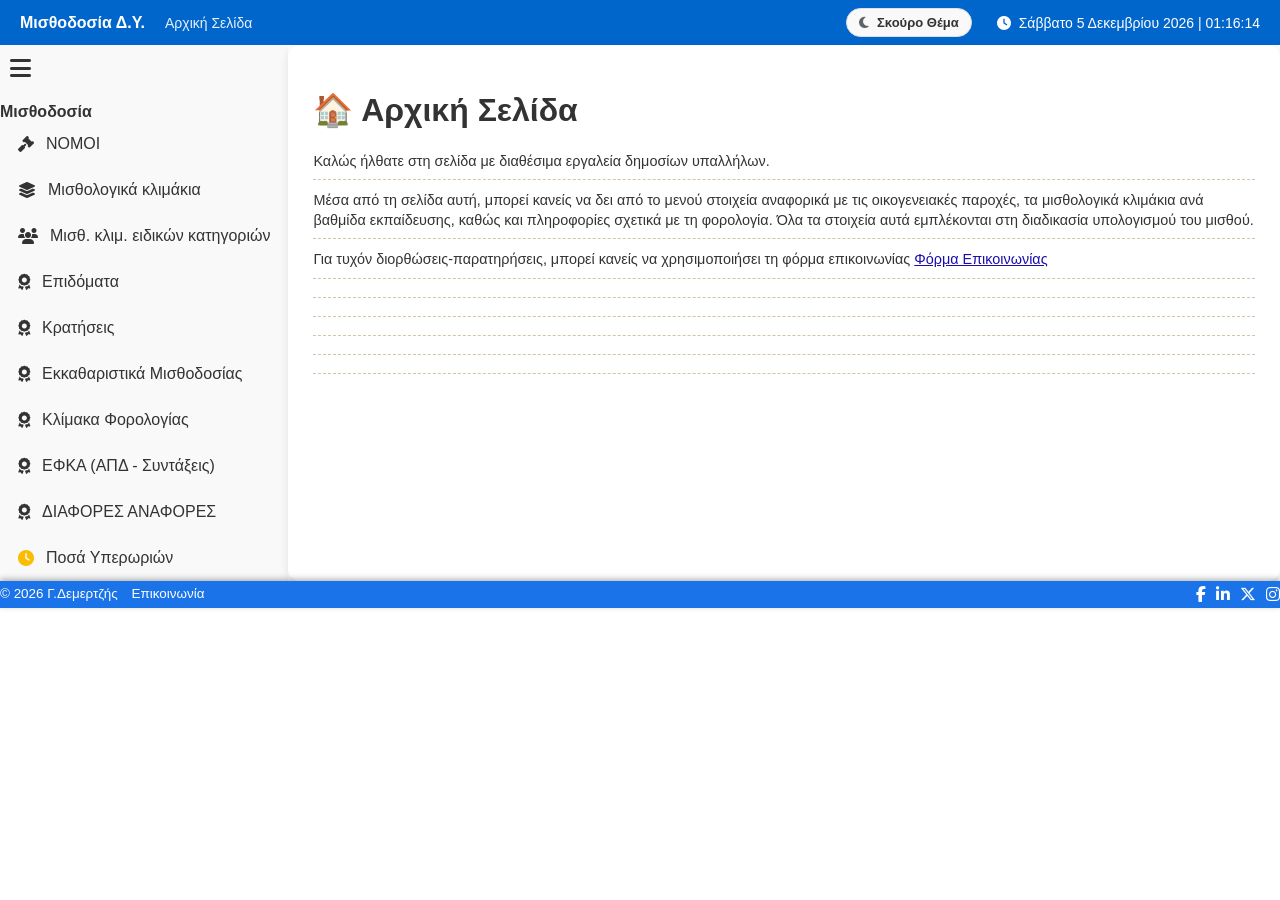
<file: Index.html>
<!DOCTYPE html>
<html lang="el">
<head>
    <meta charset="UTF-8">
    <meta name="viewport" content="width=device-width, initial-scale=1.0">
    <title>Μισθοδοσία Δημοσίων Υπαλλληλων</title>
    <link rel="stylesheet" href="https://cdnjs.cloudflare.com/ajax/libs/font-awesome/6.5.0/css/all.min.css">
    <style>
        :root { --blue-main: #1a73e8; }
        body { font-family: 'Segoe UI', sans-serif; margin: 0; background: #f8f9fa; }
        .top-bar { display: flex;  align-items: center; background: var(--blue-main); height: 45px; color: #f8f9fa; }
    /*    .container { display: flex; max-width: 1300px; margin: 20px auto; gap: 20px; padding: 0 15px; } */
        .container {
				display: grid;
				/* Η πρώτη στήλη (sidebar) προσαρμόζεται στο περιεχόμενό της, η δεύτερη παίρνει όλο τον υπόλοιπο χώρο */
				grid-template-columns: auto 1fr; 
				width: 100%;
}
		.sidebar { flex: 1 1 280px; }
        .main-content { flex: 3 1 800px; background: white; border-radius: 12px; padding: 25px; box-shadow: 0 2px 10px rgba(0,0,0,0.1); }
		.menu-title { font-weight: bold;}
        .menu-item { padding: 14px 18px; cursor: pointer; display: flex; align-items: center; gap: 12px; border-radius: 8px;  white-space: nowrap; /* Εμποδίζει το κείμενο από το να αλλάζει γραμμή */}
        .menu-item:hover { background: #f1f3f4; }
        .nav-btn { padding: 12px 16px; background: white; border: 1px solid #ddd; border-radius: 8px; cursor: pointer; margin: 5px; }
        .nav-btn.active { background: var(--blue-main); color: white; }
        .table-container { overflow-x: auto; }
        table { width: 100%; border-collapse: collapse; }
        th, td { border: 1px solid #ddd; padding: 10px; text-align: center; }
        .category-cell { text-align: left; background: #f8f9fa; font-weight: 500; }

	/* Το δεξί panel (Στυλ Παλιάς Εφημερίδας) */
.newspaper-panel {
  /*  width: 300px; */
    Height: 900px; 	
    background-color: #fbf6ec; /* Κιτρινισμένο λευκό */
    border: 1px solid #d3c4a8; /* Διακριτικό καφέ/χρυσό περίγραμμα */
    box-shadow: 3px 3px 10px rgba(0, 0, 0, 0.08), inset 0 0 40px rgba(0,0,0,0.02);
    padding: 15px;
    font-family: "Georgia", "Times New Roman", serif; /* Στυλ τύπου */
    color: #2b2b2b;
    border-radius: 2px;
}

/* Ο τίτλος του Panel (Αρχική Σελίδα + Icon) */
.panel-header {
    display: flex;
    align-items: center;
    justify-content: flex-end; /* Στην άκρη δεξιά μέσα στο panel */
    gap: 8px;
    font-size: 1.15rem;
    font-weight: bold;
    border-bottom: 2px double #d3c4a8; /* Διπλή γραμμή εφημερίδας */
    padding-bottom: 5px;
    margin-bottom: 12px;
}

/* Στοιχεία από το JSON */
.news-item {
    font-size: 0.9rem;
    line-height: 1.4;
    margin-bottom: 10px;
    border-bottom: 1px dashed #d3c4a8;
    padding-bottom: 8px;
    font-weight: normal;

}
.news-item:last-child {
    border-bottom: none;
}

/* ====================== MAX COMPACT FOOTER ====================== */
.footer {
    background-color: #1a73e8;
    color: white;
    padding: 5px 0;
    width: 100%;
    position: sticky;
    bottom: 0;
    z-index: 100;
    box-shadow: 0 -2px 6px rgba(0,0,0,0.3);
    font-size: 0.84em;
    line-height: 1.1;
}

.fφooter-content {
    max-width: 1450px;
    margin: 0 auto;
    padding: 0 15px;
    display: flex;
    align-items: center;
    justify-content: space-between;
    gap: 10px;
}



.footer-content {
    display: flex !important;
    flex-direction: row !important;
    justify-content: space-between !important;
    align-items: center !important;
    flex-wrap: nowrap !important; /* Απαγορεύει αυστηρά την αλλαγή γραμμής */
    width: 100% !important;
}

/* Σιγουρεύεται ότι το κείμενο, ο σύνδεσμος και τα social δεν πιάνουν όλο το πλάτος */
.footer-text, 
.footer-link, 
.footer-social {
    display: inline-block !important;
    width: auto !important;
    margin: 0 !important;
}

.footer-social {
    display: flex !important;
    gap: 10px !important;
}


.footer-text {
    margin: 0;
    white-space: nowrap;
    overflow: hidden;
    text-overflow: ellipsis;
    flex: 1 1 auto;
}

.footer-link {
    color: white;
    text-decoration: none;
    font-weight: 500;
    white-space: nowrap;
    padding: 0 10px;
    flex-shrink: 0;
}

.footer-link:hover {
    color: #fbbc04;
}

.footer-social {
    display: flex;
    gap: 10px;
    flex-shrink: 0;
}

.footer-social a {
    color: white;
    font-size: 1.18em;
    transition: all 0.2s;
}

.footer-social a:hover {
    color: #fbbc04;
    transform: translateY(-2px);
}

/* Responsive */
@media (max-width: 900px) {
    .footer {
        font-size: 0.82em;
        padding: 4px 0;
    }
}

@media (max-width: 700px) {
    .footer-content {
        flex-wrap: wrap;
        justify-content: center;
        gap: 8px;
    }
    .footer-text {
        width: 100%;
        text-align: center;
    }
}
/* ====================== SPECIAL LARGE TABLE ====================== */
.special-table {
    width: 100%;
    border-collapse: collapse;
    font-size: 0.89em;
    margin-top: 10px;
}

.special-table th {
    background: #1a73e8;
    color: white;
    padding: 12px 8px;
    text-align: center;
    border: 1px solid #bbb;
    font-weight: 600;
}

.special-table .section-header {
    background: #e8f0fe;
    color: #1a73e8;
    font-weight: bold;
    text-align: left;
    padding: 14px 12px;
    font-size: 1.05em;
    border: 1px solid #bbb;
}

.special-table .category-cell {
    text-align: left;
    padding: 11px 12px;
    background: #f8f9fa;
    border: 1px solid #ddd;
    font-weight: 500;
}

.special-table .amount-cell {
    text-align: right;
    padding: 11px 12px;
    border: 1px solid #ddd;
    font-weight: 500;
    color: #1a73e8;
}

/* Hover effect */
.special-table tr:hover td {
    background: #f0f7ff;
}

/* Responsive */
@media (max-width: 768px) {
    .special-table {
        font-size: 0.82em;
    }
    .special-table th, 
    .special-table td {
        padding: 8px 6px;
    }
}

/* Style for the active sidebar item */
.sidebar .menu-item.active {
    background-color: #e8f0fe; /* Light blue tint background */
    color: #1a73e8;            /* Solid brand blue text */
    font-weight: bold;         /* Accentuate text emphasis */
    border-left: 4px solid #1a73e8; /* Visual left border accent */
}


/* --- Στυλ για τα Links μέσα στα κείμενα --- */
.custom-app-link {
    color: #1a0dab;             /* Κλασικό μπλε χρώμα συνδέσμου */
    text-decoration: underline; /* Υπογράμμιση για να ξεχωρίζει */
    font-weight: 500;
    transition: color 0.2s;
}

.custom-app-link:hover {
    color: #0b51c5;             /* Ελαφρώς πιο ανοιχτό μπλε στο hover */
}

/* --- Στυλ για τη Φόρμα Επικοινωνίας (Αντίγραφο εικόνας) --- */
.contact-page {
    font-family: sans-serif;
    color: #333;
    padding: 10px;
}

.contact-breadcrumb {
    font-size: 14px;
    color: #666;
    margin-bottom: 10px;
}

.contact-breadcrumb a {
    color: #0066cc;
    text-decoration: underline;
}

.contact-divider {
    border: 0;
    border-top: 1px solid #e0e0e0;
    margin-bottom: 20px;
}

.contact-header {
    display: flex;
    align-items: center;
    justify-content: flex-end; /* Στοίχιση δεξιά όπως στην εικόνα */
    gap: 8px;
    margin-bottom: 25px;
}

.contact-header h2 {
    margin: 0;
    font-size: 22px;
    font-weight: bold;
}

.contact-icon {
    font-size: 24px;
}

/* Στυλ Πεδίων */
.contact-form {
    max-width: 500px; /* Περιορισμός πλάτους όπως στην εικόνα */
    margin: 0 left;
}

.form-group {
    margin-bottom: 20px;
}

.form-group label {
    display: block;
    font-size: 15px;
    margin-bottom: 6px;
}

.form-control {
    width: 100%;
    padding: 8px 12px;
    font-size: 14px;
    border: 1px solid #ccc;
    border-radius: 4px;
    box-sizing: border-box;
}

/* Εφέ focus στο Email (γαλάζιο περίγραμμα) */
.form-control:focus {
    border-color: #66afe9;
    outline: 0;
    box-shadow: inset 0 1px 1px rgba(0,0,0,.075), 0 0 8px rgba(102,175,233,.6);
}

.form-help {
    display: block;
    margin-top: 6px;
    font-size: 12px;
    color: #737373;
    line-height: 1.4;
}

.data-privacy-link {
    color: #23527c;
    text-decoration: underline;
}

/* Container για τη στοίχιση του κουμπιού */
.form-actions {
    margin-top: 25px;
    display: flex;
    justify-content: flex-start; /* Στοίχιση αριστερά, κάτω από τα πεδία */
}

/* Το στυλ του κουμπιού Υποβολή */
.btn-submit {
    background-color: #2b6cb0;     /* Ίδιο μπλε με το top bar/highlight των νόμων σας */
    color: #ffffff;                /* Λευκά γράμματα */
    border: none;
    padding: 10px 24px;            /* Άνετο μέγεθος για κλικ */
    font-size: 15px;
    font-weight: bold;
    border-radius: 4px;            /* Ελαφρώς στρογγυλεμένες γωνίες */
    cursor: pointer;               /* Δείκτης ποντικιού (χεράκι) */
    transition: background-color 0.2s, box-shadow 0.2s;
    box-shadow: 0 2px 4px rgba(0, 0, 0, 0.1);
}

/* Εφέ όταν ο χρήστης περνάει το ποντίκι πάνω από το κουμπί (Hover) */
.btn-submit:hover {
    background-color: #1e4e80;     /* Πιο σκούρο μπλε */
}

/* Εφέ όταν το κουμπί πατηθεί (Active) */
.btn-submit:active {
    background-color: #1a4066;
    box-shadow: inset 0 2px 4px rgba(0, 0, 0, 0.2);
}

/* Στυλ για τα κόκκινα μηνύματα με ενσωματωμένο animation */
.error-message {
    color: #d9534f;
    font-size: 13px;
    margin-top: 5px;
    font-weight: 500;
    min-height: 18px;
    
    /* Ενεργοποίηση του animation όταν εμφανίζεται περιεχόμενο */
    display: block;
}

/* 🌟 Όταν το container έχει κείμενο (δεν είναι άδειο), εκτελείται το animation */
.error-message:not(:empty) {
    animation: bounceIn 0.4s ease-out forwards;
}

/* Κόκκινο περίγραμμα στο input με ομαλή μετάβαση */
.form-control--invalid {
    border-color: #d9534f !important;
    background-color: #fff8f8;
    transition: border-color 0.2s ease, background-color 0.2s ease;
}

/* 🎬 ΟΡΙΣΜΟΣ ΤΟΥ ANIMATION (Bounce In Effect) */
@keyframes bounceIn {
    0% {
        opacity: 0;
        transform: translateY(-5px) scale(0.95);
    }
    50% {
        opacity: 0.8;
        transform: translateY(2px) scale(1.02); /* Μικρή αναπήδηση προς τα κάτω */
    }
    80% {
        transform: translateY(-1px) scale(0.99); /* Ελαφριά διόρθωση */
    }
    100% {
        opacity: 1;
        transform: translateY(0) scale(1);       /* Τελική θέση */
    }
}

/* 🌟 Κρύβει το Honeypot πεδίο με ασφάλεια από τους ανθρώπους */
.form-group-hp {
    opacity: 0;
    position: absolute;
    top: 0;
    left: 0;
    height: 0;
    width: 0;
    z-index: -1;
    overflow: hidden;
    pointer-events: none;
}

/* 🌟 */
/* --- Καθολικό Στυλ για όλους τους Πίνακες --- */
table {
    width: 100%;
    border-collapse: collapse; /* Ενοποιεί τα διπλά περιγράμματα σε ένα */
    margin: 20px 0;
    font-family: sans-serif;
    background-color: #ffffff;
    box-shadow: 0 1px 3px rgba(0, 0, 0, 0.05); /* Απαλή σκιά */
}

/* Στυλ για την επικεφαλίδα του πίνακα (Θύρες / Κολώνες) */
th {
    background-color: #ffffff;    /* Λευκό φόντο όπως στην εικόνα */
    color: #000000;               /* Μαύρα έντονα γράμματα */
    font-weight: bold;
    text-align: center;           /* Στοίχιση στο κέντρο */
    padding: 12px 15px;
    border-bottom: 2px solid #e0e0e0; /* Πιο έντονη γραμμή κάτω από την κεφαλίδα */
    font-size: 15px;
}

/* Στυλ για τα κελιά των δεδομένων */
td {
    padding: 10px 15px;
    text-align: center;           /* Κεντραρισμένα νούμερα */
    color: #333333;
    font-size: 14px;
    border-bottom: 1px solid #ededed; /* Απαλή ενδιάμεση γραμμή */
}

/* Εναλλαγή χρώματος στις γραμμές (Zebra striping) για ευκολότερη ανάγνωση */
tr:nth-child(even) {
    background-color: #f9f9f9;     /* Πολύ απαλό γκρι στις ζυγές γραμμές */
}

/* Hover εφέ: Φωτίζεται η γραμμή πάνω από την οποία βρίσκεται το ποντίκι */
tr:hover {
    background-color: #f1f5f9;     /* Γαλαζωπό-γκρι highlighting */
    transition: background-color 0.15s ease;
}

/* Στυλ για την πρώτη κολώνα (π.χ. ο αριθμός κλιμακίου 1, 2, 3...) */
td:first-child {
    font-weight: bold;            /* Έντονα γράμματα για τα κλιμάκια */
    color: #000000;
}


/* 1. Ο container των κουμπιών (το div με id="allowance-nav") */
#allowance-nav {
    display: flex;
    flex-wrap: wrap;       /* Αν δεν χωράνε σε μία γραμμή, αλλάζουν σειρά */
    gap: 8px;              /* Σταθερή απόσταση μεταξύ των κουμπιών */
    margin-bottom: 20px;
}

/* 2. Τα κουμπιά γίνονται inline-block και μικραίνουν σε padding */
.nav-btn {
    display: inline-flex;  /* Ευθυγραμμίζει τέλεια το εικονίδιο με το κείμενο */
    align-items: center;
    padding: 8px 14px;     /* Μειώθηκε το padding (από 12px 16px) */
    background: white;
    border: 1px solid #ddd;
    border-radius: 6px;    /* Ελαφρώς πιο κομψές γωνίες */
    cursor: pointer;
    font-size: 14px;       /* Ιδανικό μέγεθος για εξοικονόμηση χώρου */
    transition: all 0.2s ease;
}

.nav-btn i {
    margin-right: 8px;     /* Απόσταση του εικονιδίου από το κείμενο */
}

.nav-btn.active {
    background: var(--blue-main);
    color: white;
    border-color: var(--blue-main);
}

/* Hover εφέ για καλύτερη εμπειρία χρήσης */
.nav-btn:hover:not(.active) {
    background: #f5f5f5;
    border-color: #ccc;
}

/* Βασικό στυλ του κουμπιού */
.nav-btn {
    padding: 6px 12px;
    cursor: pointer;
    background-color: #0066cc;
    color: white;
    border: 1px solid #0066cc;
    border-radius: 4px;
    transition: all 0.2s ease;
}

/* 🌟 Hover εφέ: Ενεργοποιείται ΜΟΝΟ αν το κουμπί ΔΕΝ έχει την κλάση .active */
.nav-btn:hover:not(.active) {
    background: #f5f5f5;
    border-color: #ccc;
    color: #333;
}

/* 🌟 Στυλ για το Ενεργό (Active) κουμπί */
.nav-btn.active {
    background-color: #004c99 !important; /* Σκούρο μπλε */
    border-color: #004c99 !important;
    color: white !important;
    cursor: default; /* Αλλάζει τον κέρσορα αφού είναι ήδη επιλεγμένο */
}


/* 🌟 Το responsive δοχείο του πίνακα */
.table-responsive {
    width: 100%;
    overflow-x: auto;          /* 🌟 Ενεργοποιεί το οριζόντιο scroll μόνο αν χρειάζεται */
    -webkit-overflow-scrolling: touch; /* Ομαλό scroll σε iPhones/iPads */
    margin: 20px 0;
    border-radius: 4px;
    box-shadow: 0 1px 3px rgba(0, 0, 0, 0.05);
}
0
/* Κλειδώνουμε το ελάχιστο πλάτος του πίνακα για να μην συμπιέζεται σε μικρές οθόνες */
.table-responsive table {
    margin: 0;                 /* Αφαιρούμε το margin του table αφού το έχει το wrapper */
    min-width: 600px;          /* 🌟 Αναγκάζει τον πίνακα να διατηρεί τη δομή του στα κινητά */
}


/* --- Το Ειδικό Μπλε Στυλ Πίνακα (Όπως στην Εικόνα) --- */
.custom-blue-table {
    width: 100%;
    border-collapse: collapse;
    margin: 15px 0;
    font-family: sans-serif;
    border: 1px solid #b3d1ff; /* Απαλό μπλε εξωτερικό περίγραμμα */
}

/* 🌟 Η Μπλε Κεφαλίδα του Πίνακα */
.custom-blue-table th {
    background-color: #1a73e8 !important; /* Έντονο μπλε backend χρώμα */
    color: #ffffff !important;            /* Λευκά γράμματα */
    font-weight: normal;                  /* Κανονική γραμματοσειρά όπως στην εικόνα */
    font-size: 14px;
    padding: 12px 10px;
    text-align: center;
    border: 1px solid #4d94ff;            /* Εσωτερικά κάθετα διαχωριστικά περιγράμματα */
}

/* 🌟 Τα Κελιά των Δεδομένων */
.custom-blue-table td {
    padding: 14px 10px;
    font-size: 14px;
    color: #1a73e8;                       /* Μπλε/Γαλάζια γράμματα για τα ποσά */
    text-align: center;                   /* Κεντραρισμένα νούμερα */
    border: 1px solid #e0e0e0;            /* Λεπτό γκρίζο περίγραμμα γύρω από κάθε κελί */
    background-color: #ffffff;
}

/* Η πρώτη στήλη (Κατηγορία) στοιχίζεται αριστερά και έχει σκούρα γράμματα */
.custom-blue-table td.table-cat-cell {
    text-align: left !important;
    font-weight: normal;
    color: #333333 !important;            /* Σκούρο γκρι/μαύρο για τις κατηγορίες */
    padding-left: 15px;
}

/* Εναλλαγή χρωμάτων στις γραμμές (Zebra) */
.custom-blue-table tr:nth-child(even) td {
    background-color: #fcfdfe;            /* Πολύ-πολύ απαλό μπλε/λευκό φόντο */
}

/* Hover εφέ γραμμής */
.custom-blue-table tr:hover td {
    background-color: #f1f7ff;            /* Διακριτικό highlight στο hover */
}

/* --- Toggle Button Ιστορικού --- */
.btn-history-toggle {
    background-color: #ffffff;
    color: #1a73e8;
    border: 1px solid #1a73e8;
    padding: 8px 16px;
    font-size: 14px;
    font-weight: bold;
    border-radius: 6px;
    cursor: pointer;
    transition: all 0.2s ease;
    display: inline-flex;
    align-items: center;
    gap: 8px;
}

.btn-history-toggle:hover {
    background-color: #f1f7ff;
}

.btn-history-toggle--active {
    background-color: #f3f4f6;
    color: #4b5563;
    border-color: #d1d5db;
}

/* --- Κάρτες Περιόδων (Επάνω Μέρος Εικόνας) --- */
.period-info-cards {
    display: flex;
    gap: 20px;
    margin-bottom: 25px;
}

.period-card {
    flex: 1;
    padding: 15px;
    border-radius: 8px;
    font-size: 13px;
    line-height: 1.5;
}

.period-card p {
    margin: 5px 0 0 0;
    color: #555;
}

.period-card__badge {
    font-weight: bold;
    font-size: 11px;
    letter-spacing: 0.5px;
}

/* Πράσινη Κάρτα Περιόδου Α */
.period-card--a {
    background-color: #e8f5e9;
    border: 1px solid #c8e6c9;
}
.period-card--a .period-card__badge {
    color: #2e7d32;
}

/* Μπλε Κάρτα Περιόδου Β */
.period-card--b {
    background-color: #e8f0fe;
    border: 1px solid #d2e3fc;
}
.period-card--b .period-card__badge {
    color: #1a73e8;
}

/* --- Συγκριτικός Πίνακας Ιστορικού --- */
.history-comparison-table {
    width: 100%;
    border-collapse: collapse;
    margin-top: 15px;
}

.history-comparison-table th {
    background-color: #ffffff !important;
    color: #666666 !important;
    font-weight: normal !important;
    font-size: 13px;
    padding: 12px 10px;
    border-bottom: 1px solid #e0e0e0;
}

.history-comparison-table td {
    padding: 14px 10px;
    border-bottom: 1px solid #f0f0f0;
    font-size: 14px;
    text-align: center;
    vertical-align: middle;
}

/* Badges Ποσών (Όπως στην εικόνα) */
.price-badge {
    display: inline-block;
    padding: 6px 16px;
    border-radius: 4px;
    font-weight: bold;
    min-width: 50px;
}

.price-badge--a {
    background-color: #e8f5e9;
    color: #2e7d32;
}

.price-badge--b {
    background-color: #e8f0fe;
    color: #1a73e8;
}

/* Badge Αύξησης (Πράσινο κείμενο) */
.diff-badge {
    color: #2e7d32;
    font-weight: bold;
}

/* Καθαρισμός και ομοιομορφία κειμένου από μετατροπή Word */
#word-document-content {
    font-family: sans-serif;
    color: #333333;
    line-height: 1.6;
    font-size: 15px;
}

#word-document-content h1, 
#word-document-content h2, 
#word-document-content h3 {
    color: #000000;
    margin-top: 25px;
    margin-bottom: 12px;
    font-weight: bold;
}

#word-document-content p {
    margin-bottom: 14px;
    text-align: justify; /* Στοίχιση πλήρους πλάτους για επαγγελματική αναφορά */
}

/* --- Βασικές μεταβλητές για το Light (Άσπρο) Θέμα --- */
:root {
    --bg-color: #ffffff;
    --text-color: #333333;
    --sidebar-bg: #f9f9f9;
}
/* --- 1. ΟΡΙΣΜΟΣ ΜΕΤΑΒΛΗΤΩΝ ΓΙΑ LIGHT (ΑΣΠΡΟ) ΘΕΜΑ --- */
:root {
    --bg-main: #ffffff;
    --text-main: #333333;
    --text-titles: #000000;
    --sidebar-bg: #f9f9f9;
    --table-header-bg: #1a73e8; /* Το κλασικό μπλε */
    --table-header-text: #ffffff;
    --table-cell-bg: #ffffff;
    --table-cell-bg-even: #fcfdfe;
    --table-cell-text: #1a73e8;
    --border-color: #e0e0e0;
}

/* --- 2. 🌟 ΟΡΙΣΜΟΣ ΜΕΤΑΒΛΗΤΩΝ ΓΙΑ DARK (ΣΚΟΥΡΟ) ΘΕΜΑ --- */
body.dark-theme {
    --bg-main: #1a1a1a;          /* Σκούρο φόντο εφαρμογής */
    --text-main: #b3b3b3;        /* Απαλό γκρι κείμενο για να μην κουράζει */
    --text-titles: #ffffff;      /* Καθαρά λευκοί τίτλοι */
    --sidebar-bg: #262626;       /* Σκούρη sidebar */
    --table-header-bg: #0d47a1;   /* Πιο βαθύ/σκούρο μπλε για την κεφαλίδα */
    --table-header-text: #ffffff;
    --table-cell-bg: #2d2d2d;    /* Σκούρα γκρι κελιά πίνακα */
    --table-cell-bg-even: #222222;/* Εναλλαγή zebra σε ακόμα πιο σκούρο */
    --table-cell-text: #64b5f6;  /* Φωτεινό γαλάζιο στα νούμερα για να διαβάζονται */
    --border-color: #444444;     /* Σκούρα περιγράμματα */
}

/* --- 3. ΕΦΑΡΜΟΓΗ ΤΩΝ ΜΕΤΑΒΛΗΤΩΝ ΣΤΑ ΣΤΟΙΧΕΙΑ ΣΑΣ --- */
body {
    background-color: var(--bg-main);
    color: var(--text-main);
    transition: background-color 0.3s ease, color 0.3s ease;
}

#main-content {
    background-color: var(--bg-main);
    color: var(--text-main);
}

/* Η Sidebar των Άρθρων (Διορθώνεται για το Dark Mode) */
.sidebar, #articleMenu, .menu {
    background-color: var(--sidebar-bg) !important;
    border-color: var(--border-color) !important;
}

/* Τα κείμενα του Word/Mammoth (Διορθώνονται για το Dark Mode) */
#word-document-content {
    color: var(--text-main) !important;
}
#word-document-content h1, 
#word-document-content h2, 
#word-document-content h3 {
    color: var(--text-titles) !important;
}

/* --- 4. 🌟 ΔΙΟΡΘΩΣΗ ΤΟΥ ΜΠΛΕ ΠΙΝΑΚΑ (Αλλάζει δυναμικά) --- */
.custom-blue-table {
    border: 1px solid var(--border-color) !important;
}

.custom-blue-table th {
    background-color: var(--table-header-bg) !important;
    color: var(--table-header-text) !important;
    border: 1px solid var(--border-color) !important;
}

.custom-blue-table td {
    background-color: var(--table-cell-bg) !important;
    color: var(--table-cell-text) !important; /* Τα ποσά γίνονται φωτεινά γαλάζια στο dark mode */
    border: 1px solid var(--border-color) !important;
}

/* Zebra striping στο Dark Mode */
.custom-blue-table tr:nth-child(even) td {
    background-color: var(--table-cell-bg-even) !important;
}

/* Hover εφέ στο Dark Mode */
.custom-blue-table tr:hover td {
    background-color: var(--sidebar-bg) !important;
}

/* Διόρθωση πρώτης στήλης κατηγοριών */
.custom-blue-table td.table-cat-cell {
    color: var(--text-titles) !important; /* Λευκά γράμματα για τις κατηγορίες στο dark */
}


/* --- 5. ΣΤΥΛ ΓΙΑ ΤΟ TOGGLE BUTTON --- */
.theme-toggle-btn {
    background: var(--sidebar-bg);
    border: 1px solid var(--border-color);
    color: var(--text-main);
    padding: 6px 12px;
    border-radius: 20px;
    cursor: pointer;
    display: inline-flex;
    align-items: center;
    gap: 8px;
    font-size: 13px;
    font-weight: bold;
    transition: all 0.2s ease;
}

/* Διαχείριση των εικονιδίων Ήλιου/Φεγγαριού */
.icon-light { display: none; color: #fbbc04; }
.icon-dark { display: inline-block; color: #5f6368; }

body.dark-theme .icon-light { display: inline-block; }
body.dark-theme .icon-dark { display: none; }
body.dark-theme .theme-toggle-btn { background: #333; }


/* --- 🌟 Όταν το body έχει την κλάση .dark-theme, αλλάζουν οι τιμές --- */
body.dark-theme {
    --bg-color: #1a1a1a;       /* Σκούρο γκρι/μαύρο φόντο */
    --text-color: #f5f5f5;     /* Λευκά/ανοιχτά γράμματα */
    --sidebar-bg: #2d2d2d;     /* Πιο σκούρα sidebar */
    background-color: var(--bg-color);
    color: var(--text-color);
}
/* =================================================================
   1. ΔΙΟΡΘΩΣΗ ΓΙΑ ΤΑ ΟΡΙΖΟΝΤΙΑ ΚΟΥΜΠΙΑ (NAV-BTN) ΣΤΟ DARK MODE
==================================================================== */

/* Τα ανενεργά οριζόντια κουμπιά στο Dark Mode */
body.dark-theme .nav-btn {
    background-color: #2d2d2d !important; /* Σκούρο γκρι φόντο αντί για λευκό */
    color: #ffffff !important;            /* Καθαρά λευκά γράμματα */
    border-color: #444444 !important;     /* Σκούρο περίγραμμα */
}

/* Hover εφέ στα ανενεργά κουμπιά στο Dark Mode */
body.dark-theme .nav-btn:hover:not(.active) {
    background-color: #3d3d3d !important; /* Ελαφρώς πιο ανοιχτό γκρι */
    color: #ffffff !important;
}

/* Το ΕΝΕΡΓΟ (Active) οριζόντιο κουμπί στο Dark Mode */
body.dark-theme .nav-btn.active {
    background-color: #1a73e8 !important; /* Κρατάει το έντονο μπλε */
    color: #ffffff !important;            /* Λευκά γράμματα */
    border-color: #1a73e8 !important;
}


/* =================================================================
   2. ΔΙΟΡΘΩΣΗ ΓΙΑ ΤΟΥΣ ΤΙΤΛΟΥΣ ΚΑΙ ΤΙΣ ΠΕΡΙΓΡΑΦΕΣ (RIGHT PANEL)
==================================================================== */

/* 🌟 Ο μεγάλος τίτλος του επιδόματος πάνω από τον πίνακα στο Dark Mode */
body.dark-theme .allowance-main-title {
    color: #ffffff !important;            /* Αναγκάζει τον τίτλο να γίνει λευκός */
}

/* Η πλάγια περιγραφή του επιδόματος (αν υπάρχει) στο Dark Mode */
body.dark-theme #allowance-details p,
body.dark-theme #main-content p {
    color: #b3b3b3 !important;            /* Απαλό φωτεινό γκρι για να διαβάζεται */
}


/* =================================================================
   3. ΔΙΟΡΘΩΣΗ ΓΙΑ ΤΟ HOVER ΣΤΗ SIDEBAR (LEFT NAV BAR)
==================================================================== */

/* Όταν ο χρήστης περνάει το ποντίκι πάνω από επιλογή του μενού στο Dark Mode */
body.dark-theme .menu-item:hover,
body.dark-theme .menu__link:hover {
    background-color: #3d3d3d !important; /* Σκούρο γκρι highlight */
    color: #ffffff !important;            /* 🌟 Εξασφαλίζει ότι τα γράμματα θα παραμείνουν λευκά */
}

/* Η επιλεγμένη (Active) κλάση στο αριστερό μενού στο Dark Mode */
body.dark-theme .menu-item.active,
body.dark-theme .menu__link--active {
    background-color: #1a73e8 !important; /* Μπλε φόντο */
    color: #ffffff !important;            /* Λευκά γράμματα */
}

/* Εφαρμογή των μεταβλητών στα βασικά στοιχεία της σελίδας σας */
body {
    background-color: var(--bg-color);
    color: var(--text-color);
    transition: background-color 0.3s ease, color 0.3s ease; /* Ομαλό εφέ μετάβασης */
}

#main-content {
    background-color: var(--bg-color);
    color: var(--text-color);
}

/* Ειδικές ρυθμίσεις για τον πίνακα εξέλιξης λόγω του μεγάλου πλήθους στηλών */
.evolution-table {
    min-width: 900px !important; /* Αναγκάζει τον πίνακα να διατηρεί σωστό πλάτος στο scroll */
}

.evolution-table th {
    padding: 8px 4px !important;
    font-size: 13px !important;
}

.evolution-table td {
    padding: 10px 4px !important;
    font-size: 13px !important;
}

/* Light Mode: Σκούρο γκρι/μαύρο χρώμα στα ποσά για να ξεχωρίζουν από τα επιδόματα */
.evolution-table td:not(.table-cat-cell) {
    color: #333333;
}

/* Dark Mode: Φωτεινό λευκό/γκρι χρώμα στα ποσά για την εξέλιξη κλιμακίων */
body.dark-theme .evolution-table td:not(.table-cat-cell) {
    color: var(--text-titles) !important;
}

/* Ρυθμίσεις πλάτους για τον πίνακα εξέλιξης κλιμακίων */
.evolution-table {
    min-width: 1000px !important; /* Εξασφαλίζει ότι ο πίνακας δεν θα συμπιεστεί */
}

.evolution-table th {
    padding: 10px 2px !important;
    font-size: 13px !important;
}

.evolution-table td {
    padding: 12px 2px !important;
    font-size: 13px !important;
}

/* Light Mode: Χρώμα αριθμών */
.evolution-table td:not(.table-cat-cell) {
    color: #444444;
}

/* Dark Mode: Χρώμα αριθμών */
body.dark-theme .evolution-table td:not(.table-cat-cell) {
    color: var(--table-cell-text) !important; /* Φωτεινό γαλάζιο στο Dark Mode */
}

/* --- Στυλ για τα Links στα Breadcrumbs --- */
.breadcrumb-link {
    color: #0066cc;             /* Κλασικό μπλε χρώμα πλοήγησης */
    text-decoration: underline; /* Υπογράμμιση για να φαίνεται ότι πατιέται */
    font-weight: 500;
    transition: color 0.2s ease;
}

.breadcrumb-link:hover {
    color: #004499;             /* Πιο σκούρο μπλε στο hover */
}

/* 🌟 Διόρθωση για το Dark Mode: Γίνεται φωτεινό γαλάζιο για να διαβάζεται στο μαύρο φόντο */
body.dark-theme .breadcrumb-link {
    color: #64b5f6;
}

body.dark-theme .breadcrumb-link:hover {
    color: #90caf9;
}

.my-custom-btn {
    background-color: #0066cc; /* Μπλε χρώμα σαν την κεφαλίδα σας */
    color: white;
    border: none;
    padding: 6px 12px;
    font-size: 14px;
    border-radius: 4px;
    cursor: pointer;
    transition: background 0.2s;
}

.my-custom-btn:hover {
    background-color: #004c99; /* Σκούρο μπλε στο hover */
}

/* Το container των κουμπιών */
#special-tabs {
    display: flex;
    flex-wrap: wrap;      /* Επιτρέπει στα κουμπιά να αλλάζουν γραμμή σε μικρές οθόνες */
    gap: 10px;            /* Απόσταση μεταξύ των κουμπιών */
    margin-bottom: 20px;
    width: 100%;
}

/* Το στυλ του κάθε κουμπιού */
#special-tabs .tab-btn {
  /*  flex: 1 1 auto;  */     /* Τα κουμπιά μεγαλώνουν ισόποσα για να γεμίσουν τον χώρο */
    flex: 1 ;         /* Αναγκάζει όλα τα buttons να έχουν ακριβώς το ίδιο πλάτος */
  
    display: inline-flex;
	 align-items: center;
	  justify-content: center; 
	 
   min-width: 160px;     /* Ελάχιστο πλάτος για να μην μικραίνουν υπερβολικά */
    padding: 12px 20px;
    font-size: 14px;
    font-weight: 500;
    color: #333;
    background-color: #f1f3f5;
    border: 1px solid #ced4da;
    border-radius: 6px;
    cursor: pointer;
    transition: all 0.2s ease;
    text-align: center;
}

/* Στυλ όταν το κουμπί είναι επιλεγμένο (Active) */
#special-tabs .tab-btn.active {
    background-color: #0066cc; /* Μπλε χρώμα */
    color: white;
    border-color: #0066cc;
    box-shadow: 0 2px 4px rgba(0,0,0,0.1);
}

/* Εφέ όταν ο χρήστης περνάει το ποντίκι (Hover) */
#special-tabs .tab-btn:hover:not(.active) {
    background-color: #e2e6ea;
    border-color: #adb5bd;
}

/* Mobile responsive προσαρμογή για πολύ μικρές οθόνες (κινητά) */
@media (max-width: 600px) {
    #special-tabs .tab-btn {
        flex: 1 1 100%;   /* Σε πολύ μικρές οθόνες, κάθε κουμπί πιάνει όλη τη γραμμή (100%) */
        padding: 14px;    /* Μεγαλύτερο padding για πιο εύκολο πάτημα με το δάχτυλο */
    }
}




/* Η κεντρική μπάρα */
.top-bar {
    display: flex;
    justify-content: space-between; /* Σπρώχνει την αριστερή και τη δεξιά ομάδα στα άκρα */
    align-items: center;            /* Στοιχίζει τα πάντα κατακόρυφα στο κέντρο */
    background-color: #0066cc;      /* Το έντονο μπλε φόντο σας */
    padding: 10px 20px;
    font-family: sans-serif;
    box-sizing: border-box;
}

/* Αριστερή ομάδα στοιχείων */
.top-bar-left {
    display: flex;
    align-items: center;
    gap: 20px;                      /* Καθαρή απόσταση μεταξύ Τίτλου και Αρχικής Σελίδας */
}

.top-bar-left .brand {
    color: white;
    font-weight: bold;
    font-size: 16px;
}

.top-bar-left .nav-link {
    color: rgba(255, 255, 255, 0.9);
    text-decoration: none;
    font-size: 14px;
}

/* Δεξιά ομάδα στοιχείων (Dark mode & Ρολόι) */
.top-bar-right {
    display: flex;
    align-items: center;
    gap: 25px;                      /* 🌟 Μεγάλη και καθαρή απόσταση μεταξύ Dark Mode και Ρολογιού */
}

/* Το κουμπί του Σκούρου Θέματος */
.theme-btn {
    display: inline-flex;
    align-items: center;
    gap: 8px;
    background-color: white;
    color: #333;
    border: none;
    padding: 6px 14px;
    border-radius: 20px;            /* Σχήμα κάψουλας όπως στην εικόνα σας */
    font-size: 14px;
    font-weight: bold;
    cursor: pointer;
    box-shadow: 0 2px 4px rgba(0,0,0,0.1);
}

/* Το Ρολόι */
#live-clock {
    display: inline-flex;
    align-items: center;
    gap: 8px;                       /* Απόσταση ανάμεσα στο εικονίδιο ρολογιού και το κείμενο */
    color: white;                   /* 🌟 Διορθώθηκε σε λευκό για να διαβάζεται τέλεια πάνω στο μπλε */
    font-size: 14px;
    font-weight: 500;
    white-space: nowrap;            /* Αποτρέπει το σπάσιμο σε 2 γραμμές */
}

/* Responsive σχεδίαση για κινητά */
@media (max-width: 768px) {
    .top-bar {
        flex-direction: column;
        gap: 12px;
        text-align: center;
    }
    .top-bar-left, .top-bar-right {
        flex-direction: column;
        gap: 10px;
    }
}


    .player-container { display: inline-flex; flex-direction: column; gap: 8px; width: 250px; font-family: sans-serif; }
    .audio-button { display: inline-flex; align-items: center; justify-content: center; gap: 8px; padding: 12px 20px; font-size: 16px; font-weight: bold; cursor: pointer; border: none; border-radius: 6px; color: white; background-color: #dc3545; transition: background-color 0.3s ease; }
    .audio-button.playing { background-color: #28a745; }
    .audio-button svg { width: 18px; height: 18px; }
    .progress-container { width: 100%; height: 6px; background-color: #e0e0e0; border-radius: 3px; overflow: hidden; }
    .progress-bar { width: 0%; height: 100%; background-color: #007bff; transition: width 0.1s linear; }
    .time-display { font-size: 12px; color: #666; text-align: right; }



	/* Στυλ για το Hamburger Button */
.hamburger-btn {
    background: none;
    border: none;
    color: inherit;
    font-size: 1.5rem;
    cursor: pointer;
    padding: 10px;
    display: block;
    margin-bottom: 10px;
}

/* Κλάση για όταν η sidebar είναι μαζεμένη (Collapsed) */
/* Διορθωμένο στυλ για τη συρρικνωμένη sidebar */
.sidebar.collapsed {
    width: 60px !important; /* Αναγκαστικό μικρό πλάτος */
    min-width: 60px !important;
    max-width: 60px !important;
    padding-left: 0 !important;
    padding-right: 0 !important;
    overflow: hidden; /* Κρύβει οτιδήποτε προεξέχει */
}

/* Απόκρυψη όλων των κειμένων, τίτλων και υπομενού */
.sidebar.collapsed .menu-text,
.sidebar.collapsed .menu-title,
.sidebar.collapsed .arrow,
.sidebar.collapsed .submenu {
    display: none !important; 
}

/* Κεντράρισμα των εικονιδίων στο ελάχιστο πλάτος */
.sidebar.collapsed .menu-item {
 margin: 0 !important;
    width: 100% !important;
    padding-left: 0 !important;
    padding-right: 0 !important;
	padding: 15px 0 !important;
    justify-content: center !important;
    text-align: center;
}

/* Διασφάλιση ότι τα εικονίδια έχουν σωστό μέγεθος και δεν έχουν περιθώρια */
.sidebar.collapsed .menu-item i {
    margin-right: 0 !important;
    font-size: 1.25rem; /* Ρυθμίστε το μέγεθος ανάλογα με την προτίμησή σας */
}


/* Στυλ για Δομή Submenu */
.menu-item.has-submenu {
    display: flex;
    justify-content: space-between;
    align-items: center;
}
.arrow {
    transition: transform 0.3s;
}
.menu-item.has-submenu.open .arrow {
    transform: rotate(180deg); /* Περιστροφή βέλους όταν ανοίγει */
}
.submenu {
    display: none; /* Κρυφό από προεπιλογή */
    background-color: rgba(0, 0, 0, 0.05);
    padding-left: 20px;
}
.submenu.open {
    display: block; /* Εμφάνιση όταν ενεργοποιείται */
}
.submenu-item {
    padding: 8px 10px;
    cursor: pointer;
    font-size: 0.9em;
}
.submenu-item:hover {
    background-color: rgba(0, 0, 0, 0.1);
}

	
    </style>
</head>
<body>
    

    <!-- TOP BAR -->
	
<!--	
    <div class="top-bar">
        Μισθοδοσία Δ.Υ. 
        <a href="#" onclick="showInitialPage(); return false;" style="color: white; text-decoration: none; margin-left: 10px;">Αρχική Σελίδα</a>
	-->	
		<!-- Τοποθετήστε το κουμπί στο Header του index.html σας -->
	<!--	 
		<button class="theme-toggle-btn" onclick="toggleTheme()" aria-label="Εναλλαγή Θέματος">
			<i class="fas fa-moon icon-dark"></i>
			<i class="fas fa-sun icon-light"></i>
			<span class="theme-text">Σκούρο Θέμα</span>
		</button>
 <div class = "top-bar"  id="live-clock" style="font-size: 14px; font-weight: 500; color: #333;"></div>

    </div>
	-->
	<div class="top-bar">
    <!-- Αριστερή πλευρά: Τίτλος και Πλοήγηση -->
    <div class="top-bar-left">
        <span class="brand">Μισθοδοσία Δ.Υ.</span>
        <a href="#"   onclick="showInitialPage(); return false;"  class="nav-link">Αρχική Σελίδα</a>
    </div>
    
    <!-- Δεξιά πλευρά: Σκούρο Θέμα και Ρολόι -->
    <div class="top-bar-right">
        <!-- Κουμπί Dark Mode -->
		<button class="theme-toggle-btn" onclick="toggleTheme()" aria-label="Εναλλαγή Θέματος">
			<i class="fas fa-moon icon-dark"></i>
			<i class="fas fa-sun icon-light"></i>
			<span class="theme-text">Σκούρο Θέμα</span>
		</button>
<!--      
	  <button id="dark-mode-toggle"  class="theme-toggle-btn"  onclick="toggleTheme()" >
            <i class="fas fa-moon"></i> 
			<i class="fas fa-sun icon-light"></i>
			<span class="theme-text">Σκούρο Θέμα</span>
        </button>
		-->
        
        <!-- Ζωντανό Ρολόι με εικονίδιο -->
        <div id="live-clock">
            <i class="fas fa-clock"></i> 
            <span id="clock-text">Τετάρτη 15 Ιουλίου 2026 | 11:02:02</span>
        </div>
    </div>
</div>


    <!-- MAIN BODY CONTAINER  
    <div class="container">
        <!-- SIDEBAR NAVIGATION  
        <aside class="sidebar">
            <div class="menu-section">
                <div class="menu-title">Μισθοδοσία</div>
              <!--   <div class="menu-item" onclick="showInitialPage(this)"><i class="fas fa-home"></i> Αρχική Σελίδα </div> -->
              <!--  <div class="menu-item" onclick="showLaws()"><i class="fas fa-gavel"></i> ΝΟΜΟΙ </div>  
				
			
				   <div class="menu-item" id="menu-item-nomoi" onclick="loadPage('Laws.html', this)"><i class="fas fa-gavel"></i> ΝΟΜΟΙ  </div>
                <div class="menu-item" onclick="showSalaryScales(this)"><i class="fas fa-layer-group"></i> Μισθολογικά κλιμάκια</div>
                <div class="menu-item" onclick="showSpecialCategoriesScales(this)"><i class="fas fa-users"></i> Μισθολογικά κλιμάκια ειδικών κατηγοριών</div>
                <div class="menu-item" onclick="showAllowancesSection(this)"><i class="fas fa-award"></i> Επιδόματα</div>
				<div class="menu-item" onclick="showKrathseisSection(this)"><i class="fas fa-award"></i> Κρατήσεις</div>
				<div class="menu-item" onclick="showEkkatharistikaSection(this)"><i class="fas fa-award"></i> Εκκαθαριστικά Μισθοδοσίας</div>
				<div class="menu-item" onclick="showEFKASection(this)"><i class="fas fa-award"></i> ΕΦΚΑ (ΑΠΔ - Συντάξεις</div>
				<div class="menu-item" onclick="showContentSection(this)"><i class="fas fa-award"></i> ΔΙΑΦΟΡΕΣ ΑΝΑΦΟΡΕΣ</div>
				
                <div class="menu-item" onclick="showOvertimeCalculator(this)"><i class="fas fa-clock" style="color: #fbbc04;"></i> Ποσά Υπερωριών</div>
            </div>
        </aside>

        <!-- MAIN CONTENT AREA  
        <main class="main-content" id="main-content">
            <h2>Φόρτωση...</h2>
        </main>
    </div>
	
	<!-- MAIN BODY CONTAINER -->
<div class="container">
    <!-- SIDEBAR NAVIGATION -->
    <aside class="sidebar" id="sidebar">
        <!-- Hamburger Button για σύμπτυξη -->
        <button class="hamburger-btn" onclick="toggleSidebar()">
            <i class="fas fa-bars"></i>
        </button>

        <div class="menu-section">
            <div class="menu-title">Μισθοδοσία</div>
            
            <div class="menu-item" id="menu-item-nomoi" onclick="loadPage('Laws.html', this)">
                <i class="fas fa-gavel"></i> <span class="menu-text">ΝΟΜΟΙ</span>
            </div>

            <div class="menu-item" onclick="showSalaryScales(this)">
				<i class="fas fa-layer-group"></i> <span class="menu-text">Μισθολογικά κλιμάκια </span>
			</div>

            <div class="menu-item" onclick="showSpecialCategoriesScales(this)">
                <i class="fas fa-users"></i> <span 		 class="menu-text">Μισθ. κλιμ. ειδικών κατηγοριών</span>
            </div>
            
            <div class="menu-item" onclick="showAllowancesSection(this)">
                <i class="fas fa-award"></i> <span class="menu-text">Επιδόματα</span>
            </div>
            
            <div class="menu-item" onclick="showKrathseisSection(this)">
                <i class="fas fa-award"></i> <span class="menu-text">Κρατήσεις</span>
            </div>
            
            <div class="menu-item" onclick="showEkkatharistikaSection(this)">
			<!-- https://www.taxheaven.gr/news/71602/oi-nees-analytikes-klimakes-forologias-2026-sygkrish-2025-2026?nomobile=1
			-->
                <i class="fas fa-award"></i> <span class="menu-text">Εκκαθαριστικά Μισθοδοσίας</span>
            </div>
            <div class="menu-item" onclick="showTaxSection(this)">
                <i class="fas fa-award"></i> <span class="menu-text">Κλίμακα Φορολογίας</span>
            </div>
            <div class="menu-item" onclick="showEFKASection(this)">
                <i class="fas fa-award"></i> <span class="menu-text">ΕΦΚΑ (ΑΠΔ - Συντάξεις)</span>
            </div>
           
            <div class="menu-item" onclick="ShowPage('odigos_misthodosias_asfalisis.html', this) ">
                <i class="fas fa-award"></i> <span class="menu-text">ΔΙΑΦΟΡΕΣ ΑΝΑΦΟΡΕΣ</span>
            </div>
			
			   <!-- Παράδειγμα Menu με Submenu -->
			   <!--
            <div class="menu-item has-submenu" onclick="toggleSubmenu(this)">
                <div>
                    <i class="fas fa-layer-group"></i> 
                    <span class="menu-text">ΔΙΑΦΟΡΕΣ ΑΝΑΦΟΡΕΣ</span>
                </div>
                <i class="fas fa-chevron-down arrow"></i>
            </div>
            <div class="submenu">
			   <div class="submenu-item" onclick="showKrathseisSection(this)">Κρατήσεις</div>
                <div class="submenu-item" onclick="ShowPage (
							 'Anaf_Kratiseon.html', this)">Μισθολόγιο Δημοσίου</div>
							 
                <div class="submenu-item" onclick="ShowPage('Arthro20_N4354_2015_Yperories_2025_2026_1.html', this)">Υπερωρίες </div>
				 <div class="submenu-item" onclick="ShowPage('Διοικητική_Ταξινόμηση_Δημοσίου_Τομέα_1.html', this)">Διοικητικά Ταξινόμηση Δημοσίου</div>
                <div class="submenu-item" onclick="ShowPage('Οικονομική_Ταξινόμηση_Δημοσίου_Τομέα_1.html', this)" >Οικονομική Ταξινόμηση Δημοσίου </div>
				 <div class="submenu-item" onclick="ShowPage('ΑΠΔ_Δημοσίου_ΤΕΚΑ_ΕΔΟΕΑΠ_Μαθητεία_Ωφελούμενοι_Πλήρης.html', this)">ΑΠΔ Δημοσίου</div>
                <div class="submenu-item" onclick="ShowPage('ΟΣΥΚ_Δημόσιο_ΙΔΑΧ_ΤΕΚΑ_Μαθητεία_Ωφελούμενοι.html', this)">ΟΣΥΚ Δημοσίου </div>
				 <div class="submenu-item" onclick="ShowPage('test.html', this)">Θεμελίωση Σύνταξης</div>
                
				 <div class="submenu-item" onclick="ShowPage('Επικουρική Σύνταξη - Θεμελίωση και Υπολογισμός - ΙΔΑΧ, Μόνιμοι, ΝΠΔΔ, ΤΣΜΕΔΕ_1.html', this)">Επικουρική Σύνταξη</div>
                <div class="submenu-item" onclick="ShowPage('Εφάπαξ - Θεμελίωση και Υπολογισμός - ΙΔΑΧ, Μόνιμοι, ΝΠΔΔ, ΤΣΜΕΔΕ_1.html', this)">ΕΦΑΠΑΞ </div>
				
				 <div class="submenu-item" onclick="ShowPage('Υπολογισμός Κύριας Σύνταξης - ΙΔΑΧ, Μόνιμοι, ΤΣΜΕΔΕ.html', this)">Υπολογισμός Κύριας Σύνταξης </div>
				
				  <div class="submenu-item" onclick="ShowPage('odigos_misthodosias_asfalisis.html', this)">ΥΟδηγός Μισθοδοσίας & Ασφάλισης Δημοσίου Τομέα </div>
       
			</div>
            -->
            <div class="menu-item" onclick="showOvertimeCalculator(this)">
                <i class="fas fa-clock" style="color: #fbbc04;"></i> <span class="menu-text">Ποσά Υπερωριών</span>
            </div>
        </div>
    </aside>

    <!-- MAIN CONTENT AREA -->
    <main class="main-content" id="main-content">
        <h2>Φόρτωση...</h2>
    </main>
</div>

	
    <!-- FINAL COMPACT FOOTER -->
    <footer class="footer">
        <div class="footer-content">
            <p class="footer-text">
			 <!-- 🌟 Προσθήκη του span για τη JavaScript -->
        <span id="copyright-text"></span>
             <!--   © 2026  Γ.Δεμxxxερτζής -->
                <a href= "javascript:void(0);" onclick="loadContactForm()"   class="footer-link" style="margin-left: 10px;">Επικοινωνία</a>
            </p>
            <div class="footer-social">
                <a href="#" aria-label="Facebook"><i class="fab fa-facebook-f"></i></a>
                <a href="#" aria-label="LinkedIn"><i class="fab fa-linkedin-in"></i></a>
                <a href="#" aria-label="X"><i class="fab fa-x-twitter"></i></a>
                <a href="#" aria-label="Instagram"><i class="fab fa-instagram"></i></a>
            </div>
        </div>
    </footer>
	
	



	 <!-- FINAL COMPACT FOOTER -->

    <script>
	// Λειτουργία Sandwich Button (Συρρίκνωση/Επέκταση Sidebar)
function toggleSidebar() {
    const sidebar = document.getElementById('sidebar');
    sidebar.classList.toggle('collapsed');
}

// Λειτουργία για Άνοιγμα/Κλείσιμο των Submenus
function toggleSubmenu(element) {
    // Αν η sidebar είναι συρρικνωμένη, την ανοίγουμε πρώτα
    const sidebar = document.getElementById('sidebar');
    if (sidebar.classList.contains('collapsed')) {
        sidebar.classList.remove('collapsed');
    }
    
    element.classList.toggle('open');
    const submenu = element.nextElementSibling;
    if (submenu && submenu.classList.contains('submenu')) {
        submenu.classList.toggle('open');
    }
}

	
		// 🌟 Η ΣΥΝΑΡΤΗΣΗ ΓΙΑ ΤΟ TOGGLE THEME (DARK MODE)
function toggleTheme() {
    // 1. Εναλλαγή της κλάσης "dark-theme" στο body της σελίδας
    document.body.classList.toggle('dark-theme');

    // 2. Αποθήκευση της επιλογής του χρήστη (Cache) ώστε να διατηρείται στο Refresh
    if (document.body.classList.contains('dark-theme')) {
        localStorage.setItem('theme', 'dark');
    } else {
        localStorage.setItem('theme', 'light');
    }
}

// 🌟 ΑΥΤΟΜΑΤΗ ΕΠΑΝΑΦΟΡΑ: Έλεγχος αν ο χρήστης είχε επιλέξει Dark Mode στο παρελθόν
document.addEventListener('DOMContentLoaded', () => {
    const savedTheme = localStorage.getItem('theme');
    if (savedTheme === 'dark') {
        document.body.classList.add('dark-theme');
    }
});

	
        let allData = {};
		        async function loadData() {
            try {
                const response = await fetch('data.json');
                if (!response.ok) throw new Error(`HTTP error! status: ${response.status}`);
                allData = await response.json();
                console.log('✅ Δεδομένα φορτώθηκαν');
                showInitialPage();
            } catch (e) {
                console.error("Fetch error details:", e.message);
                document.getElementById('main-content').innerHTML = `<h2 style="color:red">Σφάλμα φόρτωσης: ${e.message}</h2>`;
            }
        }
        async function loadDataA	() {
            try {
                const response = await fetch('data.json');
                allData = await response.json();
                console.log('✅ Δεδομένα φορτώθηκαν');
                showInitialPage();
            } catch (e) {
                console.error(e);
                document.getElementById('main-content').innerHTML = `<h2 style="color:red">Σφάλμα φόρτωσης data.json</h2>`;
            }
        }
		
		// 1. Ορίζουμε το audio ΕΞΩ από τις συναρτήσεις (Global) για να έχουμε έλεγχο παντού
		//let audio = null; 
		// Ένα και μοναδικό αντικείμενο για όλη την εφαρμογή
		//let audio = new Audio(); 
		let audio = window.audio || new Audio(); 
 
		
async function ΑshowKrathseisSection(element) {
    if (audio && !audio.paused) {
        console.log("Σταματάμε τον ήχο");
        audio.pause();
        audio.currentTime = 0;
    }
    
    console.log("Show Krathseis 1528");
     
    if (element && typeof setActiveMenuItem === 'function') {
        setActiveMenuItem(element);
    }
    
    console.log("1343");
    const main = document.getElementById('main-content');
    if (!main) return;
    
    console.log("1350 before fetch page");
    
    // 🌟 Προσθήκη AbortController για να μην "κρεμάει" ποτέ η fetch
    const controller = new AbortController();
    const timeoutId = setTimeout(() => controller.abort(), 5000); // Timeout 5 δευτερόλεπτα

    try {
        const response = await fetch('Anaf_Kratiseon.html?v=' + new Date().getTime(), {
            signal: controller.signal // Σύνδεση του signal με τη fetch
        });
        
        clearTimeout(timeoutId); // Καθαρισμός του timeout αφού η fetch απάντησε

        if (!response.ok) {
            throw new Error(`HTTP error! status: ${response.status}`);
        }

        let htmlText = await response.text();
        console.log("1355 HTML text read successfully");
        
        main.innerHTML = `
            <div class="breadcrumb" style="margin-bottom: 20px;">
                <a href="javascript:void(0);" onclick="showInitialPage();" class="breadcrumb-link">Αρχική σελίδα</a> / Κρατήσεις
            </div>
            <div id="word-document-content">
                ${htmlText}
            </div>
        `;
      
        const contentContainer = document.getElementById('word-document-content');
        if (contentContainer) {
            contentContainer.querySelectorAll('style').forEach(styleTag => styleTag.remove());
            contentContainer.querySelectorAll('div, section, article, p, span').forEach(el => {
                if (el.id !== 'word-document-content') {
                    el.removeAttribute('class');
                    el.removeAttribute('style');
                }
            });
            contentContainer.querySelectorAll('table, tbody, tr, td, th').forEach(el => el.removeAttribute('style'));
            contentContainer.querySelectorAll('table').forEach(table => {
                table.className = 'custom-blue-table';
                const firstRow = table.querySelector('tr');
                if (firstRow) {
                    firstRow.querySelectorAll('td').forEach(td => {
                        td.style.backgroundColor = '#1a73e8';
                        td.style.color = '#ffffff';
                        td.style.fontWeight = 'bold';
                    });
                }
            });
        }

        // Ενεργοποίηση του Audio
        if (typeof initAudioPlayer === 'function') {
            	initAudioPlayer("Krathseis.mp3");
        }

    } catch (error) {
        clearTimeout(timeoutId); // Καθαρισμός σε περίπτωση σφάλματος
        console.error("🎯 ΠΙΑΣΤΗΚΕ ΣΦΑΛΜΑ ΣΤΟ CATCH:", error);
        
        if (error.name === 'AbortError') {
            main.innerHTML = `<div style="color:red; padding:20px;">Το αίτημα ακυρώθηκε (Timeout). Ο server ή ο browser έχει μπλοκάρει τις συνδέσεις ήχου/δικτύου.</div>`;
        } else {
            main.innerHTML = `<div style="color:red; padding:20px;">Αποτυχία φόρτωσης: ${error.message}</div>`;
        }
    }
}


 // Παγκόσμια μεταβλητή ελέγχου για να μην επιτρέπονται ταυτόχρονα clicks
 

let isKrathseisFetching = false;

// Παγκόσμια μεταβλητή για να κρατήσουμε το HTML κείμενο στη μνήμη (In-memory cache)
let cachedKrathseisHtml = null;

async function showKrathseisSection(element) {
    console.log("Show Krathseis 1528 - Έναρξη εκτέλεσης");
     
    try {
        if (element && typeof setActiveMenuItem === 'function') {
            setActiveMenuItem(element);
        }
    } catch (menuError) {
        console.error("Σφάλμα στο setActiveMenuItem:", menuError);
    }
    
    const main = document.getElementById('main-content');
    if (!main) return;
    
    try {
        // 1. 🌟 ΠΡΩΤΗ ΔΙΚΛΕΙΔΑ: Αν το HTML έχει ήδη φορτωθεί επιτυχώς μία φορά, 
        // το δείχνουμε αμέσως χωρίς να ξανακάνουμε fetch και να μπλοκάρουμε τον server!
        if (cachedKrathseisHtml) {
            console.log("Εμφάνιση της σελίδας από το τοπικό cache (Zero Server Request)");
            main.innerHTML = cachedKrathseisHtml;
            μορφοποίησηΠίνακαΚρατήσεων();
            αρχίinitialiseAudio();
            return; // Διακοπή εδώ, η σελίδα φορτώνει ακαριαία
        }

        console.log("Ξεκινάει η fetch για το Anaf_Kratiseon.html");
        
        // 2. 🌟 ΔΕΥΤΕΡΗ ΔΙΚΛΕΙΔΑ: Προσθήκη cache: 'no-store' και keepalive: false 
        // για να αναγκάσουμε τον τοπικό server να μην κρατάει ανοιχτά sockets.
        const response = await fetch('Anaf_Kratiseon.html?v=' + new Date().getTime(), {
            cache: 'no-store',
            headers: {
                'Accept': 'text/html'
            }
        });
        
        if (!response.ok) {
            throw new Error(`HTTP error! status: ${response.status}`);
        }

        let htmlText = await response.text();
        console.log("1355 HTML text read successfully");
        
        // Δομή της σελίδας
        const templateHtml = `
            <div class="breadcrumb" style="margin-bottom: 20px;">
                <a href="javascript:void(0);" onclick="showInitialPage();" class="breadcrumb-link">Αρχική σελίδα</a> / Κρατήσεις
            </div>
            <div id="word-document-content">
                ${htmlText}
            </div>
        `;
        
        // Αποθήκευση στο cache για τη δεύτερη φορά
        cachedKrathseisHtml = templateHtml;
        main.innerHTML = templateHtml;
        
        // Εκτέλεση μορφοποίησης και ήχου
        μορφοποίησηΠίνακαΚρατήσεων();
        αρχίinitialiseAudio();

    } catch (error) {
        console.error("🎯 Κρίσιμο σφάλμα κατά τη φόρτωση της σελίδας:", error);
        main.innerHTML = `<div style="color:red; padding:20px;">Αποτυχία φόρτωσης: ${error.message}</div>`;
    }
}

// 🌟 Βοηθητικές συναρτήσεις για καθαρότερο κώδικα και αποφυγή μπλοκαρίσματος
function μορφοποίησηΠίνακαΚρατήσεων() {
    const contentContainer = document.getElementById('word-document-content');
    if (!contentContainer) return;
    
    contentContainer.querySelectorAll('style').forEach(styleTag => styleTag.remove());
    contentContainer.querySelectorAll('div, section, article, p, span').forEach(el => {
        if (el.id !== 'word-document-content') {
            el.removeAttribute('class');
            el.removeAttribute('style');
        }
    });
    contentContainer.querySelectorAll('table, tbody, tr, td, th').forEach(el => el.removeAttribute('style'));
    contentContainer.querySelectorAll('table').forEach(table => {
        table.className = 'custom-blue-table';
        const firstRow = table.querySelector('tr');
        if (firstRow) {
            firstRow.querySelectorAll('td').forEach(td => {
                td.style.backgroundColor = '#1a73e8';
                td.style.color = '#ffffff';
                td.style.fontWeight = 'bold';
            });
        }
    });
}

function αρχίinitialiseAudio() {
    // Σταμάτημα παλιού ήχου
    if (window.audio) {
        try {
            window.audio.pause();
            window.audio.src = "";
        } catch (audioSrcError) {}
        window.audio = null;
    }

    // Κλήση του Player
    if (typeof initAudioPlayer === 'function') {
        initAudioPlayer('Krathseis.mp3');
    }
}

async function ΒshowKrathseisSection(element) {
    // Αν εκτελείται ήδη, μην επιτρέψεις δεύτερη ταυτόχρονη εκτέλεση
    if (isSectionLoading) {
        console.warn("Η φόρτωση των κρατήσεων είναι ήδη σε εξέλιξη. Αγνόηση διπλής κλήσης.");
        return;
    }

    if (audio && !audio.paused) {
        console.log("Σταματάμε τον ήχο");
        audio.pause();
        audio.currentTime = 0;
    }
    
    console.log("Show Krathseis 1528");
     
    if (element && typeof setActiveMenuItem === 'function') {
        setActiveMenuItem(element);
    }
    
    console.log("1343");
    const main = document.getElementById('main-content');
    if (!main) return;
    
    console.log("1350 before fetch page");
    
    // Ενεργοποίηση του loading flag
    isSectionLoading = true;

    const controller = new AbortController();
    const timeoutId = setTimeout(() => controller.abort(), 5000); 

    try {
        const response = await fetch('Anaf_Kratiseon.html?v=' + new Date().getTime(), {
            signal: controller.signal 
        });
        
        clearTimeout(timeoutId); // Καθαρισμός του timeout εφόσον απάντησε

        if (!response.ok) {
            throw new Error(`HTTP error! status: ${response.status}`);
        }

        let htmlText = await response.text();
        console.log("1355 HTML text read successfully");
        
        main.innerHTML = `
            <div class="breadcrumb" style="margin-bottom: 20px;">
                <a href="javascript:void(0);" onclick="showInitialPage();" class="breadcrumb-link">Αρχική σελίδα</a> / Κρατήσεις
            </div>
            <div id="word-document-content">
                ${htmlText}
            </div>
        `;
      
        // (Ο κώδικας μορφοποίησης του πίνακα και των styles παραμένει ο ίδιος...)
        const contentContainer = document.getElementById('word-document-content');
        if (contentContainer) {
            contentContainer.querySelectorAll('style').forEach(styleTag => styleTag.remove());
            contentContainer.querySelectorAll('div, section, article, p, span').forEach(el => {
                if (el.id !== 'word-document-content') {
                    el.removeAttribute('class');
                    el.removeAttribute('style');
                }
            });
            contentContainer.querySelectorAll('table, tbody, tr, td, th').forEach(el => el.removeAttribute('style'));
            contentContainer.querySelectorAll('table').forEach(table => {
                table.className = 'custom-blue-table';
                const firstRow = table.querySelector('tr');
                if (firstRow) {
                    firstRow.querySelectorAll('td').forEach(td => {
                        td.style.backgroundColor = '#1a73e8';
                        td.style.color = '#ffffff';
                        td.style.fontWeight = 'bold';
                    });
                }
            });
        }

        // Ενεργοποίηση του Audio με ασφάλεια
        if (typeof initAudioPlayer === 'function') {
            initAudioPlayer('Krathseis.mp3'); 
        }

    } catch (error) {
        clearTimeout(timeoutId); // 🌟 Πρώτη κίνηση στο catch ο καθαρισμός του timeout
        console.error("🎯 ΠΙΑΣΤΗΚΕ ΣΦΑΛΜΑ ΣΤΟ CATCH:", error);
        
        // Απόκρυψη του σφάλματος αν ο χρήστης απλά έφυγε γρήγορα από τη σελίδα
        if (error.name === 'AbortError') {
            console.warn("Το αίτημα ακυρώθηκε προκείμενου να αποφευχθεί το block.");
        } else {
            main.innerHTML = `<div style="color:red; padding:20px;">Αποτυχία φόρτωσης: ${error.message}</div>`;
        }
    } finally {
        // 🌟 Απενεργοποίηση του loading flag σε κάθε περίπτωση (επιτυχία ή αποτυχία)
        isSectionLoading = false;
    }
}
function initAudioPlayer(audioFile) {
    const btn = document.getElementById('audioBtn');
    if (!btn) return;
     
    console.log(`In initAudioPlayer: ${audioFile}`);
    
    // 1. Καθαρίζουμε τον παλιό ήχο αν υπήρχε από την προηγούμενη σελίδα
    if (window.audio) {
        try {
            window.audio.pause();
            window.audio.src = "";
        } catch (e) {}
        window.audio = null;
    }

    const btnIcon = document.getElementById('btnIcon');
    const btnText = document.getElementById('btnText');
    const playIcon = `<svg viewBox="0 0 24 24" fill="currentColor"><path d="M8 5v14l11-7z"/></svg>`;
    const pauseIcon = `<svg viewBox="0 0 24 24" fill="currentColor"><path d="M6 19h4V5H6v14zm8-14v14h4V5h-4z"/></svg>`;

    // Αρχικό reset της εμφάνισης του κουμπιού
    if (btnText) btnText.textContent = 'Ακρόαση';
    if (btnIcon) btnIcon.innerHTML = playIcon;
    btn.classList.remove('playing');

    // 2. 🌟 Η ΜΕΓΑΛΗ ΔΙΟΡΘΩΣΗ: Ο Event Listener αναλαμβάνει τη δημιουργία του ήχου
    btn.onclick = function(e) {
        e.preventDefault();
        
        // Αν ΔΕΝ υπάρχει αντικείμενο ήχου, το δημιουργούμε ΤΩΡΑ (on-demand)
        // Έτσι ο browser βλέπει ρητή αλληλεπίδραση χρήστη και δεν ενεργοποιεί Autoplay Blocks
        if (!window.audio) {
            console.log("Δημιουργία νέου ηχητικού αντικειμένου κατά το click.");
            const cleanUrl = audioFile + '?StreamId=' + new Date().getTime();
            window.audio = new Audio(cleanUrl);
            window.audio.preload = 'auto';
            
            // Σύνδεση των απαραίτητων Events στο νέο αντικείμενο
            σύνδεσηEventsΉχου();
        }

        const currentAudio = window.audio;

        if (currentAudio.paused) {
            currentAudio.play()
                .then(() => {
                    if (btnText) btnText.textContent = 'Παύση';
                    if (btnIcon) btnIcon.innerHTML = pauseIcon;
                    btn.classList.add('playing');
                })
                .catch(error => {
                    console.error("Αποτυχία έναρξης ήχου μετά το κλικ:", error);
                });
        } else {
            currentAudio.pause();
            if (btnText) btnText.textContent = 'Ακρόαση';
            if (btnIcon) btnIcon.innerHTML = playIcon;
            btn.classList.remove('playing');
        }
    };

    // 3. Εσωτερική συνάρτηση για τη σύνδεση των events πρόοδου
    function σύνδεσηEventsΉχου() {
        if (!window.audio) return;
        
        window.audio.ontimeupdate = function() {
            const currentAudio = window.audio;
            const currentProgressBar = document.getElementById('progressBar');
            const currentTimeDisplay = document.getElementById('timeDisplay');

            if (!currentAudio || !currentAudio.duration) return;
            const percentage = (currentAudio.currentTime / currentAudio.duration) * 100;
            if (currentProgressBar) currentProgressBar.style.width = percentage + '%';
            
            const timeLeft = currentAudio.duration - currentAudio.currentTime;
            const mins = Math.floor(timeLeft / 60);
            const secs = Math.floor(timeLeft % 60);
            if (currentTimeDisplay) {
                currentTimeDisplay.textContent = `-${mins < 10 ? '0' : ''}${mins}:${secs < 10 ? '0' : ''}${secs}`;
            }
        };

        window.audio.onended = function() {
            if (btnText) btnText.textContent = 'Ακρόαση';
            if (btnIcon) btnIcon.innerHTML = playIcon;
            btn.classList.remove('playing');
            
            const currentProgressBar = document.getElementById('progressBar');
            const currentTimeDisplay = document.getElementById('timeDisplay');
            if (currentProgressBar) currentProgressBar.style.width = '0%';
            if (currentTimeDisplay) currentTimeDisplay.textContent = '00:00';
            
            // Μηδενισμός για να μπορέσει να ξαναδημιουργηθεί σωστά στο επόμενο κλικ
            if (window.audio) window.audio.src = "";
            window.audio = null;
        };
    }
}

function ΣinitAudioPlayer(audioFile) {
    let btn = document.getElementById('audioBtn');
    if (!btn) return;
     
    console.log(`In initAudioPlayer: ${audioFile}`);
    
    // 1. Εξασφάλιση και αρχικοποίηση της καθολικής μεταβλητής audio
    if (!audio) {
        audio = new Audio();
    }

    // 2. Καθαρισμός παλιών event listeners του κουμπιού με κλωνοποίηση
    const newBtn = btn.cloneNode(true);
    btn.parentNode.replaceChild(newBtn, btn);
    btn = newBtn;

    const btnIcon = document.getElementById('btnIcon');
    const btnText = document.getElementById('btnText');
    const progressBar = document.getElementById('progressBar');
    const timeDisplay = document.getElementById('timeDisplay');

    const playIcon = `<svg viewBox="0 0 24 24" fill="currentColor"><path d="M8 5v14l11-7z"/></svg>`;
    const pauseIcon = `<svg viewBox="0 0 24 24" fill="currentColor"><path d="M6 19h4V5H6v14zm8-14v14h4V5h-4z"/></svg>`;

        // 3. 🌟 Διορθωμένη διαχείριση πηγής ήχου και UI
    if (audio.src && audio.src.includes(encodeURI(audioFile))) {
        if (!audio.paused) {
            // Ο ήχος παίζει ήδη από πριν, απλά ενημερώνουμε το νέο κουμπί
            btnText.textContent = 'Παύση';
            btnIcon.innerHTML = pauseIcon;
            btn.classList.add('playing');
        } else {
            // 💡 Η κρίσιμη προσθήκη: Ο ήχος είναι ο ίδιος αλλά σταματημένος.
            // Κάνουμε reset και εξαναγκασμό φόρτωσης για να "ξυπνήσει" ο browser.
            audio.currentTime = 0; 
            audio.load(); 
            
            btnText.textContent = 'Ακρόαση';
            btnIcon.innerHTML = playIcon;
            btn.classList.remove('playing');
        }
    } else {
        // Το αρχείο άλλαξε! Σταματάμε το παλιό και φορτώουμε το καινούργιο
        audio.pause();
        audio.src = audioFile; 
        audio.preload = 'auto';
        audio.load(); 
        
        btnText.textContent = 'Ακρόαση';
        btnIcon.innerHTML = playIcon;
        btn.classList.remove('playing');
        if (progressBar) progressBar.style.width = '0%';
        if (timeDisplay) timeDisplay.textContent = '00:00';
    }


    // 4. Ανάθεση του Click Listener στο ΝΕΟ κουμπί του DOM
    btn.addEventListener('click', function(e) {
        e.preventDefault(); // Αποφυγή τυχόν side-effects
        
        if (audio.paused) {
            let playPromise = audio.play();
            if (playPromise !== undefined) {
                playPromise.then(() => {
                    btnText.textContent = 'Παύση';
                    btnIcon.innerHTML = pauseIcon;
                    btn.classList.add('playing');
                }).catch(error => {
                    if (error.name !== 'AbortError') console.error("Σφάλμα στο Play:", error);
                });
            }
        } else {
            audio.pause();
            btnText.textContent = 'Ακρόαση';
            btnIcon.innerHTML = playIcon;
            btn.classList.remove('playing');
        }
    });

    // 5. 🌟 Ανανέωση των Events του Audio με αναφορά στα ΝΕΑ DOM στοιχεία της σελίδας
    audio.ontimeupdate = function() {
        // Αναζήτηση των στοιχείων απεκλείς μέσα στο event για να παίρνει πάντα τα τρέχοντα
        const currentProgressBar = document.getElementById('progressBar');
        const currentTimeDisplay = document.getElementById('timeDisplay');

        if (!audio || !audio.duration) return;
        const percentage = (audio.currentTime / audio.duration) * 100;
        if (currentProgressBar) currentProgressBar.style.width = percentage + '%';
        
        const timeLeft = audio.duration - audio.currentTime;
        const mins = Math.floor(timeLeft / 60);
        const secs = Math.floor(timeLeft % 60);
        if (currentTimeDisplay) {
            currentTimeDisplay.textContent = `-${mins < 10 ? '0' : ''}${mins}:${secs < 10 ? '0' : ''}${secs}`;
        }
    };

    audio.onended = function() {
        const currentBtn = document.getElementById('audioBtn');
        const currentBtnIcon = document.getElementById('btnIcon');
        const currentBtnText = document.getElementById('btnText');
        const currentProgressBar = document.getElementById('progressBar');
        const currentTimeDisplay = document.getElementById('timeDisplay');

        audio.pause();
        audio.currentTime = 0;
        
        if (currentBtnText) currentBtnText.textContent = 'Ακρόαση';
        if (currentBtnIcon) currentBtnIcon.innerHTML = playIcon;
        if (currentBtn) currentBtn.classList.remove('playing');
        if (currentProgressBar) currentProgressBar.style.width = '0%';
        if (currentTimeDisplay) currentTimeDisplay.textContent = '00:00';
    };
}

function ΑinitAudioPlayer(audioFile) {
    let btn = document.getElementById('audioBtn');
    if (!btn) return;
	 
	 console.log(`In initAudioPlayer: ${audioFile}`);
    // 1. Καθαρισμός παλιών event listeners με κλωνοποίηση του κουμπιού
    const newBtn = btn.cloneNode(true);
    btn.parentNode.replaceChild(newBtn, btn);
    btn = newBtn;

    const btnIcon = document.getElementById('btnIcon');
    const btnText = document.getElementById('btnText');
    const progressBar = document.getElementById('progressBar');
    const timeDisplay = document.getElementById('timeDisplay');

    const playIcon = `<svg viewBox="0 0 24 24" fill="currentColor"><path d="M8 5v14l11-7z"/></svg>`;
    const pauseIcon = `<svg viewBox="0 0 24 24" fill="currentColor"><path d="M6 19h4V5H6v14zm8-14v14h4V5h-4z"/></svg>`;

    // 2. 🌟 Δυναμική αλλαγή αρχείου ήχου χωρίς διαρροή συνδέσεων
    // Ελέγχουμε αν το τρέχον src περιλαμβάνει ήδη το όνομα του νέου αρχείου
    
	 // Αν η καθολική μεταβλητή audio είναι null ή undefined, την αρχικοποιούμε
    if (!audio) {
        audio = new Audio();
    }
	
	if (audio.src && audio.src.includes(encodeURI(audioFile))) {
        // Το αρχείο είναι το ίδιο. Αν παίζει, κρατάμε την εμφάνιση ως έχει
        if (!audio.paused) {
            btnText.textContent = 'Παύση';
            btnIcon.innerHTML = pauseIcon;
            btn.classList.add('playing');
        }
    } else {
        // Το αρχείο άλλαξε! Σταματάμε το παλιό και φορτώνουμε το καινούργιο
        audio.pause();
        audio.src = audioFile; // Αλλαγή του αρχείου πάνω στο ΙΔΙΟ αντικείμενο
        audio.preload = 'auto';
        audio.load(); // Φόρτωση του νέου stream
        
        // Reset της εμφάνισης αφού ξεκινάει νέος ήχος
        btnText.textContent = 'Ακρόαση';
        btnIcon.innerHTML = playIcon;
        btn.classList.remove('playing');
        if (progressBar) progressBar.style.width = '0%';
        if (timeDisplay) timeDisplay.textContent = '00:00';
    }

    // 3. Event Listener για το κουμπί
    btn.addEventListener('click', function() {
        if (audio.paused) {
            let playPromise = audio.play();
            if (playPromise !== undefined) {
                playPromise.then(() => {
                    btnText.textContent = 'Παύση';
                    btnIcon.innerHTML = pauseIcon;
                    btn.classList.add('playing');
                }).catch(error => {
                    if (error.name !== 'AbortError') console.error(error);
                });
            }
        } else {
            audio.pause();
            btnText.textContent = 'Ακρόαση';
            btnIcon.innerHTML = playIcon;
            btn.classList.remove('playing');
        }
    });

    // 4. Σύνδεση Events (Ανανεώνονται αυτόματα για το νέο src)
    audio.ontimeupdate = function() {
        if (!audio || !audio.duration) return;
        const percentage = (audio.currentTime / audio.duration) * 100;
        if (progressBar) progressBar.style.width = percentage + '%';
        
        const timeLeft = audio.duration - audio.currentTime;
        const mins = Math.floor(timeLeft / 60);
        const secs = Math.floor(timeLeft % 60);
        if (timeDisplay) timeDisplay.textContent = `-${mins < 10 ? '0' : ''}${mins}:${secs < 10 ? '0' : ''}${secs}`;
    };

    audio.onended = function() {
        audio.pause();
        audio.currentTime = 0;
        if (btnText) btnText.textContent = 'Ακρόαση';
        if (btnIcon) btnIcon.innerHTML = playIcon;
        if (btn) btn.classList.remove('playing');
        if (progressBar) progressBar.style.width = '0%';
        if (timeDisplay) timeDisplay.textContent = '00:00';
    };
}

// Εκτέλεση της fetch μόλις ανοίξει η κύρια σελίδα
//document.addEventListener("DOMContentLoaded", loadReport);

		async function showKrathseisSectionΑ(element) {
    if (typeof setActiveMenuItem === 'function') {
        setActiveMenuItem(element);
    }

    const main = document.getElementById('main-content');
    if (!main) return;

    try {
        // 1. Φόρτωση του καθαρού HTML από το αρχείο του Mammoth
        const response = await fetch('Αναφορά_Κρατήσεων.html');
        let htmlText = await response.text();

        // Εισαγωγή του breadcrumb και του περιεχομένου
        main.innerHTML = `
            <div class="breadcrumb" style="margin-bottom: 20px;">
                Αρχική σελίδα / Κρατήσεις
            </div>
            <div id="word-document-content">
                ${htmlText}
            </div>
        `;

        // 2. 🌟 ΑΥΤΟΜΑΤΟΣ ΚΑΘΑΡΙΣΜΟΣ WORD STYLES
        const contentContainer = document.getElementById('word-document-content');
        if (contentContainer) {
            // Αφαιρούμε τυχόν στατικά <style> tags που έβαλε το Word/Mammoth στην κορυφή
            contentContainer.querySelectorAll('style').forEach(styleTag => styleTag.remove());

            // Αφαιρούμε όλα τα inline styles από ΟΛΑ τα στοιχεία για να μην κλειδώνουν το πλάτος
            contentContainer.querySelectorAll('*').forEach(el => el.removeAttribute('style'));

            // 3. 🌟 ΕΦΑΡΜΟΓΗ ΤΟΥ ΣΤΥΛ ΤΗΣ ΕΦΑΡΜΟΓΗΣ ΣΑΣ
            // Βρίσκουμε τους πίνακες του Word και τους δίνουμε την κλάση του δικού σας μπλε πίνακα
            contentContainer.querySelectorAll('table').forEach(table => {
                table.className = 'custom-blue-table'; // Παίρνει αυτόματα το μπλε στυλ με τη λευκή/μπλε κεφαλίδα
                
                // Αν το Word δεν έβαλε σωστά <thead>, κάνουμε την πρώτη γραμμή text-align center
                const firstRow = table.querySelector('tr');
                if (firstRow) {
                    firstRow.querySelectorAll('td').forEach(td => {
                        // Μετατρέπουμε οπτικά τα πρώτα κελιά σε headers
                        td.style.backgroundColor = '#1a73e8';
                        td.style.color = '#ffffff';
                        td.style.fontWeight = 'bold';
                    });
                }
            });
        }
		// Μέσα στην showKrathseisSection
		initAudioPlayer("Krathseis.mp3");
    } catch (error) {
        console.error("Σφάλμα κατά τη φόρτωση των κρατήσεων:", error);
        main.innerHTML = `<div class="error-message">Αποτυχία φόρτωσης της σελίδας κρατήσεων.</div>`;
    }
}

			function showKrathseisSectionA(element) {
    // 1. Ενημέρωση της οπτικής κατάστασης του μενού
    if (typeof setActiveMenuItem === 'function') {
        setActiveMenuItem(element);
    } else if (element) {
        document.querySelectorAll('.menu-item, .nav-btn').forEach(b => b.classList.remove('active'));
        element.classList.add('active');
    }

    const main = document.getElementById('main-content');
    if (!main) return;

    // 2. 🌟 ΑΥΤΟΜΑΤΗ ΕΝΣΩΜΑΤΩΣΗ ΜΕ IFRAME (Αντί για loadPage)
    // Αυτό απομονώνει πλήρως το CSS της εξωτερικής σελίδας και τη δείχνει σωστά
    main.innerHTML = `
        <div class="breadcrumb" style="margin-bottom: 15px;">
            Αρχική σελίδα / Κρατήσεις
        </div>
        <div class="iframe-wrapper" style="width: 100%; height: calc(100vh - 160px); overflow: hidden; border-radius: 8px; box-shadow: 0 1px 3px rgba(0,0,0,0.05);">
            <iframe 
                src="Αναφορά_Κρατήσεων.html" 
                style="width: 100%; height: 100%; border: none; background: #ffffff;"
                title="Αναφορά Κρατήσεων">
            </iframe>
        </div>
    `;
}

<!--
async  function fetchHtmlFile( Htmlfile) {
 const main = document.getElementById('main-content');
    if (!main) return;
	    try {
        const response = await fetch(Htmlfile);
        let htmlText = await response.text();

        main.innerHTML = `
            <div class="breadcrumb" style="margin-bottom: 20px;">
                Αρχική σελίδα / Κρατήσεις
            </div>
            <div id="word-document-content">
                ${htmlText}
            </div>
        `;

        const contentContainer = document.getElementById('word-document-content');
        if (contentContainer) {
            // 1. Αφαιρούμε όλα τα <style> tags που παρήγαγε το Word/Mammoth
            contentContainer.querySelectorAll('style').forEach(styleTag => styleTag.remove());

            // 2. 🌟 ΚΡΙΣΙΜΟ: Αφαιρούμε ΟΛΕΣ τις κλάσεις και τα inline styles από τα εσωτερικά divs/ψευδοστήλες
            // για να καταστρέψουμε τη διάταξη σε στήλες του Word
            contentContainer.querySelectorAll('div, section, article, p, span').forEach(el => {
                el.removeAttribute('class');
                el.removeAttribute('style');
            });

            // 3. Αφαιρούμε inline styles από τους πίνακες
            contentContainer.querySelectorAll('table, tbody, tr, td, th').forEach(el => {
                el.removeAttribute('style');
            });

            // 4. Εφαρμόζουμε το δικό μας ομοιόμορφο μπλε στυλ στους πραγματικούς πίνακες
            contentContainer.querySelectorAll('table').forEach(table => {
                table.className = 'custom-blue-table';
                
                const firstRow = table.querySelector('tr');
                if (firstRow) {
                    firstRow.querySelectorAll('td').forEach(td => {
                        td.style.backgroundColor = '#1a73e8';
                        td.style.color = '#ffffff';
                        td.style.fontWeight = 'bold';
                    });
                }
            });
        }

    } catch (error) {
        console.error("Σφάλμα κατά τη φόρτωση των κρατήσεων:", error);
        main.innerHTML = `<div class="error-message">Αποτυχία φόρτωσης της σελίδας κρατήσεων.</div>`;
    }

}

-->
        function showKrathseisSectionA(element) {
		 if (audio) {
        audio.pause();
        audio = null;
    }
            document.getElementById('main-content').innerHTML = `<h2>✅ Κρατήσεις</h2><p>Λειτουργεί κανονικά.</p>`;
		<!--	loadPage('Αναφορά_Κρατήσεων.html', initialHomeButton); -->
			 const main = document.getElementById('main-content');
			if (!main) return;
			loadPage('Αναφορά_Κρατήσεων.html',element);
        }
		
		async function LoadPageContent(html) {
			  document.getElementById('main-content').innerHTML = `<h2>✅ ΕΦΚΑ</h2><p>Φόρτωση Σελίδας</p>`;
			  const main = document.getElementById('main-content');
			  if (!main) return;
			   try {
        const response = await fetch(html);
        let htmlText = await response.text();

        main.innerHTML = `
            
			 <div class="breadcrumb" style="margin-bottom: 20px;">
        <!-- 🌟 Σύνδεσμος επιστροφής στις Κρατήσεις -->
        <a href="javascript:void(0);" onclick="showInitialPage();" class="breadcrumb-link">Αρχική σελίδα</a> / Κρατήσεις
    </div>
	 <!-- 🔘 Εδώ θα μπουν τα κουμπιά από την initializeButtons() -->
        <div id="buttons-container" style="margin-bottom: 20px;"></div>

            <div id="word-document-content">
                ${htmlText}
            </div>
        `;
		//initializeButtons();
		} catch (error) {
        console.error("Σφάλμα κατά τη φόρτωση των κρατήσεων:", error);
        main.innerHTML = `<div class="error-message">Αποτυχία φόρτωσης της σελίδας κρατήσεων.</div>`;
    }
		}
		async function showEFKASection(element) {
            document.getElementById('main-content').innerHTML = `<h2>✅ ΕΦΚΑ</h2><p>Φόρτωση Σελίδας</p>`;
			 if (typeof setActiveMenuItem === 'function') {
        setActiveMenuItem(element);
    }

    const main = document.getElementById('main-content');
    if (!main) return;

    try {
        const response = await fetch('ΟΣΥΚ_Δημόσιο_ΙΔΑΧ_ΤΕΚΑ_Μαθητεία_Ωφελούμενοι.html');
        let htmlText = await response.text();

        main.innerHTML = `
            
			 <div class="breadcrumb" style="margin-bottom: 20px;">
        <!-- 🌟 Σύνδεσμος επιστροφής στις Κρατήσεις -->
        <a href="javascript:void(0);" onclick="showInitialPage();" class="breadcrumb-link">Αρχική σελίδα</a> / Κρατήσεις
    </div>
	 <!-- 🔘 Εδώ θα μπουν τα κουμπιά από την initializeButtons() -->
        <div id="buttons-container" style="margin-bottom: 20px;"></div>

            <div id="word-document-content">
                ${htmlText}
            </div>
        `;
		initializeButtons();
        const contentContainer = document.getElementById('word-document-content');
        if (contentContainer) {
            // 1. Αφαιρούμε όλα τα <style> tags που παρήγαγε το Word/Mammoth
            contentContainer.querySelectorAll('style').forEach(styleTag => styleTag.remove());

            // 2. 🌟 ΚΡΙΣΙΜΟ: Αφαιρούμε ΟΛΕΣ τις κλάσεις και τα inline styles από τα εσωτερικά divs/ψευδοστήλες
            // για να καταστρέψουμε τη διάταξη σε στήλες του Word
            contentContainer.querySelectorAll('div, section, article, p, span').forEach(el => {
                el.removeAttribute('class');
                el.removeAttribute('style');
            });

            // 3. Αφαιρούμε inline styles από τους πίνακες
            contentContainer.querySelectorAll('table, tbody, tr, td, th').forEach(el => {
                el.removeAttribute('style');
            });

            // 4. Εφαρμόζουμε το δικό μας ομοιόμορφο μπλε στυλ στους πραγματικούς πίνακες
            contentContainer.querySelectorAll('table').forEach(table => {
                table.className = 'custom-blue-table';
                
                const firstRow = table.querySelector('tr');
                if (firstRow) {
                    firstRow.querySelectorAll('td').forEach(td => {
                        td.style.backgroundColor = '#1a73e8';
                        td.style.color = '#ffffff';
                        td.style.fontWeight = 'bold';
                    });
                }
            });
        }
		// Μέσα στην showEfkaSection (ή όπως ονομάζεται η άλλη function)
		initAudioPlayer('ΑΝΑΦΟΡΑ_ΕΦΚΑ_ΣΥΝΤΑΞΕΙΣ.mp3');

    } catch (error) {
        console.error("Σφάλμα κατά τη φόρτωση των κρατήσεων:", error);
        main.innerHTML = `<div class="error-message">Αποτυχία φόρτωσης της σελίδας κρατήσεων.</div>`;
    }
			
        }
		
		
			async function showContentSection(element) {
            document.getElementById('main-content').innerHTML = `<h2>✅ ΕΦΚΑ</h2><p>Λειτουργεί κανονικά.</p>`;
			 if (typeof setActiveMenuItem === 'function') {
        setActiveMenuItem(element);
    }

    const main = document.getElementById('main-content');
    if (!main) return;

    try {
        const response = await fetch('Periex;omena.html');
        let htmlText = await response.text();

        main.innerHTML = `
            
			 <div class="breadcrumb" style="margin-bottom: 20px;">
        <!-- 🌟 Σύνδεσμος επιστροφής στις Κρατήσεις -->
        <a href="javascript:void(0);" onclick="showInitialPage();" class="breadcrumb-link">Αρχική σελίδα</a> / Κρατήσεις
    </div>
	 <!-- 🔘 Εδώ θα μπουν τα κουμπιά από την initializeButtons() -->
        <div id="buttons-container" style="margin-bottom: 20px;"></div>

            <div id="word-document-content">
                ${htmlText}
            </div>
        `;
		initializeButtons();
		 
		
		} catch (error) {
        console.error("Σφάλμα κατά τη φόρτωση των CONTENTs:", error);
        main.innerHTML = `<div class="error-message">Αποτυχία φόρτωσης της σελίδας κρατήσεων.</div>`;
    }
		}
		
		function showEkkatharistikaSection(element) {
		
		// Reset του flag των κρατήσεων κατά την αλλαγή ενότητας
    isKrathseisFetching = false;

		// 🌟 Στοχεύουμε το σωστό, ενεργό αντικείμενο ήχου μέσω του window.audio
    if (window.audio) {
        try {
            window.audio.pause();
            window.audio.ontimeupdate = null; // Ακύρωση του event
            window.audio.src = "";            // Απελευθέρωση του buffer
        } catch (e) {
            console.warn("Παράκαμψη σφάλματος κατά το σταμάτημα του ήχου:", e);
        }
        window.audio = null; // Πλήρης διαγραφή
        
        // Αν χρησιμοποιείς παράλληλα και την σκέτη καθολική μεταβλητή audio, την μηδενίζουμε κι αυτή
        if (typeof audio !== 'undefined') {
            audio = null;
        }
    }
    const jsonData = {
        "title": "Εκκαθαριστικά Μισθοδοσίας",
        "icon": "🏠",
        "elements": [
            { "label": "Για να δείτε τα εκκαθαριστικά μισθοδοσίας σας, επισκεφθείτε τους παρακάτω συνδέσμους.", "value": "" },
            { "label": "Αν είστε υπάλληλος Υπ. Οικονομικών, ΑΑΔΕ, ΕΛΣΥΝ, ΝΣΚ, ΜΤΠΥ, Τ.Π.Δ. κλπ, επισκεφθείτε την εφαρμογή:", "value": "{URL}" },
            { "label": "Για όλους τους υπόλοιπους υπαλλήλους (ΕΑΠ), επισκεφθείτε την εφαρμογή:", "value": "{URL1}" }
        ],
        "links":[
           {"URL": "https://www1.gsis.gr/webtax/misthreport"},	
            {"URL": "https://www1.gsis.gr/webtax/misthreporteap"}
        ]
    };
	 if (typeof setActiveMenuItem === 'function') {
        setActiveMenuItem(element);
    }

    // 1. Δημιουργία στυλιζαρισμένου συνδέσμου για το URL 0
    const rawUrl0 = jsonData.links[0].URL;
    const fullUrl0 = rawUrl0.startsWith('http') ? rawUrl0 : `https://${rawUrl0}`;
    const linkHTML0 = `
        <a href="${fullUrl0}" target="_blank" class="custom-app-link" 
           style="display: inline-block; background-color: #0056b3; color: white; padding: 10px 20px; margin-top: 8px; text-decoration: none; border-radius: 5px; font-weight: bold; box-shadow: 0 2px 4px rgba(0,0,0,0.1); transition: background-color 0.2s;">
            🔗 Είσοδος στο Misthreport
        </a>`;

    // 2. Δημιουργία στυλιζαρισμένου συνδέσμου για το URL 1
    const rawUrl1 = jsonData.links[1].URL;
    const fullUrl1 = rawUrl1.startsWith('http') ? rawUrl1 : `https://${rawUrl1}`;
    const linkHTML1 = `
        <a href="${fullUrl1}" target="_blank" class="custom-app-link" 
           style="display: inline-block; background-color: #28a745; color: white; padding: 10px 20px; margin-top: 8px; text-decoration: none; border-radius: 5px; font-weight: bold; box-shadow: 0 2px 4px rgba(0,0,0,0.1); transition: background-color 0.2s;">
            🔗 Είσοδος στο Misthreport (ΕΑΠ)
        </a>`;

    // Δημιουργία των στοιχείων λίστας
    let panelItemsHTML = "";
    jsonData.elements.forEach(item => {
        let finalLabel = item.label;
        let finalValue = item.value;
        
        // Αντικατάσταση placeholders είτε βρίσκονται στο label είτε στο value
        if (finalLabel.includes("{URL}")) finalLabel = finalLabel.replace("{URL}", linkHTML0);
        if (finalLabel.includes("{URL1}")) finalLabel = finalLabel.replace("{URL1}", linkHTML1);
        if (finalValue.includes("{URL}")) finalValue = finalValue.replace("{URL}", linkHTML0);
        if (finalValue.includes("{URL1}")) finalValue = finalValue.replace("{URL1}", linkHTML1);

        // Προσθήκη στυλ για κάθε κάρτα ενημέρωσης
        panelItemsHTML += `
            <div class="news-item" style="background: white; border: 1px solid #e0e0e0; border-radius: 8px; padding: 15px; margin-bottom: 15px; box-shadow: 0 2px 5px rgba(0,0,0,0.05);">
                 <p style="margin: 0; font-size: 1.05em; color: #333; line-height: 1.5;">${finalLabel}</p>
                 ${finalValue ? `<div style="margin-top: 5px;">${finalValue}</div>` : ''}
            </div>
        `;
    });

    // Εισαγωγή στο DOM με κουμπί επιστροφής
    const mainContent = document.getElementById('main-content');
    if (mainContent) {
	
	  // 🌟 ΜΙΑ ΚΑΘΑΡΗ ΑΝΑΘΕΣΗ: Όλο το HTML περιεχόμενο ενωμένο χωρίς διακοπές
        mainContent.innerHTML = `
            <div class="breadcrumb" style="margin-bottom: 20px;">
                <a href="javascript:void(0);" onclick="showInitialPage();" class="breadcrumb-link">Αρχική σελίδα</a> / Εκκαθαριστικά
            </div>
            
            <div style="font-family: -apple-system, BlinkMacSystemFont, 'Segoe UI', Roboto, sans-serif; padding: 20px; max-width: 800px; margin: 0 auto;">
                
                <!-- Κουμπί Επιστροφής -->
				<!--
                <button onclick="goBackToMainMenu()" 
                        style="background: #6c757d; color: white; border: none; padding: 8px 16px; border-radius: 4px; cursor: pointer; font-weight: 500; margin-bottom: 20px; display: inline-flex; align-items: center; gap: 8px;">
                    ⬅️ Επιστροφή στο Μενού
                </button>
				-->	
                <h1 style="color: #212529; border-bottom: 2px solid #dee2e6; padding-bottom: 10px; margin-top: 0;">
                    ${jsonData.icon} ${jsonData.title}
                </h1>
                
                <div class="news-container" style="margin-top: 20px;">
                    ${panelItemsHTML}
                </div>
            </div>
        `;
    }
}

		function showEkkatharistikaSectionΑ(element) {
		 const jsonData = {
        "title": "Εκκαθαριστικά Μισθοδοσίας",
        "icon": "🏠",
        "elements": [
            { "label": "Για να δείτε τα εκκαθαριστικά μισθοδοσίας σας  επισκεθείτε τους παρακάτω συμδέσμους." , "value": "" },
            { "label": "     " , "value": ""},
            { "label": "Αν είστε υπάλληλος Υπ. Οικονομικών ΑΑΔΕ ΕΛΣΥΝ ΝΣΚ ΜΤΠΥ Τ.Π.Δ. κλπ επισκεφθείτε την σελίδα {URL}", "value": "" },
            { "label": "Διαφορετικά επισκεφθείτε την σελίδα {URL1}", "value": "" }
        ],
        "links":[
            {"URL": "https://www1.gsis.gr/webtax/misthreport"},	
            {"URL": "https://www1.gsis.gr/webtax/misthreporteap"} // Άλλαξα το κείμενο για να φαίνεται όμορφο ως σύνδεσμος
        ]
    };
            document.getElementById('main-content').innerHTML = `<h2>✅ Εκκαθαριστικά</h2><p>Λειτουργεί κανονικά.</p>`;
			
			// 1. Δημιουργία του πρώτου εξωτερικού συνδέσμου ({URL})
    const rawUrl0 = jsonData.links[0].URL;
    const fullUrl0 = rawUrl0.startsWith('http') ? rawUrl0 : `https://${rawUrl0}`;
    const linkHTML0 = `<a href="${fullUrl0}" target="_blank" class="custom-app-link">${rawUrl0}</a>`;
	
	

    // 2. Δημιουργία του δεύτερου συνδέσμου ({URL1}) που οδηγεί εσωτερικά στη φόρμα
    const labelUrl1 = jsonData.links[1].URL;
	
    // Χρησιμοποιούμε javascript:void(0) και onclick για να μην κάνει reload η σελίδα
     
	const rawUrl1 = jsonData.links[1].URL;
    const fullUrl1 = rawUrl0.startsWith('http') ? rawUrl1 : `https://${rawUrl1}`;
    const linkHTML1 = `<a href="${fullUrl1}" target="_blank" class="custom-app-link">${rawUrl1}</a>`;
    // Δημιουργία των στοιχείων λίστας από το JSON
    let panelItemsHTML = "";
    jsonData.elements.forEach(item => {
        let finalLabel = item.label;
        
        // Αντικατάσταση όλων των placeholders δυναμικά
        if (finalLabel.includes("{URL}")) {
            finalLabel = finalLabel.replace("{URL}", linkHTML0);
        }
        if (finalLabel.includes("{URL1}")) {
            finalLabel = finalLabel.replace("{URL1}", linkHTML1);
        }

        panelItemsHTML += `
            <div class="news-item">
                 ${finalLabel} ${item.value}
            </div>
        `;
    });
			 // Εισαγωγή του panelItemsHTML στο DOM σας (προσαρμόστε το selector αν χρειάζεται)
    const mainContent = document.getElementById('main-content');
    if (mainContent) {
        mainContent.innerHTML = `
            <h1>${jsonData.icon} ${jsonData.title}</h1>
            <div class="news-container">${panelItemsHTML}</div>
        `;
    }
			

			

        }
		
		function renderEkkathUI() {
    if (!allData.Ekkatharistika) return;
		document.getElementById('main-content').innerHTML = `<h2>✅ Εκκαθαριστικά</h2><p>Λειτουργεί ssκανονικά.</p>`;
     

    // 5. Ενημέρωση του τίτλου δίπλα στο κίτρινο αστέρι
    // Παίρνουμε τον τίτλο από την τελευταία (πιο πρόσφατη) ενεργή περίοδο
    const latestScale = pastAndCurrentScales[pastAndCurrentScales.length - 1];
    const periodTitleSpan = document.getElementById('allowancePeriodTitle');
    if (periodTitleSpan && latestScale) {
        periodTitleSpan.textContent = latestScale.title || `Επιδόματα απο ${currentAllowanceDate}`;
    }

    // 6. Σχεδιασμός των οριζόντιων κουμπιών πλοήγησης (Tabs)
    const nav = document.getElementById('allowance-nav');
    if (nav) {
        nav.innerHTML = '';

        // Αμυντικός έλεγχος: Αν το τρέχον επίδομα χάθηκε ή δεν υπάρχει, επιστρέφουμε στο πρώτο διαθέσιμο
        if (!effectiveAllowances[currentAllowanceKey]) {
            currentAllowanceKey = Object.keys(effectiveAllowances)[0] || "";
        }

        Object.keys(effectiveAllowances).forEach(key => {
            const item = effectiveAllowances[key];
            const btn = document.createElement('div');
            btn.className = `nav-btn ${key === currentAllowanceKey ? 'active' : ''}`;
            btn.innerHTML = `<i class="${item.icon}" style="color:${item.color}"></i> ${item.title}`;
            
            btn.onclick = () => {
                currentAllowanceKey = key;
                nav.querySelectorAll('.nav-btn').forEach(b => b.classList.remove('active'));
                btn.classList.add('active');
                renderAllowanceTable(item);
            };
            
            nav.appendChild(btn);
        });
    }

    // 7. Εμφάνιση του πίνακα για το τρέχον επιλεγμένο επίδομα
    if (currentAllowanceKey && effectiveAllowances[currentAllowanceKey]) {
        renderAllowanceTable(effectiveAllowances[currentAllowanceKey]);
    }
}
		
		function showKrathseisSectionΑ() {
            document.getElementById('main-content').innerHTML = `<h2>✅ Κρατήσεις</h2><p>Λειτουργεί κανονικά.</p>`;
        }
		
        function showSalaryScalesA() {
            document.getElementById('main-content').innerHTML = `<h2>✅ Μισθολογικά Κλιμάκια</h2><p>Λειτουργεί κανονικά.</p>`;
        }
		 function showInitialPageΑ() {
            document.getElementById('main-content').innerHTML = `<h2>✅ Αρχική Σελίδα </h2><p>Λειτουργεί κανονικά.</p>`;
        }
		
		 function showLawsA() {
            document.getElementById('main-content').innerHTML = `<h2>✅ Αρχική Σελίδα </h2><p>Λειτουργεί κανονικά.</p>`;
        }
		
		/**
 * Utility function to manage active styling state across the sidebar menu.
 * @param {HTMLElement} element - The menu item element that was clicked.
 */
function setActiveMenuItem(element) {
    if (!element) return;
    
    // 1. Remove the active class from all sidebar elements
    document.querySelectorAll('.sidebar .menu-item').forEach(item => {
        item.classList.remove('active');
    });
    
    // 2. Add the active class to the current element
    element.classList.add('active');
}

async function ShowPage (pageUrl,element)
{
if (audio && !audio.paused) {
        console.log("Σταματάμε τον ήχο");
        audio.pause();
        audio.currentTime = 0;
    }
    
    console.log("Show Krathseis 1528");
     
    if (element && typeof setActiveMenuItem === 'function') {
        setActiveMenuItem(element);
    }
    
    console.log("1343");
    const main = document.getElementById('main-content');
    if (!main) return;
    
    console.log("1350 before fetch page");
    
    // 🌟 Προσθήκη AbortController για να μην "κρεμάει" ποτέ η fetch
    const controller = new AbortController();
    const timeoutId = setTimeout(() => controller.abort(), 5000); // Timeout 5 δευτερόλεπτα

    try {
        const response = await fetch(pageUrl, {
            signal: controller.signal // Σύνδεση του signal με τη fetch
        });
        
        clearTimeout(timeoutId); // Καθαρισμός του timeout αφού η fetch απάντησε

        if (!response.ok) {
            throw new Error(`HTTP error! status: ${response.status}`);
        }

        let htmlText = await response.text();
        console.log("1355 HTML text read successfully");
        
        main.innerHTML = `
            <div class="breadcrumb" style="margin-bottom: 20px;">
                <a href="javascript:void(0);" onclick="showInitialPage();" class="breadcrumb-link">Αρχική σελίδα</a> / Κρατήσεις
            </div>
            <div id="word-document-content">
                ${htmlText}
            </div>
        `;
      // 🌟 ΕΛΕΓΧΟΣ: Εκτελούμε καθαρισμό ΜΟΝΟ αν ΔΕΝ είναι η συγκεκριμένη σελίδα οδηγού
		if (!pageUrl.includes('odigos_misthodosias_asfalisis.html')) {
        const contentContainer = document.getElementById('word-document-content');
        if (contentContainer) {
            contentContainer.querySelectorAll('style').forEach(styleTag => styleTag.remove());
            contentContainer.querySelectorAll('div, section, article, p, span').forEach(el => {
                if (el.id !== 'word-document-content') {
                    el.removeAttribute('class');
                    el.removeAttribute('style');
                }
            });
            contentContainer.querySelectorAll('table, tbody, tr, td, th').forEach(el => el.removeAttribute('style'));
            contentContainer.querySelectorAll('table').forEach(table => {
                table.className = 'custom-blue-table';
                const firstRow = table.querySelector('tr');
                if (firstRow) {
                    firstRow.querySelectorAll('td').forEach(td => {
                        td.style.backgroundColor = '#1a73e8';
                        td.style.color = '#ffffff';
                        td.style.fontWeight = 'bold';
                    });
                }
            });
        }
		} else {
    // 🌟 Αν ΕΙΝΑΙ ο οδηγός, ενεργοποιούμε τα JavaScript tags που εμπεριέχονται
    const contentContainer = document.getElementById('word-document-content');
    contentContainer.querySelectorAll('script').forEach(oldScript => {
        const newScript = document.createElement('script');
        if (oldScript.src) {
            newScript.src = oldScript.src;
        } else {
            newScript.textContent = oldScript.textContent;
        }
        document.body.appendChild(newScript);
    });
}

        // Ενεργοποίηση του Audio
        if (typeof initAudioPlayer === 'function') {
            	initAudioPlayer("Krathseis.mp3");
        }

    } catch (error) {
        clearTimeout(timeoutId); // Καθαρισμός σε περίπτωση σφάλματος
        console.error("🎯 ΠΙΑΣΤΗΚΕ ΣΦΑΛΜΑ ΣΤΟ CATCH:", error);
        
        if (error.name === 'AbortError') {
            main.innerHTML = `<div style="color:red; padding:20px;">Το αίτημα ακυρώθηκε (Timeout). Ο server ή ο browser έχει μπλοκάρει τις συνδέσεις ήχου/δικτύου.</div>`;
        } else {
            main.innerHTML = `<div style="color:red; padding:20px;">Αποτυχία φόρτωσης: ${error.message}</div>`;
        }
    }
}

		/**
 * Dynamically loads an external HTML file and manages active sidebar styling.
 * @param {string} pageUrl - The path to the HTML template file.
 * @param {HTMLElement} element - The specific menu item element that was clicked.
 */
 async function loadPage(pageUrl, element = null) {
    if (audio) {
        audio.pause();
        audio.ontimeupdate = null;
        audio = null;
    }

    const contentArea = document.getElementById('main-content');
    contentArea.innerHTML = '<h2>Φόρτωση περιεχομένου...</h2>';
    console.log(pageUrl);

    try {
        const response = await fetch(pageUrl);

        if (!response.ok) {
            throw new Error(`Failed to load "${pageUrl}": ${response.status} ${response.statusText}`);
        }

        // Διαβάζουμε το stream ΜΙΑ φορά και το αποθηκεύουμε σε μεταβλητή
        const htmlContent = await response.text();

       // console.log("--- ΤΟ HTML ΠΟΥ ΦΟΡΤΩΣΕ Η FETCH at loadPage ---");
      //  console.log(htmlContent); // Τώρα θα εκτυπωθεί σωστά το HTML κείμενο

        // Ενσωμάτωση του περιεχομένου
        contentArea.innerHTML = htmlContent;

        // Διαχείριση active state στο μενού
        if (element) {
            document.querySelectorAll('.sidebar .menu-item').forEach(item => {
                item.classList.remove('active');
            });
            element.classList.add('active');
        }

    } catch (error) {
        console.error(`Error loading page (${pageUrl}):`, error);

        const errorMsg = document.createElement('div');
        errorMsg.style.cssText = 'color: red; padding: 1rem; font-family: sans-serif;';
        errorMsg.textContent = `Could not load "${pageUrl}": ${error.message}`;

        contentArea.innerHTML = `<div style="color: #d93025; padding: 20px;">Σφάλμα κατά τη φόρτωση.</div>`;
        contentArea.appendChild(errorMsg);
    }
}


function initializeButtons(){
	// Ορισμός των 3 κουμπιών με προσθήκη tooltip
function renderSalaryTable() { console.log("Εκτέλεση: Αρχικό"); }
function renderSalaryEvolutionTable() { console.log("Εκτέλεση: Ανά Κλάδο και Έτος"); }
function renderSalaryEvolutionTable2() { console.log("Εκτέλεση: Ανά Έτος και Κλάδο"); }

const buttonsConfig = [
   // { 
  //      text: "Αρχικό", 
  //      action: renderSalaryTable, 
  //      tooltip: "Εμφάνιση του αρχικού πίνακα αποδοχών" 
  //  },
 //   { 
  //      text: "Ανά Κλάδο και Ετος", 
  //      action: renderSalaryEvolutionTable, 
  //      tooltip: "Προβολή της εξέλιξης των μισθών ταξινομημένα ανά κλάδο" 
  //  },
    { 
        text: "Ατομικός Λογαριασμός Ασφάλισης",  //https://services.e-efka.gov.gr/eEfkaExtAuth/realms/EFKA/broker/taxisnet/login?client_id=services-wildfly-openid&tab_id=iCNG8cpVbMc&client_data=[base64]&session_code=avEUgJ2JCZsueNyKsE2kYV6JnVDd4S_6k_x_s1UD9wo
        action:() => { window.open('https://services.e-efka.gov.gr/eEfkaExtAuth/realms/EFKA/broker/taxisnet/login?client_id=services-wildfly-openid&tab_id=iCNG8cpVbMc&client_data=[base64]&session_code=avEUgJ2JCZsueNyKsE2kYV6JnVDd4S_6k_x_s1UD9wo' , '_blank'); },
        tooltip: "Εδώ βλέπετε τα ένσημά σας (Είσοδος ασφαλισμένου)" 
    },
	{ 
        text: "ΑΤΛΑΣ Ιστορικό", 
        action: () => { window.open('https://www.e-efka.gov.gr/el/elektronikes-yperesies/synoptiko-kai-analytiko-istoriko-asphalises', '_blank'); }, 
        tooltip: "Μετάβαση στον ιστότοπο του e-EFKA" 
    }
];

// 1. Δυναμική δημιουργία του btncontainer
const container = document.createElement("div");
container.id = "btncontainer";

// Responsive Inline στυλ για το container
container.style.display = "flex";
container.style.flexWrap = "wrap"; 
container.style.gap = "10px";
container.style.marginBottom = "20px";
container.style.padding = "10px 0";
container.style.width = "100%";

// Τοποθέτηση του container στην απόλυτη αρχή του <body>
document.body.insertBefore(container, document.body.firstChild);

// Πίνακας για να κρατάμε αναφορές σε όλα τα κουμπιά
const allButtons = [];

// 2. Δημιουργία και στυλ των κουμπιών
buttonsConfig.forEach((config, index) => {
    const btn = document.createElement("button");
    btn.innerText = config.text;
    
    // Προσθήκη του Tooltip μέσω του HTML attribute 'title'
    if (config.tooltip) {
        btn.title = config.tooltip;
    }
    
    // Responsive και βασικό inline στυλ
    btn.style.flex = "1 1 auto"; 
    btn.style.minWidth = "150px"; 
    btn.style.padding = "12px 20px"; 
    btn.style.fontSize = "14px";
    btn.style.fontWeight = "bold";
    btn.style.cursor = "pointer";
    btn.style.border = "2px solid";
    btn.style.borderRadius = "5px";
    btn.style.transition = "all 0.2s ease";
    btn.style.textAlign = "center";

    // Συνάρτηση εφαρμογής χρωμάτων (Active vs Normal)
    const applyStyles = () => {
        if (btn.classList.contains("active")) {
            btn.style.backgroundColor = "#002060"; 
            btn.style.borderColor = "#002060";
            btn.style.color = "#ffffff";
        } else {
            btn.style.backgroundColor = "#0070c0"; 
            btn.style.borderColor = "#0070c0";
            btn.style.color = "#ffffff";
        }
    };

    // Ορισμός του πρώτου κουμπιού ως εξ ορισμού ενεργό (Active)
    if (index === 0) {
        btn.classList.add("active");
    }
    
    // Εφαρμογή του σωστού αρχικού στυλ
    applyStyles();

    // 3. Hover Εφέ
    btn.addEventListener("mouseenter", () => {
        if (!btn.classList.contains("active")) {
            btn.style.backgroundColor = "#f5f5f5";
            btn.style.borderColor = "#ccc";
            btn.style.color = "#333";
        }
    });

    // Επαναφορά όταν βγαίνει το ποντίκι
    btn.addEventListener("mouseleave", () => {
        applyStyles(); 
    });

    // 4. Διαχείριση Click Event
    btn.addEventListener("click", () => {
        allButtons.forEach(b => {
            b.classList.remove("active");
            b.dispatchEvent(new Event('mouseleave')); 
        });

        btn.classList.add("active");
        applyStyles();

        config.action();
    });
	// Στοχεύουμε το container που βάλαμε κάτω από το breadcrumb
    const container = document.getElementById('buttons-container');
    if (!container) return;

    // Καθαρίζουμε τυχόν παλιά κουμπιά (χρήσιμο αν ξαναφορτώνει η σελίδα)
   // container.innerHTML = ''; 

    container.appendChild(btn);
    allButtons.push(btn);
});

}


// Automatically load the home page template on initial startup
document.addEventListener("DOMContentLoaded", () => {
    // Target the first menu item to apply initial visual state highlight
    const initialHomeButton = document.querySelector('.sidebar .menu-item');
	// 1. Παίρνουμε αυτόματα το τρέχον έτος από το σύστημα
    const currentYear = new Date().getFullYear();
	
	// 2. Εντοπίζουμε το στοιχείο στο footer
    const copyrightElement = document.getElementById('copyright-text');
    
    // 3. Εισάγουμε το δυναμικό κείμενο
    if (copyrightElement) {
        copyrightElement.textContent = `© ${currentYear} Γ.Δεμερτζής`;
    }
  <!--  loadPage('InitialPage.html', initialHomeButton); -->
});

		
		/**
 * Dynamically loads an external HTML file into the main content area.
 * @param {string} pageUrl - The path to the HTML file (e.g., 'Laws.html').
 */
function loadPageA(pageUrl) {
    const contentArea = document.getElementById('main-content');
    
    // 1. Show a loading placeholder while fetching the file
    contentArea.innerHTML = '<h2>Φόρτωση περιεχομένου...</h2>';

    // 2. Fetch the requested template file
    fetch(pageUrl)
        .then(response => {
            if (!response.ok) {
                throw new Error(`Η σελίδα δεν βρέθηκε: ${response.statusText}`);
            }
            return response.text();
        })
        .then(htmlContent => {
            // 3. Render the dynamic view inside the main content area
            contentArea.innerHTML = htmlContent;
        })
        .catch(error => {
            console.error(`Error loading page (${pageUrl}):`, error);
            contentArea.innerHTML = `
                <div style="color: #d93025; padding: 20px; border: 1px solid #d93025; border-radius: 8px; background-color: #fce8e6;">
                    <h3>Προέκυψε σφάλμα!</h3>
                    <p>Δεν ήταν δυνατή η φόρτωση της σελίδας. Παρακαλώ δοκιμάστε ξανά.</p>
                </div>
            `;
        });
}

		function showLaws() {
    // 1. Target the main container element
    const contentArea = document.getElementById('main-content');
    
    // 2. Display a brief loading message or spinner
    contentArea.innerHTML = '<h2>Φόρτωση νόμων...</h2>';

    // 3. Fetch the external HTML file
    fetch('Laws.html')
        .then(response => {
            // Check if the file exists and is accessible
            if (!response.ok) {
                throw new Error(`Η φόρτωση απέτυχε: ${response.statusText}`);
            }
            return response.text();
        })
        .then(htmlContent => {
            // 4. Inject the fetched HTML into your main section
            contentArea.innerHTML = htmlContent;
        })
        .catch(error => {
            // 5. Handle errors (e.g., file not found or network issue)
            console.error('Error fetching Laws.html:', error);
            contentArea.innerHTML = `
                <div style="color: red; padding: 20px;">
                    <h3>Σφάλμα κατά τη φόρτωση!</h3>
                    <p>Δεν ήταν δυνατή η ανάκτηση των νόμων. Παρακαλώ δοκιμάστε ξανά αργότερα.</p>
                </div>
            `;
        });
}

		
		function showInitialPageA(element) {
		
     setActiveMenuItem(element); // Updates the layout visual state instantly
    // Προσομοίωση δεδομένων που αντλούνται από JSON
    const jsonData = {
        "title": "Αρχική Σελίδα",
        "icon": "🏠",
        "elements": [
            { "label": "  Καλώς ήλθατε στη σελίδα με διαθέσιμα εργαλεία δημοσίων υπαλλήλων." , "value": "" },
            { "label": "  Μέσα από τη σελίδα αυτή, μπορεί κανείς να δει από το μενού στοιχεία αναφορικά με τις οικογενειακές παροχές, τα μισθολογικά κλιμάκια ανά βαθμίδα εκπαίδευσης, καθώς και πληροφορίες σχετικά με τη φορολογία. Όλα τα στοιχεία αυτά εμπλέκονται στη διαδικασία υπολογισμού του μισθού. " , "value": ""},
           // { "label": "  Επισκευθείτε την σελίδα {URL}", "value": "" },
			{ "label": "  Για τυχόν διορθώσεις-παρατηρήσεις, μπορεί κανείς να χρησιμοποιήσει τη φόρμα επικοινωνίας {URL1}", "value": "" },
			{ "label": "   ", "value": "" },
			{ "label": "  " , "value": "" },
			{ "label": "  ", "value": "" },
			{ "label": "  ", "value": "" },
			{ "label": "  ", "value": "" },
			{ "label": "  ", "value": "" },
        ],
		"links":[
		//{"URL":"edyp.gr"},	
		{"URL":"Forma Epikoin"}
		]
    };
	 // 1. Παίρνουμε την καθαρή διεύθυνση URL από το JSON array
    const rawUrl = jsonData.links[0].URL; 

    // 2. Δημιουργούμε το ολοκληρωμένο HTML link tag (προσθέτουμε http:// ή https:// για να μην ανοίξει ως τοπικό αρχείο)
    const fullUrl = rawUrl.startsWith('http') ? rawUrl : `https://${rawUrl}`;
    const linkHTML = `<a href="${fullUrl}" target="_blank" class="news-link">${rawUrl}</a>`;

    // Δημιουργία των στοιχείων λίστας από το JSON
    let panelItemsHTML = "";
    jsonData.elements.forEach(item => {
	    // 3. Αντικατάσταση του κειμένου {URL} με το έτοιμο linkHTML
        let finalLabel = item.label;
		 console.log('✅ ${tem.label}');
        if (finalLabel.includes("{URL}")) {
            finalLabel = finalLabel.replace("{URL}", linkHTML);
        }
		 console.log('✅ ${finalLabel}');
        panelItemsHTML += `
            <div class="news-item">
                 ${finalLabel}  ${item.value}
            </div>
        `;
    });

    // Δημιουργία του τελικού HTML Layout
    document.getElementById('main-content').innerHTML = `
        <div class="home-container">
            <!-- Αριστερό Μέρος (Το κύριο περιεχόμενο) 
            <div class="left-content">
                <h2>✅ Αρχική Σελίδα </h2>
                <p>Λειτουργεί κανονικά.</p>
                <p>Καλώς ήλθατε στη σελίδα με διαθέσιμα εργαλεία δημοσίων υπαλλήλων.</p>
            </div>
            -->
            <!-- Δεξί Μέρος (Το vintage panel εφημερίδας) -->
            <div class="newspaper-panel">
                <div class="panel-header">
		    <span>${jsonData.icon}</span>
                    <span>${jsonData.title}</span>
                    
                </div>
                <div class="panel-body">
                    ${panelItemsHTML}
                </div>
            </div>
        </div>
    `;
}

function showInitialPage(element) {
    const jsonData = {
        "title": "Αρχική Σελίδα",
        "icon": "🏠",
        "elements": [
            { "label": "Καλώς ήλθατε στη σελίδα με διαθέσιμα εργαλεία δημοσίων υπαλλήλων." , "value": "" },
            { "label": "Μέσα από τη σελίδα αυτή, μπορεί κανείς να δει από το μενού στοιχεία αναφορικά με τις οικογενειακές παροχές, τα μισθολογικά κλιμάκια ανά βαθμίδα εκπαίδευσης, καθώς και πληροφορίες σχετικά με τη φορολογία. Όλα τα στοιχεία αυτά εμπλέκονται στη διαδικασία υπολογισμού του μισθού. " , "value": ""},
           // { "label": "Επισκευθείτε την σελίδα {URL}", "value": "" },
            { "label": "Για τυχόν διορθώσεις-παρατηρήσεις, μπορεί κανείς να χρησιμοποιήσει τη φόρμα επικοινωνίας {URL1}", "value": "" },
			{ "label": "  ", "value": "" },
			{ "label": "  " , "value": "" },
			{ "label": "  ", "value": "" },
			{ "label": "  ", "value": "" },
			{ "label": "  ", "value": "" },
			{ "label": "  ", "value": "" },
        ],
        "links":[
            {"URL": "edyp.gr"},	
            {"URL": "Φόρμα Επικοινωνίας"} // Άλλαξα το κείμενο για να φαίνεται όμορφο ως σύνδεσμος
        ]
    };

    // 1. Δημιουργία του πρώτου εξωτερικού συνδέσμου ({URL})
    const rawUrl0 = jsonData.links[0].URL;
    const fullUrl0 = rawUrl0.startsWith('http') ? rawUrl0 : `https://${rawUrl0}`;
    const linkHTML0 = `<a href="${fullUrl0}" target="_blank" class="custom-app-link">${rawUrl0}</a>`;

    // 2. Δημιουργία του δεύτερου συνδέσμου ({URL1}) που οδηγεί εσωτερικά στη φόρμα
    const labelUrl1 = jsonData.links[1].URL;
    // Χρησιμοποιούμε javascript:void(0) και onclick για να μην κάνει reload η σελίδα
    const linkHTML1 = `<a href="javascript:void(0);" onclick="loadContactForm()" class="custom-app-link">${labelUrl1}</a>`;

    // Δημιουργία των στοιχείων λίστας από το JSON
    let panelItemsHTML = "";
    jsonData.elements.forEach(item => {
        let finalLabel = item.label;
         
		//console.log(`✅ ${item.label}`);
		//console.log('✅ ' + item.label);


        // Αντικατάσταση όλων των placeholders δυναμικά
        if (finalLabel.includes("{URL}")) {
            finalLabel = finalLabel.replace("{URL}", linkHTML0);
        }
        if (finalLabel.includes("{URL1}")) {
            finalLabel = finalLabel.replace("{URL1}", linkHTML1);
        }

        panelItemsHTML += `
            <div class="news-item">
                 ${finalLabel} ${item.value}
            </div>
        `;
    });

    // Εισαγωγή του panelItemsHTML στο DOM σας (προσαρμόστε το selector αν χρειάζεται)
    const mainContent = document.getElementById('main-content');
    if (mainContent) {
        mainContent.innerHTML = `
            <h1>${jsonData.icon} ${jsonData.title}</h1>
            <div class="news-container">${panelItemsHTML}</div>
        `;
    }
}

// 3. ΣΥΝΑΡΤΗΣΗ ΔΗΜΙΟΥΡΓΙΑΣ ΤΗΣ ΦΟΡΜΑΣ ΕΠΙΚΟΙΝΩΝΙΑΣ (Όπως στην εικόνα)

function loadContactForm() {
    const mainContent = document.getElementById('main-content');
    if (!mainContent) return;

    window.location.hash = "contact"; 
    isHtmlLoaded = false; 

    mainContent.innerHTML = `
        <div class="contact-page">
        <div class="contact-breadcrumb" style="margin-bottom: 15px;">
            <!-- 🌟 Σύνδεσμος επιστροφής στην Επικοινωνία -->
            <a href="javascript:void(0);" onclick="window.location.hash=''; showInitialPage();" class="breadcrumb-link">Αρχική σελίδα</a> / Επικοινωνία
        </div>
            
            <hr class="contact-divider">

            <div class="contact-header">
                <span class="contact-icon">📩</span>
                <h2>Επικοινωνία</h2>
            </div>

            <!-- 🌟 ΠΡΟΣΘΗΚΗ: name="contact" και data-netlify="true" για το Netlify -->
            <form class="contact-form" id="contactForm" name="contact" data-netlify="true" novalidate>
                
                <!-- Το Honeypot πεδίο που φτιάξαμε πριν -->
                <div class="form-group-hp" aria-hidden="true">
                    <label for="contact-website">Website</label>
                    <input type="text" id="contact-website" name="website" tabindex="-1" autocomplete="off">
                </div>

                <!-- 🌟 ΠΡΟΣΘΗΚΗ: Προσθέτουμε name attributes σε όλα τα πεδία εισαγωγής. 
                     Το Netlify τα χρειάζεται υποχρεωτικά για να ξέρει πώς να ονομάσει τις στήλες στο panel! -->
                <div class="form-group">
                    <label for="contact-name">Όνομα</label>
                    <input type="text" id="contact-name" name="name" class="form-control">
                </div>

                <div class="form-group">
                    <label for="contact-email">Email</label>
                    <input type="email" id="contact-email" name="email" class="form-control" placeholder="name@example.com">
                    <div id="email-error" class="error-message"></div>
                    <small class="form-help">
                        Η συμπλήρωση του email ΔΕΝ είναι υποχρεωτική (<a href="javascript:void(0);" class="data-privacy-link">προσωπικά δεδομένα</a>). 
                        Ωστόσο, στην περίπτωση που επιθυμείτε να λάβετε απάντηση από το διαχειριστή της ιστοσελίδας, καλό είναι να συμπληρωθεί.
                    </small>
                </div>

                <div class="form-group">
                    <label for="contact-subject">Θέμα <span class="required-star">*</span></label>
                    <input type="text" id="contact-subject" name="subject" class="form-control">
                    <div id="subject-error" class="error-message"></div>
                </div>

                <div class="form-group">
                    <label for="contact-message">Κείμενο <span class="required-star">*</span></label>
                    <textarea id="contact-message" name="message" class="form-control" rows="6"></textarea>
                    <div id="message-error" class="error-message"></div>
                </div>
                
                <div class="form-actions">
                    <button type="submit" class="btn-submit">Υποβολή Μηνύματος</button>
                </div>
            </form>
        </div>
    `;

    // Ενεργοποίηση της ζωντανής παρακολούθησης σφαλμάτων που φτιάξαμε πριν
    setupLiveValidation();

    // 🌟 ΠΡΟΣΘΗΚΗ: Σύνδεση του event listener χειροκίνητα (αντί για το inline onsubmit)
    // για να διασφαλίσουμε ότι το Netlify Forms δεν θα κάνει hijack το submit του browser
    const formElement = document.getElementById('contactForm');
    if (formElement) {
        formElement.addEventListener('submit', handleFormSubmit);
    }
}

async function handleFormSubmit(event) {
    event.preventDefault(); 

    // Έλεγχος Honeypot για Spam
    const honeypotInput = document.getElementById('contact-website');
    if (honeypotInput && honeypotInput.value.trim() !== "") {
        alert('Το μήνυμα στάλθηκε επιτυχώς!');
        event.target.reset();
        return; 
    }

    const emailInput = document.getElementById('contact-email');
    const subjectInput = document.getElementById('contact-subject');
    const messageInput = document.getElementById('contact-message');
    const nameInput = document.getElementById('contact-name');

    const emailError = document.getElementById('email-error');
    const subjectError = document.getElementById('subject-error');
    const messageError = document.getElementById('message-error');
    const submitButton = event.target.querySelector('.btn-submit');

    // Καθαρισμός προηγούμενων σφαλμάτων
    emailError.textContent = "";
    subjectError.textContent = "";
    messageError.textContent = "";
    emailInput.classList.remove('form-control--invalid');
    subjectInput.classList.remove('form-control--invalid');
    messageInput.classList.remove('form-control--invalid');

    let isFormValid = true;
    let firstInvalidInput = null;

    // Validation
    const emailValue = emailInput.value.trim();
    if (emailValue !== "") {
        const emailPattern = /^[^\s@]+@[^\s@]+\.[^\s@]+$/;
        if (!emailPattern.test(emailValue)) {
            emailError.textContent = "Η μορφή του email δεν είναι έγκυρη (π.χ. name@example.com).";
            emailInput.classList.add('form-control--invalid');
            isFormValid = false;
            if (!firstInvalidInput) firstInvalidInput = emailInput;
        }
    }

    if (subjectInput.value.trim() === "") {
        subjectError.textContent = "Το πεδίο «Θέμα» είναι υποχρεωτικό.";
        subjectInput.classList.add('form-control--invalid');
        isFormValid = false;
        if (!firstInvalidInput) firstInvalidInput = subjectInput;
    }

    if (messageInput.value.trim() === "") {
        messageError.textContent = "Το πεδίο «Κείμενο» είναι υποχρεωτικό.";
        messageInput.classList.add('form-control--invalid');
        isFormValid = false;
        if (!firstInvalidInput) firstInvalidInput = messageInput;
    }

    if (!isFormValid) {
        if (firstInvalidInput) firstInvalidInput.focus();
        return;
    }

    // 🚀 ΑΠΟΣΤΟΛΗ ΣΤΟ NETLIFY (Αντί για Python API) 🚀
    
    // Ενεργοποίηση Spinner στο κουμπί
    const originalButtonText = submitButton.textContent;
    submitButton.disabled = true;
    submitButton.innerHTML = `<span class="spinner"></span> Αποστολή...`;

    try {
        // Το Netlify περιμένει τα δεδομένα σε μορφή URL-encoded, όχι ως JSON String!
        const response = await fetch("/", {
            method: "POST",
            headers: { "Content-Type": "application/x-www-form-urlencoded" },
            body: new URLSearchParams({
                "form-name": "contact", // Δηλώνει στο Netlify ποια φόρμα επεξεργάζεται
                "name": nameInput ? nameInput.value.trim() : "",
                "email": emailValue,
                "subject": subjectInput.value.trim(),
                "message": messageInput.value.trim()
            }).toString()
        });

        if (response.ok) {
            alert('Το μήνυμα στάλθηκε επιτυχώς!');
            event.target.reset(); // Καθαρισμός φόρμας
        } else {
            throw new Error('Αποτυχία δικτύου Netlify');
        }
    } catch (error) {
        console.error("Netlify Form Error:", error);
        alert('Προέκυψε πρόβλημα κατά την αποστολή. Παρακαλούμε δοκιμάστε αργότερα.');
    } finally {
        // Επαναφορά κουμπιού
        submitButton.disabled = false;
        submitButton.textContent = originalButtonText;
    }
}
	

function loadContactFormA() {
    const mainContent = document.getElementById('main-content');
    if (!mainContent) return;

    window.location.hash = "contact"; 
    isHtmlLoaded = false; 

    mainContent.innerHTML = `
        <div class="contact-page">
            <div class="contact-breadcrumb">
                <a href="#" onclick="window.location.hash=''; location.reload();">Αρχική σελίδα</a> / Επικοινωνία
            </div>
            
            <hr class="contact-divider">

            <div class="contact-header">
                <span class="contact-icon">📩</span>
                <h2>Επικοινωνία</h2>
            </div>

            <form class="contact-form" id="contactForm" onsubmit="handleFormSubmit(event)" novalidate>
                
                <!-- 🌟 ΤΟ HONEYPOT ΠΕΔΙΟ (Κρυφό από τους ανθρώπους, ορατό στα Bots) -->
                <div class="form-group-hp" aria-hidden="true">
                    <label for="contact-website">Website</label>
                    <input type="text" id="contact-website" name="website" tabindex="-1" autocomplete="off">
                </div>

                <div class="form-group">
                    <label for="contact-name">Όνομα</label>
                    <input type="text" id="contact-name" class="form-control">
                </div>

                <div class="form-group">
                    <label for="contact-email">Email</label>
                    <input type="email" id="contact-email" class="form-control" placeholder="name@example.com">
                    <div id="email-error" class="error-message"></div>
                    <small class="form-help">
                        Η συμπλήρωση του email ΔΕΝ είναι υποχρεωτική (<a href="javascript:void(0);" class="data-privacy-link">προσωπικά δεδομένα</a>). 
                        Ωστόσο, στην περίπτωση που επιθυμείτε να λάβετε απάντηση από το διαχειριστή της ιστοσελίδας, καλό είναι να συμπληρωθεί.
                    </small>
                </div>

                <div class="form-group">
                    <label for="contact-subject">Θέμα <span class="required-star">*</span></label>
                    <input type="text" id="contact-subject" class="form-control">
                    <div id="subject-error" class="error-message"></div>
                </div>

                <div class="form-group">
                    <label for="contact-message">Κείμενο <span class="required-star">*</span></label>
                    <textarea id="contact-message" class="form-control" rows="6"></textarea>
                    <div id="message-error" class="error-message"></div>
                </div>
                
                <div class="form-actions">
                    <button type="submit" class="btn-submit">Υποβολή Μηνύματος</button>
                </div>
            </form>
        </div>
    `;

    setupLiveValidation();
}

async function handleFormSubmitA(event) {
    event.preventDefault(); 

    // 🌟 1. ΕΛΕΓΧΟΣ HONEYPOT (Πριν από οποιοδήποτε validation)
    const honeypotInput = document.getElementById('contact-website');
    if (honeypotInput && honeypotInput.value.trim() !== "") {
        console.warn("Spam Bot ανιχνεύθηκε! Η υποβολή απορρίφθηκε.");
        // Προσποιούμαστε επιτυχία για να μην καταλάβει το bot ότι μπλοκαρίστηκε
        alert('Το μήνυμα στάλθηκε επιτυχώς στο σύστημα!');
        event.target.reset();
        return; 
    }

    const emailInput = document.getElementById('contact-email');
    const subjectInput = document.getElementById('contact-subject');
    const messageInput = document.getElementById('contact-message');
    const nameInput = document.getElementById('contact-name');

    const emailError = document.getElementById('email-error');
    const subjectError = document.getElementById('subject-error');
    const messageError = document.getElementById('message-error');
    const submitButton = event.target.querySelector('.btn-submit');

    // Καθαρισμός σφαλμάτων
    emailError.textContent = "";
    subjectError.textContent = "";
    messageError.textContent = "";
    emailInput.classList.remove('form-control--invalid');
    subjectInput.classList.remove('form-control--invalid');
    messageInput.classList.remove('form-control--invalid');

    let isFormValid = true;
    let firstInvalidInput = null;

    // Έλεγχος Email
    const emailValue = emailInput.value.trim();
    if (emailValue !== "") {
        const emailPattern = /^[^\s@]+@[^\s@]+\.[^\s@]+$/;
        if (!emailPattern.test(emailValue)) {
            emailError.textContent = "Η μορφή του email δεν είναι έγκυρη (π.χ. name@example.com).";
            emailInput.classList.add('form-control--invalid');
            isFormValid = false;
            if (!firstInvalidInput) firstInvalidInput = emailInput;
        }
    }

    // Έλεγχος Θέματος
    if (subjectInput.value.trim() === "") {
        subjectError.textContent = "Το πεδίο «Θέμα» είναι υποχρεωτικό.";
        subjectInput.classList.add('form-control--invalid');
        isFormValid = false;
        if (!firstInvalidInput) firstInvalidInput = subjectInput;
    }

    // Έλεγχος Κειμένου
    if (messageInput.value.trim() === "") {
        messageError.textContent = "Το πεδίο «Κείμενο» είναι υποχρεωτικό.";
        messageInput.classList.add('form-control--invalid');
        isFormValid = false;
        if (!firstInvalidInput) firstInvalidInput = messageInput;
    }

    if (!isFormValid) {
        if (firstInvalidInput) firstInvalidInput.focus();
        return;
    }

    // Προετοιμασία Payload για Backend
    const formData = {
        name: nameInput ? nameInput.value.trim() : "",
        email: emailValue,
        subject: subjectInput.value.trim(),
        message: messageInput.value.trim()
    };

    const originalButtonText = submitButton.textContent;
    submitButton.disabled = true;
    submitButton.innerHTML = `<span class="spinner"></span> Αποστολή...`;

    try {
        const response = await fetch('https://yourdomain.gr', {
            method: 'POST',
            headers: { 'Content-Type': 'application/json' },
            body: JSON.stringify(formData)
        });

        if (response.ok) {
            alert('Το μήνυμα στάλθηκε επιτυχώς στο σύστημα!');
            event.target.reset();
        } else {
            throw new Error('Αποτυχία απόκρισης του διακομιστή.');
        }
    } catch (error) {
        console.error("Σφάλμα Backend Fetch:", error);
        alert('Προέκυψε πρόβλημα κατά την αποστολή. Παρακαλούμε δοκιμάστε αργότερα.');
    } finally {
        submitButton.disabled = false;
        submitButton.textContent = originalButtonText;
    }
}


function loadContactFormA() {
    const mainContent = document.getElementById('main-content');
    if (!mainContent) return;

    // Ενημερώνουμε και το hash στο URL για σωστό routing αν ο χρήστης κάνει refresh
    window.location.hash = "contact"; 
    isHtmlLoaded = false; // Ακυρώνουμε το HTML των νόμων

    mainContent.innerHTML = `
        <div class="contact-page">
            <!-- Breadcrumb πλοήγησης -->
            <div class="contact-breadcrumb">
                <a href="#" onclick="window.location.hash=''; location.reload();">Αρχική σελίδα</a> / Επικοινωνία
            </div>
            
            <hr class="contact-divider">

            <!-- Επικεφαλίδα Φόρμας -->
            <div class="contact-header">
                <span class="contact-icon">📩</span>
                <h2>Επικοινωνία</h2>
            </div>

            <!-- Τα πεδία της φόρμας -->
            <form class="contact-form" onsubmit="event.preventDefault(); alert('Το μήνυμα στάλθηκε επιτυχώς!');">
                <div class="form-group">
                    <label for="contact-name">Όνομα</label>
                    <input type="text" id="contact-name" class="form-control">
                </div>

                <div class="form-group">
                    <label for="contact-email">Email</label>
                    <input type="email" id="contact-email" class="form-control" placeholder="name@example.com">
                    <small class="form-help">
                        Η συμπλήρωση του email ΔΕΝ είναι υποχρεωτική (<a href="javascript:void(0);" class="data-privacy-link">προσωπικά δεδομένα</a>). 
                        Ωστόσο, στην περίπτωση που επιθυμείτε να λάβετε απάντηση από το διαχειριστή της ιστοσελίδας, καλό είναι να συμπληρωθεί.
                    </small>
                </div>

                <div class="form-group">
                    <label for="contact-subject">Θέμα</label>
                    <input type="text" id="contact-subject" class="form-control">
                </div>

                <div class="form-group">
                    <label for="contact-message">Κείμενο</label>
                    <textarea id="contact-message" class="form-control" rows="6"></textarea>
                </div>
                
                <!-- Προαιρετικό κουμπί υποβολής -->
                <button type="submit" class="btn-submit" style="display:none;"></button>
            </form>
        </div>
    `;
}

function loadContactFormA() {
    const mainContent = document.getElementById('main-content');
    if (!mainContent) return;

    window.location.hash = "contact"; 
    isHtmlLoaded = false; 

    mainContent.innerHTML = `
        <div class="contact-page">
            <div class="contact-breadcrumb">
                <a href="#" onclick="window.location.hash=''; location.reload();">Αρχική σελίδα</a> / Επικοινωνία
            </div>
            
            <hr class="contact-divider">

            <div class="contact-header">
                <span class="contact-icon">📩</span>
                <h2>Επικοινωνία</h2>
            </div>

            <form class="contact-form" onsubmit="event.preventDefault(); alert('Το μήνυμα στάλθηκε επιτυχώς!');">
                <div class="form-group">
                    <label for="contact-name">Όνομα</label>
                    <input type="text" id="contact-name" class="form-control">
                </div>

                <div class="form-group">
                    <label for="contact-email">Email</label>
                    <input type="email" id="contact-email" class="form-control" placeholder="name@example.com">
                    <small class="form-help">
                        Η συμπλήρωση του email ΔΕΝ είναι υποχρεωτική (<a href="javascript:void(0);" class="data-privacy-link">προσωπικά δεδομένα</a>). 
                        Ωστόσο, στην περίπτωση που επιθυμείτε να λάβετε απάντηση από το διαχειριστή της ιστοσελίδας, καλό είναι να συμπληρωθεί.
                    </small>
                </div>

                <div class="form-group">
                    <label for="contact-subject">Θέμα</label>
                    <input type="text" id="contact-subject" class="form-control">
                </div>

                <div class="form-group">
                    <label for="contact-message">Κείμενο</label>
                    <textarea id="contact-message" class="form-control" rows="6"></textarea>
                </div>
                
                <!-- 🌟 ΤΟ ΝΕΟ ΕΜΦΑΝΕΣ ΚΟΥΜΠΙ ΥΠΟΒΟΛΗΣ -->
                <div class="form-actions">
                    <button type="submit" class="btn-submit">Υποβολή Μηνύματος</button>
                </div>
            </form>
        </div>
    `;
}
function loadContactFormB() {
    const mainContent = document.getElementById('main-content');
    if (!mainContent) return;

    window.location.hash = "contact"; 
    isHtmlLoaded = false; 

    mainContent.innerHTML = `
        <div class="contact-page">
            <div class="contact-breadcrumb">
                <a href="#" onclick="window.location.hash=''; location.reload();">Αρχική σελίδα</a> / Επικοινωνία
            </div>
            
            <hr class="contact-divider">

            <div class="contact-header">
                <span class="contact-icon">📩</span>
                <h2>Επικοινωνία</h2>
            </div>

            <form class="contact-form" id="contactForm" onsubmit="handleFormSubmit(event)" novalidate>
                <div class="form-group">
                    <label for="contact-name">Όνομα</label>
                    <input type="text" id="contact-name" class="form-control">
                </div>

                <div class="form-group">
                    <label for="contact-email">Email</label>
                    <input type="email" id="contact-email" class="form-control" placeholder="name@example.com">
                    <!-- 🌟 Δοχείο για το κόκκινο μήνυμα σφάλματος του Email -->
                    <div id="email-error" class="error-message"></div>
                    <small class="form-help">
                        Η συμπλήρωση του email ΔΕΝ είναι υποχρεωτική (<a href="javascript:void(0);" class="data-privacy-link">προσωπικά δεδομένα</a>). 
                        Ωστόσο, στην περίπτωση που επιθυμείτε να λάβετε απάντηση από το διαχειριστή της ιστοσελίδας, καλό είναι να συμπληρωθεί.
                    </small>
                </div>

                <div class="form-group">
                    <label for="contact-subject">Θέμα <span class="required-star">*</span></label>
                    <input type="text" id="contact-subject" class="form-control">
                    <div id="subject-error" class="error-message"></div>
                </div>

                <div class="form-group">
                    <label for="contact-message">Κείμενο <span class="required-star">*</span></label>
                    <textarea id="contact-message" class="form-control" rows="6"></textarea>
                    <div id="message-error" class="error-message"></div>
                </div>
                
                <div class="form-actions">
                    <button type="submit" class="btn-submit">Υποβολή Μηνύματος</button>
                </div>
            </form>
        </div>
    `;

    // 🌟 Ενεργοποίηση της ζωντανής παρακολούθησης πληκτρολόγησης
    setupLiveValidation();
}

// 🌟 ΝΕΑ ΣΥΝΑΡΤΗΣΗ: Αφαίρεση σφαλμάτων σε πραγματικό χρόνο (on input)
function setupLiveValidation() {
    const subjectInput = document.getElementById('contact-subject');
    const messageInput = document.getElementById('contact-message');
    const emailInput = document.getElementById('contact-email');

    const subjectError = document.getElementById('subject-error');
    const messageError = document.getElementById('message-error');
    const emailError = document.getElementById('email-error');

    // Καθαρισμός σφάλματος Θέματος κατά την πληκτρολόγηση
    subjectInput.addEventListener('input', () => {
        if (subjectInput.value.trim() !== "") {
            subjectError.textContent = "";
            subjectInput.classList.remove('form-control--invalid');
        }
    });

    // Καθαρισμός σφάλματος Κειμένου κατά την πληκτρολόγηση
    messageInput.addEventListener('input', () => {
        if (messageInput.value.trim() !== "") {
            messageError.textContent = "";
            messageInput.classList.remove('form-control--invalid');
        }
    });

    // Καθαρισμός σφάλματος Email κατά την πληκτρολόγηση (αν γίνει έγκυρο ή αν αδειάσει)
    emailInput.addEventListener('input', () => {
        const emailValue = emailInput.value.trim();
        const emailPattern = /^[^\s@]+@[^\s@]+\.[^\s@]+$/;

        if (emailValue === "" || emailPattern.test(emailValue)) {
            emailError.textContent = "";
            emailInput.classList.remove('form-control--invalid');
        }
    });
}

function handleFormSubmitA(event) {
    event.preventDefault(); 

    const emailInput = document.getElementById('contact-email');
    const subjectInput = document.getElementById('contact-subject');
    const messageInput = document.getElementById('contact-message');

    const emailError = document.getElementById('email-error');
    const subjectError = document.getElementById('subject-error');
    const messageError = document.getElementById('message-error');

    // Αρχικός καθαρισμός
    emailError.textContent = "";
    subjectError.textContent = "";
    messageError.textContent = "";
    emailInput.classList.remove('form-control--invalid');
    subjectInput.classList.remove('form-control--invalid');
    messageInput.classList.remove('form-control--invalid');

    let isFormValid = true;
    let firstInvalidInput = null;

    // 1. ΕΛΕΓΧΟΣ EMAIL: Μόνο αν ο χρήστης έχει γράψει κάτι (αφού είναι προαιρετικό)
    const emailValue = emailInput.value.trim();
    if (emailValue !== "") {
        // Τυπικό pattern που ελέγχει την ύπαρξη χαρακτήρων, του @, του . και της κατάληξης
        const emailPattern = /^[^\s@]+@[^\s@]+\.[^\s@]+$/;
        
        if (!emailPattern.test(emailValue)) {
            emailError.textContent = "Η μορφή του email δεν είναι έγκυρη (π.χ. name@example.com).";
            emailInput.classList.add('form-control--invalid');
            isFormValid = false;
            if (!firstInvalidInput) firstInvalidInput = emailInput;
        }
    }

    // 2. ΕΛΕΓΧΟΣ ΘΕΜΑΤΟΣ
    if (subjectInput.value.trim() === "") {
        subjectError.textContent = "Το πεδίο «Θέμα» είναι υποχρεωτικό.";
        subjectInput.classList.add('form-control--invalid');
        isFormValid = false;
        if (!firstInvalidInput) firstInvalidInput = subjectInput;
    }

    // 3. ΕΛΕΓΧΟΣ ΚΕΙΜΕΝΟΥ
    if (messageInput.value.trim() === "") {
        messageError.textContent = "Το πεδίο «Κείμενο» είναι υποχρεωτικό.";
        messageInput.classList.add('form-control--invalid');
        isFormValid = false;
        if (!firstInvalidInput) firstInvalidInput = messageInput;
    }

    // Εστίαση στο πρώτο πεδίο που εμφάνισε σφάλμα
    if (!isFormValid) {
        if (firstInvalidInput) firstInvalidInput.focus();
        return;
    }

    // Επιτυχής υποβολή
    alert('Το μήνυμα στάλθηκε επιτυχώς!');
    event.target.reset(); 
}
// 🌟 ΑΝΑΒΑΘΜΙΣΜΕΝΗ ΣΥΝΑΡΤΗΣΗ: Υποβολή δεδομένων στο Backend
async function handleFormSubmitA(event) {
    event.preventDefault(); 

    const emailInput = document.getElementById('contact-email');
    const subjectInput = document.getElementById('contact-subject');
    const messageInput = document.getElementById('contact-message');
    const nameInput = document.getElementById('contact-name');

    const emailError = document.getElementById('email-error');
    const subjectError = document.getElementById('subject-error');
    const messageError = document.getElementById('message-error');
    const submitButton = event.target.querySelector('.btn-submit');

    // Αρχικός καθαρισμός σφαλμάτων
    emailError.textContent = "";
    subjectError.textContent = "";
    messageError.textContent = "";
    emailInput.classList.remove('form-control--invalid');
    subjectInput.classList.remove('form-control--invalid');
    messageInput.classList.remove('form-control--invalid');

    let isFormValid = true;
    let firstInvalidInput = null;

    // Έλεγχος Email (αν συμπληρώθηκε)
    const emailValue = emailInput.value.trim();
    if (emailValue !== "") {
        const emailPattern = /^[^\s@]+@[^\s@]+\.[^\s@]+$/;
        if (!emailPattern.test(emailValue)) {
            emailError.textContent = "Η μορφή του email δεν είναι έγκυρη (π.χ. name@example.com).";
            emailInput.classList.add('form-control--invalid');
            isFormValid = false;
            if (!firstInvalidInput) firstInvalidInput = emailInput;
        }
    }

    // Έλεγχος Θέματος
    if (subjectInput.value.trim() === "") {
        subjectError.textContent = "Το πεδίο «Θέμα» είναι υποχρεωτικό.";
        subjectInput.classList.add('form-control--invalid');
        isFormValid = false;
        if (!firstInvalidInput) firstInvalidInput = subjectInput;
    }

    // Έλεγχος Κειμένου
    if (messageInput.value.trim() === "") {
        messageError.textContent = "Το πεδίο «Κείμενο» είναι υποχρεωτικό.";
        messageInput.classList.add('form-control--invalid');
        isFormValid = false;
        if (!firstInvalidInput) firstInvalidInput = messageInput;
    }

    if (!isFormValid) {
        if (firstInvalidInput) firstInvalidInput.focus();
        return;
    }

    // 🚀 ΔΙΑΣΥΝΔΕΣΗ ΜΕ BACKEND 🚀
    
    // 1. Συγκέντρωση των δεδομένων σε ένα αντικείμενο (Payload)
    const formData = {
        name: nameInput ? nameInput.value.trim() : "",
        email: emailValue,
        subject: subjectInput.value.trim(),
        message: messageInput.value.trim()
    };

    // 2. Οπτική αλλαγή του κουμπιού (Loading state)
    const originalButtonText = submitButton.textContent;
    submitButton.disabled = true; // Απενεργοποίηση για αποφυγή διπλοπατήματος
    submitButton.innerHTML = `<span class="spinner"></span> Αποστολή...`;

    try {
        // 3. Εκτέλεση της κλήσης Fetch προς το API endpoint του backend σας
        const response = await fetch('https://yourdomain.gr', {
            method: 'POST',
            headers: {
                'Content-Type': 'application/json',
                // Εδώ μπορείτε να βάλετε JWT Token ή API Key αν απαιτείται προστασία
                // 'Authorization': 'Bearer YOUR_TOKEN' 
            },
            body: JSON.stringify(formData) // Μετατροπή του Object σε string JSON
        });

        // 4. Επεξεργασία της απάντησης από τον Server
        if (response.ok) {
            // Αν ο server απαντήσει με status code 200-299 (Success)
            const result = await response.json(); 
            alert('Το μήνυμα στάλθηκε επιτυχώς στο σύστημα!');
            event.target.reset(); // Καθαρισμός όλων των πεδίων της φόρμας
        } else {
            // Αν ο server απαντήσει με σφάλμα (π.χ. 400, 500)
            throw new Error('Αποτυχία απόκρισης του διακομιστή.');
        }

    } catch (error) {
        // 5. Διαχείριση σφαλμάτων δικτύου ή server crash
        console.error("Σφάλμα Backend Fetch:", error);
        alert('Προέκυψε πρόβλημα κατά την αποστολή. Παρακαλούμε δοκιμάστε αργότερα.');
    } finally {
        // 6. Επαναφορά του κουμπιού στην αρχική του κατάσταση
        submitButton.disabled = false;
        submitButton.textContent = originalButtonText;
    }
}

//=======================================ΝΟΜΟΙ============================================

// Παγκόσμιες μεταβλητές (Cache)
let globalLawsData = null;
let isHtmlLoaded = false;

// 1. Κεντρικός Διαχειριστής Routing
async function handleRoutingA() {
    const hash = window.location.hash.substring(1);
    const params = new URLSearchParams(hash);
    
    const lawId = params.get('law');
    const articleId = params.get('article');

    // Αν το URL δεν έχει παραμέτρους για νόμους, μην εκτελείς τίποτα (ίσως είμαστε σε άλλη σελίδα)
    if (!lawId) return;

    try {
        // Φόρτωση της HTML δομής αν δεν έχει ήδη γίνει
        if (!isHtmlLoaded) {
            const contentArea = document.getElementById('main-content'); // Το κεντρικό div του index.html
            const htmlResponse = await fetch('laws.html');
            contentArea.innerHTML = await htmlResponse.text();
            isHtmlLoaded = true;
            
            // Σύνδεση του event listener για την αλλαγή νόμου από το dropdown
            setupDropdownListener();
        }

        // Φόρτωση του JSON αν δεν υπάρχει στη μνήμη
        if (!globalLawsData) {
            updateStatus("Φόρτωση δεδομένων...");
            const jsonResponse = await fetch('law-library.json');
            const data = await jsonResponse.json();
            globalLawsData = data.laws;
            
            // Γέμισμα του Dropdown με τους νόμους
           
        }
		 // 🌟 ΜΕΤΑΚΙΝΗΣΗ ΕΔΩ: Γεμίζουμε το dropdown ΚΑΘΕ ΦΟΡΑ που φορτώνει η σελίδα,
        // χρησιμοποιώντας τα δεδομένα που υπάρχουν σίγουρα στη μεταβλητή globalLawsData
        if (globalLawsData) {
            populateLawSelector(globalLawsData);
        }
		
        // Εύρεση του επιλεγμένου νόμου
        const currentLaw = globalLawsData.find(l => l.id === lawId);
        if (!currentLaw) {
            updateStatus("Ο νόμος δεν βρέθηκε.");
            return;
        }

        // Ενημέρωση των στοιχείων του UI για τον τρέχοντα νόμο
        document.getElementById('lawSelector').value = lawId;
        document.getElementById('sidebarTitle').textContent = currentLaw.shortTitle;
        document.getElementById('sidebarSubtitle').textContent = currentLaw.title || "Άρθρα και υποσημειώσεις";

        // Σχεδιασμός του μενού των άρθρων στην αριστερή μπάρα
        renderArticleMenu(currentLaw, articleId);

        // Εμφάνιση του συγκεκριμένου άρθρου
        if (articleId) {
            const currentArticle = currentLaw.articles.find(a => a.id === articleId);
            if (currentArticle) {
                renderArticleContent(currentArticle);
                updateStatus(""); // Κρύβει το Loading
            } else {
                updateStatus("Το άρθρο δεν βρέθηκε.");
            }
        } else {
            // Αν επιλέχθηκε νόμος αλλά όχι άρθρο, εμφάνισε το πρώτο διαθέσιμο άρθρο
            if (currentLaw.articles.length > 0) {
                window.location.hash = `law=${lawId}&article=${currentLaw.articles[0].id}`;
            } else {
                updateStatus("Αυτός ο νόμος δεν έχει άρθρα.");
            }
        }

    } catch (error) {
        console.error("Σφάλμα εφαρμογής:", error);
        updateStatus("Προέκυψε σφάλμα κατά τη φόρτωση.");
    }
}

async function handleRoutingΒ() {
    const hash = window.location.hash.substring(1);
    const params = new URLSearchParams(hash);
    
    const lawId = params.get('law');
    const articleId = params.get('article');

    if (!lawId) return;

    try {
        // 1. Φόρτωση του HTML αν δεν έχει γίνει ήδη
        if (!isHtmlLoaded) {
            const contentArea = document.getElementById('main-content');
            if (!contentArea) return;
            
            const htmlResponse = await fetch('laws.html');
            contentArea.innerHTML = await htmlResponse.text();
            isHtmlLoaded = true;
            
            // Δίνουμε χρόνο στον browser να κάνει render το DOM 
            // πριν συνδέσουμε τον listener του dropdown
            setTimeout(setupDropdownListener, 50);
        }

        // 2. Φόρτωση του JSON αν δεν υπάρχει στη μνήμη
        if (!globalLawsData) {
            updateStatus("Φόρτωση δεδομένων...");
            const jsonResponse = await fetch('laws.json');
            const data = await jsonResponse.json();
            globalLawsData = data.laws;
            
            // Δίνουμε χρόνο στον browser να κάνει render το DOM 
            // πριν γεμίσουμε το dropdown με τις επιλογές
            setTimeout(() => populateLawSelector(globalLawsData), 50);
        }

        const currentLaw = globalLawsData?.find(l => l.id === lawId);
        if (!currentLaw) {
            updateStatus("Ο νόμος δεν βρέθηκε.");
            return;
        }

        // 3. Αμυντική ενημέρωση των στοιχείων του UI (με έλεγχο αν υπάρχουν)
        const selector = document.getElementById('lawSelector');
        if (selector) {
            selector.value = lawId;
        }

        const sidebarTitle = document.getElementById('sidebarTitle');
        if (sidebarTitle) {
            sidebarTitle.textContent = currentLaw.shortTitle;
        }

        const sidebarSubtitle = document.getElementById('sidebarSubtitle');
        if (sidebarSubtitle) {
            sidebarSubtitle.textContent = currentLaw.title || "Άρθρα και υποσημειώσεις";
        }

        // 4. Σχεδιασμός του μενού των άρθρων
        renderArticleMenu(currentLaw, articleId);

        // 5. Εμφάνιση του συγκεκριμένου άρθρου
        if (articleId) {
            const currentArticle = currentLaw.articles.find(a => a.id === articleId);
            if (currentArticle) {
                renderArticleContent(currentArticle);
                updateStatus(""); // Κλείνει το Loading
            } else {
                updateStatus("Το άρθρο δεν βρέθηκε.");
            }
        } else {
            if (currentLaw.articles.length > 0) {
                window.location.hash = `law=${lawId}&article=${currentLaw.articles[0].id}`;
            }
        }

    } catch (error) {
        console.error("Σφάλμα εφαρμογής:", error);
        updateStatus("Προέκυψε σφάλμα κατά τη φόρτωση.");
    }
}
async function handleRoutingC() {
    const hash = window.location.hash.substring(1);
    const params = new URLSearchParams(hash);
    
    const lawId = params.get('law');
    const articleId = params.get('article');

    if (!lawId) return;

    try {
        // 1. Φόρτωση του HTML Layout και αναμονή μέχρι να μπει στο DOM
        if (!isHtmlLoaded) {
            const contentArea = document.getElementById('content-area');
            const htmlResponse = await fetch('laws.html');
            const htmlText = await htmlResponse.text();
            
            // Εισαγωγή του κειμένου HTML
            contentArea.innerHTML = htmlText;
            isHtmlLoaded = true;
            
            // Αναγκάζουμε τη JavaScript να περιμένει τη σχεδίαση του DOM από τον browser
            await new Promise(resolve => requestAnimationFrame(() => setTimeout(resolve, 0)));
            
            // Σύνδεση του event listener στο dropdown που μόλις εμφανίστηκε
            setupDropdownListener();
        }

        // 2. Φόρτωση του JSON αν δεν υπάρχει ήδη στη μνήμη
        if (!globalLawsData) {
            updateStatus("Φόρτωση δεδομένων...");
            const jsonResponse = await fetch('law-library.json');
            const data = await jsonResponse.json();
            globalLawsData = data.laws;
            
            // Μόλις φορτωθεί το JSON, γεμίζουμε το dropdown
            populateLawSelector(globalLawsData);
        }

        // 3. Εύρεση του επιλεγμένου νόμου από τα δεδομένα μας
        const currentLaw = globalLawsData.find(l => l.id === lawId);
        if (!currentLaw) {
            updateStatus("Ο νόμος δεν βρέθηκε.");
            return;
        }

        // 4. Ενημέρωση των στοιχείων του UI (Τώρα τα στοιχεία υπάρχουν σίγουρα)
        const lawSelector = document.getElementById('lawSelector');
        if (lawSelector) {
            lawSelector.value = lawId;
        }

        const sidebarTitle = document.getElementById('sidebarTitle');
        if (sidebarTitle) sidebarTitle.textContent = currentLaw.shortTitle;

        const sidebarSubtitle = document.getElementById('sidebarSubtitle');
        if (sidebarSubtitle) sidebarSubtitle.textContent = currentLaw.title || "Άρθρα και υποσημειώσεις";

        // Σχεδιασμός του μενού των άρθρων στην αριστερή μπάρα
        renderArticleMenu(currentLaw, articleId);

        // 5. Εμφάνιση του συγκεκριμένου άρθρου στο κεντρικό πλαίσιο
        if (articleId) {
            const currentArticle = currentLaw.articles.find(a => a.id === articleId);
            if (currentArticle) {
                renderArticleContent(currentArticle);
                updateStatus(""); // Κλείσιμο του Loading...
            } else {
                updateStatus("Το άρθρο δεν βρέθηκε.");
            }
        }

    } catch (error) {
        console.error("Σφάλμα εφαρμογής:", error);
        updateStatus("Προέκυψε σφάλμα κατά τη φόρτωση.");
    }
}


// Παγκόσμιες μεταβλητές ελέγχου (Cache)
//let globalLawsData = null;
//let isHtmlLoaded = false;

async function handleRouting() {
    const hash = window.location.hash.substring(1);
    const params = new URLSearchParams(hash);
    
    const lawId = params.get('law');
    const articleId = params.get('article');

    // 1. ΕΛΕΓΧΟΣ: Αν το URL ΔΕΝ έχει παραμέτρους νόμου (π.χ. είμαστε στην Αρχική Σελίδα)
    if (!lawId) {
        isHtmlLoaded = false; // Μηδενίζουμε τον έλεγχο του HTML ώστε να ξαναφορτώσει σωστά όταν ξαναπατηθεί
        return; 
    }

    try {
        // 2. Στόχευση του σωστού ID "main-content" αντί για content-area
        const mainContent = document.getElementById('main-content');
        if (!mainContent) {
            console.error("Το στοιχείο #main-content δεν βρέθηκε στο index.html!");
            return;
        }

        // 3. Φόρτωση του HTML Layout των νόμων
        if (!isHtmlLoaded) {
            const htmlResponse = await fetch('laws.html');
            const htmlText = await htmlResponse.text();
            
            // Εισαγωγή του layout στο σωστό div
            mainContent.innerHTML = htmlText;
            isHtmlLoaded = true;
            
            // Αναμονή για να επεξεργαστεί ο browser το νέο HTML
            await new Promise(resolve => requestAnimationFrame(() => setTimeout(resolve, 0)));
            
            setupDropdownListener();
        }

        // 4. Φόρτωση του JSON αρχείου (law-library.json)
        if (!globalLawsData) {
            updateStatus("Φόρτωση δεδομένων...");
            const jsonResponse = await fetch('law-library.json');
            const data = await jsonResponse.json();
            globalLawsData = data.laws;
            
           
        }
		// 🌟 ΜΕΤΑΚΙΝΗΣΗ ΕΔΩ: Γεμίζουμε το dropdown ΚΑΘΕ ΦΟΡΑ που φορτώνει η σελίδα,
        // χρησιμοποιώντας τα δεδομένα που υπάρχουν σίγουρα στη μεταβλητή globalLawsData
        if (globalLawsData) {
            populateLawSelector(globalLawsData);
        }

        // 5. Εύρεση και εμφάνιση του επιλεγμένου νόμου
        const currentLaw = globalLawsData.find(l => l.id === lawId);
        if (!currentLaw) {
            updateStatus("Ο νόμος δεν βρέθηκε.");
            return;
        }

        // Ενημέρωση των στοιχείων UI της sidebar
        const lawSelector = document.getElementById('lawSelector');
        if (lawSelector) lawSelector.value = lawId;

        const sidebarTitle = document.getElementById('sidebarTitle');
        if (sidebarTitle) sidebarTitle.textContent = currentLaw.shortTitle;

        const sidebarSubtitle = document.getElementById('sidebarSubtitle');
        if (sidebarSubtitle) sidebarSubtitle.textContent = currentLaw.title || "Άρθρα και υποσημειώσεις";

        // Σχεδιασμός της λίστας των άρθρων
        renderArticleMenu(currentLaw, articleId);

        // 6. Εμφάνιση του περιεχομένου του άρθρου
        if (articleId) {
            const currentArticle = currentLaw.articles.find(a => a.id === articleId);
            if (currentArticle) {
                renderArticleContent(currentArticle);
                updateStatus(""); // Κρύβει το Loading...
            } else {
                updateStatus("Το άρθρο δεν βρέθηκε.");
            }
        }

    } catch (error) {
        console.error("Σφάλμα εφαρμογής:", error);
        updateStatus("Προέκυψε σφάλμα κατά τη φόρτωση.");
    }
}


// 2. Γέμισμα του Select Dropdown με τους Νόμους
function populateLawSelector(laws) {
    const selector = document.getElementById('lawSelector');
    selector.innerHTML = ''; // Καθαρισμός
    
    laws.forEach(law => {
        const option = document.createElement('option');
        option.value = law.id;
        option.textContent = law.shortTitle;
        selector.appendChild(option);
    });
}

// 3. Listener για όταν ο χρήστης αλλάζει νόμο από το dropdown
function setupDropdownListener() {
    const selector = document.getElementById('lawSelector');
    selector.addEventListener('change', (e) => {
        const selectedLawId = e.target.value;
        // Βρίσκουμε τον νόμο για να πάρουμε το πρώτο του άρθρο
        const law = globalLawsData.find(l => l.id === selectedLawId);
        const firstArticleId = law && law.articles.length > 0 ? law.articles[0].id : '';
        
        // Αλλάζουμε το hash, το οποίο θα πυροδοτήσει αυτόματα το handleRouting
        window.location.hash = `law=${selectedLawId}&article=${firstArticleId}`;
    });
}

// 4. Σχεδιασμός της λίστας των άρθρων (Sidebar Menu)
function renderArticleMenuΑ(law, activeArticleId) {
    const menuNav = document.getElementById('articleMenu');
    menuNav.innerHTML = ''; // Καθαρισμός

    const ul = document.createElement('ul');
    ul.className = 'menu__list';

    law.articles.forEach(article => {
        const li = document.createElement('li');
        li.className = 'menu__item';
        
        const a = document.createElement('a');
        a.href = `#law=${law.id}&article=${article.id}`;
        a.className = `menu__link ${article.id === activeArticleId ? 'menu__link--active' : ''}`;
        a.textContent = article.number; // Εμφανίζει π.χ. "Άρθρο 1"
        
        li.appendChild(a);
        ul.appendChild(li);
    });

    menuNav.appendChild(ul);
}

// ΔΙΟΡΘΩΜΕΝΗ ΣΥΝΑΡΤΗΣΗ: Σχεδιασμός της λίστας των άρθρων (Sidebar Menu)
function renderArticleMenu(law, activeArticleId) {
    const menuNav = document.getElementById('articleMenu');
    
    // 🛡️ ΕΛΕΓΧΟΣ: Αν το μενού δεν έχει προλάβει να εμφανιστεί στο DOM, σταματάμε χωρίς σφάλμα
    if (!menuNav) {
        console.warn("Το στοιχείο #articleMenu δεν βρέθηκε ακόμα στο DOM. Αναμονή...");
        return;
    }

    menuNav.innerHTML = ''; // Καθαρισμός παλιού περιεχομένου

    const ul = document.createElement('ul');
    ul.className = 'menu__list';

    law.articles.forEach(article => {
        const li = document.createElement('li');
        li.className = 'menu__item';
        
        const a = document.createElement('a');
        a.href = `#law=${law.id}&article=${article.id}`;
        a.className = `menu__link ${article.id === activeArticleId ? 'menu__link--active' : ''}`;
        a.textContent = article.number; // Εμφανίζει π.χ. "Άρθρο 1"
        
        li.appendChild(a);
        ul.appendChild(li);
    });

    menuNav.appendChild(ul);
}

// ΔΙΟΡΘΩΜΕΝΗ ΣΥΝΑΡΤΗΣΗ: Εμφάνιση του Περιεχομένου του Άρθρου
function renderArticleContent(article) {
    const host = document.getElementById('articleHost');
    
    // 🛡️ ΕΛΕΓΧΟΣ: Αν το κεντρικό πλαίσιο δεν έχει προλάβει να εμφανιστεί στο DOM, σταματάμε
    if (!host) {
        console.warn("Το στοιχείο #articleHost δεν βρέθηκε ακόμα στο DOM.");
        return;
    }

    // Κατασκευή Παραγράφων
    let paragraphsHtml = '';
    if (article.paragraphs && article.paragraphs.length > 0) {
        article.paragraphs.forEach(p => {
            paragraphsHtml += `<p class="content__paragraph">${p}</p>`;
        });
    } else {
        paragraphsHtml = `<p class="content__paragraph *italic*">Δεν υπάρχουν παράγραφοι για αυτό το άρθρο.</p>`;
    }

    // Κατασκευή Υποσημειώσεων (Footnotes)
    let footnotesHtml = '';
    if (article.footnotes && article.footnotes.length > 0) {
        footnotesHtml += '<div class="content__footnotes"><hr class="footnotes__divider">';
        article.footnotes.forEach(f => {
            footnotesHtml += `<div class="footnote-row">${f}</div>`;
        });
        footnotesHtml += '</div>';
    }

    // Εισαγωγή στο DOM
    host.innerHTML = `
        <article class="article-view">
            <h2 class="content__title">${article.number}: ${article.title}</h2>
            <div class="content__body">
                ${paragraphsHtml}
            </div>
            ${footnotesHtml}
        </article>
    `;
}


// 5. Εμφάνιση του Περιεχομένου του Άρθρου στο Κεντρικό Πλαίσιο
function renderArticleContent(article) {
    const host = document.getElementById('articleHost');
    
    // Κατασκευή Παραγράφων
    let paragraphsHtml = '';
    if (article.paragraphs && article.paragraphs.length > 0) {
        article.paragraphs.forEach(p => {
            paragraphsHtml += `<p class="content__paragraph">${p}</p>`;
        });
    } else {
        paragraphsHtml = `<p class="content__paragraph *italic*">Δεν υπάρχουν παράγραφοι για αυτό το άρθρο.</p>`;
    }

    // Κατασκευή Υποσημειώσεων (Footnotes)
    let footnotesHtml = '';
    if (article.footnotes && article.footnotes.length > 0) {
        footnotesHtml += '<div class="content__footnotes"><hr class="footnotes__divider">';
        article.footnotes.forEach(f => {
            footnotesHtml += `<div class="footnote-row">${f}</div>`;
        });
        footnotesHtml += '</div>';
    }

    // Εισαγωγή στο DOM
    host.innerHTML = `
        <article class="article-view">
            <h2 class="content__title">${article.number}: ${article.title}</h2>
            <div class="content__body">
                ${paragraphsHtml}
            </div>
            ${footnotesHtml}
        </article>
    `;
}

// 6. Βοηθητική συνάρτηση για το Status (Loading...)
function updateStatus(message) {
    const statusDiv = document.getElementById('status');
    if (!statusDiv) return;
    
    if (message) {
        statusDiv.textContent = message;
        statusDiv.style.display = 'block';
    } else {
        statusDiv.style.display = 'none';
    }
}

// =================================================================
// EVENT LISTENERS ΕΚΚΙΝΗΣΗΣ
// =================================================================
window.addEventListener('hashchange', handleRouting);
window.addEventListener('DOMContentLoaded', handleRouting);
// 🌟 ΑΥΤΟΜΑΤΟ RESPONSIVE WRAPPER ΓΙΑ ΟΛΟΥΣ ΤΟΥΣ ΠΙΝΑΚΕΣ
const tableObserver = new MutationObserver((mutations) => {
    mutations.forEach((mutation) => {
        // Ελέγχουμε αν προστέθηκαν νέα στοιχεία στο DOM
        mutation.addedNodes.forEach((node) => {
            // Αν το στοιχείο είναι στοιχείο DOM (Element)
            if (node.nodeType === Node.ELEMENT_NODE) {
                // Ψάχνουμε για πίνακες tables που ΔΕΝ έχουν ήδη το wrapper
                const tables = node.tagName === 'TABLE' ? [node] : node.querySelectorAll('table');
                
                tables.forEach((table) => {
                    // Αν ο πίνακας είναι ήδη τυλιγμένος, τον προσπερνάμε
                    if (table.parentElement && table.parentElement.classList.contains('table-responsive')) {
                        return;
                    }

                    // Δημιουργούμε το responsive div wrapper
                    const wrapper = document.createElement('div');
                    wrapper.className = 'table-responsive';

                    // Τοποθετούμε το wrapper ακριβώς πριν τον πίνακα στο DOM
                    table.parentNode.insertBefore(wrapper, table);

                    // Μετακινούμε τον πίνακα ΜΕΣΑ στο wrapper
                    wrapper.appendChild(table);
                });
            }
        });
    });
});

// Ενεργοποίηση του Observer στο #main-content
document.addEventListener('DOMContentLoaded', () => {
    const mainContent = document.getElementById('main-content');
    if (mainContent) {
        tableObserver.observe(mainContent, {
            childList: true,  // Ακούει για προσθήκη/αφαίρεση στοιχείων
            subtree: true     // Ακούει και σε όλα τα εσωτερικά/βαθύτερα divs
        });
    }
});


// Σύνδεση με το κεντρικό κουμπί του μενού σας "ΝΟΜΟΙ"
const menuNomoi = document.getElementById('menu-item-nomoi');

if (menuNomoi) {
    menuNomoi.addEventListener('click', (e) => {
        e.preventDefault();
        
        // 1. Εξαναγκάζουμε την εφαρμογή να καταλάβει ότι το HTML πρέπει να ξαναφορτωθεί
        isHtmlLoaded = false; 

        // 2. Αν το URL δεν έχει παραμέτρους νόμου, βάζουμε έναν default
        if (!window.location.hash.includes('law=')) {
            window.location.hash = 'law=n-4957-2022&article=art1'; 
        } else {
            // 3. ΑΝ ΤΟ HASH ΕΙΝΑΙ ΗΔΗ ΤΟ ΙΔΙΟ: Καλούμε τη handleRouting χειροκίνητα 
            // γιατί το 'hashchange' event δεν θα πυροδοτηθεί αυτόματα!
            handleRouting();
        }
    });
} else {
    console.warn("Το κουμπί μενού #menu-item-nomoi δεν βρέθηκε στο DOM.");
}



// Σύνδεση με το κεντρικό κουμπί του μενού σας "ΝΟΜΟΙ"
document.getElementById('menu-item-nomoi').addEventListener('click', (e) => {
    e.preventDefault();
    // Αν υπάρχει ήδη επιλεγμένος νόμος στο hash πηγαίνει εκεί, αλλιώς default στον πρώτο
    if (!window.location.hash.includes('law=')) {
        window.location.hash = 'law=n-4957-2022'; // Ή όποιο ID θέλετε για αρχικό
    } else {
        handleRouting();
    }
});


		
// ==================== ΜΙΣΘΟΛΟΓΙΚΑ ΚΛΙΜΑΚΙΑ ====================
	function showSalaryScales(element) {
		 if (audio) {
        audio.pause();
		 audio.ontimeupdate = null; // 👈 Ακυρώνει το event πριν σβήσει το αντικείμενο

        audio = null;
    }
	 setActiveMenuItem(element); // Updates the layout visual state instantly
    
		const main = document.getElementById('main-content');
		
		let html = `
			<div class="breadcrumb" style="margin-bottom: 20px;">
        <!-- 🌟 Σύνδεσμος επιστροφής στα Επιδόματα -->
        <a href="javascript:void(0);" onclick="showInitialPage();" class="breadcrumb-link">Αρχική σελίδα</a> / Επιδόματα
    </div>
			<h2>Μισθολογικά Κλιμάκια</h2>
			
			<div style="margin: 20px 0;">
				<label>Ημερομηνία ΑΠΟ: </label>
				<select id="date-select" onchange="renderSalaryTable()" style="padding:8px; font-size:1em;">
		`;

		allData.salaryScales.scales.forEach(scale => {
			html += `<option value="${scale.dateFrom}">${scale.dateFrom}</option>`;
		});

	// 1. Κλείνουμε το select και δημιουργούμε ΜΟΝΟ το container του πίνακα
html += `</select></div>
         <div id="salary-table-container"></div>`;

// 2. Περνάμε την HTML στο main
main.innerHTML = html;

// 3. Δημιουργούμε το btncontainer δυναμικά μέσω JavaScript (πιο ασφαλές)
const container = document.createElement("div");
container.id = "btncontainer";

// Inline στυλ για να κάθονται τα κουμπιά δίπλα-δίπλα και να ξεχωρίζουν
container.style.display = "inline-flex";
container.style.gap = "10px";
container.style.marginLeft = "15px";
container.style.verticalAlign = "middle";

// 4. Ορισμός των 3 κουμπιών
const buttonsConfig = [
    { text: "Αρχικό", action: renderSalaryTable },
    { text: "Ανά Κλάδο και Ετος", action: renderSalaryEvolutionTable },
    { text: "Ανά Ετος και Κλάδο", action: renderSalaryEvolutionTable2 }
];

// 5. Δημιουργία και προσθήκη των κουμπιών μέσα στο container
buttonsConfig.forEach((config, index) => {
    const btn = document.createElement("button");
    btn.textContent = config.text;
    btn.type = "button"; 
    
    // Αν θέλουμε το πρώτο κουμπί να είναι εξ ορισμού ενεργό στην αρχή
    if (index === 0) {
        btn.classList.add("active");
    }

    // Συνάρτηση που εφαρμόζει το στυλ ανάλογα με το αν είναι Active ή Normal
    const applyStyles = () => {
        if (btn.classList.contains("active")) {
            btn.style.backgroundColor = "#004c99"; // Σκούρο μπλε για το ενεργό κουμπί
            btn.style.borderColor = "#004c99";
            btn.style.color = "white";
        } else {
            btn.style.backgroundColor = "#0066cc"; // Αρχικό μπλε
            btn.style.borderColor = "#0066cc";
            btn.style.color = "white";
        }
    };

    // Αρχική εφαρμογή στυλ
    btn.style.padding = "6px 12px";
    btn.style.cursor = "pointer";
    btn.style.borderRadius = "4px";
    btn.style.border = "1px solid transparent";
    btn.style.transition = "all 0.2s ease";
    applyStyles();
    
    // 🌟 Hover Εφέ: Λειτουργεί ΜΟΝΟ αν το κουμπί ΔΕΝ είναι active
    btn.addEventListener("mouseenter", () => {
        if (!btn.classList.contains("active")) {
            btn.style.backgroundColor = "#f5f5f5";
            btn.style.borderColor = "#ccc";
            btn.style.color = "#333";
        }
    });

    // 🌟 Hover Εφέ: Επαναφορά όταν βγαίνει το ποντίκι
    btn.addEventListener("mouseleave", () => {
        applyStyles(); // Επαναφέρει το σωστό στυλ (είτε active είτε normal)
    });
    
    // 🌟 Διαχείριση Click Event
    btn.onclick = (e) => {
        // 1. Αφαίρεση της κλάσης active και επαναφορά στυλ σε ΟΛΑ τα κουμπιά του container
        const allButtons = container.querySelectorAll("button");
        allButtons.forEach(b => {
            b.classList.remove("active");
            // Αν χρησιμοποιούμε JS στυλ, πρέπει να ενημερώσουμε την εμφάνιση των άλλων κουμπιών
            b.style.backgroundColor = "#0066cc";
            b.style.borderColor = "#0066cc";
            b.style.color = "white";
        });

        // 2. Προσθήκη active στο κουμπί που μόλις πατήθηκε
        btn.classList.add("active");
        applyStyles();

        // 3. Εκτέλεση της αρχικής function (π.χ. renderSalaryTable)
        config.action(e);
    };

    container.appendChild(btn);
});


// 6. Τοποθετούμε το container με τα κουμπιά ακριβώς ΔΙΠΛΑ από το select
// Βρίσκουμε το select που υπάρχει ήδη μέσα στο main
const selectElement = main.querySelector("select");

if (selectElement) {
    // Τοποθέτηση του container αμέσως μετά το select
    selectElement.insertAdjacentElement("afterend", container);
} else {
    // Αν για κάποιο λόγο δεν βρει το select, το βάζει στην αρχή του main
    main.prepend(container);
}


		
		

	 
		//renderSalaryEvolutionTable(); // εμφάνιση πρώτης ημερομηνίας
		renderSalaryTable();
	}

	function renderSalaryTable() {
		const selectedDate = document.getElementById('date-select').value;
		const scale = allData.salaryScales.scales.find(s => s.dateFrom === selectedDate);
		if (!scale) return;

		let tableHTML = `
			<h3>${scale.title}</h3>
			<table class="special-table";  style="width:100%; border-collapse:collapse;">
				<thead>
					<tr>
						<th>Κλιμάκιο</th>
						<th>ΠΕ</th>
						<th>ΤΕ</th>
						<th>ΔΕ</th>
						<th>ΥΕ</th>
					</tr>
				</thead>
				<tbody>
		`;

		// Βρίσκουμε το μέγιστο αριθμό κλιμακίων
		const maxRows = Math.max(
			scale.data.ΠΕ?.length || 0,
			scale.data.ΤΕ?.length || 0,
			scale.data.ΔΕ?.length || 0,
			scale.data.ΥΕ?.length || 0
		);

		for (let i = 0; i < maxRows; i++) {
			tableHTML += `<tr>`;
			tableHTML += `<td class="category-cell">${scale.data.ΠΕ?.[i]?.klimakio || '-'}</td>`;
			tableHTML += `<td>${scale.data.ΠΕ?.[i]?.poso || '-'}</td>`;
			tableHTML += `<td>${scale.data.ΤΕ?.[i]?.poso || '-'}</td>`;
			tableHTML += `<td>${scale.data.ΔΕ?.[i]?.poso || '-'}</td>`;
			tableHTML += `<td>${scale.data.ΥΕ?.[i]?.poso || '-'}</td>`;
			tableHTML += `</tr>`;
		}

		tableHTML += `</tbody></table>`;
		document.getElementById('salary-table-container').innerHTML = tableHTML;
	}

function renderSalaryEvolutionTable() {
    const container = document.getElementById('main-content');
    if (!container) return;

    // Ορισμός των ετών και των κατηγοριών με τη σειρά της εικόνας
    const categories = ['ΠΕ', 'ΤΕ', 'ΔΕ', 'ΥΕ'];
    const years = ['2023', '2024', '2025', '2026'];
    
     
    
		   let html = `
        <div class="breadcrumb" style="margin-bottom: 20px;">
            <!-- 🌟 ΜΕΤΑΤΡΟΠΗ ΣΕ LINK -->
         <!--  <a href="javascript:void(0);" onclick="showInitialPage();" class="breadcrumb-link">Αρχική σελίδα</a> / Εξέλιξη Μισθολογικών Κλιμακίων  -->
        </div>
        <h2 class="allowance-main-title" style="margin-bottom: 15px; font-size: 12px; font-weight: bold;">ΕΞΕΛΙΞΗ ΜΙΣΘΟΛΟΓΙΚΩΝ ΚΛΙΜΑΚΙΩΝ ΜΕΣΑ ΣΤΑ ΕΤΗ</h2>
        
        <table class="custom-blue-table evolution-table">
            <thead>
                <!-- 1η Γραμμή Κεφαλίδας: Κλάδος & Κατηγορίες Εκπαίδευσης -->
                <tr>
                    <th style="font-weight: bold;">ΚΛΑΔΟΣ</th>
                    ${categories.map(cat => `<th colspan="4" style="font-weight: bold;">${cat}</th>`).join('')}
                </tr>
                <!-- 2η Γραμμή Κεφαλίδας: Κλιμάκιο & Έτη ανά Κατηγορία -->
                <tr>
                    <th style="font-weight: bold; font-size: 13px;">ΚΛΙΜΑΚΙΟ</th>
                    ${categories.map(() => years.map(year => `<th style="font-size: 12px; padding: 6px 2px; font-weight: bold;">${year}</th>`).join('')).join('')}
                </tr>
            </thead>
            <tbody>
    `;

    // Δημιουργία των 19 οριζόντιων γραμμών για τα Μισθολογικά Κλιμάκια
    for (let mk = 1; mk <= 19; mk++) {
        html += `<tr>`;
        // Η πρώτη στήλη με τον αριθμό του κλιμακίου
        html += `<td class="table-cat-cell" style="text-align: center !important; font-weight: bold; color: var(--text-titles);">${mk}</td>`;

        // 🌟 ΔΙΠΛΗ ΛΟΥΠΑ: Πρώτα μπαίνουμε στην Κατηγορία και μετά διαβάζουμε τα Έτη
        categories.forEach(cat => {
            years.forEach(year => {
                let amount = '-'; // Αν δεν βρεθεί ποσό, εμφανίζει παύλα

                // Αναζήτηση της κλίμακας στο JSON που η ημερομηνία της περιέχει το τρέχον έτος
                const scaleForYear = allData.salaryScales?.scales.find(s => s.dateFrom.includes(year));

                if (scaleForYear && scaleForYear.data && scaleForYear.data[cat]) {
                    // Εύρεση του συγκεκριμένου κλιμακίου (1-19)
                    const mkData = scaleForYear.data[cat].find(item => parseInt(item.klimakio) === mk);
                    if (mkData && mkData.poso) {
                        amount = mkData.poso + ' €';
                    }
                }

                html += `<td>${amount}</td>`;
            });
        });

        html += `</tr>`;
    }

    html += `
            </tbody>
        </table>
    `;

    // Εμφάνιση του responsive πίνακα (Ο Observer θα τον «ντύσει» αυτόματα για τα κινητά)
  //  container.innerHTML = html;
	document.getElementById('salary-table-container').innerHTML = html;
}


function renderSalaryEvolutionTable2() {
    const container = document.getElementById('main-content'); // Ή το 'allowance-details' ανάλογα πού θέλετε να βγει
    if (!container) return;

    // 1. Ορισμός των ετών και των κατηγοριών εκπαίδευσης που θέλουμε να εμφανίσουμε
    const years = ['2023', '2024', '2025', '2026'];
    const categories = ['ΠΕ', 'ΤΕ', 'ΔΕ', 'ΥΕ'];
    
    // 2. Δημιουργία της Κεφαλίδας του Πίνακα με τα Colspan
    let html = `
         
        <h2 class="allowance-main-title" style="margin-bottom: 15px; font-size: 12px; font-weight: bold;">ΕΞΕΛΙΞΗ ΜΙΣΘΟΛΟΓΙΚΩΝ ΚΛΙΜΑΚΙΩΝ ΜΕΣΑ ΣΤΑ ΕΤΗ</h2>
        
        <table class="custom-blue-table evolution-table">
            <thead>
                <!-- 1η Γραμμή Κεφαλίδας: Έτη -->
                <tr>
                    <th rowspan="2" style="vertical-align: middle; font-weight: bold;">ΚΛΙΜΑΚΙΟ</th>
                    ${years.map(year => `<th colspan="4" style="font-weight: bold;">${year}</th>`).join('')}
                </tr>
                <!-- 2η Γραμμή Κεφαλίδας: Κατηγορίες ανά Έτος -->
                <tr>
                    ${years.map(() => categories.map(cat => `<th style="font-size: 12px; padding: 6px 2px;">${cat}</th>`).join('')).join('')}
                </tr>
            </thead>
            <tbody>
    `;

    // 3. Δημιουργία των Γραμμών για κάθε Κλιμάκιο (1 έως 19)
    for (let mk = 1; mk <= 19; mk++) {
        html += `<tr>`;
        html += `<td class="table-cat-cell" style="text-align: center !important; font-weight: bold;">${mk}</td>`;

        // 4. Γέμισμα των κελιών με τα ποσά κάνοντας fallback αν δεν υπάρχουν δεδομένα για κάποιο έτος
        years.forEach(year => {
            // Ψάχνουμε στο JSON για τη σωστή κλίμακα με βάση το έτος (π.χ. περιέχει το "2024")
            const scaleForYear = allData.salaryScales?.scales.find(s => s.dateFrom.includes(year));

            categories.forEach(cat => {
                let amount = '-'; // Default τιμή αν δεν βρεθεί τίποτα

                if (scaleForYear && scaleForYear.data && scaleForYear.data[cat]) {
                    // Βρίσκουμε το συγκεκριμένο κλιμάκιο μέσα στο array της κατηγορίας
                    const mkData = scaleForYear.data[cat].find(item => parseInt(item.klimakio) === mk);
                    if (mkData && mkData.poso) {
                        amount = mkData.poso + ' €';
                    }
                }

                html += `<td>${amount}</td>`;
            });
        });

        html += `</tr>`;
    }

    html += `
            </tbody>
        </table>
    `;

    // 5. Εισαγωγή του πίνακα στην οθόνη (Ο MutationObserver θα βάλει αυτόματα το table-responsive wrapper)
    //container.innerHTML = html;
	document.getElementById('salary-table-container').innerHTML = html;
}


function renderSalaryEvolutionTable1() {
    const container = document.getElementById('main-content'); // Ή το 'allowance-details' ανάλογα πού θέλετε να βγει
    if (!container) return;

    // 1. Ορισμός των ετών και των κατηγοριών εκπαίδευσης που θέλουμε να εμφανίσουμε
    const years = ['2023', '2024', '2025', '2026'];
    const categories = ['ΠΕ', 'ΤΕ', 'ΔΕ', 'ΥΕ'];
    
    // 2. Δημιουργία της Κεφαλίδας του Πίνακα με τα Colspan
    let html = `
        
        <h2 class="allowance-main-title" style="margin-bottom: 15px; font-size: 22px; font-weight: bold;">ΕΞΕΛΙΞΗ ΜΙΣΘΟΛΟΓΙΚΩΝ ΚΛΙΜΑΚΙΩΝ ΜΕΣΑ ΣΤΑ ΕΤΗ</h2>
        
        <table class="custom-blue-table evolution-table">
            <thead>
                
                <!-- 1η Γραμμή Κεφαλίδας: Κατηγορίες ανά Έτος -->
                <tr>
				<th rowspan="2" style="vertical-align: middle; font-weight: bold;">ΚΛΙΜΑΚΙΟ</th>
                    ${years.map(() => categories.map(cat => `<th style="font-size: 12px; padding: 6px 2px;">${cat}</th>`).join('')).join('')}
                </tr>
				<!-- 2η Γραμμή Κεφαλίδας: Έτη -->
                <tr>
                    
                    ${years.map(year => `<th colspan="4" style="font-weight: bold;">${year}</th>`).join('')}
                </tr>
            </thead>
            <tbody>
    `;

    // 3. Δημιουργία των Γραμμών για κάθε Κλιμάκιο (1 έως 19)
    for (let mk = 1; mk <= 19; mk++) {
        html += `<tr>`;
        html += `<td class="table-cat-cell" style="text-align: center !important; font-weight: bold;">${mk}</td>`;

        // 4. Γέμισμα των κελιών με τα ποσά κάνοντας fallback αν δεν υπάρχουν δεδομένα για κάποιο έτος
        years.forEach(year => {
            // Ψάχνουμε στο JSON για τη σωστή κλίμακα με βάση το έτος (π.χ. περιέχει το "2024")
            const scaleForYear = allData.salaryScales?.scales.find(s => s.dateFrom.includes(year));

            categories.forEach(cat => {
                let amount = '-'; // Default τιμή αν δεν βρεθεί τίποτα

                if (scaleForYear && scaleForYear.data && scaleForYear.data[cat]) {
                    // Βρίσκουμε το συγκεκριμένο κλιμάκιο μέσα στο array της κατηγορίας
                    const mkData = scaleForYear.data[cat].find(item => parseInt(item.klimakio) === mk);
                    if (mkData && mkData.poso) {
                        amount = mkData.poso + ' €';
                    }
                }

                html += `<td>${amount}</td>`;
            });
        });

        html += `</tr>`;
    }

    html += `
            </tbody>
        </table>
    `;

    // 5. Εισαγωγή του πίνακα στην οθόνη (Ο MutationObserver θα βάλει αυτόματα το table-responsive wrapper)
    container.innerHTML = html;
}

// Εμφάνιση κεντρικής σελίδας Επιδομάτων
function showAllowancesSection(element) {
 if (audio) {
        audio.pause();
		 audio.ontimeupdate = null; // 👈 Ακυρώνει το event πριν σβήσει το αντικείμενο

        audio = null;
    }
    setActiveMenuItem(element); 
    const main = document.getElementById('main-content');
    
   // main.innerHTML = `
   //     <div class="breadcrumb">
    //        Αρχική σελίδα / Επιδόματα
   //     </div>
        // Μέσα στη showAllowancesSection(element)
		main.innerHTML = `
    <div class="breadcrumb" style="margin-bottom: 20px;">
        <!-- 🌟 Σύνδεσμος επιστροφής στα Επιδόματα -->
        <a href="javascript:void(0);" onclick="showInitialPage();" class="breadcrumb-link">Αρχική σελίδα</a> / Επιδόματα
    </div>
        <div class="allowance-header-controls" style="margin-bottom: 20px;">
            <label for="allowanceDateSelect" style="font-weight: bold; margin-right: 10px;">Ημερομηνία ΑΠΟ:</label>
            <select id="allowanceDateSelect" class="form-control" style="width: auto; display: inline-block; margin-bottom: 15px;"></select>
            
            <div class="header-section" style="display: flex; align-items: center; gap: 8px; margin-top: 10px; margin-bottom: 15px;">
                <i class="fas fa-certificate" style="color: #fbbc04;"></i>
                <span id="allowancePeriodTitle" style="font-weight: bold; color: #333; font-size: 18px;"></span>
            </div>
        </div>
        
        <nav id="allowance-nav"></nav>

        <!-- 🌟 Κρατάμε μόνο αυτό το container για τον πίνακα -->
        <div id="allowance-details"></div>
    `;

    initAllowancePage();
}

// Εμφάνιση κεντρικής σελίδας Επιδομάτων
function showAllowancesSectionB(element) {
    setActiveMenuItem(element); 
    const main = document.getElementById('main-content');
    
    main.innerHTML = `
        <div class="breadcrumb">
            Αρχική σελίδα / Επιδόματα
        </div>
        
        <div class="allowance-header-controls" style="margin-bottom: 20px;">
            <label for="allowanceDateSelect" style="font-weight: bold; margin-right: 10px;">Ημερομηνία ΑΠΟ:</label>
            <select id="allowanceDateSelect" class="form-control" style="width: auto; display: inline-block; margin-bottom: 15px;"></select>
            
            <!-- 🌟 ΜΟΝΑΔΙΚΟ ΣΗΜΕΙΟ: Ο τίτλος θα μπαίνει πλέον μόνο εδώ μέσα -->
            <div class="header-section" style="display: flex; align-items: center; gap: 8px; margin-top: 10px; margin-bottom: 15px;">
                <i class="fas fa-certificate" style="color: #fbbc04;"></i>
                <span id="allowancePeriodTitle" style="font-weight: bold; color: #333; font-size: 18px;"></span>
            </div>
        </div>
        
        <!-- Τα οριζόντια κουμπιά πλοήγησης (Κρατάμε μόνο ένα καθαρό container) -->
        <nav id="allowance-nav"></nav>

        <!-- Ο πίνακας των επιδομάτων -->
        <div id="allowance-details"></div>
    `;

    // Αρχικοποίηση των δεδομένων
    initAllowancePage();
}

	function showAllowancesSectionA (element) {
	 setActiveMenuItem(element); // Updates the layout visual state instantly
		const main = document.getElementById('main-content');
		
		main.innerHTML = `
			<div class="breadcrumb">
				Αρχική σελίδα / Επιδόματα
			</div>
			
			<div class="allowance-header-controls" style="margin-bottom: 20px;">
				<label for="allowanceDateSelect" style="font-weight: bold; margin-right: 10px;">Ημερομηνία ΑΠΟ:</label>
				<!-- 🌟 Εδώ θα μπει δυναμικά το dropdown -->
				<select id="allowanceDateSelect" class="form-control" style="width: auto; display: inline-block; margin-bottom: 15px;"></select>
    
				<!-- 🌟 Δυναμικός τίτλος περιόδου -->
				<h3 id="allowancePeriodTitle" style="margin-top: 10px; color: #555;"></h3>
				<i class="fas fa-certificate" style="color: #fbbc04;"></i>
				<span id="allowancePeriodTitle" > <strong></strong> </span>
			</div>

			<div class="header-section"  >
				<i class="fas fa-certificate" style="color: #fbbc04;"></i>
				<div id="allowancePeriodTitle" > <strong></strong> </div>
			</div>
			
			
			
			<!-- Τα οριζόντια κουμπιά πλοήγησης -->
			<nav id="allowance-nav"></nav>

			<div class="allowance-nav" id="allowance-nav">
				<!-- Τα κουμπιά θα δημιουργηθούν δυναμικά -->
			</div>

			<!-- Ο πίνακας των επιδομάτων -->
			<div id="allowance-table-container"></div>
			
			
			<div id="allowance-details"></div>
		`;

		<!-- Αντι   renderAllowanceButtons();  -->
		initAllowancePage();
		loadAllowance('family'); // Προεπιλεγμένο το πρώτο
	}

	// Παγκόσμιες μεταβλητές ελέγχου των επιδομάτων
let currentAllowanceDate = "";
let currentAllowanceKey = "family"; // Default καρτέλα

// 1. Αρχική συνάρτηση που δημιουργεί το Dropdown Ημερομηνιών
function initAllowancePage() {
    const selector = document.getElementById('allowanceDateSelect');
    if (!selector || !allData.allowanceScales || allData.allowanceScales.length === 0) return;

    selector.innerHTML = '';
    
    // 1. Δημιουργούμε ένα αντίγραφο του πίνακα για να μην αλλάξουμε το αρχικό JSON
    const sortedScales = [...allData.allowanceScales];

    // 2. 🌟 ΤΑΞΙΝΟΜΗΣΗ: Μετατρέπουμε το "DD/MM/YYYY" σε Date και ταξινομούμε από τη νεότερη στην παλαιότερη
    sortedScales.sort((a, b) => {
        const partsA = a.dateFrom.split('/');
        const partsB = b.dateFrom.split('/');
        
        // Δημιουργία Date(year, monthIndex, day)
        const dateA = new Date(partsA[2], partsA[1] - 1, partsA[0]);
        const dateB = new Date(partsB[2], partsB[1] - 1, partsB[0]);
        
        return dateB - dateA; // Αντίστροφη σειρά (Φθίνουσα)
    });

    // 3. Γεμίζουμε το dropdown με τις ταξινομημένες ημερομηνίες
    sortedScales.forEach(scale => {
        const option = document.createElement('option');
        option.value = scale.dateFrom;
        option.textContent = scale.dateFrom;
        selector.appendChild(option);
    });

    // 4. Θέτουμε ως τρέχουσα ημερομηνία την ΠΡΩΤΗ (δηλαδή την πιο πρόσφατη πλέον)
    currentAllowanceDate = sortedScales[0].dateFrom;

    // Σύνδεση του Event Listener για την αλλαγή
    selector.addEventListener('change', (e) => {
        currentAllowanceDate = e.target.value;
        renderAllowanceUI(); 
    });

    // Πρώτος σχεδιασμός της σελίδας με την τελευταία ημερομηνία
    renderAllowanceUI();
}

function initAllowancePageΑ() {
    const selector = document.getElementById('allowanceDateSelect');
    if (!selector || !allData.allowanceScales || allData.allowanceScales.length === 0) return;

    selector.innerHTML = '';
    
    // Γεμίζουμε το dropdown με τις διαθέσιμες ημερομηνίες από το JSON
    allData.allowanceScales.forEach(scale => {
        const option = document.createElement('option');
        option.value = scale.dateFrom;
        option.textContent = scale.dateFrom;
        selector.appendChild(option);
    });

    // Θέτουμε ως τρέχουσα ημερομηνία την πρώτη διαθέσιμη
    currentAllowanceDate = allData.allowanceScales[0].dateFrom;

    // Σύνδεση του Event Listener για όταν αλλάζει η ημερομηνία
    selector.addEventListener('change', (e) => {
        currentAllowanceDate = e.target.value;
        renderAllowanceUI(); // Επανασχεδιασμός κουμπιών και πίνακα
    });

    // Πρώτος σχεδιασμός της σελίδας
    renderAllowanceUI();
}

// 2. Κεντρικός Διαχειριστής Εμφάνισης (Κουμπιά & Τίτλοι)
function renderAllowanceUI() {
    if (!allData.allowanceScales) return;

    // 1. Μετατροπή της επιλεγμένης ημερομηνίας (κείμενο) σε αντικείμενο Date για σύγκριση
    const selectedParts = currentAllowanceDate.split('/');
    const selectedDateObj = new Date(selectedParts[2], selectedParts[1] - 1, selectedParts[0]);

    // 2. Φιλτράρουμε και κρατάμε ΜΟΝΟ τις περιόδους που έχουν ξεκινήσει πριν ή την ίδια μέρα
    const pastAndCurrentScales = allData.allowanceScales.filter(scale => {
        const parts = scale.dateFrom.split('/');
        const scaleDateObj = new Date(parts[2], parts[1] - 1, parts[0]);
        return scaleDateObj <= selectedDateObj;
    });

    // 3. Ταξινομούμε τις περιόδους χρονολογικά (από την πιο παλιά στην πιο νέα)
    pastAndCurrentScales.sort((a, b) => {
        const partsA = a.dateFrom.split('/');
        const partsB = b.dateFrom.split('/');
        return new Date(partsA[2], partsA[1] - 1, partsA[0]) - new Date(partsB[2], partsB[1] - 1, partsB[0]);
    });

    // 4. 🌟 Η ΣΥΓΧΩΝΕΥΣΗ (Merge): Μαζεύουμε τα επιδόματα ξεκινώντας από τα παλιά και 
    // αντικαθιστώντας τα ΜΟΝΟ αν βρεθεί νεότερη έκδοση στη λίστα.
    let effectiveAllowances = {};
    pastAndCurrentScales.forEach(scale => {
        if (scale.allowances) {
            effectiveAllowances = { ...effectiveAllowances, ...scale.allowances };
        }
    });

    // 5. Ενημέρωση του τίτλου δίπλα στο κίτρινο αστέρι
    // Παίρνουμε τον τίτλο από την τελευταία (πιο πρόσφατη) ενεργή περίοδο
    const latestScale = pastAndCurrentScales[pastAndCurrentScales.length - 1];
    const periodTitleSpan = document.getElementById('allowancePeriodTitle');
    if (periodTitleSpan && latestScale) {
        periodTitleSpan.textContent = latestScale.title || `Επιδόματα απο ${currentAllowanceDate}`;
    }

    // 6. Σχεδιασμός των οριζόντιων κουμπιών πλοήγησης (Tabs)
    const nav = document.getElementById('allowance-nav');
    if (nav) {
        nav.innerHTML = '';

        // Αμυντικός έλεγχος: Αν το τρέχον επίδομα χάθηκε ή δεν υπάρχει, επιστρέφουμε στο πρώτο διαθέσιμο
        if (!effectiveAllowances[currentAllowanceKey]) {
            currentAllowanceKey = Object.keys(effectiveAllowances)[0] || "";
        }

        Object.keys(effectiveAllowances).forEach(key => {
            const item = effectiveAllowances[key];
            const btn = document.createElement('div');
            btn.className = `nav-btn ${key === currentAllowanceKey ? 'active' : ''}`;
            btn.innerHTML = `<i class="${item.icon}" style="color:${item.color}"></i> ${item.title}`;
            
            btn.onclick = () => {
                currentAllowanceKey = key;
                nav.querySelectorAll('.nav-btn').forEach(b => b.classList.remove('active'));
                btn.classList.add('active');
                renderAllowanceTable(item);
            };
            
            nav.appendChild(btn);
        });
    }

    // 7. Εμφάνιση του πίνακα για το τρέχον επιλεγμένο επίδομα
    if (currentAllowanceKey && effectiveAllowances[currentAllowanceKey]) {
        renderAllowanceTable(effectiveAllowances[currentAllowanceKey]);
    }
}

function renderAllowanceUIA() {
    // Εύρεση των δεδομένων της συγκεκριμένης ημερομηνίας
    const currentScale = allData.allowanceScales.find(s => s.dateFrom === currentAllowanceDate);
    if (!currentScale) return;

    // Ενημέρωση του τίτλου περιόδου (π.χ. Επιδόματα από 01/04/2026)
    const periodTitle = document.getElementById('allowancePeriodTitle');
    if (periodTitle) periodTitle.textContent = currentScale.title;

    // Δημιουργία των οριζόντιων κουμπιών (Λύση Α) με βάση τα επιδόματα της επιλεγμένης ημερομηνίας
    const nav = document.getElementById('allowance-nav');
    if (nav) {
        nav.innerHTML = '';
        const allowancesList = currentScale.allowances || {};

        // Αν το προηγούμενο ενεργό επίδομα δεν υπάρχει στη νέα ημερομηνία, επιλέγουμε το πρώτο διαθέσιμο
        if (!allowancesList[currentAllowanceKey]) {
            currentAllowanceKey = Object.keys(allowancesList)[0] || "";
        }

        Object.keys(allowancesList).forEach(key => {
            const item = allowancesList[key];
            const btn = document.createElement('div');
            btn.className = `nav-btn ${key === currentAllowanceKey ? 'active' : ''}`;
            btn.innerHTML = `<i class="${item.icon}" style="color:${item.color}"></i> ${item.title}`;
            
            btn.onclick = () => {
                currentAllowanceKey = key;
                // Αλλαγή active κλάσης στα κουμπιά χωρίς full re-render
                nav.querySelectorAll('.nav-btn').forEach(b => b.classList.remove('active'));
                btn.classList.add('active');
                // Εμφάνιση του πίνακα για το συγκεκριμένο επίδομα
                renderAllowanceTable(item);
            };
            
            nav.appendChild(btn);
        });
    }

    // Εμφάνιση του πίνακα για το τρέχον επιλεγμένο επίδομα
    if (currentAllowanceKey && currentScale.allowances[currentAllowanceKey]) {
        renderAllowanceTable(currentScale.allowances[currentAllowanceKey]);
    }
}

// 3. Σχεδιασμός του Responsive Πίνακα Δεδομένων
function renderAllowanceTable(allowanceData) {
    const container = document.getElementById('allowance-details');
    if (!container) return;

    let html = '';
    
    // 1. Τίτλος Επιδόματος με ενσωματωμένο Toggle Button (μόνο για την Οικογενειακή Παροχή)
    if (allowanceData.title) {
        html += `
            <div class="allowance-title-wrapper" style="display: flex; align-items: center; justify-content: space-between; margin-top: 20px; margin-bottom: 15px;">
                <h2 class="allowance-main-title" style="margin: 0; font-size: 22px; font-weight: bold; color: #000;">${allowanceData.title}</h2>
                ${currentAllowanceKey === 'family' ? `
                    <button id="toggleHistoryBtn" class="btn-history-toggle" onclick="toggleFamilyHistory()">
                        <i class="fas fa-history"></i> Προβολή Ιστορικού 2016–2026
                    </button>
                ` : ''}
            </div>
        `;
    }
    
    // 2. Εμφάνιση περιγραφής αν υπάρχει
    if (allowanceData.description && allowanceData.description.trim() !== "") {
        html += `<p style="margin-bottom:20px; font-style:italic; color:#666; font-size: 15px;">${allowanceData.description}</p>`;
    }

    // 3. Δημιουργία κρυφού Container για τον πίνακα ιστορικού της εικόνας
    if (currentAllowanceKey === 'family') {
        html += `<div id="familyHistoryContainer" class="history-panel" style="display: none;"></div>`;
    }

    // 4. Κατασκευή του βασικού πίνακα που είχαμε φτιάξει
    html += `
        <div id="baseAllowanceTableContainer">
            <table class="custom-blue-table">
                <thead>
                    <tr>
                        <th>Κατηγορία</th>
                        <th>Μόνιμος</th>
                         
                    </tr>
                </thead>
                <tbody>
        `;

        allowanceData.rows.forEach(row => {
            const cat = row.cat || '';
            const monimos = row.monimos || '';
            

            html += `
                <tr>
                    <td class="table-cat-cell">${cat}</td>
                    <td>${monimos}</td>
                  
                </tr>
            `;
        });

        html += `
                </tbody>
            </table>
        </div>
    `;

    container.innerHTML = html;
}


// Εμφάνιση κεντρικής σελίδας Φορολογίας
function showTaxSection(element) {
    if (audio) {
        audio.pause();
        audio.ontimeupdate = null; 
        audio = null;
    }
    setActiveMenuItem(element); 
    const main = document.getElementById('main-content');
    
    main.innerHTML = `
    <div class="breadcrumb" style="margin-bottom: 20px;">
        <!-- 🌟 Σύνδεσμος επιστροφής στα Επιδόματα -->
        <a href="javascript:void(0);" onclick="showInitialPage();" class="breadcrumb-link">Αρχική σελίδα</a> / Φορολογία Εισοδήματος
    </div>
    <!-- Αυτό το div θα κρατάει ΜΟΝΟ τα σταθερά bullets στην κορυφή -->
	<div id="Tax-bullets"></div>
    <nav id="Tax-nav" class="tax-navigation-tabs" style="margin-bottom: 20px; display: flex; gap: 10px; flex-wrap: wrap;"></nav>

    <!-- 🌟 Κρατάμε μόνο αυτό το container για τον πίνακα -->
    <div id="Tax-details" class="tax-table-container"></div>
    `;
	console.log('πριν initTaxPage');
    initTaxPage();
}


function initTaxPage() {
    const navContainer = document.getElementById('Tax-nav');
    const detailsContainer = document.getElementById('Tax-details');
    const bulletsContainer = document.getElementById('Tax-bullets'); // 🌟 Νέο container
    
    if (!navContainer || !detailsContainer) return;

    if (!allData || !allData.Tax || !allData.Tax[0] || !allData.Tax[0].Taxes) {
        console.error("Τα δεδομένα Tax δεν βρέθηκαν στη σωστή δομή");
        return;
    }
    
    const taxesObj = allData.Tax[0].Taxes;
    const keys = Object.keys(taxesObj);

    // 1. Εμφάνιση των bullets στο δικό τους, ξεχωριστό container στην κορυφή
        // 1. Εμφάνιση των bullets στο δικό τους, ξεχωριστό container στην κορυφή σαν Alert Box
    if (bulletsContainer) {
        bulletsContainer.innerHTML = `
            <div class="tax-info-alert" style="
                display: flex; 
                align-items: flex-start; 
                gap: 15px; 
                margin-bottom: 25px; 
                padding: 16px 20px; 
                background-color: #eff6ff; 
                border-radius: 8px; 
                border-left: 5px solid #2563eb; 
                box-shadow: 0 1px 3px rgba(0,0,0,0.05);
                text-align: left;
                animation: fadeIn 0.3s ease;
            ">
                <!-- SVG Icon Πληροφορίας (Info) -->
                <svg style="width: 24px; height: 24px; color: #2563eb; flex-shrink: 0; margin-top: 2px;" fill="none" stroke="currentColor" viewBox="0 0 24 24" xmlns="http://w3.org">
                    <path stroke-linecap="round" stroke-linejoin="round" stroke-width="2" d="M13 16h-1v-4h-1m1-4h.01M21 12a9 9 0 11-18 0 9 9 0 0118 0z"></path>
                </svg>
                
                <!-- Το κείμενο με τα Bullets -->
                <div style="flex-grow: 1;">
                    <h4 style="margin: 0 0 8px 0; color: #1e3a8a; font-size: 15px; font-weight: 600;">Σημαντική Σημείωση:</h4>
                    <ul style="margin: 0; padding-left: 20px; color: #1e40af; font-weight: 500; line-height: 1.6; font-size: 14px;">
                        <li>Ο φόρος δεν είναι κράτηση αλλά παρακράτηση.</li>
                        <li>Ο Φόρος είναι εισόδημα.</li>
                    </ul>
                </div>
            </div>
        `;
    }


    // 2. Καθαρισμός των menu buttons
    navContainer.innerHTML = '';

    // Φιλτράρισμα για να μην δημιουργηθεί button για το new_Tax
    const filteredKeys = keys.filter(key => key !== 'new_Tax');

    // 3. Δημιουργία των buttons
    filteredKeys.forEach((key, index) => {
        const button = document.createElement('button');
        button.className = `tax-tab-btn ${index === 0 ? 'active' : ''}`;
        button.innerText = taxesObj[key].title;
        button.style.padding = "10px 15px";
        button.style.cursor = "pointer";
        button.style.marginRight = "5px";
        
        button.addEventListener('click', () => {
            document.querySelectorAll('.tax-tab-btn').forEach(btn => btn.classList.remove('active'));
            button.classList.add('active');
            renderTaxDetails(taxesObj[key], key);
        });
        
        navContainer.appendChild(button);
    });

    // 4. Αρχικό φόρτωμα του πρώτου πίνακα
    if (filteredKeys.length > 0) {
        renderTaxDetails(taxesObj[filteredKeys[0]], filteredKeys[0]);
    }
}

function renderTaxDetails(taxItem, key) {
    const detailsContainer = document.getElementById('Tax-details');
    if (!detailsContainer) return;

    // Εδώ σχεδιάζεται ΜΟΝΟ ο πίνακας, χωρίς να επηρεάζει τα bullets που είναι πιο πάνω
    let htmlContent = `
        <div class="tax-info-block" style="animation: fadeIn 0.3s ease; margin-top: 15px;">
            <h2 style="margin-top: 0; color: #333; text-align: left;">${taxItem.title}</h2>
            <div class="tax-description" style="margin-bottom: 20px; line-height: 1.6; color: #555; text-align: left;">
                ${taxItem.description || ''}
            </div>
            
            <table class="tax-table" border="1" style="width: 100%; border-collapse: collapse; text-align: center; margin-top: 15px;">
                <thead>
                    <tr style="background-color: #e6f2ff; color: #1e3a8a;">
                        <th colspan="2" style="padding: 12px; border: 1px solid #ddd; font-size: 16px;">Εισόδημα (€)</th>
                        <th colspan="7" style="padding: 12px; border: 1px solid #ddd; font-size: 16px;">Συντελεστές Φορολόγησης ανά Αριθμό Τέκνων</th>
                    </tr>
                    <tr style="background-color: #f8fafc; color: #475569;">
                        <th style="padding: 10px; border: 1px solid #ddd; min-width: 90px;">Από</th>
                        <th style="padding: 10px; border: 1px solid #ddd; min-width: 90px;">Έως</th>
                        <th style="padding: 10px; border: 1px solid #ddd;">0 Τέκνα</th>
                        <th style="padding: 10px; border: 1px solid #ddd;">1 Τέκνο</th>
                        <th style="padding: 10px; border: 1px solid #ddd;">2 Τέκνα</th>
                        <th style="padding: 10px; border: 1px solid #ddd;">3 Τέκνα</th>
                        <th style="padding: 10px; border: 1px solid #ddd;">4 Τέκνα</th>
                        <th style="padding: 10px; border: 1px solid #ddd;">5 Τέκνα</th>
                        <th style="padding: 10px; border: 1px solid #ddd;">6 Τέκνα</th>
                    </tr>
                </thead>
                <tbody>
                    ${taxItem.rows.map(row => {
                        let tdFrom = row.from;
                        if (row.from && !isNaN(row.from)) {
                            tdFrom = Number(row.from).toLocaleString('el-GR') + ' €';
                        } else if (row.from === '>60000') {
                            tdFrom = '> 60.000 €';
                        }

                        let tdTo = '—';
                        if (row.to && !isNaN(row.to)) {
                            tdTo = Number(row.to).toLocaleString('el-GR') + ' €';
                        } else if (row.to && row.to !== null) {
                            tdTo = row.to;
                        }

                        const k0 = row['0_children'] || '—';
                        const k1 = row['1_child'] || '—';
                        const k2 = row['2_children'] || '—';
                        const k3 = row['3_children'] || '—';
                        const k4 = row['4_children'] || '—';
                        const k5 = row['5_children'] || '—';
                        const k6 = row['6_children'] || '—';

                        return `
                            <tr style="transition: background-color 0.2s;" onmouseover="this.style.backgroundColor='#f8fafc'" onmouseout="this.style.backgroundColor='transparent'">
                                <td style="padding: 10px; border: 1px solid #ddd; text-align: right; font-weight: 500;">${tdFrom}</td>
                                <td style="padding: 10px; border: 1px solid #ddd; text-align: right; font-weight: 500;">${tdTo}</td>
                                <td style="padding: 10px; border: 1px solid #ddd; font-weight: bold; color: ${k0 === '0%' ? '#94a3b8' : '#e11d48'};">${k0}</td>
                                <td style="padding: 10px; border: 1px solid #ddd; font-weight: 500;">${k1}</td>
                                <td style="padding: 10px; border: 1px solid #ddd; font-weight: 500;">${k2}</td>
                                <td style="padding: 10px; border: 1px solid #ddd; font-weight: 500;">${k3}</td>
                                <td style="padding: 10px; border: 1px solid #ddd; font-weight: 500;">${k4}</td>
                                <td style="padding: 10px; border: 1px solid #ddd; font-weight: 500;">${k5}</td>
                                <td style="padding: 10px; border: 1px solid #ddd; font-weight: 500;">${k6}</td>
                            </tr>
                        `;
                    }).join('')}
                </tbody>
            </table>
        </div>
    `;

    detailsContainer.innerHTML = htmlContent;
}


function ArenderTaxDetails(taxItem, key) {
    const detailsContainer = document.getElementById('Tax-details');
    if (!detailsContainer) return;

    // Ψάχνουμε αν υπάρχουν ήδη τα bullets στην κορυφή για να μην τα σβήσουμε
    const bulletsHtml = detailsContainer.querySelector('.tax-intro-bullets')?.outerHTML || '';

    // Κατασκευάζουμε το HTML του πίνακα
    let tableHtml = `
        <div class="tax-info-block" style="animation: fadeIn 0.3s ease; margin-top: 15px;">
            <h2 style="margin-top: 0; color: #333; text-align: left;">${taxItem.title}</h2>
            <div class="tax-description" style="margin-bottom: 20px; line-height: 1.6; color: #555; text-align: left;">
                ${taxItem.description || ''}
            </div>
            
            <table class="tax-table" border="1" style="width: 100%; border-collapse: collapse; text-align: center; margin-top: 15px;">
                <thead>
                    <tr style="background-color: #e6f2ff; color: #1e3a8a;">
                        <th colspan="2" style="padding: 12px; border: 1px solid #ddd; font-size: 16px;">Εισόδημα (€)</th>
                        <th colspan="7" style="padding: 12px; border: 1px solid #ddd; font-size: 16px;">Συντελεστές Φορολόγησης ανά Αριθμό Τέκνων</th>
                    </tr>
                    <tr style="background-color: #f8fafc; color: #475569;">
                        <th style="padding: 10px; border: 1px solid #ddd; min-width: 90px;">Από</th>
                        <th style="padding: 10px; border: 1px solid #ddd; min-width: 90px;">Έως</th>
                        <th style="padding: 10px; border: 1px solid #ddd;">0 Τέκνα</th>
                        <th style="padding: 10px; border: 1px solid #ddd;">1 Τέκνο</th>
                        <th style="padding: 10px; border: 1px solid #ddd;">2 Τέκνα</th>
                        <th style="padding: 10px; border: 1px solid #ddd;">3 Τέκνα</th>
                        <th style="padding: 10px; border: 1px solid #ddd;">4 Τέκνα</th>
                        <th style="padding: 10px; border: 1px solid #ddd;">5 Τέκνα</th>
                        <th style="padding: 10px; border: 1px solid #ddd;">6 Τέκνα</th>
                    </tr>
                </thead>
                <tbody>
                    ${taxItem.rows.map(row => {
                        let tdFrom = row.from;
                        if (row.from && !isNaN(row.from)) {
                            tdFrom = Number(row.from).toLocaleString('el-GR') + ' €';
                        } else if (row.from === '>60000') {
                            tdFrom = '> 60.000 €';
                        }

                        let tdTo = '—';
                        if (row.to && !isNaN(row.to)) {
                            tdTo = Number(row.to).toLocaleString('el-GR') + ' €';
                        } else if (row.to && row.to !== null) {
                            tdTo = row.to;
                        }

                        const k0 = row['0_children'] || '—';
                        const k1 = row['1_child'] || '—';
                        const k2 = row['2_children'] || '—';
                        const k3 = row['3_children'] || '—';
                        const k4 = row['4_children'] || '—';
                        const k5 = row['5_children'] || '—';
                        const k6 = row['6_children'] || '—';

                        return `
                            <tr style="transition: background-color 0.2s;" onmouseover="this.style.backgroundColor='#f8fafc'" onmouseout="this.style.backgroundColor='transparent'">
                                <td style="padding: 10px; border: 1px solid #ddd; text-align: right; font-weight: 500;">${tdFrom}</td>
                                <td style="padding: 10px; border: 1px solid #ddd; text-align: right; font-weight: 500;">${tdTo}</td>
                                <td style="padding: 10px; border: 1px solid #ddd; font-weight: bold; color: ${k0 === '0%' ? '#94a3b8' : '#e11d48'};">${k0}</td>
                                <td style="padding: 10px; border: 1px solid #ddd; font-weight: 500;">${k1}</td>
                                <td style="padding: 10px; border: 1px solid #ddd; font-weight: 500;">${k2}</td>
                                <td style="padding: 10px; border: 1px solid #ddd; font-weight: 500;">${k3}</td>
                                <td style="padding: 10px; border: 1px solid #ddd; font-weight: 500;">${k4}</td>
                                <td style="padding: 10px; border: 1px solid #ddd; font-weight: 500;">${k5}</td>
                                <td style="padding: 10px; border: 1px solid #ddd; font-weight: 500;">${k6}</td>
                            </tr>
                        `;
                    }).join('')}
                </tbody>
            </table>
        </div>
    `;

    // Ενώνουμε τα bullets (αν υπάρχουν) μαζί με τον νέο πίνακα
    detailsContainer.innerHTML = bulletsHtml + tableHtml;
}


 // Βοηθητική συνάρτηση για τη δημιουργία και εμφάνιση του πίνακα/περιγραφής
function BrenderTaxDetails(taxItem, key) {
    const detailsContainer = document.getElementById('Tax-details');
    if (!detailsContainer) return;

    let htmlContent = `
        <div class="tax-info-block" style="animation: fadeIn 0.3s ease;">
            <h2 style="margin-top: 0; color: #333;">${taxItem.title}</h2>
            <div class="tax-description" style="margin-bottom: 20px; line-height: 1.6; color: #555;">
                ${taxItem.description || ''}
            </div>
    `;

    // Κατασκευή του πίνακα αποκλειστικά για τις φορολογικές κλίμακες εισοδήματος
    htmlContent += `
        <table class="tax-table" border="1" style="width: 100%; border-collapse: collapse; text-align: center; margin-top: 15px;">
            <thead>
                <tr style="background-color: #e6f2ff; color: #1e3a8a;">
                    <th colspan="2" style="padding: 12px; border: 1px solid #ddd; font-size: 16px;">Εισόδημα (€)</th>
                    <th colspan="7" style="padding: 12px; border: 1px solid #ddd; font-size: 16px;">Συντελεστές Φορολόγησης ανά Αριθμό Τέκνων</th>
                </tr>
                <tr style="background-color: #f8fafc; color: #475569;">
                    <th style="padding: 10px; border: 1px solid #ddd; min-width: 90px;">Από</th>
                    <th style="padding: 10px; border: 1px solid #ddd; min-width: 90px;">Έως</th>
                    <th style="padding: 10px; border: 1px solid #ddd;">0 Τέκνα</th>
                    <th style="padding: 10px; border: 1px solid #ddd;">1 Τέκνο</th>
                    <th style="padding: 10px; border: 1px solid #ddd;">2 Τέκνα</th>
                    <th style="padding: 10px; border: 1px solid #ddd;">3 Τέκνα</th>
                    <th style="padding: 10px; border: 1px solid #ddd;">4 Τέκνα</th>
                    <th style="padding: 10px; border: 1px solid #ddd;">5 Τέκνα</th>
                    <th style="padding: 10px; border: 1px solid #ddd;">6 Τέκνα</th>
                </tr>
            </thead>
            <tbody>
                ${taxItem.rows.map(row => {
                    let tdFrom = row.from;
                    if (row.from && !isNaN(row.from)) {
                        tdFrom = Number(row.from).toLocaleString('el-GR') + ' €';
                    } else if (row.from === '>60000') {
                        tdFrom = '> 60.000 €';
                    }

                    let tdTo = '—';
                    if (row.to && !isNaN(row.to)) {
                        tdTo = Number(row.to).toLocaleString('el-GR') + ' €';
                    } else if (row.to && row.to !== null) {
                        tdTo = row.to;
                    }

                    const k0 = row['0_children'] || '—';
                    const k1 = row['1_child'] || '—';
                    const k2 = row['2_children'] || '—';
                    const k3 = row['3_children'] || '—';
                    const k4 = row['4_children'] || '—';
                    const k5 = row['5_children'] || '—';
                    const k6 = row['6_children'] || '—';

                    return `
                        <tr style="transition: background-color 0.2s;" onmouseover="this.style.backgroundColor='#f8fafc'" onmouseout="this.style.backgroundColor='transparent'">
                            <td style="padding: 10px; border: 1px solid #ddd; text-align: right; font-weight: 500;">${tdFrom}</td>
                            <td style="padding: 10px; border: 1px solid #ddd; text-align: right; font-weight: 500;">${tdTo}</td>
                            <td style="padding: 10px; border: 1px solid #ddd; font-weight: bold; color: ${k0 === '0%' ? '#94a3b8' : '#e11d48'};">${k0}</td>
                            <td style="padding: 10px; border: 1px solid #ddd; font-weight: 500;">${k1}</td>
                            <td style="padding: 10px; border: 1px solid #ddd; font-weight: 500;">${k2}</td>
                            <td style="padding: 10px; border: 1px solid #ddd; font-weight: 500;">${k3}</td>
                            <td style="padding: 10px; border: 1px solid #ddd; font-weight: 500;">${k4}</td>
                            <td style="padding: 10px; border: 1px solid #ddd; font-weight: 500;">${k5}</td>
                            <td style="padding: 10px; border: 1px solid #ddd; font-weight: 500;">${k6}</td>
                        </tr>
                    `;
                }).join('')}
            </tbody>
        </table>
    `;

    htmlContent += `</div>`;
    detailsContainer.innerHTML = htmlContent;
}



 



// 🌟 5. ΝΕΑ ΣΥΝΑΡΤΗΣΗ: Η λογική εναλλαγής (Toggle) και αυτόματης δημιουργίας του πίνακα της εικόνας
function toggleFamilyHistory() {
    const historyContainer = document.getElementById('familyHistoryContainer');
    const baseTableContainer = document.getElementById('baseAllowanceTableContainer');
    const toggleBtn = document.getElementById('toggleHistoryBtn');
    
    if (!historyContainer || !baseTableContainer || !toggleBtn) return;

    // Αν ο πίνακας ιστορικού είναι ήδη ανοιχτός, τον κλείνουμε και δείχνουμε τον βασικό
    if (historyContainer.style.display === 'block') {
        historyContainer.style.display = 'none';
        baseTableContainer.style.display = 'block';
        toggleBtn.innerHTML = `<i class="fas fa-history"></i> Προβολή Ιστορικού 2016–2026`;
        toggleBtn.classList.remove('btn-history-toggle--active');
        return;
    }

    // Αν είναι κλειστός, αντλούμε τα δεδομένα από το JSON και χτίζουμε τον πίνακα της εικόνας
    const scale2016 = allData.allowanceScales.find(s => s.dateFrom === "01/01/2016");
    const scale2024 = allData.allowanceScales.find(s => s.dateFrom === "01/01/2024");

    if (!scale2016 || !scale2024) {
        alert("Τα δεδομένα ιστορικού δεν βρέθηκαν στο JSON.");
        return;
    }

    const rows2016 = scale2016.allowances.family.rows;
    const rows2024 = scale2024.allowances.family.rows;

    let historyHtml = `
        <!-- Τα δύο ενημερωτικά κουτιά περιόδων της εικόνας -->
        <div class="period-info-cards">
            <div class="period-card period-card--a">
                <span class="period-card__badge">ΠΕΡΙΟΔΟΣ Α</span>
                <p><strong>1/1/2016 – 31/12/2023</strong> · Ν. 4354/2015 (αρχικά ποσά, αμετάβλητα για 8 έτη)</p>
            </div>
            <div class="period-card period-card--b">
                <span class="period-card__badge">ΠΕΡΙΟΔΟΣ Β</span>
                <p><strong>1/1/2024 – σήμερα</strong> · Ν. 5006/2023, άρθρο 21 (νέα αυξημένα ποσά)</p>
            </div>
        </div>

        <!-- Ο συγκριτικός πίνακας -->
        <table class="history-comparison-table">
            <thead>
                <tr>
                    <th style="text-align: left;">Αριθμός τέκνων</th>
                    <th>Περίοδος Α<br><small>1/1/2016 – 31/12/2023</small></th>
                    <th>Περίοδος Β<br><small>1/1/2024 – σήμερα</small></th>
                    <th>Αύξηση</th>
                </tr>
            </thead>
            <tbody>
    `;

    // Διατρέχουμε τις γραμμές (μέχρι 7 τέκνα για να μην βάλουμε το "Κάθε επιπλέον")
    for (let i = 0; i < 7; i++) {
        const val2016 = parseInt(rows2016[i].monimos);
        const val2024 = parseInt(rows2024[i].monimos);
        const diff = val2024 - val2016;

        historyHtml += `
            <tr>
                <td style="text-align: left; font-weight: bold; color: #333;">${rows2016[i].cat}</td>
                <td><span class="price-badge price-badge--a">${val2016} €</span></td>
                <td><span class="price-badge price-badge--b">${val2024} €</span></td>
                <td><span class="diff-badge">+${diff} €</span></td>
            </tr>
        `;
    }

    historyHtml += `
            </tbody>
        </table>
    `;

    // Εμφάνιση του panel ιστορικού και απόκρυψη του βασικού πίνακα
    historyContainer.innerHTML = historyHtml;
    historyContainer.style.display = 'block';
    baseTableContainer.style.display = 'none';
    
    toggleBtn.innerHTML = `<i class="fas fa-arrow-left"></i> Επιστροφή στον Πίνακα`;
    toggleBtn.classList.add('btn-history-toggle--active');
}

function renderAllowanceTableA(allowanceData) {
    const container = document.getElementById('allowance-details');
    if (!container) return;

    let html = '';
    
    // 1. 🌟 ΕΜΦΑΝΙΣΗ ΤΟΥ ΤΙΤΛΟΥ ΤΟΥ ΕΠΙΛΕΓΜΕΝΟΥ ΕΠΙΔΟΜΑΤΟΣ
    if (allowanceData.title) {
        html += `<h2 class="allowance-main-title" style="margin-top: 20px; margin-bottom: 10px; font-size: 22px; font-weight: bold; color: #000;">${allowanceData.title}</h2>`;
    }
    
    // 2. Εμφάνιση περιγραφής μόνο αν υπάρχει στο JSON
    if (allowanceData.description && allowanceData.description.trim() !== "") {
        html += `<p style="margin-bottom:20px; font-style:italic; color:#666; font-size: 15px;">${allowanceData.description}</p>`;
    }

    // 3. Κατασκευή του πίνακα με την ειδική κλάση στυλ
    html += `
        <table class="custom-blue-table">
            <thead>
                <tr>
                    <th>Κατηγορία</th>
                    <th>Μόνιμος</th>
            
                </tr>
            </thead>
            <tbody>
    `;

    allowanceData.rows.forEach(row => {
        const cat = row.cat || '';
        const monimos = row.monimos || '';
        const d1_p = row.d1_p || '';
        const d1_v = row.d1_v || '';
        const d2_p = row.d2_p || '';
        const d2_v = row.d2_v || '';

        html += `
            <tr>
                <td class="table-cat-cell">${cat}</td>
                <td>${monimos}</td>
              
            </tr>
        `;
    });

    html += `
            </tbody>
        </table>
    `;

    container.innerHTML = html;
}

function renderAllowanceTableΑ(allowanceData) {
    // 🌟 Αλλαγή στόχου στο σωστό container
    const container = document.getElementById('allowance-details');
    if (!container) return;

    let html = '';
    
    // 🛡️ Έλεγχος: Εμφάνιση περιγραφής ΜΟΝΟ αν υπάρχει στο JSON. Αν λείπει, μένει κενό.
    if (allowanceData.description && allowanceData.description.trim() !== "") {
        html += `<p style="margin-bottom:15px; font-style:italic; color:#666;">${allowanceData.description}</p>`;
    }

    html += `
        <table>
            <thead>
                <tr>
                    <th>Κατηγορία</th>
                    <th>Μόνιμος</th>
                    <th colspan="2">Δόκιμος 1 (Ποσοστό / Ποσό)</th>
                    <th colspan="2">Δόκιμος 2 (Ποσοστό / Ποσό)</th>
                </tr>
            </thead>
            <tbody>
    `;

    allowanceData.rows.forEach(row => {
        const cat = row.cat || '';
        const monimos = row.monimos || '';
        const d1_p = row.d1_p || '';
        const d1_v = row.d1_v || '';
        const d2_p = row.d2_p || '';
        const d2_v = row.d2_v || '';

        html += `
            <tr>
                <td style="text-align: left; font-weight: bold;">${cat}</td>
                <td>${monimos}</td>
                <td>${d1_p}</td>
                <td>${d1_v}</td>
                <td>${d2_p}</td>
                <td>${d2_v}</td>
            </tr>
        `;
    });

    html += `
            </tbody>
        </table>
    `;

    container.innerHTML = html;
}

function renderAllowanceTableA(allowanceData) {
  //  const container = document.getElementById('allowance-table-container');
	const container = document.getElementById('allowance-details');
	
	
    if (!container) return;

    // Περιγραφή επιδόματος
    let html = `<p style="margin-bottom:15px; font-style:italic; color:#666;">${allowanceData.description}</p>`;

    // Κατασκευή του πίνακα (ο MutationObserver που φτιάξαμε θα βάλει αυτόματα το table-responsive div)
    html += `
        <table>
            <thead>
                <tr>
                    <th>Κατηγορία</th>
                    <th>Μόνιμος</th>
                    <th colspan="2">Δόκιμος 1 (Ποσοστό / Ποσό)</th>
                    <th colspan="2">Δόκιμος 2 (Ποσοστό / Ποσό)</th>
                </tr>
            </thead>
            <tbody>
    `;

    allowanceData.rows.forEach(row => {
        html += `
            <tr>
                <td style="text-align: left; font-weight: bold;">${row.cat}</td>
                <td>${row.monimos}</td>
                <td>${row.d1_p}</td>
                <td>${row.d1_v}</td>
                <td>${row.d2_p}</td>
                <td>${row.d2_v}</td>
            </tr>
        `;
    });

    html += `
            </tbody>
        </table>
    `;

    container.innerHTML = html;
}


	// Δημιουργία κουμπιών από το JSON
	function renderAllowanceButtonsA() {
		const nav = document.getElementById('allowance-nav');
		nav.innerHTML = '';

		Object.keys(allData.allowances || {}).forEach(key => {
			const item = allData.allowances[key];
			const btn = document.createElement('div');
			btn.className = `nav-btn ${key === 'family' ? 'active' : ''}`;
			btn.innerHTML = `<i class="${item.icon}" style="color:${item.color}"></i> ${item.title}`;
			btn.onclick = () => loadAllowance(key);
			nav.appendChild(btn);
		});
	}

	function renderAllowanceButtons() {
		const nav = document.getElementById('allowance-nav');
		nav.innerHTML = '';

		Object.keys(allData.allowances || {}).forEach(key => {
			const item = allData.allowances[key];
			const btn = document.createElement('div');
			btn.className = `nav-btn ${key === 'family' ? 'active' : ''}`;
			btn.dataset.type = key;                    // <-- Προσθήκη για χρώματα
			btn.innerHTML = `
				<i class="${item.icon}"></i> 
				<span>${item.title}</span>
			`;
			btn.onclick = () => loadAllowance(key);
			nav.appendChild(btn);
		});
	}
	// Φόρτωση συγκεκριμένου επιδόματος
	function loadAllowance(type) {
		 
		const data = allData.allowances?.[type];
		if (!data) return;

		// Ενημέρωση active κουμπιού
		document.querySelectorAll('.nav-btn').forEach(btn => {
			btn.classList.toggle('active', btn.textContent.includes(data.title));
		});

		const detailsDiv = document.getElementById('allowance-details');
		
		detailsDiv.innerHTML = `
			<div class="blue-banner">
				<i class="${data.icon}" style="color:${data.color}"></i> ${data.title}
			</div>
			
			<p class="info-text">${data.description || 'Το ποσό του επιδόματος προστίθεται στο βασικό μισθό του υπαλλήλου.'}</p>
			
			<div class="special-table">  <!--   table-container special-table   -->
				<table>
					<thead>
						<tr>
							<th rowspan="2">Κατηγορία</th>
							<th>Μόνιμος</th>
							<th colspan="2">Δόκιμος (1ο έτος)</th>
							<th colspan="2">Δόκιμος (2ο έτος)</th>
						</tr>
						<tr>
							<th>Ποσό</th>
							<th>Ποσοστό</th>
							<th>Ποσό</th>
							<th>Ποσοστό</th>
							<th>Ποσό</th>
						</tr>
					</thead>
					<tbody>
						${data.rows.map(row => `
							<tr>
								<td class="category-cell">${row.cat}</td>
								<td class="blue-val">${row.monimos}</td>
								<td>${row.d1_p}</td>
								<td>${row.d1_v}</td>
								<td>${row.d2_p}</td>
								<td>${row.d2_v}</td>
							</tr>
						`).join('')}
					</tbody>
				</table>
			</div>
		`;
	}


        function showSpecialCategoriesScalesΑ() {
            document.getElementById('main-content').innerHTML = `<h2>✅ Μισθολογικά Κλιμάκια Ειδικών Κατηγοριών</h2><p>Λειτουργεί κανονικά.</p>`;
        }
		
	function showSpecialCategoriesScalesΑ(element) {
     setActiveMenuItem(element); // Updates the layout visual state instantly
	const main = document.getElementById('main-content');
    const data = allData.specialSalaryScales;
	
    if (!data) {
        main.innerHTML = `<div style="padding:60px;color:red;text-align:center;"><h2>Δεν βρέθηκαν δεδομένα</h2></div>`;
        return;
    }

    let html = `
        <div class="breadcrumb" style="margin-bottom: 20px;">
        <!-- 🌟 Σύνδεσμος επιστροφής στα Επιδόματα -->
        <a href="javascript:void(0);" onclick="showInitialPage();" class="breadcrumb-link">Αρχική σελίδα</a> / Επιδόματα
    </div>
        <h2>${data.title}</h2>
        <div class="tabs" id="special-tabs"></div>
        
		<div id="special-content" class="special-table"></div>

    `;

    main.innerHTML = html;
    renderSpecialTabs(data);
    showSpecialTab(0, data);
}

function showSpecialCategoriesScales(element) {
 if (audio) {
        audio.pause();
		 audio.ontimeupdate = null; // 👈 Ακυρώνει το event πριν σβήσει το αντικείμενο

        audio = null;
    }
    setActiveMenuItem(element); 
    const main = document.getElementById('main-content');
    const data = allData.specialSalaryScales;
	
    if (!data) {
        main.innerHTML = `<div style="padding:60px;color:red;text-align:center;"><h2>Δεν βρέθηκαν δεδομένα</h2></div>`;
        return;
    }

    let html = `
        <div class="breadcrumb" style="margin-bottom: 20px;">
            <a href="javascript:void(0);" onclick="showInitialPage();" class="breadcrumb-link">Αρχική σελίδα</a> / Επιδόματα
        </div>
        <h2>${data.title}</h2>
        <div class="tabs" id="special-tabs"></div>
        <!-- 🌟 Εδώ θα μπαίνει ο τίτλος <h1> δυναμικά -->
        <h3 id="special-section-title" style="margin-top: 25px; margin-bottom: 15px; color: #333;"></h3>
        <div id="special-content" class="special-table"></div>
    `;

    main.innerHTML = html;
    renderSpecialTabs(data);
    showSpecialTab(0, data); // Αρχική φόρτωση του πρώτου tab
}
function renderSpecialTabsA(data) {
    const container = document.getElementById('special-tabs');
    container.innerHTML = data.sections.map((section, index) => `
        <div class="tab-btn ${index === 0 ? 'active' : ''}" onclick="showSpecialTab(${index}, allData.specialSalaryScales)">
            ${section.sectionTitle}
        </div>
    `).join('');
}
function renderSpecialTabs(data) {
    const container = document.getElementById('special-tabs');
    
    // Χρήση Font Awesome icons (π.χ. fas fa-user-tie, fas fa-file-contract κλπ)
    // Ανάλογα με το index βάζουμε διαφορετικό εικονίδιο, αλλιώς ένα default
    const icons = [
         "fas fa-user-tie",       // 1ο Tab: Γενικοί Γραμματείς
		"fas fa-user-cog",       // 2ο Tab: Μετακλητοί
		"fas fa-file-contract",  // 3ο Tab: Ειδικοί Συνεργάτες
		"fas fa-landmark", 		 // 4ο Tab: Ειδικοί Συνεργάτες
		"fas fa-landmark", 		 // 5ο Tab: Ειδικοί Συνεργάτες
		"fas fa-landmark", 		 // 6ο Tab: Ειδικοί Συνεργάτες
		"fas fa-landmark", 		 // 7ο Tab: Ειδικοί Συνεργάτες
		"fas fa-landmark", 		 // 8ο Tab: Ειδικοί Συνεργάτες
		"fas fa-gavel"           // 9ο Tab: Δικηγόροι
    ];

    container.innerHTML = data.sections.map((section, index) => {
        const iconClass = icons[index] || "fas fa-chevron-right"; // default icon αν υπάρχουν περισσότερα tabs
        
        return `
            <button 
                type="button"
                class="tab-btn ${index === 0 ? 'active' : ''}" 
                onclick="showSpecialTab(${index}, allData.specialSalaryScales)">
                <i class="${iconClass}" style="margin-right: 8px;"></i>
                ${section.sectionTitle}
            </button>
        `;
    }).join('');
}

// 🌟 Ενημερωμένη showSpecialTab για να δείχνει το <h1>
function showSpecialTab(index, data) {
    const section = data.sections[index];
    if (!section) return;

    // 1. Ενημέρωση του τίτλου H1 με το sectionTitle
    const titleElement = document.getElementById('special-section-title');
    if (titleElement) {
        titleElement.textContent = section.sectionTitle;
    }

    // 2. Διαχείριση των Active κλάσεων στα κουμπιά για να αλλάζει το χρώμα τους
    const tabs = document.querySelectorAll('#special-tabs .tab-btn');
    tabs.forEach((tab, i) => {
        if (i === index) {
            tab.classList.add('active');
        } else {
            tab.classList.remove('active');
        }
    });

    // 3. Εμφάνιση των περιεχομένων (εδώ βάζετε τον δικό σας κώδικα render του πίνακα)
    const contentContainer = document.getElementById('special-content');
    if (contentContainer) {
        // Παράδειγμα εμφάνισης (αντικαταστήστε με τη δική σας λογική πίνακα)
        contentContainer.innerHTML = `<p>Εδώ θα εμφανίζεται ο πίνακας για: ${section.sectionTitle}</p>`;
		 showSpecialTabA(index, data);
    }
}
function renderSpecialTabsAA(data) {
    const container = document.getElementById('special-tabs');
    
    container.innerHTML = data.sections.map((section, index) => `
        <button 
            type="button"
            class="tab-btn ${index === 0 ? 'active' : ''}" 
            onclick="showSpecialTab(${index}, allData.specialSalaryScales)">
            ${section.sectionTitle}
        </button>
    `).join('');
}

function showSpecialTabA(index, data) {
    const section = data.sections[index];
    const container = document.getElementById('special-content');

    let html = `
        <table class="special-table">
            <thead>
                <tr>
                    <th style="text-align:left; width:45%;">Θέση / Κατηγορία</th>
    `;

    data.columns.forEach(col => {
        html += `<th>${col}</th>`;
    });

    html += `</tr></thead><tbody>`;

    section.rows.forEach(row => {
        html += `<tr><td class="category-cell">${row.position}</td>`;
        row.values.forEach(value => {
            html += `<td class="amount-cell">${value}</td>`;
        });
        html += `</tr>`;
    });

    html += `</tbody></table>`;
    container.innerHTML = html;

    document.querySelectorAll('.tab-btn').forEach((tab, i) => {
        tab.classList.toggle('active', i === index);
    });
}
// ==================== ΥΠΟΛΟΓΙΣΜΟΣ ΥΠΕΡΩΡΙΩΝ ====================
function showOvertimeCalculator(element) {
 if (audio) {
        audio.pause();
		 audio.ontimeupdate = null; // 👈 Ακυρώνει το event πριν σβήσει το αντικείμενο

        audio = null;
    }
 setActiveMenuItem(element); // Updates the layout visual state instantly
    const main = document.getElementById('main-content');
    
    let html = `
        <div class="breadcrumb">Αρχική σελίδα / Υπερωρίες</div>
        <h2>Υπολογισμός Υπερωριών</h2>
        
        <div style="margin: 25px 0 15px;">
            <label><strong>Ημερομηνία ΑΠΟ:</strong> </label>
            <select id="overtime-date" onchange="calculateOvertime()" style="padding:10px; font-size:1.05em;">
            </select>
        </div>
        
        <div style="margin-bottom:20px;">
            <button class="nav-btn active" onclick="switchOvertimeTab('ΠΕ')">ΠΕ</button>
            <button class="nav-btn" onclick="switchOvertimeTab('ΤΕ')">ΤΕ</button>
            <button class="nav-btn" onclick="switchOvertimeTab('ΔΕ')">ΔΕ</button>
            <button class="nav-btn" onclick="switchOvertimeTab('ΥΕ')">ΥΕ</button>
        </div>
        
        <div id="overtime-result" class="special-table">  <"></div>
    `;

    main.innerHTML = html;

    populateOvertimeDates();
    calculateOvertime();
}

function populateOvertimeDates() {
    const select = document.getElementById('overtime-date');
    const dates = allData.salaryScales?.scales.map(s => s.dateFrom) || ["01/04/2026"];
    select.innerHTML = dates.map(d => `<option value="${d}">${d}</option>`).join('');
}

let currentOvertimeCategory = "ΠΕ";

function switchOvertimeTab(cat) {
// 1. Εντοπίζουμε όλα τα κουμπιά με την κλάση "nav-btn"
    const buttons = document.querySelectorAll('.nav-btn');

    buttons.forEach(btn => {
        // 2. Αν το κείμενο του κουμπιού ταιριάζει με την κατηγορία που πατήθηκε (π.χ. 'ΥΕ')
        if (btn.textContent.trim() === cat) {
            btn.classList.add('active'); // Γίνεται μπλε με λευκά γράμματα
        } else {
            btn.classList.remove('active'); // Επιστρέφει στο κανονικό (άσπρο)
        }
    });

    // 3. Εδώ συνεχίζει ο δικός σας παλιός κώδικας που αλλάζει τα δεδομένα στον πίνακα...
    console.log("Αλλαγή πίνακα για την κατηγορία: " + cat);
    currentOvertimeCategory = cat;
    document.querySelectorAll('button.tab-btn').forEach(btn => {
        btn.classList.toggle('active', btn.textContent === cat);
    });
    calculateOvertime();
}

function calculateOvertime() {
    const selectedDate = document.getElementById('overtime-date').value;
    const category = currentOvertimeCategory;
    
    const scale = allData.salaryScales.scales.find(s => s.dateFrom === selectedDate);
    if (!scale) return;

    const klimakia = scale.data[category] || [];
    
    let html = `
        <h3>${category} — ${selectedDate}</h3>
        <table class="overtime-table">
            <thead>
                <tr>
                    <th>Κλιμάκιο</th>
                    <th>Βασικός Μισθός</th>
                    <th>Ωρομίσθιο</th>
    `;

    allData.overtimeRates.overtimeTypes.forEach(type => {
        html += `<th>${type.name}</th>`;
    });

    html += `</tr></thead><tbody>`;

    klimakia.forEach(k => {
        // Ισχυρός καθαρισμός
        let basicStr = String(k.poso).replace('€', '').replace(/\./g, '').replace(',', '.').trim();
        const basic = parseFloat(basicStr) || 0;
        const hourly = (basic / 280).toFixed(2);
		const formatter = new Intl.NumberFormat('el-GR', {
					style: 'currency',
					currency: 'EUR',
					maximumFractionDigits: 0
					});

		//	console.log(formatter.format(1232)); // "1.232 €"

       // console.log(`Klimakio: ${k.klimakio} | poso: ${formatter.format(k.poso)} | basic: ${basic} | hourly: ${hourly}`);

        html += `<tr>
            <td class="category-cell">${  k.klimakio}</td>
            <td>${formatter.format(k.poso)}</td>
            <td>${hourly} €</td>`;

        allData.overtimeRates.overtimeTypes.forEach(type => {
            const pay = (hourly * type.multiplier).toFixed(2);
            html += `<td style="font-weight:bold; color:#1a73e8;">${pay} €</td>`;
        });

        html += `</tr>`;
    });

    html += `</tbody></table>`;
    document.getElementById('overtime-result').innerHTML = html;
}

        window.onload = loadData;
		
		//date time
		function startLiveClock() {
    const clockElement = document.getElementById('live-clock');
    
    // Αν δεν υπάρχει το στοιχείο στη σελίδα, σταμάτα για να μην βγάλει σφάλμα
    if (!clockElement) return;

    function updateClock() {
        const now = new Date();

        // 1. Μορφοποίηση Ημερομηνίας (π.χ. 14/07/2026)
      //  const dateOptions = { day: '2-digit', month: '2-digit', year: 'numeric' };
		const dateOptions = { weekday: 'long', day: 'numeric', month: 'long', year: 'numeric' };
        const formattedDate = now.toLocaleDateString('el-GR', dateOptions);

        // 2. Μορφοποίηση Ώρας (π.χ. 13:05:45)
        const timeOptions = { hour: '2-digit', minute: '2-digit', second: '2-digit', hour12: false };
        const formattedTime = now.toLocaleTimeString('el-GR', timeOptions);

        // 3. Εμφάνιση στο HTML
       // clockElement.textContent = `${formattedDate} | ${formattedTime}`;
		// Αντί για: clockElement.textContent = ...
		// Χρησιμοποιήστε αυτό, ώστε να αλλάζει μόνο το κείμενο δίπλα από το εικονίδιο:
		document.getElementById('clock-text').textContent = `${formattedDate} | ${formattedTime}`;

    }

    // Εκτέλεση αμέσως μόλις φορτώσει η σελίδα
    updateClock(); 
    
    // Ανανέωση κάθε 1 δευτερόλεπτο (1000ms)
    setInterval(updateClock, 1000);
}

// 🌟 Κλήση της συνάρτησης για να ξεκινήσει το ρολόι
// Αν η σελίδα σας φορτώνει δυναμικά, καλέστε την αφού δημιουργηθεί το header σας.
document.addEventListener("DOMContentLoaded", startLiveClock);

window.addEventListener('beforeunload', function() {
    if (audio) {
        audio.pause();
		 audio.ontimeupdate = null; // 👈 Ακυρώνει το event πριν σβήσει το αντικείμενο

    }
});
		
    </script>
	 <!-- External JavaScript -->
     
<!-- Αυτό το βλέπει μόνο το Netlify κατά το deploy. Δεν επηρεάζει καθόλου την οθόνη σας -->
<form name="contact" data-netlify="true" hidden>
  <input type="text" name="name" />
  <input type="email" name="email" />
  <input type="text" name="subject" />
  <textarea name="message"></textarea>
</form>

</body>
</html>
</file>
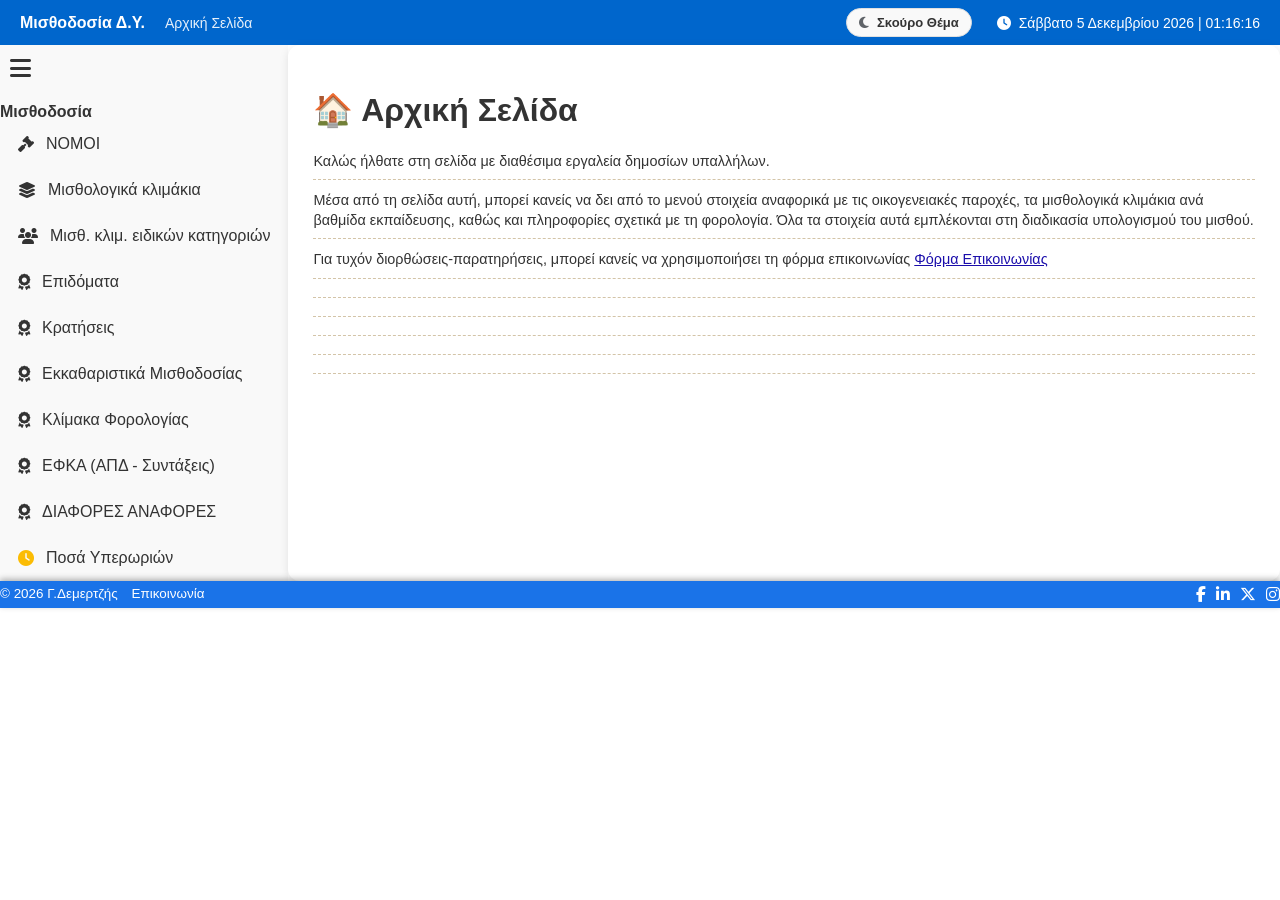
<file: index.html>
<!DOCTYPE html>
<html lang="el">
<head>
    <meta charset="UTF-8">
    <meta name="viewport" content="width=device-width, initial-scale=1.0">
    <title>Μισθοδοσία Δημοσίων Υπαλλληλων</title>
    <link rel="stylesheet" href="https://cdnjs.cloudflare.com/ajax/libs/font-awesome/6.5.0/css/all.min.css">
    <style>
        :root { --blue-main: #1a73e8; }
        body { font-family: 'Segoe UI', sans-serif; margin: 0; background: #f8f9fa; }
        .top-bar { display: flex;  align-items: center; background: var(--blue-main); height: 45px; color: #f8f9fa; }
    /*    .container { display: flex; max-width: 1300px; margin: 20px auto; gap: 20px; padding: 0 15px; } */
        .container {
				display: grid;
				/* Η πρώτη στήλη (sidebar) προσαρμόζεται στο περιεχόμενό της, η δεύτερη παίρνει όλο τον υπόλοιπο χώρο */
				grid-template-columns: auto 1fr; 
				width: 100%;
}
		.sidebar { flex: 1 1 280px; }
        .main-content { flex: 3 1 800px; background: white; border-radius: 12px; padding: 25px; box-shadow: 0 2px 10px rgba(0,0,0,0.1); }
		.menu-title { font-weight: bold;}
        .menu-item { padding: 14px 18px; cursor: pointer; display: flex; align-items: center; gap: 12px; border-radius: 8px;  white-space: nowrap; /* Εμποδίζει το κείμενο από το να αλλάζει γραμμή */}
        .menu-item:hover { background: #f1f3f4; }
        .nav-btn { padding: 12px 16px; background: white; border: 1px solid #ddd; border-radius: 8px; cursor: pointer; margin: 5px; }
        .nav-btn.active { background: var(--blue-main); color: white; }
        .table-container { overflow-x: auto; }
        table { width: 100%; border-collapse: collapse; }
        th, td { border: 1px solid #ddd; padding: 10px; text-align: center; }
        .category-cell { text-align: left; background: #f8f9fa; font-weight: 500; }

	/* Το δεξί panel (Στυλ Παλιάς Εφημερίδας) */
.newspaper-panel {
  /*  width: 300px; */
    Height: 900px; 	
    background-color: #fbf6ec; /* Κιτρινισμένο λευκό */
    border: 1px solid #d3c4a8; /* Διακριτικό καφέ/χρυσό περίγραμμα */
    box-shadow: 3px 3px 10px rgba(0, 0, 0, 0.08), inset 0 0 40px rgba(0,0,0,0.02);
    padding: 15px;
    font-family: "Georgia", "Times New Roman", serif; /* Στυλ τύπου */
    color: #2b2b2b;
    border-radius: 2px;
}

/* Ο τίτλος του Panel (Αρχική Σελίδα + Icon) */
.panel-header {
    display: flex;
    align-items: center;
    justify-content: flex-end; /* Στην άκρη δεξιά μέσα στο panel */
    gap: 8px;
    font-size: 1.15rem;
    font-weight: bold;
    border-bottom: 2px double #d3c4a8; /* Διπλή γραμμή εφημερίδας */
    padding-bottom: 5px;
    margin-bottom: 12px;
}

/* Στοιχεία από το JSON */
.news-item {
    font-size: 0.9rem;
    line-height: 1.4;
    margin-bottom: 10px;
    border-bottom: 1px dashed #d3c4a8;
    padding-bottom: 8px;
    font-weight: normal;

}
.news-item:last-child {
    border-bottom: none;
}

/* ====================== MAX COMPACT FOOTER ====================== */
.footer {
    background-color: #1a73e8;
    color: white;
    padding: 5px 0;
    width: 100%;
    position: sticky;
    bottom: 0;
    z-index: 100;
    box-shadow: 0 -2px 6px rgba(0,0,0,0.3);
    font-size: 0.84em;
    line-height: 1.1;
}

.fφooter-content {
    max-width: 1450px;
    margin: 0 auto;
    padding: 0 15px;
    display: flex;
    align-items: center;
    justify-content: space-between;
    gap: 10px;
}



.footer-content {
    display: flex !important;
    flex-direction: row !important;
    justify-content: space-between !important;
    align-items: center !important;
    flex-wrap: nowrap !important; /* Απαγορεύει αυστηρά την αλλαγή γραμμής */
    width: 100% !important;
}

/* Σιγουρεύεται ότι το κείμενο, ο σύνδεσμος και τα social δεν πιάνουν όλο το πλάτος */
.footer-text, 
.footer-link, 
.footer-social {
    display: inline-block !important;
    width: auto !important;
    margin: 0 !important;
}

.footer-social {
    display: flex !important;
    gap: 10px !important;
}


.footer-text {
    margin: 0;
    white-space: nowrap;
    overflow: hidden;
    text-overflow: ellipsis;
    flex: 1 1 auto;
}

.footer-link {
    color: white;
    text-decoration: none;
    font-weight: 500;
    white-space: nowrap;
    padding: 0 10px;
    flex-shrink: 0;
}

.footer-link:hover {
    color: #fbbc04;
}

.footer-social {
    display: flex;
    gap: 10px;
    flex-shrink: 0;
}

.footer-social a {
    color: white;
    font-size: 1.18em;
    transition: all 0.2s;
}

.footer-social a:hover {
    color: #fbbc04;
    transform: translateY(-2px);
}

/* Responsive */
@media (max-width: 900px) {
    .footer {
        font-size: 0.82em;
        padding: 4px 0;
    }
}

@media (max-width: 700px) {
    .footer-content {
        flex-wrap: wrap;
        justify-content: center;
        gap: 8px;
    }
    .footer-text {
        width: 100%;
        text-align: center;
    }
}
/* ====================== SPECIAL LARGE TABLE ====================== */
.special-table {
    width: 100%;
    border-collapse: collapse;
    font-size: 0.89em;
    margin-top: 10px;
}

.special-table th {
    background: #1a73e8;
    color: white;
    padding: 12px 8px;
    text-align: center;
    border: 1px solid #bbb;
    font-weight: 600;
}

.special-table .section-header {
    background: #e8f0fe;
    color: #1a73e8;
    font-weight: bold;
    text-align: left;
    padding: 14px 12px;
    font-size: 1.05em;
    border: 1px solid #bbb;
}

.special-table .category-cell {
    text-align: left;
    padding: 11px 12px;
    background: #f8f9fa;
    border: 1px solid #ddd;
    font-weight: 500;
}

.special-table .amount-cell {
    text-align: right;
    padding: 11px 12px;
    border: 1px solid #ddd;
    font-weight: 500;
    color: #1a73e8;
}

/* Hover effect */
.special-table tr:hover td {
    background: #f0f7ff;
}

/* Responsive */
@media (max-width: 768px) {
    .special-table {
        font-size: 0.82em;
    }
    .special-table th, 
    .special-table td {
        padding: 8px 6px;
    }
}

/* Style for the active sidebar item */
.sidebar .menu-item.active {
    background-color: #e8f0fe; /* Light blue tint background */
    color: #1a73e8;            /* Solid brand blue text */
    font-weight: bold;         /* Accentuate text emphasis */
    border-left: 4px solid #1a73e8; /* Visual left border accent */
}


/* --- Στυλ για τα Links μέσα στα κείμενα --- */
.custom-app-link {
    color: #1a0dab;             /* Κλασικό μπλε χρώμα συνδέσμου */
    text-decoration: underline; /* Υπογράμμιση για να ξεχωρίζει */
    font-weight: 500;
    transition: color 0.2s;
}

.custom-app-link:hover {
    color: #0b51c5;             /* Ελαφρώς πιο ανοιχτό μπλε στο hover */
}

/* --- Στυλ για τη Φόρμα Επικοινωνίας (Αντίγραφο εικόνας) --- */
.contact-page {
    font-family: sans-serif;
    color: #333;
    padding: 10px;
}

.contact-breadcrumb {
    font-size: 14px;
    color: #666;
    margin-bottom: 10px;
}

.contact-breadcrumb a {
    color: #0066cc;
    text-decoration: underline;
}

.contact-divider {
    border: 0;
    border-top: 1px solid #e0e0e0;
    margin-bottom: 20px;
}

.contact-header {
    display: flex;
    align-items: center;
    justify-content: flex-end; /* Στοίχιση δεξιά όπως στην εικόνα */
    gap: 8px;
    margin-bottom: 25px;
}

.contact-header h2 {
    margin: 0;
    font-size: 22px;
    font-weight: bold;
}

.contact-icon {
    font-size: 24px;
}

/* Στυλ Πεδίων */
.contact-form {
    max-width: 500px; /* Περιορισμός πλάτους όπως στην εικόνα */
    margin: 0 left;
}

.form-group {
    margin-bottom: 20px;
}

.form-group label {
    display: block;
    font-size: 15px;
    margin-bottom: 6px;
}

.form-control {
    width: 100%;
    padding: 8px 12px;
    font-size: 14px;
    border: 1px solid #ccc;
    border-radius: 4px;
    box-sizing: border-box;
}

/* Εφέ focus στο Email (γαλάζιο περίγραμμα) */
.form-control:focus {
    border-color: #66afe9;
    outline: 0;
    box-shadow: inset 0 1px 1px rgba(0,0,0,.075), 0 0 8px rgba(102,175,233,.6);
}

.form-help {
    display: block;
    margin-top: 6px;
    font-size: 12px;
    color: #737373;
    line-height: 1.4;
}

.data-privacy-link {
    color: #23527c;
    text-decoration: underline;
}

/* Container για τη στοίχιση του κουμπιού */
.form-actions {
    margin-top: 25px;
    display: flex;
    justify-content: flex-start; /* Στοίχιση αριστερά, κάτω από τα πεδία */
}

/* Το στυλ του κουμπιού Υποβολή */
.btn-submit {
    background-color: #2b6cb0;     /* Ίδιο μπλε με το top bar/highlight των νόμων σας */
    color: #ffffff;                /* Λευκά γράμματα */
    border: none;
    padding: 10px 24px;            /* Άνετο μέγεθος για κλικ */
    font-size: 15px;
    font-weight: bold;
    border-radius: 4px;            /* Ελαφρώς στρογγυλεμένες γωνίες */
    cursor: pointer;               /* Δείκτης ποντικιού (χεράκι) */
    transition: background-color 0.2s, box-shadow 0.2s;
    box-shadow: 0 2px 4px rgba(0, 0, 0, 0.1);
}

/* Εφέ όταν ο χρήστης περνάει το ποντίκι πάνω από το κουμπί (Hover) */
.btn-submit:hover {
    background-color: #1e4e80;     /* Πιο σκούρο μπλε */
}

/* Εφέ όταν το κουμπί πατηθεί (Active) */
.btn-submit:active {
    background-color: #1a4066;
    box-shadow: inset 0 2px 4px rgba(0, 0, 0, 0.2);
}

/* Στυλ για τα κόκκινα μηνύματα με ενσωματωμένο animation */
.error-message {
    color: #d9534f;
    font-size: 13px;
    margin-top: 5px;
    font-weight: 500;
    min-height: 18px;
    
    /* Ενεργοποίηση του animation όταν εμφανίζεται περιεχόμενο */
    display: block;
}

/* 🌟 Όταν το container έχει κείμενο (δεν είναι άδειο), εκτελείται το animation */
.error-message:not(:empty) {
    animation: bounceIn 0.4s ease-out forwards;
}

/* Κόκκινο περίγραμμα στο input με ομαλή μετάβαση */
.form-control--invalid {
    border-color: #d9534f !important;
    background-color: #fff8f8;
    transition: border-color 0.2s ease, background-color 0.2s ease;
}

/* 🎬 ΟΡΙΣΜΟΣ ΤΟΥ ANIMATION (Bounce In Effect) */
@keyframes bounceIn {
    0% {
        opacity: 0;
        transform: translateY(-5px) scale(0.95);
    }
    50% {
        opacity: 0.8;
        transform: translateY(2px) scale(1.02); /* Μικρή αναπήδηση προς τα κάτω */
    }
    80% {
        transform: translateY(-1px) scale(0.99); /* Ελαφριά διόρθωση */
    }
    100% {
        opacity: 1;
        transform: translateY(0) scale(1);       /* Τελική θέση */
    }
}

/* 🌟 Κρύβει το Honeypot πεδίο με ασφάλεια από τους ανθρώπους */
.form-group-hp {
    opacity: 0;
    position: absolute;
    top: 0;
    left: 0;
    height: 0;
    width: 0;
    z-index: -1;
    overflow: hidden;
    pointer-events: none;
}

/* 🌟 */
/* --- Καθολικό Στυλ για όλους τους Πίνακες --- */
table {
    width: 100%;
    border-collapse: collapse; /* Ενοποιεί τα διπλά περιγράμματα σε ένα */
    margin: 20px 0;
    font-family: sans-serif;
    background-color: #ffffff;
    box-shadow: 0 1px 3px rgba(0, 0, 0, 0.05); /* Απαλή σκιά */
}

/* Στυλ για την επικεφαλίδα του πίνακα (Θύρες / Κολώνες) */
th {
    background-color: #ffffff;    /* Λευκό φόντο όπως στην εικόνα */
    color: #000000;               /* Μαύρα έντονα γράμματα */
    font-weight: bold;
    text-align: center;           /* Στοίχιση στο κέντρο */
    padding: 12px 15px;
    border-bottom: 2px solid #e0e0e0; /* Πιο έντονη γραμμή κάτω από την κεφαλίδα */
    font-size: 15px;
}

/* Στυλ για τα κελιά των δεδομένων */
td {
    padding: 10px 15px;
    text-align: center;           /* Κεντραρισμένα νούμερα */
    color: #333333;
    font-size: 14px;
    border-bottom: 1px solid #ededed; /* Απαλή ενδιάμεση γραμμή */
}

/* Εναλλαγή χρώματος στις γραμμές (Zebra striping) για ευκολότερη ανάγνωση */
tr:nth-child(even) {
    background-color: #f9f9f9;     /* Πολύ απαλό γκρι στις ζυγές γραμμές */
}

/* Hover εφέ: Φωτίζεται η γραμμή πάνω από την οποία βρίσκεται το ποντίκι */
tr:hover {
    background-color: #f1f5f9;     /* Γαλαζωπό-γκρι highlighting */
    transition: background-color 0.15s ease;
}

/* Στυλ για την πρώτη κολώνα (π.χ. ο αριθμός κλιμακίου 1, 2, 3...) */
td:first-child {
    font-weight: bold;            /* Έντονα γράμματα για τα κλιμάκια */
    color: #000000;
}


/* 1. Ο container των κουμπιών (το div με id="allowance-nav") */
#allowance-nav {
    display: flex;
    flex-wrap: wrap;       /* Αν δεν χωράνε σε μία γραμμή, αλλάζουν σειρά */
    gap: 8px;              /* Σταθερή απόσταση μεταξύ των κουμπιών */
    margin-bottom: 20px;
}

/* 2. Τα κουμπιά γίνονται inline-block και μικραίνουν σε padding */
.nav-btn {
    display: inline-flex;  /* Ευθυγραμμίζει τέλεια το εικονίδιο με το κείμενο */
    align-items: center;
    padding: 8px 14px;     /* Μειώθηκε το padding (από 12px 16px) */
    background: white;
    border: 1px solid #ddd;
    border-radius: 6px;    /* Ελαφρώς πιο κομψές γωνίες */
    cursor: pointer;
    font-size: 14px;       /* Ιδανικό μέγεθος για εξοικονόμηση χώρου */
    transition: all 0.2s ease;
}

.nav-btn i {
    margin-right: 8px;     /* Απόσταση του εικονιδίου από το κείμενο */
}

.nav-btn.active {
    background: var(--blue-main);
    color: white;
    border-color: var(--blue-main);
}

/* Hover εφέ για καλύτερη εμπειρία χρήσης */
.nav-btn:hover:not(.active) {
    background: #f5f5f5;
    border-color: #ccc;
}

/* Βασικό στυλ του κουμπιού */
.nav-btn {
    padding: 6px 12px;
    cursor: pointer;
    background-color: #0066cc;
    color: white;
    border: 1px solid #0066cc;
    border-radius: 4px;
    transition: all 0.2s ease;
}

/* 🌟 Hover εφέ: Ενεργοποιείται ΜΟΝΟ αν το κουμπί ΔΕΝ έχει την κλάση .active */
.nav-btn:hover:not(.active) {
    background: #f5f5f5;
    border-color: #ccc;
    color: #333;
}

/* 🌟 Στυλ για το Ενεργό (Active) κουμπί */
.nav-btn.active {
    background-color: #004c99 !important; /* Σκούρο μπλε */
    border-color: #004c99 !important;
    color: white !important;
    cursor: default; /* Αλλάζει τον κέρσορα αφού είναι ήδη επιλεγμένο */
}


/* 🌟 Το responsive δοχείο του πίνακα */
.table-responsive {
    width: 100%;
    overflow-x: auto;          /* 🌟 Ενεργοποιεί το οριζόντιο scroll μόνο αν χρειάζεται */
    -webkit-overflow-scrolling: touch; /* Ομαλό scroll σε iPhones/iPads */
    margin: 20px 0;
    border-radius: 4px;
    box-shadow: 0 1px 3px rgba(0, 0, 0, 0.05);
}
0
/* Κλειδώνουμε το ελάχιστο πλάτος του πίνακα για να μην συμπιέζεται σε μικρές οθόνες */
.table-responsive table {
    margin: 0;                 /* Αφαιρούμε το margin του table αφού το έχει το wrapper */
    min-width: 600px;          /* 🌟 Αναγκάζει τον πίνακα να διατηρεί τη δομή του στα κινητά */
}


/* --- Το Ειδικό Μπλε Στυλ Πίνακα (Όπως στην Εικόνα) --- */
.custom-blue-table {
    width: 100%;
    border-collapse: collapse;
    margin: 15px 0;
    font-family: sans-serif;
    border: 1px solid #b3d1ff; /* Απαλό μπλε εξωτερικό περίγραμμα */
}

/* 🌟 Η Μπλε Κεφαλίδα του Πίνακα */
.custom-blue-table th {
    background-color: #1a73e8 !important; /* Έντονο μπλε backend χρώμα */
    color: #ffffff !important;            /* Λευκά γράμματα */
    font-weight: normal;                  /* Κανονική γραμματοσειρά όπως στην εικόνα */
    font-size: 14px;
    padding: 12px 10px;
    text-align: center;
    border: 1px solid #4d94ff;            /* Εσωτερικά κάθετα διαχωριστικά περιγράμματα */
}

/* 🌟 Τα Κελιά των Δεδομένων */
.custom-blue-table td {
    padding: 14px 10px;
    font-size: 14px;
    color: #1a73e8;                       /* Μπλε/Γαλάζια γράμματα για τα ποσά */
    text-align: center;                   /* Κεντραρισμένα νούμερα */
    border: 1px solid #e0e0e0;            /* Λεπτό γκρίζο περίγραμμα γύρω από κάθε κελί */
    background-color: #ffffff;
}

/* Η πρώτη στήλη (Κατηγορία) στοιχίζεται αριστερά και έχει σκούρα γράμματα */
.custom-blue-table td.table-cat-cell {
    text-align: left !important;
    font-weight: normal;
    color: #333333 !important;            /* Σκούρο γκρι/μαύρο για τις κατηγορίες */
    padding-left: 15px;
}

/* Εναλλαγή χρωμάτων στις γραμμές (Zebra) */
.custom-blue-table tr:nth-child(even) td {
    background-color: #fcfdfe;            /* Πολύ-πολύ απαλό μπλε/λευκό φόντο */
}

/* Hover εφέ γραμμής */
.custom-blue-table tr:hover td {
    background-color: #f1f7ff;            /* Διακριτικό highlight στο hover */
}

/* --- Toggle Button Ιστορικού --- */
.btn-history-toggle {
    background-color: #ffffff;
    color: #1a73e8;
    border: 1px solid #1a73e8;
    padding: 8px 16px;
    font-size: 14px;
    font-weight: bold;
    border-radius: 6px;
    cursor: pointer;
    transition: all 0.2s ease;
    display: inline-flex;
    align-items: center;
    gap: 8px;
}

.btn-history-toggle:hover {
    background-color: #f1f7ff;
}

.btn-history-toggle--active {
    background-color: #f3f4f6;
    color: #4b5563;
    border-color: #d1d5db;
}

/* --- Κάρτες Περιόδων (Επάνω Μέρος Εικόνας) --- */
.period-info-cards {
    display: flex;
    gap: 20px;
    margin-bottom: 25px;
}

.period-card {
    flex: 1;
    padding: 15px;
    border-radius: 8px;
    font-size: 13px;
    line-height: 1.5;
}

.period-card p {
    margin: 5px 0 0 0;
    color: #555;
}

.period-card__badge {
    font-weight: bold;
    font-size: 11px;
    letter-spacing: 0.5px;
}

/* Πράσινη Κάρτα Περιόδου Α */
.period-card--a {
    background-color: #e8f5e9;
    border: 1px solid #c8e6c9;
}
.period-card--a .period-card__badge {
    color: #2e7d32;
}

/* Μπλε Κάρτα Περιόδου Β */
.period-card--b {
    background-color: #e8f0fe;
    border: 1px solid #d2e3fc;
}
.period-card--b .period-card__badge {
    color: #1a73e8;
}

/* --- Συγκριτικός Πίνακας Ιστορικού --- */
.history-comparison-table {
    width: 100%;
    border-collapse: collapse;
    margin-top: 15px;
}

.history-comparison-table th {
    background-color: #ffffff !important;
    color: #666666 !important;
    font-weight: normal !important;
    font-size: 13px;
    padding: 12px 10px;
    border-bottom: 1px solid #e0e0e0;
}

.history-comparison-table td {
    padding: 14px 10px;
    border-bottom: 1px solid #f0f0f0;
    font-size: 14px;
    text-align: center;
    vertical-align: middle;
}

/* Badges Ποσών (Όπως στην εικόνα) */
.price-badge {
    display: inline-block;
    padding: 6px 16px;
    border-radius: 4px;
    font-weight: bold;
    min-width: 50px;
}

.price-badge--a {
    background-color: #e8f5e9;
    color: #2e7d32;
}

.price-badge--b {
    background-color: #e8f0fe;
    color: #1a73e8;
}

/* Badge Αύξησης (Πράσινο κείμενο) */
.diff-badge {
    color: #2e7d32;
    font-weight: bold;
}

/* Καθαρισμός και ομοιομορφία κειμένου από μετατροπή Word */
#word-document-content {
    font-family: sans-serif;
    color: #333333;
    line-height: 1.6;
    font-size: 15px;
}

#word-document-content h1, 
#word-document-content h2, 
#word-document-content h3 {
    color: #000000;
    margin-top: 25px;
    margin-bottom: 12px;
    font-weight: bold;
}

#word-document-content p {
    margin-bottom: 14px;
    text-align: justify; /* Στοίχιση πλήρους πλάτους για επαγγελματική αναφορά */
}

/* --- Βασικές μεταβλητές για το Light (Άσπρο) Θέμα --- */
:root {
    --bg-color: #ffffff;
    --text-color: #333333;
    --sidebar-bg: #f9f9f9;
}
/* --- 1. ΟΡΙΣΜΟΣ ΜΕΤΑΒΛΗΤΩΝ ΓΙΑ LIGHT (ΑΣΠΡΟ) ΘΕΜΑ --- */
:root {
    --bg-main: #ffffff;
    --text-main: #333333;
    --text-titles: #000000;
    --sidebar-bg: #f9f9f9;
    --table-header-bg: #1a73e8; /* Το κλασικό μπλε */
    --table-header-text: #ffffff;
    --table-cell-bg: #ffffff;
    --table-cell-bg-even: #fcfdfe;
    --table-cell-text: #1a73e8;
    --border-color: #e0e0e0;
}

/* --- 2. 🌟 ΟΡΙΣΜΟΣ ΜΕΤΑΒΛΗΤΩΝ ΓΙΑ DARK (ΣΚΟΥΡΟ) ΘΕΜΑ --- */
body.dark-theme {
    --bg-main: #1a1a1a;          /* Σκούρο φόντο εφαρμογής */
    --text-main: #b3b3b3;        /* Απαλό γκρι κείμενο για να μην κουράζει */
    --text-titles: #ffffff;      /* Καθαρά λευκοί τίτλοι */
    --sidebar-bg: #262626;       /* Σκούρη sidebar */
    --table-header-bg: #0d47a1;   /* Πιο βαθύ/σκούρο μπλε για την κεφαλίδα */
    --table-header-text: #ffffff;
    --table-cell-bg: #2d2d2d;    /* Σκούρα γκρι κελιά πίνακα */
    --table-cell-bg-even: #222222;/* Εναλλαγή zebra σε ακόμα πιο σκούρο */
    --table-cell-text: #64b5f6;  /* Φωτεινό γαλάζιο στα νούμερα για να διαβάζονται */
    --border-color: #444444;     /* Σκούρα περιγράμματα */
}

/* --- 3. ΕΦΑΡΜΟΓΗ ΤΩΝ ΜΕΤΑΒΛΗΤΩΝ ΣΤΑ ΣΤΟΙΧΕΙΑ ΣΑΣ --- */
body {
    background-color: var(--bg-main);
    color: var(--text-main);
    transition: background-color 0.3s ease, color 0.3s ease;
}

#main-content {
    background-color: var(--bg-main);
    color: var(--text-main);
}

/* Η Sidebar των Άρθρων (Διορθώνεται για το Dark Mode) */
.sidebar, #articleMenu, .menu {
    background-color: var(--sidebar-bg) !important;
    border-color: var(--border-color) !important;
}

/* Τα κείμενα του Word/Mammoth (Διορθώνονται για το Dark Mode) */
#word-document-content {
    color: var(--text-main) !important;
}
#word-document-content h1, 
#word-document-content h2, 
#word-document-content h3 {
    color: var(--text-titles) !important;
}

/* --- 4. 🌟 ΔΙΟΡΘΩΣΗ ΤΟΥ ΜΠΛΕ ΠΙΝΑΚΑ (Αλλάζει δυναμικά) --- */
.custom-blue-table {
    border: 1px solid var(--border-color) !important;
}

.custom-blue-table th {
    background-color: var(--table-header-bg) !important;
    color: var(--table-header-text) !important;
    border: 1px solid var(--border-color) !important;
}

.custom-blue-table td {
    background-color: var(--table-cell-bg) !important;
    color: var(--table-cell-text) !important; /* Τα ποσά γίνονται φωτεινά γαλάζια στο dark mode */
    border: 1px solid var(--border-color) !important;
}

/* Zebra striping στο Dark Mode */
.custom-blue-table tr:nth-child(even) td {
    background-color: var(--table-cell-bg-even) !important;
}

/* Hover εφέ στο Dark Mode */
.custom-blue-table tr:hover td {
    background-color: var(--sidebar-bg) !important;
}

/* Διόρθωση πρώτης στήλης κατηγοριών */
.custom-blue-table td.table-cat-cell {
    color: var(--text-titles) !important; /* Λευκά γράμματα για τις κατηγορίες στο dark */
}


/* --- 5. ΣΤΥΛ ΓΙΑ ΤΟ TOGGLE BUTTON --- */
.theme-toggle-btn {
    background: var(--sidebar-bg);
    border: 1px solid var(--border-color);
    color: var(--text-main);
    padding: 6px 12px;
    border-radius: 20px;
    cursor: pointer;
    display: inline-flex;
    align-items: center;
    gap: 8px;
    font-size: 13px;
    font-weight: bold;
    transition: all 0.2s ease;
}

/* Διαχείριση των εικονιδίων Ήλιου/Φεγγαριού */
.icon-light { display: none; color: #fbbc04; }
.icon-dark { display: inline-block; color: #5f6368; }

body.dark-theme .icon-light { display: inline-block; }
body.dark-theme .icon-dark { display: none; }
body.dark-theme .theme-toggle-btn { background: #333; }


/* --- 🌟 Όταν το body έχει την κλάση .dark-theme, αλλάζουν οι τιμές --- */
body.dark-theme {
    --bg-color: #1a1a1a;       /* Σκούρο γκρι/μαύρο φόντο */
    --text-color: #f5f5f5;     /* Λευκά/ανοιχτά γράμματα */
    --sidebar-bg: #2d2d2d;     /* Πιο σκούρα sidebar */
    background-color: var(--bg-color);
    color: var(--text-color);
}
/* =================================================================
   1. ΔΙΟΡΘΩΣΗ ΓΙΑ ΤΑ ΟΡΙΖΟΝΤΙΑ ΚΟΥΜΠΙΑ (NAV-BTN) ΣΤΟ DARK MODE
==================================================================== */

/* Τα ανενεργά οριζόντια κουμπιά στο Dark Mode */
body.dark-theme .nav-btn {
    background-color: #2d2d2d !important; /* Σκούρο γκρι φόντο αντί για λευκό */
    color: #ffffff !important;            /* Καθαρά λευκά γράμματα */
    border-color: #444444 !important;     /* Σκούρο περίγραμμα */
}

/* Hover εφέ στα ανενεργά κουμπιά στο Dark Mode */
body.dark-theme .nav-btn:hover:not(.active) {
    background-color: #3d3d3d !important; /* Ελαφρώς πιο ανοιχτό γκρι */
    color: #ffffff !important;
}

/* Το ΕΝΕΡΓΟ (Active) οριζόντιο κουμπί στο Dark Mode */
body.dark-theme .nav-btn.active {
    background-color: #1a73e8 !important; /* Κρατάει το έντονο μπλε */
    color: #ffffff !important;            /* Λευκά γράμματα */
    border-color: #1a73e8 !important;
}


/* =================================================================
   2. ΔΙΟΡΘΩΣΗ ΓΙΑ ΤΟΥΣ ΤΙΤΛΟΥΣ ΚΑΙ ΤΙΣ ΠΕΡΙΓΡΑΦΕΣ (RIGHT PANEL)
==================================================================== */

/* 🌟 Ο μεγάλος τίτλος του επιδόματος πάνω από τον πίνακα στο Dark Mode */
body.dark-theme .allowance-main-title {
    color: #ffffff !important;            /* Αναγκάζει τον τίτλο να γίνει λευκός */
}

/* Η πλάγια περιγραφή του επιδόματος (αν υπάρχει) στο Dark Mode */
body.dark-theme #allowance-details p,
body.dark-theme #main-content p {
    color: #b3b3b3 !important;            /* Απαλό φωτεινό γκρι για να διαβάζεται */
}


/* =================================================================
   3. ΔΙΟΡΘΩΣΗ ΓΙΑ ΤΟ HOVER ΣΤΗ SIDEBAR (LEFT NAV BAR)
==================================================================== */

/* Όταν ο χρήστης περνάει το ποντίκι πάνω από επιλογή του μενού στο Dark Mode */
body.dark-theme .menu-item:hover,
body.dark-theme .menu__link:hover {
    background-color: #3d3d3d !important; /* Σκούρο γκρι highlight */
    color: #ffffff !important;            /* 🌟 Εξασφαλίζει ότι τα γράμματα θα παραμείνουν λευκά */
}

/* Η επιλεγμένη (Active) κλάση στο αριστερό μενού στο Dark Mode */
body.dark-theme .menu-item.active,
body.dark-theme .menu__link--active {
    background-color: #1a73e8 !important; /* Μπλε φόντο */
    color: #ffffff !important;            /* Λευκά γράμματα */
}

/* Εφαρμογή των μεταβλητών στα βασικά στοιχεία της σελίδας σας */
body {
    background-color: var(--bg-color);
    color: var(--text-color);
    transition: background-color 0.3s ease, color 0.3s ease; /* Ομαλό εφέ μετάβασης */
}

#main-content {
    background-color: var(--bg-color);
    color: var(--text-color);
}

/* Ειδικές ρυθμίσεις για τον πίνακα εξέλιξης λόγω του μεγάλου πλήθους στηλών */
.evolution-table {
    min-width: 900px !important; /* Αναγκάζει τον πίνακα να διατηρεί σωστό πλάτος στο scroll */
}

.evolution-table th {
    padding: 8px 4px !important;
    font-size: 13px !important;
}

.evolution-table td {
    padding: 10px 4px !important;
    font-size: 13px !important;
}

/* Light Mode: Σκούρο γκρι/μαύρο χρώμα στα ποσά για να ξεχωρίζουν από τα επιδόματα */
.evolution-table td:not(.table-cat-cell) {
    color: #333333;
}

/* Dark Mode: Φωτεινό λευκό/γκρι χρώμα στα ποσά για την εξέλιξη κλιμακίων */
body.dark-theme .evolution-table td:not(.table-cat-cell) {
    color: var(--text-titles) !important;
}

/* Ρυθμίσεις πλάτους για τον πίνακα εξέλιξης κλιμακίων */
.evolution-table {
    min-width: 1000px !important; /* Εξασφαλίζει ότι ο πίνακας δεν θα συμπιεστεί */
}

.evolution-table th {
    padding: 10px 2px !important;
    font-size: 13px !important;
}

.evolution-table td {
    padding: 12px 2px !important;
    font-size: 13px !important;
}

/* Light Mode: Χρώμα αριθμών */
.evolution-table td:not(.table-cat-cell) {
    color: #444444;
}

/* Dark Mode: Χρώμα αριθμών */
body.dark-theme .evolution-table td:not(.table-cat-cell) {
    color: var(--table-cell-text) !important; /* Φωτεινό γαλάζιο στο Dark Mode */
}

/* --- Στυλ για τα Links στα Breadcrumbs --- */
.breadcrumb-link {
    color: #0066cc;             /* Κλασικό μπλε χρώμα πλοήγησης */
    text-decoration: underline; /* Υπογράμμιση για να φαίνεται ότι πατιέται */
    font-weight: 500;
    transition: color 0.2s ease;
}

.breadcrumb-link:hover {
    color: #004499;             /* Πιο σκούρο μπλε στο hover */
}

/* 🌟 Διόρθωση για το Dark Mode: Γίνεται φωτεινό γαλάζιο για να διαβάζεται στο μαύρο φόντο */
body.dark-theme .breadcrumb-link {
    color: #64b5f6;
}

body.dark-theme .breadcrumb-link:hover {
    color: #90caf9;
}

.my-custom-btn {
    background-color: #0066cc; /* Μπλε χρώμα σαν την κεφαλίδα σας */
    color: white;
    border: none;
    padding: 6px 12px;
    font-size: 14px;
    border-radius: 4px;
    cursor: pointer;
    transition: background 0.2s;
}

.my-custom-btn:hover {
    background-color: #004c99; /* Σκούρο μπλε στο hover */
}

/* Το container των κουμπιών */
#special-tabs {
    display: flex;
    flex-wrap: wrap;      /* Επιτρέπει στα κουμπιά να αλλάζουν γραμμή σε μικρές οθόνες */
    gap: 10px;            /* Απόσταση μεταξύ των κουμπιών */
    margin-bottom: 20px;
    width: 100%;
}

/* Το στυλ του κάθε κουμπιού */
#special-tabs .tab-btn {
  /*  flex: 1 1 auto;  */     /* Τα κουμπιά μεγαλώνουν ισόποσα για να γεμίσουν τον χώρο */
    flex: 1 ;         /* Αναγκάζει όλα τα buttons να έχουν ακριβώς το ίδιο πλάτος */
  
    display: inline-flex;
	 align-items: center;
	  justify-content: center; 
	 
   min-width: 160px;     /* Ελάχιστο πλάτος για να μην μικραίνουν υπερβολικά */
    padding: 12px 20px;
    font-size: 14px;
    font-weight: 500;
    color: #333;
    background-color: #f1f3f5;
    border: 1px solid #ced4da;
    border-radius: 6px;
    cursor: pointer;
    transition: all 0.2s ease;
    text-align: center;
}

/* Στυλ όταν το κουμπί είναι επιλεγμένο (Active) */
#special-tabs .tab-btn.active {
    background-color: #0066cc; /* Μπλε χρώμα */
    color: white;
    border-color: #0066cc;
    box-shadow: 0 2px 4px rgba(0,0,0,0.1);
}

/* Εφέ όταν ο χρήστης περνάει το ποντίκι (Hover) */
#special-tabs .tab-btn:hover:not(.active) {
    background-color: #e2e6ea;
    border-color: #adb5bd;
}

/* Mobile responsive προσαρμογή για πολύ μικρές οθόνες (κινητά) */
@media (max-width: 600px) {
    #special-tabs .tab-btn {
        flex: 1 1 100%;   /* Σε πολύ μικρές οθόνες, κάθε κουμπί πιάνει όλη τη γραμμή (100%) */
        padding: 14px;    /* Μεγαλύτερο padding για πιο εύκολο πάτημα με το δάχτυλο */
    }
}




/* Η κεντρική μπάρα */
.top-bar {
    display: flex;
    justify-content: space-between; /* Σπρώχνει την αριστερή και τη δεξιά ομάδα στα άκρα */
    align-items: center;            /* Στοιχίζει τα πάντα κατακόρυφα στο κέντρο */
    background-color: #0066cc;      /* Το έντονο μπλε φόντο σας */
    padding: 10px 20px;
    font-family: sans-serif;
    box-sizing: border-box;
}

/* Αριστερή ομάδα στοιχείων */
.top-bar-left {
    display: flex;
    align-items: center;
    gap: 20px;                      /* Καθαρή απόσταση μεταξύ Τίτλου και Αρχικής Σελίδας */
}

.top-bar-left .brand {
    color: white;
    font-weight: bold;
    font-size: 16px;
}

.top-bar-left .nav-link {
    color: rgba(255, 255, 255, 0.9);
    text-decoration: none;
    font-size: 14px;
}

/* Δεξιά ομάδα στοιχείων (Dark mode & Ρολόι) */
.top-bar-right {
    display: flex;
    align-items: center;
    gap: 25px;                      /* 🌟 Μεγάλη και καθαρή απόσταση μεταξύ Dark Mode και Ρολογιού */
}

/* Το κουμπί του Σκούρου Θέματος */
.theme-btn {
    display: inline-flex;
    align-items: center;
    gap: 8px;
    background-color: white;
    color: #333;
    border: none;
    padding: 6px 14px;
    border-radius: 20px;            /* Σχήμα κάψουλας όπως στην εικόνα σας */
    font-size: 14px;
    font-weight: bold;
    cursor: pointer;
    box-shadow: 0 2px 4px rgba(0,0,0,0.1);
}

/* Το Ρολόι */
#live-clock {
    display: inline-flex;
    align-items: center;
    gap: 8px;                       /* Απόσταση ανάμεσα στο εικονίδιο ρολογιού και το κείμενο */
    color: white;                   /* 🌟 Διορθώθηκε σε λευκό για να διαβάζεται τέλεια πάνω στο μπλε */
    font-size: 14px;
    font-weight: 500;
    white-space: nowrap;            /* Αποτρέπει το σπάσιμο σε 2 γραμμές */
}

/* Responsive σχεδίαση για κινητά */
@media (max-width: 768px) {
    .top-bar {
        flex-direction: column;
        gap: 12px;
        text-align: center;
    }
    .top-bar-left, .top-bar-right {
        flex-direction: column;
        gap: 10px;
    }
}


    .player-container { display: inline-flex; flex-direction: column; gap: 8px; width: 250px; font-family: sans-serif; }
    .audio-button { display: inline-flex; align-items: center; justify-content: center; gap: 8px; padding: 12px 20px; font-size: 16px; font-weight: bold; cursor: pointer; border: none; border-radius: 6px; color: white; background-color: #dc3545; transition: background-color 0.3s ease; }
    .audio-button.playing { background-color: #28a745; }
    .audio-button svg { width: 18px; height: 18px; }
    .progress-container { width: 100%; height: 6px; background-color: #e0e0e0; border-radius: 3px; overflow: hidden; }
    .progress-bar { width: 0%; height: 100%; background-color: #007bff; transition: width 0.1s linear; }
    .time-display { font-size: 12px; color: #666; text-align: right; }



	/* Στυλ για το Hamburger Button */
.hamburger-btn {
    background: none;
    border: none;
    color: inherit;
    font-size: 1.5rem;
    cursor: pointer;
    padding: 10px;
    display: block;
    margin-bottom: 10px;
}

/* Κλάση για όταν η sidebar είναι μαζεμένη (Collapsed) */
/* Διορθωμένο στυλ για τη συρρικνωμένη sidebar */
.sidebar.collapsed {
    width: 60px !important; /* Αναγκαστικό μικρό πλάτος */
    min-width: 60px !important;
    max-width: 60px !important;
    padding-left: 0 !important;
    padding-right: 0 !important;
    overflow: hidden; /* Κρύβει οτιδήποτε προεξέχει */
}

/* Απόκρυψη όλων των κειμένων, τίτλων και υπομενού */
.sidebar.collapsed .menu-text,
.sidebar.collapsed .menu-title,
.sidebar.collapsed .arrow,
.sidebar.collapsed .submenu {
    display: none !important; 
}

/* Κεντράρισμα των εικονιδίων στο ελάχιστο πλάτος */
.sidebar.collapsed .menu-item {
 margin: 0 !important;
    width: 100% !important;
    padding-left: 0 !important;
    padding-right: 0 !important;
	padding: 15px 0 !important;
    justify-content: center !important;
    text-align: center;
}

/* Διασφάλιση ότι τα εικονίδια έχουν σωστό μέγεθος και δεν έχουν περιθώρια */
.sidebar.collapsed .menu-item i {
    margin-right: 0 !important;
    font-size: 1.25rem; /* Ρυθμίστε το μέγεθος ανάλογα με την προτίμησή σας */
}


/* Στυλ για Δομή Submenu */
.menu-item.has-submenu {
    display: flex;
    justify-content: space-between;
    align-items: center;
}
.arrow {
    transition: transform 0.3s;
}
.menu-item.has-submenu.open .arrow {
    transform: rotate(180deg); /* Περιστροφή βέλους όταν ανοίγει */
}
.submenu {
    display: none; /* Κρυφό από προεπιλογή */
    background-color: rgba(0, 0, 0, 0.05);
    padding-left: 20px;
}
.submenu.open {
    display: block; /* Εμφάνιση όταν ενεργοποιείται */
}
.submenu-item {
    padding: 8px 10px;
    cursor: pointer;
    font-size: 0.9em;
}
.submenu-item:hover {
    background-color: rgba(0, 0, 0, 0.1);
}

	
    </style>
</head>
<body>
    

    <!-- TOP BAR -->
	
<!--	
    <div class="top-bar">
        Μισθοδοσία Δ.Υ. 
        <a href="#" onclick="showInitialPage(); return false;" style="color: white; text-decoration: none; margin-left: 10px;">Αρχική Σελίδα</a>
	-->	
		<!-- Τοποθετήστε το κουμπί στο Header του index.html σας -->
	<!--	 
		<button class="theme-toggle-btn" onclick="toggleTheme()" aria-label="Εναλλαγή Θέματος">
			<i class="fas fa-moon icon-dark"></i>
			<i class="fas fa-sun icon-light"></i>
			<span class="theme-text">Σκούρο Θέμα</span>
		</button>
 <div class = "top-bar"  id="live-clock" style="font-size: 14px; font-weight: 500; color: #333;"></div>

    </div>
	-->
	<div class="top-bar">
    <!-- Αριστερή πλευρά: Τίτλος και Πλοήγηση -->
    <div class="top-bar-left">
        <span class="brand">Μισθοδοσία Δ.Υ.</span>
        <a href="#"   onclick="showInitialPage(); return false;"  class="nav-link">Αρχική Σελίδα</a>
    </div>
    
    <!-- Δεξιά πλευρά: Σκούρο Θέμα και Ρολόι -->
    <div class="top-bar-right">
        <!-- Κουμπί Dark Mode -->
		<button class="theme-toggle-btn" onclick="toggleTheme()" aria-label="Εναλλαγή Θέματος">
			<i class="fas fa-moon icon-dark"></i>
			<i class="fas fa-sun icon-light"></i>
			<span class="theme-text">Σκούρο Θέμα</span>
		</button>
<!--      
	  <button id="dark-mode-toggle"  class="theme-toggle-btn"  onclick="toggleTheme()" >
            <i class="fas fa-moon"></i> 
			<i class="fas fa-sun icon-light"></i>
			<span class="theme-text">Σκούρο Θέμα</span>
        </button>
		-->
        
        <!-- Ζωντανό Ρολόι με εικονίδιο -->
        <div id="live-clock">
            <i class="fas fa-clock"></i> 
            <span id="clock-text">Τετάρτη 15 Ιουλίου 2026 | 11:02:02</span>
        </div>
    </div>
</div>


    <!-- MAIN BODY CONTAINER  
    <div class="container">
        <!-- SIDEBAR NAVIGATION  
        <aside class="sidebar">
            <div class="menu-section">
                <div class="menu-title">Μισθοδοσία</div>
              <!--   <div class="menu-item" onclick="showInitialPage(this)"><i class="fas fa-home"></i> Αρχική Σελίδα </div> -->
              <!--  <div class="menu-item" onclick="showLaws()"><i class="fas fa-gavel"></i> ΝΟΜΟΙ </div>  
				
			
				   <div class="menu-item" id="menu-item-nomoi" onclick="loadPage('Laws.html', this)"><i class="fas fa-gavel"></i> ΝΟΜΟΙ  </div>
                <div class="menu-item" onclick="showSalaryScales(this)"><i class="fas fa-layer-group"></i> Μισθολογικά κλιμάκια</div>
                <div class="menu-item" onclick="showSpecialCategoriesScales(this)"><i class="fas fa-users"></i> Μισθολογικά κλιμάκια ειδικών κατηγοριών</div>
                <div class="menu-item" onclick="showAllowancesSection(this)"><i class="fas fa-award"></i> Επιδόματα</div>
				<div class="menu-item" onclick="showKrathseisSection(this)"><i class="fas fa-award"></i> Κρατήσεις</div>
				<div class="menu-item" onclick="showEkkatharistikaSection(this)"><i class="fas fa-award"></i> Εκκαθαριστικά Μισθοδοσίας</div>
				<div class="menu-item" onclick="showEFKASection(this)"><i class="fas fa-award"></i> ΕΦΚΑ (ΑΠΔ - Συντάξεις</div>
				<div class="menu-item" onclick="showContentSection(this)"><i class="fas fa-award"></i> ΔΙΑΦΟΡΕΣ ΑΝΑΦΟΡΕΣ</div>
				
                <div class="menu-item" onclick="showOvertimeCalculator(this)"><i class="fas fa-clock" style="color: #fbbc04;"></i> Ποσά Υπερωριών</div>
            </div>
        </aside>

        <!-- MAIN CONTENT AREA  
        <main class="main-content" id="main-content">
            <h2>Φόρτωση...</h2>
        </main>
    </div>
	
	<!-- MAIN BODY CONTAINER -->
<div class="container">
    <!-- SIDEBAR NAVIGATION -->
    <aside class="sidebar" id="sidebar">
        <!-- Hamburger Button για σύμπτυξη -->
        <button class="hamburger-btn" onclick="toggleSidebar()">
            <i class="fas fa-bars"></i>
        </button>

        <div class="menu-section">
            <div class="menu-title">Μισθοδοσία</div>
            
            <div class="menu-item" id="menu-item-nomoi" onclick="loadPage('laws.html', this)">
                <i class="fas fa-gavel"></i> <span class="menu-text">ΝΟΜΟΙ</span>
            </div>

            <div class="menu-item" onclick="showSalaryScales(this)">
				<i class="fas fa-layer-group"></i> <span class="menu-text">Μισθολογικά κλιμάκια </span>
			</div>

            <div class="menu-item" onclick="showSpecialCategoriesScales(this)">
                <i class="fas fa-users"></i> <span 		 class="menu-text">Μισθ. κλιμ. ειδικών κατηγοριών</span>
            </div>
            
            <div class="menu-item" onclick="showAllowancesSection(this)">
                <i class="fas fa-award"></i> <span class="menu-text">Επιδόματα</span>
            </div>
            
            <div class="menu-item" onclick="showKrathseisSection(this)">
                <i class="fas fa-award"></i> <span class="menu-text">Κρατήσεις</span>
            </div>
            
            <div class="menu-item" onclick="showEkkatharistikaSection(this)">
			<!-- https://www.taxheaven.gr/news/71602/oi-nees-analytikes-klimakes-forologias-2026-sygkrish-2025-2026?nomobile=1
			-->
                <i class="fas fa-award"></i> <span class="menu-text">Εκκαθαριστικά Μισθοδοσίας</span>
            </div>
            <div class="menu-item" onclick="showTaxSection(this)">
                <i class="fas fa-award"></i> <span class="menu-text">Κλίμακα Φορολογίας</span>
            </div>
            <div class="menu-item" onclick="showEFKASection(this)">
                <i class="fas fa-award"></i> <span class="menu-text">ΕΦΚΑ (ΑΠΔ - Συντάξεις)</span>
            </div>
           
            <div class="menu-item" onclick="ShowPage('odigos_misthodosias_asfalisis.html', this) ">
                <i class="fas fa-award"></i> <span class="menu-text">ΔΙΑΦΟΡΕΣ ΑΝΑΦΟΡΕΣ</span>
            </div>
			
			   <!-- Παράδειγμα Menu με Submenu -->
			   <!--
            <div class="menu-item has-submenu" onclick="toggleSubmenu(this)">
                <div>
                    <i class="fas fa-layer-group"></i> 
                    <span class="menu-text">ΔΙΑΦΟΡΕΣ ΑΝΑΦΟΡΕΣ</span>
                </div>
                <i class="fas fa-chevron-down arrow"></i>
            </div>
            <div class="submenu">
			   <div class="submenu-item" onclick="showKrathseisSection(this)">Κρατήσεις</div>
                <div class="submenu-item" onclick="ShowPage (
							 'Anaf_Kratiseon.html', this)">Μισθολόγιο Δημοσίου</div>
							 
                <div class="submenu-item" onclick="ShowPage('Arthro20_N4354_2015_Yperories_2025_2026_1.html', this)">Υπερωρίες </div>
				 <div class="submenu-item" onclick="ShowPage('Διοικητική_Ταξινόμηση_Δημοσίου_Τομέα_1.html', this)">Διοικητικά Ταξινόμηση Δημοσίου</div>
                <div class="submenu-item" onclick="ShowPage('Οικονομική_Ταξινόμηση_Δημοσίου_Τομέα_1.html', this)" >Οικονομική Ταξινόμηση Δημοσίου </div>
				 <div class="submenu-item" onclick="ShowPage('ΑΠΔ_Δημοσίου_ΤΕΚΑ_ΕΔΟΕΑΠ_Μαθητεία_Ωφελούμενοι_Πλήρης.html', this)">ΑΠΔ Δημοσίου</div>
                <div class="submenu-item" onclick="ShowPage('ΟΣΥΚ_Δημόσιο_ΙΔΑΧ_ΤΕΚΑ_Μαθητεία_Ωφελούμενοι.html', this)">ΟΣΥΚ Δημοσίου </div>
				 <div class="submenu-item" onclick="ShowPage('test.html', this)">Θεμελίωση Σύνταξης</div>
                
				 <div class="submenu-item" onclick="ShowPage('Επικουρική Σύνταξη - Θεμελίωση και Υπολογισμός - ΙΔΑΧ, Μόνιμοι, ΝΠΔΔ, ΤΣΜΕΔΕ_1.html', this)">Επικουρική Σύνταξη</div>
                <div class="submenu-item" onclick="ShowPage('Εφάπαξ - Θεμελίωση και Υπολογισμός - ΙΔΑΧ, Μόνιμοι, ΝΠΔΔ, ΤΣΜΕΔΕ_1.html', this)">ΕΦΑΠΑΞ </div>
				
				 <div class="submenu-item" onclick="ShowPage('Υπολογισμός Κύριας Σύνταξης - ΙΔΑΧ, Μόνιμοι, ΤΣΜΕΔΕ.html', this)">Υπολογισμός Κύριας Σύνταξης </div>
				
				  <div class="submenu-item" onclick="ShowPage('odigos_misthodosias_asfalisis.html', this)">ΥΟδηγός Μισθοδοσίας & Ασφάλισης Δημοσίου Τομέα </div>
       
			</div>
            -->
            <div class="menu-item" onclick="showOvertimeCalculator(this)">
                <i class="fas fa-clock" style="color: #fbbc04;"></i> <span class="menu-text">Ποσά Υπερωριών</span>
            </div>
        </div>
    </aside>

    <!-- MAIN CONTENT AREA -->
    <main class="main-content" id="main-content">
        <h2>Φόρτωση...</h2>
    </main>
</div>

	
    <!-- FINAL COMPACT FOOTER -->
    <footer class="footer">
        <div class="footer-content">
            <p class="footer-text">
			 <!-- 🌟 Προσθήκη του span για τη JavaScript -->
        <span id="copyright-text"></span>
             <!--   © 2026  Γ.Δεμxxxερτζής -->
                <a href= "javascript:void(0);" onclick="loadContactForm()"   class="footer-link" style="margin-left: 10px;">Επικοινωνία</a>
            </p>
            <div class="footer-social">
                <a href="#" aria-label="Facebook"><i class="fab fa-facebook-f"></i></a>
                <a href="#" aria-label="LinkedIn"><i class="fab fa-linkedin-in"></i></a>
                <a href="#" aria-label="X"><i class="fab fa-x-twitter"></i></a>
                <a href="#" aria-label="Instagram"><i class="fab fa-instagram"></i></a>
            </div>
        </div>
    </footer>
	
	



	 <!-- FINAL COMPACT FOOTER -->

    <script>
	// Λειτουργία Sandwich Button (Συρρίκνωση/Επέκταση Sidebar)
function toggleSidebar() {
    const sidebar = document.getElementById('sidebar');
    sidebar.classList.toggle('collapsed');
}

// Λειτουργία για Άνοιγμα/Κλείσιμο των Submenus
function toggleSubmenu(element) {
    // Αν η sidebar είναι συρρικνωμένη, την ανοίγουμε πρώτα
    const sidebar = document.getElementById('sidebar');
    if (sidebar.classList.contains('collapsed')) {
        sidebar.classList.remove('collapsed');
    }
    
    element.classList.toggle('open');
    const submenu = element.nextElementSibling;
    if (submenu && submenu.classList.contains('submenu')) {
        submenu.classList.toggle('open');
    }
}

	
		// 🌟 Η ΣΥΝΑΡΤΗΣΗ ΓΙΑ ΤΟ TOGGLE THEME (DARK MODE)
function toggleTheme() {
    // 1. Εναλλαγή της κλάσης "dark-theme" στο body της σελίδας
    document.body.classList.toggle('dark-theme');

    // 2. Αποθήκευση της επιλογής του χρήστη (Cache) ώστε να διατηρείται στο Refresh
    if (document.body.classList.contains('dark-theme')) {
        localStorage.setItem('theme', 'dark');
    } else {
        localStorage.setItem('theme', 'light');
    }
}

// 🌟 ΑΥΤΟΜΑΤΗ ΕΠΑΝΑΦΟΡΑ: Έλεγχος αν ο χρήστης είχε επιλέξει Dark Mode στο παρελθόν
document.addEventListener('DOMContentLoaded', () => {
    const savedTheme = localStorage.getItem('theme');
    if (savedTheme === 'dark') {
        document.body.classList.add('dark-theme');
    }
});

	
        let allData = {};
		        async function loadData() {
            try {
                const response = await fetch('data.json');
                if (!response.ok) throw new Error(`HTTP error! status: ${response.status}`);
                allData = await response.json();
                console.log('✅ Δεδομένα φορτώθηκαν');
                showInitialPage();
            } catch (e) {
                console.error("Fetch error details:", e.message);
                document.getElementById('main-content').innerHTML = `<h2 style="color:red">Σφάλμα φόρτωσης: ${e.message}</h2>`;
            }
        }
        async function loadDataA	() {
            try {
                const response = await fetch('data.json');
                allData = await response.json();
                console.log('✅ Δεδομένα φορτώθηκαν');
                showInitialPage();
            } catch (e) {
                console.error(e);
                document.getElementById('main-content').innerHTML = `<h2 style="color:red">Σφάλμα φόρτωσης data.json</h2>`;
            }
        }
		
		// 1. Ορίζουμε το audio ΕΞΩ από τις συναρτήσεις (Global) για να έχουμε έλεγχο παντού
		//let audio = null; 
		// Ένα και μοναδικό αντικείμενο για όλη την εφαρμογή
		//let audio = new Audio(); 
		let audio = window.audio || new Audio(); 
 
		
async function ΑshowKrathseisSection(element) {
    if (audio && !audio.paused) {
        console.log("Σταματάμε τον ήχο");
        audio.pause();
        audio.currentTime = 0;
    }
    
    console.log("Show Krathseis 1528");
     
    if (element && typeof setActiveMenuItem === 'function') {
        setActiveMenuItem(element);
    }
    
    console.log("1343");
    const main = document.getElementById('main-content');
    if (!main) return;
    
    console.log("1350 before fetch page");
    
    // 🌟 Προσθήκη AbortController για να μην "κρεμάει" ποτέ η fetch
    const controller = new AbortController();
    const timeoutId = setTimeout(() => controller.abort(), 5000); // Timeout 5 δευτερόλεπτα

    try {
        const response = await fetch('Anaf_Kratiseon.html?v=' + new Date().getTime(), {
            signal: controller.signal // Σύνδεση του signal με τη fetch
        });
        
        clearTimeout(timeoutId); // Καθαρισμός του timeout αφού η fetch απάντησε

        if (!response.ok) {
            throw new Error(`HTTP error! status: ${response.status}`);
        }

        let htmlText = await response.text();
        console.log("1355 HTML text read successfully");
        
        main.innerHTML = `
            <div class="breadcrumb" style="margin-bottom: 20px;">
                <a href="javascript:void(0);" onclick="showInitialPage();" class="breadcrumb-link">Αρχική σελίδα</a> / Κρατήσεις
            </div>
            <div id="word-document-content">
                ${htmlText}
            </div>
        `;
      
        const contentContainer = document.getElementById('word-document-content');
        if (contentContainer) {
            contentContainer.querySelectorAll('style').forEach(styleTag => styleTag.remove());
            contentContainer.querySelectorAll('div, section, article, p, span').forEach(el => {
                if (el.id !== 'word-document-content') {
                    el.removeAttribute('class');
                    el.removeAttribute('style');
                }
            });
            contentContainer.querySelectorAll('table, tbody, tr, td, th').forEach(el => el.removeAttribute('style'));
            contentContainer.querySelectorAll('table').forEach(table => {
                table.className = 'custom-blue-table';
                const firstRow = table.querySelector('tr');
                if (firstRow) {
                    firstRow.querySelectorAll('td').forEach(td => {
                        td.style.backgroundColor = '#1a73e8';
                        td.style.color = '#ffffff';
                        td.style.fontWeight = 'bold';
                    });
                }
            });
        }

        // Ενεργοποίηση του Audio
        if (typeof initAudioPlayer === 'function') {
            	initAudioPlayer("Krathseis.mp3");
        }

    } catch (error) {
        clearTimeout(timeoutId); // Καθαρισμός σε περίπτωση σφάλματος
        console.error("🎯 ΠΙΑΣΤΗΚΕ ΣΦΑΛΜΑ ΣΤΟ CATCH:", error);
        
        if (error.name === 'AbortError') {
            main.innerHTML = `<div style="color:red; padding:20px;">Το αίτημα ακυρώθηκε (Timeout). Ο server ή ο browser έχει μπλοκάρει τις συνδέσεις ήχου/δικτύου.</div>`;
        } else {
            main.innerHTML = `<div style="color:red; padding:20px;">Αποτυχία φόρτωσης: ${error.message}</div>`;
        }
    }
}


 // Παγκόσμια μεταβλητή ελέγχου για να μην επιτρέπονται ταυτόχρονα clicks
 

let isKrathseisFetching = false;

// Παγκόσμια μεταβλητή για να κρατήσουμε το HTML κείμενο στη μνήμη (In-memory cache)
let cachedKrathseisHtml = null;

async function showKrathseisSection(element) {
    console.log("Show Krathseis 1528 - Έναρξη εκτέλεσης");
     
    try {
        if (element && typeof setActiveMenuItem === 'function') {
            setActiveMenuItem(element);
        }
    } catch (menuError) {
        console.error("Σφάλμα στο setActiveMenuItem:", menuError);
    }
    
    const main = document.getElementById('main-content');
    if (!main) return;
    
    try {
        // 1. 🌟 ΠΡΩΤΗ ΔΙΚΛΕΙΔΑ: Αν το HTML έχει ήδη φορτωθεί επιτυχώς μία φορά, 
        // το δείχνουμε αμέσως χωρίς να ξανακάνουμε fetch και να μπλοκάρουμε τον server!
        if (cachedKrathseisHtml) {
            console.log("Εμφάνιση της σελίδας από το τοπικό cache (Zero Server Request)");
            main.innerHTML = cachedKrathseisHtml;
            μορφοποίησηΠίνακαΚρατήσεων();
            αρχίinitialiseAudio();
            return; // Διακοπή εδώ, η σελίδα φορτώνει ακαριαία
        }

        console.log("Ξεκινάει η fetch για το Anaf_Kratiseon.html");
        
        // 2. 🌟 ΔΕΥΤΕΡΗ ΔΙΚΛΕΙΔΑ: Προσθήκη cache: 'no-store' και keepalive: false 
        // για να αναγκάσουμε τον τοπικό server να μην κρατάει ανοιχτά sockets.
        const response = await fetch('Anaf_Kratiseon.html?v=' + new Date().getTime(), {
            cache: 'no-store',
            headers: {
                'Accept': 'text/html'
            }
        });
        
        if (!response.ok) {
            throw new Error(`HTTP error! status: ${response.status}`);
        }

        let htmlText = await response.text();
        console.log("1355 HTML text read successfully");
        
        // Δομή της σελίδας
        const templateHtml = `
            <div class="breadcrumb" style="margin-bottom: 20px;">
                <a href="javascript:void(0);" onclick="showInitialPage();" class="breadcrumb-link">Αρχική σελίδα</a> / Κρατήσεις
            </div>
            <div id="word-document-content">
                ${htmlText}
            </div>
        `;
        
        // Αποθήκευση στο cache για τη δεύτερη φορά
        cachedKrathseisHtml = templateHtml;
        main.innerHTML = templateHtml;
        
        // Εκτέλεση μορφοποίησης και ήχου
        μορφοποίησηΠίνακαΚρατήσεων();
        αρχίinitialiseAudio();

    } catch (error) {
        console.error("🎯 Κρίσιμο σφάλμα κατά τη φόρτωση της σελίδας:", error);
        main.innerHTML = `<div style="color:red; padding:20px;">Αποτυχία φόρτωσης: ${error.message}</div>`;
    }
}

// 🌟 Βοηθητικές συναρτήσεις για καθαρότερο κώδικα και αποφυγή μπλοκαρίσματος
function μορφοποίησηΠίνακαΚρατήσεων() {
    const contentContainer = document.getElementById('word-document-content');
    if (!contentContainer) return;
    
    contentContainer.querySelectorAll('style').forEach(styleTag => styleTag.remove());
    contentContainer.querySelectorAll('div, section, article, p, span').forEach(el => {
        if (el.id !== 'word-document-content') {
            el.removeAttribute('class');
            el.removeAttribute('style');
        }
    });
    contentContainer.querySelectorAll('table, tbody, tr, td, th').forEach(el => el.removeAttribute('style'));
    contentContainer.querySelectorAll('table').forEach(table => {
        table.className = 'custom-blue-table';
        const firstRow = table.querySelector('tr');
        if (firstRow) {
            firstRow.querySelectorAll('td').forEach(td => {
                td.style.backgroundColor = '#1a73e8';
                td.style.color = '#ffffff';
                td.style.fontWeight = 'bold';
            });
        }
    });
}

function αρχίinitialiseAudio() {
    // Σταμάτημα παλιού ήχου
    if (window.audio) {
        try {
            window.audio.pause();
            window.audio.src = "";
        } catch (audioSrcError) {}
        window.audio = null;
    }

    // Κλήση του Player
    if (typeof initAudioPlayer === 'function') {
        initAudioPlayer('Krathseis.mp3');
    }
}

async function ΒshowKrathseisSection(element) {
    // Αν εκτελείται ήδη, μην επιτρέψεις δεύτερη ταυτόχρονη εκτέλεση
    if (isSectionLoading) {
        console.warn("Η φόρτωση των κρατήσεων είναι ήδη σε εξέλιξη. Αγνόηση διπλής κλήσης.");
        return;
    }

    if (audio && !audio.paused) {
        console.log("Σταματάμε τον ήχο");
        audio.pause();
        audio.currentTime = 0;
    }
    
    console.log("Show Krathseis 1528");
     
    if (element && typeof setActiveMenuItem === 'function') {
        setActiveMenuItem(element);
    }
    
    console.log("1343");
    const main = document.getElementById('main-content');
    if (!main) return;
    
    console.log("1350 before fetch page");
    
    // Ενεργοποίηση του loading flag
    isSectionLoading = true;

    const controller = new AbortController();
    const timeoutId = setTimeout(() => controller.abort(), 5000); 

    try {
        const response = await fetch('Anaf_Kratiseon.html?v=' + new Date().getTime(), {
            signal: controller.signal 
        });
        
        clearTimeout(timeoutId); // Καθαρισμός του timeout εφόσον απάντησε

        if (!response.ok) {
            throw new Error(`HTTP error! status: ${response.status}`);
        }

        let htmlText = await response.text();
        console.log("1355 HTML text read successfully");
        
        main.innerHTML = `
            <div class="breadcrumb" style="margin-bottom: 20px;">
                <a href="javascript:void(0);" onclick="showInitialPage();" class="breadcrumb-link">Αρχική σελίδα</a> / Κρατήσεις
            </div>
            <div id="word-document-content">
                ${htmlText}
            </div>
        `;
      
        // (Ο κώδικας μορφοποίησης του πίνακα και των styles παραμένει ο ίδιος...)
        const contentContainer = document.getElementById('word-document-content');
        if (contentContainer) {
            contentContainer.querySelectorAll('style').forEach(styleTag => styleTag.remove());
            contentContainer.querySelectorAll('div, section, article, p, span').forEach(el => {
                if (el.id !== 'word-document-content') {
                    el.removeAttribute('class');
                    el.removeAttribute('style');
                }
            });
            contentContainer.querySelectorAll('table, tbody, tr, td, th').forEach(el => el.removeAttribute('style'));
            contentContainer.querySelectorAll('table').forEach(table => {
                table.className = 'custom-blue-table';
                const firstRow = table.querySelector('tr');
                if (firstRow) {
                    firstRow.querySelectorAll('td').forEach(td => {
                        td.style.backgroundColor = '#1a73e8';
                        td.style.color = '#ffffff';
                        td.style.fontWeight = 'bold';
                    });
                }
            });
        }

        // Ενεργοποίηση του Audio με ασφάλεια
        if (typeof initAudioPlayer === 'function') {
            initAudioPlayer('Krathseis.mp3'); 
        }

    } catch (error) {
        clearTimeout(timeoutId); // 🌟 Πρώτη κίνηση στο catch ο καθαρισμός του timeout
        console.error("🎯 ΠΙΑΣΤΗΚΕ ΣΦΑΛΜΑ ΣΤΟ CATCH:", error);
        
        // Απόκρυψη του σφάλματος αν ο χρήστης απλά έφυγε γρήγορα από τη σελίδα
        if (error.name === 'AbortError') {
            console.warn("Το αίτημα ακυρώθηκε προκείμενου να αποφευχθεί το block.");
        } else {
            main.innerHTML = `<div style="color:red; padding:20px;">Αποτυχία φόρτωσης: ${error.message}</div>`;
        }
    } finally {
        // 🌟 Απενεργοποίηση του loading flag σε κάθε περίπτωση (επιτυχία ή αποτυχία)
        isSectionLoading = false;
    }
}
function initAudioPlayer(audioFile) {
    const btn = document.getElementById('audioBtn');
    if (!btn) return;
     
    console.log(`In initAudioPlayer: ${audioFile}`);
    
    // 1. Καθαρίζουμε τον παλιό ήχο αν υπήρχε από την προηγούμενη σελίδα
    if (window.audio) {
        try {
            window.audio.pause();
            window.audio.src = "";
        } catch (e) {}
        window.audio = null;
    }

    const btnIcon = document.getElementById('btnIcon');
    const btnText = document.getElementById('btnText');
    const playIcon = `<svg viewBox="0 0 24 24" fill="currentColor"><path d="M8 5v14l11-7z"/></svg>`;
    const pauseIcon = `<svg viewBox="0 0 24 24" fill="currentColor"><path d="M6 19h4V5H6v14zm8-14v14h4V5h-4z"/></svg>`;

    // Αρχικό reset της εμφάνισης του κουμπιού
    if (btnText) btnText.textContent = 'Ακρόαση';
    if (btnIcon) btnIcon.innerHTML = playIcon;
    btn.classList.remove('playing');

    // 2. 🌟 Η ΜΕΓΑΛΗ ΔΙΟΡΘΩΣΗ: Ο Event Listener αναλαμβάνει τη δημιουργία του ήχου
    btn.onclick = function(e) {
        e.preventDefault();
        
        // Αν ΔΕΝ υπάρχει αντικείμενο ήχου, το δημιουργούμε ΤΩΡΑ (on-demand)
        // Έτσι ο browser βλέπει ρητή αλληλεπίδραση χρήστη και δεν ενεργοποιεί Autoplay Blocks
        if (!window.audio) {
            console.log("Δημιουργία νέου ηχητικού αντικειμένου κατά το click.");
            const cleanUrl = audioFile + '?StreamId=' + new Date().getTime();
            window.audio = new Audio(cleanUrl);
            window.audio.preload = 'auto';
            
            // Σύνδεση των απαραίτητων Events στο νέο αντικείμενο
            σύνδεσηEventsΉχου();
        }

        const currentAudio = window.audio;

        if (currentAudio.paused) {
            currentAudio.play()
                .then(() => {
                    if (btnText) btnText.textContent = 'Παύση';
                    if (btnIcon) btnIcon.innerHTML = pauseIcon;
                    btn.classList.add('playing');
                })
                .catch(error => {
                    console.error("Αποτυχία έναρξης ήχου μετά το κλικ:", error);
                });
        } else {
            currentAudio.pause();
            if (btnText) btnText.textContent = 'Ακρόαση';
            if (btnIcon) btnIcon.innerHTML = playIcon;
            btn.classList.remove('playing');
        }
    };

    // 3. Εσωτερική συνάρτηση για τη σύνδεση των events πρόοδου
    function σύνδεσηEventsΉχου() {
        if (!window.audio) return;
        
        window.audio.ontimeupdate = function() {
            const currentAudio = window.audio;
            const currentProgressBar = document.getElementById('progressBar');
            const currentTimeDisplay = document.getElementById('timeDisplay');

            if (!currentAudio || !currentAudio.duration) return;
            const percentage = (currentAudio.currentTime / currentAudio.duration) * 100;
            if (currentProgressBar) currentProgressBar.style.width = percentage + '%';
            
            const timeLeft = currentAudio.duration - currentAudio.currentTime;
            const mins = Math.floor(timeLeft / 60);
            const secs = Math.floor(timeLeft % 60);
            if (currentTimeDisplay) {
                currentTimeDisplay.textContent = `-${mins < 10 ? '0' : ''}${mins}:${secs < 10 ? '0' : ''}${secs}`;
            }
        };

        window.audio.onended = function() {
            if (btnText) btnText.textContent = 'Ακρόαση';
            if (btnIcon) btnIcon.innerHTML = playIcon;
            btn.classList.remove('playing');
            
            const currentProgressBar = document.getElementById('progressBar');
            const currentTimeDisplay = document.getElementById('timeDisplay');
            if (currentProgressBar) currentProgressBar.style.width = '0%';
            if (currentTimeDisplay) currentTimeDisplay.textContent = '00:00';
            
            // Μηδενισμός για να μπορέσει να ξαναδημιουργηθεί σωστά στο επόμενο κλικ
            if (window.audio) window.audio.src = "";
            window.audio = null;
        };
    }
}

function ΣinitAudioPlayer(audioFile) {
    let btn = document.getElementById('audioBtn');
    if (!btn) return;
     
    console.log(`In initAudioPlayer: ${audioFile}`);
    
    // 1. Εξασφάλιση και αρχικοποίηση της καθολικής μεταβλητής audio
    if (!audio) {
        audio = new Audio();
    }

    // 2. Καθαρισμός παλιών event listeners του κουμπιού με κλωνοποίηση
    const newBtn = btn.cloneNode(true);
    btn.parentNode.replaceChild(newBtn, btn);
    btn = newBtn;

    const btnIcon = document.getElementById('btnIcon');
    const btnText = document.getElementById('btnText');
    const progressBar = document.getElementById('progressBar');
    const timeDisplay = document.getElementById('timeDisplay');

    const playIcon = `<svg viewBox="0 0 24 24" fill="currentColor"><path d="M8 5v14l11-7z"/></svg>`;
    const pauseIcon = `<svg viewBox="0 0 24 24" fill="currentColor"><path d="M6 19h4V5H6v14zm8-14v14h4V5h-4z"/></svg>`;

        // 3. 🌟 Διορθωμένη διαχείριση πηγής ήχου και UI
    if (audio.src && audio.src.includes(encodeURI(audioFile))) {
        if (!audio.paused) {
            // Ο ήχος παίζει ήδη από πριν, απλά ενημερώνουμε το νέο κουμπί
            btnText.textContent = 'Παύση';
            btnIcon.innerHTML = pauseIcon;
            btn.classList.add('playing');
        } else {
            // 💡 Η κρίσιμη προσθήκη: Ο ήχος είναι ο ίδιος αλλά σταματημένος.
            // Κάνουμε reset και εξαναγκασμό φόρτωσης για να "ξυπνήσει" ο browser.
            audio.currentTime = 0; 
            audio.load(); 
            
            btnText.textContent = 'Ακρόαση';
            btnIcon.innerHTML = playIcon;
            btn.classList.remove('playing');
        }
    } else {
        // Το αρχείο άλλαξε! Σταματάμε το παλιό και φορτώουμε το καινούργιο
        audio.pause();
        audio.src = audioFile; 
        audio.preload = 'auto';
        audio.load(); 
        
        btnText.textContent = 'Ακρόαση';
        btnIcon.innerHTML = playIcon;
        btn.classList.remove('playing');
        if (progressBar) progressBar.style.width = '0%';
        if (timeDisplay) timeDisplay.textContent = '00:00';
    }


    // 4. Ανάθεση του Click Listener στο ΝΕΟ κουμπί του DOM
    btn.addEventListener('click', function(e) {
        e.preventDefault(); // Αποφυγή τυχόν side-effects
        
        if (audio.paused) {
            let playPromise = audio.play();
            if (playPromise !== undefined) {
                playPromise.then(() => {
                    btnText.textContent = 'Παύση';
                    btnIcon.innerHTML = pauseIcon;
                    btn.classList.add('playing');
                }).catch(error => {
                    if (error.name !== 'AbortError') console.error("Σφάλμα στο Play:", error);
                });
            }
        } else {
            audio.pause();
            btnText.textContent = 'Ακρόαση';
            btnIcon.innerHTML = playIcon;
            btn.classList.remove('playing');
        }
    });

    // 5. 🌟 Ανανέωση των Events του Audio με αναφορά στα ΝΕΑ DOM στοιχεία της σελίδας
    audio.ontimeupdate = function() {
        // Αναζήτηση των στοιχείων απεκλείς μέσα στο event για να παίρνει πάντα τα τρέχοντα
        const currentProgressBar = document.getElementById('progressBar');
        const currentTimeDisplay = document.getElementById('timeDisplay');

        if (!audio || !audio.duration) return;
        const percentage = (audio.currentTime / audio.duration) * 100;
        if (currentProgressBar) currentProgressBar.style.width = percentage + '%';
        
        const timeLeft = audio.duration - audio.currentTime;
        const mins = Math.floor(timeLeft / 60);
        const secs = Math.floor(timeLeft % 60);
        if (currentTimeDisplay) {
            currentTimeDisplay.textContent = `-${mins < 10 ? '0' : ''}${mins}:${secs < 10 ? '0' : ''}${secs}`;
        }
    };

    audio.onended = function() {
        const currentBtn = document.getElementById('audioBtn');
        const currentBtnIcon = document.getElementById('btnIcon');
        const currentBtnText = document.getElementById('btnText');
        const currentProgressBar = document.getElementById('progressBar');
        const currentTimeDisplay = document.getElementById('timeDisplay');

        audio.pause();
        audio.currentTime = 0;
        
        if (currentBtnText) currentBtnText.textContent = 'Ακρόαση';
        if (currentBtnIcon) currentBtnIcon.innerHTML = playIcon;
        if (currentBtn) currentBtn.classList.remove('playing');
        if (currentProgressBar) currentProgressBar.style.width = '0%';
        if (currentTimeDisplay) currentTimeDisplay.textContent = '00:00';
    };
}

function ΑinitAudioPlayer(audioFile) {
    let btn = document.getElementById('audioBtn');
    if (!btn) return;
	 
	 console.log(`In initAudioPlayer: ${audioFile}`);
    // 1. Καθαρισμός παλιών event listeners με κλωνοποίηση του κουμπιού
    const newBtn = btn.cloneNode(true);
    btn.parentNode.replaceChild(newBtn, btn);
    btn = newBtn;

    const btnIcon = document.getElementById('btnIcon');
    const btnText = document.getElementById('btnText');
    const progressBar = document.getElementById('progressBar');
    const timeDisplay = document.getElementById('timeDisplay');

    const playIcon = `<svg viewBox="0 0 24 24" fill="currentColor"><path d="M8 5v14l11-7z"/></svg>`;
    const pauseIcon = `<svg viewBox="0 0 24 24" fill="currentColor"><path d="M6 19h4V5H6v14zm8-14v14h4V5h-4z"/></svg>`;

    // 2. 🌟 Δυναμική αλλαγή αρχείου ήχου χωρίς διαρροή συνδέσεων
    // Ελέγχουμε αν το τρέχον src περιλαμβάνει ήδη το όνομα του νέου αρχείου
    
	 // Αν η καθολική μεταβλητή audio είναι null ή undefined, την αρχικοποιούμε
    if (!audio) {
        audio = new Audio();
    }
	
	if (audio.src && audio.src.includes(encodeURI(audioFile))) {
        // Το αρχείο είναι το ίδιο. Αν παίζει, κρατάμε την εμφάνιση ως έχει
        if (!audio.paused) {
            btnText.textContent = 'Παύση';
            btnIcon.innerHTML = pauseIcon;
            btn.classList.add('playing');
        }
    } else {
        // Το αρχείο άλλαξε! Σταματάμε το παλιό και φορτώνουμε το καινούργιο
        audio.pause();
        audio.src = audioFile; // Αλλαγή του αρχείου πάνω στο ΙΔΙΟ αντικείμενο
        audio.preload = 'auto';
        audio.load(); // Φόρτωση του νέου stream
        
        // Reset της εμφάνισης αφού ξεκινάει νέος ήχος
        btnText.textContent = 'Ακρόαση';
        btnIcon.innerHTML = playIcon;
        btn.classList.remove('playing');
        if (progressBar) progressBar.style.width = '0%';
        if (timeDisplay) timeDisplay.textContent = '00:00';
    }

    // 3. Event Listener για το κουμπί
    btn.addEventListener('click', function() {
        if (audio.paused) {
            let playPromise = audio.play();
            if (playPromise !== undefined) {
                playPromise.then(() => {
                    btnText.textContent = 'Παύση';
                    btnIcon.innerHTML = pauseIcon;
                    btn.classList.add('playing');
                }).catch(error => {
                    if (error.name !== 'AbortError') console.error(error);
                });
            }
        } else {
            audio.pause();
            btnText.textContent = 'Ακρόαση';
            btnIcon.innerHTML = playIcon;
            btn.classList.remove('playing');
        }
    });

    // 4. Σύνδεση Events (Ανανεώνονται αυτόματα για το νέο src)
    audio.ontimeupdate = function() {
        if (!audio || !audio.duration) return;
        const percentage = (audio.currentTime / audio.duration) * 100;
        if (progressBar) progressBar.style.width = percentage + '%';
        
        const timeLeft = audio.duration - audio.currentTime;
        const mins = Math.floor(timeLeft / 60);
        const secs = Math.floor(timeLeft % 60);
        if (timeDisplay) timeDisplay.textContent = `-${mins < 10 ? '0' : ''}${mins}:${secs < 10 ? '0' : ''}${secs}`;
    };

    audio.onended = function() {
        audio.pause();
        audio.currentTime = 0;
        if (btnText) btnText.textContent = 'Ακρόαση';
        if (btnIcon) btnIcon.innerHTML = playIcon;
        if (btn) btn.classList.remove('playing');
        if (progressBar) progressBar.style.width = '0%';
        if (timeDisplay) timeDisplay.textContent = '00:00';
    };
}

// Εκτέλεση της fetch μόλις ανοίξει η κύρια σελίδα
//document.addEventListener("DOMContentLoaded", loadReport);

		async function showKrathseisSectionΑ(element) {
    if (typeof setActiveMenuItem === 'function') {
        setActiveMenuItem(element);
    }

    const main = document.getElementById('main-content');
    if (!main) return;

    try {
        // 1. Φόρτωση του καθαρού HTML από το αρχείο του Mammoth
        const response = await fetch('Αναφορά_Κρατήσεων.html');
        let htmlText = await response.text();

        // Εισαγωγή του breadcrumb και του περιεχομένου
        main.innerHTML = `
            <div class="breadcrumb" style="margin-bottom: 20px;">
                Αρχική σελίδα / Κρατήσεις
            </div>
            <div id="word-document-content">
                ${htmlText}
            </div>
        `;

        // 2. 🌟 ΑΥΤΟΜΑΤΟΣ ΚΑΘΑΡΙΣΜΟΣ WORD STYLES
        const contentContainer = document.getElementById('word-document-content');
        if (contentContainer) {
            // Αφαιρούμε τυχόν στατικά <style> tags που έβαλε το Word/Mammoth στην κορυφή
            contentContainer.querySelectorAll('style').forEach(styleTag => styleTag.remove());

            // Αφαιρούμε όλα τα inline styles από ΟΛΑ τα στοιχεία για να μην κλειδώνουν το πλάτος
            contentContainer.querySelectorAll('*').forEach(el => el.removeAttribute('style'));

            // 3. 🌟 ΕΦΑΡΜΟΓΗ ΤΟΥ ΣΤΥΛ ΤΗΣ ΕΦΑΡΜΟΓΗΣ ΣΑΣ
            // Βρίσκουμε τους πίνακες του Word και τους δίνουμε την κλάση του δικού σας μπλε πίνακα
            contentContainer.querySelectorAll('table').forEach(table => {
                table.className = 'custom-blue-table'; // Παίρνει αυτόματα το μπλε στυλ με τη λευκή/μπλε κεφαλίδα
                
                // Αν το Word δεν έβαλε σωστά <thead>, κάνουμε την πρώτη γραμμή text-align center
                const firstRow = table.querySelector('tr');
                if (firstRow) {
                    firstRow.querySelectorAll('td').forEach(td => {
                        // Μετατρέπουμε οπτικά τα πρώτα κελιά σε headers
                        td.style.backgroundColor = '#1a73e8';
                        td.style.color = '#ffffff';
                        td.style.fontWeight = 'bold';
                    });
                }
            });
        }
		// Μέσα στην showKrathseisSection
		initAudioPlayer("Krathseis.mp3");
    } catch (error) {
        console.error("Σφάλμα κατά τη φόρτωση των κρατήσεων:", error);
        main.innerHTML = `<div class="error-message">Αποτυχία φόρτωσης της σελίδας κρατήσεων.</div>`;
    }
}

			function showKrathseisSectionA(element) {
    // 1. Ενημέρωση της οπτικής κατάστασης του μενού
    if (typeof setActiveMenuItem === 'function') {
        setActiveMenuItem(element);
    } else if (element) {
        document.querySelectorAll('.menu-item, .nav-btn').forEach(b => b.classList.remove('active'));
        element.classList.add('active');
    }

    const main = document.getElementById('main-content');
    if (!main) return;

    // 2. 🌟 ΑΥΤΟΜΑΤΗ ΕΝΣΩΜΑΤΩΣΗ ΜΕ IFRAME (Αντί για loadPage)
    // Αυτό απομονώνει πλήρως το CSS της εξωτερικής σελίδας και τη δείχνει σωστά
    main.innerHTML = `
        <div class="breadcrumb" style="margin-bottom: 15px;">
            Αρχική σελίδα / Κρατήσεις
        </div>
        <div class="iframe-wrapper" style="width: 100%; height: calc(100vh - 160px); overflow: hidden; border-radius: 8px; box-shadow: 0 1px 3px rgba(0,0,0,0.05);">
            <iframe 
                src="Αναφορά_Κρατήσεων.html" 
                style="width: 100%; height: 100%; border: none; background: #ffffff;"
                title="Αναφορά Κρατήσεων">
            </iframe>
        </div>
    `;
}

<!--
async  function fetchHtmlFile( Htmlfile) {
 const main = document.getElementById('main-content');
    if (!main) return;
	    try {
        const response = await fetch(Htmlfile);
        let htmlText = await response.text();

        main.innerHTML = `
            <div class="breadcrumb" style="margin-bottom: 20px;">
                Αρχική σελίδα / Κρατήσεις
            </div>
            <div id="word-document-content">
                ${htmlText}
            </div>
        `;

        const contentContainer = document.getElementById('word-document-content');
        if (contentContainer) {
            // 1. Αφαιρούμε όλα τα <style> tags που παρήγαγε το Word/Mammoth
            contentContainer.querySelectorAll('style').forEach(styleTag => styleTag.remove());

            // 2. 🌟 ΚΡΙΣΙΜΟ: Αφαιρούμε ΟΛΕΣ τις κλάσεις και τα inline styles από τα εσωτερικά divs/ψευδοστήλες
            // για να καταστρέψουμε τη διάταξη σε στήλες του Word
            contentContainer.querySelectorAll('div, section, article, p, span').forEach(el => {
                el.removeAttribute('class');
                el.removeAttribute('style');
            });

            // 3. Αφαιρούμε inline styles από τους πίνακες
            contentContainer.querySelectorAll('table, tbody, tr, td, th').forEach(el => {
                el.removeAttribute('style');
            });

            // 4. Εφαρμόζουμε το δικό μας ομοιόμορφο μπλε στυλ στους πραγματικούς πίνακες
            contentContainer.querySelectorAll('table').forEach(table => {
                table.className = 'custom-blue-table';
                
                const firstRow = table.querySelector('tr');
                if (firstRow) {
                    firstRow.querySelectorAll('td').forEach(td => {
                        td.style.backgroundColor = '#1a73e8';
                        td.style.color = '#ffffff';
                        td.style.fontWeight = 'bold';
                    });
                }
            });
        }

    } catch (error) {
        console.error("Σφάλμα κατά τη φόρτωση των κρατήσεων:", error);
        main.innerHTML = `<div class="error-message">Αποτυχία φόρτωσης της σελίδας κρατήσεων.</div>`;
    }

}

-->
        function showKrathseisSectionA(element) {
		 if (audio) {
        audio.pause();
        audio = null;
    }
            document.getElementById('main-content').innerHTML = `<h2>✅ Κρατήσεις</h2><p>Λειτουργεί κανονικά.</p>`;
		<!--	loadPage('Αναφορά_Κρατήσεων.html', initialHomeButton); -->
			 const main = document.getElementById('main-content');
			if (!main) return;
			loadPage('Αναφορά_Κρατήσεων.html',element);
        }
		
		async function LoadPageContent(html) {
			  document.getElementById('main-content').innerHTML = `<h2>✅ ΕΦΚΑ</h2><p>Φόρτωση Σελίδας</p>`;
			  const main = document.getElementById('main-content');
			  if (!main) return;
			   try {
        const response = await fetch(html);
        let htmlText = await response.text();

        main.innerHTML = `
            
			 <div class="breadcrumb" style="margin-bottom: 20px;">
        <!-- 🌟 Σύνδεσμος επιστροφής στις Κρατήσεις -->
        <a href="javascript:void(0);" onclick="showInitialPage();" class="breadcrumb-link">Αρχική σελίδα</a> / Κρατήσεις
    </div>
	 <!-- 🔘 Εδώ θα μπουν τα κουμπιά από την initializeButtons() -->
        <div id="buttons-container" style="margin-bottom: 20px;"></div>

            <div id="word-document-content">
                ${htmlText}
            </div>
        `;
		//initializeButtons();
		} catch (error) {
        console.error("Σφάλμα κατά τη φόρτωση των κρατήσεων:", error);
        main.innerHTML = `<div class="error-message">Αποτυχία φόρτωσης της σελίδας κρατήσεων.</div>`;
    }
		}
		async function showEFKASection(element) {
            document.getElementById('main-content').innerHTML = `<h2>✅ ΕΦΚΑ</h2><p>Φόρτωση Σελίδας</p>`;
			 if (typeof setActiveMenuItem === 'function') {
        setActiveMenuItem(element);
    }

    const main = document.getElementById('main-content');
    if (!main) return;

    try {
        const response = await fetch('ΟΣΥΚ_Δημόσιο_ΙΔΑΧ_ΤΕΚΑ_Μαθητεία_Ωφελούμενοι.html');
        let htmlText = await response.text();

        main.innerHTML = `
            
			 <div class="breadcrumb" style="margin-bottom: 20px;">
        <!-- 🌟 Σύνδεσμος επιστροφής στις Κρατήσεις -->
        <a href="javascript:void(0);" onclick="showInitialPage();" class="breadcrumb-link">Αρχική σελίδα</a> / Κρατήσεις
    </div>
	 <!-- 🔘 Εδώ θα μπουν τα κουμπιά από την initializeButtons() -->
        <div id="buttons-container" style="margin-bottom: 20px;"></div>

            <div id="word-document-content">
                ${htmlText}
            </div>
        `;
		initializeButtons();
        const contentContainer = document.getElementById('word-document-content');
        if (contentContainer) {
            // 1. Αφαιρούμε όλα τα <style> tags που παρήγαγε το Word/Mammoth
            contentContainer.querySelectorAll('style').forEach(styleTag => styleTag.remove());

            // 2. 🌟 ΚΡΙΣΙΜΟ: Αφαιρούμε ΟΛΕΣ τις κλάσεις και τα inline styles από τα εσωτερικά divs/ψευδοστήλες
            // για να καταστρέψουμε τη διάταξη σε στήλες του Word
            contentContainer.querySelectorAll('div, section, article, p, span').forEach(el => {
                el.removeAttribute('class');
                el.removeAttribute('style');
            });

            // 3. Αφαιρούμε inline styles από τους πίνακες
            contentContainer.querySelectorAll('table, tbody, tr, td, th').forEach(el => {
                el.removeAttribute('style');
            });

            // 4. Εφαρμόζουμε το δικό μας ομοιόμορφο μπλε στυλ στους πραγματικούς πίνακες
            contentContainer.querySelectorAll('table').forEach(table => {
                table.className = 'custom-blue-table';
                
                const firstRow = table.querySelector('tr');
                if (firstRow) {
                    firstRow.querySelectorAll('td').forEach(td => {
                        td.style.backgroundColor = '#1a73e8';
                        td.style.color = '#ffffff';
                        td.style.fontWeight = 'bold';
                    });
                }
            });
        }
		// Μέσα στην showEfkaSection (ή όπως ονομάζεται η άλλη function)
		initAudioPlayer('ΑΝΑΦΟΡΑ_ΕΦΚΑ_ΣΥΝΤΑΞΕΙΣ.mp3');

    } catch (error) {
        console.error("Σφάλμα κατά τη φόρτωση των κρατήσεων:", error);
        main.innerHTML = `<div class="error-message">Αποτυχία φόρτωσης της σελίδας κρατήσεων.</div>`;
    }
			
        }
		
		
			async function showContentSection(element) {
            document.getElementById('main-content').innerHTML = `<h2>✅ ΕΦΚΑ</h2><p>Λειτουργεί κανονικά.</p>`;
			 if (typeof setActiveMenuItem === 'function') {
        setActiveMenuItem(element);
    }

    const main = document.getElementById('main-content');
    if (!main) return;

    try {
        const response = await fetch('Periex;omena.html');
        let htmlText = await response.text();

        main.innerHTML = `
            
			 <div class="breadcrumb" style="margin-bottom: 20px;">
        <!-- 🌟 Σύνδεσμος επιστροφής στις Κρατήσεις -->
        <a href="javascript:void(0);" onclick="showInitialPage();" class="breadcrumb-link">Αρχική σελίδα</a> / Κρατήσεις
    </div>
	 <!-- 🔘 Εδώ θα μπουν τα κουμπιά από την initializeButtons() -->
        <div id="buttons-container" style="margin-bottom: 20px;"></div>

            <div id="word-document-content">
                ${htmlText}
            </div>
        `;
		initializeButtons();
		 
		
		} catch (error) {
        console.error("Σφάλμα κατά τη φόρτωση των CONTENTs:", error);
        main.innerHTML = `<div class="error-message">Αποτυχία φόρτωσης της σελίδας κρατήσεων.</div>`;
    }
		}
		
		function showEkkatharistikaSection(element) {
		
		// Reset του flag των κρατήσεων κατά την αλλαγή ενότητας
    isKrathseisFetching = false;

		// 🌟 Στοχεύουμε το σωστό, ενεργό αντικείμενο ήχου μέσω του window.audio
    if (window.audio) {
        try {
            window.audio.pause();
            window.audio.ontimeupdate = null; // Ακύρωση του event
            window.audio.src = "";            // Απελευθέρωση του buffer
        } catch (e) {
            console.warn("Παράκαμψη σφάλματος κατά το σταμάτημα του ήχου:", e);
        }
        window.audio = null; // Πλήρης διαγραφή
        
        // Αν χρησιμοποιείς παράλληλα και την σκέτη καθολική μεταβλητή audio, την μηδενίζουμε κι αυτή
        if (typeof audio !== 'undefined') {
            audio = null;
        }
    }
    const jsonData = {
        "title": "Εκκαθαριστικά Μισθοδοσίας",
        "icon": "🏠",
        "elements": [
            { "label": "Για να δείτε τα εκκαθαριστικά μισθοδοσίας σας, επισκεφθείτε τους παρακάτω συνδέσμους.", "value": "" },
            { "label": "Αν είστε υπάλληλος Υπ. Οικονομικών, ΑΑΔΕ, ΕΛΣΥΝ, ΝΣΚ, ΜΤΠΥ, Τ.Π.Δ. κλπ, επισκεφθείτε την εφαρμογή:", "value": "{URL}" },
            { "label": "Για όλους τους υπόλοιπους υπαλλήλους (ΕΑΠ), επισκεφθείτε την εφαρμογή:", "value": "{URL1}" }
        ],
        "links":[
           {"URL": "https://www1.gsis.gr/webtax/misthreport"},	
            {"URL": "https://www1.gsis.gr/webtax/misthreporteap"}
        ]
    };
	 if (typeof setActiveMenuItem === 'function') {
        setActiveMenuItem(element);
    }

    // 1. Δημιουργία στυλιζαρισμένου συνδέσμου για το URL 0
    const rawUrl0 = jsonData.links[0].URL;
    const fullUrl0 = rawUrl0.startsWith('http') ? rawUrl0 : `https://${rawUrl0}`;
    const linkHTML0 = `
        <a href="${fullUrl0}" target="_blank" class="custom-app-link" 
           style="display: inline-block; background-color: #0056b3; color: white; padding: 10px 20px; margin-top: 8px; text-decoration: none; border-radius: 5px; font-weight: bold; box-shadow: 0 2px 4px rgba(0,0,0,0.1); transition: background-color 0.2s;">
            🔗 Είσοδος στο Misthreport
        </a>`;

    // 2. Δημιουργία στυλιζαρισμένου συνδέσμου για το URL 1
    const rawUrl1 = jsonData.links[1].URL;
    const fullUrl1 = rawUrl1.startsWith('http') ? rawUrl1 : `https://${rawUrl1}`;
    const linkHTML1 = `
        <a href="${fullUrl1}" target="_blank" class="custom-app-link" 
           style="display: inline-block; background-color: #28a745; color: white; padding: 10px 20px; margin-top: 8px; text-decoration: none; border-radius: 5px; font-weight: bold; box-shadow: 0 2px 4px rgba(0,0,0,0.1); transition: background-color 0.2s;">
            🔗 Είσοδος στο Misthreport (ΕΑΠ)
        </a>`;

    // Δημιουργία των στοιχείων λίστας
    let panelItemsHTML = "";
    jsonData.elements.forEach(item => {
        let finalLabel = item.label;
        let finalValue = item.value;
        
        // Αντικατάσταση placeholders είτε βρίσκονται στο label είτε στο value
        if (finalLabel.includes("{URL}")) finalLabel = finalLabel.replace("{URL}", linkHTML0);
        if (finalLabel.includes("{URL1}")) finalLabel = finalLabel.replace("{URL1}", linkHTML1);
        if (finalValue.includes("{URL}")) finalValue = finalValue.replace("{URL}", linkHTML0);
        if (finalValue.includes("{URL1}")) finalValue = finalValue.replace("{URL1}", linkHTML1);

        // Προσθήκη στυλ για κάθε κάρτα ενημέρωσης
        panelItemsHTML += `
            <div class="news-item" style="background: white; border: 1px solid #e0e0e0; border-radius: 8px; padding: 15px; margin-bottom: 15px; box-shadow: 0 2px 5px rgba(0,0,0,0.05);">
                 <p style="margin: 0; font-size: 1.05em; color: #333; line-height: 1.5;">${finalLabel}</p>
                 ${finalValue ? `<div style="margin-top: 5px;">${finalValue}</div>` : ''}
            </div>
        `;
    });

    // Εισαγωγή στο DOM με κουμπί επιστροφής
    const mainContent = document.getElementById('main-content');
    if (mainContent) {
	
	  // 🌟 ΜΙΑ ΚΑΘΑΡΗ ΑΝΑΘΕΣΗ: Όλο το HTML περιεχόμενο ενωμένο χωρίς διακοπές
        mainContent.innerHTML = `
            <div class="breadcrumb" style="margin-bottom: 20px;">
                <a href="javascript:void(0);" onclick="showInitialPage();" class="breadcrumb-link">Αρχική σελίδα</a> / Εκκαθαριστικά
            </div>
            
            <div style="font-family: -apple-system, BlinkMacSystemFont, 'Segoe UI', Roboto, sans-serif; padding: 20px; max-width: 800px; margin: 0 auto;">
                
                <!-- Κουμπί Επιστροφής -->
				<!--
                <button onclick="goBackToMainMenu()" 
                        style="background: #6c757d; color: white; border: none; padding: 8px 16px; border-radius: 4px; cursor: pointer; font-weight: 500; margin-bottom: 20px; display: inline-flex; align-items: center; gap: 8px;">
                    ⬅️ Επιστροφή στο Μενού
                </button>
				-->	
                <h1 style="color: #212529; border-bottom: 2px solid #dee2e6; padding-bottom: 10px; margin-top: 0;">
                    ${jsonData.icon} ${jsonData.title}
                </h1>
                
                <div class="news-container" style="margin-top: 20px;">
                    ${panelItemsHTML}
                </div>
            </div>
        `;
    }
}

		function showEkkatharistikaSectionΑ(element) {
		 const jsonData = {
        "title": "Εκκαθαριστικά Μισθοδοσίας",
        "icon": "🏠",
        "elements": [
            { "label": "Για να δείτε τα εκκαθαριστικά μισθοδοσίας σας  επισκεθείτε τους παρακάτω συμδέσμους." , "value": "" },
            { "label": "     " , "value": ""},
            { "label": "Αν είστε υπάλληλος Υπ. Οικονομικών ΑΑΔΕ ΕΛΣΥΝ ΝΣΚ ΜΤΠΥ Τ.Π.Δ. κλπ επισκεφθείτε την σελίδα {URL}", "value": "" },
            { "label": "Διαφορετικά επισκεφθείτε την σελίδα {URL1}", "value": "" }
        ],
        "links":[
            {"URL": "https://www1.gsis.gr/webtax/misthreport"},	
            {"URL": "https://www1.gsis.gr/webtax/misthreporteap"} // Άλλαξα το κείμενο για να φαίνεται όμορφο ως σύνδεσμος
        ]
    };
            document.getElementById('main-content').innerHTML = `<h2>✅ Εκκαθαριστικά</h2><p>Λειτουργεί κανονικά.</p>`;
			
			// 1. Δημιουργία του πρώτου εξωτερικού συνδέσμου ({URL})
    const rawUrl0 = jsonData.links[0].URL;
    const fullUrl0 = rawUrl0.startsWith('http') ? rawUrl0 : `https://${rawUrl0}`;
    const linkHTML0 = `<a href="${fullUrl0}" target="_blank" class="custom-app-link">${rawUrl0}</a>`;
	
	

    // 2. Δημιουργία του δεύτερου συνδέσμου ({URL1}) που οδηγεί εσωτερικά στη φόρμα
    const labelUrl1 = jsonData.links[1].URL;
	
    // Χρησιμοποιούμε javascript:void(0) και onclick για να μην κάνει reload η σελίδα
     
	const rawUrl1 = jsonData.links[1].URL;
    const fullUrl1 = rawUrl0.startsWith('http') ? rawUrl1 : `https://${rawUrl1}`;
    const linkHTML1 = `<a href="${fullUrl1}" target="_blank" class="custom-app-link">${rawUrl1}</a>`;
    // Δημιουργία των στοιχείων λίστας από το JSON
    let panelItemsHTML = "";
    jsonData.elements.forEach(item => {
        let finalLabel = item.label;
        
        // Αντικατάσταση όλων των placeholders δυναμικά
        if (finalLabel.includes("{URL}")) {
            finalLabel = finalLabel.replace("{URL}", linkHTML0);
        }
        if (finalLabel.includes("{URL1}")) {
            finalLabel = finalLabel.replace("{URL1}", linkHTML1);
        }

        panelItemsHTML += `
            <div class="news-item">
                 ${finalLabel} ${item.value}
            </div>
        `;
    });
			 // Εισαγωγή του panelItemsHTML στο DOM σας (προσαρμόστε το selector αν χρειάζεται)
    const mainContent = document.getElementById('main-content');
    if (mainContent) {
        mainContent.innerHTML = `
            <h1>${jsonData.icon} ${jsonData.title}</h1>
            <div class="news-container">${panelItemsHTML}</div>
        `;
    }
			

			

        }
		
		function renderEkkathUI() {
    if (!allData.Ekkatharistika) return;
		document.getElementById('main-content').innerHTML = `<h2>✅ Εκκαθαριστικά</h2><p>Λειτουργεί ssκανονικά.</p>`;
     

    // 5. Ενημέρωση του τίτλου δίπλα στο κίτρινο αστέρι
    // Παίρνουμε τον τίτλο από την τελευταία (πιο πρόσφατη) ενεργή περίοδο
    const latestScale = pastAndCurrentScales[pastAndCurrentScales.length - 1];
    const periodTitleSpan = document.getElementById('allowancePeriodTitle');
    if (periodTitleSpan && latestScale) {
        periodTitleSpan.textContent = latestScale.title || `Επιδόματα απο ${currentAllowanceDate}`;
    }

    // 6. Σχεδιασμός των οριζόντιων κουμπιών πλοήγησης (Tabs)
    const nav = document.getElementById('allowance-nav');
    if (nav) {
        nav.innerHTML = '';

        // Αμυντικός έλεγχος: Αν το τρέχον επίδομα χάθηκε ή δεν υπάρχει, επιστρέφουμε στο πρώτο διαθέσιμο
        if (!effectiveAllowances[currentAllowanceKey]) {
            currentAllowanceKey = Object.keys(effectiveAllowances)[0] || "";
        }

        Object.keys(effectiveAllowances).forEach(key => {
            const item = effectiveAllowances[key];
            const btn = document.createElement('div');
            btn.className = `nav-btn ${key === currentAllowanceKey ? 'active' : ''}`;
            btn.innerHTML = `<i class="${item.icon}" style="color:${item.color}"></i> ${item.title}`;
            
            btn.onclick = () => {
                currentAllowanceKey = key;
                nav.querySelectorAll('.nav-btn').forEach(b => b.classList.remove('active'));
                btn.classList.add('active');
                renderAllowanceTable(item);
            };
            
            nav.appendChild(btn);
        });
    }

    // 7. Εμφάνιση του πίνακα για το τρέχον επιλεγμένο επίδομα
    if (currentAllowanceKey && effectiveAllowances[currentAllowanceKey]) {
        renderAllowanceTable(effectiveAllowances[currentAllowanceKey]);
    }
}
		
		function showKrathseisSectionΑ() {
            document.getElementById('main-content').innerHTML = `<h2>✅ Κρατήσεις</h2><p>Λειτουργεί κανονικά.</p>`;
        }
		
        function showSalaryScalesA() {
            document.getElementById('main-content').innerHTML = `<h2>✅ Μισθολογικά Κλιμάκια</h2><p>Λειτουργεί κανονικά.</p>`;
        }
		 function showInitialPageΑ() {
            document.getElementById('main-content').innerHTML = `<h2>✅ Αρχική Σελίδα </h2><p>Λειτουργεί κανονικά.</p>`;
        }
		
		 function showLawsA() {
            document.getElementById('main-content').innerHTML = `<h2>✅ Αρχική Σελίδα </h2><p>Λειτουργεί κανονικά.</p>`;
        }
		
		/**
 * Utility function to manage active styling state across the sidebar menu.
 * @param {HTMLElement} element - The menu item element that was clicked.
 */
function setActiveMenuItem(element) {
    if (!element) return;
    
    // 1. Remove the active class from all sidebar elements
    document.querySelectorAll('.sidebar .menu-item').forEach(item => {
        item.classList.remove('active');
    });
    
    // 2. Add the active class to the current element
    element.classList.add('active');
}

async function ShowPage (pageUrl,element)
{
if (audio && !audio.paused) {
        console.log("Σταματάμε τον ήχο");
        audio.pause();
        audio.currentTime = 0;
    }
    
    console.log("Show Krathseis 1528");
     
    if (element && typeof setActiveMenuItem === 'function') {
        setActiveMenuItem(element);
    }
    
    console.log("1343");
    const main = document.getElementById('main-content');
    if (!main) return;
    
    console.log("1350 before fetch page");
    
    // 🌟 Προσθήκη AbortController για να μην "κρεμάει" ποτέ η fetch
    const controller = new AbortController();
    const timeoutId = setTimeout(() => controller.abort(), 5000); // Timeout 5 δευτερόλεπτα

    try {
        const response = await fetch(pageUrl, {
            signal: controller.signal // Σύνδεση του signal με τη fetch
        });
        
        clearTimeout(timeoutId); // Καθαρισμός του timeout αφού η fetch απάντησε

        if (!response.ok) {
            throw new Error(`HTTP error! status: ${response.status}`);
        }

        let htmlText = await response.text();
        console.log("1355 HTML text read successfully");
        
        main.innerHTML = `
            <div class="breadcrumb" style="margin-bottom: 20px;">
                <a href="javascript:void(0);" onclick="showInitialPage();" class="breadcrumb-link">Αρχική σελίδα</a> / Κρατήσεις
            </div>
            <div id="word-document-content">
                ${htmlText}
            </div>
        `;
      // 🌟 ΕΛΕΓΧΟΣ: Εκτελούμε καθαρισμό ΜΟΝΟ αν ΔΕΝ είναι η συγκεκριμένη σελίδα οδηγού
		if (!pageUrl.includes('odigos_misthodosias_asfalisis.html')) {
        const contentContainer = document.getElementById('word-document-content');
        if (contentContainer) {
            contentContainer.querySelectorAll('style').forEach(styleTag => styleTag.remove());
            contentContainer.querySelectorAll('div, section, article, p, span').forEach(el => {
                if (el.id !== 'word-document-content') {
                    el.removeAttribute('class');
                    el.removeAttribute('style');
                }
            });
            contentContainer.querySelectorAll('table, tbody, tr, td, th').forEach(el => el.removeAttribute('style'));
            contentContainer.querySelectorAll('table').forEach(table => {
                table.className = 'custom-blue-table';
                const firstRow = table.querySelector('tr');
                if (firstRow) {
                    firstRow.querySelectorAll('td').forEach(td => {
                        td.style.backgroundColor = '#1a73e8';
                        td.style.color = '#ffffff';
                        td.style.fontWeight = 'bold';
                    });
                }
            });
        }
		} else {
    // 🌟 Αν ΕΙΝΑΙ ο οδηγός, ενεργοποιούμε τα JavaScript tags που εμπεριέχονται
    const contentContainer = document.getElementById('word-document-content');
    contentContainer.querySelectorAll('script').forEach(oldScript => {
        const newScript = document.createElement('script');
        if (oldScript.src) {
            newScript.src = oldScript.src;
        } else {
            newScript.textContent = oldScript.textContent;
        }
        document.body.appendChild(newScript);
    });
}

        // Ενεργοποίηση του Audio
        if (typeof initAudioPlayer === 'function') {
            	initAudioPlayer("Krathseis.mp3");
        }

    } catch (error) {
        clearTimeout(timeoutId); // Καθαρισμός σε περίπτωση σφάλματος
        console.error("🎯 ΠΙΑΣΤΗΚΕ ΣΦΑΛΜΑ ΣΤΟ CATCH:", error);
        
        if (error.name === 'AbortError') {
            main.innerHTML = `<div style="color:red; padding:20px;">Το αίτημα ακυρώθηκε (Timeout). Ο server ή ο browser έχει μπλοκάρει τις συνδέσεις ήχου/δικτύου.</div>`;
        } else {
            main.innerHTML = `<div style="color:red; padding:20px;">Αποτυχία φόρτωσης: ${error.message}</div>`;
        }
    }
}

		/**
 * Dynamically loads an external HTML file and manages active sidebar styling.
 * @param {string} pageUrl - The path to the HTML template file.
 * @param {HTMLElement} element - The specific menu item element that was clicked.
 */
 async function loadPage(pageUrl, element = null) {
    if (audio) {
        audio.pause();
        audio.ontimeupdate = null;
        audio = null;
    }

    const contentArea = document.getElementById('main-content');
    contentArea.innerHTML = '<h2>Φόρτωση περιεχομένου...</h2>';
    console.log(pageUrl);

    try {
        const response = await fetch(pageUrl);

        if (!response.ok) {
            throw new Error(`Failed to load "${pageUrl}": ${response.status} ${response.statusText}`);
        }

        // Διαβάζουμε το stream ΜΙΑ φορά και το αποθηκεύουμε σε μεταβλητή
        const htmlContent = await response.text();

       // console.log("--- ΤΟ HTML ΠΟΥ ΦΟΡΤΩΣΕ Η FETCH at loadPage ---");
      //  console.log(htmlContent); // Τώρα θα εκτυπωθεί σωστά το HTML κείμενο

        // Ενσωμάτωση του περιεχομένου
        contentArea.innerHTML = htmlContent;

        // Διαχείριση active state στο μενού
        if (element) {
            document.querySelectorAll('.sidebar .menu-item').forEach(item => {
                item.classList.remove('active');
            });
            element.classList.add('active');
        }

    } catch (error) {
        console.error(`Error loading page (${pageUrl}):`, error);

        const errorMsg = document.createElement('div');
        errorMsg.style.cssText = 'color: red; padding: 1rem; font-family: sans-serif;';
        errorMsg.textContent = `Could not load "${pageUrl}": ${error.message}`;

        contentArea.innerHTML = `<div style="color: #d93025; padding: 20px;">Σφάλμα κατά τη φόρτωση.</div>`;
        contentArea.appendChild(errorMsg);
    }
}


function initializeButtons(){
	// Ορισμός των 3 κουμπιών με προσθήκη tooltip
function renderSalaryTable() { console.log("Εκτέλεση: Αρχικό"); }
function renderSalaryEvolutionTable() { console.log("Εκτέλεση: Ανά Κλάδο και Έτος"); }
function renderSalaryEvolutionTable2() { console.log("Εκτέλεση: Ανά Έτος και Κλάδο"); }

const buttonsConfig = [
   // { 
  //      text: "Αρχικό", 
  //      action: renderSalaryTable, 
  //      tooltip: "Εμφάνιση του αρχικού πίνακα αποδοχών" 
  //  },
 //   { 
  //      text: "Ανά Κλάδο και Ετος", 
  //      action: renderSalaryEvolutionTable, 
  //      tooltip: "Προβολή της εξέλιξης των μισθών ταξινομημένα ανά κλάδο" 
  //  },
    { 
        text: "Ατομικός Λογαριασμός Ασφάλισης",  //https://services.e-efka.gov.gr/eEfkaExtAuth/realms/EFKA/broker/taxisnet/login?client_id=services-wildfly-openid&tab_id=iCNG8cpVbMc&client_data=[base64]&session_code=avEUgJ2JCZsueNyKsE2kYV6JnVDd4S_6k_x_s1UD9wo
        action:() => { window.open('https://services.e-efka.gov.gr/eEfkaExtAuth/realms/EFKA/broker/taxisnet/login?client_id=services-wildfly-openid&tab_id=iCNG8cpVbMc&client_data=[base64]&session_code=avEUgJ2JCZsueNyKsE2kYV6JnVDd4S_6k_x_s1UD9wo' , '_blank'); },
        tooltip: "Εδώ βλέπετε τα ένσημά σας (Είσοδος ασφαλισμένου)" 
    },
	{ 
        text: "ΑΤΛΑΣ Ιστορικό", 
        action: () => { window.open('https://www.e-efka.gov.gr/el/elektronikes-yperesies/synoptiko-kai-analytiko-istoriko-asphalises', '_blank'); }, 
        tooltip: "Μετάβαση στον ιστότοπο του e-EFKA" 
    }
];

// 1. Δυναμική δημιουργία του btncontainer
const container = document.createElement("div");
container.id = "btncontainer";

// Responsive Inline στυλ για το container
container.style.display = "flex";
container.style.flexWrap = "wrap"; 
container.style.gap = "10px";
container.style.marginBottom = "20px";
container.style.padding = "10px 0";
container.style.width = "100%";

// Τοποθέτηση του container στην απόλυτη αρχή του <body>
document.body.insertBefore(container, document.body.firstChild);

// Πίνακας για να κρατάμε αναφορές σε όλα τα κουμπιά
const allButtons = [];

// 2. Δημιουργία και στυλ των κουμπιών
buttonsConfig.forEach((config, index) => {
    const btn = document.createElement("button");
    btn.innerText = config.text;
    
    // Προσθήκη του Tooltip μέσω του HTML attribute 'title'
    if (config.tooltip) {
        btn.title = config.tooltip;
    }
    
    // Responsive και βασικό inline στυλ
    btn.style.flex = "1 1 auto"; 
    btn.style.minWidth = "150px"; 
    btn.style.padding = "12px 20px"; 
    btn.style.fontSize = "14px";
    btn.style.fontWeight = "bold";
    btn.style.cursor = "pointer";
    btn.style.border = "2px solid";
    btn.style.borderRadius = "5px";
    btn.style.transition = "all 0.2s ease";
    btn.style.textAlign = "center";

    // Συνάρτηση εφαρμογής χρωμάτων (Active vs Normal)
    const applyStyles = () => {
        if (btn.classList.contains("active")) {
            btn.style.backgroundColor = "#002060"; 
            btn.style.borderColor = "#002060";
            btn.style.color = "#ffffff";
        } else {
            btn.style.backgroundColor = "#0070c0"; 
            btn.style.borderColor = "#0070c0";
            btn.style.color = "#ffffff";
        }
    };

    // Ορισμός του πρώτου κουμπιού ως εξ ορισμού ενεργό (Active)
    if (index === 0) {
        btn.classList.add("active");
    }
    
    // Εφαρμογή του σωστού αρχικού στυλ
    applyStyles();

    // 3. Hover Εφέ
    btn.addEventListener("mouseenter", () => {
        if (!btn.classList.contains("active")) {
            btn.style.backgroundColor = "#f5f5f5";
            btn.style.borderColor = "#ccc";
            btn.style.color = "#333";
        }
    });

    // Επαναφορά όταν βγαίνει το ποντίκι
    btn.addEventListener("mouseleave", () => {
        applyStyles(); 
    });

    // 4. Διαχείριση Click Event
    btn.addEventListener("click", () => {
        allButtons.forEach(b => {
            b.classList.remove("active");
            b.dispatchEvent(new Event('mouseleave')); 
        });

        btn.classList.add("active");
        applyStyles();

        config.action();
    });
	// Στοχεύουμε το container που βάλαμε κάτω από το breadcrumb
    const container = document.getElementById('buttons-container');
    if (!container) return;

    // Καθαρίζουμε τυχόν παλιά κουμπιά (χρήσιμο αν ξαναφορτώνει η σελίδα)
   // container.innerHTML = ''; 

    container.appendChild(btn);
    allButtons.push(btn);
});

}


// Automatically load the home page template on initial startup
document.addEventListener("DOMContentLoaded", () => {
    // Target the first menu item to apply initial visual state highlight
    const initialHomeButton = document.querySelector('.sidebar .menu-item');
	// 1. Παίρνουμε αυτόματα το τρέχον έτος από το σύστημα
    const currentYear = new Date().getFullYear();
	
	// 2. Εντοπίζουμε το στοιχείο στο footer
    const copyrightElement = document.getElementById('copyright-text');
    
    // 3. Εισάγουμε το δυναμικό κείμενο
    if (copyrightElement) {
        copyrightElement.textContent = `© ${currentYear} Γ.Δεμερτζής`;
    }
  <!--  loadPage('InitialPage.html', initialHomeButton); -->
});

		
		/**
 * Dynamically loads an external HTML file into the main content area.
 * @param {string} pageUrl - The path to the HTML file (e.g., 'Laws.html').
 */
function loadPageA(pageUrl) {
    const contentArea = document.getElementById('main-content');
    
    // 1. Show a loading placeholder while fetching the file
    contentArea.innerHTML = '<h2>Φόρτωση περιεχομένου...</h2>';

    // 2. Fetch the requested template file
    fetch(pageUrl)
        .then(response => {
            if (!response.ok) {
                throw new Error(`Η σελίδα δεν βρέθηκε: ${response.statusText}`);
            }
            return response.text();
        })
        .then(htmlContent => {
            // 3. Render the dynamic view inside the main content area
            contentArea.innerHTML = htmlContent;
        })
        .catch(error => {
            console.error(`Error loading page (${pageUrl}):`, error);
            contentArea.innerHTML = `
                <div style="color: #d93025; padding: 20px; border: 1px solid #d93025; border-radius: 8px; background-color: #fce8e6;">
                    <h3>Προέκυψε σφάλμα!</h3>
                    <p>Δεν ήταν δυνατή η φόρτωση της σελίδας. Παρακαλώ δοκιμάστε ξανά.</p>
                </div>
            `;
        });
}

		function showLaws() {
    // 1. Target the main container element
    const contentArea = document.getElementById('main-content');
    
    // 2. Display a brief loading message or spinner
    contentArea.innerHTML = '<h2>Φόρτωση νόμων...</h2>';

    // 3. Fetch the external HTML file
    fetch('Laws.html')
        .then(response => {
            // Check if the file exists and is accessible
            if (!response.ok) {
                throw new Error(`Η φόρτωση απέτυχε: ${response.statusText}`);
            }
            return response.text();
        })
        .then(htmlContent => {
            // 4. Inject the fetched HTML into your main section
            contentArea.innerHTML = htmlContent;
        })
        .catch(error => {
            // 5. Handle errors (e.g., file not found or network issue)
            console.error('Error fetching Laws.html:', error);
            contentArea.innerHTML = `
                <div style="color: red; padding: 20px;">
                    <h3>Σφάλμα κατά τη φόρτωση!</h3>
                    <p>Δεν ήταν δυνατή η ανάκτηση των νόμων. Παρακαλώ δοκιμάστε ξανά αργότερα.</p>
                </div>
            `;
        });
}

		
		function showInitialPageA(element) {
		
     setActiveMenuItem(element); // Updates the layout visual state instantly
    // Προσομοίωση δεδομένων που αντλούνται από JSON
    const jsonData = {
        "title": "Αρχική Σελίδα",
        "icon": "🏠",
        "elements": [
            { "label": "  Καλώς ήλθατε στη σελίδα με διαθέσιμα εργαλεία δημοσίων υπαλλήλων." , "value": "" },
            { "label": "  Μέσα από τη σελίδα αυτή, μπορεί κανείς να δει από το μενού στοιχεία αναφορικά με τις οικογενειακές παροχές, τα μισθολογικά κλιμάκια ανά βαθμίδα εκπαίδευσης, καθώς και πληροφορίες σχετικά με τη φορολογία. Όλα τα στοιχεία αυτά εμπλέκονται στη διαδικασία υπολογισμού του μισθού. " , "value": ""},
           // { "label": "  Επισκευθείτε την σελίδα {URL}", "value": "" },
			{ "label": "  Για τυχόν διορθώσεις-παρατηρήσεις, μπορεί κανείς να χρησιμοποιήσει τη φόρμα επικοινωνίας {URL1}", "value": "" },
			{ "label": "   ", "value": "" },
			{ "label": "  " , "value": "" },
			{ "label": "  ", "value": "" },
			{ "label": "  ", "value": "" },
			{ "label": "  ", "value": "" },
			{ "label": "  ", "value": "" },
        ],
		"links":[
		//{"URL":"edyp.gr"},	
		{"URL":"Forma Epikoin"}
		]
    };
	 // 1. Παίρνουμε την καθαρή διεύθυνση URL από το JSON array
    const rawUrl = jsonData.links[0].URL; 

    // 2. Δημιουργούμε το ολοκληρωμένο HTML link tag (προσθέτουμε http:// ή https:// για να μην ανοίξει ως τοπικό αρχείο)
    const fullUrl = rawUrl.startsWith('http') ? rawUrl : `https://${rawUrl}`;
    const linkHTML = `<a href="${fullUrl}" target="_blank" class="news-link">${rawUrl}</a>`;

    // Δημιουργία των στοιχείων λίστας από το JSON
    let panelItemsHTML = "";
    jsonData.elements.forEach(item => {
	    // 3. Αντικατάσταση του κειμένου {URL} με το έτοιμο linkHTML
        let finalLabel = item.label;
		 console.log('✅ ${tem.label}');
        if (finalLabel.includes("{URL}")) {
            finalLabel = finalLabel.replace("{URL}", linkHTML);
        }
		 console.log('✅ ${finalLabel}');
        panelItemsHTML += `
            <div class="news-item">
                 ${finalLabel}  ${item.value}
            </div>
        `;
    });

    // Δημιουργία του τελικού HTML Layout
    document.getElementById('main-content').innerHTML = `
        <div class="home-container">
            <!-- Αριστερό Μέρος (Το κύριο περιεχόμενο) 
            <div class="left-content">
                <h2>✅ Αρχική Σελίδα </h2>
                <p>Λειτουργεί κανονικά.</p>
                <p>Καλώς ήλθατε στη σελίδα με διαθέσιμα εργαλεία δημοσίων υπαλλήλων.</p>
            </div>
            -->
            <!-- Δεξί Μέρος (Το vintage panel εφημερίδας) -->
            <div class="newspaper-panel">
                <div class="panel-header">
		    <span>${jsonData.icon}</span>
                    <span>${jsonData.title}</span>
                    
                </div>
                <div class="panel-body">
                    ${panelItemsHTML}
                </div>
            </div>
        </div>
    `;
}

function showInitialPage(element) {
    const jsonData = {
        "title": "Αρχική Σελίδα",
        "icon": "🏠",
        "elements": [
            { "label": "Καλώς ήλθατε στη σελίδα με διαθέσιμα εργαλεία δημοσίων υπαλλήλων." , "value": "" },
            { "label": "Μέσα από τη σελίδα αυτή, μπορεί κανείς να δει από το μενού στοιχεία αναφορικά με τις οικογενειακές παροχές, τα μισθολογικά κλιμάκια ανά βαθμίδα εκπαίδευσης, καθώς και πληροφορίες σχετικά με τη φορολογία. Όλα τα στοιχεία αυτά εμπλέκονται στη διαδικασία υπολογισμού του μισθού. " , "value": ""},
           // { "label": "Επισκευθείτε την σελίδα {URL}", "value": "" },
            { "label": "Για τυχόν διορθώσεις-παρατηρήσεις, μπορεί κανείς να χρησιμοποιήσει τη φόρμα επικοινωνίας {URL1}", "value": "" },
			{ "label": "  ", "value": "" },
			{ "label": "  " , "value": "" },
			{ "label": "  ", "value": "" },
			{ "label": "  ", "value": "" },
			{ "label": "  ", "value": "" },
			{ "label": "  ", "value": "" },
        ],
        "links":[
            {"URL": "edyp.gr"},	
            {"URL": "Φόρμα Επικοινωνίας"} // Άλλαξα το κείμενο για να φαίνεται όμορφο ως σύνδεσμος
        ]
    };

    // 1. Δημιουργία του πρώτου εξωτερικού συνδέσμου ({URL})
    const rawUrl0 = jsonData.links[0].URL;
    const fullUrl0 = rawUrl0.startsWith('http') ? rawUrl0 : `https://${rawUrl0}`;
    const linkHTML0 = `<a href="${fullUrl0}" target="_blank" class="custom-app-link">${rawUrl0}</a>`;

    // 2. Δημιουργία του δεύτερου συνδέσμου ({URL1}) που οδηγεί εσωτερικά στη φόρμα
    const labelUrl1 = jsonData.links[1].URL;
    // Χρησιμοποιούμε javascript:void(0) και onclick για να μην κάνει reload η σελίδα
    const linkHTML1 = `<a href="javascript:void(0);" onclick="loadContactForm()" class="custom-app-link">${labelUrl1}</a>`;

    // Δημιουργία των στοιχείων λίστας από το JSON
    let panelItemsHTML = "";
    jsonData.elements.forEach(item => {
        let finalLabel = item.label;
         
		//console.log(`✅ ${item.label}`);
		//console.log('✅ ' + item.label);


        // Αντικατάσταση όλων των placeholders δυναμικά
        if (finalLabel.includes("{URL}")) {
            finalLabel = finalLabel.replace("{URL}", linkHTML0);
        }
        if (finalLabel.includes("{URL1}")) {
            finalLabel = finalLabel.replace("{URL1}", linkHTML1);
        }

        panelItemsHTML += `
            <div class="news-item">
                 ${finalLabel} ${item.value}
            </div>
        `;
    });

    // Εισαγωγή του panelItemsHTML στο DOM σας (προσαρμόστε το selector αν χρειάζεται)
    const mainContent = document.getElementById('main-content');
    if (mainContent) {
        mainContent.innerHTML = `
            <h1>${jsonData.icon} ${jsonData.title}</h1>
            <div class="news-container">${panelItemsHTML}</div>
        `;
    }
}

// 3. ΣΥΝΑΡΤΗΣΗ ΔΗΜΙΟΥΡΓΙΑΣ ΤΗΣ ΦΟΡΜΑΣ ΕΠΙΚΟΙΝΩΝΙΑΣ (Όπως στην εικόνα)

function loadContactForm() {
    const mainContent = document.getElementById('main-content');
    if (!mainContent) return;

    window.location.hash = "contact"; 
    isHtmlLoaded = false; 

    mainContent.innerHTML = `
        <div class="contact-page">
        <div class="contact-breadcrumb" style="margin-bottom: 15px;">
            <!-- 🌟 Σύνδεσμος επιστροφής στην Επικοινωνία -->
            <a href="javascript:void(0);" onclick="window.location.hash=''; showInitialPage();" class="breadcrumb-link">Αρχική σελίδα</a> / Επικοινωνία
        </div>
            
            <hr class="contact-divider">

            <div class="contact-header">
                <span class="contact-icon">📩</span>
                <h2>Επικοινωνία</h2>
            </div>

            <!-- 🌟 ΠΡΟΣΘΗΚΗ: name="contact" και data-netlify="true" για το Netlify -->
            <form class="contact-form" id="contactForm" name="contact" data-netlify="true" novalidate>
                
                <!-- Το Honeypot πεδίο που φτιάξαμε πριν -->
                <div class="form-group-hp" aria-hidden="true">
                    <label for="contact-website">Website</label>
                    <input type="text" id="contact-website" name="website" tabindex="-1" autocomplete="off">
                </div>

                <!-- 🌟 ΠΡΟΣΘΗΚΗ: Προσθέτουμε name attributes σε όλα τα πεδία εισαγωγής. 
                     Το Netlify τα χρειάζεται υποχρεωτικά για να ξέρει πώς να ονομάσει τις στήλες στο panel! -->
                <div class="form-group">
                    <label for="contact-name">Όνομα</label>
                    <input type="text" id="contact-name" name="name" class="form-control">
                </div>

                <div class="form-group">
                    <label for="contact-email">Email</label>
                    <input type="email" id="contact-email" name="email" class="form-control" placeholder="name@example.com">
                    <div id="email-error" class="error-message"></div>
                    <small class="form-help">
                        Η συμπλήρωση του email ΔΕΝ είναι υποχρεωτική (<a href="javascript:void(0);" class="data-privacy-link">προσωπικά δεδομένα</a>). 
                        Ωστόσο, στην περίπτωση που επιθυμείτε να λάβετε απάντηση από το διαχειριστή της ιστοσελίδας, καλό είναι να συμπληρωθεί.
                    </small>
                </div>

                <div class="form-group">
                    <label for="contact-subject">Θέμα <span class="required-star">*</span></label>
                    <input type="text" id="contact-subject" name="subject" class="form-control">
                    <div id="subject-error" class="error-message"></div>
                </div>

                <div class="form-group">
                    <label for="contact-message">Κείμενο <span class="required-star">*</span></label>
                    <textarea id="contact-message" name="message" class="form-control" rows="6"></textarea>
                    <div id="message-error" class="error-message"></div>
                </div>
                
                <div class="form-actions">
                    <button type="submit" class="btn-submit">Υποβολή Μηνύματος</button>
                </div>
            </form>
        </div>
    `;

    // Ενεργοποίηση της ζωντανής παρακολούθησης σφαλμάτων που φτιάξαμε πριν
    setupLiveValidation();

    // 🌟 ΠΡΟΣΘΗΚΗ: Σύνδεση του event listener χειροκίνητα (αντί για το inline onsubmit)
    // για να διασφαλίσουμε ότι το Netlify Forms δεν θα κάνει hijack το submit του browser
    const formElement = document.getElementById('contactForm');
    if (formElement) {
        formElement.addEventListener('submit', handleFormSubmit);
    }
}

async function handleFormSubmit(event) {
    event.preventDefault(); 

    // Έλεγχος Honeypot για Spam
    const honeypotInput = document.getElementById('contact-website');
    if (honeypotInput && honeypotInput.value.trim() !== "") {
        alert('Το μήνυμα στάλθηκε επιτυχώς!');
        event.target.reset();
        return; 
    }

    const emailInput = document.getElementById('contact-email');
    const subjectInput = document.getElementById('contact-subject');
    const messageInput = document.getElementById('contact-message');
    const nameInput = document.getElementById('contact-name');

    const emailError = document.getElementById('email-error');
    const subjectError = document.getElementById('subject-error');
    const messageError = document.getElementById('message-error');
    const submitButton = event.target.querySelector('.btn-submit');

    // Καθαρισμός προηγούμενων σφαλμάτων
    emailError.textContent = "";
    subjectError.textContent = "";
    messageError.textContent = "";
    emailInput.classList.remove('form-control--invalid');
    subjectInput.classList.remove('form-control--invalid');
    messageInput.classList.remove('form-control--invalid');

    let isFormValid = true;
    let firstInvalidInput = null;

    // Validation
    const emailValue = emailInput.value.trim();
    if (emailValue !== "") {
        const emailPattern = /^[^\s@]+@[^\s@]+\.[^\s@]+$/;
        if (!emailPattern.test(emailValue)) {
            emailError.textContent = "Η μορφή του email δεν είναι έγκυρη (π.χ. name@example.com).";
            emailInput.classList.add('form-control--invalid');
            isFormValid = false;
            if (!firstInvalidInput) firstInvalidInput = emailInput;
        }
    }

    if (subjectInput.value.trim() === "") {
        subjectError.textContent = "Το πεδίο «Θέμα» είναι υποχρεωτικό.";
        subjectInput.classList.add('form-control--invalid');
        isFormValid = false;
        if (!firstInvalidInput) firstInvalidInput = subjectInput;
    }

    if (messageInput.value.trim() === "") {
        messageError.textContent = "Το πεδίο «Κείμενο» είναι υποχρεωτικό.";
        messageInput.classList.add('form-control--invalid');
        isFormValid = false;
        if (!firstInvalidInput) firstInvalidInput = messageInput;
    }

    if (!isFormValid) {
        if (firstInvalidInput) firstInvalidInput.focus();
        return;
    }

    // 🚀 ΑΠΟΣΤΟΛΗ ΣΤΟ NETLIFY (Αντί για Python API) 🚀
    
    // Ενεργοποίηση Spinner στο κουμπί
    const originalButtonText = submitButton.textContent;
    submitButton.disabled = true;
    submitButton.innerHTML = `<span class="spinner"></span> Αποστολή...`;

    try {
        // Το Netlify περιμένει τα δεδομένα σε μορφή URL-encoded, όχι ως JSON String!
        const response = await fetch("/", {
            method: "POST",
            headers: { "Content-Type": "application/x-www-form-urlencoded" },
            body: new URLSearchParams({
                "form-name": "contact", // Δηλώνει στο Netlify ποια φόρμα επεξεργάζεται
                "name": nameInput ? nameInput.value.trim() : "",
                "email": emailValue,
                "subject": subjectInput.value.trim(),
                "message": messageInput.value.trim()
            }).toString()
        });

        if (response.ok) {
            alert('Το μήνυμα στάλθηκε επιτυχώς!');
            event.target.reset(); // Καθαρισμός φόρμας
        } else {
            throw new Error('Αποτυχία δικτύου Netlify');
        }
    } catch (error) {
        console.error("Netlify Form Error:", error);
        alert('Προέκυψε πρόβλημα κατά την αποστολή. Παρακαλούμε δοκιμάστε αργότερα.');
    } finally {
        // Επαναφορά κουμπιού
        submitButton.disabled = false;
        submitButton.textContent = originalButtonText;
    }
}
	

function loadContactFormA() {
    const mainContent = document.getElementById('main-content');
    if (!mainContent) return;

    window.location.hash = "contact"; 
    isHtmlLoaded = false; 

    mainContent.innerHTML = `
        <div class="contact-page">
            <div class="contact-breadcrumb">
                <a href="#" onclick="window.location.hash=''; location.reload();">Αρχική σελίδα</a> / Επικοινωνία
            </div>
            
            <hr class="contact-divider">

            <div class="contact-header">
                <span class="contact-icon">📩</span>
                <h2>Επικοινωνία</h2>
            </div>

            <form class="contact-form" id="contactForm" onsubmit="handleFormSubmit(event)" novalidate>
                
                <!-- 🌟 ΤΟ HONEYPOT ΠΕΔΙΟ (Κρυφό από τους ανθρώπους, ορατό στα Bots) -->
                <div class="form-group-hp" aria-hidden="true">
                    <label for="contact-website">Website</label>
                    <input type="text" id="contact-website" name="website" tabindex="-1" autocomplete="off">
                </div>

                <div class="form-group">
                    <label for="contact-name">Όνομα</label>
                    <input type="text" id="contact-name" class="form-control">
                </div>

                <div class="form-group">
                    <label for="contact-email">Email</label>
                    <input type="email" id="contact-email" class="form-control" placeholder="name@example.com">
                    <div id="email-error" class="error-message"></div>
                    <small class="form-help">
                        Η συμπλήρωση του email ΔΕΝ είναι υποχρεωτική (<a href="javascript:void(0);" class="data-privacy-link">προσωπικά δεδομένα</a>). 
                        Ωστόσο, στην περίπτωση που επιθυμείτε να λάβετε απάντηση από το διαχειριστή της ιστοσελίδας, καλό είναι να συμπληρωθεί.
                    </small>
                </div>

                <div class="form-group">
                    <label for="contact-subject">Θέμα <span class="required-star">*</span></label>
                    <input type="text" id="contact-subject" class="form-control">
                    <div id="subject-error" class="error-message"></div>
                </div>

                <div class="form-group">
                    <label for="contact-message">Κείμενο <span class="required-star">*</span></label>
                    <textarea id="contact-message" class="form-control" rows="6"></textarea>
                    <div id="message-error" class="error-message"></div>
                </div>
                
                <div class="form-actions">
                    <button type="submit" class="btn-submit">Υποβολή Μηνύματος</button>
                </div>
            </form>
        </div>
    `;

    setupLiveValidation();
}

async function handleFormSubmitA(event) {
    event.preventDefault(); 

    // 🌟 1. ΕΛΕΓΧΟΣ HONEYPOT (Πριν από οποιοδήποτε validation)
    const honeypotInput = document.getElementById('contact-website');
    if (honeypotInput && honeypotInput.value.trim() !== "") {
        console.warn("Spam Bot ανιχνεύθηκε! Η υποβολή απορρίφθηκε.");
        // Προσποιούμαστε επιτυχία για να μην καταλάβει το bot ότι μπλοκαρίστηκε
        alert('Το μήνυμα στάλθηκε επιτυχώς στο σύστημα!');
        event.target.reset();
        return; 
    }

    const emailInput = document.getElementById('contact-email');
    const subjectInput = document.getElementById('contact-subject');
    const messageInput = document.getElementById('contact-message');
    const nameInput = document.getElementById('contact-name');

    const emailError = document.getElementById('email-error');
    const subjectError = document.getElementById('subject-error');
    const messageError = document.getElementById('message-error');
    const submitButton = event.target.querySelector('.btn-submit');

    // Καθαρισμός σφαλμάτων
    emailError.textContent = "";
    subjectError.textContent = "";
    messageError.textContent = "";
    emailInput.classList.remove('form-control--invalid');
    subjectInput.classList.remove('form-control--invalid');
    messageInput.classList.remove('form-control--invalid');

    let isFormValid = true;
    let firstInvalidInput = null;

    // Έλεγχος Email
    const emailValue = emailInput.value.trim();
    if (emailValue !== "") {
        const emailPattern = /^[^\s@]+@[^\s@]+\.[^\s@]+$/;
        if (!emailPattern.test(emailValue)) {
            emailError.textContent = "Η μορφή του email δεν είναι έγκυρη (π.χ. name@example.com).";
            emailInput.classList.add('form-control--invalid');
            isFormValid = false;
            if (!firstInvalidInput) firstInvalidInput = emailInput;
        }
    }

    // Έλεγχος Θέματος
    if (subjectInput.value.trim() === "") {
        subjectError.textContent = "Το πεδίο «Θέμα» είναι υποχρεωτικό.";
        subjectInput.classList.add('form-control--invalid');
        isFormValid = false;
        if (!firstInvalidInput) firstInvalidInput = subjectInput;
    }

    // Έλεγχος Κειμένου
    if (messageInput.value.trim() === "") {
        messageError.textContent = "Το πεδίο «Κείμενο» είναι υποχρεωτικό.";
        messageInput.classList.add('form-control--invalid');
        isFormValid = false;
        if (!firstInvalidInput) firstInvalidInput = messageInput;
    }

    if (!isFormValid) {
        if (firstInvalidInput) firstInvalidInput.focus();
        return;
    }

    // Προετοιμασία Payload για Backend
    const formData = {
        name: nameInput ? nameInput.value.trim() : "",
        email: emailValue,
        subject: subjectInput.value.trim(),
        message: messageInput.value.trim()
    };

    const originalButtonText = submitButton.textContent;
    submitButton.disabled = true;
    submitButton.innerHTML = `<span class="spinner"></span> Αποστολή...`;

    try {
        const response = await fetch('https://yourdomain.gr', {
            method: 'POST',
            headers: { 'Content-Type': 'application/json' },
            body: JSON.stringify(formData)
        });

        if (response.ok) {
            alert('Το μήνυμα στάλθηκε επιτυχώς στο σύστημα!');
            event.target.reset();
        } else {
            throw new Error('Αποτυχία απόκρισης του διακομιστή.');
        }
    } catch (error) {
        console.error("Σφάλμα Backend Fetch:", error);
        alert('Προέκυψε πρόβλημα κατά την αποστολή. Παρακαλούμε δοκιμάστε αργότερα.');
    } finally {
        submitButton.disabled = false;
        submitButton.textContent = originalButtonText;
    }
}


function loadContactFormA() {
    const mainContent = document.getElementById('main-content');
    if (!mainContent) return;

    // Ενημερώνουμε και το hash στο URL για σωστό routing αν ο χρήστης κάνει refresh
    window.location.hash = "contact"; 
    isHtmlLoaded = false; // Ακυρώνουμε το HTML των νόμων

    mainContent.innerHTML = `
        <div class="contact-page">
            <!-- Breadcrumb πλοήγησης -->
            <div class="contact-breadcrumb">
                <a href="#" onclick="window.location.hash=''; location.reload();">Αρχική σελίδα</a> / Επικοινωνία
            </div>
            
            <hr class="contact-divider">

            <!-- Επικεφαλίδα Φόρμας -->
            <div class="contact-header">
                <span class="contact-icon">📩</span>
                <h2>Επικοινωνία</h2>
            </div>

            <!-- Τα πεδία της φόρμας -->
            <form class="contact-form" onsubmit="event.preventDefault(); alert('Το μήνυμα στάλθηκε επιτυχώς!');">
                <div class="form-group">
                    <label for="contact-name">Όνομα</label>
                    <input type="text" id="contact-name" class="form-control">
                </div>

                <div class="form-group">
                    <label for="contact-email">Email</label>
                    <input type="email" id="contact-email" class="form-control" placeholder="name@example.com">
                    <small class="form-help">
                        Η συμπλήρωση του email ΔΕΝ είναι υποχρεωτική (<a href="javascript:void(0);" class="data-privacy-link">προσωπικά δεδομένα</a>). 
                        Ωστόσο, στην περίπτωση που επιθυμείτε να λάβετε απάντηση από το διαχειριστή της ιστοσελίδας, καλό είναι να συμπληρωθεί.
                    </small>
                </div>

                <div class="form-group">
                    <label for="contact-subject">Θέμα</label>
                    <input type="text" id="contact-subject" class="form-control">
                </div>

                <div class="form-group">
                    <label for="contact-message">Κείμενο</label>
                    <textarea id="contact-message" class="form-control" rows="6"></textarea>
                </div>
                
                <!-- Προαιρετικό κουμπί υποβολής -->
                <button type="submit" class="btn-submit" style="display:none;"></button>
            </form>
        </div>
    `;
}

function loadContactFormA() {
    const mainContent = document.getElementById('main-content');
    if (!mainContent) return;

    window.location.hash = "contact"; 
    isHtmlLoaded = false; 

    mainContent.innerHTML = `
        <div class="contact-page">
            <div class="contact-breadcrumb">
                <a href="#" onclick="window.location.hash=''; location.reload();">Αρχική σελίδα</a> / Επικοινωνία
            </div>
            
            <hr class="contact-divider">

            <div class="contact-header">
                <span class="contact-icon">📩</span>
                <h2>Επικοινωνία</h2>
            </div>

            <form class="contact-form" onsubmit="event.preventDefault(); alert('Το μήνυμα στάλθηκε επιτυχώς!');">
                <div class="form-group">
                    <label for="contact-name">Όνομα</label>
                    <input type="text" id="contact-name" class="form-control">
                </div>

                <div class="form-group">
                    <label for="contact-email">Email</label>
                    <input type="email" id="contact-email" class="form-control" placeholder="name@example.com">
                    <small class="form-help">
                        Η συμπλήρωση του email ΔΕΝ είναι υποχρεωτική (<a href="javascript:void(0);" class="data-privacy-link">προσωπικά δεδομένα</a>). 
                        Ωστόσο, στην περίπτωση που επιθυμείτε να λάβετε απάντηση από το διαχειριστή της ιστοσελίδας, καλό είναι να συμπληρωθεί.
                    </small>
                </div>

                <div class="form-group">
                    <label for="contact-subject">Θέμα</label>
                    <input type="text" id="contact-subject" class="form-control">
                </div>

                <div class="form-group">
                    <label for="contact-message">Κείμενο</label>
                    <textarea id="contact-message" class="form-control" rows="6"></textarea>
                </div>
                
                <!-- 🌟 ΤΟ ΝΕΟ ΕΜΦΑΝΕΣ ΚΟΥΜΠΙ ΥΠΟΒΟΛΗΣ -->
                <div class="form-actions">
                    <button type="submit" class="btn-submit">Υποβολή Μηνύματος</button>
                </div>
            </form>
        </div>
    `;
}
function loadContactFormB() {
    const mainContent = document.getElementById('main-content');
    if (!mainContent) return;

    window.location.hash = "contact"; 
    isHtmlLoaded = false; 

    mainContent.innerHTML = `
        <div class="contact-page">
            <div class="contact-breadcrumb">
                <a href="#" onclick="window.location.hash=''; location.reload();">Αρχική σελίδα</a> / Επικοινωνία
            </div>
            
            <hr class="contact-divider">

            <div class="contact-header">
                <span class="contact-icon">📩</span>
                <h2>Επικοινωνία</h2>
            </div>

            <form class="contact-form" id="contactForm" onsubmit="handleFormSubmit(event)" novalidate>
                <div class="form-group">
                    <label for="contact-name">Όνομα</label>
                    <input type="text" id="contact-name" class="form-control">
                </div>

                <div class="form-group">
                    <label for="contact-email">Email</label>
                    <input type="email" id="contact-email" class="form-control" placeholder="name@example.com">
                    <!-- 🌟 Δοχείο για το κόκκινο μήνυμα σφάλματος του Email -->
                    <div id="email-error" class="error-message"></div>
                    <small class="form-help">
                        Η συμπλήρωση του email ΔΕΝ είναι υποχρεωτική (<a href="javascript:void(0);" class="data-privacy-link">προσωπικά δεδομένα</a>). 
                        Ωστόσο, στην περίπτωση που επιθυμείτε να λάβετε απάντηση από το διαχειριστή της ιστοσελίδας, καλό είναι να συμπληρωθεί.
                    </small>
                </div>

                <div class="form-group">
                    <label for="contact-subject">Θέμα <span class="required-star">*</span></label>
                    <input type="text" id="contact-subject" class="form-control">
                    <div id="subject-error" class="error-message"></div>
                </div>

                <div class="form-group">
                    <label for="contact-message">Κείμενο <span class="required-star">*</span></label>
                    <textarea id="contact-message" class="form-control" rows="6"></textarea>
                    <div id="message-error" class="error-message"></div>
                </div>
                
                <div class="form-actions">
                    <button type="submit" class="btn-submit">Υποβολή Μηνύματος</button>
                </div>
            </form>
        </div>
    `;

    // 🌟 Ενεργοποίηση της ζωντανής παρακολούθησης πληκτρολόγησης
    setupLiveValidation();
}

// 🌟 ΝΕΑ ΣΥΝΑΡΤΗΣΗ: Αφαίρεση σφαλμάτων σε πραγματικό χρόνο (on input)
function setupLiveValidation() {
    const subjectInput = document.getElementById('contact-subject');
    const messageInput = document.getElementById('contact-message');
    const emailInput = document.getElementById('contact-email');

    const subjectError = document.getElementById('subject-error');
    const messageError = document.getElementById('message-error');
    const emailError = document.getElementById('email-error');

    // Καθαρισμός σφάλματος Θέματος κατά την πληκτρολόγηση
    subjectInput.addEventListener('input', () => {
        if (subjectInput.value.trim() !== "") {
            subjectError.textContent = "";
            subjectInput.classList.remove('form-control--invalid');
        }
    });

    // Καθαρισμός σφάλματος Κειμένου κατά την πληκτρολόγηση
    messageInput.addEventListener('input', () => {
        if (messageInput.value.trim() !== "") {
            messageError.textContent = "";
            messageInput.classList.remove('form-control--invalid');
        }
    });

    // Καθαρισμός σφάλματος Email κατά την πληκτρολόγηση (αν γίνει έγκυρο ή αν αδειάσει)
    emailInput.addEventListener('input', () => {
        const emailValue = emailInput.value.trim();
        const emailPattern = /^[^\s@]+@[^\s@]+\.[^\s@]+$/;

        if (emailValue === "" || emailPattern.test(emailValue)) {
            emailError.textContent = "";
            emailInput.classList.remove('form-control--invalid');
        }
    });
}

function handleFormSubmitA(event) {
    event.preventDefault(); 

    const emailInput = document.getElementById('contact-email');
    const subjectInput = document.getElementById('contact-subject');
    const messageInput = document.getElementById('contact-message');

    const emailError = document.getElementById('email-error');
    const subjectError = document.getElementById('subject-error');
    const messageError = document.getElementById('message-error');

    // Αρχικός καθαρισμός
    emailError.textContent = "";
    subjectError.textContent = "";
    messageError.textContent = "";
    emailInput.classList.remove('form-control--invalid');
    subjectInput.classList.remove('form-control--invalid');
    messageInput.classList.remove('form-control--invalid');

    let isFormValid = true;
    let firstInvalidInput = null;

    // 1. ΕΛΕΓΧΟΣ EMAIL: Μόνο αν ο χρήστης έχει γράψει κάτι (αφού είναι προαιρετικό)
    const emailValue = emailInput.value.trim();
    if (emailValue !== "") {
        // Τυπικό pattern που ελέγχει την ύπαρξη χαρακτήρων, του @, του . και της κατάληξης
        const emailPattern = /^[^\s@]+@[^\s@]+\.[^\s@]+$/;
        
        if (!emailPattern.test(emailValue)) {
            emailError.textContent = "Η μορφή του email δεν είναι έγκυρη (π.χ. name@example.com).";
            emailInput.classList.add('form-control--invalid');
            isFormValid = false;
            if (!firstInvalidInput) firstInvalidInput = emailInput;
        }
    }

    // 2. ΕΛΕΓΧΟΣ ΘΕΜΑΤΟΣ
    if (subjectInput.value.trim() === "") {
        subjectError.textContent = "Το πεδίο «Θέμα» είναι υποχρεωτικό.";
        subjectInput.classList.add('form-control--invalid');
        isFormValid = false;
        if (!firstInvalidInput) firstInvalidInput = subjectInput;
    }

    // 3. ΕΛΕΓΧΟΣ ΚΕΙΜΕΝΟΥ
    if (messageInput.value.trim() === "") {
        messageError.textContent = "Το πεδίο «Κείμενο» είναι υποχρεωτικό.";
        messageInput.classList.add('form-control--invalid');
        isFormValid = false;
        if (!firstInvalidInput) firstInvalidInput = messageInput;
    }

    // Εστίαση στο πρώτο πεδίο που εμφάνισε σφάλμα
    if (!isFormValid) {
        if (firstInvalidInput) firstInvalidInput.focus();
        return;
    }

    // Επιτυχής υποβολή
    alert('Το μήνυμα στάλθηκε επιτυχώς!');
    event.target.reset(); 
}
// 🌟 ΑΝΑΒΑΘΜΙΣΜΕΝΗ ΣΥΝΑΡΤΗΣΗ: Υποβολή δεδομένων στο Backend
async function handleFormSubmitA(event) {
    event.preventDefault(); 

    const emailInput = document.getElementById('contact-email');
    const subjectInput = document.getElementById('contact-subject');
    const messageInput = document.getElementById('contact-message');
    const nameInput = document.getElementById('contact-name');

    const emailError = document.getElementById('email-error');
    const subjectError = document.getElementById('subject-error');
    const messageError = document.getElementById('message-error');
    const submitButton = event.target.querySelector('.btn-submit');

    // Αρχικός καθαρισμός σφαλμάτων
    emailError.textContent = "";
    subjectError.textContent = "";
    messageError.textContent = "";
    emailInput.classList.remove('form-control--invalid');
    subjectInput.classList.remove('form-control--invalid');
    messageInput.classList.remove('form-control--invalid');

    let isFormValid = true;
    let firstInvalidInput = null;

    // Έλεγχος Email (αν συμπληρώθηκε)
    const emailValue = emailInput.value.trim();
    if (emailValue !== "") {
        const emailPattern = /^[^\s@]+@[^\s@]+\.[^\s@]+$/;
        if (!emailPattern.test(emailValue)) {
            emailError.textContent = "Η μορφή του email δεν είναι έγκυρη (π.χ. name@example.com).";
            emailInput.classList.add('form-control--invalid');
            isFormValid = false;
            if (!firstInvalidInput) firstInvalidInput = emailInput;
        }
    }

    // Έλεγχος Θέματος
    if (subjectInput.value.trim() === "") {
        subjectError.textContent = "Το πεδίο «Θέμα» είναι υποχρεωτικό.";
        subjectInput.classList.add('form-control--invalid');
        isFormValid = false;
        if (!firstInvalidInput) firstInvalidInput = subjectInput;
    }

    // Έλεγχος Κειμένου
    if (messageInput.value.trim() === "") {
        messageError.textContent = "Το πεδίο «Κείμενο» είναι υποχρεωτικό.";
        messageInput.classList.add('form-control--invalid');
        isFormValid = false;
        if (!firstInvalidInput) firstInvalidInput = messageInput;
    }

    if (!isFormValid) {
        if (firstInvalidInput) firstInvalidInput.focus();
        return;
    }

    // 🚀 ΔΙΑΣΥΝΔΕΣΗ ΜΕ BACKEND 🚀
    
    // 1. Συγκέντρωση των δεδομένων σε ένα αντικείμενο (Payload)
    const formData = {
        name: nameInput ? nameInput.value.trim() : "",
        email: emailValue,
        subject: subjectInput.value.trim(),
        message: messageInput.value.trim()
    };

    // 2. Οπτική αλλαγή του κουμπιού (Loading state)
    const originalButtonText = submitButton.textContent;
    submitButton.disabled = true; // Απενεργοποίηση για αποφυγή διπλοπατήματος
    submitButton.innerHTML = `<span class="spinner"></span> Αποστολή...`;

    try {
        // 3. Εκτέλεση της κλήσης Fetch προς το API endpoint του backend σας
        const response = await fetch('https://yourdomain.gr', {
            method: 'POST',
            headers: {
                'Content-Type': 'application/json',
                // Εδώ μπορείτε να βάλετε JWT Token ή API Key αν απαιτείται προστασία
                // 'Authorization': 'Bearer YOUR_TOKEN' 
            },
            body: JSON.stringify(formData) // Μετατροπή του Object σε string JSON
        });

        // 4. Επεξεργασία της απάντησης από τον Server
        if (response.ok) {
            // Αν ο server απαντήσει με status code 200-299 (Success)
            const result = await response.json(); 
            alert('Το μήνυμα στάλθηκε επιτυχώς στο σύστημα!');
            event.target.reset(); // Καθαρισμός όλων των πεδίων της φόρμας
        } else {
            // Αν ο server απαντήσει με σφάλμα (π.χ. 400, 500)
            throw new Error('Αποτυχία απόκρισης του διακομιστή.');
        }

    } catch (error) {
        // 5. Διαχείριση σφαλμάτων δικτύου ή server crash
        console.error("Σφάλμα Backend Fetch:", error);
        alert('Προέκυψε πρόβλημα κατά την αποστολή. Παρακαλούμε δοκιμάστε αργότερα.');
    } finally {
        // 6. Επαναφορά του κουμπιού στην αρχική του κατάσταση
        submitButton.disabled = false;
        submitButton.textContent = originalButtonText;
    }
}

//=======================================ΝΟΜΟΙ============================================

// Παγκόσμιες μεταβλητές (Cache)
let globalLawsData = null;
let isHtmlLoaded = false;

// 1. Κεντρικός Διαχειριστής Routing
async function handleRoutingA() {
    const hash = window.location.hash.substring(1);
    const params = new URLSearchParams(hash);
    
    const lawId = params.get('law');
    const articleId = params.get('article');

    // Αν το URL δεν έχει παραμέτρους για νόμους, μην εκτελείς τίποτα (ίσως είμαστε σε άλλη σελίδα)
    if (!lawId) return;

    try {
        // Φόρτωση της HTML δομής αν δεν έχει ήδη γίνει
        if (!isHtmlLoaded) {
            const contentArea = document.getElementById('main-content'); // Το κεντρικό div του index.html
            const htmlResponse = await fetch('laws.html');
            contentArea.innerHTML = await htmlResponse.text();
            isHtmlLoaded = true;
            
            // Σύνδεση του event listener για την αλλαγή νόμου από το dropdown
            setupDropdownListener();
        }

        // Φόρτωση του JSON αν δεν υπάρχει στη μνήμη
        if (!globalLawsData) {
            updateStatus("Φόρτωση δεδομένων...");
            const jsonResponse = await fetch('law-library.json');
            const data = await jsonResponse.json();
            globalLawsData = data.laws;
            
            // Γέμισμα του Dropdown με τους νόμους
           
        }
		 // 🌟 ΜΕΤΑΚΙΝΗΣΗ ΕΔΩ: Γεμίζουμε το dropdown ΚΑΘΕ ΦΟΡΑ που φορτώνει η σελίδα,
        // χρησιμοποιώντας τα δεδομένα που υπάρχουν σίγουρα στη μεταβλητή globalLawsData
        if (globalLawsData) {
            populateLawSelector(globalLawsData);
        }
		
        // Εύρεση του επιλεγμένου νόμου
        const currentLaw = globalLawsData.find(l => l.id === lawId);
        if (!currentLaw) {
            updateStatus("Ο νόμος δεν βρέθηκε.");
            return;
        }

        // Ενημέρωση των στοιχείων του UI για τον τρέχοντα νόμο
        document.getElementById('lawSelector').value = lawId;
        document.getElementById('sidebarTitle').textContent = currentLaw.shortTitle;
        document.getElementById('sidebarSubtitle').textContent = currentLaw.title || "Άρθρα και υποσημειώσεις";

        // Σχεδιασμός του μενού των άρθρων στην αριστερή μπάρα
        renderArticleMenu(currentLaw, articleId);

        // Εμφάνιση του συγκεκριμένου άρθρου
        if (articleId) {
            const currentArticle = currentLaw.articles.find(a => a.id === articleId);
            if (currentArticle) {
                renderArticleContent(currentArticle);
                updateStatus(""); // Κρύβει το Loading
            } else {
                updateStatus("Το άρθρο δεν βρέθηκε.");
            }
        } else {
            // Αν επιλέχθηκε νόμος αλλά όχι άρθρο, εμφάνισε το πρώτο διαθέσιμο άρθρο
            if (currentLaw.articles.length > 0) {
                window.location.hash = `law=${lawId}&article=${currentLaw.articles[0].id}`;
            } else {
                updateStatus("Αυτός ο νόμος δεν έχει άρθρα.");
            }
        }

    } catch (error) {
        console.error("Σφάλμα εφαρμογής:", error);
        updateStatus("Προέκυψε σφάλμα κατά τη φόρτωση.");
    }
}

async function handleRoutingΒ() {
    const hash = window.location.hash.substring(1);
    const params = new URLSearchParams(hash);
    
    const lawId = params.get('law');
    const articleId = params.get('article');

    if (!lawId) return;

    try {
        // 1. Φόρτωση του HTML αν δεν έχει γίνει ήδη
        if (!isHtmlLoaded) {
            const contentArea = document.getElementById('main-content');
            if (!contentArea) return;
            
            const htmlResponse = await fetch('laws.html');
            contentArea.innerHTML = await htmlResponse.text();
            isHtmlLoaded = true;
            
            // Δίνουμε χρόνο στον browser να κάνει render το DOM 
            // πριν συνδέσουμε τον listener του dropdown
            setTimeout(setupDropdownListener, 50);
        }

        // 2. Φόρτωση του JSON αν δεν υπάρχει στη μνήμη
        if (!globalLawsData) {
            updateStatus("Φόρτωση δεδομένων...");
            const jsonResponse = await fetch('laws.json');
            const data = await jsonResponse.json();
            globalLawsData = data.laws;
            
            // Δίνουμε χρόνο στον browser να κάνει render το DOM 
            // πριν γεμίσουμε το dropdown με τις επιλογές
            setTimeout(() => populateLawSelector(globalLawsData), 50);
        }

        const currentLaw = globalLawsData?.find(l => l.id === lawId);
        if (!currentLaw) {
            updateStatus("Ο νόμος δεν βρέθηκε.");
            return;
        }

        // 3. Αμυντική ενημέρωση των στοιχείων του UI (με έλεγχο αν υπάρχουν)
        const selector = document.getElementById('lawSelector');
        if (selector) {
            selector.value = lawId;
        }

        const sidebarTitle = document.getElementById('sidebarTitle');
        if (sidebarTitle) {
            sidebarTitle.textContent = currentLaw.shortTitle;
        }

        const sidebarSubtitle = document.getElementById('sidebarSubtitle');
        if (sidebarSubtitle) {
            sidebarSubtitle.textContent = currentLaw.title || "Άρθρα και υποσημειώσεις";
        }

        // 4. Σχεδιασμός του μενού των άρθρων
        renderArticleMenu(currentLaw, articleId);

        // 5. Εμφάνιση του συγκεκριμένου άρθρου
        if (articleId) {
            const currentArticle = currentLaw.articles.find(a => a.id === articleId);
            if (currentArticle) {
                renderArticleContent(currentArticle);
                updateStatus(""); // Κλείνει το Loading
            } else {
                updateStatus("Το άρθρο δεν βρέθηκε.");
            }
        } else {
            if (currentLaw.articles.length > 0) {
                window.location.hash = `law=${lawId}&article=${currentLaw.articles[0].id}`;
            }
        }

    } catch (error) {
        console.error("Σφάλμα εφαρμογής:", error);
        updateStatus("Προέκυψε σφάλμα κατά τη φόρτωση.");
    }
}
async function handleRoutingC() {
    const hash = window.location.hash.substring(1);
    const params = new URLSearchParams(hash);
    
    const lawId = params.get('law');
    const articleId = params.get('article');

    if (!lawId) return;

    try {
        // 1. Φόρτωση του HTML Layout και αναμονή μέχρι να μπει στο DOM
        if (!isHtmlLoaded) {
            const contentArea = document.getElementById('content-area');
            const htmlResponse = await fetch('laws.html');
            const htmlText = await htmlResponse.text();
            
            // Εισαγωγή του κειμένου HTML
            contentArea.innerHTML = htmlText;
            isHtmlLoaded = true;
            
            // Αναγκάζουμε τη JavaScript να περιμένει τη σχεδίαση του DOM από τον browser
            await new Promise(resolve => requestAnimationFrame(() => setTimeout(resolve, 0)));
            
            // Σύνδεση του event listener στο dropdown που μόλις εμφανίστηκε
            setupDropdownListener();
        }

        // 2. Φόρτωση του JSON αν δεν υπάρχει ήδη στη μνήμη
        if (!globalLawsData) {
            updateStatus("Φόρτωση δεδομένων...");
            const jsonResponse = await fetch('law-library.json');
            const data = await jsonResponse.json();
            globalLawsData = data.laws;
            
            // Μόλις φορτωθεί το JSON, γεμίζουμε το dropdown
            populateLawSelector(globalLawsData);
        }

        // 3. Εύρεση του επιλεγμένου νόμου από τα δεδομένα μας
        const currentLaw = globalLawsData.find(l => l.id === lawId);
        if (!currentLaw) {
            updateStatus("Ο νόμος δεν βρέθηκε.");
            return;
        }

        // 4. Ενημέρωση των στοιχείων του UI (Τώρα τα στοιχεία υπάρχουν σίγουρα)
        const lawSelector = document.getElementById('lawSelector');
        if (lawSelector) {
            lawSelector.value = lawId;
        }

        const sidebarTitle = document.getElementById('sidebarTitle');
        if (sidebarTitle) sidebarTitle.textContent = currentLaw.shortTitle;

        const sidebarSubtitle = document.getElementById('sidebarSubtitle');
        if (sidebarSubtitle) sidebarSubtitle.textContent = currentLaw.title || "Άρθρα και υποσημειώσεις";

        // Σχεδιασμός του μενού των άρθρων στην αριστερή μπάρα
        renderArticleMenu(currentLaw, articleId);

        // 5. Εμφάνιση του συγκεκριμένου άρθρου στο κεντρικό πλαίσιο
        if (articleId) {
            const currentArticle = currentLaw.articles.find(a => a.id === articleId);
            if (currentArticle) {
                renderArticleContent(currentArticle);
                updateStatus(""); // Κλείσιμο του Loading...
            } else {
                updateStatus("Το άρθρο δεν βρέθηκε.");
            }
        }

    } catch (error) {
        console.error("Σφάλμα εφαρμογής:", error);
        updateStatus("Προέκυψε σφάλμα κατά τη φόρτωση.");
    }
}


// Παγκόσμιες μεταβλητές ελέγχου (Cache)
//let globalLawsData = null;
//let isHtmlLoaded = false;

async function handleRouting() {
    const hash = window.location.hash.substring(1);
    const params = new URLSearchParams(hash);
    
    const lawId = params.get('law');
    const articleId = params.get('article');

    // 1. ΕΛΕΓΧΟΣ: Αν το URL ΔΕΝ έχει παραμέτρους νόμου (π.χ. είμαστε στην Αρχική Σελίδα)
    if (!lawId) {
        isHtmlLoaded = false; // Μηδενίζουμε τον έλεγχο του HTML ώστε να ξαναφορτώσει σωστά όταν ξαναπατηθεί
        return; 
    }

    try {
        // 2. Στόχευση του σωστού ID "main-content" αντί για content-area
        const mainContent = document.getElementById('main-content');
        if (!mainContent) {
            console.error("Το στοιχείο #main-content δεν βρέθηκε στο index.html!");
            return;
        }

        // 3. Φόρτωση του HTML Layout των νόμων
        if (!isHtmlLoaded) {
            const htmlResponse = await fetch('laws.html');
            const htmlText = await htmlResponse.text();
            
            // Εισαγωγή του layout στο σωστό div
            mainContent.innerHTML = htmlText;
            isHtmlLoaded = true;
            
            // Αναμονή για να επεξεργαστεί ο browser το νέο HTML
            await new Promise(resolve => requestAnimationFrame(() => setTimeout(resolve, 0)));
            
            setupDropdownListener();
        }

        // 4. Φόρτωση του JSON αρχείου (law-library.json)
        if (!globalLawsData) {
            updateStatus("Φόρτωση δεδομένων...");
            const jsonResponse = await fetch('law-library.json');
            const data = await jsonResponse.json();
            globalLawsData = data.laws;
            
           
        }
		// 🌟 ΜΕΤΑΚΙΝΗΣΗ ΕΔΩ: Γεμίζουμε το dropdown ΚΑΘΕ ΦΟΡΑ που φορτώνει η σελίδα,
        // χρησιμοποιώντας τα δεδομένα που υπάρχουν σίγουρα στη μεταβλητή globalLawsData
        if (globalLawsData) {
            populateLawSelector(globalLawsData);
        }

        // 5. Εύρεση και εμφάνιση του επιλεγμένου νόμου
        const currentLaw = globalLawsData.find(l => l.id === lawId);
        if (!currentLaw) {
            updateStatus("Ο νόμος δεν βρέθηκε.");
            return;
        }

        // Ενημέρωση των στοιχείων UI της sidebar
        const lawSelector = document.getElementById('lawSelector');
        if (lawSelector) lawSelector.value = lawId;

        const sidebarTitle = document.getElementById('sidebarTitle');
        if (sidebarTitle) sidebarTitle.textContent = currentLaw.shortTitle;

        const sidebarSubtitle = document.getElementById('sidebarSubtitle');
        if (sidebarSubtitle) sidebarSubtitle.textContent = currentLaw.title || "Άρθρα και υποσημειώσεις";

        // Σχεδιασμός της λίστας των άρθρων
        renderArticleMenu(currentLaw, articleId);

        // 6. Εμφάνιση του περιεχομένου του άρθρου
        if (articleId) {
            const currentArticle = currentLaw.articles.find(a => a.id === articleId);
            if (currentArticle) {
                renderArticleContent(currentArticle);
                updateStatus(""); // Κρύβει το Loading...
            } else {
                updateStatus("Το άρθρο δεν βρέθηκε.");
            }
        }

    } catch (error) {
        console.error("Σφάλμα εφαρμογής:", error);
        updateStatus("Προέκυψε σφάλμα κατά τη φόρτωση.");
    }
}


// 2. Γέμισμα του Select Dropdown με τους Νόμους
function populateLawSelector(laws) {
    const selector = document.getElementById('lawSelector');
    selector.innerHTML = ''; // Καθαρισμός
    
    laws.forEach(law => {
        const option = document.createElement('option');
        option.value = law.id;
        option.textContent = law.shortTitle;
        selector.appendChild(option);
    });
}

// 3. Listener για όταν ο χρήστης αλλάζει νόμο από το dropdown
function setupDropdownListener() {
    const selector = document.getElementById('lawSelector');
    selector.addEventListener('change', (e) => {
        const selectedLawId = e.target.value;
        // Βρίσκουμε τον νόμο για να πάρουμε το πρώτο του άρθρο
        const law = globalLawsData.find(l => l.id === selectedLawId);
        const firstArticleId = law && law.articles.length > 0 ? law.articles[0].id : '';
        
        // Αλλάζουμε το hash, το οποίο θα πυροδοτήσει αυτόματα το handleRouting
        window.location.hash = `law=${selectedLawId}&article=${firstArticleId}`;
    });
}

// 4. Σχεδιασμός της λίστας των άρθρων (Sidebar Menu)
function renderArticleMenuΑ(law, activeArticleId) {
    const menuNav = document.getElementById('articleMenu');
    menuNav.innerHTML = ''; // Καθαρισμός

    const ul = document.createElement('ul');
    ul.className = 'menu__list';

    law.articles.forEach(article => {
        const li = document.createElement('li');
        li.className = 'menu__item';
        
        const a = document.createElement('a');
        a.href = `#law=${law.id}&article=${article.id}`;
        a.className = `menu__link ${article.id === activeArticleId ? 'menu__link--active' : ''}`;
        a.textContent = article.number; // Εμφανίζει π.χ. "Άρθρο 1"
        
        li.appendChild(a);
        ul.appendChild(li);
    });

    menuNav.appendChild(ul);
}

// ΔΙΟΡΘΩΜΕΝΗ ΣΥΝΑΡΤΗΣΗ: Σχεδιασμός της λίστας των άρθρων (Sidebar Menu)
function renderArticleMenu(law, activeArticleId) {
    const menuNav = document.getElementById('articleMenu');
    
    // 🛡️ ΕΛΕΓΧΟΣ: Αν το μενού δεν έχει προλάβει να εμφανιστεί στο DOM, σταματάμε χωρίς σφάλμα
    if (!menuNav) {
        console.warn("Το στοιχείο #articleMenu δεν βρέθηκε ακόμα στο DOM. Αναμονή...");
        return;
    }

    menuNav.innerHTML = ''; // Καθαρισμός παλιού περιεχομένου

    const ul = document.createElement('ul');
    ul.className = 'menu__list';

    law.articles.forEach(article => {
        const li = document.createElement('li');
        li.className = 'menu__item';
        
        const a = document.createElement('a');
        a.href = `#law=${law.id}&article=${article.id}`;
        a.className = `menu__link ${article.id === activeArticleId ? 'menu__link--active' : ''}`;
        a.textContent = article.number; // Εμφανίζει π.χ. "Άρθρο 1"
        
        li.appendChild(a);
        ul.appendChild(li);
    });

    menuNav.appendChild(ul);
}

// ΔΙΟΡΘΩΜΕΝΗ ΣΥΝΑΡΤΗΣΗ: Εμφάνιση του Περιεχομένου του Άρθρου
function renderArticleContent(article) {
    const host = document.getElementById('articleHost');
    
    // 🛡️ ΕΛΕΓΧΟΣ: Αν το κεντρικό πλαίσιο δεν έχει προλάβει να εμφανιστεί στο DOM, σταματάμε
    if (!host) {
        console.warn("Το στοιχείο #articleHost δεν βρέθηκε ακόμα στο DOM.");
        return;
    }

    // Κατασκευή Παραγράφων
    let paragraphsHtml = '';
    if (article.paragraphs && article.paragraphs.length > 0) {
        article.paragraphs.forEach(p => {
            paragraphsHtml += `<p class="content__paragraph">${p}</p>`;
        });
    } else {
        paragraphsHtml = `<p class="content__paragraph *italic*">Δεν υπάρχουν παράγραφοι για αυτό το άρθρο.</p>`;
    }

    // Κατασκευή Υποσημειώσεων (Footnotes)
    let footnotesHtml = '';
    if (article.footnotes && article.footnotes.length > 0) {
        footnotesHtml += '<div class="content__footnotes"><hr class="footnotes__divider">';
        article.footnotes.forEach(f => {
            footnotesHtml += `<div class="footnote-row">${f}</div>`;
        });
        footnotesHtml += '</div>';
    }

    // Εισαγωγή στο DOM
    host.innerHTML = `
        <article class="article-view">
            <h2 class="content__title">${article.number}: ${article.title}</h2>
            <div class="content__body">
                ${paragraphsHtml}
            </div>
            ${footnotesHtml}
        </article>
    `;
}


// 5. Εμφάνιση του Περιεχομένου του Άρθρου στο Κεντρικό Πλαίσιο
function renderArticleContent(article) {
    const host = document.getElementById('articleHost');
    
    // Κατασκευή Παραγράφων
    let paragraphsHtml = '';
    if (article.paragraphs && article.paragraphs.length > 0) {
        article.paragraphs.forEach(p => {
            paragraphsHtml += `<p class="content__paragraph">${p}</p>`;
        });
    } else {
        paragraphsHtml = `<p class="content__paragraph *italic*">Δεν υπάρχουν παράγραφοι για αυτό το άρθρο.</p>`;
    }

    // Κατασκευή Υποσημειώσεων (Footnotes)
    let footnotesHtml = '';
    if (article.footnotes && article.footnotes.length > 0) {
        footnotesHtml += '<div class="content__footnotes"><hr class="footnotes__divider">';
        article.footnotes.forEach(f => {
            footnotesHtml += `<div class="footnote-row">${f}</div>`;
        });
        footnotesHtml += '</div>';
    }

    // Εισαγωγή στο DOM
    host.innerHTML = `
        <article class="article-view">
            <h2 class="content__title">${article.number}: ${article.title}</h2>
            <div class="content__body">
                ${paragraphsHtml}
            </div>
            ${footnotesHtml}
        </article>
    `;
}

// 6. Βοηθητική συνάρτηση για το Status (Loading...)
function updateStatus(message) {
    const statusDiv = document.getElementById('status');
    if (!statusDiv) return;
    
    if (message) {
        statusDiv.textContent = message;
        statusDiv.style.display = 'block';
    } else {
        statusDiv.style.display = 'none';
    }
}

// =================================================================
// EVENT LISTENERS ΕΚΚΙΝΗΣΗΣ
// =================================================================
window.addEventListener('hashchange', handleRouting);
window.addEventListener('DOMContentLoaded', handleRouting);
// 🌟 ΑΥΤΟΜΑΤΟ RESPONSIVE WRAPPER ΓΙΑ ΟΛΟΥΣ ΤΟΥΣ ΠΙΝΑΚΕΣ
const tableObserver = new MutationObserver((mutations) => {
    mutations.forEach((mutation) => {
        // Ελέγχουμε αν προστέθηκαν νέα στοιχεία στο DOM
        mutation.addedNodes.forEach((node) => {
            // Αν το στοιχείο είναι στοιχείο DOM (Element)
            if (node.nodeType === Node.ELEMENT_NODE) {
                // Ψάχνουμε για πίνακες tables που ΔΕΝ έχουν ήδη το wrapper
                const tables = node.tagName === 'TABLE' ? [node] : node.querySelectorAll('table');
                
                tables.forEach((table) => {
                    // Αν ο πίνακας είναι ήδη τυλιγμένος, τον προσπερνάμε
                    if (table.parentElement && table.parentElement.classList.contains('table-responsive')) {
                        return;
                    }

                    // Δημιουργούμε το responsive div wrapper
                    const wrapper = document.createElement('div');
                    wrapper.className = 'table-responsive';

                    // Τοποθετούμε το wrapper ακριβώς πριν τον πίνακα στο DOM
                    table.parentNode.insertBefore(wrapper, table);

                    // Μετακινούμε τον πίνακα ΜΕΣΑ στο wrapper
                    wrapper.appendChild(table);
                });
            }
        });
    });
});

// Ενεργοποίηση του Observer στο #main-content
document.addEventListener('DOMContentLoaded', () => {
    const mainContent = document.getElementById('main-content');
    if (mainContent) {
        tableObserver.observe(mainContent, {
            childList: true,  // Ακούει για προσθήκη/αφαίρεση στοιχείων
            subtree: true     // Ακούει και σε όλα τα εσωτερικά/βαθύτερα divs
        });
    }
});


// Σύνδεση με το κεντρικό κουμπί του μενού σας "ΝΟΜΟΙ"
const menuNomoi = document.getElementById('menu-item-nomoi');

if (menuNomoi) {
    menuNomoi.addEventListener('click', (e) => {
        e.preventDefault();
        
        // 1. Εξαναγκάζουμε την εφαρμογή να καταλάβει ότι το HTML πρέπει να ξαναφορτωθεί
        isHtmlLoaded = false; 

        // 2. Αν το URL δεν έχει παραμέτρους νόμου, βάζουμε έναν default
        if (!window.location.hash.includes('law=')) {
            window.location.hash = 'law=n-4957-2022&article=art1'; 
        } else {
            // 3. ΑΝ ΤΟ HASH ΕΙΝΑΙ ΗΔΗ ΤΟ ΙΔΙΟ: Καλούμε τη handleRouting χειροκίνητα 
            // γιατί το 'hashchange' event δεν θα πυροδοτηθεί αυτόματα!
            handleRouting();
        }
    });
} else {
    console.warn("Το κουμπί μενού #menu-item-nomoi δεν βρέθηκε στο DOM.");
}



// Σύνδεση με το κεντρικό κουμπί του μενού σας "ΝΟΜΟΙ"
document.getElementById('menu-item-nomoi').addEventListener('click', (e) => {
    e.preventDefault();
    // Αν υπάρχει ήδη επιλεγμένος νόμος στο hash πηγαίνει εκεί, αλλιώς default στον πρώτο
    if (!window.location.hash.includes('law=')) {
        window.location.hash = 'law=n-4957-2022'; // Ή όποιο ID θέλετε για αρχικό
    } else {
        handleRouting();
    }
});


		
// ==================== ΜΙΣΘΟΛΟΓΙΚΑ ΚΛΙΜΑΚΙΑ ====================
	function showSalaryScales(element) {
		 if (audio) {
        audio.pause();
		 audio.ontimeupdate = null; // 👈 Ακυρώνει το event πριν σβήσει το αντικείμενο

        audio = null;
    }
	 setActiveMenuItem(element); // Updates the layout visual state instantly
    
		const main = document.getElementById('main-content');
		
		let html = `
			<div class="breadcrumb" style="margin-bottom: 20px;">
        <!-- 🌟 Σύνδεσμος επιστροφής στα Επιδόματα -->
        <a href="javascript:void(0);" onclick="showInitialPage();" class="breadcrumb-link">Αρχική σελίδα</a> / Επιδόματα
    </div>
			<h2>Μισθολογικά Κλιμάκια</h2>
			
			<div style="margin: 20px 0;">
				<label>Ημερομηνία ΑΠΟ: </label>
				<select id="date-select" onchange="renderSalaryTable()" style="padding:8px; font-size:1em;">
		`;

		allData.salaryScales.scales.forEach(scale => {
			html += `<option value="${scale.dateFrom}">${scale.dateFrom}</option>`;
		});

	// 1. Κλείνουμε το select και δημιουργούμε ΜΟΝΟ το container του πίνακα
html += `</select></div>
         <div id="salary-table-container"></div>`;

// 2. Περνάμε την HTML στο main
main.innerHTML = html;

// 3. Δημιουργούμε το btncontainer δυναμικά μέσω JavaScript (πιο ασφαλές)
const container = document.createElement("div");
container.id = "btncontainer";

// Inline στυλ για να κάθονται τα κουμπιά δίπλα-δίπλα και να ξεχωρίζουν
container.style.display = "inline-flex";
container.style.gap = "10px";
container.style.marginLeft = "15px";
container.style.verticalAlign = "middle";

// 4. Ορισμός των 3 κουμπιών
const buttonsConfig = [
    { text: "Αρχικό", action: renderSalaryTable },
    { text: "Ανά Κλάδο και Ετος", action: renderSalaryEvolutionTable },
    { text: "Ανά Ετος και Κλάδο", action: renderSalaryEvolutionTable2 }
];

// 5. Δημιουργία και προσθήκη των κουμπιών μέσα στο container
buttonsConfig.forEach((config, index) => {
    const btn = document.createElement("button");
    btn.textContent = config.text;
    btn.type = "button"; 
    
    // Αν θέλουμε το πρώτο κουμπί να είναι εξ ορισμού ενεργό στην αρχή
    if (index === 0) {
        btn.classList.add("active");
    }

    // Συνάρτηση που εφαρμόζει το στυλ ανάλογα με το αν είναι Active ή Normal
    const applyStyles = () => {
        if (btn.classList.contains("active")) {
            btn.style.backgroundColor = "#004c99"; // Σκούρο μπλε για το ενεργό κουμπί
            btn.style.borderColor = "#004c99";
            btn.style.color = "white";
        } else {
            btn.style.backgroundColor = "#0066cc"; // Αρχικό μπλε
            btn.style.borderColor = "#0066cc";
            btn.style.color = "white";
        }
    };

    // Αρχική εφαρμογή στυλ
    btn.style.padding = "6px 12px";
    btn.style.cursor = "pointer";
    btn.style.borderRadius = "4px";
    btn.style.border = "1px solid transparent";
    btn.style.transition = "all 0.2s ease";
    applyStyles();
    
    // 🌟 Hover Εφέ: Λειτουργεί ΜΟΝΟ αν το κουμπί ΔΕΝ είναι active
    btn.addEventListener("mouseenter", () => {
        if (!btn.classList.contains("active")) {
            btn.style.backgroundColor = "#f5f5f5";
            btn.style.borderColor = "#ccc";
            btn.style.color = "#333";
        }
    });

    // 🌟 Hover Εφέ: Επαναφορά όταν βγαίνει το ποντίκι
    btn.addEventListener("mouseleave", () => {
        applyStyles(); // Επαναφέρει το σωστό στυλ (είτε active είτε normal)
    });
    
    // 🌟 Διαχείριση Click Event
    btn.onclick = (e) => {
        // 1. Αφαίρεση της κλάσης active και επαναφορά στυλ σε ΟΛΑ τα κουμπιά του container
        const allButtons = container.querySelectorAll("button");
        allButtons.forEach(b => {
            b.classList.remove("active");
            // Αν χρησιμοποιούμε JS στυλ, πρέπει να ενημερώσουμε την εμφάνιση των άλλων κουμπιών
            b.style.backgroundColor = "#0066cc";
            b.style.borderColor = "#0066cc";
            b.style.color = "white";
        });

        // 2. Προσθήκη active στο κουμπί που μόλις πατήθηκε
        btn.classList.add("active");
        applyStyles();

        // 3. Εκτέλεση της αρχικής function (π.χ. renderSalaryTable)
        config.action(e);
    };

    container.appendChild(btn);
});


// 6. Τοποθετούμε το container με τα κουμπιά ακριβώς ΔΙΠΛΑ από το select
// Βρίσκουμε το select που υπάρχει ήδη μέσα στο main
const selectElement = main.querySelector("select");

if (selectElement) {
    // Τοποθέτηση του container αμέσως μετά το select
    selectElement.insertAdjacentElement("afterend", container);
} else {
    // Αν για κάποιο λόγο δεν βρει το select, το βάζει στην αρχή του main
    main.prepend(container);
}


		
		

	 
		//renderSalaryEvolutionTable(); // εμφάνιση πρώτης ημερομηνίας
		renderSalaryTable();
	}

	function renderSalaryTable() {
		const selectedDate = document.getElementById('date-select').value;
		const scale = allData.salaryScales.scales.find(s => s.dateFrom === selectedDate);
		if (!scale) return;

		let tableHTML = `
			<h3>${scale.title}</h3>
			<table class="special-table";  style="width:100%; border-collapse:collapse;">
				<thead>
					<tr>
						<th>Κλιμάκιο</th>
						<th>ΠΕ</th>
						<th>ΤΕ</th>
						<th>ΔΕ</th>
						<th>ΥΕ</th>
					</tr>
				</thead>
				<tbody>
		`;

		// Βρίσκουμε το μέγιστο αριθμό κλιμακίων
		const maxRows = Math.max(
			scale.data.ΠΕ?.length || 0,
			scale.data.ΤΕ?.length || 0,
			scale.data.ΔΕ?.length || 0,
			scale.data.ΥΕ?.length || 0
		);

		for (let i = 0; i < maxRows; i++) {
			tableHTML += `<tr>`;
			tableHTML += `<td class="category-cell">${scale.data.ΠΕ?.[i]?.klimakio || '-'}</td>`;
			tableHTML += `<td>${scale.data.ΠΕ?.[i]?.poso || '-'}</td>`;
			tableHTML += `<td>${scale.data.ΤΕ?.[i]?.poso || '-'}</td>`;
			tableHTML += `<td>${scale.data.ΔΕ?.[i]?.poso || '-'}</td>`;
			tableHTML += `<td>${scale.data.ΥΕ?.[i]?.poso || '-'}</td>`;
			tableHTML += `</tr>`;
		}

		tableHTML += `</tbody></table>`;
		document.getElementById('salary-table-container').innerHTML = tableHTML;
	}

function renderSalaryEvolutionTable() {
    const container = document.getElementById('main-content');
    if (!container) return;

    // Ορισμός των ετών και των κατηγοριών με τη σειρά της εικόνας
    const categories = ['ΠΕ', 'ΤΕ', 'ΔΕ', 'ΥΕ'];
    const years = ['2023', '2024', '2025', '2026'];
    
     
    
		   let html = `
        <div class="breadcrumb" style="margin-bottom: 20px;">
            <!-- 🌟 ΜΕΤΑΤΡΟΠΗ ΣΕ LINK -->
         <!--  <a href="javascript:void(0);" onclick="showInitialPage();" class="breadcrumb-link">Αρχική σελίδα</a> / Εξέλιξη Μισθολογικών Κλιμακίων  -->
        </div>
        <h2 class="allowance-main-title" style="margin-bottom: 15px; font-size: 12px; font-weight: bold;">ΕΞΕΛΙΞΗ ΜΙΣΘΟΛΟΓΙΚΩΝ ΚΛΙΜΑΚΙΩΝ ΜΕΣΑ ΣΤΑ ΕΤΗ</h2>
        
        <table class="custom-blue-table evolution-table">
            <thead>
                <!-- 1η Γραμμή Κεφαλίδας: Κλάδος & Κατηγορίες Εκπαίδευσης -->
                <tr>
                    <th style="font-weight: bold;">ΚΛΑΔΟΣ</th>
                    ${categories.map(cat => `<th colspan="4" style="font-weight: bold;">${cat}</th>`).join('')}
                </tr>
                <!-- 2η Γραμμή Κεφαλίδας: Κλιμάκιο & Έτη ανά Κατηγορία -->
                <tr>
                    <th style="font-weight: bold; font-size: 13px;">ΚΛΙΜΑΚΙΟ</th>
                    ${categories.map(() => years.map(year => `<th style="font-size: 12px; padding: 6px 2px; font-weight: bold;">${year}</th>`).join('')).join('')}
                </tr>
            </thead>
            <tbody>
    `;

    // Δημιουργία των 19 οριζόντιων γραμμών για τα Μισθολογικά Κλιμάκια
    for (let mk = 1; mk <= 19; mk++) {
        html += `<tr>`;
        // Η πρώτη στήλη με τον αριθμό του κλιμακίου
        html += `<td class="table-cat-cell" style="text-align: center !important; font-weight: bold; color: var(--text-titles);">${mk}</td>`;

        // 🌟 ΔΙΠΛΗ ΛΟΥΠΑ: Πρώτα μπαίνουμε στην Κατηγορία και μετά διαβάζουμε τα Έτη
        categories.forEach(cat => {
            years.forEach(year => {
                let amount = '-'; // Αν δεν βρεθεί ποσό, εμφανίζει παύλα

                // Αναζήτηση της κλίμακας στο JSON που η ημερομηνία της περιέχει το τρέχον έτος
                const scaleForYear = allData.salaryScales?.scales.find(s => s.dateFrom.includes(year));

                if (scaleForYear && scaleForYear.data && scaleForYear.data[cat]) {
                    // Εύρεση του συγκεκριμένου κλιμακίου (1-19)
                    const mkData = scaleForYear.data[cat].find(item => parseInt(item.klimakio) === mk);
                    if (mkData && mkData.poso) {
                        amount = mkData.poso + ' €';
                    }
                }

                html += `<td>${amount}</td>`;
            });
        });

        html += `</tr>`;
    }

    html += `
            </tbody>
        </table>
    `;

    // Εμφάνιση του responsive πίνακα (Ο Observer θα τον «ντύσει» αυτόματα για τα κινητά)
  //  container.innerHTML = html;
	document.getElementById('salary-table-container').innerHTML = html;
}


function renderSalaryEvolutionTable2() {
    const container = document.getElementById('main-content'); // Ή το 'allowance-details' ανάλογα πού θέλετε να βγει
    if (!container) return;

    // 1. Ορισμός των ετών και των κατηγοριών εκπαίδευσης που θέλουμε να εμφανίσουμε
    const years = ['2023', '2024', '2025', '2026'];
    const categories = ['ΠΕ', 'ΤΕ', 'ΔΕ', 'ΥΕ'];
    
    // 2. Δημιουργία της Κεφαλίδας του Πίνακα με τα Colspan
    let html = `
         
        <h2 class="allowance-main-title" style="margin-bottom: 15px; font-size: 12px; font-weight: bold;">ΕΞΕΛΙΞΗ ΜΙΣΘΟΛΟΓΙΚΩΝ ΚΛΙΜΑΚΙΩΝ ΜΕΣΑ ΣΤΑ ΕΤΗ</h2>
        
        <table class="custom-blue-table evolution-table">
            <thead>
                <!-- 1η Γραμμή Κεφαλίδας: Έτη -->
                <tr>
                    <th rowspan="2" style="vertical-align: middle; font-weight: bold;">ΚΛΙΜΑΚΙΟ</th>
                    ${years.map(year => `<th colspan="4" style="font-weight: bold;">${year}</th>`).join('')}
                </tr>
                <!-- 2η Γραμμή Κεφαλίδας: Κατηγορίες ανά Έτος -->
                <tr>
                    ${years.map(() => categories.map(cat => `<th style="font-size: 12px; padding: 6px 2px;">${cat}</th>`).join('')).join('')}
                </tr>
            </thead>
            <tbody>
    `;

    // 3. Δημιουργία των Γραμμών για κάθε Κλιμάκιο (1 έως 19)
    for (let mk = 1; mk <= 19; mk++) {
        html += `<tr>`;
        html += `<td class="table-cat-cell" style="text-align: center !important; font-weight: bold;">${mk}</td>`;

        // 4. Γέμισμα των κελιών με τα ποσά κάνοντας fallback αν δεν υπάρχουν δεδομένα για κάποιο έτος
        years.forEach(year => {
            // Ψάχνουμε στο JSON για τη σωστή κλίμακα με βάση το έτος (π.χ. περιέχει το "2024")
            const scaleForYear = allData.salaryScales?.scales.find(s => s.dateFrom.includes(year));

            categories.forEach(cat => {
                let amount = '-'; // Default τιμή αν δεν βρεθεί τίποτα

                if (scaleForYear && scaleForYear.data && scaleForYear.data[cat]) {
                    // Βρίσκουμε το συγκεκριμένο κλιμάκιο μέσα στο array της κατηγορίας
                    const mkData = scaleForYear.data[cat].find(item => parseInt(item.klimakio) === mk);
                    if (mkData && mkData.poso) {
                        amount = mkData.poso + ' €';
                    }
                }

                html += `<td>${amount}</td>`;
            });
        });

        html += `</tr>`;
    }

    html += `
            </tbody>
        </table>
    `;

    // 5. Εισαγωγή του πίνακα στην οθόνη (Ο MutationObserver θα βάλει αυτόματα το table-responsive wrapper)
    //container.innerHTML = html;
	document.getElementById('salary-table-container').innerHTML = html;
}


function renderSalaryEvolutionTable1() {
    const container = document.getElementById('main-content'); // Ή το 'allowance-details' ανάλογα πού θέλετε να βγει
    if (!container) return;

    // 1. Ορισμός των ετών και των κατηγοριών εκπαίδευσης που θέλουμε να εμφανίσουμε
    const years = ['2023', '2024', '2025', '2026'];
    const categories = ['ΠΕ', 'ΤΕ', 'ΔΕ', 'ΥΕ'];
    
    // 2. Δημιουργία της Κεφαλίδας του Πίνακα με τα Colspan
    let html = `
        
        <h2 class="allowance-main-title" style="margin-bottom: 15px; font-size: 22px; font-weight: bold;">ΕΞΕΛΙΞΗ ΜΙΣΘΟΛΟΓΙΚΩΝ ΚΛΙΜΑΚΙΩΝ ΜΕΣΑ ΣΤΑ ΕΤΗ</h2>
        
        <table class="custom-blue-table evolution-table">
            <thead>
                
                <!-- 1η Γραμμή Κεφαλίδας: Κατηγορίες ανά Έτος -->
                <tr>
				<th rowspan="2" style="vertical-align: middle; font-weight: bold;">ΚΛΙΜΑΚΙΟ</th>
                    ${years.map(() => categories.map(cat => `<th style="font-size: 12px; padding: 6px 2px;">${cat}</th>`).join('')).join('')}
                </tr>
				<!-- 2η Γραμμή Κεφαλίδας: Έτη -->
                <tr>
                    
                    ${years.map(year => `<th colspan="4" style="font-weight: bold;">${year}</th>`).join('')}
                </tr>
            </thead>
            <tbody>
    `;

    // 3. Δημιουργία των Γραμμών για κάθε Κλιμάκιο (1 έως 19)
    for (let mk = 1; mk <= 19; mk++) {
        html += `<tr>`;
        html += `<td class="table-cat-cell" style="text-align: center !important; font-weight: bold;">${mk}</td>`;

        // 4. Γέμισμα των κελιών με τα ποσά κάνοντας fallback αν δεν υπάρχουν δεδομένα για κάποιο έτος
        years.forEach(year => {
            // Ψάχνουμε στο JSON για τη σωστή κλίμακα με βάση το έτος (π.χ. περιέχει το "2024")
            const scaleForYear = allData.salaryScales?.scales.find(s => s.dateFrom.includes(year));

            categories.forEach(cat => {
                let amount = '-'; // Default τιμή αν δεν βρεθεί τίποτα

                if (scaleForYear && scaleForYear.data && scaleForYear.data[cat]) {
                    // Βρίσκουμε το συγκεκριμένο κλιμάκιο μέσα στο array της κατηγορίας
                    const mkData = scaleForYear.data[cat].find(item => parseInt(item.klimakio) === mk);
                    if (mkData && mkData.poso) {
                        amount = mkData.poso + ' €';
                    }
                }

                html += `<td>${amount}</td>`;
            });
        });

        html += `</tr>`;
    }

    html += `
            </tbody>
        </table>
    `;

    // 5. Εισαγωγή του πίνακα στην οθόνη (Ο MutationObserver θα βάλει αυτόματα το table-responsive wrapper)
    container.innerHTML = html;
}

// Εμφάνιση κεντρικής σελίδας Επιδομάτων
function showAllowancesSection(element) {
 if (audio) {
        audio.pause();
		 audio.ontimeupdate = null; // 👈 Ακυρώνει το event πριν σβήσει το αντικείμενο

        audio = null;
    }
    setActiveMenuItem(element); 
    const main = document.getElementById('main-content');
    
   // main.innerHTML = `
   //     <div class="breadcrumb">
    //        Αρχική σελίδα / Επιδόματα
   //     </div>
        // Μέσα στη showAllowancesSection(element)
		main.innerHTML = `
    <div class="breadcrumb" style="margin-bottom: 20px;">
        <!-- 🌟 Σύνδεσμος επιστροφής στα Επιδόματα -->
        <a href="javascript:void(0);" onclick="showInitialPage();" class="breadcrumb-link">Αρχική σελίδα</a> / Επιδόματα
    </div>
        <div class="allowance-header-controls" style="margin-bottom: 20px;">
            <label for="allowanceDateSelect" style="font-weight: bold; margin-right: 10px;">Ημερομηνία ΑΠΟ:</label>
            <select id="allowanceDateSelect" class="form-control" style="width: auto; display: inline-block; margin-bottom: 15px;"></select>
            
            <div class="header-section" style="display: flex; align-items: center; gap: 8px; margin-top: 10px; margin-bottom: 15px;">
                <i class="fas fa-certificate" style="color: #fbbc04;"></i>
                <span id="allowancePeriodTitle" style="font-weight: bold; color: #333; font-size: 18px;"></span>
            </div>
        </div>
        
        <nav id="allowance-nav"></nav>

        <!-- 🌟 Κρατάμε μόνο αυτό το container για τον πίνακα -->
        <div id="allowance-details"></div>
    `;

    initAllowancePage();
}

// Εμφάνιση κεντρικής σελίδας Επιδομάτων
function showAllowancesSectionB(element) {
    setActiveMenuItem(element); 
    const main = document.getElementById('main-content');
    
    main.innerHTML = `
        <div class="breadcrumb">
            Αρχική σελίδα / Επιδόματα
        </div>
        
        <div class="allowance-header-controls" style="margin-bottom: 20px;">
            <label for="allowanceDateSelect" style="font-weight: bold; margin-right: 10px;">Ημερομηνία ΑΠΟ:</label>
            <select id="allowanceDateSelect" class="form-control" style="width: auto; display: inline-block; margin-bottom: 15px;"></select>
            
            <!-- 🌟 ΜΟΝΑΔΙΚΟ ΣΗΜΕΙΟ: Ο τίτλος θα μπαίνει πλέον μόνο εδώ μέσα -->
            <div class="header-section" style="display: flex; align-items: center; gap: 8px; margin-top: 10px; margin-bottom: 15px;">
                <i class="fas fa-certificate" style="color: #fbbc04;"></i>
                <span id="allowancePeriodTitle" style="font-weight: bold; color: #333; font-size: 18px;"></span>
            </div>
        </div>
        
        <!-- Τα οριζόντια κουμπιά πλοήγησης (Κρατάμε μόνο ένα καθαρό container) -->
        <nav id="allowance-nav"></nav>

        <!-- Ο πίνακας των επιδομάτων -->
        <div id="allowance-details"></div>
    `;

    // Αρχικοποίηση των δεδομένων
    initAllowancePage();
}

	function showAllowancesSectionA (element) {
	 setActiveMenuItem(element); // Updates the layout visual state instantly
		const main = document.getElementById('main-content');
		
		main.innerHTML = `
			<div class="breadcrumb">
				Αρχική σελίδα / Επιδόματα
			</div>
			
			<div class="allowance-header-controls" style="margin-bottom: 20px;">
				<label for="allowanceDateSelect" style="font-weight: bold; margin-right: 10px;">Ημερομηνία ΑΠΟ:</label>
				<!-- 🌟 Εδώ θα μπει δυναμικά το dropdown -->
				<select id="allowanceDateSelect" class="form-control" style="width: auto; display: inline-block; margin-bottom: 15px;"></select>
    
				<!-- 🌟 Δυναμικός τίτλος περιόδου -->
				<h3 id="allowancePeriodTitle" style="margin-top: 10px; color: #555;"></h3>
				<i class="fas fa-certificate" style="color: #fbbc04;"></i>
				<span id="allowancePeriodTitle" > <strong></strong> </span>
			</div>

			<div class="header-section"  >
				<i class="fas fa-certificate" style="color: #fbbc04;"></i>
				<div id="allowancePeriodTitle" > <strong></strong> </div>
			</div>
			
			
			
			<!-- Τα οριζόντια κουμπιά πλοήγησης -->
			<nav id="allowance-nav"></nav>

			<div class="allowance-nav" id="allowance-nav">
				<!-- Τα κουμπιά θα δημιουργηθούν δυναμικά -->
			</div>

			<!-- Ο πίνακας των επιδομάτων -->
			<div id="allowance-table-container"></div>
			
			
			<div id="allowance-details"></div>
		`;

		<!-- Αντι   renderAllowanceButtons();  -->
		initAllowancePage();
		loadAllowance('family'); // Προεπιλεγμένο το πρώτο
	}

	// Παγκόσμιες μεταβλητές ελέγχου των επιδομάτων
let currentAllowanceDate = "";
let currentAllowanceKey = "family"; // Default καρτέλα

// 1. Αρχική συνάρτηση που δημιουργεί το Dropdown Ημερομηνιών
function initAllowancePage() {
    const selector = document.getElementById('allowanceDateSelect');
    if (!selector || !allData.allowanceScales || allData.allowanceScales.length === 0) return;

    selector.innerHTML = '';
    
    // 1. Δημιουργούμε ένα αντίγραφο του πίνακα για να μην αλλάξουμε το αρχικό JSON
    const sortedScales = [...allData.allowanceScales];

    // 2. 🌟 ΤΑΞΙΝΟΜΗΣΗ: Μετατρέπουμε το "DD/MM/YYYY" σε Date και ταξινομούμε από τη νεότερη στην παλαιότερη
    sortedScales.sort((a, b) => {
        const partsA = a.dateFrom.split('/');
        const partsB = b.dateFrom.split('/');
        
        // Δημιουργία Date(year, monthIndex, day)
        const dateA = new Date(partsA[2], partsA[1] - 1, partsA[0]);
        const dateB = new Date(partsB[2], partsB[1] - 1, partsB[0]);
        
        return dateB - dateA; // Αντίστροφη σειρά (Φθίνουσα)
    });

    // 3. Γεμίζουμε το dropdown με τις ταξινομημένες ημερομηνίες
    sortedScales.forEach(scale => {
        const option = document.createElement('option');
        option.value = scale.dateFrom;
        option.textContent = scale.dateFrom;
        selector.appendChild(option);
    });

    // 4. Θέτουμε ως τρέχουσα ημερομηνία την ΠΡΩΤΗ (δηλαδή την πιο πρόσφατη πλέον)
    currentAllowanceDate = sortedScales[0].dateFrom;

    // Σύνδεση του Event Listener για την αλλαγή
    selector.addEventListener('change', (e) => {
        currentAllowanceDate = e.target.value;
        renderAllowanceUI(); 
    });

    // Πρώτος σχεδιασμός της σελίδας με την τελευταία ημερομηνία
    renderAllowanceUI();
}

function initAllowancePageΑ() {
    const selector = document.getElementById('allowanceDateSelect');
    if (!selector || !allData.allowanceScales || allData.allowanceScales.length === 0) return;

    selector.innerHTML = '';
    
    // Γεμίζουμε το dropdown με τις διαθέσιμες ημερομηνίες από το JSON
    allData.allowanceScales.forEach(scale => {
        const option = document.createElement('option');
        option.value = scale.dateFrom;
        option.textContent = scale.dateFrom;
        selector.appendChild(option);
    });

    // Θέτουμε ως τρέχουσα ημερομηνία την πρώτη διαθέσιμη
    currentAllowanceDate = allData.allowanceScales[0].dateFrom;

    // Σύνδεση του Event Listener για όταν αλλάζει η ημερομηνία
    selector.addEventListener('change', (e) => {
        currentAllowanceDate = e.target.value;
        renderAllowanceUI(); // Επανασχεδιασμός κουμπιών και πίνακα
    });

    // Πρώτος σχεδιασμός της σελίδας
    renderAllowanceUI();
}

// 2. Κεντρικός Διαχειριστής Εμφάνισης (Κουμπιά & Τίτλοι)
function renderAllowanceUI() {
    if (!allData.allowanceScales) return;

    // 1. Μετατροπή της επιλεγμένης ημερομηνίας (κείμενο) σε αντικείμενο Date για σύγκριση
    const selectedParts = currentAllowanceDate.split('/');
    const selectedDateObj = new Date(selectedParts[2], selectedParts[1] - 1, selectedParts[0]);

    // 2. Φιλτράρουμε και κρατάμε ΜΟΝΟ τις περιόδους που έχουν ξεκινήσει πριν ή την ίδια μέρα
    const pastAndCurrentScales = allData.allowanceScales.filter(scale => {
        const parts = scale.dateFrom.split('/');
        const scaleDateObj = new Date(parts[2], parts[1] - 1, parts[0]);
        return scaleDateObj <= selectedDateObj;
    });

    // 3. Ταξινομούμε τις περιόδους χρονολογικά (από την πιο παλιά στην πιο νέα)
    pastAndCurrentScales.sort((a, b) => {
        const partsA = a.dateFrom.split('/');
        const partsB = b.dateFrom.split('/');
        return new Date(partsA[2], partsA[1] - 1, partsA[0]) - new Date(partsB[2], partsB[1] - 1, partsB[0]);
    });

    // 4. 🌟 Η ΣΥΓΧΩΝΕΥΣΗ (Merge): Μαζεύουμε τα επιδόματα ξεκινώντας από τα παλιά και 
    // αντικαθιστώντας τα ΜΟΝΟ αν βρεθεί νεότερη έκδοση στη λίστα.
    let effectiveAllowances = {};
    pastAndCurrentScales.forEach(scale => {
        if (scale.allowances) {
            effectiveAllowances = { ...effectiveAllowances, ...scale.allowances };
        }
    });

    // 5. Ενημέρωση του τίτλου δίπλα στο κίτρινο αστέρι
    // Παίρνουμε τον τίτλο από την τελευταία (πιο πρόσφατη) ενεργή περίοδο
    const latestScale = pastAndCurrentScales[pastAndCurrentScales.length - 1];
    const periodTitleSpan = document.getElementById('allowancePeriodTitle');
    if (periodTitleSpan && latestScale) {
        periodTitleSpan.textContent = latestScale.title || `Επιδόματα απο ${currentAllowanceDate}`;
    }

    // 6. Σχεδιασμός των οριζόντιων κουμπιών πλοήγησης (Tabs)
    const nav = document.getElementById('allowance-nav');
    if (nav) {
        nav.innerHTML = '';

        // Αμυντικός έλεγχος: Αν το τρέχον επίδομα χάθηκε ή δεν υπάρχει, επιστρέφουμε στο πρώτο διαθέσιμο
        if (!effectiveAllowances[currentAllowanceKey]) {
            currentAllowanceKey = Object.keys(effectiveAllowances)[0] || "";
        }

        Object.keys(effectiveAllowances).forEach(key => {
            const item = effectiveAllowances[key];
            const btn = document.createElement('div');
            btn.className = `nav-btn ${key === currentAllowanceKey ? 'active' : ''}`;
            btn.innerHTML = `<i class="${item.icon}" style="color:${item.color}"></i> ${item.title}`;
            
            btn.onclick = () => {
                currentAllowanceKey = key;
                nav.querySelectorAll('.nav-btn').forEach(b => b.classList.remove('active'));
                btn.classList.add('active');
                renderAllowanceTable(item);
            };
            
            nav.appendChild(btn);
        });
    }

    // 7. Εμφάνιση του πίνακα για το τρέχον επιλεγμένο επίδομα
    if (currentAllowanceKey && effectiveAllowances[currentAllowanceKey]) {
        renderAllowanceTable(effectiveAllowances[currentAllowanceKey]);
    }
}

function renderAllowanceUIA() {
    // Εύρεση των δεδομένων της συγκεκριμένης ημερομηνίας
    const currentScale = allData.allowanceScales.find(s => s.dateFrom === currentAllowanceDate);
    if (!currentScale) return;

    // Ενημέρωση του τίτλου περιόδου (π.χ. Επιδόματα από 01/04/2026)
    const periodTitle = document.getElementById('allowancePeriodTitle');
    if (periodTitle) periodTitle.textContent = currentScale.title;

    // Δημιουργία των οριζόντιων κουμπιών (Λύση Α) με βάση τα επιδόματα της επιλεγμένης ημερομηνίας
    const nav = document.getElementById('allowance-nav');
    if (nav) {
        nav.innerHTML = '';
        const allowancesList = currentScale.allowances || {};

        // Αν το προηγούμενο ενεργό επίδομα δεν υπάρχει στη νέα ημερομηνία, επιλέγουμε το πρώτο διαθέσιμο
        if (!allowancesList[currentAllowanceKey]) {
            currentAllowanceKey = Object.keys(allowancesList)[0] || "";
        }

        Object.keys(allowancesList).forEach(key => {
            const item = allowancesList[key];
            const btn = document.createElement('div');
            btn.className = `nav-btn ${key === currentAllowanceKey ? 'active' : ''}`;
            btn.innerHTML = `<i class="${item.icon}" style="color:${item.color}"></i> ${item.title}`;
            
            btn.onclick = () => {
                currentAllowanceKey = key;
                // Αλλαγή active κλάσης στα κουμπιά χωρίς full re-render
                nav.querySelectorAll('.nav-btn').forEach(b => b.classList.remove('active'));
                btn.classList.add('active');
                // Εμφάνιση του πίνακα για το συγκεκριμένο επίδομα
                renderAllowanceTable(item);
            };
            
            nav.appendChild(btn);
        });
    }

    // Εμφάνιση του πίνακα για το τρέχον επιλεγμένο επίδομα
    if (currentAllowanceKey && currentScale.allowances[currentAllowanceKey]) {
        renderAllowanceTable(currentScale.allowances[currentAllowanceKey]);
    }
}

// 3. Σχεδιασμός του Responsive Πίνακα Δεδομένων
function renderAllowanceTable(allowanceData) {
    const container = document.getElementById('allowance-details');
    if (!container) return;

    let html = '';
    
    // 1. Τίτλος Επιδόματος με ενσωματωμένο Toggle Button (μόνο για την Οικογενειακή Παροχή)
    if (allowanceData.title) {
        html += `
            <div class="allowance-title-wrapper" style="display: flex; align-items: center; justify-content: space-between; margin-top: 20px; margin-bottom: 15px;">
                <h2 class="allowance-main-title" style="margin: 0; font-size: 22px; font-weight: bold; color: #000;">${allowanceData.title}</h2>
                ${currentAllowanceKey === 'family' ? `
                    <button id="toggleHistoryBtn" class="btn-history-toggle" onclick="toggleFamilyHistory()">
                        <i class="fas fa-history"></i> Προβολή Ιστορικού 2016–2026
                    </button>
                ` : ''}
            </div>
        `;
    }
    
    // 2. Εμφάνιση περιγραφής αν υπάρχει
    if (allowanceData.description && allowanceData.description.trim() !== "") {
        html += `<p style="margin-bottom:20px; font-style:italic; color:#666; font-size: 15px;">${allowanceData.description}</p>`;
    }

    // 3. Δημιουργία κρυφού Container για τον πίνακα ιστορικού της εικόνας
    if (currentAllowanceKey === 'family') {
        html += `<div id="familyHistoryContainer" class="history-panel" style="display: none;"></div>`;
    }

    // 4. Κατασκευή του βασικού πίνακα που είχαμε φτιάξει
    html += `
        <div id="baseAllowanceTableContainer">
            <table class="custom-blue-table">
                <thead>
                    <tr>
                        <th>Κατηγορία</th>
                        <th>Μόνιμος</th>
                         
                    </tr>
                </thead>
                <tbody>
        `;

        allowanceData.rows.forEach(row => {
            const cat = row.cat || '';
            const monimos = row.monimos || '';
            

            html += `
                <tr>
                    <td class="table-cat-cell">${cat}</td>
                    <td>${monimos}</td>
                  
                </tr>
            `;
        });

        html += `
                </tbody>
            </table>
        </div>
    `;

    container.innerHTML = html;
}


// Εμφάνιση κεντρικής σελίδας Φορολογίας
function showTaxSection(element) {
    if (audio) {
        audio.pause();
        audio.ontimeupdate = null; 
        audio = null;
    }
    setActiveMenuItem(element); 
    const main = document.getElementById('main-content');
    
    main.innerHTML = `
    <div class="breadcrumb" style="margin-bottom: 20px;">
        <!-- 🌟 Σύνδεσμος επιστροφής στα Επιδόματα -->
        <a href="javascript:void(0);" onclick="showInitialPage();" class="breadcrumb-link">Αρχική σελίδα</a> / Φορολογία Εισοδήματος
    </div>
    <!-- Αυτό το div θα κρατάει ΜΟΝΟ τα σταθερά bullets στην κορυφή -->
	<div id="Tax-bullets"></div>
    <nav id="Tax-nav" class="tax-navigation-tabs" style="margin-bottom: 20px; display: flex; gap: 10px; flex-wrap: wrap;"></nav>

    <!-- 🌟 Κρατάμε μόνο αυτό το container για τον πίνακα -->
    <div id="Tax-details" class="tax-table-container"></div>
    `;
	console.log('πριν initTaxPage');
    initTaxPage();
}


function initTaxPage() {
    const navContainer = document.getElementById('Tax-nav');
    const detailsContainer = document.getElementById('Tax-details');
    const bulletsContainer = document.getElementById('Tax-bullets'); // 🌟 Νέο container
    
    if (!navContainer || !detailsContainer) return;

    if (!allData || !allData.Tax || !allData.Tax[0] || !allData.Tax[0].Taxes) {
        console.error("Τα δεδομένα Tax δεν βρέθηκαν στη σωστή δομή");
        return;
    }
    
    const taxesObj = allData.Tax[0].Taxes;
    const keys = Object.keys(taxesObj);

    // 1. Εμφάνιση των bullets στο δικό τους, ξεχωριστό container στην κορυφή
        // 1. Εμφάνιση των bullets στο δικό τους, ξεχωριστό container στην κορυφή σαν Alert Box
    if (bulletsContainer) {
        bulletsContainer.innerHTML = `
            <div class="tax-info-alert" style="
                display: flex; 
                align-items: flex-start; 
                gap: 15px; 
                margin-bottom: 25px; 
                padding: 16px 20px; 
                background-color: #eff6ff; 
                border-radius: 8px; 
                border-left: 5px solid #2563eb; 
                box-shadow: 0 1px 3px rgba(0,0,0,0.05);
                text-align: left;
                animation: fadeIn 0.3s ease;
            ">
                <!-- SVG Icon Πληροφορίας (Info) -->
                <svg style="width: 24px; height: 24px; color: #2563eb; flex-shrink: 0; margin-top: 2px;" fill="none" stroke="currentColor" viewBox="0 0 24 24" xmlns="http://w3.org">
                    <path stroke-linecap="round" stroke-linejoin="round" stroke-width="2" d="M13 16h-1v-4h-1m1-4h.01M21 12a9 9 0 11-18 0 9 9 0 0118 0z"></path>
                </svg>
                
                <!-- Το κείμενο με τα Bullets -->
                <div style="flex-grow: 1;">
                    <h4 style="margin: 0 0 8px 0; color: #1e3a8a; font-size: 15px; font-weight: 600;">Σημαντική Σημείωση:</h4>
                    <ul style="margin: 0; padding-left: 20px; color: #1e40af; font-weight: 500; line-height: 1.6; font-size: 14px;">
                        <li>Ο φόρος δεν είναι κράτηση αλλά παρακράτηση.</li>
                        <li>Ο Φόρος είναι εισόδημα.</li>
                    </ul>
                </div>
            </div>
        `;
    }


    // 2. Καθαρισμός των menu buttons
    navContainer.innerHTML = '';

    // Φιλτράρισμα για να μην δημιουργηθεί button για το new_Tax
    const filteredKeys = keys.filter(key => key !== 'new_Tax');

    // 3. Δημιουργία των buttons
    filteredKeys.forEach((key, index) => {
        const button = document.createElement('button');
        button.className = `tax-tab-btn ${index === 0 ? 'active' : ''}`;
        button.innerText = taxesObj[key].title;
        button.style.padding = "10px 15px";
        button.style.cursor = "pointer";
        button.style.marginRight = "5px";
        
        button.addEventListener('click', () => {
            document.querySelectorAll('.tax-tab-btn').forEach(btn => btn.classList.remove('active'));
            button.classList.add('active');
            renderTaxDetails(taxesObj[key], key);
        });
        
        navContainer.appendChild(button);
    });

    // 4. Αρχικό φόρτωμα του πρώτου πίνακα
    if (filteredKeys.length > 0) {
        renderTaxDetails(taxesObj[filteredKeys[0]], filteredKeys[0]);
    }
}

function renderTaxDetails(taxItem, key) {
    const detailsContainer = document.getElementById('Tax-details');
    if (!detailsContainer) return;

    // Εδώ σχεδιάζεται ΜΟΝΟ ο πίνακας, χωρίς να επηρεάζει τα bullets που είναι πιο πάνω
    let htmlContent = `
        <div class="tax-info-block" style="animation: fadeIn 0.3s ease; margin-top: 15px;">
            <h2 style="margin-top: 0; color: #333; text-align: left;">${taxItem.title}</h2>
            <div class="tax-description" style="margin-bottom: 20px; line-height: 1.6; color: #555; text-align: left;">
                ${taxItem.description || ''}
            </div>
            
            <table class="tax-table" border="1" style="width: 100%; border-collapse: collapse; text-align: center; margin-top: 15px;">
                <thead>
                    <tr style="background-color: #e6f2ff; color: #1e3a8a;">
                        <th colspan="2" style="padding: 12px; border: 1px solid #ddd; font-size: 16px;">Εισόδημα (€)</th>
                        <th colspan="7" style="padding: 12px; border: 1px solid #ddd; font-size: 16px;">Συντελεστές Φορολόγησης ανά Αριθμό Τέκνων</th>
                    </tr>
                    <tr style="background-color: #f8fafc; color: #475569;">
                        <th style="padding: 10px; border: 1px solid #ddd; min-width: 90px;">Από</th>
                        <th style="padding: 10px; border: 1px solid #ddd; min-width: 90px;">Έως</th>
                        <th style="padding: 10px; border: 1px solid #ddd;">0 Τέκνα</th>
                        <th style="padding: 10px; border: 1px solid #ddd;">1 Τέκνο</th>
                        <th style="padding: 10px; border: 1px solid #ddd;">2 Τέκνα</th>
                        <th style="padding: 10px; border: 1px solid #ddd;">3 Τέκνα</th>
                        <th style="padding: 10px; border: 1px solid #ddd;">4 Τέκνα</th>
                        <th style="padding: 10px; border: 1px solid #ddd;">5 Τέκνα</th>
                        <th style="padding: 10px; border: 1px solid #ddd;">6 Τέκνα</th>
                    </tr>
                </thead>
                <tbody>
                    ${taxItem.rows.map(row => {
                        let tdFrom = row.from;
                        if (row.from && !isNaN(row.from)) {
                            tdFrom = Number(row.from).toLocaleString('el-GR') + ' €';
                        } else if (row.from === '>60000') {
                            tdFrom = '> 60.000 €';
                        }

                        let tdTo = '—';
                        if (row.to && !isNaN(row.to)) {
                            tdTo = Number(row.to).toLocaleString('el-GR') + ' €';
                        } else if (row.to && row.to !== null) {
                            tdTo = row.to;
                        }

                        const k0 = row['0_children'] || '—';
                        const k1 = row['1_child'] || '—';
                        const k2 = row['2_children'] || '—';
                        const k3 = row['3_children'] || '—';
                        const k4 = row['4_children'] || '—';
                        const k5 = row['5_children'] || '—';
                        const k6 = row['6_children'] || '—';

                        return `
                            <tr style="transition: background-color 0.2s;" onmouseover="this.style.backgroundColor='#f8fafc'" onmouseout="this.style.backgroundColor='transparent'">
                                <td style="padding: 10px; border: 1px solid #ddd; text-align: right; font-weight: 500;">${tdFrom}</td>
                                <td style="padding: 10px; border: 1px solid #ddd; text-align: right; font-weight: 500;">${tdTo}</td>
                                <td style="padding: 10px; border: 1px solid #ddd; font-weight: bold; color: ${k0 === '0%' ? '#94a3b8' : '#e11d48'};">${k0}</td>
                                <td style="padding: 10px; border: 1px solid #ddd; font-weight: 500;">${k1}</td>
                                <td style="padding: 10px; border: 1px solid #ddd; font-weight: 500;">${k2}</td>
                                <td style="padding: 10px; border: 1px solid #ddd; font-weight: 500;">${k3}</td>
                                <td style="padding: 10px; border: 1px solid #ddd; font-weight: 500;">${k4}</td>
                                <td style="padding: 10px; border: 1px solid #ddd; font-weight: 500;">${k5}</td>
                                <td style="padding: 10px; border: 1px solid #ddd; font-weight: 500;">${k6}</td>
                            </tr>
                        `;
                    }).join('')}
                </tbody>
            </table>
        </div>
    `;

    detailsContainer.innerHTML = htmlContent;
}


function ArenderTaxDetails(taxItem, key) {
    const detailsContainer = document.getElementById('Tax-details');
    if (!detailsContainer) return;

    // Ψάχνουμε αν υπάρχουν ήδη τα bullets στην κορυφή για να μην τα σβήσουμε
    const bulletsHtml = detailsContainer.querySelector('.tax-intro-bullets')?.outerHTML || '';

    // Κατασκευάζουμε το HTML του πίνακα
    let tableHtml = `
        <div class="tax-info-block" style="animation: fadeIn 0.3s ease; margin-top: 15px;">
            <h2 style="margin-top: 0; color: #333; text-align: left;">${taxItem.title}</h2>
            <div class="tax-description" style="margin-bottom: 20px; line-height: 1.6; color: #555; text-align: left;">
                ${taxItem.description || ''}
            </div>
            
            <table class="tax-table" border="1" style="width: 100%; border-collapse: collapse; text-align: center; margin-top: 15px;">
                <thead>
                    <tr style="background-color: #e6f2ff; color: #1e3a8a;">
                        <th colspan="2" style="padding: 12px; border: 1px solid #ddd; font-size: 16px;">Εισόδημα (€)</th>
                        <th colspan="7" style="padding: 12px; border: 1px solid #ddd; font-size: 16px;">Συντελεστές Φορολόγησης ανά Αριθμό Τέκνων</th>
                    </tr>
                    <tr style="background-color: #f8fafc; color: #475569;">
                        <th style="padding: 10px; border: 1px solid #ddd; min-width: 90px;">Από</th>
                        <th style="padding: 10px; border: 1px solid #ddd; min-width: 90px;">Έως</th>
                        <th style="padding: 10px; border: 1px solid #ddd;">0 Τέκνα</th>
                        <th style="padding: 10px; border: 1px solid #ddd;">1 Τέκνο</th>
                        <th style="padding: 10px; border: 1px solid #ddd;">2 Τέκνα</th>
                        <th style="padding: 10px; border: 1px solid #ddd;">3 Τέκνα</th>
                        <th style="padding: 10px; border: 1px solid #ddd;">4 Τέκνα</th>
                        <th style="padding: 10px; border: 1px solid #ddd;">5 Τέκνα</th>
                        <th style="padding: 10px; border: 1px solid #ddd;">6 Τέκνα</th>
                    </tr>
                </thead>
                <tbody>
                    ${taxItem.rows.map(row => {
                        let tdFrom = row.from;
                        if (row.from && !isNaN(row.from)) {
                            tdFrom = Number(row.from).toLocaleString('el-GR') + ' €';
                        } else if (row.from === '>60000') {
                            tdFrom = '> 60.000 €';
                        }

                        let tdTo = '—';
                        if (row.to && !isNaN(row.to)) {
                            tdTo = Number(row.to).toLocaleString('el-GR') + ' €';
                        } else if (row.to && row.to !== null) {
                            tdTo = row.to;
                        }

                        const k0 = row['0_children'] || '—';
                        const k1 = row['1_child'] || '—';
                        const k2 = row['2_children'] || '—';
                        const k3 = row['3_children'] || '—';
                        const k4 = row['4_children'] || '—';
                        const k5 = row['5_children'] || '—';
                        const k6 = row['6_children'] || '—';

                        return `
                            <tr style="transition: background-color 0.2s;" onmouseover="this.style.backgroundColor='#f8fafc'" onmouseout="this.style.backgroundColor='transparent'">
                                <td style="padding: 10px; border: 1px solid #ddd; text-align: right; font-weight: 500;">${tdFrom}</td>
                                <td style="padding: 10px; border: 1px solid #ddd; text-align: right; font-weight: 500;">${tdTo}</td>
                                <td style="padding: 10px; border: 1px solid #ddd; font-weight: bold; color: ${k0 === '0%' ? '#94a3b8' : '#e11d48'};">${k0}</td>
                                <td style="padding: 10px; border: 1px solid #ddd; font-weight: 500;">${k1}</td>
                                <td style="padding: 10px; border: 1px solid #ddd; font-weight: 500;">${k2}</td>
                                <td style="padding: 10px; border: 1px solid #ddd; font-weight: 500;">${k3}</td>
                                <td style="padding: 10px; border: 1px solid #ddd; font-weight: 500;">${k4}</td>
                                <td style="padding: 10px; border: 1px solid #ddd; font-weight: 500;">${k5}</td>
                                <td style="padding: 10px; border: 1px solid #ddd; font-weight: 500;">${k6}</td>
                            </tr>
                        `;
                    }).join('')}
                </tbody>
            </table>
        </div>
    `;

    // Ενώνουμε τα bullets (αν υπάρχουν) μαζί με τον νέο πίνακα
    detailsContainer.innerHTML = bulletsHtml + tableHtml;
}


 // Βοηθητική συνάρτηση για τη δημιουργία και εμφάνιση του πίνακα/περιγραφής
function BrenderTaxDetails(taxItem, key) {
    const detailsContainer = document.getElementById('Tax-details');
    if (!detailsContainer) return;

    let htmlContent = `
        <div class="tax-info-block" style="animation: fadeIn 0.3s ease;">
            <h2 style="margin-top: 0; color: #333;">${taxItem.title}</h2>
            <div class="tax-description" style="margin-bottom: 20px; line-height: 1.6; color: #555;">
                ${taxItem.description || ''}
            </div>
    `;

    // Κατασκευή του πίνακα αποκλειστικά για τις φορολογικές κλίμακες εισοδήματος
    htmlContent += `
        <table class="tax-table" border="1" style="width: 100%; border-collapse: collapse; text-align: center; margin-top: 15px;">
            <thead>
                <tr style="background-color: #e6f2ff; color: #1e3a8a;">
                    <th colspan="2" style="padding: 12px; border: 1px solid #ddd; font-size: 16px;">Εισόδημα (€)</th>
                    <th colspan="7" style="padding: 12px; border: 1px solid #ddd; font-size: 16px;">Συντελεστές Φορολόγησης ανά Αριθμό Τέκνων</th>
                </tr>
                <tr style="background-color: #f8fafc; color: #475569;">
                    <th style="padding: 10px; border: 1px solid #ddd; min-width: 90px;">Από</th>
                    <th style="padding: 10px; border: 1px solid #ddd; min-width: 90px;">Έως</th>
                    <th style="padding: 10px; border: 1px solid #ddd;">0 Τέκνα</th>
                    <th style="padding: 10px; border: 1px solid #ddd;">1 Τέκνο</th>
                    <th style="padding: 10px; border: 1px solid #ddd;">2 Τέκνα</th>
                    <th style="padding: 10px; border: 1px solid #ddd;">3 Τέκνα</th>
                    <th style="padding: 10px; border: 1px solid #ddd;">4 Τέκνα</th>
                    <th style="padding: 10px; border: 1px solid #ddd;">5 Τέκνα</th>
                    <th style="padding: 10px; border: 1px solid #ddd;">6 Τέκνα</th>
                </tr>
            </thead>
            <tbody>
                ${taxItem.rows.map(row => {
                    let tdFrom = row.from;
                    if (row.from && !isNaN(row.from)) {
                        tdFrom = Number(row.from).toLocaleString('el-GR') + ' €';
                    } else if (row.from === '>60000') {
                        tdFrom = '> 60.000 €';
                    }

                    let tdTo = '—';
                    if (row.to && !isNaN(row.to)) {
                        tdTo = Number(row.to).toLocaleString('el-GR') + ' €';
                    } else if (row.to && row.to !== null) {
                        tdTo = row.to;
                    }

                    const k0 = row['0_children'] || '—';
                    const k1 = row['1_child'] || '—';
                    const k2 = row['2_children'] || '—';
                    const k3 = row['3_children'] || '—';
                    const k4 = row['4_children'] || '—';
                    const k5 = row['5_children'] || '—';
                    const k6 = row['6_children'] || '—';

                    return `
                        <tr style="transition: background-color 0.2s;" onmouseover="this.style.backgroundColor='#f8fafc'" onmouseout="this.style.backgroundColor='transparent'">
                            <td style="padding: 10px; border: 1px solid #ddd; text-align: right; font-weight: 500;">${tdFrom}</td>
                            <td style="padding: 10px; border: 1px solid #ddd; text-align: right; font-weight: 500;">${tdTo}</td>
                            <td style="padding: 10px; border: 1px solid #ddd; font-weight: bold; color: ${k0 === '0%' ? '#94a3b8' : '#e11d48'};">${k0}</td>
                            <td style="padding: 10px; border: 1px solid #ddd; font-weight: 500;">${k1}</td>
                            <td style="padding: 10px; border: 1px solid #ddd; font-weight: 500;">${k2}</td>
                            <td style="padding: 10px; border: 1px solid #ddd; font-weight: 500;">${k3}</td>
                            <td style="padding: 10px; border: 1px solid #ddd; font-weight: 500;">${k4}</td>
                            <td style="padding: 10px; border: 1px solid #ddd; font-weight: 500;">${k5}</td>
                            <td style="padding: 10px; border: 1px solid #ddd; font-weight: 500;">${k6}</td>
                        </tr>
                    `;
                }).join('')}
            </tbody>
        </table>
    `;

    htmlContent += `</div>`;
    detailsContainer.innerHTML = htmlContent;
}



 



// 🌟 5. ΝΕΑ ΣΥΝΑΡΤΗΣΗ: Η λογική εναλλαγής (Toggle) και αυτόματης δημιουργίας του πίνακα της εικόνας
function toggleFamilyHistory() {
    const historyContainer = document.getElementById('familyHistoryContainer');
    const baseTableContainer = document.getElementById('baseAllowanceTableContainer');
    const toggleBtn = document.getElementById('toggleHistoryBtn');
    
    if (!historyContainer || !baseTableContainer || !toggleBtn) return;

    // Αν ο πίνακας ιστορικού είναι ήδη ανοιχτός, τον κλείνουμε και δείχνουμε τον βασικό
    if (historyContainer.style.display === 'block') {
        historyContainer.style.display = 'none';
        baseTableContainer.style.display = 'block';
        toggleBtn.innerHTML = `<i class="fas fa-history"></i> Προβολή Ιστορικού 2016–2026`;
        toggleBtn.classList.remove('btn-history-toggle--active');
        return;
    }

    // Αν είναι κλειστός, αντλούμε τα δεδομένα από το JSON και χτίζουμε τον πίνακα της εικόνας
    const scale2016 = allData.allowanceScales.find(s => s.dateFrom === "01/01/2016");
    const scale2024 = allData.allowanceScales.find(s => s.dateFrom === "01/01/2024");

    if (!scale2016 || !scale2024) {
        alert("Τα δεδομένα ιστορικού δεν βρέθηκαν στο JSON.");
        return;
    }

    const rows2016 = scale2016.allowances.family.rows;
    const rows2024 = scale2024.allowances.family.rows;

    let historyHtml = `
        <!-- Τα δύο ενημερωτικά κουτιά περιόδων της εικόνας -->
        <div class="period-info-cards">
            <div class="period-card period-card--a">
                <span class="period-card__badge">ΠΕΡΙΟΔΟΣ Α</span>
                <p><strong>1/1/2016 – 31/12/2023</strong> · Ν. 4354/2015 (αρχικά ποσά, αμετάβλητα για 8 έτη)</p>
            </div>
            <div class="period-card period-card--b">
                <span class="period-card__badge">ΠΕΡΙΟΔΟΣ Β</span>
                <p><strong>1/1/2024 – σήμερα</strong> · Ν. 5006/2023, άρθρο 21 (νέα αυξημένα ποσά)</p>
            </div>
        </div>

        <!-- Ο συγκριτικός πίνακας -->
        <table class="history-comparison-table">
            <thead>
                <tr>
                    <th style="text-align: left;">Αριθμός τέκνων</th>
                    <th>Περίοδος Α<br><small>1/1/2016 – 31/12/2023</small></th>
                    <th>Περίοδος Β<br><small>1/1/2024 – σήμερα</small></th>
                    <th>Αύξηση</th>
                </tr>
            </thead>
            <tbody>
    `;

    // Διατρέχουμε τις γραμμές (μέχρι 7 τέκνα για να μην βάλουμε το "Κάθε επιπλέον")
    for (let i = 0; i < 7; i++) {
        const val2016 = parseInt(rows2016[i].monimos);
        const val2024 = parseInt(rows2024[i].monimos);
        const diff = val2024 - val2016;

        historyHtml += `
            <tr>
                <td style="text-align: left; font-weight: bold; color: #333;">${rows2016[i].cat}</td>
                <td><span class="price-badge price-badge--a">${val2016} €</span></td>
                <td><span class="price-badge price-badge--b">${val2024} €</span></td>
                <td><span class="diff-badge">+${diff} €</span></td>
            </tr>
        `;
    }

    historyHtml += `
            </tbody>
        </table>
    `;

    // Εμφάνιση του panel ιστορικού και απόκρυψη του βασικού πίνακα
    historyContainer.innerHTML = historyHtml;
    historyContainer.style.display = 'block';
    baseTableContainer.style.display = 'none';
    
    toggleBtn.innerHTML = `<i class="fas fa-arrow-left"></i> Επιστροφή στον Πίνακα`;
    toggleBtn.classList.add('btn-history-toggle--active');
}

function renderAllowanceTableA(allowanceData) {
    const container = document.getElementById('allowance-details');
    if (!container) return;

    let html = '';
    
    // 1. 🌟 ΕΜΦΑΝΙΣΗ ΤΟΥ ΤΙΤΛΟΥ ΤΟΥ ΕΠΙΛΕΓΜΕΝΟΥ ΕΠΙΔΟΜΑΤΟΣ
    if (allowanceData.title) {
        html += `<h2 class="allowance-main-title" style="margin-top: 20px; margin-bottom: 10px; font-size: 22px; font-weight: bold; color: #000;">${allowanceData.title}</h2>`;
    }
    
    // 2. Εμφάνιση περιγραφής μόνο αν υπάρχει στο JSON
    if (allowanceData.description && allowanceData.description.trim() !== "") {
        html += `<p style="margin-bottom:20px; font-style:italic; color:#666; font-size: 15px;">${allowanceData.description}</p>`;
    }

    // 3. Κατασκευή του πίνακα με την ειδική κλάση στυλ
    html += `
        <table class="custom-blue-table">
            <thead>
                <tr>
                    <th>Κατηγορία</th>
                    <th>Μόνιμος</th>
            
                </tr>
            </thead>
            <tbody>
    `;

    allowanceData.rows.forEach(row => {
        const cat = row.cat || '';
        const monimos = row.monimos || '';
        const d1_p = row.d1_p || '';
        const d1_v = row.d1_v || '';
        const d2_p = row.d2_p || '';
        const d2_v = row.d2_v || '';

        html += `
            <tr>
                <td class="table-cat-cell">${cat}</td>
                <td>${monimos}</td>
              
            </tr>
        `;
    });

    html += `
            </tbody>
        </table>
    `;

    container.innerHTML = html;
}

function renderAllowanceTableΑ(allowanceData) {
    // 🌟 Αλλαγή στόχου στο σωστό container
    const container = document.getElementById('allowance-details');
    if (!container) return;

    let html = '';
    
    // 🛡️ Έλεγχος: Εμφάνιση περιγραφής ΜΟΝΟ αν υπάρχει στο JSON. Αν λείπει, μένει κενό.
    if (allowanceData.description && allowanceData.description.trim() !== "") {
        html += `<p style="margin-bottom:15px; font-style:italic; color:#666;">${allowanceData.description}</p>`;
    }

    html += `
        <table>
            <thead>
                <tr>
                    <th>Κατηγορία</th>
                    <th>Μόνιμος</th>
                    <th colspan="2">Δόκιμος 1 (Ποσοστό / Ποσό)</th>
                    <th colspan="2">Δόκιμος 2 (Ποσοστό / Ποσό)</th>
                </tr>
            </thead>
            <tbody>
    `;

    allowanceData.rows.forEach(row => {
        const cat = row.cat || '';
        const monimos = row.monimos || '';
        const d1_p = row.d1_p || '';
        const d1_v = row.d1_v || '';
        const d2_p = row.d2_p || '';
        const d2_v = row.d2_v || '';

        html += `
            <tr>
                <td style="text-align: left; font-weight: bold;">${cat}</td>
                <td>${monimos}</td>
                <td>${d1_p}</td>
                <td>${d1_v}</td>
                <td>${d2_p}</td>
                <td>${d2_v}</td>
            </tr>
        `;
    });

    html += `
            </tbody>
        </table>
    `;

    container.innerHTML = html;
}

function renderAllowanceTableA(allowanceData) {
  //  const container = document.getElementById('allowance-table-container');
	const container = document.getElementById('allowance-details');
	
	
    if (!container) return;

    // Περιγραφή επιδόματος
    let html = `<p style="margin-bottom:15px; font-style:italic; color:#666;">${allowanceData.description}</p>`;

    // Κατασκευή του πίνακα (ο MutationObserver που φτιάξαμε θα βάλει αυτόματα το table-responsive div)
    html += `
        <table>
            <thead>
                <tr>
                    <th>Κατηγορία</th>
                    <th>Μόνιμος</th>
                    <th colspan="2">Δόκιμος 1 (Ποσοστό / Ποσό)</th>
                    <th colspan="2">Δόκιμος 2 (Ποσοστό / Ποσό)</th>
                </tr>
            </thead>
            <tbody>
    `;

    allowanceData.rows.forEach(row => {
        html += `
            <tr>
                <td style="text-align: left; font-weight: bold;">${row.cat}</td>
                <td>${row.monimos}</td>
                <td>${row.d1_p}</td>
                <td>${row.d1_v}</td>
                <td>${row.d2_p}</td>
                <td>${row.d2_v}</td>
            </tr>
        `;
    });

    html += `
            </tbody>
        </table>
    `;

    container.innerHTML = html;
}


	// Δημιουργία κουμπιών από το JSON
	function renderAllowanceButtonsA() {
		const nav = document.getElementById('allowance-nav');
		nav.innerHTML = '';

		Object.keys(allData.allowances || {}).forEach(key => {
			const item = allData.allowances[key];
			const btn = document.createElement('div');
			btn.className = `nav-btn ${key === 'family' ? 'active' : ''}`;
			btn.innerHTML = `<i class="${item.icon}" style="color:${item.color}"></i> ${item.title}`;
			btn.onclick = () => loadAllowance(key);
			nav.appendChild(btn);
		});
	}

	function renderAllowanceButtons() {
		const nav = document.getElementById('allowance-nav');
		nav.innerHTML = '';

		Object.keys(allData.allowances || {}).forEach(key => {
			const item = allData.allowances[key];
			const btn = document.createElement('div');
			btn.className = `nav-btn ${key === 'family' ? 'active' : ''}`;
			btn.dataset.type = key;                    // <-- Προσθήκη για χρώματα
			btn.innerHTML = `
				<i class="${item.icon}"></i> 
				<span>${item.title}</span>
			`;
			btn.onclick = () => loadAllowance(key);
			nav.appendChild(btn);
		});
	}
	// Φόρτωση συγκεκριμένου επιδόματος
	function loadAllowance(type) {
		 
		const data = allData.allowances?.[type];
		if (!data) return;

		// Ενημέρωση active κουμπιού
		document.querySelectorAll('.nav-btn').forEach(btn => {
			btn.classList.toggle('active', btn.textContent.includes(data.title));
		});

		const detailsDiv = document.getElementById('allowance-details');
		
		detailsDiv.innerHTML = `
			<div class="blue-banner">
				<i class="${data.icon}" style="color:${data.color}"></i> ${data.title}
			</div>
			
			<p class="info-text">${data.description || 'Το ποσό του επιδόματος προστίθεται στο βασικό μισθό του υπαλλήλου.'}</p>
			
			<div class="special-table">  <!--   table-container special-table   -->
				<table>
					<thead>
						<tr>
							<th rowspan="2">Κατηγορία</th>
							<th>Μόνιμος</th>
							<th colspan="2">Δόκιμος (1ο έτος)</th>
							<th colspan="2">Δόκιμος (2ο έτος)</th>
						</tr>
						<tr>
							<th>Ποσό</th>
							<th>Ποσοστό</th>
							<th>Ποσό</th>
							<th>Ποσοστό</th>
							<th>Ποσό</th>
						</tr>
					</thead>
					<tbody>
						${data.rows.map(row => `
							<tr>
								<td class="category-cell">${row.cat}</td>
								<td class="blue-val">${row.monimos}</td>
								<td>${row.d1_p}</td>
								<td>${row.d1_v}</td>
								<td>${row.d2_p}</td>
								<td>${row.d2_v}</td>
							</tr>
						`).join('')}
					</tbody>
				</table>
			</div>
		`;
	}


        function showSpecialCategoriesScalesΑ() {
            document.getElementById('main-content').innerHTML = `<h2>✅ Μισθολογικά Κλιμάκια Ειδικών Κατηγοριών</h2><p>Λειτουργεί κανονικά.</p>`;
        }
		
	function showSpecialCategoriesScalesΑ(element) {
     setActiveMenuItem(element); // Updates the layout visual state instantly
	const main = document.getElementById('main-content');
    const data = allData.specialSalaryScales;
	
    if (!data) {
        main.innerHTML = `<div style="padding:60px;color:red;text-align:center;"><h2>Δεν βρέθηκαν δεδομένα</h2></div>`;
        return;
    }

    let html = `
        <div class="breadcrumb" style="margin-bottom: 20px;">
        <!-- 🌟 Σύνδεσμος επιστροφής στα Επιδόματα -->
        <a href="javascript:void(0);" onclick="showInitialPage();" class="breadcrumb-link">Αρχική σελίδα</a> / Επιδόματα
    </div>
        <h2>${data.title}</h2>
        <div class="tabs" id="special-tabs"></div>
        
		<div id="special-content" class="special-table"></div>

    `;

    main.innerHTML = html;
    renderSpecialTabs(data);
    showSpecialTab(0, data);
}

function showSpecialCategoriesScales(element) {
 if (audio) {
        audio.pause();
		 audio.ontimeupdate = null; // 👈 Ακυρώνει το event πριν σβήσει το αντικείμενο

        audio = null;
    }
    setActiveMenuItem(element); 
    const main = document.getElementById('main-content');
    const data = allData.specialSalaryScales;
	
    if (!data) {
        main.innerHTML = `<div style="padding:60px;color:red;text-align:center;"><h2>Δεν βρέθηκαν δεδομένα</h2></div>`;
        return;
    }

    let html = `
        <div class="breadcrumb" style="margin-bottom: 20px;">
            <a href="javascript:void(0);" onclick="showInitialPage();" class="breadcrumb-link">Αρχική σελίδα</a> / Επιδόματα
        </div>
        <h2>${data.title}</h2>
        <div class="tabs" id="special-tabs"></div>
        <!-- 🌟 Εδώ θα μπαίνει ο τίτλος <h1> δυναμικά -->
        <h3 id="special-section-title" style="margin-top: 25px; margin-bottom: 15px; color: #333;"></h3>
        <div id="special-content" class="special-table"></div>
    `;

    main.innerHTML = html;
    renderSpecialTabs(data);
    showSpecialTab(0, data); // Αρχική φόρτωση του πρώτου tab
}
function renderSpecialTabsA(data) {
    const container = document.getElementById('special-tabs');
    container.innerHTML = data.sections.map((section, index) => `
        <div class="tab-btn ${index === 0 ? 'active' : ''}" onclick="showSpecialTab(${index}, allData.specialSalaryScales)">
            ${section.sectionTitle}
        </div>
    `).join('');
}
function renderSpecialTabs(data) {
    const container = document.getElementById('special-tabs');
    
    // Χρήση Font Awesome icons (π.χ. fas fa-user-tie, fas fa-file-contract κλπ)
    // Ανάλογα με το index βάζουμε διαφορετικό εικονίδιο, αλλιώς ένα default
    const icons = [
         "fas fa-user-tie",       // 1ο Tab: Γενικοί Γραμματείς
		"fas fa-user-cog",       // 2ο Tab: Μετακλητοί
		"fas fa-file-contract",  // 3ο Tab: Ειδικοί Συνεργάτες
		"fas fa-landmark", 		 // 4ο Tab: Ειδικοί Συνεργάτες
		"fas fa-landmark", 		 // 5ο Tab: Ειδικοί Συνεργάτες
		"fas fa-landmark", 		 // 6ο Tab: Ειδικοί Συνεργάτες
		"fas fa-landmark", 		 // 7ο Tab: Ειδικοί Συνεργάτες
		"fas fa-landmark", 		 // 8ο Tab: Ειδικοί Συνεργάτες
		"fas fa-gavel"           // 9ο Tab: Δικηγόροι
    ];

    container.innerHTML = data.sections.map((section, index) => {
        const iconClass = icons[index] || "fas fa-chevron-right"; // default icon αν υπάρχουν περισσότερα tabs
        
        return `
            <button 
                type="button"
                class="tab-btn ${index === 0 ? 'active' : ''}" 
                onclick="showSpecialTab(${index}, allData.specialSalaryScales)">
                <i class="${iconClass}" style="margin-right: 8px;"></i>
                ${section.sectionTitle}
            </button>
        `;
    }).join('');
}

// 🌟 Ενημερωμένη showSpecialTab για να δείχνει το <h1>
function showSpecialTab(index, data) {
    const section = data.sections[index];
    if (!section) return;

    // 1. Ενημέρωση του τίτλου H1 με το sectionTitle
    const titleElement = document.getElementById('special-section-title');
    if (titleElement) {
        titleElement.textContent = section.sectionTitle;
    }

    // 2. Διαχείριση των Active κλάσεων στα κουμπιά για να αλλάζει το χρώμα τους
    const tabs = document.querySelectorAll('#special-tabs .tab-btn');
    tabs.forEach((tab, i) => {
        if (i === index) {
            tab.classList.add('active');
        } else {
            tab.classList.remove('active');
        }
    });

    // 3. Εμφάνιση των περιεχομένων (εδώ βάζετε τον δικό σας κώδικα render του πίνακα)
    const contentContainer = document.getElementById('special-content');
    if (contentContainer) {
        // Παράδειγμα εμφάνισης (αντικαταστήστε με τη δική σας λογική πίνακα)
        contentContainer.innerHTML = `<p>Εδώ θα εμφανίζεται ο πίνακας για: ${section.sectionTitle}</p>`;
		 showSpecialTabA(index, data);
    }
}
function renderSpecialTabsAA(data) {
    const container = document.getElementById('special-tabs');
    
    container.innerHTML = data.sections.map((section, index) => `
        <button 
            type="button"
            class="tab-btn ${index === 0 ? 'active' : ''}" 
            onclick="showSpecialTab(${index}, allData.specialSalaryScales)">
            ${section.sectionTitle}
        </button>
    `).join('');
}

function showSpecialTabA(index, data) {
    const section = data.sections[index];
    const container = document.getElementById('special-content');

    let html = `
        <table class="special-table">
            <thead>
                <tr>
                    <th style="text-align:left; width:45%;">Θέση / Κατηγορία</th>
    `;

    data.columns.forEach(col => {
        html += `<th>${col}</th>`;
    });

    html += `</tr></thead><tbody>`;

    section.rows.forEach(row => {
        html += `<tr><td class="category-cell">${row.position}</td>`;
        row.values.forEach(value => {
            html += `<td class="amount-cell">${value}</td>`;
        });
        html += `</tr>`;
    });

    html += `</tbody></table>`;
    container.innerHTML = html;

    document.querySelectorAll('.tab-btn').forEach((tab, i) => {
        tab.classList.toggle('active', i === index);
    });
}
// ==================== ΥΠΟΛΟΓΙΣΜΟΣ ΥΠΕΡΩΡΙΩΝ ====================
function showOvertimeCalculator(element) {
 if (audio) {
        audio.pause();
		 audio.ontimeupdate = null; // 👈 Ακυρώνει το event πριν σβήσει το αντικείμενο

        audio = null;
    }
 setActiveMenuItem(element); // Updates the layout visual state instantly
    const main = document.getElementById('main-content');
    
    let html = `
        <div class="breadcrumb">Αρχική σελίδα / Υπερωρίες</div>
        <h2>Υπολογισμός Υπερωριών</h2>
        
        <div style="margin: 25px 0 15px;">
            <label><strong>Ημερομηνία ΑΠΟ:</strong> </label>
            <select id="overtime-date" onchange="calculateOvertime()" style="padding:10px; font-size:1.05em;">
            </select>
        </div>
        
        <div style="margin-bottom:20px;">
            <button class="nav-btn active" onclick="switchOvertimeTab('ΠΕ')">ΠΕ</button>
            <button class="nav-btn" onclick="switchOvertimeTab('ΤΕ')">ΤΕ</button>
            <button class="nav-btn" onclick="switchOvertimeTab('ΔΕ')">ΔΕ</button>
            <button class="nav-btn" onclick="switchOvertimeTab('ΥΕ')">ΥΕ</button>
        </div>
        
        <div id="overtime-result" class="special-table">  <"></div>
    `;

    main.innerHTML = html;

    populateOvertimeDates();
    calculateOvertime();
}

function populateOvertimeDates() {
    const select = document.getElementById('overtime-date');
    const dates = allData.salaryScales?.scales.map(s => s.dateFrom) || ["01/04/2026"];
    select.innerHTML = dates.map(d => `<option value="${d}">${d}</option>`).join('');
}

let currentOvertimeCategory = "ΠΕ";

function switchOvertimeTab(cat) {
// 1. Εντοπίζουμε όλα τα κουμπιά με την κλάση "nav-btn"
    const buttons = document.querySelectorAll('.nav-btn');

    buttons.forEach(btn => {
        // 2. Αν το κείμενο του κουμπιού ταιριάζει με την κατηγορία που πατήθηκε (π.χ. 'ΥΕ')
        if (btn.textContent.trim() === cat) {
            btn.classList.add('active'); // Γίνεται μπλε με λευκά γράμματα
        } else {
            btn.classList.remove('active'); // Επιστρέφει στο κανονικό (άσπρο)
        }
    });

    // 3. Εδώ συνεχίζει ο δικός σας παλιός κώδικας που αλλάζει τα δεδομένα στον πίνακα...
    console.log("Αλλαγή πίνακα για την κατηγορία: " + cat);
    currentOvertimeCategory = cat;
    document.querySelectorAll('button.tab-btn').forEach(btn => {
        btn.classList.toggle('active', btn.textContent === cat);
    });
    calculateOvertime();
}

function calculateOvertime() {
    const selectedDate = document.getElementById('overtime-date').value;
    const category = currentOvertimeCategory;
    
    const scale = allData.salaryScales.scales.find(s => s.dateFrom === selectedDate);
    if (!scale) return;

    const klimakia = scale.data[category] || [];
    
    let html = `
        <h3>${category} — ${selectedDate}</h3>
        <table class="overtime-table">
            <thead>
                <tr>
                    <th>Κλιμάκιο</th>
                    <th>Βασικός Μισθός</th>
                    <th>Ωρομίσθιο</th>
    `;

    allData.overtimeRates.overtimeTypes.forEach(type => {
        html += `<th>${type.name}</th>`;
    });

    html += `</tr></thead><tbody>`;

    klimakia.forEach(k => {
        // Ισχυρός καθαρισμός
        let basicStr = String(k.poso).replace('€', '').replace(/\./g, '').replace(',', '.').trim();
        const basic = parseFloat(basicStr) || 0;
        const hourly = (basic / 280).toFixed(2);
		const formatter = new Intl.NumberFormat('el-GR', {
					style: 'currency',
					currency: 'EUR',
					maximumFractionDigits: 0
					});

		//	console.log(formatter.format(1232)); // "1.232 €"

       // console.log(`Klimakio: ${k.klimakio} | poso: ${formatter.format(k.poso)} | basic: ${basic} | hourly: ${hourly}`);

        html += `<tr>
            <td class="category-cell">${  k.klimakio}</td>
            <td>${formatter.format(k.poso)}</td>
            <td>${hourly} €</td>`;

        allData.overtimeRates.overtimeTypes.forEach(type => {
            const pay = (hourly * type.multiplier).toFixed(2);
            html += `<td style="font-weight:bold; color:#1a73e8;">${pay} €</td>`;
        });

        html += `</tr>`;
    });

    html += `</tbody></table>`;
    document.getElementById('overtime-result').innerHTML = html;
}

        window.onload = loadData;
		
		//date time
		function startLiveClock() {
    const clockElement = document.getElementById('live-clock');
    
    // Αν δεν υπάρχει το στοιχείο στη σελίδα, σταμάτα για να μην βγάλει σφάλμα
    if (!clockElement) return;

    function updateClock() {
        const now = new Date();

        // 1. Μορφοποίηση Ημερομηνίας (π.χ. 14/07/2026)
      //  const dateOptions = { day: '2-digit', month: '2-digit', year: 'numeric' };
		const dateOptions = { weekday: 'long', day: 'numeric', month: 'long', year: 'numeric' };
        const formattedDate = now.toLocaleDateString('el-GR', dateOptions);

        // 2. Μορφοποίηση Ώρας (π.χ. 13:05:45)
        const timeOptions = { hour: '2-digit', minute: '2-digit', second: '2-digit', hour12: false };
        const formattedTime = now.toLocaleTimeString('el-GR', timeOptions);

        // 3. Εμφάνιση στο HTML
       // clockElement.textContent = `${formattedDate} | ${formattedTime}`;
		// Αντί για: clockElement.textContent = ...
		// Χρησιμοποιήστε αυτό, ώστε να αλλάζει μόνο το κείμενο δίπλα από το εικονίδιο:
		document.getElementById('clock-text').textContent = `${formattedDate} | ${formattedTime}`;

    }

    // Εκτέλεση αμέσως μόλις φορτώσει η σελίδα
    updateClock(); 
    
    // Ανανέωση κάθε 1 δευτερόλεπτο (1000ms)
    setInterval(updateClock, 1000);
}

// 🌟 Κλήση της συνάρτησης για να ξεκινήσει το ρολόι
// Αν η σελίδα σας φορτώνει δυναμικά, καλέστε την αφού δημιουργηθεί το header σας.
document.addEventListener("DOMContentLoaded", startLiveClock);

window.addEventListener('beforeunload', function() {
    if (audio) {
        audio.pause();
		 audio.ontimeupdate = null; // 👈 Ακυρώνει το event πριν σβήσει το αντικείμενο

    }
});
		
    </script>
	 <!-- External JavaScript -->
     
<!-- Αυτό το βλέπει μόνο το Netlify κατά το deploy. Δεν επηρεάζει καθόλου την οθόνη σας -->
<form name="contact" data-netlify="true" hidden>
  <input type="text" name="name" />
  <input type="email" name="email" />
  <input type="text" name="subject" />
  <textarea name="message"></textarea>
</form>

</body>
</html>
</file>
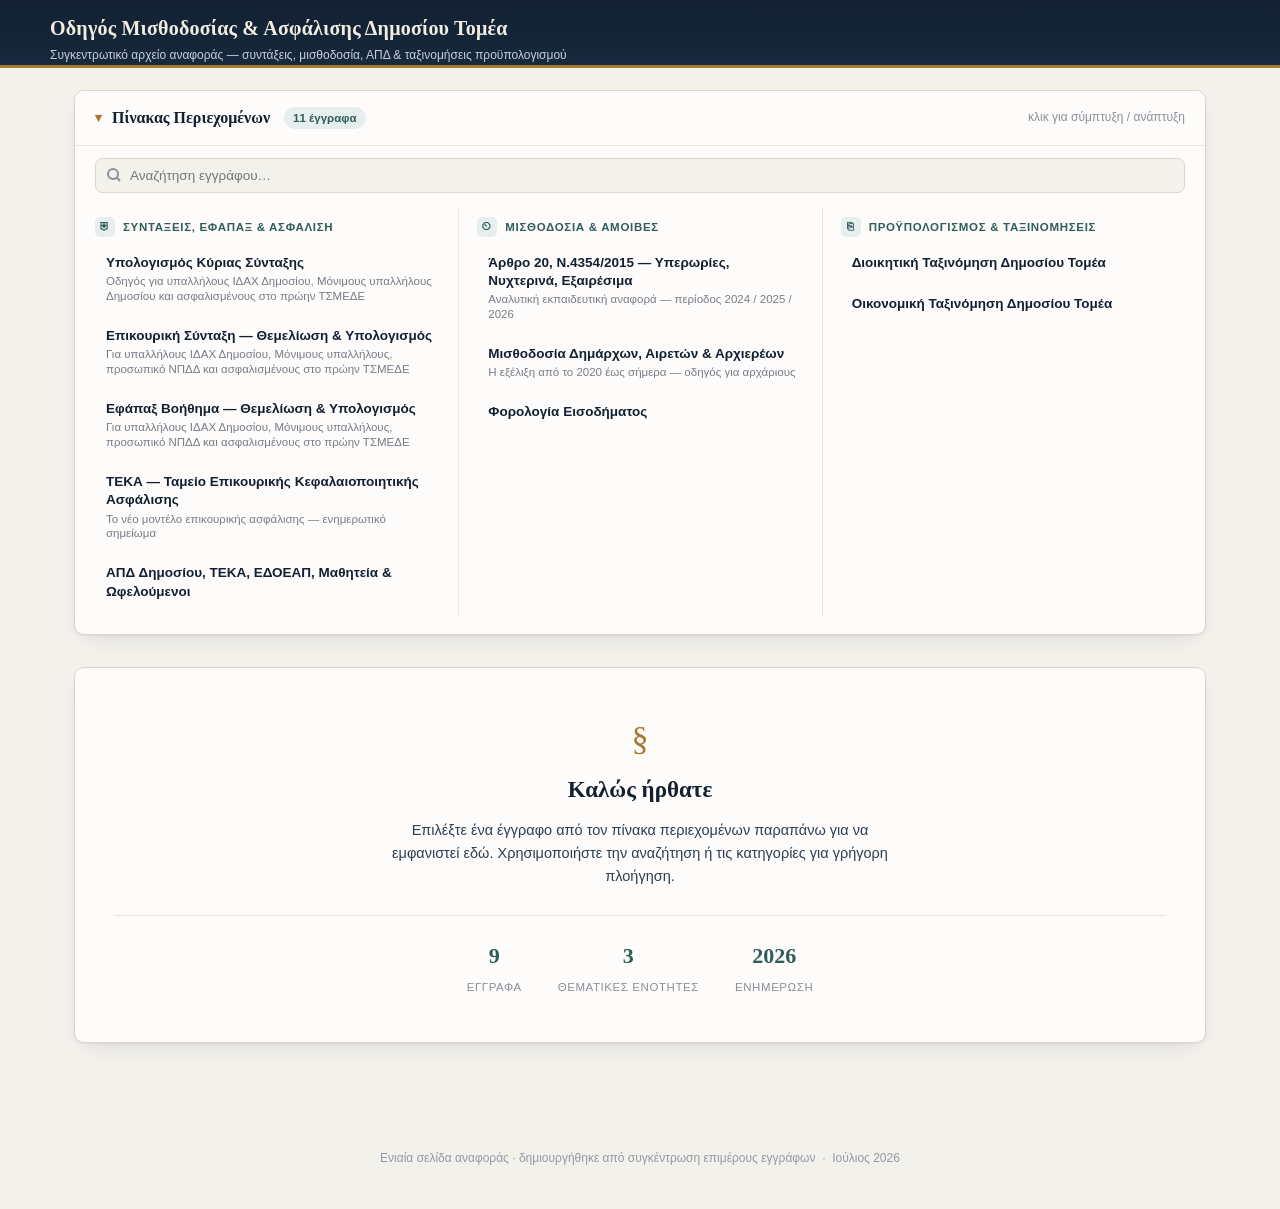
<file: odigos_misthodosias_asfalisis - Αντιγραφή.html>
﻿<!DOCTYPE html>
<html lang="el">
<head>
<meta charset="UTF-8">
<meta name="viewport" content="width=device-width, initial-scale=1.0">
<title>Οδηγός Μισθοδοσίας &amp; Ασφάλισης Δημοσίου Τομέα</title>
<style>
:root{
  --ink:#122032;
  --ink-soft:#2c3e52;
  --paper:#f3f1ec;
  --paper-raised:#fdfcfa;
  --line:#dcd7cb;
  --line-soft:#e8e4da;
  --gold:#a9762f;
  --gold-soft:#c9954f;
  --teal:#2f5d5a;
  --teal-soft:#e7efee;
  --gold-tint:#f6ecdb;
  --danger:#8a3324;
  --shadow: 0 1px 2px rgba(18,32,50,.06), 0 8px 24px -12px rgba(18,32,50,.18);
  --radius: 10px;
  --serif: Georgia, 'Times New Roman', 'Noto Serif', serif;
  --sans: 'Segoe UI', Roboto, 'Helvetica Neue', Arial, sans-serif;
}

*{box-sizing:border-box;}
html{scroll-behavior:smooth;}
body{
  margin:0;
  background:var(--paper);
  color:var(--ink);
  font-family:var(--sans);
  line-height:1.6;
  -webkit-font-smoothing:antialiased;
}

/* ===== Header ===== */
.site-header{
  background:linear-gradient(180deg,var(--ink) 0%, #17293d 100%);
  color:#f2ede1;
  padding:12px 20px 0px;
  position:relative;
  border-bottom:3px solid var(--gold);
}
/* Εξαφανίζουμε τη σφραγίδα (Seal) και τα μετα-δεδομένα δεξιά, */
/* αφού οι πληροφορίες υπάρχουν ήδη στο dashboard σας */
.site-seal, 
.site-meta {
  display: none !important; 
}

.site-header::after{
  content:"";
  position:absolute;
  left:0; right:0; bottom:-3px;
  height:3px;
  background:repeating-linear-gradient(90deg,var(--gold) 0 10px, transparent 10px 14px);
  opacity:.55;
}
.site-header-inner{
  max-width:1180px;
  margin:0 auto;
  display:flex;
  align-items:center;
  justify-content:space-between;
  gap:24px;
  flex-wrap:wrap;
}
.site-brand{display:flex; align-items:center; gap:16px;}
.site-seal{
  width:46px; height:46px;
  border-radius:50%;
  border:2px solid var(--gold-soft);
  display:flex; align-items:center; justify-content:center;
  font-family:var(--serif);
  font-weight:700;
  font-size:15px;
  color:var(--gold-soft);
  flex-shrink:0;
}
.site-titles h1{
  margin:0;
  font-family:var(--serif);
  font-weight:700;
  font-size: 20px ;
  letter-spacing:.2px;
}
.site-titles p{
  margin:2px 0 0;
  font-size:12px;
  color:#c8cedb;
  font-weight:400;
}
.site-meta{
  display:flex; gap:22px; font-size:12.5px; color:#aeb7c9;
}
.site-meta strong{color:#f2ede1; font-size:17px; display:block; font-family:var(--serif);}
.site-meta span{display:block; margin-top:2px;}

/* ===== TOC panel ===== */
.toc-wrap{
  max-width:1180px;
  margin:22px auto 0;
  padding:0 24px;
}
.toc-panel{
  background:var(--paper-raised);
  border:1px solid var(--line);
  border-radius:var(--radius);
  box-shadow:var(--shadow);
  overflow:hidden;
}
.toc-bar{
  display:flex;
  align-items:center;
  gap:14px;
  padding:14px 20px;
  cursor:pointer;
  user-select:none;
  background:var(--paper-raised);
  border-bottom:1px solid transparent;
}
.toc-bar[aria-expanded="true"]{border-bottom-color:var(--line-soft);}
.toc-bar-title{
  display:flex; align-items:center; gap:10px;
  font-family:var(--serif);
  font-weight:700;
  font-size:16px;
  color:var(--ink);
}
.toc-bar-title .chev{
  display:inline-flex;
  transition:transform .2s ease;
  color:var(--gold);
  font-size:13px;
}
.toc-bar[aria-expanded="false"] .chev{transform:rotate(-90deg);}
.toc-count{
  font-family:var(--sans);
  font-weight:600;
  font-size:11.5px;
  color:var(--teal);
  background:var(--teal-soft);
  padding:2px 9px;
  border-radius:999px;
}
.toc-bar-right{margin-left:auto; display:flex; align-items:center; gap:10px;}
.toc-hint{font-size:12px; color:#8a8f9a;}

.toc-search-wrap{
  padding:0 20px;
  max-height:0;
  overflow:hidden;
  transition:max-height .22s ease;
}
.toc-panel.expanded .toc-search-wrap{max-height:60px; padding:12px 20px 0;}
.toc-search{
  width:100%;
  padding:9px 12px 9px 34px;
  border:1px solid var(--line);
  border-radius:7px;
  font-size:13.5px;
  font-family:var(--sans);
  background:var(--paper) url('data:image/svg+xml;utf8,<svg xmlns="http://www.w3.org/2000/svg" width="14" height="14" fill="none" stroke="%238a8f9a" stroke-width="2"><circle cx="6" cy="6" r="5"/><line x1="10" y1="10" x2="13" y2="13"/></svg>') no-repeat 11px center;
  color:var(--ink);
}
.toc-search:focus{outline:2px solid var(--gold-soft); outline-offset:1px;}

.toc-body{
  max-height:0;
  overflow:hidden;
  transition:max-height .28s ease;
}
.toc-panel.expanded .toc-body{max-height:900px; overflow-y:auto;}
.toc-grid{
  display:grid;
  grid-template-columns:repeat(3,1fr);
  gap:0;
  padding:14px 20px 18px;
}
.toc-group{padding:0 14px 6px 0;}
.toc-group + .toc-group{border-left:1px solid var(--line-soft); padding-left:18px;}
.toc-group-label{
  display:flex; align-items:center; gap:8px;
  font-size:11.5px;
  font-weight:700;
  letter-spacing:.06em;
  text-transform:uppercase;
  color:var(--teal);
  margin:10px 0 8px;
}
.toc-cat-icon{
  width:20px; height:20px;
  border-radius:5px;
  background:var(--teal-soft);
  display:inline-flex; align-items:center; justify-content:center;
  font-size:11px;
  color:var(--teal);
}
.toc-list{list-style:none; margin:0; padding:0; display:flex; flex-direction:column; gap:5px;}
.toc-item{
  width:100%;
  text-align:left;
  background:transparent;
  border:1px solid transparent;
  border-radius:7px;
  padding:8px 10px;
  cursor:pointer;
  font-family:var(--sans);
  display:flex;
  flex-direction:column;
  gap:2px;
  transition:background .12s ease, border-color .12s ease;
}
.toc-item:hover{background:var(--gold-tint); border-color:var(--line-soft);}
.toc-item.active{background:var(--ink); border-color:var(--ink);}
.toc-item.active .toc-item-title{color:#f6ecdb;}
.toc-item.active .toc-item-sub{color:#b9c2d1;}
.toc-item-title{font-size:13.5px; font-weight:600; color:var(--ink); line-height:1.35;}
.toc-item-sub{font-size:11.5px; color:#767c88; line-height:1.3;}
.toc-item.hidden-by-search{display:none;}

/* collapsed state: slim bar only */
.toc-panel:not(.expanded) .toc-body{max-height:0;}

/* ===== Main content ===== */
.main-wrap{
  max-width:1180px;
  margin:0 auto;
  padding:24px 24px 80px;
}

.intro-panel{
  background:var(--paper-raised);
  border:1px solid var(--line);
  border-radius:var(--radius);
  box-shadow:var(--shadow);
  padding:44px 40px;
  text-align:center;
  margin-top:8px;
}
.intro-panel .intro-mark{
  font-family:var(--serif);
  font-size:34px;
  color:var(--gold);
  margin-bottom:6px;
}
.intro-panel h2{
  font-family:var(--serif);
  font-size:23px;
  margin:0 0 10px;
  color:var(--ink);
}
.intro-panel p{
  max-width:520px;
  margin:0 auto 4px;
  color:var(--ink-soft);
  font-size:14.5px;
}
.intro-stats{
  display:flex; justify-content:center; gap:36px;
  margin-top:26px; padding-top:22px; border-top:1px solid var(--line-soft);
}
.intro-stats div{text-align:center;}
.intro-stats strong{display:block; font-family:var(--serif); font-size:22px; color:var(--teal);}
.intro-stats span{font-size:11.5px; color:#8a8f9a; text-transform:uppercase; letter-spacing:.05em;}

/* Document sections */
.doc-section{
  background:var(--paper-raised);
  border:1px solid var(--line);
  border-radius:var(--radius);
  box-shadow:var(--shadow);
  padding:36px 44px 44px;
  margin-top:8px;
  animation:fadein .25s ease;
}
@keyframes fadein{from{opacity:0; transform:translateY(4px);} to{opacity:1; transform:none;}}

.doc-head{border-bottom:2px solid var(--line-soft); padding-bottom:18px; margin-bottom:20px;}
.doc-eyebrow{
  display:block;
  font-size:11.5px;
  font-weight:700;
  letter-spacing:.07em;
  text-transform:uppercase;
  color:var(--gold);
  margin-bottom:8px;
}
.doc-title{
  font-family:var(--serif);
  font-size:clamp(22px,3vw,30px);
  margin:0;
  color:var(--ink);
  line-height:1.3;
}
.doc-subtitle{
  margin:8px 0 0;
  color:var(--ink-soft);
  font-size:14.5px;
  font-style:italic;
}

.mini-nav{
  display:flex; flex-wrap:wrap; gap:6px 8px;
  align-items:center;
  background:var(--teal-soft);
  border:1px solid #d6e3e1;
  border-radius:8px;
  padding:10px 14px;
  margin-bottom:26px;
  font-size:12.5px;
}
.mini-nav-label{font-weight:700; color:var(--teal); margin-right:4px;}
.mini-nav a{
  color:var(--teal);
  text-decoration:none;
  background:#fff;
  border:1px solid #cfe1de;
  padding:3px 9px;
  border-radius:999px;
  white-space:nowrap;
}
.mini-nav a:hover{background:var(--teal); color:#fff; border-color:var(--teal);}

/* ===== doc-body typography (converted docx content) ===== */
.doc-body h2{
  font-family:var(--serif);
  font-size:19.5px;
  color:var(--ink);
  margin:34px 0 12px;
  padding-bottom:8px;
  border-bottom:1px solid var(--line-soft);
  scroll-margin-top:20px;
}
.doc-body h2:first-child{margin-top:0;}
.doc-body h3{
  font-family:var(--serif);
  font-size:16px;
  color:var(--teal);
  margin:22px 0 10px;
  scroll-margin-top:20px;
}
.doc-body h4{
  font-size:14px; color:var(--ink-soft); margin:16px 0 8px; font-weight:700;
}
.doc-body p{margin:0 0 13px; font-size:14.8px; color:#243447;}
.doc-body strong{color:var(--ink); font-weight:700;}
.doc-body em{color:var(--ink-soft);}
.doc-body ul, .doc-body ol{margin:0 0 15px; padding-left:22px; font-size:14.8px; color:#243447;}
.doc-body li{margin-bottom:6px;}
.doc-body li > p{margin-bottom:4px;}
.doc-body a{color:var(--teal); text-decoration-color:#a9c6c2;}
.doc-body a:hover{text-decoration-color:var(--teal);}

.doc-body blockquote{
  margin:0 0 16px;
  padding:12px 18px;
  background:var(--gold-tint);
  border-left:3px solid var(--gold);
  border-radius:0 7px 7px 0;
  font-size:14px;
  color:#5a4326;
}
.doc-body blockquote p{margin:0; color:inherit;}

/* tables */
.doc-body table{
  width:100%;
  border-collapse:collapse;
  margin:8px 0 22px;
  font-size:13.8px;
  border:1px solid var(--line);
  border-radius:8px;
  overflow:hidden;
}
.doc-body th, .doc-body td{
  border:1px solid var(--line-soft);
  padding:9px 13px;
  text-align:left;
  vertical-align:top;
}
.doc-body thead th, .doc-body tr:first-child th{
  background:var(--ink);
  color:#f3ede0;
  font-weight:600;
  font-family:var(--sans);
  border-color:var(--ink);
}
.doc-body tbody tr:nth-child(even){background:#f8f6f1;}
.doc-body tbody tr:hover{background:var(--gold-tint);}
.doc-body td p, .doc-body th p{margin:0 0 6px;}
.doc-body td p:last-child, .doc-body th p:last-child{margin-bottom:0;}

/* single-column "callout" tables used as tip boxes in the source docs */
.doc-body table:has(col[style*="100%"]){
  border:none;
}
.doc-body table:has(col[style*="100%"]) td{
  background:var(--teal-soft);
  border:1px solid #d6e3e1;
  border-radius:8px;
  padding:14px 18px;
}
.doc-body table:has(col[style*="100%"]) td p{margin:0 0 5px; color:#1f3a37;}
.doc-body table:has(col[style*="100%"]) td p:last-child{margin-bottom:0;}
.doc-body table:has(col[style*="100%"]) strong:first-child{color:var(--teal);}

.doc-body hr{border:none; border-top:1px solid var(--line-soft); margin:26px 0;}

.doc-pager{
  display:flex; justify-content:space-between; gap:14px;
  margin-top:36px; padding-top:22px; border-top:1px solid var(--line-soft);
}
.pager-btn{
  display:flex; align-items:center; gap:10px;
  background:var(--paper);
  border:1px solid var(--line);
  border-radius:8px;
  padding:10px 16px;
  cursor:pointer;
  font-family:var(--sans);
  color:var(--ink);
  max-width:46%;
}
.pager-btn:hover{border-color:var(--gold-soft); background:var(--gold-tint);}
.pager-next{margin-left:auto; text-align:right;}
.pager-arrow{color:var(--gold); font-size:16px; flex-shrink:0;}
.pager-label{display:block; font-size:10.5px; text-transform:uppercase; letter-spacing:.06em; color:#8a8f9a;}
.pager-title{display:block; font-size:13px; font-weight:600; line-height:1.3;}

/* back to top */
.back-to-top{
  position:fixed; right:26px; bottom:26px;
  width:44px; height:44px;
  border-radius:50%;
  background:var(--ink);
  color:#f3ede0;
  border:none;
  cursor:pointer;
  font-size:16px;
  box-shadow:var(--shadow);
  display:none;
  align-items:center; justify-content:center;
  z-index:50;
}
.back-to-top.show{display:flex;}
.back-to-top:hover{background:var(--gold);}

.site-footer{
  text-align:center;
  padding:26px 20px 40px;
  font-size:12px;
  color:#9199a6;
}

@media (max-width: 880px){
  .toc-grid{grid-template-columns:1fr;}
  .toc-group + .toc-group{border-left:none; border-top:1px solid var(--line-soft); padding-left:0; padding-top:10px;}
  .doc-section{padding:26px 20px 32px;}
  .site-meta{display:none;}
  .doc-pager{flex-direction:column;}
  .pager-btn{max-width:100%;}
}

@media print{
  .site-header, .toc-wrap, .back-to-top, .doc-pager, .mini-nav{display:none !important;}
  .doc-section{display:block !important; box-shadow:none; border:none; padding:0; hidden:false;}
  body{background:#fff;}
}
</style>
</head>
<body>

<header class="site-header">
  <div class="site-header-inner">
    <div class="site-brand">
      <div class="site-seal">ΔΤ</div>
      <div class="site-titles">
        <h1>Οδηγός Μισθοδοσίας &amp; Ασφάλισης Δημοσίου Τομέα</h1>
        <p>Συγκεντρωτικό αρχείο αναφοράς — συντάξεις, μισθοδοσία, ΑΠΔ &amp; ταξινομήσεις προϋπολογισμού</p>
      </div>
    </div>
    <div class="site-meta">
      <div><strong id="statDocs">11</strong><span>Έγγραφα</span></div>
      <div><strong id="statCats">3</strong><span>Κατηγορίες</span></div>
    </div>
  </div>
</header>

<div class="toc-wrap">
  <div class="toc-panel expanded" id="tocPanel">
    <div class="toc-bar" id="tocBar" role="button" tabindex="0" aria-expanded="true" aria-controls="tocBody">
      <span class="toc-bar-title"><span class="chev">▾</span> Πίνακας Περιεχομένων</span>
      <span class="toc-count" id="tocCount">11 έγγραφα</span>
      <span class="toc-bar-right"><span class="toc-hint">κλικ για σύμπτυξη / ανάπτυξη</span></span>
    </div>
    <div class="toc-search-wrap">
      <input type="text" class="toc-search" id="tocSearch" placeholder="Αναζήτηση εγγράφου…" aria-label="Αναζήτηση στον πίνακα περιεχομένων">
    </div>
    <div class="toc-body" id="tocBody" role="tree">
      <div class="toc-grid" id="tocGrid">
        
    <div class="toc-group">
      <div class="toc-group-label"><span class="toc-cat-icon" aria-hidden="true">⛨</span>Συντάξεις, Εφάπαξ &amp; Ασφάλιση</div>
      <ul class="toc-list" role="group">
        <li>
          <button class="toc-item" data-target="doc-1785434186680" role="treeitem" aria-selected="false">
            <span class="toc-item-title">Υπολογισμός Κύριας Σύνταξης</span>
            <span class="toc-item-sub">Οδηγός για υπαλλήλους ΙΔΑΧ Δημοσίου, Μόνιμους υπαλλήλους Δημοσίου και ασφαλισμένους στο πρώην ΤΣΜΕΔΕ</span>
          </button>
        </li>
        <li>
          <button class="toc-item" data-target="doc-1785434186650" role="treeitem" aria-selected="false">
            <span class="toc-item-title">Επικουρική Σύνταξη — Θεμελίωση &amp; Υπολογισμός</span>
            <span class="toc-item-sub">Για υπαλλήλους ΙΔΑΧ Δημοσίου, Μόνιμους υπαλλήλους, προσωπικό ΝΠΔΔ και ασφαλισμένους στο πρώην ΤΣΜΕΔΕ</span>
          </button>
        </li>
        <li>
          <button class="toc-item" data-target="doc-1785434186657" role="treeitem" aria-selected="false">
            <span class="toc-item-title">Εφάπαξ Βοήθημα — Θεμελίωση &amp; Υπολογισμός</span>
            <span class="toc-item-sub">Για υπαλλήλους ΙΔΑΧ Δημοσίου, Μόνιμους υπαλλήλους, προσωπικό ΝΠΔΔ και ασφαλισμένους στο πρώην ΤΣΜΕΔΕ</span>
          </button>
        </li>
        <li>
          <button class="toc-item" data-target="doc-1785434186672" role="treeitem" aria-selected="false">
            <span class="toc-item-title">ΤΕΚΑ — Ταμείο Επικουρικής Κεφαλαιοποιητικής Ασφάλισης</span>
            <span class="toc-item-sub">Το νέο μοντέλο επικουρικής ασφάλισης — ενημερωτικό σημείωμα</span>
          </button>
        </li>
        <li>
          <button class="toc-item" data-target="doc-1785434186684" role="treeitem" aria-selected="false">
            <span class="toc-item-title">ΑΠΔ Δημοσίου, ΤΕΚΑ, ΕΔΟΕΑΠ, Μαθητεία &amp; Ωφελούμενοι</span>
            
          </button>
        </li>
		
		
	</ul>
    </div>

    <div class="toc-group">
      <div class="toc-group-label"><span class="toc-cat-icon" aria-hidden="true">⏲</span>Μισθοδοσία &amp; Αμοιβές</div>
      <ul class="toc-list" role="group">
        <li>
          <button class="toc-item" data-target="doc-1785434186668" role="treeitem" aria-selected="false">
            <span class="toc-item-title">Άρθρο 20, Ν.4354/2015 — Υπερωρίες, Νυχτερινά, Εξαιρέσιμα</span>
            <span class="toc-item-sub">Αναλυτική εκπαιδευτική αναφορά — περίοδος 2024 / 2025 / 2026</span>
          </button>
        </li>
        <li>
          <button class="toc-item" data-target="doc-1785434186676" role="treeitem" aria-selected="false">
            <span class="toc-item-title">Μισθοδοσία Δημάρχων, Αιρετών &amp; Αρχιερέων</span>
            <span class="toc-item-sub">Η εξέλιξη από το 2020 έως σήμερα — οδηγός για αρχάριους</span>
          </button>
        </li>
		<li>
		<button class="toc-item" data-target="doc-76dbf0b047" role="treeitem" aria-selected="false">
		<span class="toc-item-title">Φορολογία Εισοδήματος
		</span>
		</button>
		</li>
		</ul>
    </div>

    <div class="toc-group">
      <div class="toc-group-label"><span class="toc-cat-icon" aria-hidden="true">⎘</span>Προϋπολογισμός &amp; Ταξινομήσεις</div>
      <ul class="toc-list" role="group">
        <li>
          <button class="toc-item" data-target="doc-1785434186661" role="treeitem" aria-selected="false">
            <span class="toc-item-title">Διοικητική Ταξινόμηση Δημοσίου Τομέα</span>
            
          </button>
        </li>
        <li>
          <button class="toc-item" data-target="doc-1785434186664" role="treeitem" aria-selected="false">
            <span class="toc-item-title">Οικονομική Ταξινόμηση Δημοσίου Τομέα</span>
            
          </button>
        </li></ul>
    </div>
      </div>
    </div>
  </div>
</div>

<main class="main-wrap" id="mainWrap">
  <div class="intro-panel" id="introPanel">
    <div class="intro-mark">§</div>
    <h2>Καλώς ήρθατε</h2>
    <p>Επιλέξτε ένα έγγραφο από τον πίνακα περιεχομένων παραπάνω για να εμφανιστεί εδώ. Χρησιμοποιήστε την αναζήτηση ή τις κατηγορίες για γρήγορη πλοήγηση.</p>
    <div class="intro-stats">
      <div><strong>9</strong><span>Έγγραφα</span></div>
      <div><strong>3</strong><span>Θεματικές Ενότητες</span></div>
      <div><strong>2026</strong><span>Ενημέρωση</span></div>
    </div>
  </div>

  
<section class="doc-section" id="doc-1785434186680" data-title="Υπολογισμός Κύριας Σύνταξης" data-subtitle="Οδηγός για υπαλλήλους ΙΔΑΧ Δημοσίου, Μόνιμους υπαλλήλους Δημοσίου και ασφαλισμένους στο πρώην ΤΣΜΕΔΕ" data-category="Συντάξεις, Εφάπαξ &amp; Ασφάλιση" hidden="">
  <div class="doc-head">
    <span class="doc-eyebrow">&Sigma;&upsilon;&nu;&tau;&#940;&xi;&epsilon;&iota;&sigmaf;, &Epsilon;&phi;&#940;&pi;&alpha;&xi; &amp; &Alpha;&sigma;&phi;&#940;&lambda;&iota;&sigma;&eta; &middot; &#904;&gamma;&gamma;&rho;&alpha;&phi;&omicron; 1 &alpha;&pi;&#972; 11</span>
    <h1 class="doc-title">Υπολογισμός Κύριας Σύνταξης</h1>
    <p class="doc-subtitle">Οδηγός για υπαλλήλους ΙΔΑΧ Δημοσίου, Μόνιμους υπαλλήλους Δημοσίου και ασφαλισμένους στο πρώην ΤΣΜΕΔΕ</p>
  </div>
  <nav class="mini-nav" aria-label="Ενότητες εγγράφου"><span class="mini-nav-label">Σε αυτή τη σελίδα</span><a href="#1-η-βασική-ιδέα-δύο-συστατικά-φτιάχνουν-την-κύρια-σύνταξη" data-doc-anchor="">1. Η βασική ιδέα: δύο «συστατικά» φτιάχνουν την κύρια σύνταξη</a><a href="#2-το-πρώτο-συστατικό-η-εθνική-σύνταξη" data-doc-anchor="">2. Το πρώτο συστατικό: η Εθνική Σύνταξη</a><a href="#3-το-δεύτερο-συστατικό-η-ανταποδοτική-σύνταξη" data-doc-anchor="">3. Το δεύτερο συστατικό: η Ανταποδοτική Σύνταξη</a><a href="#4-ειδικά-για-τους-μόνιμους-υπαλλήλους-δημοσίου" data-doc-anchor="">4. Ειδικά για τους Μόνιμους υπαλλήλους Δημοσίου</a><a href="#5-ειδικά-για-τους-υπαλλήλους-ιδαχ" data-doc-anchor="">5. Ειδικά για τους υπαλλήλους ΙΔΑΧ</a><a href="#6-ειδικά-για-τους-ασφαλισμένους-του-πρώην-τσμεδε" data-doc-anchor="">6. Ειδικά για τους ασφαλισμένους του πρώην ΤΣΜΕΔΕ</a><a href="#7-συνοπτικός-συγκριτικός-πίνακας" data-doc-anchor="">7. Συνοπτικός συγκριτικός πίνακας</a><a href="#8-πώς-μπορεί-κανείς-να-δει-μια-εκτίμηση-της-δικής-του-σύνταξ" data-doc-anchor="">8. Πώς μπορεί κανείς να δει μια εκτίμηση της δικής του σύνταξης</a><a href="#9-συμπέρασμα" data-doc-anchor="">9. Συμπέρασμα</a><a href="#ενδεικτικές-πηγές" data-doc-anchor="">Ενδεικτικές πηγές</a></nav>
  <div class="doc-body">
    

<p>Η παρούσα αναφορά εξηγεί, με απλή γλώσσα, πώς υπολογίζεται το μηνιαίο ποσό της κύριας σύνταξης γήρατος, δηλαδή της βασικής σύνταξης που καταβάλλει ο e-ΕΦΚΑ. Καλύπτει τρεις κατηγορίες: τους Μόνιμους υπαλλήλους Δημοσίου, τους υπαλλήλους Ιδιωτικού Δικαίου Αορίστου Χρόνου (ΙΔΑΧ) και τους ασφαλισμένους του πρώην Ταμείου Μηχανικών (ΤΣΜΕΔΕ). Δεν εξετάζονται εδώ η επικουρική σύνταξη ή το εφάπαξ, που υπολογίζονται με διαφορετικούς κανόνες.</p>
<blockquote>
<p><em>Σημείωση: Το κείμενο έχει ενημερωτικό-εκπαιδευτικό χαρακτήρα και βασίζεται στο γενικό πλαίσιο του ν. 4387/2016 (όπως τροποποιήθηκε, μεταξύ άλλων, με τον ν. 4670/2020) και σε στοιχεία που ισχύουν το 2026. Τα ποσά (π.χ. εθνική σύνταξη) αναπροσαρμόζονται κάθε χρόνο. Για τον ακριβή υπολογισμό μιας συγκεκριμένης σύνταξης απαιτείται εξατομικευμένος υπολογισμός από τον e-ΕΦΚΑ, καθώς παίζουν ρόλο πολλές προσωπικές παράμετροι.</em></p>
</blockquote>
<h2 id="1-η-βασική-ιδέα-δύο-συστατικά-φτιάχνουν-την-κύρια-σύνταξη"><strong>1. Η βασική ιδέα: δύο «συστατικά» φτιάχνουν την κύρια σύνταξη</strong></h2>
<p>Από το 2016 και μετά (ν. 4387/2016, γνωστός και ως «νόμος Κατρούγκαλου»), η κύρια σύνταξη γήρατος στην Ελλάδα δεν είναι ένα ενιαίο ποσό, αλλά το άθροισμα δύο ξεχωριστών «κομματιών»:</p>
<p><strong>Κύρια Σύνταξη = Εθνική Σύνταξη + Ανταποδοτική Σύνταξη</strong></p>
<p><strong>Η Εθνική Σύνταξη</strong> είναι ένα σταθερό, βασικό ποσό που χρηματοδοτείται απευθείας από τον κρατικό προϋπολογισμό (όχι από εισφορές) και εξαρτάται κυρίως από τα χρόνια διαμονής στην Ελλάδα. Είναι ίδια για όλες τις κατηγορίες ασφαλισμένων -Μόνιμους, ΙΔΑΧ, πρώην ΤΣΜΕΔΕ- εφόσον πληρούνται οι ίδιες προϋποθέσεις.</p>
<p><strong>Η Ανταποδοτική Σύνταξη</strong> είναι το κομμάτι που «ανταποδίδει» τις εισφορές που κατέβαλε ο ασφαλισμένος όλη του τη ζωή: όσο περισσότερα χρόνια εργασίας και όσο υψηλότερος ο μισθός, τόσο μεγαλύτερη είναι.</p>
<p>Τα δύο αυτά κομμάτια υπολογίζονται με εντελώς διαφορετικό τρόπο, όπως αναλύεται στις επόμενες ενότητες.</p>
<h2 id="2-το-πρώτο-συστατικό-η-εθνική-σύνταξη"><strong>2. Το πρώτο συστατικό: η Εθνική Σύνταξη</strong></h2>
<p>Η εθνική σύνταξη λειτουργεί σαν ένα «κατώφλι ασφάλειας»: όσο χαμηλός κι αν είναι ο μισθός κάποιου στη ζωή του, θα λάβει τουλάχιστον αυτό το βασικό ποσό, εφόσον πληροί τις προϋποθέσεις.</p>
<p><strong>Το πλήρες ποσό</strong></p>
<p>Από 1/1/2026, το πλήρες ποσό της εθνικής σύνταξης ανέρχεται σε 446,87 ευρώ τον μήνα (αυξημένο κατά 2,4% σε σχέση με το 2025). Το ποσό αυτό αναπροσαρμόζεται κάθε χρόνο.</p>
<p><strong>Πότε μειώνεται</strong></p>
<ul>
<li><p>Λόγω λιγότερων ετών διαμονής στην Ελλάδα: για πλήρες ποσό απαιτούνται 40 έτη νόμιμης διαμονής· για κάθε έτος που λείπει, το ποσό μειώνεται κατά 1/40.</p></li>
<li><p>Λόγω λιγότερων ετών ασφάλισης: αν κάποιος έχει από 15 έως 19 έτη ασφάλισης (και όχι τα βασικά 20), η εθνική μειώνεται κατά 2% για κάθε έτος που λείπει από τα 20.</p></li>
<li><p>Λόγω πρόωρης (μειωμένης) συνταξιοδότησης: αν κάποιος βγει στη σύνταξη με μικρότερη ηλικία από το πλήρες όριο (π.χ. στα 62 αντί για 67), η εθνική μειώνεται κατά 6% για κάθε έτος που λείπει, με ανώτατο όριο μείωσης 30%.</p></li>
</ul>
<blockquote>
<p><em>Σημαντικό: οι μειώσεις λόγω πρόωρης συνταξιοδότησης επηρεάζουν μόνο την εθνική σύνταξη. Η ανταποδοτική σύνταξη (ενότητα 3) υπολογίζεται κανονικά, χωρίς αυτή την ποινή, με βάση τα πραγματικά έτη και τις αποδοχές.</em></p>
</blockquote>
<p>Η εθνική σύνταξη υπολογίζεται με τον ίδιο ακριβώς τρόπο για Μόνιμους υπαλλήλους Δημοσίου, υπαλλήλους ΙΔΑΧ και ασφαλισμένους πρώην ΤΣΜΕΔΕ -δεν υπάρχει καμία διαφοροποίηση ανάμεσα στις κατηγορίες σε αυτό το κομμάτι.</p>
<h2 id="3-το-δεύτερο-συστατικό-η-ανταποδοτική-σύνταξη"><strong>3. Το δεύτερο συστατικό: η Ανταποδοτική Σύνταξη</strong></h2>
<p>Αυτό είναι το πιο σύνθετο κομμάτι, γιατί εξατομικεύεται πλήρως ανάλογα με τον μισθό και τα χρόνια εργασίας του καθενός. Ο γενικός τύπος είναι:</p>
<p><strong>Ανταποδοτική Σύνταξη = Συντάξιμες Αποδοχές × Συνολικό Ποσοστό Αναπλήρωσης</strong></p>
<p><strong>Τι είναι οι «συντάξιμες αποδοχές»</strong></p>
<p>Είναι, απλά, ο μέσος μηνιαίος μεικτός μισθός του ασφαλισμένου σε όλη του (ή σχεδόν όλη του) την επαγγελματική ζωή, όπως αυτός αναπροσαρμόζεται με βάση τον πληθωρισμό ή, από το 2026 και μετά, με βάση έναν «δείκτη μισθών». Ως αφετηρία λαμβάνεται συνήθως το έτος 2002, δηλαδή υπολογίζεται ο μέσος όρος των μηνιαίων αποδοχών από το 2002 μέχρι την ημέρα συνταξιοδότησης. Όσο υψηλότερος είναι αυτός ο μέσος μισθός, τόσο μεγαλύτερη είναι η ανταποδοτική σύνταξη.</p>
<p><strong>Τι είναι το «ποσοστό αναπλήρωσης»</strong></p>
<p>Είναι ένα ποσοστό που αντιστοιχεί σε κάθε έτος ασφάλισης και προβλέπεται σε ειδικό πίνακα του νόμου (ν. 4387/2016, όπως αναθεωρήθηκε με τον ν. 4670/2020). Το ποσοστό αυτό δεν είναι σταθερό: αυξάνεται προοδευτικά όσο περισσότερα είναι τα έτη ασφάλισης, ενώ οι μεγαλύτερες αυξήσεις δίνονται σε ασφαλισμένους με πολλά έτη εργασίας (π.χ. πάνω από 30 έτη), ώστε να ανταμείβεται η μακρόχρονη εργασία. Το άθροισμα των ποσοστών όλων των ετών (το «συνολικό ποσοστό αναπλήρωσης») είναι αυτό που πολλαπλασιάζεται με τις συντάξιμες αποδοχές.</p>
<blockquote>
<p>Ενδεικτικά: ένας ασφαλισμένος με περίπου 37-38 έτη ασφάλισης έχει σήμερα συνολικό ποσοστό αναπλήρωσης της τάξης του 42%-43%, ενώ όσοι φτάνουν τα 40 πλήρη έτη έχουν ποσοστό γύρω στο 50%. Τα ακριβή ποσοστά ανά έτος καθορίζονται από τον επίσημο πίνακα του νόμου και μπορούν να αλλάξουν με νεότερη νομοθεσία -το παράδειγμα δίνεται μόνο για να γίνει κατανοητή η λογική της προοδευτικής αύξησης.</p>
</blockquote>
<p><strong>Ανώτατο όριο</strong></p>
<p>Το συνολικό ακαθάριστο ποσό της κύριας σύνταξης (εθνική + ανταποδοτική) δεν μπορεί να ξεπερνά ένα ανώτατο όριο, το οποίο ισούται με το δωδεκαπλάσιο της πλήρους εθνικής σύνταξης. Για το 2026, το όριο αυτό διαμορφώνεται στα 5.362,44 ευρώ μεικτά τον μήνα.</p>
<h2 id="4-ειδικά-για-τους-μόνιμους-υπαλλήλους-δημοσίου"><strong>4. Ειδικά για τους Μόνιμους υπαλλήλους Δημοσίου</strong></h2>
<p>Οι μόνιμοι υπάλληλοι-λειτουργοί του Δημοσίου (και οι στρατιωτικοί) ακολουθούν τον ίδιο γενικό τύπο (εθνική + ανταποδοτική), αλλά ο νόμος προβλέπει ειδικό τρόπο υπολογισμού των συντάξιμων αποδοχών τους:</p>
<ul>
<li><p>Κανονικά, λαμβάνεται ο μέσος όρος των μηνιαίων μεικτών αποδοχών από το 2002 μέχρι τη συνταξιοδότηση.</p></li>
<li><p>Αν όμως ο υπάλληλος δεν έχει τουλάχιστον 5 έτη ασφάλισης μετά το 2002 (π.χ. γιατί συνταξιοδοτείται νωρίς μετά την πρόσληψή του), τότε ο υπολογισμός «κοιτάζει» και σε χρόνο πριν το 2002, ώστε να συμπληρωθούν συνολικά 5 έτη.</p></li>
<li><p>Ειδικές κατηγορίες (π.χ. όσοι είχαν ήδη συμπληρώσει 35 έτη υπηρεσίας υπό παλαιότερο καθεστώς) μπορεί να έχουν ξεχωριστό τρόπο υπολογισμού των συντάξιμων αποδοχών τους, με βάση τον μέσο όρο όλης της ασφαλιστικής τους ζωής.</p></li>
</ul>
<p>Στην πράξη, αυτό σημαίνει ότι για τους μόνιμους υπαλλήλους μετράει κυρίως ο μισθός των τελευταίων ετών εργασίας (μετά το 2002), κάτι που έχει σημασία για όσους είχαν χαμηλότερες αποδοχές παλαιότερα και υψηλότερες αργότερα.</p>
<blockquote>
<p>Παράδειγμα κατανόησης (ενδεικτικό, με στρογγυλοποιημένα ποσά): υπάλληλος με 38 έτη υπηρεσίας και μέσο συντάξιμο μισθό περίπου 1.700-1.750 ευρώ μπορεί σήμερα να προσδοκά ανταποδοτική σύνταξη της τάξης του 1.100-1.250 ευρώ και εθνική σύνταξη 446,87 ευρώ (αν πληρούνται οι προϋποθέσεις πλήρους εθνικής), δηλαδή συνολική κύρια σύνταξη περίπου 1.550-1.700 ευρώ μεικτά. Οι αριθμοί είναι ενδεικτικοί και το ακριβές ποσό υπολογίζεται εξατομικευμένα.</p>
</blockquote>
<h2 id="5-ειδικά-για-τους-υπαλλήλους-ιδαχ"><strong>5. Ειδικά για τους υπαλλήλους ΙΔΑΧ</strong></h2>
<p>Οι υπάλληλοι ΙΔΑΧ, παρότι εργάζονται στο Δημόσιο, ασφαλίζονται στο κοινό καθεστώς μισθωτών (πρώην ΙΚΑ-ΕΤΑΜ). Γι' αυτό, ο υπολογισμός της ανταποδοτικής τους σύνταξης ακολουθεί τον γενικό τύπο των μισθωτών, χωρίς τις ειδικές διατάξεις που ισχύουν αποκλειστικά για υπαλλήλους-λειτουργούς και στρατιωτικούς του Δημοσίου (ενότητα 4).</p>
<ul>
<li><p>Συντάξιμες αποδοχές: μέσος όρος μηνιαίων μεικτών αποδοχών, με αναπροσαρμογή στο χρόνο (από το 2002 και μετά, ή για ολόκληρο τον ασφαλιστικό βίο για όσους ασφαλίστηκαν πρώτη φορά μετά την 1/1/2002).</p></li>
<li><p>Ποσοστό αναπλήρωσης: ο ίδιος πίνακας που εφαρμόζεται σε κάθε μισθωτό εργαζόμενο, δημόσιου ή ιδιωτικού τομέα.</p></li>
</ul>
<p>Πρακτικά, η μέθοδος υπολογισμού είναι πιο «απλή» και ενιαία σε σχέση με τους μόνιμους υπαλλήλους, καθώς δεν υπάρχουν οι ειδικές μεταβατικές ρυθμίσεις του π.δ. 169/2007 που αφορούν αποκλειστικά το ειδικό καθεστώς Δημοσίου.</p>
<h2 id="6-ειδικά-για-τους-ασφαλισμένους-του-πρώην-τσμεδε"><strong>6. Ειδικά για τους ασφαλισμένους του πρώην ΤΣΜΕΔΕ</strong></h2>
<p>Οι μηχανικοί, αρχιτέκτονες και συναφείς ειδικότητες που ήταν ασφαλισμένοι στο πρώην ΤΣΜΕΔΕ (σήμερα κλάδος του e-ΕΦΚΑ μέσω του πρώην ΕΤΑΑ) λαμβάνουν, όπως όλοι, εθνική + ανταποδοτική σύνταξη με τον γενικό τρόπο υπολογισμού. Ωστόσο, υπάρχει ένα επιπλέον, τρίτο στοιχείο που αφορά αποκλειστικά αυτούς:</p>
<p><strong>Σύνταξη ΤΣΜΕΔΕ = Εθνική + Ανταποδοτική + Ειδική Προσαύξηση ΤΣΜΕΔΕ</strong></p>
<p><strong>Τι είναι η Ειδική Προσαύξηση ΤΣΜΕΔΕ</strong></p>
<p>Ιστορικά, οι μηχανικοί του πρώην ΤΣΜΕΔΕ κατέβαλλαν, πέρα από τις κανονικές εισφορές, και μία επιπλέον εισφορά (αρχικά μέσω του «Ειδικού Λογαριασμού», που από το 2006 μετονομάστηκε σε «Ειδική Προσαύξηση»). Η επιπλέον αυτή εισφορά «αγοράζει» ένα πρόσθετο κομμάτι σύνταξης, το οποίο υπολογίζεται περίπου ως εξής:</p>
<p><strong>Ειδική Προσαύξηση = Έτη με επιπλέον εισφορά × Επιπλέον μηνιαία εισφορά × 0,075%</strong></p>
<p>Δικαίωμα στην Ειδική Προσαύξηση έχουν όσοι έχουν καταβάλει τη σχετική επιπλέον εισφορά για τουλάχιστον 10 έτη. Το ακριβές ποσό εξαρτάται από το ύψος της ασφαλιστικής κατηγορίας (κλάσης) στην οποία ήταν ενταγμένος ο μηχανικός κάθε χρόνο, γι' αυτό και διαφέρει σημαντικά από μηχανικό σε μηχανικό, ακόμη και με τα ίδια έτη ασφάλισης.</p>
<blockquote>
<p><em>Το καθεστώς υπολογισμού των συντάξιμων αποδοχών για τους μηχανικούς είναι ιδιαίτερα σύνθετο, καθώς έχει αλλάξει αρκετές φορές: μέχρι το 2016 βασιζόταν σε τεκμαρτούς μισθούς ανά ασφαλιστική κλάση, από το 2017 σε πραγματικά εισοδήματα, και από το 2020 σε νέες ασφαλιστικές κατηγορίες. Για τον λόγο αυτό συνιστάται σχεδόν πάντα εξατομικευμένος υπολογισμός.</em></p>
<p>Παράδειγμα κατανόησης (ενδεικτικό): μηχανικός με 40 έτη ασφάλισης μπορεί να λάβει βασική (εθνική + ανταποδοτική) σύνταξη περίπου στα ίδια επίπεδα με άλλους μισθωτούς αντίστοιχου μισθού, προσαυξημένη κατά ένα επιπλέον ποσό λόγω Ειδικής Προσαύξησης, το οποίο μπορεί να κυμαίνεται από μερικές δεκάδες έως λίγες εκατοντάδες ευρώ τον μήνα, ανάλογα με τα έτη και το ύψος της επιπλέον εισφοράς που κατέβαλε.</p>
</blockquote>
<h2 id="7-συνοπτικός-συγκριτικός-πίνακας"><strong>7. Συνοπτικός συγκριτικός πίνακας</strong></h2>
<table>
<colgroup>
<col style="width: 26%">
<col style="width: 24%">
<col style="width: 24%">
<col style="width: 24%">
</colgroup>
<thead>
<tr class="header">
<th><strong>Κατηγορία</strong></th>
<th><strong>Εθνική σύνταξη</strong></th>
<th><strong>Ανταποδοτική σύνταξη</strong></th>
<th><strong>Ιδιαίτερο στοιχείο</strong></th>
</tr>
</thead>
<tbody>
<tr class="odd">
<td><strong>Μόνιμοι υπάλληλοι Δημοσίου</strong></td>
<td>Ίδιοι πανελλαδικοί κανόνες (ν. 4387/2016)</td>
<td>Συντάξιμες αποδοχές (μισθός) × ποσοστό αναπλήρωσης, με ειδικό τρόπο υπολογισμού αποδοχών για υπαλλήλους-λειτουργούς Δημοσίου</td>
<td>Οι συντάξιμες αποδοχές υπολογίζονται με βάση τον μέσο όρο αποδοχών από το 2002, με ειδική μεταχείριση αν δεν υπάρχει αρκετός χρόνος μετά το 2002</td>
</tr>
<tr class="even">
<td><strong>Υπάλληλοι ΙΔΑΧ</strong></td>
<td>Ίδιοι πανελλαδικοί κανόνες (ν. 4387/2016)</td>
<td>Ίδιος γενικός τύπος με τους μισθωτούς του ιδιωτικού τομέα</td>
<td>Ακολουθούν πλήρως το κοινό καθεστώς μισθωτών, χωρίς ειδικές διατάξεις Δημοσίου</td>
</tr>
<tr class="odd">
<td><strong>Ασφαλισμένοι πρώην ΤΣΜΕΔΕ</strong></td>
<td>Ίδιοι πανελλαδικοί κανόνες (ν. 4387/2016)</td>
<td>Ίδιος γενικός τύπος, με βάση τις ασφαλιστικές κατηγορίες/εισφορές του πρώην ΤΣΜΕΔΕ</td>
<td>Προστίθεται επιπλέον Ειδική Προσαύξηση ΤΣΜΕΔΕ, λόγω πρόσθετων εισφορών του κλάδου μηχανικών</td>
</tr>
</tbody>
</table>
<h2 id="8-πώς-μπορεί-κανείς-να-δει-μια-εκτίμηση-της-δικής-του-σύνταξ"><strong>8. Πώς μπορεί κανείς να δει μια εκτίμηση της δικής του σύνταξης</strong></h2>
<ul>
<li><p>Έλεγχος του Ατομικού Λογαριασμού Ασφάλισης στον e-ΕΦΚΑ, για επιβεβαίωση των ετών ασφάλισης και των καταγεγραμμένων αποδοχών.</p></li>
<li><p>Αίτημα προσυνταξιοδοτικού ελέγχου (εκτίμηση σύνταξης) στον e-ΕΦΚΑ πριν την οριστική αίτηση συνταξιοδότησης.</p></li>
<li><p>Για μόνιμους υπαλλήλους: έλεγχος αν υπάρχουν λιγότερα από 5 έτη ασφάλισης μετά το 2002, κάτι που επηρεάζει τον τρόπο υπολογισμού των συντάξιμων αποδοχών.</p></li>
<li><p>Για ασφαλισμένους πρώην ΤΣΜΕΔΕ: επιβεβαίωση των ετών κατά τα οποία καταβλήθηκε η επιπλέον εισφορά (Ειδικός Λογαριασμός/Ειδική Προσαύξηση), καθώς αυτά προσαυξάνουν το τελικό ποσό.</p></li>
<li><p>Χρήση επίσημων ή αξιόπιστων υπολογιστών σύνταξης, πάντα με επιφύλαξη ότι πρόκειται για εκτιμήσεις και όχι για τελικό, δεσμευτικό ποσό.</p></li>
</ul>
<blockquote>
<p><em>Η <strong>Προσυνταξιοδοτική Βεβαίωση</strong> είναι η διαδικασία κατά την οποία ο e-ΕΦΚΑ πιστοποιεί τον συνολικό χρόνο ασφάλισής σας. Συστήνεται να υποβάλλεται περίπου δύο χρόνια πριν από την προβλεπόμενη ημερομηνία συνταξιοδότησής σας, προκειμένου να επιταχυνθεί η διαδικασία απονομής της κύριας σύνταξής σας. [<a href="https://www.gov.gr/ipiresies/ergasia-kai-asphalise/suntaxiodotese/prosuntaxiodotike-bebaiose">1</a>, <a href="https://www.e-efka.gov.gr/el/sychnes-eroteseis/asphalisi-eisphores/asphalismenoi/prosyntaxiodotike-bebaiose">2</a>, <a href="https://www.capital.gr/oikonomia/3985607/prosuntaxiodotiki-bebaiosi-i-lusi-gia-taxuteri-suntaxiodotisi-poioi-pote-kai-pos-tin-ekdidoun/">3</a>]</em></p>
<p><em>Τρόπος Υποβολής Αιτήματος</em></p>
<p><em>Ηλεκτρονικά: Μπορείτε να συνδεθείτε στην επίσημη υπηρεσία <a href="https://www.gov.gr/ipiresies/ergasia-kai-asphalise/suntaxiodotese/prosuntaxiodotike-bebaiose">Προσυνταξιοδοτική βεβαίωση - Gov.gr</a> χρησιμοποιώντας τους προσωπικούς σας κωδικούς Taxisnet και τον ΑΜΚΑ σας. [<a href="https://www.gov.gr/ipiresies/ergasia-kai-asphalise/suntaxiodotese/prosuntaxiodotike-bebaiose">1</a>]</em></p>
<p><em>Δια ζώσης ή μέσω πιστοποιημένου επαγγελματία: Η αίτηση μπορεί εναλλακτικά να κατατεθεί στις κατά τόπους αρμόδιες υπηρεσίες του e-ΕΦΚΑ ή μέσω πιστοποιημένων δικηγόρων/λογιστών, ώστε να εντοπιστούν τυχόν ελλείψεις στον ατομικό σας λογαριασμό. [<a href="https://www.eea.gr/arthra-eea/prosyntaxiodotiki-vevaiosi-ti-einai-kai-poioi-prepei-na-ypovalloyn-aitisi-2/">1</a>]</em></p>
<p><em>Στάδια Ελέγχου</em></p>
<p><em>Ασφαλιστικός Βίος: Το σύστημα αντλεί και ελέγχει όλα τα δηλωμένα ένσημα/χρόνια ασφάλισής σας (π.χ. από το πληροφοριακό σύστημα "ΑΤΛΑΣ"). [<a href="https://www.e-efka.gov.gr/el/sychnes-eroteseis/asphalisi-eisphores/asphalismenoi/prosyntaxiodotike-bebaiose">1</a>]</em></p>
<p><em>Έκδοση: Μετά τον έλεγχο εκδίδεται η βεβαίωση, η οποία είναι πολύτιμη για να γνωρίζετε ακριβώς τον χρόνο που έχετε θεμελιώσει. [<a href="https://www.e-efka.gov.gr/el/sychnes-eroteseis/asphalisi-eisphores/asphalismenoi/prosyntaxiodotike-bebaiose">1</a>]</em></p>
<p><em>Έλεγχος Ορθότητας: Όταν εκδοθεί η βεβαίωση, πρέπει να ελέγξετε προσεκτικά τα στοιχεία. Αν διαφωνείτε με τις μέρες ασφάλισης, έχετε το δικαίωμα να υποβάλλετε ένσταση. [<a href="https://syllogos-socratis.gr/?p=14910">1</a>]</em></p>
</blockquote>
<h2 id="9-συμπέρασμα"><strong>9. Συμπέρασμα</strong></h2>
<p>Η κύρια σύνταξη γήρατος είναι πάντα το άθροισμα ενός σταθερού, κρατικού μέρους (εθνική σύνταξη) και ενός εξατομικευμένου μέρους που αντανακλά τα χρόνια εργασίας και τον μισθό (ανταποδοτική σύνταξη). Ο τρόπος υπολογισμού αυτών των δύο κομματιών είναι, σε γενικές γραμμές, κοινός για Μόνιμους υπαλλήλους Δημοσίου, υπαλλήλους ΙΔΑΧ και ασφαλισμένους του πρώην ΤΣΜΕΔΕ. Οι πραγματικές διαφορές αφορούν κυρίως τον τρόπο υπολογισμού των συντάξιμων αποδοχών (ειδικές διατάξεις για το Δημόσιο) και την ύπαρξη ενός επιπλέον, τρίτου στοιχείου -της Ειδικής Προσαύξησης- αποκλειστικά για τους μηχανικούς του πρώην ΤΣΜΕΔΕ. Για τον ακριβή προσδιορισμό του δικού του ποσού, κάθε ασφαλισμένος πρέπει να απευθύνεται στον e-ΕΦΚΑ ή σε εξειδικευμένο σύμβουλο, καθώς η νομοθεσία μεταβάλλεται συχνά και οι εξατομικευμένες παράμετροι είναι πολλές.</p>
<h2 id="ενδεικτικές-πηγές"><strong>Ενδεικτικές πηγές</strong></h2>
<ul>
<li><p>e-ΕΦΚΑ – Σύνταξη λόγω γήρατος / Ποσό (e-efka.gov.gr)</p></li>
<li><p>ν. 4387/2016, άρθρα 7-8 – Εθνική και Ανταποδοτική Σύνταξη</p></li>
<li><p>ν. 4670/2020, άρθρο 24 – Αναθεώρηση ποσοστών αναπλήρωσης</p></li>
<li><p>π.δ. 169/2007 – Κώδικας Πολιτικών και Στρατιωτικών Συντάξεων</p></li>
<li><p>ν. 3518/2006 – Ειδική Προσαύξηση πρώην ΤΣΜΕΔΕ</p></li>
<li><p>Δημοσιεύματα οικονομικού Τύπου 2026 σχετικά με τον υπολογισμό συντάξεων και τον δείκτη μισθών</p></li>
</ul>

  </div>
  <div class="doc-pager"><span></span><button class="pager-btn pager-next" data-goto="doc-1785434186650"><span><span class="pager-label">Επόμενο</span><span class="pager-title">&Epsilon;&pi;&iota;&kappa;&omicron;&upsilon;&rho;&iota;&kappa;&#942; &Sigma;&#973;&nu;&tau;&alpha;&xi;&eta; &mdash; &Theta;&epsilon;&mu;&epsilon;&lambda;&#943;&omega;&sigma;&eta; &amp;amp; &Upsilon;&pi;&omicron;&lambda;&omicron;&gamma;&iota;&sigma;&mu;&#972;&sigmaf;</span></span><span class="pager-arrow">→</span></button></div>
</section>

<section class="doc-section" id="doc-1785434186650" data-title="Επικουρική Σύνταξη — Θεμελίωση &amp; Υπολογισμός" data-subtitle="Για υπαλλήλους ΙΔΑΧ Δημοσίου, Μόνιμους υπαλλήλους, προσωπικό ΝΠΔΔ και ασφαλισμένους στο πρώην ΤΣΜΕΔΕ" data-category="Συντάξεις, Εφάπαξ &amp; Ασφάλιση" hidden="">
  <div class="doc-head">
    <span class="doc-eyebrow">&Sigma;&upsilon;&nu;&tau;&#940;&xi;&epsilon;&iota;&sigmaf;, &Epsilon;&phi;&#940;&pi;&alpha;&xi; &amp; &Alpha;&sigma;&phi;&#940;&lambda;&iota;&sigma;&eta; &middot; &#904;&gamma;&gamma;&rho;&alpha;&phi;&omicron; 2 &alpha;&pi;&#972; 11</span>
    <h1 class="doc-title">Επικουρική Σύνταξη — Θεμελίωση &amp; Υπολογισμός</h1>
    <p class="doc-subtitle">Για υπαλλήλους ΙΔΑΧ Δημοσίου, Μόνιμους υπαλλήλους, προσωπικό ΝΠΔΔ και ασφαλισμένους στο πρώην ΤΣΜΕΔΕ</p>
  </div>
  <nav class="mini-nav" aria-label="Ενότητες εγγράφου"><span class="mini-nav-label">Σε αυτή τη σελίδα</span><a href="#1-τι-είναι-η-επικουρική-σύνταξη" data-doc-anchor="">1. Τι είναι η επικουρική σύνταξη</a><a href="#μερος-α-η-θεμελιωση-της-επικουρικης-συνταξης" data-doc-anchor="">ΜΕΡΟΣ Α΄ — Η ΘΕΜΕΛΙΩΣΗ ΤΗΣ ΕΠΙΚΟΥΡΙΚΗΣ ΣΥΝΤΑΞΗΣ</a><a href="#2-ποιος-υπάγεται-σε-ποιο-σύστημα" data-doc-anchor="">2. Ποιος υπάγεται σε ποιο σύστημα</a><a href="#3-θεμελίωση-δικαιώματος-στον-κλάδο-επικουρικής-ασφάλισης-e-ε" data-doc-anchor="">3. Θεμελίωση δικαιώματος στον Κλάδο Επικουρικής Ασφάλισης e-ΕΦΚΑ</a><a href="#4-θεμελίωση-δικαιώματος-στο-τεκα" data-doc-anchor="">4. Θεμελίωση δικαιώματος στο ΤΕΚΑ</a><a href="#μερος-β-ο-υπολογισμος-της-επικουρικης-συνταξης" data-doc-anchor="">ΜΕΡΟΣ Β΄ — Ο ΥΠΟΛΟΓΙΣΜΟΣ ΤΗΣ ΕΠΙΚΟΥΡΙΚΗΣ ΣΥΝΤΑΞΗΣ</a><a href="#5-υπολογισμός-στον-κλάδο-επικουρικής-ασφάλισης-e-εφκα" data-doc-anchor="">5. Υπολογισμός στον Κλάδο Επικουρικής Ασφάλισης e-ΕΦΚΑ</a><a href="#6-υπολογισμός-στο-τεκα" data-doc-anchor="">6. Υπολογισμός στο ΤΕΚΑ</a><a href="#7-συνοπτικός-πίνακας-ανά-κατηγορία-εργαζομένων" data-doc-anchor="">7. Συνοπτικός πίνακας ανά κατηγορία εργαζομένων</a><a href="#8-πρακτικά-βήματα" data-doc-anchor="">8. Πρακτικά βήματα</a><a href="#9-συμπέρασμα" data-doc-anchor="">9. Συμπέρασμα</a><a href="#ενδεικτικές-πηγές" data-doc-anchor="">Ενδεικτικές πηγές</a></nav>
  <div class="doc-body">
    

<p>Η παρούσα αναφορά εξηγεί, με απλή γλώσσα και χωρίς να προϋποθέτει καμία προηγούμενη γνώση, τι είναι η επικουρική σύνταξη, πότε θεμελιώνεται το δικαίωμα λήψης της και πώς υπολογίζεται το ποσό της, για τέσσερις κατηγορίες: Μόνιμους υπαλλήλους Δημοσίου, υπαλλήλους ΙΔΑΧ, προσωπικό ΝΠΔΔ και ασφαλισμένους του πρώην Ταμείου Μηχανικών (ΤΣΜΕΔΕ).</p>
<blockquote>
<p><em>Σημείωση: Το κείμενο έχει ενημερωτικό-εκπαιδευτικό χαρακτήρα και βασίζεται στο γενικό πλαίσιο που ισχύει το 2026 (ν. 4052/2012, ν. 4387/2016, ν. 4670/2020, ν. 4826/2021 για το ΤΕΚΑ, ν. 5078/2023 κ.ά.). Η νομοθεσία για την επικουρική ασφάλιση αλλάζει συχνά· για τον ακριβή προσδιορισμό μιας συγκεκριμένης περίπτωσης απαιτείται έλεγχος στον e-ΕΦΚΑ, στο ΤΕΚΑ ή σε εξειδικευμένο σύμβουλο.</em></p>
</blockquote>
<h2 id="1-τι-είναι-η-επικουρική-σύνταξη">1. Τι είναι η επικουρική σύνταξη</h2>
<p>Η επικουρική σύνταξη είναι ένα δεύτερο, συμπληρωματικό ποσό σύνταξης που καταβάλλεται πάνω από την κύρια σύνταξη (αυτή που αναλύθηκε σε προηγούμενη αναφορά). Ονομάζεται «επικουρική» επειδή έρχεται να ενισχύσει, να «βοηθήσει» το εισόδημα του συνταξιούχου, χωρίς όμως να αντικαθιστά την κύρια σύνταξη.</p>
<p>Η μεγάλη διαφορά σε σχέση με την κύρια σύνταξη είναι ότι, τα τελευταία χρόνια, δημιουργήθηκαν στην Ελλάδα δύο εντελώς διαφορετικά συστήματα επικουρικής ασφάλισης, τα οποία λειτουργούν παράλληλα:</p>
<ul>
<li><p>Ο Κλάδος Επικουρικής Ασφάλισης του e-ΕΦΚΑ (πρώην ΕΤΕΑΕΠ) — το «παλιό» σύστημα.</p></li>
<li><p>Το Ταμείο Επικουρικής Κεφαλαιοποιητικής Ασφάλισης (ΤΕΚΑ) — το «νέο» σύστημα, σε λειτουργία από 1/1/2022.</p></li>
</ul>
<p>Ποιο από τα δύο συστήματα αφορά κάποιον δεν εξαρτάται από το αν είναι Μόνιμος, ΙΔΑΧ ή ασφαλισμένος πρώην ΤΣΜΕΔΕ, αλλά κυρίως από το πότε άρχισε να εργάζεται. Αυτό είναι το πιο σημαντικό σημείο που πρέπει να κατανοήσει κανείς πριν προχωρήσει.</p>
<table>
<colgroup>
<col style="width: 22%">
<col style="width: 38%">
<col style="width: 38%">
</colgroup>
<thead>
<tr class="header">
<th></th>
<th><strong>Κλάδος Επικουρικής Ασφάλισης e-ΕΦΚΑ ("παλιό" σύστημα)</strong></th>
<th><strong>ΤΕΚΑ ("νέο", κεφαλαιοποιητικό σύστημα)</strong></th>
</tr>
</thead>
<tbody>
<tr class="odd">
<td><strong>Ποιοι υπάγονται</strong></td>
<td>Όσοι ασφαλίστηκαν για πρώτη φορά πριν την 1/1/2022 (με εξαιρέσεις/δυνατότητα επιλογής, βλ. ενότητα 2)</td>
<td>Όσοι εργάζονται για πρώτη φορά από 1/1/2022 και μετά, και όσοι γεννήθηκαν από 1/1/2004 και μετά</td>
</tr>
<tr class="even">
<td><strong>Τρόπος λειτουργίας</strong></td>
<td>Διανεμητικό σύστημα: οι εισφορές των σημερινών εργαζομένων χρηματοδοτούν εν μέρει τις σημερινές συντάξεις, με «ράντα» επί ατομικής μερίδας για τον χρόνο μετά το 2015</td>
<td>Κεφαλαιοποιητικό σύστημα: κάθε ασφαλισμένος έχει προσωπικό λογαριασμό ("ατομικός κουμπαράς") όπου συσσωρεύονται οι δικές του εισφορές και οι αποδόσεις τους</td>
</tr>
<tr class="odd">
<td><strong>Ύψος εισφοράς</strong></td>
<td>6% επί μεικτών αποδοχών (3% εργοδότης + 3% εργαζόμενος), από 1/6/2022</td>
<td>Ίδιο ποσοστό, 6% επί μεικτών αποδοχών (3%+3%)</td>
</tr>
<tr class="even">
<td><strong>Ελάχιστος χρόνος για σύνταξη</strong></td>
<td>15 έτη (4.500 ημέρες) επικουρικής ασφάλισης</td>
<td>Δεν υπάρχει ελάχιστο όριο ετών· η σύνταξη προκύπτει από το συσσωρευμένο κεφάλαιο, όποιο κι αν είναι αυτό</td>
</tr>
</tbody>
</table>
<h2 id="μερος-α-η-θεμελιωση-της-επικουρικης-συνταξης">ΜΕΡΟΣ Α΄ — Η ΘΕΜΕΛΙΩΣΗ ΤΗΣ ΕΠΙΚΟΥΡΙΚΗΣ ΣΥΝΤΑΞΗΣ</h2>
<h2 id="2-ποιος-υπάγεται-σε-ποιο-σύστημα">2. Ποιος υπάγεται σε ποιο σύστημα</h2>
<h3 id="21-κλάδος-επικουρικής-ασφάλισης-e-εφκα">2.1 Κλάδος Επικουρικής Ασφάλισης e-ΕΦΚΑ</h3>
<p>Υπάγονται όσοι είχαν ασφαλιστεί για πρώτη φορά, σε οποιονδήποτε φορέα κύριας ή επικουρικής ασφάλισης, πριν την 1/1/2022. Αυτό καλύπτει τη μεγάλη πλειονότητα των σημερινών εν ενεργεία Μόνιμων υπαλλήλων, υπαλλήλων ΙΔΑΧ και ασφαλισμένων πρώην ΤΣΜΕΔΕ, εφόσον εργάζονται από πριν το 2022.</p>
<h3 id="22-τεκα">2.2 ΤΕΚΑ</h3>
<p>Υπάγονται υποχρεωτικά:</p>
<ul>
<li><p>Όσοι εργάζονται για πρώτη φορά στην Ελλάδα από 1/1/2022 και μετά (δημόσιο και ιδιωτικό τομέα), εφόσον η εργασία τους συνεπάγεται υποχρέωση επικουρικής ασφάλισης.</p></li>
<li><p>Όσοι έχουν γεννηθεί από την 1/1/2004 και μετά, ανεξάρτητα πότε ξεκίνησαν να εργάζονται.</p></li>
<li><p>Ειδικά για το Δημόσιο: τακτικοί και μετακλητοί υπάλληλοι, λειτουργοί του Δημοσίου, καθώς και στελέχη Ενόπλων Δυνάμεων και Σωμάτων Ασφαλείας, που διορίζονται από 1/1/2022 και μετά χωρίς προηγούμενη ασφαλιστέα απασχόληση.</p></li>
</ul>
<blockquote>
<p>Νέα δυνατότητα επιλογής (2026): όσοι έχουν γεννηθεί από την 1/1/1987 και μετά και είχαν αρχίσει να εργάζονται πριν το 2022 (άρα υπάγονταν κανονικά στο e-ΕΦΚΑ) αποκτούν, με προθεσμία έως 31/12/2026, δικαίωμα να επιλέξουν μετάβαση στο ΤΕΚΑ, χωρίς πλέον τον παλαιότερο ηλικιακό περιορισμό (35 ετών) — ακόμη κι αν κάνουν την αίτηση μετά τα 47 τους. Η επιλογή αυτή είναι σημαντική και αξίζει διερεύνησης κατά περίπτωση.</p>
</blockquote>
<p>Όσοι είχαν αρχίσει να εργάζονται πριν το 2022 και δεν εμπίπτουν στην παραπάνω δυνατότητα επιλογής παραμένουν κανονικά στον Κλάδο Επικουρικής Ασφάλισης του e-ΕΦΚΑ.</p>
<h2 id="3-θεμελίωση-δικαιώματος-στον-κλάδο-επικουρικής-ασφάλισης-e-ε">3. Θεμελίωση δικαιώματος στον Κλάδο Επικουρικής Ασφάλισης e-ΕΦΚΑ</h2>
<p>Μέχρι το 2023 υπήρχαν διαφορετικές προϋποθέσεις ανάλογα με τον παλιό ασφαλιστικό φορέα του καθενός. Με τον ν. 5078/2023 οι προϋποθέσεις ενοποιήθηκαν και έγιναν κοινές για δημόσιο και ιδιωτικό τομέα. Σήμερα, για να θεμελιώσει κάποιος δικαίωμα επικουρικής σύνταξης λόγω γήρατος χρειάζονται δύο πράγματα ταυτόχρονα:</p>
<ul>
<li><p>Να έχει θεμελιώσει το αντίστοιχο δικαίωμα συνταξιοδότησης λόγω γήρατος στον φορέα κύριας ασφάλισής του (δηλαδή να πληροί τις προϋποθέσεις ηλικίας/χρόνου που είδαμε στην προηγούμενη αναφορά για την κύρια σύνταξη).</p></li>
<li><p>Να έχει συμπληρώσει τουλάχιστον 15 έτη (4.500 ημέρες) επικουρικής ασφάλισης, είτε σε έναν φορέα είτε αθροιστικά σε περισσότερους (διαδοχική ασφάλιση).</p></li>
</ul>
<blockquote>
<p><em>Αν κάποιος έχει λιγότερα από 15 έτη επικουρικής ασφάλισης, δεν δικαιούται μηνιαία επικουρική σύνταξη· ο χρόνος και οι εισφορές του δεν χάνονται, αλλά δεν οδηγούν σε μηνιαία παροχή (στο παλιό σύστημα δεν προβλέπεται επιστροφή εισφορών σε αυτή την περίπτωση).</em></p>
</blockquote>
<p>Αυτές οι προϋποθέσεις ισχύουν με τον ίδιο ακριβώς τρόπο για Μόνιμους υπαλλήλους Δημοσίου, υπαλλήλους ΙΔΑΧ, προσωπικό ΝΠΔΔ και ασφαλισμένους πρώην ΤΣΜΕΔΕ, εφόσον υπάγονται στον Κλάδο Επικουρικής Ασφάλισης του e-ΕΦΚΑ. Δεν υπάρχει, δηλαδή, καμία ειδική -δυσμενέστερη ή ευνοϊκότερη- μεταχείριση ανάλογα με την εργασιακή σχέση.</p>
<h2 id="4-θεμελίωση-δικαιώματος-στο-τεκα">4. Θεμελίωση δικαιώματος στο ΤΕΚΑ</h2>
<p>Στο ΤΕΚΑ η λογική είναι διαφορετική, επειδή πρόκειται για κεφαλαιοποιητικό σύστημα: το δικαίωμα λήψης επικουρικής σύνταξης δεν εξαρτάται από ελάχιστο αριθμό ετών ασφάλισης, αλλά από τη συμπλήρωση των προϋποθέσεων συνταξιοδότησης λόγω γήρατος στον φορέα κύριας ασφάλισης.</p>
<ul>
<li><p>Δεν υπάρχει ελάχιστο όριο ετών επικουρικής ασφάλισης· ακόμη κι αν κάποιος έχει ασφαλιστεί στο ΤΕΚΑ για λίγα μόνο χρόνια, δικαιούται τη μηνιαία σύνταξη που αναλογεί στο κεφάλαιο που έχει συγκεντρωθεί στον ατομικό του λογαριασμό.</p></li>
<li><p>Το ατομικό κεφάλαιο ανήκει στον ασφαλισμένο· δεν χάνεται ποτέ, αντίθετα με τη λογική του «ελάχιστου ορίου» που ισχύει στο e-ΕΦΚΑ.</p></li>
</ul>
<p>Και εδώ, οι κανόνες θεμελίωσης είναι κοινοί για όλες τις κατηγορίες εργαζομένων (Μόνιμους, ΙΔΑΧ, ΝΠΔΔ, μηχανικούς) που υπάγονται στο ΤΕΚΑ, χωρίς καμία διαφοροποίηση ανάμεσά τους.</p>
<h2 id="μερος-β-ο-υπολογισμος-της-επικουρικης-συνταξης">ΜΕΡΟΣ Β΄ — Ο ΥΠΟΛΟΓΙΣΜΟΣ ΤΗΣ ΕΠΙΚΟΥΡΙΚΗΣ ΣΥΝΤΑΞΗΣ</h2>
<h2 id="5-υπολογισμός-στον-κλάδο-επικουρικής-ασφάλισης-e-εφκα">5. Υπολογισμός στον Κλάδο Επικουρικής Ασφάλισης e-ΕΦΚΑ</h2>
<p>Από 1/1/2015 εφαρμόζεται ένας «μικτός» τρόπος υπολογισμού, ο οποίος χωρίζει τον χρόνο ασφάλισης σε δύο περιόδους και υπολογίζει ξεχωριστά το ποσό που αναλογεί στην καθεμία. Το τελικό ποσό της επικουρικής σύνταξης είναι το άθροισμα των δύο:</p>
<p><strong>Επικουρική Σύνταξη = Ποσό για τον χρόνο έως 31/12/2014 + Ποσό για τον χρόνο από 1/1/2015 και μετά</strong></p>
<h3 id="α-το-τμήμα-για-τον-χρόνο-ασφάλισης-έως-31122014">Α. Το τμήμα για τον χρόνο ασφάλισης έως 31/12/2014</h3>
<p>Υπολογίζεται με έναν πιο «παραδοσιακό» τρόπο: για κάθε έτος ασφάλισης μέχρι το 2014 εφαρμόζεται συντελεστής 0,45%, ο οποίος πολλαπλασιάζεται επί τις συντάξιμες αποδοχές της περιόδου (μέσος όρος μηνιαίων αποδοχών από το 2002 έως το 2014).</p>
<p><strong>Τμήμα έως 2014 = 0,45% × Έτη ασφάλισης έως 2014 × Μέσες μηνιαίες αποδοχές 2002-2014</strong></p>
<h3 id="β-το-τμήμα-για-τον-χρόνο-ασφάλισης-από-112015-και-μετά">Β. Το τμήμα για τον χρόνο ασφάλισης από 1/1/2015 και μετά</h3>
<p>Εδώ εφαρμόζεται ένα διαφορετικό, πιο σύγχρονο σύστημα, γνωστό ως «νοητή κεφαλαιοποίηση» (στα αγγλικά NDC). Η λογική του είναι η εξής: όλες οι εισφορές που καταβλήθηκαν για επικουρική ασφάλιση από το 2015 και μετά καταγράφονται σε μια ατομική «εικονική» μερίδα (δεν πρόκειται για πραγματικό επενδυτικό λογαριασμό, όπως στο ΤΕΚΑ, αλλά για λογιστική καταγραφή). Όταν κάποιος συνταξιοδοτείται, το συνολικό ποσό αυτής της μερίδας πολλαπλασιάζεται με έναν συντελεστή που λέγεται «ράντα» και εξαρτάται από την ηλικία συνταξιοδότησης και το είδος της σύνταξης (γήρατος, αναπηρίας, θανάτου).</p>
<p><strong>Τμήμα από 2015 = Συσσωρευμένες εισφορές ατομικής μερίδας (2015 και μετά) × Συντελεστής «ράντα»</strong></p>
<blockquote>
<p><em>Όσο μεγαλύτερη είναι η ηλικία συνταξιοδότησης, τόσο πιο ευνοϊκός τείνει να είναι ο συντελεστής ράντα, καθώς το κεφάλαιο «μοιράζεται» σε λιγότερα αναμενόμενα έτη καταβολής σύνταξης. Οι ακριβείς συντελεστές ράντα καθορίζονται με υπουργική απόφαση και αναθεωρούνται περιοδικά.</em></p>
</blockquote>
<p>Για όσους ασφαλίστηκαν για πρώτη φορά μετά την 1/1/2014, δεν υπάρχει καθόλου το «παλιό» τμήμα (Α)· ολόκληρη η επικουρική τους σύνταξη υπολογίζεται με το σύστημα νοητής κεφαλαιοποίησης (τμήμα Β).</p>
<blockquote>
<p>Παράδειγμα κατανόησης (ενδεικτικό, στρογγυλοποιημένο): υπάλληλος με 20 έτη ασφάλισης έως το 2014 και μέσες αποδοχές περίπου 1.500 ευρώ θα έχει τμήμα Α περίπου 0,45% × 20 × 1.500 = 135 ευρώ. Το τμήμα Β προστίθεται ξεχωριστά, ανάλογα με το πόσο συγκεντρώθηκε στην ατομική μερίδα του από το 2015 και μετά και με τον συντελεστή ράντα που θα του αναλογεί κατά τη συνταξιοδότησή του.</p>
</blockquote>
<p>Αυτός ο τρόπος υπολογισμού ισχύει με τον ίδιο τρόπο για Μόνιμους υπαλλήλους Δημοσίου, υπαλλήλους ΙΔΑΧ και ασφαλισμένους πρώην ΤΣΜΕΔΕ που υπάγονται στο e-ΕΦΚΑ. Η μόνη πρακτική διαφοροποίηση για τους μηχανικούς αφορά τον τρόπο με τον οποίο υπολογίστηκαν οι συντάξιμες αποδοχές τους στο παρελθόν (βλ. σημείωση παρακάτω).</p>
<blockquote>
<p><em>Ειδικά για τους μηχανικούς πρώην ΤΣΜΕΔΕ: μέχρι το 2016 οι συντάξιμες αποδοχές για την επικουρική τους ασφάλιση υπολογίζονταν με βάση τεκμαρτούς μισθούς ανά ασφαλιστική κλάση (και όχι το πραγματικό εισόδημα), κάτι που μπορεί να επηρεάζει το τμήμα Α του υπολογισμού για όσους είχαν μεγάλο μέρος της σταδιοδρομίας τους πριν το 2016.</em></p>
</blockquote>
<h2 id="6-υπολογισμός-στο-τεκα">6. Υπολογισμός στο ΤΕΚΑ</h2>
<p>Στο ΤΕΚΑ ο υπολογισμός είναι εννοιολογικά πιο απλός, γιατί δεν υπάρχουν «ποσοστά αναπλήρωσης» ή πίνακες όπως στην κύρια ή στην παλιά επικουρική σύνταξη. Η λογική είναι αυτή ενός προσωπικού αποταμιευτικού λογαριασμού:</p>
<ul>
<li><p>Κάθε μήνα, ο εργοδότης αποδίδει στο ΤΕΚΑ εισφορές ύψους 6% επί των μεικτών αποδοχών του εργαζομένου (3% από τον εργοδότη, 3% από τον εργαζόμενο, από 1/6/2022).</p></li>
<li><p>Οι εισφορές αυτές πιστώνονται απευθείας στον προσωπικό λογαριασμό («ατομικό κουμπαρά») του κάθε ασφαλισμένου, τον οποίο μπορεί να παρακολουθεί ηλεκτρονικά μέσω της υπηρεσίας myTEKA.</p></li>
<li><p>Το κεφάλαιο αυτό επενδύεται (κατά τη μεταβατική περίοδο, σε καταθέσεις μέσω της Τράπεζας της Ελλάδος) και αποδίδει τόκο/απόδοση με την πάροδο του χρόνου.</p></li>
<li><p>Όταν ο ασφαλισμένος συνταξιοδοτηθεί, το συνολικό συσσωρευμένο κεφάλαιο (εισφορές + αποδόσεις) μετατρέπεται σε μηνιαία σύνταξη, με τη χρήση αντίστοιχου συντελεστή «ράντα» ανάλογα με την ηλικία συνταξιοδότησης.</p></li>
</ul>
<p><strong>Μηνιαία Επικουρική Σύνταξη ΤΕΚΑ = Συνολικό Κεφάλαιο Ατομικού Λογαριασμού × Συντελεστής «ράντα»</strong></p>
<p>Το ύψος της σύνταξης εξαρτάται αποκλειστικά από το πόσο κατέβαλε ο ασφαλισμένος (δηλαδή από τον μισθό του) και για πόσα χρόνια, καθώς και από τις αποδόσεις των επενδύσεων στο διάστημα αυτό. Δεν υπάρχει καμία διαφοροποίηση στον τρόπο υπολογισμού ανάμεσα σε Μόνιμους υπαλλήλους, ΙΔΑΧ, προσωπικό ΝΠΔΔ ή μηχανικούς πρώην ΤΣΜΕΔΕ που υπάγονται στο ΤΕΚΑ -όλοι ακολουθούν ακριβώς την ίδια λογική «ατομικού λογαριασμού».</p>
<blockquote>
<p>Σημαντική διαφορά φιλοσοφίας: στο e-ΕΦΚΑ, αν κάποιος δεν συμπληρώσει 15 έτη, δεν παίρνει καθόλου μηνιαία επικουρική σύνταξη. Στο ΤΕΚΑ, το κεφάλαιο είναι πάντα «δικό» του και μετατρέπεται σε σύνταξη όποιο κι αν είναι το ύψος του -απλώς, όσο λιγότερα τα χρόνια συμμετοχής, τόσο μικρότερο θα είναι και το τελικό ποσό.</p>
</blockquote>
<h2 id="7-συνοπτικός-πίνακας-ανά-κατηγορία-εργαζομένων">7. Συνοπτικός πίνακας ανά κατηγορία εργαζομένων</h2>
<table>
<colgroup>
<col style="width: 26%">
<col style="width: 36%">
<col style="width: 36%">
</colgroup>
<thead>
<tr class="header">
<th><strong>Κατηγορία</strong></th>
<th><strong>Θεμελίωση επικουρικής σύνταξης</strong></th>
<th><strong>Ιδιαιτερότητα στον υπολογισμό</strong></th>
</tr>
</thead>
<tbody>
<tr class="odd">
<td><strong>Μόνιμοι υπάλληλοι Δημοσίου / ΝΠΔΔ</strong></td>
<td>15 έτη επικουρικής ασφάλισης (e-ΕΦΚΑ) ή ένταξη στο ΤΕΚΑ, ανάλογα με το πότε προσλήφθηκαν</td>
<td>Καμία ειδική διάταξη πέραν της γενικής· ακολουθούν το σύστημα (e-ΕΦΚΑ ή ΤΕΚΑ) στο οποίο υπάγονται</td>
</tr>
<tr class="even">
<td><strong>Υπάλληλοι ΙΔΑΧ / ΝΠΔΔ</strong></td>
<td>Ίδιες προϋποθέσεις με τους μόνιμους, ίδια λογική ένταξης σε e-ΕΦΚΑ ή ΤΕΚΑ</td>
<td>Πλήρως όμοιοι κανόνες με τους μισθωτούς του ιδιωτικού τομέα</td>
</tr>
<tr class="odd">
<td><strong>Ασφαλισμένοι πρώην ΤΣΜΕΔΕ (μηχανικοί)</strong></td>
<td>Ίδιες γενικές προϋποθέσεις 15 ετών ή ΤΕΚΑ, ανάλογα με ημερομηνία πρώτης ασφάλισης· μηχανικοί είναι υποχρεωτικά υπαγόμενοι στην επικουρική ασφάλιση</td>
<td>Ο υπολογισμός του «παλιού» τμήματος (έως 2014) βασίζεται στις συντάξιμες αποδοχές/ασφαλιστικές κλάσεις του πρώην ΤΣΜΕΔΕ</td>
</tr>
</tbody>
</table>
<h2 id="8-πρακτικά-βήματα">8. Πρακτικά βήματα</h2>
<ul>
<li><p>Έλεγχος στον e-ΕΦΚΑ (Ατομικός Λογαριασμός Ασφάλισης) για επιβεβαίωση του συνολικού χρόνου επικουρικής ασφάλισης και του φορέα υπαγωγής (e-ΕΦΚΑ ή ΤΕΚΑ).</p></li>
<li><p>Για όσους υπάγονται στο ΤΕΚΑ: τακτική παρακολούθηση του ατομικού λογαριασμού μέσω της ηλεκτρονικής υπηρεσίας myTEKA.</p></li>
<li><p>Για όσους γεννήθηκαν από το 1987 και μετά και ενδιαφέρονται για μετάβαση στο ΤΕΚΑ: διερεύνηση της δυνατότητας επιλογής έως 31/12/2026, σταθμίζοντας τα υπέρ και τα κατά κάθε συστήματος στη δική τους περίπτωση.</p></li>
<li><p>Για ασφαλισμένους πρώην ΤΣΜΕΔΕ: επιβεβαίωση του τρόπου με τον οποίο υπολογίστηκαν οι συντάξιμες αποδοχές τους στο παρελθόν (τεκμαρτός μισθός ανά κλάση ή πραγματικό εισόδημα), καθώς επηρεάζει το τμήμα της σύνταξης έως το 2014-2016.</p></li>
<li><p>Αίτημα προσυνταξιοδοτικού ελέγχου, όπου είναι διαθέσιμος, για εκτίμηση του αναμενόμενου ποσού επικουρικής σύνταξης πριν την οριστική αίτηση συνταξιοδότησης.</p></li>
</ul>
<h2 id="9-συμπέρασμα">9. Συμπέρασμα</h2>
<p>Η επικουρική σύνταξη λειτουργεί σήμερα μέσα από δύο παράλληλα συστήματα -το «παλιό» διανεμητικό σύστημα του e-ΕΦΚΑ και το «νέο» κεφαλαιοποιητικό σύστημα του ΤΕΚΑ- και η ένταξη σε καθένα από αυτά καθορίζεται κυρίως από την ημερομηνία πρώτης ασφάλισης και το έτος γέννησης, όχι από το αν κάποιος είναι Μόνιμος υπάλληλος, ΙΔΑΧ, προσωπικό ΝΠΔΔ ή ασφαλισμένος πρώην ΤΣΜΕΔΕ. Στο e-ΕΦΚΑ, η θεμελίωση απαιτεί τουλάχιστον 15 έτη επικουρικής ασφάλισης και ο υπολογισμός γίνεται σε δύο τμήματα (έως και μετά το 2014)· στο ΤΕΚΑ, δεν υπάρχει ελάχιστο όριο ετών και η σύνταξη προκύπτει απευθείας από το συσσωρευμένο ατομικό κεφάλαιο. Λόγω της πολυπλοκότητας και των συχνών αλλαγών στο πλαίσιο αυτό, συνιστάται πάντα εξατομικευμένος έλεγχος στον e-ΕΦΚΑ ή στο ΤΕΚΑ.</p>
<h2 id="ενδεικτικές-πηγές">Ενδεικτικές πηγές</h2>
<ul>
<li><p>e-ΕΦΚΑ – Απονομή Επικουρικής Σύνταξης (e-efka.gov.gr)</p></li>
<li><p>ν. 4052/2012, άρθρο 42 – Σύστημα νοητής κεφαλαιοποίησης (NDC)</p></li>
<li><p>ν. 4387/2016, άρθρο 96 και ν. 4670/2020, άρθρο 44 – Υπολογισμός επικουρικής σύνταξης</p></li>
<li><p>ν. 5078/2023 – Ενιαίες προϋποθέσεις θεμελίωσης επικουρικής σύνταξης</p></li>
<li><p>ν. 4826/2021 – Ίδρυση και λειτουργία ΤΕΚΑ</p></li>
<li><p>ΤΕΚΑ – Επίσημος ιστότοπος (teka.gov.gr) και ηλεκτρονική υπηρεσία myTEKA</p></li>
<li><p>Δημοσιεύματα οικονομικού Τύπου 2026 σχετικά με τη δυνατότητα επιλογής ΤΕΚΑ για γεννηθέντες από το 1987</p></li>
</ul>

  </div>
  <div class="doc-pager"><button class="pager-btn pager-prev" data-goto="doc-1785434186680"><span class="pager-arrow">←</span><span><span class="pager-label">Προηγούμενο</span><span class="pager-title">&Upsilon;&pi;&omicron;&lambda;&omicron;&gamma;&iota;&sigma;&mu;&#972;&sigmaf; &Kappa;&#973;&rho;&iota;&alpha;&sigmaf; &Sigma;&#973;&nu;&tau;&alpha;&xi;&eta;&sigmaf;</span></span></button><button class="pager-btn pager-next" data-goto="doc-1785434186657"><span><span class="pager-label">Επόμενο</span><span class="pager-title">&Epsilon;&phi;&#940;&pi;&alpha;&xi; &Beta;&omicron;&#942;&theta;&eta;&mu;&alpha; &mdash; &Theta;&epsilon;&mu;&epsilon;&lambda;&#943;&omega;&sigma;&eta; &amp;amp; &Upsilon;&pi;&omicron;&lambda;&omicron;&gamma;&iota;&sigma;&mu;&#972;&sigmaf;</span></span><span class="pager-arrow">→</span></button></div>
</section>

<section class="doc-section" id="doc-1785434186657" data-title="Εφάπαξ Βοήθημα — Θεμελίωση &amp; Υπολογισμός" data-subtitle="Για υπαλλήλους ΙΔΑΧ Δημοσίου, Μόνιμους υπαλλήλους, προσωπικό ΝΠΔΔ και ασφαλισμένους στο πρώην ΤΣΜΕΔΕ" data-category="Συντάξεις, Εφάπαξ &amp; Ασφάλιση" hidden="">
  <div class="doc-head">
    <span class="doc-eyebrow">&Sigma;&upsilon;&nu;&tau;&#940;&xi;&epsilon;&iota;&sigmaf;, &Epsilon;&phi;&#940;&pi;&alpha;&xi; &amp; &Alpha;&sigma;&phi;&#940;&lambda;&iota;&sigma;&eta; &middot; &#904;&gamma;&gamma;&rho;&alpha;&phi;&omicron; 3 &alpha;&pi;&#972; 11</span>
    <h1 class="doc-title">Εφάπαξ Βοήθημα — Θεμελίωση &amp; Υπολογισμός</h1>
    <p class="doc-subtitle">Για υπαλλήλους ΙΔΑΧ Δημοσίου, Μόνιμους υπαλλήλους, προσωπικό ΝΠΔΔ και ασφαλισμένους στο πρώην ΤΣΜΕΔΕ</p>
  </div>
  <nav class="mini-nav" aria-label="Ενότητες εγγράφου"><span class="mini-nav-label">Σε αυτή τη σελίδα</span><a href="#1-τι-είναι-το-εφάπαξ-βοήθημα" data-doc-anchor="">1. Τι είναι το εφάπαξ βοήθημα</a><a href="#μερος-α-η-θεμελιωση-του-εφαπαξ" data-doc-anchor="">ΜΕΡΟΣ Α΄ — Η ΘΕΜΕΛΙΩΣΗ ΤΟΥ ΕΦΑΠΑΞ</a><a href="#2-βασική-προϋπόθεση-ελάχιστος-χρόνος-ασφάλισης" data-doc-anchor="">2. Βασική προϋπόθεση: ελάχιστος χρόνος ασφάλισης</a><a href="#3-θεμελίωση-για-μόνιμους-υπαλλήλους-δημοσίου-και-νπδδ" data-doc-anchor="">3. Θεμελίωση για Μόνιμους υπαλλήλους Δημοσίου και ΝΠΔΔ</a><a href="#4-θεμελίωση-για-υπαλλήλους-ιδαχ-και-νπδδ" data-doc-anchor="">4. Θεμελίωση για υπαλλήλους ΙΔΑΧ και ΝΠΔΔ</a><a href="#5-θεμελίωση-για-ασφαλισμένους-στο-πρώην-τσμεδε" data-doc-anchor="">5. Θεμελίωση για ασφαλισμένους στο πρώην ΤΣΜΕΔΕ</a><a href="#μερος-β-ο-υπολογισμος-του-εφαπαξ" data-doc-anchor="">ΜΕΡΟΣ Β΄ — Ο ΥΠΟΛΟΓΙΣΜΟΣ ΤΟΥ ΕΦΑΠΑΞ</a><a href="#6-το-διπλό-μοντέλο-υπολογισμού" data-doc-anchor="">6. Το «διπλό μοντέλο» υπολογισμού</a><a href="#7-ο-ξεχωριστός-υπολογισμός-του-μτπυ" data-doc-anchor="">7. Ο ξεχωριστός υπολογισμός του ΜΤΠΥ</a><a href="#8-πρακτικά-βήματα" data-doc-anchor="">8. Πρακτικά βήματα</a><a href="#9-συμπέρασμα" data-doc-anchor="">9. Συμπέρασμα</a><a href="#ενδεικτικές-πηγές" data-doc-anchor="">Ενδεικτικές πηγές</a></nav>
  <div class="doc-body">
    

<p>Η παρούσα αναφορά εξηγεί, με απλή γλώσσα και χωρίς να προϋποθέτει καμία προηγούμενη γνώση, τι είναι το εφάπαξ βοήθημα, πότε θεμελιώνεται το δικαίωμα είσπραξής του και πώς υπολογίζεται το ποσό του, για Μόνιμους υπαλλήλους Δημοσίου, υπαλλήλους ΙΔΑΧ, προσωπικό ΝΠΔΔ και ασφαλισμένους του πρώην Ταμείου Μηχανικών (ΤΣΜΕΔΕ).</p>
<blockquote>
<p><em>Σημείωση: Το κείμενο έχει ενημερωτικό-εκπαιδευτικό χαρακτήρα και βασίζεται στο γενικό πλαίσιο που ισχύει το 2026 (ν. 3865/2010, ν. 4387/2016, ν. 4670/2020 κ.ά.), όπως εφαρμόζεται από τον e-ΕΦΚΑ και το ΜΤΠΥ. Το πλαίσιο υπολογισμού του εφάπαξ αλλάζει συχνά και βρίσκεται υπό συνεχή αναθεώρηση· για τον ακριβή προσδιορισμό μιας συγκεκριμένης περίπτωσης απαιτείται έλεγχος στον e-ΕΦΚΑ, στο ΜΤΠΥ ή σε εξειδικευμένο σύμβουλο.</em></p>
</blockquote>
<h2 id="1-τι-είναι-το-εφάπαξ-βοήθημα">1. Τι είναι το εφάπαξ βοήθημα</h2>
<p>Το εφάπαξ βοήθημα (ή «εφάπαξ παροχή») είναι ένα εντελώς διαφορετικό είδος παροχής από την κύρια και την επικουρική σύνταξη: δεν καταβάλλεται κάθε μήνα, αλλά μία και μόνη φορά, ως ένα συνολικό χρηματικό ποσό, τη στιγμή που κάποιος αποχωρεί οριστικά από την εργασία του λόγω συνταξιοδότησης. Σκοπός του είναι να «απορροφήσει» οικονομικά την απότομη μετάβαση από την ενεργό εργασία στη συνταξιοδότηση.</p>
<p>Ανάλογα με την κατηγορία στην οποία ανήκει κάποιος, το εφάπαξ μπορεί να προέρχεται από έναν ή και από δύο διαφορετικούς φορείς:</p>
<table>
<colgroup>
<col style="width: 26%">
<col style="width: 36%">
<col style="width: 36%">
</colgroup>
<thead>
<tr class="header">
<th><strong>Κατηγορία</strong></th>
<th><strong>Κύριος φορέας εφάπαξ</strong></th>
<th><strong>Πρόσθετος φορέας (όπου υπάρχει)</strong></th>
</tr>
</thead>
<tbody>
<tr class="odd">
<td><strong>Μόνιμοι υπάλληλοι Δημοσίου / ΝΠΔΔ</strong></td>
<td>Τομέας Εφάπαξ Παροχής Δημοσίου Τομέα (πρώην ΤΠΔΥ), εντός e-ΕΦΚΑ</td>
<td>ΜΤΠΥ, μόνο για όσους είναι «μέτοχοι» του Ταμείου (κυρίως πολιτικοί υπάλληλοι Υπουργείων)</td>
</tr>
<tr class="even">
<td><strong>Υπάλληλοι ΙΔΑΧ / ΝΠΔΔ</strong></td>
<td>Τομέας Εφάπαξ Παροχής Δημοσίου Τομέα (πρώην ΤΠΔΥ), εντός e-ΕΦΚΑ, από 1/1/2011 και μετά</td>
<td>Κατά κανόνα δεν συμμετέχουν στο ΜΤΠΥ</td>
</tr>
<tr class="odd">
<td><strong>Ασφαλισμένοι πρώην ΤΣΜΕΔΕ (μηχανικοί)</strong></td>
<td>Τομέας Πρόνοιας Μηχανικών &amp; Εργοληπτών Δημοσίων Έργων (πρώην ΤΣΜΕΔΕ - Πρόνοια), εντός e-ΕΦΚΑ</td>
<td>—</td>
</tr>
</tbody>
</table>
<blockquote>
<p><em>Το ΜΤΠΥ (Μετοχικό Ταμείο Πολιτικών Υπαλλήλων) είναι ένας παλιός, ιδιόμορφος αμοιβαίος («μετοχικός») οργανισμός, ξεχωριστός από τον e-ΕΦΚΑ, στον οποίο συμμετέχουν ως «μέτοχοι» -όχι όλοι- οι μόνιμοι πολιτικοί υπάλληλοι, κυρίως Υπουργείων. Λειτουργεί με διαφορετική λογική («μερίδα») από τον Τομέα Εφάπαξ Παροχής, όπως εξηγείται στην ενότητα 6.</em></p>
</blockquote>
<h2 id="μερος-α-η-θεμελιωση-του-εφαπαξ">ΜΕΡΟΣ Α΄ — Η ΘΕΜΕΛΙΩΣΗ ΤΟΥ ΕΦΑΠΑΞ</h2>
<h2 id="2-βασική-προϋπόθεση-ελάχιστος-χρόνος-ασφάλισης">2. Βασική προϋπόθεση: ελάχιστος χρόνος ασφάλισης</h2>
<p>Για να δικαιούται κάποιος εφάπαξ βοήθημα από τον Τομέα Εφάπαξ Παροχής Δημοσίου Τομέα (ή τον αντίστοιχο Τομέα Πρόνοιας Μηχανικών για τους ασφαλισμένους πρώην ΤΣΜΕΔΕ), πρέπει να έχει συμπληρώσει έναν ελάχιστο χρόνο ασφάλισης στον κλάδο πρόνοιας.</p>
<ul>
<li><p>Το γενικό όριο που εφαρμόζεται σήμερα είναι, κατά κανόνα, γύρω στα 15 έτη ασφάλισης.</p></li>
<li><p>Ιστορικά, στο παλαιό Ταμείο Πρόνοιας Δημοσίων Υπαλλήλων (ΤΠΔΥ) το ελάχιστο όριο ήταν 12,5 έτη — ένα όριο που μπορεί ακόμη να έχει σημασία για υπαλλήλους με μεγάλο μέρος της σταδιοδρομίας τους πριν τις μεταρρυθμίσεις της τελευταίας δεκαετίας.</p></li>
</ul>
<blockquote>
<p><em>Επειδή το ακριβές ελάχιστο όριο ετών έχει μεταβληθεί αρκετές φορές τα τελευταία χρόνια και μπορεί να διαφέρει ανά Τομέα, ο κάθε ενδιαφερόμενος θα πρέπει να επιβεβαιώνει το ισχύον όριο στην περίπτωσή του απευθείας από τον e-ΕΦΚΑ.</em></p>
</blockquote>
<p>Πέρα από τον ελάχιστο χρόνο ασφάλισης, βασική προϋπόθεση είναι φυσικά και η οριστική αποχώρηση από την υπηρεσία λόγω συνταξιοδότησης (το εφάπαξ δεν καταβάλλεται σε εν ενεργεία εργαζόμενο).</p>
<h2 id="3-θεμελίωση-για-μόνιμους-υπαλλήλους-δημοσίου-και-νπδδ">3. Θεμελίωση για Μόνιμους υπαλλήλους Δημοσίου και ΝΠΔΔ</h2>
<p>Οι μόνιμοι υπάλληλοι Δημοσίου και ΝΠΔΔ θεμελιώνουν δικαίωμα εφάπαξ από τον Τομέα Εφάπαξ Παροχής Δημοσίου Τομέα εφόσον συμπληρώνουν τον απαιτούμενο ελάχιστο χρόνο ασφάλισης (ενότητα 2) και αποχωρούν οριστικά από την υπηρεσία λόγω συνταξιοδότησης.</p>
<p>Όσοι από αυτούς είναι επιπλέον «μέτοχοι» του ΜΤΠΥ (κυρίως πολιτικοί υπάλληλοι Υπουργείων και ορισμένων άλλων φορέων) δικαιούνται, παράλληλα, και ξεχωριστή εφάπαξ οικονομική ενίσχυση από το ΜΤΠΥ, με δικές του προϋποθέσεις χρόνου συμμετοχής -βλ. ενότητα 6.</p>
<h2 id="4-θεμελίωση-για-υπαλλήλους-ιδαχ-και-νπδδ">4. Θεμελίωση για υπαλλήλους ΙΔΑΧ και ΝΠΔΔ</h2>
<p>Οι υπάλληλοι ΙΔΑΧ εντάχθηκαν στην ασφάλιση του (τότε) Ταμείου Πρόνοιας Δημοσίων Υπαλλήλων από την 1/1/2011 και μετά, ανεξαρτήτως του πότε προσλήφθηκαν αρχικά. Από τη στιγμή αυτή και μετά, ακολουθούν ακριβώς τις ίδιες προϋποθέσεις θεμελίωσης με τους μόνιμους υπαλλήλους (ελάχιστος χρόνος ασφάλισης και οριστική αποχώρηση λόγω συνταξιοδότησης), μέσω του σημερινού Τομέα Εφάπαξ Παροχής Δημοσίου Τομέα του e-ΕΦΚΑ.</p>
<p>Οι υπάλληλοι ΙΔΑΧ, σε αντίθεση με τους μόνιμους, δεν συμμετέχουν κατά κανόνα στο ΜΤΠΥ, καθώς η ιδιότητα του «μετόχου» αφορά ιστορικά τους πολιτικούς (μόνιμους) υπαλλήλους.</p>
<p>Το προσωπικό ΝΠΔΔ (είτε μόνιμο είτε ΙΔΑΧ) ακολουθεί, όπως και στις προηγούμενες αναφορές, τους κανόνες που αντιστοιχούν στη σχέση εργασίας του, δηλαδή αυτούς της ενότητας 3 ή της ενότητας 4.</p>
<h2 id="5-θεμελίωση-για-ασφαλισμένους-στο-πρώην-τσμεδε">5. Θεμελίωση για ασφαλισμένους στο πρώην ΤΣΜΕΔΕ</h2>
<p>Οι μηχανικοί και συναφείς ειδικότητες που ήταν ασφαλισμένοι στο πρώην ΤΣΜΕΔΕ θεμελιώνουν δικαίωμα εφάπαξ μέσω του Τομέα Πρόνοιας Μηχανικών &amp; Εργοληπτών Δημοσίων Έργων, με την ίδια γενική λογική: ελάχιστος χρόνος ασφάλισης στον κλάδο πρόνοιας και οριστική αποχώρηση από την ενεργό επαγγελματική δραστηριότητα λόγω συνταξιοδότησης.</p>
<p>Ειδικά για τους μισθωτούς μηχανικούς που εργάζονται στο Δημόσιο, η θεμελίωση ακολουθεί τους δικούς της κανόνες (Τομέα Πρόνοιας Μηχανικών), ξεχωριστούς από τον Τομέα Εφάπαξ Παροχής Δημοσίου Τομέα που αφορά τους λοιπούς δημοσίους υπαλλήλους.</p>
<h2 id="μερος-β-ο-υπολογισμος-του-εφαπαξ">ΜΕΡΟΣ Β΄ — Ο ΥΠΟΛΟΓΙΣΜΟΣ ΤΟΥ ΕΦΑΠΑΞ</h2>
<h2 id="6-το-διπλό-μοντέλο-υπολογισμού">6. Το «διπλό μοντέλο» υπολογισμού</h2>
<p>Όπως και στην επικουρική σύνταξη, ο υπολογισμός του εφάπαξ έχει μετατραπεί σε ένα «διπλό μοντέλο»: ο συνολικός χρόνος ασφάλισης χωρίζεται σε δύο περιόδους, οι οποίες υπολογίζονται με εντελώς διαφορετική λογική η καθεμία, και το τελικό ποσό είναι το άθροισμά τους.</p>
<p><strong>Εφάπαξ = Ποσό για τον χρόνο έως 31/12/2013 + Ποσό για τον χρόνο από 1/1/2014 και μετά</strong></p>
<table style="width:100%;">
<colgroup>
<col style="width: 24%">
<col style="width: 37%">
<col style="width: 37%">
</colgroup>
<thead>
<tr class="header">
<th></th>
<th><strong>Τμήμα έως 31/12/2013</strong></th>
<th><strong>Τμήμα από 1/1/2014 και μετά</strong></th>
</tr>
</thead>
<tbody>
<tr class="odd">
<td><strong>Λογική υπολογισμού</strong></td>
<td>«Παραδοσιακή»: βασίζεται σε μέσο όρο αποδοχών τελευταίας πενταετίας πριν την αποχώρηση και σε συντελεστή ανά έτος υπηρεσίας</td>
<td>«Ατομικός λογαριασμός»: οι εισφορές καταγράφονται σε ατομική μερίδα με νοητή κεφαλαιοποίηση</td>
</tr>
<tr class="even">
<td><strong>Τι μετράει</strong></td>
<td>Τα χρόνια υπηρεσίας και το ύψος του μισθού στο τέλος της σταδιοδρομίας</td>
<td>Το ακριβές ύψος των εισφορών που καταβλήθηκαν κάθε μήνα από το 2014 και μετά</td>
</tr>
<tr class="odd">
<td><strong>Ποιον ευνοεί</strong></td>
<td>Όσους έχουν πολλά έτη υπηρεσίας πριν το 2014</td>
<td>Κανέναν ιδιαίτερα· είναι καθαρά ανταποδοτικό, χωρίς αναδιανομή</td>
</tr>
</tbody>
</table>
<h3 id="α-το-τμήμα-έως-31122013">Α. Το τμήμα έως 31/12/2013</h3>
<p>Υπολογίζεται με βάση τον μέσο όρο των μηνιαίων αποδοχών που είχε ο ασφαλισμένος κατά τα πέντε τελευταία έτη πριν την αποχώρησή του (χωρίς τα δώρα εορτών και αδείας), ο οποίος στη συνέχεια αναπροσαρμόζεται κάθε χρόνο με βάση τον πληθωρισμό, μέχρι το έτος της συνταξιοδότησης. Στο ποσό αυτό εφαρμόζεται συντελεστής που εξαρτάται από τα έτη υπηρεσίας.</p>
<blockquote>
<p>Ιστορικά, το ύψος του εφάπαξ για το τμήμα αυτό διέφερε επίσης ανάλογα με την εκπαιδευτική κατηγορία του υπαλλήλου (ΠΕ, ΤΕ, ΔΕ, ΥΕ) -δηλαδή Πανεπιστημιακής, Τεχνολογικής, Δευτεροβάθμιας ή Υποχρεωτικής Εκπαίδευσης- με τους υπαλλήλους ανώτερης εκπαιδευτικής κατηγορίας να λαμβάνουν, κατά κανόνα, υψηλότερο ποσό για τα ίδια έτη υπηρεσίας. Η λογική αυτή εξακολουθεί σε μεγάλο βαθμό να επηρεάζει τον υπολογισμό του τμήματος έως το 2013.</p>
</blockquote>
<h3 id="β-το-τμήμα-από-112014-και-μετά">Β. Το τμήμα από 1/1/2014 και μετά</h3>
<p>Εδώ εφαρμόζεται πλέον ένα σύστημα «ατομικών μερίδων»: όλες οι εισφορές που καταβλήθηκαν υπέρ πρόνοιας από το 2014 και μετά καταγράφονται σε μια ατομική μερίδα για κάθε ασφαλισμένο, η οποία «μεγαλώνει» κάθε χρόνο με ένα πλασματικό ποσοστό επιστροφής (βασισμένο στη μεταβολή των συντάξιμων αποδοχών των ασφαλισμένων σε επίπεδο συστήματος, όχι σε πραγματική επένδυση σε αγορές). Όταν κάποιος συνταξιοδοτείται, το εφάπαξ αυτού του τμήματος ισούται ακριβώς με το ποσό που έχει συσσωρευτεί στην ατομική του μερίδα.</p>
<p><strong>Τμήμα από 2014 = Συσσωρευμένες εισφορές ατομικής μερίδας × Πλασματικό ποσοστό επιστροφής (ετησίως)</strong></p>
<blockquote>
<p><em>Σημαντική συνέπεια: όσο μεγαλύτερο είναι το ποσοστό της σταδιοδρομίας κάποιου μετά το 2014, τόσο πιο «στενά» συνδέεται το εφάπαξ του με τις πραγματικές εισφορές που κατέβαλε, χωρίς τα ευνοϊκότερα χαρακτηριστικά του παλιού συστήματος. Αντίθετα, όσοι έχουν το μεγαλύτερο μέρος της σταδιοδρομίας τους πριν το 2014, τείνουν να έχουν συγκριτικά υψηλότερο εφάπαξ για τα ίδια συνολικά έτη υπηρεσίας.</em></p>
<p>Παράδειγμα κατανόησης (ενδεικτικό): υπάλληλος με 36 συνολικά έτη ασφάλισης, εκ των οποίων τα 28 έως το 2013 και τα 8 από το 2014 και μετά, θα λάβει το τμήμα Α υπολογισμένο με τον παλιό τρόπο για τα 28 έτη, και το τμήμα Β ως άθροισμα των εισφορών του (με τις ετήσιες αναπροσαρμογές) για τα υπόλοιπα 8 έτη -χωρίς κανέναν επιπλέον συντελεστή αναπλήρωσης πέρα από τις ίδιες τις εισφορές.</p>
</blockquote>
<p>Αυτός ο τρόπος υπολογισμού («διπλό μοντέλο») ισχύει με τον ίδιο τρόπο για Μόνιμους υπαλλήλους Δημοσίου, υπαλλήλους ΙΔΑΧ, προσωπικό ΝΠΔΔ και ασφαλισμένους πρώην ΤΣΜΕΔΕ που λαμβάνουν εφάπαξ από τον e-ΕΦΚΑ.</p>
<blockquote>
<p><em>Ειδικά για τους μηχανικούς πρώην ΤΣΜΕΔΕ: όπως και στην επικουρική σύνταξη, το τμήμα του εφάπαξ που αφορά περιόδους πριν το 2016-2017 μπορεί να έχει υπολογιστεί με βάση τεκμαρτούς μισθούς ανά ασφαλιστική κλάση, αντί για το πραγματικό εισόδημα, κάτι που πρέπει να λαμβάνεται υπόψη στην εκτίμηση του τελικού ποσού.</em></p>
</blockquote>
<h2 id="7-ο-ξεχωριστός-υπολογισμός-του-μτπυ">7. Ο ξεχωριστός υπολογισμός του ΜΤΠΥ</h2>
<p>Το ΜΤΠΥ λειτουργεί με εντελώς διαφορετική λογική από τον Τομέα Εφάπαξ Παροχής, καθώς πρόκειται ουσιαστικά για έναν παλιό αμοιβαίο (μετοχικό) οργανισμό:</p>
<ul>
<li><p>Κάθε μέτοχος του ΜΤΠΥ έχει μια προσωπική «μερίδα», η αξία της οποίας διαμορφώνεται από τις εισφορές που έχει καταβάλει ο ίδιος στο Ταμείο κατά τη διάρκεια της υπηρεσίας του.</p></li>
<li><p>Η τελική εφάπαξ οικονομική ενίσχυση που λαμβάνει ο μέτοχος κατά την αποχώρησή του εξαρτάται από το ύψος της μερίδας του και από την τρέχουσα οικονομική κατάσταση (φερεγγυότητα, αποθεματικά) του Ταμείου τη στιγμή της καταβολής.</p></li>
<li><p>Η παροχή αυτή είναι πρόσθετη -δεν αντικαθιστά, αλλά προστίθεται στο εφάπαξ που λαμβάνει ο ίδιος υπάλληλος από τον Τομέα Εφάπαξ Παροχής του e-ΕΦΚΑ.</p></li>
</ul>
<blockquote>
<p>Επειδή το ΜΤΠΥ είναι ξεχωριστός οργανισμός με δικό του καταστατικό, ο ακριβής τρόπος υπολογισμού της μερίδας και της εφάπαξ οικονομικής ενίσχυσης πρέπει να αναζητείται απευθείας από το ΜΤΠΥ (mtpy.gr), καθώς διαφέρει σημαντικά από τη λογική του e-ΕΦΚΑ.</p>
</blockquote>
<h2 id="8-πρακτικά-βήματα">8. Πρακτικά βήματα</h2>
<ul>
<li><p>Έλεγχος στον e-ΕΦΚΑ (Ατομικός Λογαριασμός Ασφάλισης) για επιβεβαίωση του συνολικού χρόνου ασφάλισης στον αντίστοιχο Τομέα Πρόνοιας/Εφάπαξ.</p></li>
<li><p>Για μόνιμους υπαλλήλους: επιβεβαίωση αν είναι «μέτοχοι» του ΜΤΠΥ, ώστε να γνωρίζουν αν δικαιούνται και δεύτερη, ξεχωριστή εφάπαξ παροχή.</p></li>
<li><p>Προσδιορισμός του πόσα από τα συνολικά έτη ασφάλισης έχουν διανυθεί πριν και πόσα μετά την 1/1/2014, καθώς αυτό επηρεάζει σημαντικά το τελικό ποσό.</p></li>
<li><p>Για ασφαλισμένους πρώην ΤΣΜΕΔΕ: επιβεβαίωση του τρόπου υπολογισμού των παλαιότερων αποδοχών τους (τεκμαρτός μισθός ανά κλάση ή πραγματικό εισόδημα).</p></li>
<li><p>Αίτημα ενημέρωσης/εκτίμησης από τις αρμόδιες υπηρεσίες του e-ΕΦΚΑ πριν την οριστική αίτηση συνταξιοδότησης, ώστε να υπάρχει εικόνα του αναμενόμενου ποσού.</p></li>
</ul>
<h2 id="9-συμπέρασμα">9. Συμπέρασμα</h2>
<p>Το εφάπαξ βοήθημα είναι μια εφάπαξ, όχι μηνιαία, παροχή που καταβάλλεται κατά την οριστική συνταξιοδότηση, εφόσον έχει συμπληρωθεί ένας ελάχιστος χρόνος ασφάλισης στον αντίστοιχο κλάδο πρόνοιας. Μόνιμοι υπάλληλοι Δημοσίου, υπάλληλοι ΙΔΑΧ, προσωπικό ΝΠΔΔ και ασφαλισμένοι πρώην ΤΣΜΕΔΕ ακολουθούν κατ' αρχήν τους ίδιους γενικούς κανόνες θεμελίωσης και το ίδιο «διπλό μοντέλο» υπολογισμού (παλιό σύστημα έως το 2013, ατομική μερίδα από το 2014 και μετά). Οι δύο βασικές ιδιαιτερότητες αφορούν τους μόνιμους υπαλλήλους που είναι μέτοχοι του ΜΤΠΥ, οι οποίοι δικαιούνται και μια δεύτερη, ξεχωριστή εφάπαξ παροχή με τελείως διαφορετική λογική υπολογισμού, και τους μηχανικούς πρώην ΤΣΜΕΔΕ, για τους οποίους μέρος του παλαιότερου χρόνου μπορεί να έχει υπολογιστεί βάσει τεκμαρτών αποδοχών. Λόγω της πολυπλοκότητας και των συχνών αναθεωρήσεων του πλαισίου, συνιστάται πάντα εξατομικευμένος έλεγχος στον e-ΕΦΚΑ ή στο ΜΤΠΥ.</p>
<h2 id="ενδεικτικές-πηγές">Ενδεικτικές πηγές</h2>
<ul>
<li><p>e-ΕΦΚΑ – Απονομή Εφάπαξ Παροχής (Πρόνοια) Δημοσίου Τομέα (e-efka.gov.gr)</p></li>
<li><p>ν. 3865/2010 – Μεταρρύθμιση συνταξιοδοτικού συστήματος Δημοσίου</p></li>
<li><p>ν. 4387/2016 και ν. 4670/2020 – Σύστημα ατομικών μερίδων και νοητής κεφαλαιοποίησης εφάπαξ</p></li>
<li><p>ΜΤΠΥ – Επίσημος ιστότοπος (mtpy.gr)</p></li>
<li><p>Δημοσιεύματα οικονομικού Τύπου 2025-2026 σχετικά με το «διπλό μοντέλο» υπολογισμού εφάπαξ</p></li>
</ul>

  </div>
  <div class="doc-pager"><button class="pager-btn pager-prev" data-goto="doc-1785434186650"><span class="pager-arrow">←</span><span><span class="pager-label">Προηγούμενο</span><span class="pager-title">&Epsilon;&pi;&iota;&kappa;&omicron;&upsilon;&rho;&iota;&kappa;&#942; &Sigma;&#973;&nu;&tau;&alpha;&xi;&eta; &mdash; &Theta;&epsilon;&mu;&epsilon;&lambda;&#943;&omega;&sigma;&eta; &amp;amp; &Upsilon;&pi;&omicron;&lambda;&omicron;&gamma;&iota;&sigma;&mu;&#972;&sigmaf;</span></span></button><button class="pager-btn pager-next" data-goto="doc-1785434186672"><span><span class="pager-label">Επόμενο</span><span class="pager-title">&Tau;&Epsilon;&Kappa;&Alpha; &mdash; &Tau;&alpha;&mu;&epsilon;&#943;&omicron; &Epsilon;&pi;&iota;&kappa;&omicron;&upsilon;&rho;&iota;&kappa;&#942;&sigmaf; &Kappa;&epsilon;&phi;&alpha;&lambda;&alpha;&iota;&omicron;&pi;&omicron;&iota;&eta;&tau;&iota;&kappa;&#942;&sigmaf; &Alpha;&sigma;&phi;&#940;&lambda;&iota;&sigma;&eta;&sigmaf;</span></span><span class="pager-arrow">→</span></button></div>
</section>

<section class="doc-section" id="doc-1785434186672" data-title="ΤΕΚΑ — Ταμείο Επικουρικής Κεφαλαιοποιητικής Ασφάλισης" data-subtitle="Το νέο μοντέλο επικουρικής ασφάλισης — ενημερωτικό σημείωμα" data-category="Συντάξεις, Εφάπαξ &amp; Ασφάλιση" hidden="">
  <div class="doc-head">
    <span class="doc-eyebrow">&Sigma;&upsilon;&nu;&tau;&#940;&xi;&epsilon;&iota;&sigmaf;, &Epsilon;&phi;&#940;&pi;&alpha;&xi; &amp; &Alpha;&sigma;&phi;&#940;&lambda;&iota;&sigma;&eta; &middot; &#904;&gamma;&gamma;&rho;&alpha;&phi;&omicron; 4 &alpha;&pi;&#972; 11</span>
    <h1 class="doc-title">ΤΕΚΑ — Ταμείο Επικουρικής Κεφαλαιοποιητικής Ασφάλισης</h1>
    <p class="doc-subtitle">Το νέο μοντέλο επικουρικής ασφάλισης — ενημερωτικό σημείωμα</p>
  </div>
  <nav class="mini-nav" aria-label="Ενότητες εγγράφου"><span class="mini-nav-label">Σε αυτή τη σελίδα</span><a href="#1-τι-είναι-το-τεκα" data-doc-anchor="">1. Τι είναι το ΤΕΚΑ</a><a href="#2-ποιοι-ασφαλισμένοι-εντάσσονται-στο-τεκα" data-doc-anchor="">2. Ποιοι ασφαλισμένοι εντάσσονται στο ΤΕΚΑ</a><a href="#3-εισφορές-στο-τεκα" data-doc-anchor="">3. Εισφορές στο ΤΕΚΑ</a><a href="#4-παροχές" data-doc-anchor="">4. Παροχές</a><a href="#5-ατομικοί-λογαριασμοί-κουμπαράδες" data-doc-anchor="">5. Ατομικοί Λογαριασμοί («κουμπαράδες»)</a><a href="#6-χαρακτηριστικά-επενδύσεων" data-doc-anchor="">6. Χαρακτηριστικά επενδύσεων</a><a href="#7-εγγυήσεις" data-doc-anchor="">7. Εγγυήσεις</a></nav>
  <div class="doc-body">
    <p>Από το Γραφείο Τύπου του Υπουργείου Εργασίας και Κοινωνικών Υποθέσεων εκδόθηκε η ακόλουθη ανακοίνωση:</p>
<p>Ενεργοποιήθηκε το νέο μοντέλο για την επικουρική ασφάλιση των νέων, καθώς από <strong>1<sup>η</sup> Ιανουαρίου 2022 ξεκίνησε να λειτουργεί το νέο Ταμείο Επικουρικής Κεφαλαιοποιητικής Ασφάλισης (ΤΕΚΑ)</strong> και υποδέχεται τους νέους που μπαίνουν στην αγορά εργασίας για πρώτη φορά από 1.1.2022 ως εργαζόμενοι με υποχρέωση υπαγωγής στην επικουρική ασφάλιση. Από 1.1.2023, όλοι οι υπόλοιποι ασφαλισμένοι κάτω των 35 ετών θα μπορούν προαιρετικά να ενταχθούν στο ΤΕΚΑ.</p>
<p>Το ΤΕΚΑ είναι το Ταμείο που θα διαχειρίζεται τους προσωπικούς ατομικούς λογαριασμούς των νέων ασφαλισμένων («ατομικοί κουμπαράδες») και είναι ο φορέας υλοποίησης των προβλέψεων του νόμου «Ασφαλιστική Μεταρρύθμιση για τη Νέα Γενιά» (Ν. 4826/2021) που ψηφίστηκε τον περασμένο Σεπτέμβριο. Κεντρικός πυλώνας του νέου μοντέλου είναι η εισαγωγή των <strong>«ατομικών κουμπαράδων» για τις επικουρικές συντάξεις των νεοεισερχόμενων στην αγορά εργασίας</strong>, καθώς και όσων νέων μέχρι 35 ετών το επιλέξουν. Με αυτή την αλλαγή οι νέοι αποκτούν μεγαλύτερο έλεγχο πάνω στην επικουρική τους σύνταξη. Αντί οι νέοι άνθρωποι να δίνουν τα χρήματά τους σε ένα γενικό «κορβανά», θα τα επενδύουν σε προσωπική βάση, επιλέγοντας οι ίδιοι μεταξύ τριών επενδυτικών προφίλ.</p>
<p>Με τη μεταρρύθμιση αυτή, η Ελλάδα υιοθετεί το μοντέλο που εφαρμόζεται εδώ και πολλά χρόνια σε προηγμένες ευρωπαϊκές χώρες, το οποίο -μεταξύ άλλων- περιορίζει τους κινδύνους που προκαλεί στο σύστημα κοινωνικής ασφάλισης το δημογραφικό πρόβλημα. Η εμπειρία των χωρών αυτών (Δανία, Σουηδία, Ολλανδία, κλπ.) δείχνει ότι οι νέοι μπορούν να λάβουν επικουρική σύνταξη μεγαλύτερη σε σχέση με αυτή που λαμβάνουν σήμερα, μέσω της επαγγελματικής διαχείρισης των κεφαλαίων που θα επενδυθούν. Παράλληλα, το νέο σύστημα δημιουργεί κουλτούρα αποταμίευσης και έχει ξεκάθαρο αναπτυξιακό πρόσημο, αφού μέσω της συσσώρευσης των κεφαλαίων που θα διοχετευθούν στην ελληνική οικονομία θα ενισχυθεί η ανάπτυξη και η απασχόληση.</p>
<p>Ο <strong>υπουργός Εργασίας και Κοινωνικών Υποθέσεων Κωστής Χατζηδάκης </strong>δήλωσε: «<em>Η έναρξη της λειτουργίας του νέου Ταμείου ΤΕΚΑ σηματοδοτεί την απαρχή της εφαρμογής μιας εκ των βασικών προεκλογικών μας δεσμεύσεων. Βάζουμε σε ευρωπαϊκή τροχιά την επικουρική ασφάλιση<strong>, </strong>εισάγοντας το κεφαλαιοποιητικό σύστημα ή σε απλά ελληνικά τον <strong>«ατομικό κουμπαρά»</strong> για αυτούς που μπαίνουν στην αγορά εργασίας για πρώτη φορά από 1<sup>η</sup> Ιανουαρίου 2022- και για όσους είναι μέχρι 35 ετών και αποφασίσουν να ενταχθούν στο νέο σύστημα από 1<sup>η</sup> Ιανουαρίου 2023. Η παρέμβαση αυτή αποκαθιστά την <strong>εμπιστοσύνη</strong> των νέων προς το ασφαλιστικό σύστημα, καθώς ο νέος ασφαλισμένος <strong>θα αποκτήσει σημαντικό έλεγχο πάνω στη σύνταξή του</strong> και στο τελικό της ύψος. Δεν θα αποφασίζουν άλλοι γι’ αυτόν, χωρίς αυτόν. Η ευρωπαϊκή εμπειρία την οποία ακολουθούμε δείχνει ότι το νέο μοντέλο θα οδηγήσει σε υψηλότερες επικουρικές συντάξεις από 43% έως 68% για τους νέους ασφαλισμένους».</em></p>
<p>Ο <strong>υφυπουργός Εργασίας και Κοινωνικών Υποθέσεων Πάνος Τσακλόγλου</strong> δήλωσε:<em> «Με τη νέα χρονιά, τίθεται σε εφαρμογή η νέα επικουρική ασφάλιση κεφαλαιοποιητικού χαρακτήρα. Η σταδιακή μετατροπή της επικουρικής ασφάλισης από διανεμητική σε κεφαλαιοποιητική έρχεται να καλύψει τις ανάγκες της νέας γενιάς, που θα βγει στη σύνταξη μετά από μερικές δεκαετίες. Με την εισαγωγή της κεφαλαιοποιητικής επικουρικής ασφάλισης μειώνεται η έκθεση της κοινωνικής ασφάλισης στο δημογραφικό κίνδυνο, δημιουργούνται αποταμιεύσεις σημαντικό τμήμα των οποίων θα διατεθεί για χρηματοδότηση επενδύσεων στη χώρα μας δίνοντας ώθηση στην αναπτυξιακή δυναμική της ελληνικής οικονομίας, δημιουργούνται ισχυρά αντικίνητρα για ανασφάλιστη εργασία και τίθενται οι βάσεις για την παροχή σημαντικά υψηλότερων συντάξεων στη νέα γενιά, χωρίς να τίθενται σε κίνδυνο οι συντάξεις του υφιστάμενου συστήματος».</em></p>
<p> </p>
<p><strong>ΕΝΗΜΕΡΩΤΙΚΟ ΣΗΜΕΙΩΜΑ</strong></p>
<h2 id="1-τι-είναι-το-τεκα">1. Τι είναι το ΤΕΚΑ</h2>
<p>Το ΤΕΚΑ (Ταμείο Επικουρικής Κεφαλαιοποιητικής Ασφάλισης) είναι Νομικό Πρόσωπο Δημοσίου Δικαίου, εποπτευόμενο από το Υπουργείο Εργασίας και Κοινωνικών Υποθέσεων και διοικείται από επταμελή Προσωρινή Διοικούσα Επιτροπή μέχρι την ανάδειξη του πρώτου Δ.Σ. εντός του 2022. Οργανώνεται πάνω σε αρχές σύγχρονης διακυβέρνησης και διοίκησης, διαφάνεια, λογοδοσία, αξιοκρατική επιλογή της διοίκησης και των στελεχών του.</p>
<h2 id="2-ποιοι-ασφαλισμένοι-εντάσσονται-στο-τεκα">2. Ποιοι ασφαλισμένοι εντάσσονται στο ΤΕΚΑ</h2>
<p>Από <strong>1/1/2022</strong> όλοι όσοι μπαίνουν στην αγορά εργασίας για πρώτη φορά (ανεξαρτήτως ηλικίας), θα υπάγονται στο ΤΕΚΑ για την επικουρική ασφάλισή τους, εφόσον απασχολούνται σε κλάδο για τον οποίο υπάρχει υποχρεωτικότητα επικουρικής ασφάλισης. Αφορά, δηλαδή, <strong>μισθωτούς δημόσιου και ιδιωτικού τομέα, και αυτοαπασχολούμενους μηχανικούς και δικηγόρους</strong>.</p>
<p>Από <strong>1/1/2023</strong> θα υπάρχει δυνατότητα να υπαχθούν προαιρετικά στην ασφάλιση του ΤΕΚΑ:</p>
<ul>
<li><p>Ασφαλισμένοι στον Κλάδο Επικουρικής Ασφάλισης του e-ΕΦΚΑ (πρώην ΕΤΕΑΕΠ) που έχουν γεννηθεί από 1/1/1987 και μετά και οι οποίοι επιθυμούν να μεταβούν από τον προαναφερόμενο Κλάδο στο ΤΕΚΑ. Η συγκεκριμένη κατηγορία ασφαλισμένων μπορεί να ασκήσει το δικαίωμά της για υπαγωγή στην ασφάλιση του ΤΕΚΑ μέχρι τις <strong>31.12.2023.</strong></p></li>
<li><p>Εργαζόμενοι που απασχολούνται σε κλάδους για τους οποίους δεν υπάρχει υποχρέωση υπαγωγής στην επικουρική ασφάλιση (π.χ. ελεύθεροι επαγγελματίες, αγρότες, αυτοαπασχολούμενοι υγειονομικοί) και οι οποίοι διατηρούν το δικαίωμα ένταξης στο ΤΕΚΑ μέχρι να συμπληρώσουν το 35ο έτος της ηλικίας τους.</p></li>
</ul>
<h2 id="3-εισφορές-στο-τεκα">3. Εισφορές στο ΤΕΚΑ</h2>
<p>Το ύψος των εισφορών δεν διαφοροποιείται από εκείνο του ισχύοντος συστήματος, διαμορφώνεται δηλαδή σε ποσοστό 3,25% για τον εργοδότη και 3,25% για τον εργαζόμενο μέχρι και τον Μάιο του 2022, και σε 3% για τον καθένα εφεξής.</p>
<h2 id="4-παροχές">4. Παροχές</h2>
<p>Προϋπόθεση θεμελίωσης δικαιώματος μηνιαίας επικουρικής σύνταξης είναι η έκδοση κύριας σύνταξης και η συμπλήρωση δεκαπέντε (15) ετών επικουρικής ασφάλισης<strong>. </strong>Σημαντική καινοτομία του νόμου 4826/2021 αποτελεί το γεγονός ότι,<strong> στις περιπτώσεις που δεν θεμελιώνεται δικαίωμα μηνιαίας επικουρικής σύνταξης οι καταβληθείσες εισφορές επιστρέφονται σε πραγματική αξία στον ασφαλισμένο κατά τη συμπλήρωση του γενικού ορίου ηλικίας συνταξιοδότησης,</strong> κάτι που δεν ισχύει σήμερα.</p>
<p>Περαιτέρω, στο ΤΕΚΑ προβλέπεται <strong>κατώτατη επικουρική σύνταξη σε περίπτωση αναπηρίας ή θανάτου ενεργού ασφαλισμένου</strong>, κάτι που δεν ισχύει στο υφιστάμενο σύστημα επικουρικής ασφάλισης νοητής κεφαλαιοποίησης. Ειδικότερα, εάν το υπόλοιπο του ατομικού λογαριασμού του ασφαλισμένου υπολείπεται του ποσού των εισφορών ασφαλισμένου με δεκαπέντε (15) έτη ασφάλισης και αποδοχές ίσες με τον νομοθετημένο κατώτατο μισθό υπαλλήλου για πλήρη απασχόληση, ο Κρατικός Προϋπολογισμός καλύπτει τη διαφορά και στη συνέχεια υπολογίζεται το ποσό της σύνταξης του ασφαλισμένου ή των λοιπών δικαιοδόχων προσώπων.</p>
<h2 id="5-ατομικοί-λογαριασμοί-κουμπαράδες">5. Ατομικοί Λογαριασμοί («κουμπαράδες»)</h2>
<p>Κάθε ασφαλισμένος έχει τον δικό του ατομικό λογαριασμό, όπου σωρεύονται οι εισφορές επικουρικής ασφάλισης που καταβάλλει και στη συνέχεια επενδύονται σε συγκεκριμένα επενδυτικά χαρτοφυλάκια. Όταν φτάσει η ώρα της συνταξιοδότησης, η επικουρική σύνταξη του ασφαλισμένου υπολογίζεται στη βάση του σωρευμένου ποσού των εισφορών και των αποδόσεων στον ατομικό λογαριασμό του. Η διαχείριση των αποταμιεύσεων γίνεται από το ΤΕΚΑ με σύνεση, υπευθυνότητα, διαφάνεια και επαγγελματική επάρκεια.</p>
<p>Ο ασφαλισμένος θα μπορεί να έχει πρόσβαση στον ατομικό λογαριασμό του μέσω site και εφαρμογής για κινητά τηλέφωνα καθώς και μέσω άλλων φορητών ηλεκτρονικών συσκευών εντός του 2022. Κατά το πρώτο εξάμηνο του 2022, θα καθοριστεί λεπτομερώς το περιεχόμενο, η διάρκεια και η διαδικασία τήρησης των ατομικών λογαριασμών. <strong>Η ιστοσελίδα του νέου Ταμείου – με όλες τις απαραίτητες πληροφορίες για τη λειτουργία του – θα λειτουργήσει στη διαδικτυακή διεύθυνση <a href="http://teka.gov.gr/">teka.gov.gr</a>. Επίσης, θα λειτουργήσει και η εφαρμογή <a href="http://myteka.gov.gr/">myteka.gov.gr</a></strong>, μέσω της οποίας θα γίνεται πρόσβαση των ασφαλισμένων στους ατομικούς τους λογαριασμούς.</p>
<h2 id="6-χαρακτηριστικά-επενδύσεων">6. Χαρακτηριστικά επενδύσεων</h2>
<p>Στους ασφαλισμένους του ΤΕΚΑ θα προσφέρεται ένα βασικό συνταξιοδοτικό-επενδυτικό προϊόν (default) με δομή κύκλου ζωής που θα συνδυάζει το κατάλληλο μείγμα κινδύνου, απόδοσης και ασφάλειας για όλη τη διάρκεια του εργασιακού βίου ενός τυπικού ασφαλισμένου χωρίς ο ίδιος να χρειάζεται να ασχοληθεί περισσότερο με τη διαχείριση των εισφορών του. Στους ασφαλισμένους θα προσφέρονται και άλλα συνταξιοδοτικό-επενδυτικά προϊόντα, επίσης με δομή κύκλου ζωής αλλά με διαφορετικό προφίλ ρίσκου, για αυτούς που θέλουν μόνοι τους να επιλέξουν τη διαβάθμιση του ρίσκου που επιθυμούν να αναλάβουν. Ο ασφαλισμένος θα κατατάσσεται αυτομάτως στο default χαρτοφυλάκιο και θα μπορεί μέσω ηλεκτρονικής πλατφόρμας να επιλέξει διαφορετικό χαρτοφυλάκιο ή συνδυασμό χαρτοφυλακίων. Εάν το επιθυμεί, ο ασφαλισμένος θα έχει τη δυνατότητα να μεταβάλει το χαρτοφυλάκιό του κάθε τρία χρόνια. Σε κάθε περίπτωση, η σύσταση του ΤΕΚΑ προς τους ασφαλισμένους θα είναι να εμπιστευτούν τους επαγγελματίες διαχειριστές του Ταμείου και να παραμείνουν στο default χαρτοφυλάκιο, καθ’ όλη τη διάρκεια του εργασιακού τους βίου.</p>
<h2 id="7-εγγυήσεις">7. Εγγυήσεις</h2>
<p>Στο ΤΕΚΑ ενισχύεται η προστατευτική λειτουργία του συστήματος έναντι των ασφαλισμένων. Πέραν της επιστροφής των εισφορών σε πραγματικές τιμές σε περίπτωση μη συμπλήρωσης δεκαπενταετούς ασφάλισης και της παροχής κατώτατης σύνταξης σε περίπτωση αναπηρίας ή θανάτου που αναφέρθηκαν προηγουμένως, <strong>το Κράτος εγγυάται μη αρνητικές αποδόσεις στους συνταξιούχους του νέου συστήματος</strong>. Αυτό επιτυγχάνεται χάρη στη ρητή πρόβλεψη ότι <strong>το Κράτος εγγυάται την καταβολή ελάχιστης ανταποδοτικής μηνιαίας επικουρικής σύνταξης, η οποία υπολογίζεται στη βάση του ύψους της πραγματικής αξίας των εισφορών που κατέβαλαν οι ασφαλισμένοι.</strong> Κατά συνέπεια, απονέμεται στους ασφαλισμένους επικουρική σύνταξη τουλάχιστον ίση με αυτή που αντιστοιχεί στις εισφορές τις οποίες κατέβαλαν, λαμβανομένου υπόψη και του πληθωρισμού. Ταυτόχρονα, <strong>το Κράτος εγγυάται ότι οι επικουρικές συντάξεις του «παλαιού» συστήματος θα εξακολουθήσουν να υπολογίζονται με βάση τους υφιστάμενους κανόνες χωρίς να υπάρξει καμία απολύτως περικοπή.</strong></p>

  </div>
  <div class="doc-pager"><button class="pager-btn pager-prev" data-goto="doc-1785434186657"><span class="pager-arrow">←</span><span><span class="pager-label">Προηγούμενο</span><span class="pager-title">&Epsilon;&phi;&#940;&pi;&alpha;&xi; &Beta;&omicron;&#942;&theta;&eta;&mu;&alpha; &mdash; &Theta;&epsilon;&mu;&epsilon;&lambda;&#943;&omega;&sigma;&eta; &amp;amp; &Upsilon;&pi;&omicron;&lambda;&omicron;&gamma;&iota;&sigma;&mu;&#972;&sigmaf;</span></span></button><button class="pager-btn pager-next" data-goto="doc-1785434186684"><span><span class="pager-label">Επόμενο</span><span class="pager-title">&Alpha;&Pi;&Delta; &Delta;&eta;&mu;&omicron;&sigma;&#943;&omicron;&upsilon;, &Tau;&Epsilon;&Kappa;&Alpha;, &Epsilon;&Delta;&Omicron;&Epsilon;&Alpha;&Pi;, &Mu;&alpha;&theta;&eta;&tau;&epsilon;&#943;&alpha; &amp;amp; &Omega;&phi;&epsilon;&lambda;&omicron;&#973;&mu;&epsilon;&nu;&omicron;&iota;</span></span><span class="pager-arrow">→</span></button></div>
</section>

<section class="doc-section" id="doc-1785434186684" data-title="ΑΠΔ Δημοσίου, ΤΕΚΑ, ΕΔΟΕΑΠ, Μαθητεία &amp; Ωφελούμενοι" data-subtitle="" data-category="Συντάξεις, Εφάπαξ &amp; Ασφάλιση" hidden="">
  <div class="doc-head">
    <span class="doc-eyebrow">&Sigma;&upsilon;&nu;&tau;&#940;&xi;&epsilon;&iota;&sigmaf;, &Epsilon;&phi;&#940;&pi;&alpha;&xi; &amp; &Alpha;&sigma;&phi;&#940;&lambda;&iota;&sigma;&eta; &middot; &#904;&gamma;&gamma;&rho;&alpha;&phi;&omicron; 5 &alpha;&pi;&#972; 11</span>
    <h1 class="doc-title">ΑΠΔ Δημοσίου, ΤΕΚΑ, ΕΔΟΕΑΠ, Μαθητεία &amp; Ωφελούμενοι</h1>
    
  </div>
  <nav class="mini-nav" aria-label="Ενότητες εγγράφου"><span class="mini-nav-label">Σε αυτή τη σελίδα</span><a href="#1-τα-βασικά-τι-είναι-η-απδ-και-ποιους-αφορά" data-doc-anchor="">1. Τα βασικά: τι είναι η ΑΠΔ και ποιους αφορά</a><a href="#2-πλήρης-κατάλογος-εγκυκλίων-e-εφκα-τεκα-απδ-δημοσίου-ιδαχιδ" data-doc-anchor="">2. Πλήρης κατάλογος εγκυκλίων e-ΕΦΚΑ / ΤΕΚΑ (ΑΠΔ Δημοσίου, ΙΔΑΧ/ΙΔΟΧ, ΤΕΚΑ)</a><a href="#3-πλήρης-κατάλογος-εγκυκλίων-εδοεαπ" data-doc-anchor="">3. Πλήρης κατάλογος εγκυκλίων ΕΔΟΕΑΠ</a><a href="#4-τι-είναι-η-ακα-και-η-ακε" data-doc-anchor="">4. Τι είναι η ΑΚΑ και η ΑΚΕ</a><a href="#5-πίνακας-καδ-κωδικός-ειδικότητας-κπκ-ποσοστά-για-απδ-δημοσί" data-doc-anchor="">5. Πίνακας: ΚΑΔ – Κωδικός Ειδικότητας – ΚΠΚ – Ποσοστά για ΑΠΔ Δημοσίου ΙΔΑΧ (κύρια ασφάλιση, e-ΕΦΚΑ)</a><a href="#6-μαθητεία-τι-ισχύει-στην-πράξη" data-doc-anchor="">6. Μαθητεία — τι ισχύει στην πράξη</a><a href="#7-ωφελούμενοι-προγραμμάτων-οαεδδυπα-πχ-κοινωφελής-εργασία-σε" data-doc-anchor="">7. Ωφελούμενοι Προγραμμάτων ΟΑΕΔ/ΔΥΠΑ (π.χ. Κοινωφελής Εργασία σε Δήμους) — τι ισχύει</a><a href="#8-η-στρατηγική-σε-βήματα" data-doc-anchor="">8. Η «στρατηγική» σε βήματα</a><a href="#9-πηγές" data-doc-anchor="">9. Πηγές</a></nav>
  <div class="doc-body">
    
<p><em>Οδηγός για αρχάριους — σαν να εξηγεί ένας έμπειρος οικονομικός σύμβουλος τη «στρατηγική» σε κάποιον που ξεκινάει από το μηδέν.</em></p>
<h2 id="1-τα-βασικά-τι-είναι-η-απδ-και-ποιους-αφορά">1. Τα βασικά: τι είναι η ΑΠΔ και ποιους αφορά</h2>
<p>Η <strong>Αναλυτική Περιοδική Δήλωση (ΑΠΔ)</strong> είναι το μηνιαίο «δελτίο αναφοράς» που κάθε εργοδότης (άρα και το Δημόσιο, οι Δήμοι, τα ΝΠΔΔ) στέλνει στον <strong>e-ΕΦΚΑ</strong>, καταγράφοντας ποιος εργάστηκε, πόσο αμείφθηκε και σε ποιους ασφαλιστικούς κλάδους έγιναν κρατήσεις.</p>
<ul>
<li><strong>ΙΔΑΧ</strong> = Ιδιωτικού Δικαίου <strong>Αορίστου</strong> Χρόνου</li>
<li><strong>ΙΔΟΧ</strong> = Ιδιωτικού Δικαίου <strong>Ορισμένου</strong> Χρόνου</li>
</ul>
<p><strong>Ειδική περίπτωση — ΙΔΑΧ + ΕΔΟΕΑΠ:</strong> Ορισμένοι ΙΔΑΧ Δημοσίου (π.χ. προσωπικό Τύπου σε ΕΡΤ, ΑΠΕ-ΜΠΕ) υπάγονται για επικουρική/πρόνοια στον <strong>ΕΔΟΕΑΠ</strong> αντί για το ΤΕΚΑ.</p>
<h2 id="2-πλήρης-κατάλογος-εγκυκλίων-e-εφκα-τεκα-απδ-δημοσίου-ιδαχιδ">2. Πλήρης κατάλογος εγκυκλίων e-ΕΦΚΑ / ΤΕΚΑ (ΑΠΔ Δημοσίου, ΙΔΑΧ/ΙΔΟΧ, ΤΕΚΑ)</h2>
<p>🔗 <strong>Επίσημοι κατάλογοι:</strong> - e-ΕΦΚΑ — Εγκύκλιοι και Γενικά Έγγραφα: https://www.e-efka.gov.gr/el/egkyklioi-kai-genika-eggrapha - ΤΕΚΑ — Εγκύκλιοι και Γενικά Έγγραφα: https://teka.gov.gr/egkyklioi-kai-genika-eggrafa-0 - ΤΕΚΑ — Ενημέρωση/Ανακοινώσεις: https://teka.gov.gr/enimerosi - Διαύγεια (αναζήτηση πλήρους κειμένου ανά ΑΔΑ): https://diavgeia.gov.gr</p>
<table>
<colgroup>
<col style="width: 33%">
<col style="width: 33%">
<col style="width: 33%">
</colgroup>
<thead>
<tr class="header">
<th>Εγκύκλιος</th>
<th>Θέμα</th>
<th>Πηγή/Link</th>
</tr>
</thead>
<tbody>
<tr class="odd">
<td><strong>10/2020</strong></td>
<td>Υπαγωγή υπαλλήλων και λειτουργών του Δημοσίου στον e-ΕΦΚΑ και απεικόνιση της ασφάλισής τους στην ΑΠΔ</td>
<td>e-efka.gov.gr/el/egkyklioi-kai-genika-eggrapha</td>
</tr>
<tr class="even">
<td><strong>5/2022</strong></td>
<td>Υποβολή ΑΠΔ και απεικόνιση της υποχρεωτικής ασφάλισης επικουρικού κλάδου των νεοεισερχόμενων από 01/01/2022 που υπάγονται στο ΤΕΚΑ</td>
<td>https://teka.gov.gr/enimerosi/egkyklios-52022-ypoboli-apd-kai-apeikonisi-tis-ypohreotikis-asfalisis-epikoyrikoy-kladoy</td>
</tr>
<tr class="odd">
<td><strong>7/2022</strong></td>
<td>Οδηγίες απεικόνισης επικουρικής ασφάλισης τακτικών/μετακλητών υπαλλήλων Δημοσίου, ΝΠΔΔ, ΟΤΑ στη διακριτή ΑΠΔ ΤΕΚΑ· ανάλυση συνδυασμών ΚΑΔ-Κωδικών Ειδικότητας-ΚΠΚ και ποσοστά ασφαλίστρων ανά κατηγορία</td>
<td>https://teka.gov.gr/sites/default/files/inline-files/egk.7_2022.pdf</td>
</tr>
<tr class="even">
<td><strong>20/2022</strong></td>
<td>Οδηγίες για την απεικόνιση κύριας και επικουρικής ασφάλισης συμμετεχόντων σε προγράμματα μαθητείας (ΕΣΚ, ΕΠΑΣ ΔΥΠΑ, ΙΕΚ, Μεταλυκειακό Έτος)</td>
<td>https://teka.gov.gr/enimerosi/egkyklios-202022-apeikonisi-asfalisis-symmetehonton-se-programmata-mathiteias</td>
</tr>
<tr class="odd">
<td><strong>34/2022</strong></td>
<td>Συμπληρωματικές οδηγίες εφαρμογής ΤΕΚΑ, ειδικές περιπτώσεις ασφάλισης Δημοσίου</td>
<td>teka.gov.gr/egkyklioi-kai-genika-eggrafa-0</td>
</tr>
<tr class="even">
<td><strong>40/2022</strong></td>
<td>Απεικόνιση αμοιβών Μελών Διοικητικού Συμβουλίου Α.Ε./Αγροτικών Συνεταιρισμών, με νέο κωδικό ειδικότητας 001071 (και αντίστοιχο για ΤΕΚΑ)</td>
<td>e-efka.gov.gr</td>
</tr>
<tr class="odd">
<td><strong>10/2023, 17/2023</strong></td>
<td>Αναπροσαρμογή ποσών ασφαλιστικών κατηγοριών επικουρικής/εφάπαξ, πλαφόν</td>
<td>e-efka.gov.gr</td>
</tr>
<tr class="even">
<td><strong>11/2024</strong></td>
<td>Ενημέρωση/διορθώσεις κωδικοποίησης ΤΕΚΑ και εφάπαξ Δημοσίου</td>
<td>e-efka.gov.gr</td>
</tr>
<tr class="odd">
<td><strong>38/2024</strong></td>
<td>Μείωση ασφαλιστικών εισφορών κλάδου υγειονομικής περίθαλψης, πίνακες ΚΠΚ από 01.01.2025</td>
<td>e-efka.gov.gr</td>
</tr>
<tr class="even">
<td><strong>4/2025</strong></td>
<td>Αναπροσαρμογή από 01.01.2025 πλαφόν, ποσών ασφαλιστικών κατηγοριών επικουρικής e-ΕΦΚΑ/ΤΕΚΑ εμμίσθων δικηγόρων/μηχανικών, ποσών εφάπαξ παροχών</td>
<td>https://teka.gov.gr/en/circulars-and-general-directives</td>
</tr>
<tr class="odd">
<td><strong>5/2025, 6/2025</strong></td>
<td>Αναπροσαρμογή πλαφόν/ποσών ειδικών κατηγοριών Δημοσίου, Ειδική Παροχή Προστασίας Μητρότητας</td>
<td>e-efka.gov.gr</td>
</tr>
<tr class="even">
<td><strong>Εγκύκλιος Εφάπαξ/Πρόνοιας 2026</strong></td>
<td>Απεικόνιση, από 01/01/2017, στην ΑΠΔ e-ΕΦΚΑ της ασφάλισης στον Κλάδο Εφάπαξ Παροχών (Πρόνοιας) του τ. Ταμείου Πρόνοιας Δημοσίων Υπαλλήλων για ΙΔΑΧ Δημοσίου/ΝΠΔΔ</td>
<td>https://www.e-efka.gov.gr/el/egkyklioi-kai-genika-eggrapha</td>
</tr>
<tr class="odd">
<td><strong>4/2026</strong></td>
<td>Αναπροσαρμογή από 01.01.2026 πλαφόν, ποσών επικουρικής e-ΕΦΚΑ/ΤΕΚΑ, εφάπαξ, Πόρου υπέρ e-ΕΦΚΑ</td>
<td>e-efka.gov.gr</td>
</tr>
<tr class="even">
<td><strong>5/2026</strong></td>
<td>Αναπροσαρμογή πλαφόν/ποσών εφάπαξ-επικουρικής εμμίσθων δικηγόρων, μηχανικών, υγειονομικών Δημοσίου</td>
<td>e-efka.gov.gr</td>
</tr>
<tr class="odd">
<td><strong>11/2026</strong></td>
<td>Ασφάλιση στον e-ΕΦΚΑ προσώπων που παρέχουν κοινωφελή εργασία, για τον κίνδυνο ατυχήματος (άρθρο 31 Ν.4596/2019 — ποινική κοινωφελής εργασία, διαφορετική από ΚΟΧ ΟΑΕΔ)</td>
<td>https://www.taxheaven.gr/circulars/52468/egkyklios-e-efka-11-2026</td>
</tr>
</tbody>
</table>
<p>💡 Οι εγκύκλιοι <strong>10/2020</strong>, <strong>7/2022</strong> και <strong>20/2022</strong> είναι οι τρεις πυλώνες που πρέπει να ξέρει κάθε αρχάριος για ΙΔΑΧ/ΙΔΟΧ Δημοσίου: κύρια ασφάλιση, επικουρική ΤΕΚΑ τακτικού προσωπικού, και επικουρική ΤΕΚΑ μαθητευόμενων.</p>
<h2 id="3-πλήρης-κατάλογος-εγκυκλίων-εδοεαπ">3. Πλήρης κατάλογος εγκυκλίων ΕΔΟΕΑΠ</h2>
<p>🔗 <strong>Επίσημοι κατάλογοι:</strong> - ΕΔΟΕΑΠ — Όλες οι Εγκύκλιοι: https://www.edoeap.gr/category/%CF%8C%CE%BB%CE%B5%CF%82-%CE%BF%CE%B9-%CE%B5%CE%B3%CE%BA%CF%8D%CE%BA%CE%BB%CE%B9%CE%BF%CE%B9/ - ΕΔΟΕΑΠ — Εγκύκλιοι ΑΚΑ-ΑΚΕ: https://www.edoeap.gr/category/%CE%B5%CE%B3%CE%BA%CF%8D%CE%BA%CE%BB%CE%B9%CE%BF%CE%B9-%CE%B1%CE%BA%CE%B1-%CE%B1%CE%BA%CE%B5/</p>
<table>
<colgroup>
<col style="width: 33%">
<col style="width: 33%">
<col style="width: 33%">
</colgroup>
<thead>
<tr class="header">
<th>Εγκύκλιος</th>
<th>Θέμα</th>
<th>Πηγή/Link</th>
</tr>
</thead>
<tbody>
<tr class="odd">
<td><strong>Ανακοίνωση Ιαν. 2018</strong></td>
<td>Υποβολή κατάστασης εισφορών Δεκεμβρίου 2017 με ποσοστό 15,10% (7,05% ασφαλισμένου + 8,05% εργοδότη)</td>
<td>edoeap.gr/2018/01/εγκύκλιος-ανακοίνωση</td>
</tr>
<tr class="even">
<td><strong>4/2018</strong></td>
<td>Απογραφή εργοδοτών ΕΔΟΕΑΠ</td>
<td>edoeap.gr</td>
</tr>
<tr class="odd">
<td><strong>5/2018</strong></td>
<td>Υπαγωγή στην ασφάλιση ΕΔΟΕΑΠ (άρθρα 20, 21, 24 Ν.4498/2017) και απεικόνιση στην ΑΚΑ/ΑΚΕ — θεμελιώδης εγκύκλιος</td>
<td>https://www.edoeap.gr/wp-content/uploads/2018/05/ΕΓΚΥΚΛΙΟΣ-5-2018</td>
</tr>
<tr class="even">
<td><strong>6/2018</strong></td>
<td>Ηλεκτρονική εφαρμογή υποβολής ΑΚΑ-ΑΚΕ στον ΕΔΟΕΑΠ</td>
<td>https://www.edoeap.gr/2018/05/εγκύκλιος-νο-6-2018</td>
</tr>
<tr class="odd">
<td><strong>7/2018</strong></td>
<td>Υπαγωγή στην ασφάλιση ΤΕΑΣ/ΕΤΑΣ και απεικόνιση στην ΑΚΑ/ΑΚΕ</td>
<td>https://www.edoeap.gr/2018/05/εγκυκλιος-7-2018</td>
</tr>
<tr class="even">
<td><strong>8/2018</strong></td>
<td>Παράλληλη ασφάλιση, νέοι κωδικοί ειδικότητας 990013/990014, ΚΠΚ 9993/9994</td>
<td>https://www.edoeap.gr/2018/07/εγκύκλιος-νο-8-2018</td>
</tr>
<tr class="odd">
<td><strong>10/2018</strong></td>
<td>Κατασκηνωτικό επίδομα (παροχή)</td>
<td>edoeap.gr</td>
</tr>
<tr class="even">
<td><strong>11/2018</strong></td>
<td>Ειδική εισφορά 2% επί αμοιβών διαφήμισης/προβολής μέσω διαδικτύου</td>
<td>https://www.edoeap.gr/2018/07/εγκύκλιος-11-2018</td>
</tr>
<tr class="odd">
<td><strong>1/2019</strong></td>
<td>Ενημέρωση υπόχρεων ιδιοκτητών ΜΜΕ χωρίς προσωπικό — «ΑΚΕ χωρίς ΑΚΑ»</td>
<td>edoeap.gr — Εγκύκλιοι ΑΚΑ-ΑΚΕ</td>
</tr>
<tr class="even">
<td><strong>2/2019</strong></td>
<td>Διευκρινίσεις υποβολής ΑΚΑ/ΑΚΕ</td>
<td>edoeap.gr</td>
</tr>
<tr class="odd">
<td><strong>1/2022</strong></td>
<td>Αναπροσαρμογή ποσών/ποσοστών ΕΔΟΕΑΠ 2022</td>
<td>edoeap.gr</td>
</tr>
<tr class="even">
<td><strong>2/2022</strong></td>
<td>Αλλαγή ποσοστού μηνιαίας εισφοράς επικουρικής ασφάλισης από 1/1/2023 για ασφαλισμένους σε ΕΤΑΣ και ΤΕΑΣ</td>
<td>edoeap.gr — Εγκύκλιοι ΑΚΑ-ΑΚΕ</td>
</tr>
</tbody>
</table>
<h2 id="4-τι-είναι-η-ακα-και-η-ακε">4. Τι είναι η ΑΚΑ και η ΑΚΕ</h2>
<ul>
<li><strong>ΑΚΑ (Αναλυτική Κατάσταση Αποδοχών):</strong> αφορά στην ασφάλιση των εργαζομένων — αποδοχές και εισφορές ασφαλισμένου και εργοδότη· το αντίστοιχο της ΑΠΔ, ειδικά για τον ΕΔΟΕΑΠ.</li>
<li><strong>ΑΚΕ (Αναλυτική Κατάσταση Εσόδων):</strong> δήλωση εργοδοτικής εισφοράς 2% επί ετήσιου κύκλου εργασιών από δραστηριότητα ΜΜΕ.</li>
</ul>
<p>Υποβάλλονται ηλεκτρονικά, με τους ίδιους όρους με την ΑΠΔ στον ΕΦΚΑ, μέσω apps.ika.gr/EDOEAPeAPD.</p>
<h2 id="5-πίνακας-καδ-κωδικός-ειδικότητας-κπκ-ποσοστά-για-απδ-δημοσί">5. Πίνακας: ΚΑΔ – Κωδικός Ειδικότητας – ΚΠΚ – Ποσοστά για ΑΠΔ Δημοσίου ΙΔΑΧ (κύρια ασφάλιση, e-ΕΦΚΑ)</h2>
<table style="width:100%;">
<colgroup>
<col style="width: 16%">
<col style="width: 16%">
<col style="width: 16%">
<col style="width: 16%">
<col style="width: 16%">
<col style="width: 16%">
</colgroup>
<thead>
<tr class="header">
<th>ΚΑΔ</th>
<th>Κωδικός Ειδικότητας</th>
<th>ΚΠΚ</th>
<th>Περιγραφή</th>
<th>Ασφ/νος</th>
<th>Εργοδότης</th>
</tr>
</thead>
<tbody>
<tr class="odd">
<td><strong>0062</strong> <em>(ενδεικτικό, ανά φορέα)</em></td>
<td>000494</td>
<td><strong>986</strong></td>
<td>ΠΕ Μηχανικός Δημοσίου/ΟΤΑ, κύρια σύνταξη + υγεία</td>
<td>~6,67%</td>
<td>~13,33%</td>
</tr>
<tr class="even">
<td>Φορέας ανά ΝΠΔΔ/ΟΤΑ</td>
<td>331000</td>
<td><strong>101</strong></td>
<td>ΔΕ κατηγορία (π.χ. Βοηθός βρεφοκόμος), τυπικό ΚΠΚ Δημοσίου</td>
<td>~6,67%</td>
<td>~13,33%</td>
</tr>
<tr class="odd">
<td>Δήμος/ΝΠΔΔ</td>
<td>ανά ειδικότητα ΥΕ/ΔΕ/ΤΕ/ΠΕ</td>
<td><strong>101</strong> έως <strong>135</strong> (ανάλογα κλάδο)</td>
<td>Τυπικά ΚΠΚ Δημοσίου ΙΔΑΧ/ΙΔΟΧ — κύρια σύνταξη e-ΕΦΚΑ, υγειονομική περίθαλψη</td>
<td>~6,67%</td>
<td>~13,33-15%</td>
</tr>
</tbody>
</table>
<p>⚠️ <strong>Σημαντική διευκρίνιση:</strong> Τα ΚΠΚ <strong>101, 986, 435</strong> κ.λπ. δεν είναι «ενιαία» — αλλάζουν ανά <strong>ΚΑΔ φορέα</strong>, ειδικότητα, καθεστώς ασφάλισης (πλήρης/μερική, βαρέα, ειδικό μισθολόγιο). Ο ακριβής συνδυασμός για κάθε φορέα Δημοσίου βρίσκεται στον <strong>Οδηγό Σύνδεσης Κωδικών (Ο.ΣΥ.Κ.)</strong> του e-ΕΦΚΑ, επικαιροποιημένο με τις εγκυκλίους 31/2020, 8/2021, 1/2023 και 7/2023.</p>
<h3 id="πίνακας-τεκα-δημοσίου-ιδαχ-επικουρική-ασφάλιση">Πίνακας: ΤΕΚΑ Δημοσίου ΙΔΑΧ (επικουρική ασφάλιση)</h3>
<table style="width:100%;">
<colgroup>
<col style="width: 14%">
<col style="width: 14%">
<col style="width: 14%">
<col style="width: 14%">
<col style="width: 14%">
<col style="width: 14%">
<col style="width: 14%">
</colgroup>
<thead>
<tr class="header">
<th>ΚΑΔ</th>
<th>Κωδικός Ειδικότητας</th>
<th>ΚΠΚ</th>
<th>Περιγραφή</th>
<th>Ασφ/νος</th>
<th>Εργοδότης</th>
<th>Σύνολο</th>
</tr>
</thead>
<tbody>
<tr class="odd">
<td><strong>0083</strong></td>
<td><strong>000725</strong></td>
<td><em>(αντίστοιχο ΚΠΚ ανά κατηγορία)</em></td>
<td>Επικουρική Ασφάλιση ΤΕΚΑ Υπαλλήλων Δημοσίου-ΝΠΔΔ-ΟΤΑ (ΝΕΟΙ) — Εξαίρεση Κλάδου Σύνταξης</td>
<td>3%</td>
<td>3%</td>
<td>6%</td>
</tr>
<tr class="even">
<td><strong>0083</strong></td>
<td><strong>000717</strong></td>
<td><em>(αντίστοιχο)</em></td>
<td>Επικουρική Ασφάλιση ΤΕΚΑ προσωπικού ειδικοτήτων άρθρου 36 Ν.1694/1987 - ΚΒΑΕ, εξαίρεση κλάδου σύνταξης</td>
<td>3%</td>
<td>3%</td>
<td>6%</td>
</tr>
<tr class="odd">
<td><strong>0083</strong></td>
<td><strong>000707</strong></td>
<td><strong>4161</strong></td>
<td>Επικουρική ΤΕΚΑ προσωπικού σε πρόγραμμα κοινωφελούς χαρακτήρα ΟΑΕΔ/ΔΥΠΑ (ωφελούμενοι)</td>
<td>3%</td>
<td>3%</td>
<td>6%</td>
</tr>
<tr class="even">
<td><strong>0083</strong></td>
<td><strong>000744</strong></td>
<td><strong>1218</strong></td>
<td>Ασφαλισμένοι ΤΕΚΑ — Σπουδαστές σε προγράμματα μαθητείας</td>
<td>0%</td>
<td>6,50% <em>(από 1/1/2022 έως 31/5/2022)</em> → <strong>6,00%</strong> <em>(από 1/6/2022)</em></td>
<td>6%</td>
</tr>
<tr class="odd">
<td><strong>0083</strong></td>
<td><strong>000745</strong></td>
<td><strong>1219</strong></td>
<td>Ασφαλισμένοι ΤΕΚΑ — Σπουδαστές σε προγράμματα μαθητείας — ΒΑΡΕΑ</td>
<td>0%</td>
<td>6,00% + 2,00% (βαρέα)</td>
<td><strong>8,00%</strong> <em>(από 1/6/2022)</em></td>
</tr>
</tbody>
</table>
<h2 id="6-μαθητεία-τι-ισχύει-στην-πράξη">6. Μαθητεία — τι ισχύει στην πράξη</h2>
<ul>
<li>Νέος ΚΑΔ «0083» (ΤΕΚΑ) και δύο νέοι Κωδικοί Ειδικότητας: 000744 (μαθητεία) και 000745 (μαθητεία-βαρέα).</li>
<li>Στην ΑΠΔ e-ΕΦΔΑ Κοινών Επιχειρήσεων, χρησιμοποιείται ο κωδικός Ειδικής Περίπτωσης Ασφάλισης «9» — Εξαιρούμενοι από ΙΚΑ-ΕΤΕΑΕΠ λόγω υπαγωγής στην επικουρική άλλου φορέα (ΤΕΚΑ)· η επικουρική πάει <strong>αποκλειστικά</strong> στη διακριτή ΑΠΔ ΤΕΚΑ.</li>
<li>Η εισφορά ΤΕΚΑ μαθητείας βαρύνει αποκλειστικά τον εργοδότη (0% ασφαλισμένος) — ο μαθητευόμενος <strong>δεν πληρώνει τίποτα</strong> ο ίδιος για την επικουρική.</li>
<li>Ο μαθητευόμενος θεωρείται μαθητευόμενος και όχι εργαζόμενος, γεγονός που επηρεάζει άλλα εργασιακά δικαιώματα (άδειες, κ.λπ.) αλλά όχι την υποχρέωση ασφάλισης.</li>
<li>Η ασφάλιση των μαθητευόμενων είναι υποχρεωτική και αυτοδίκαιη από την πρώτη ημέρα του προγράμματος.</li>
</ul>
<h2 id="7-ωφελούμενοι-προγραμμάτων-οαεδδυπα-πχ-κοινωφελής-εργασία-σε">7. Ωφελούμενοι Προγραμμάτων ΟΑΕΔ/ΔΥΠΑ (π.χ. Κοινωφελής Εργασία σε Δήμους) — τι ισχύει</h2>
<p>Οι «ωφελούμενοι» προγραμμάτων <strong>Κοινωφελούς Χαρακτήρα (ΚΟΧ)</strong> της ΔΥΠΑ (πρώην ΟΑΕΔ), που τοποθετούνται σε Δήμους/ΝΠΔΔ, ασφαλίζονται κανονικά ως μισθωτοί, με <strong>δύο παράλληλα αρχεία</strong>:</p>
<table style="width:100%;">
<colgroup>
<col style="width: 16%">
<col style="width: 16%">
<col style="width: 16%">
<col style="width: 16%">
<col style="width: 16%">
<col style="width: 16%">
</colgroup>
<thead>
<tr class="header">
<th>Αρχείο</th>
<th>ΚΑΔ</th>
<th>Κωδικός Ειδικότητας</th>
<th>ΚΠΚ</th>
<th>Ποσοστά</th>
<th>Παρατηρήσεις</th>
</tr>
</thead>
<tbody>
<tr class="odd">
<td>ΑΠΔ e-ΕΦΚΑ Κοινών Επιχειρήσεων</td>
<td><strong>9001</strong> <em>(ενδεικτικό)</em></td>
<td>π.χ. <strong>916110</strong> (ΥΕ καθαριότητας)</td>
<td><strong>435</strong></td>
<td>16,42% ασφαλισμένου + 23,74% εργοδότη</td>
<td>Ειδική περίπτωση ασφάλισης <strong>9</strong> (πεδίο 31)</td>
</tr>
<tr class="even">
<td>ΑΠΔ ΤΕΚΑ</td>
<td><strong>0083</strong></td>
<td><strong>000707</strong></td>
<td><strong>4161</strong></td>
<td>3% ασφαλισμένου + 3% εργοδότη</td>
<td>Ξεχωριστό αρχείο, υποχρεωτικό για νεοεισερχόμενους από 1/1/2022</td>
</tr>
</tbody>
</table>
<p><strong>Σημαντικές πρακτικές λεπτομέρειες:</strong> - Στο προσωπικό που έχει προσληφθεί σε πρόγραμμα κοινωφελούς χαρακτήρα ΟΑΕΔ/ΔΥΠΑ, ΔΕΝ κρατείται το πάγιο ποσοστό 1% υπέρ ΟΑΕΔ που ισχύει για τακτικούς μισθωτούς. - Το ΚΠΚ/κωδικός ειδικότητας διαφέρει ανά κατηγορία εκπαίδευσης του ωφελούμενου (π.χ. ΠΕ4 Αρχιτέκτονας ΚΠΚ 986, ΔΕ Βοηθός βρεφοκόμος ΚΠΚ 101, ΥΕ καθαριότητας ΚΠΚ 435) — άρα ο εκκαθαριστής πρέπει να ελέγχει κάθε φορά την εκπαιδευτική κατηγορία (ΠΕ/ΤΕ/ΔΕ/ΥΕ) του ωφελούμενου. - Ξεχωριστή, άσχετη κατηγορία είναι η <strong>«κοινωφελής εργασία» ποινικού χαρακτήρα</strong> (άρθρο 31 Ν.4596/2019, εγκύκλιος e-ΕΦΚΑ 11/2026): εδώ χρησιμοποιείται ο κωδικός ειδικότητας 000098 και το ΚΠΚ 210, με ασφάλιση αποκλειστικά για τον κίνδυνο ατυχήματος — πρόκειται για καταδικασθέντες που εκτίουν ποινή με κοινωφελή εργασία, όχι ανέργους σε προγράμματα απασχόλησης. Μην τα συγχέεις.</p>
<h2 id="8-η-στρατηγική-σε-βήματα">8. Η «στρατηγική» σε βήματα</h2>
<ol type="1">
<li><strong>Ταυτοποίησε τη σχέση εργασίας</strong>: τακτικός ΙΔΑΧ/ΙΔΟΧ, μαθητευόμενος, ή ωφελούμενος προγράμματος ΚΟΧ — κάθε κατηγορία έχει δικό της ΚΠΚ/κωδικό ειδικότητας.</li>
<li><strong>Έλεγξε αν υπάγεται σε ΕΔΟΕΑΠ</strong> (προσωπικό Τύπου/ΜΜΕ Δημοσίου) ή σε <strong>ΤΕΚΑ</strong> (όλοι οι άλλοι νεοεισερχόμενοι από 1/1/2022).</li>
<li><strong>Χρησιμοποίησε τον Ο.ΣΥ.Κ.</strong> για να επιβεβαιώσεις τον ακριβή συνδυασμό ΚΑΔ-Ειδικότητα-ΚΠΚ του φορέα σου — μην αντιγράφεις κωδικούς από άλλο φορέα.</li>
<li><strong>Ξεχώρισε τα αρχεία</strong>: ΑΠΔ e-ΕΦΚΑ (κύρια/υγεία) ≠ ΑΠΔ ΤΕΚΑ (επικουρική) ≠ ΑΚΑ/ΑΚΕ ΕΔΟΕΑΠ.</li>
<li><strong>Μαθητεία και ωφελούμενοι ΚΟΧ</strong>: πρόσεξε ότι η επικουρική τους πάει <em>πάντα</em> σε ΤΕΚΑ (ΚΑΔ 0083) με μηδενική εισφορά ασφαλισμένου στη μαθητεία, αλλά κανονική 3%+3% στους ωφελούμενους ΚΟΧ.</li>
<li><strong>Έλεγχε ετήσιες αναπροσαρμογές</strong> (νέες εγκύκλιοι e-ΕΦΚΑ 4-6/έτος, ΕΔΟΕΑΠ 1-2/έτος).</li>
</ol>
<h2 id="9-πηγές">9. Πηγές</h2>
<ul>
<li>e-efka.gov.gr/el/egkyklioi-kai-genika-eggrapha</li>
<li>teka.gov.gr/egkyklioi-kai-genika-eggrafa-0 και teka.gov.gr/enimerosi</li>
<li>edoeap.gr — «Όλες οι Εγκύκλιοι» και «Εγκύκλιοι ΑΚΑ-ΑΚΕ»</li>
<li>diavgeia.gov.gr (πλήρες κείμενο ανά ΑΔΑ)</li>
<li>Ο.ΣΥ.Κ. e-ΕΦΚΑ (Οδηγός Σύνδεσης Κωδικών ΚΑΔ-Ειδικότητα-ΚΠΚ)</li>
<li>apps.ika.gr/EDOEAPeAPD (υποβολή ΑΚΑ/ΑΚΕ)</li>
<li>myteka.gov.gr, teka.gov.gr/sites/default/files/2022-11/APD_TEKA_manual.pdf</li>
</ul>
<p><em>Σημείωση: Οι κωδικοί ΚΠΚ/Ειδικότητα ανά ειδικότητα/κλάδο αλλάζουν σχεδόν ετησίως. Πριν από κάθε μισθοδοτική περίοδο, επιβεβαίωσε τους ισχύοντες κωδικούς στον πιο πρόσφατο Ο.ΣΥ.Κ. ή απευθείας στο αρμόδιο υποκατάστημα e-ΕΦΚΑ/ΤΕΚΑ του φορέα σου.</em></p>

  </div>
  <div class="doc-pager"><button class="pager-btn pager-prev" data-goto="doc-1785434186672"><span class="pager-arrow">←</span><span><span class="pager-label">Προηγούμενο</span><span class="pager-title">&Tau;&Epsilon;&Kappa;&Alpha; &mdash; &Tau;&alpha;&mu;&epsilon;&#943;&omicron; &Epsilon;&pi;&iota;&kappa;&omicron;&upsilon;&rho;&iota;&kappa;&#942;&sigmaf; &Kappa;&epsilon;&phi;&alpha;&lambda;&alpha;&iota;&omicron;&pi;&omicron;&iota;&eta;&tau;&iota;&kappa;&#942;&sigmaf; &Alpha;&sigma;&phi;&#940;&lambda;&iota;&sigma;&eta;&sigmaf;</span></span></button><button class="pager-btn pager-next" data-goto="doc-1785434186668"><span><span class="pager-label">Επόμενο</span><span class="pager-title">&#902;&rho;&theta;&rho;&omicron; 20, &Nu;.4354/2015 &mdash; &Upsilon;&pi;&epsilon;&rho;&omega;&rho;&#943;&epsilon;&sigmaf;, &Nu;&upsilon;&chi;&tau;&epsilon;&rho;&iota;&nu;&#940;, &Epsilon;&xi;&alpha;&iota;&rho;&#941;&sigma;&iota;&mu;&alpha;</span></span><span class="pager-arrow">→</span></button></div>
</section>

<section class="doc-section" id="doc-1785434186668" data-title="Άρθρο 20, Ν.4354/2015 — Υπερωρίες, Νυχτερινά, Εξαιρέσιμα" data-subtitle="Αναλυτική εκπαιδευτική αναφορά — περίοδος 2024 / 2025 / 2026" data-category="Μισθοδοσία &amp; Αμοιβές" hidden="">
  <div class="doc-head">
    <span class="doc-eyebrow">&Mu;&iota;&sigma;&theta;&omicron;&delta;&omicron;&sigma;&#943;&alpha; &amp; &Alpha;&mu;&omicron;&iota;&beta;&#941;&sigmaf; &middot; &#904;&gamma;&gamma;&rho;&alpha;&phi;&omicron; 6 &alpha;&pi;&#972; 11</span>
    <h1 class="doc-title">Άρθρο 20, Ν.4354/2015 — Υπερωρίες, Νυχτερινά, Εξαιρέσιμα</h1>
    <p class="doc-subtitle">Αναλυτική εκπαιδευτική αναφορά — περίοδος 2024 / 2025 / 2026</p>
  </div>
  
  <div class="doc-body">
    




<table>
<colgroup>
<col style="width: 50%">
<col style="width: 50%">
</colgroup>
<tbody>
<tr class="odd">
<td><p><strong>Αντικείμενο Αναφοράς:</strong></p>
<ul>
<li><p>Αποζημίωση καθ' υπέρβαση ωραρίου (Παρ. Α)</p></li>
<li><p>Αποζημίωση προς συμπλήρωση ωραρίου (Παρ. Β)</p></li>
<li><p>Ειδικές περιπτώσεις – Γραφεία – ΑΑΔΕ – Εκπαιδευτικοί (Παρ. Γ)</p></li>
<li><p>Εργασία πέραν του πενθημέρου</p></li>
<li><p>Ανώτατα όρια ωρών ανά εξάμηνο</p></li>
<li><p>Τύπος υπολογισμού ωρομισθίου (÷280)</p></li>
<li><p>Πίνακες παραδειγμάτων 2024–2026</p></li>
</ul></td>
<td><p><strong>Νομικό Πλαίσιο:</strong></p>
<ul>
<li><p>Άρθ. 20 Ν.4354/2015 (ΦΕΚ Α΄176/16.12.2015)</p></li>
<li><p>Τροπ. αρ. 71 Ν.4369/2016 (ΦΕΚ Α΄33/27.5.2016) – πέραν πενθημέρου +25%</p></li>
<li><p>ΥΑ 2/1757/0026/2017 (ΦΕΚ Β΄17) – δικαιολογητικά</p></li>
<li><p>Άρθ. 13 Ν.4389/2016 – Ειδικό μισθολόγιο ΑΑΔΕ</p></li>
<li><p>Ν.5045/2023 &amp; Ν.5163/2024 – Αυξήσεις βασικών μισθών</p></li>
<li><p>ΚΥΑ 8233/27-3-2025 – Κατώτατος 880€ (1.4.2025)</p></li>
<li><p>Κωδικοποίηση με Ν.5290/2026 (ΦΕΚ Α΄47/30-3-2026)</p></li>
</ul></td>
</tr>
</tbody>
</table>
<p>1. ΔΟΜΗ ΚΑΙ ΠΕΔΙΟ ΕΦΑΡΜΟΓΗΣ ΤΟΥ ΑΡΘΡΟΥ 20</p>
<p>Το άρθρο 20 του Ν.4354/2015 ρυθμίζει αποκλειστικά τις αποζημιώσεις για εργασία εκτός κανονικού ωραρίου των δημοσίων υπαλλήλων και αντικατέστησε το σκόρπιο προηγούμενο νομοθετικό πλαίσιο. Διαρθρώνεται σε τρεις βασικές παραγράφους (Α, Β, Γ):</p>
<table>
<colgroup>
<col style="width: 10%">
<col style="width: 33%">
<col style="width: 55%">
</colgroup>
<tbody>
<tr class="odd">
<td><strong>Παρ.</strong></td>
<td><strong>Τίτλος</strong></td>
<td><strong>Περιεχόμενο</strong></td>
</tr>
<tr class="even">
<td><strong>Α</strong></td>
<td>Αποζημίωση καθ' υπέρβαση ωραρίου (Υπερωρίες)</td>
<td>Προϋποθέσεις – Ανώτατα όρια ωρών – Ωρομίσθιο – Ποσοστά αμοιβής</td>
</tr>
<tr class="odd">
<td><strong>Β</strong></td>
<td>Αποζημίωση προς συμπλήρωση ωραρίου</td>
<td>Νυχτερινά &amp; Εξαιρέσιμα εργαζομένων σε 24ωρη/12ωρη βάση για συμπλήρωση εβδομαδιαίου ωραρίου</td>
</tr>
<tr class="even">
<td><strong>Γ</strong></td>
<td>Ειδικές περιπτώσεις</td>
<td>Γραφεία Πρωθυπουργού / Υπουργών / Βουλευτών – Φυλακτικό προσωπικό Υπ.Πολιτισμού – Πέραν πενθημέρου – Εκπαιδευτικοί – ΑΑΔΕ – ΕΚΑΒ κ.λπ.</td>
</tr>
</tbody>
</table>
<p><strong>ΠΕΔΙΟ ΕΦΑΡΜΟΓΗΣ: Εφαρμόζεται σε όλους τους υπαγόμενους στον Ν.4354/2015 (μόνιμοι, δόκιμοι, ΙΔΑΧ, ΙΔΟΧ) – Δημόσιο, ΝΠΔΔ, ΝΠΙΔ, ΟΤΑ α΄/β΄, Ανεξάρτητες Αρχές. ΔΕΝ εφαρμόζεται αυτοδικαίως σε ειδικά μισθολόγια (ΑΑΔΕ, ΕΛ.ΑΣ., ΛΣ κ.λπ.) εκτός αν ρητά παραπέμπουν σε αυτό.</strong></p>
<p>2. ΟΡΙΣΜΟΣ ΚΑΙ ΥΠΟΛΟΓΙΣΜΟΣ ΩΡΟΜΙΣΘΙΟΥ</p>
<p>Η βάση υπολογισμού ΟΛΩΝ των αποζημιώσεων του άρθρου 20 είναι το ωρομίσθιο, το οποίο ορίζεται ΡΗΤΑ στο άρθρο 20 Α§3 ως:</p>
<p><strong>ΩΡΟΜΙΣΘΙΟ = Βασικός Μισθός ΜΚ ÷ 280</strong></p>
<p><strong>ΣΗΜΑΝΤΙΚΟ: Στον υπολογισμό λαμβάνεται ΜΟΝΟ ο βασικός μισθός του αντίστοιχου Μισθολογικού Κλιμακίου βάσει εκπαιδευτικής κατηγορίας. ΔΕΝ συνυπολογίζονται επιδόματα (θέσης ευθύνης, οικογενειακό, παραμεθορίων κ.λπ.). Ο διαιρέτης 280 αντιστοιχεί περίπου σε 35 εβδομάδες × 8 ώρες/εβδομάδα.</strong></p>
<table>
<colgroup>
<col style="width: 28%">
<col style="width: 21%">
<col style="width: 17%">
<col style="width: 32%">
</colgroup>
<tbody>
<tr class="odd">
<td><strong>Στοιχείο</strong></td>
<td><strong>Τύπος / Βάση</strong></td>
<td><strong>Διαιρέτης</strong></td>
<td><strong>Παρατήρηση</strong></td>
</tr>
<tr class="even">
<td><strong>Ωρομίσθιο (Άρθ. 20 Α§3)</strong></td>
<td>Βασικός μισθός ΜΚ ÷ 280</td>
<td>280</td>
<td>Βάσει ΜΚ εκπαιδευτικής κατηγορίας – ΟΧΙ επιδόματα</td>
</tr>
<tr class="odd">
<td>Παράδειγμα: ΠΕ – ΜΚ1 (2025)</td>
<td>1.192 ÷ 280 = 4,257€</td>
<td>280</td>
<td>Μεικτό ωρομίσθιο βάσης</td>
</tr>
<tr class="even">
<td>Παράδειγμα: ΠΕ – ΜΚ10 (2025)</td>
<td>1.723 ÷ 280 = 6,154€</td>
<td>280</td>
<td>Μεικτό ωρομίσθιο – 20 έτη υπηρεσίας</td>
</tr>
<tr class="odd">
<td>Παράδειγμα: ΔΕ – ΜΚ1 (2025)</td>
<td>958 ÷ 280 = 3,421€</td>
<td>280</td>
<td>Μεικτό ωρομίσθιο βάσης ΔΕ</td>
</tr>
<tr class="even">
<td>Παράδειγμα: ΥΕ – ΜΚ1 (2025)</td>
<td>880 ÷ 280 = 3,143€</td>
<td>280</td>
<td>Κατώτατο ωρομίσθιο δημοσίου (2025)</td>
</tr>
<tr class="odd">
<td>Παράδειγμα: ΥΕ – ΜΚ1 (2026)</td>
<td>920 ÷ 280 = 3,286€</td>
<td>280</td>
<td>Κατώτατο ωρομίσθιο δημοσίου (2026)</td>
</tr>
</tbody>
</table>
<p><em>📌 Για υπαλλήλους που δεν υπάγονται στον Ν.4354/2015 αλλά αποσπώνται σε υπηρεσίες Δημοσίου/ΝΠΔΔ/ΝΠΙΔ/ΟΤΑ, ο υπολογισμός γίνεται βάσει του ΜΚ που αντιστοιχεί στα έτη υπηρεσίας τους και τα τυπικά τους προσόντα.</em></p>
<p>3. ΠΑΡΑΓΡΑΦΟΣ Α – ΑΠΟΖΗΜΙΩΣΗ ΚΑΘ' ΥΠΕΡΒΑΣΗ ΤΟΥ ΥΠΟΧΡΕΩΤΙΚΟΥ ΩΡΑΡΙΟΥ</p>
<p>3.1 Προϋποθέσεις Καθιέρωσης Υπερωρίας</p>
<ul>
<li><p>Επιτρέπεται ΜΟΝΟ για αντιμετώπιση εποχικών, έκτακτων ή επειγουσών υπηρεσιακών αναγκών (όχι μόνιμης φύσης ανάγκες).</p></li>
<li><p>Απαιτείται απόφαση αρμόδιου οργάνου (Υπουργός / Δήμαρχος / Περιφερειάρχης / ΔΣ / Πρόεδρος ΑΔΑ) με συγκεκριμένα αιτιολογητικά στοιχεία.</p></li>
<li><p>Η απόφαση δημοσιεύεται στο ΦΕΚ και ισχύει από δημοσίευση.</p></li>
<li><p>Ανώτατα όρια ωρών ορίζονται ΑΝΑ ΕΞΑΜΗΝΟ – χωρίς δυνατότητα μεταφοράς ωρών μεταξύ α΄ και β΄ εξαμήνου.</p></li>
<li><p>Η επιβάρυνση καλύπτεται ΜΟΝΟ από τακτικό προϋπολογισμό – όχι από Π.Δ.Ε.</p></li>
</ul>
<p>3.2 Ωριαίες Αποζημιώσεις Παρ. Α (Καθ' Υπέρβαση)</p>
<table>
<colgroup>
<col style="width: 31%">
<col style="width: 28%">
<col style="width: 17%">
<col style="width: 22%">
</colgroup>
<tbody>
<tr class="odd">
<td><strong>Είδος Εργασίας (Παρ. Α§3)</strong></td>
<td><strong>Ωριαία Αποζημίωση</strong></td>
<td><strong>Συντελεστής</strong></td>
<td><strong>Νομική Βάση</strong></td>
</tr>
<tr class="even">
<td><strong>α) Απογευματινή υπερωριακή (έως 22:00)</strong></td>
<td>Ωρομίσθιο × 100% (= 1 × ωρομίσθιο)</td>
<td><strong>100%</strong></td>
<td>Άρθ. 20 Α§3 Ν.4354/2015</td>
</tr>
<tr class="odd">
<td><strong>β) Νυχτερινή υπερωριακή (22:00 – 06:00, εργάσιμη)</strong></td>
<td>Ωρομίσθιο × 130% (+30% προσαύξηση)</td>
<td><strong>130%</strong></td>
<td>Άρθ. 20 Α§3 Ν.4354/2015</td>
</tr>
<tr class="even">
<td><strong>γα) Εξαιρέσιμη / Κυριακή Ημερήσια (06:00 – 22:00)</strong></td>
<td>Ωρομίσθιο × 140% (+40% προσαύξηση)</td>
<td><strong>140%</strong></td>
<td>Άρθ. 20 Α§3 Ν.4354/2015</td>
</tr>
<tr class="odd">
<td><strong>γβ) Εξαιρέσιμη / Κυριακή Νυχτερινή (22:00 – 06:00)</strong></td>
<td>Ωρομίσθιο × 145% (+45% προσαύξηση)</td>
<td><strong>145%</strong></td>
<td>Άρθ. 20 Α§3 Ν.4354/2015</td>
</tr>
</tbody>
</table>
<p><em>📌 ΚΡΙΣΙΜΗ ΔΙΑΚΡΙΣΗ: Η παρ. Α αφορά εργασία ΠΑΝ' ΑΠΟ το υποχρεωτικό ωράριο (υπερωρία). Για εργασία ΓΙΑ ΣΥΜΠΛΗΡΩΣΗ του ωραρίου σε 24ωρες/12ωρες υπηρεσίες εφαρμόζεται η παρ. Β με χαμηλότερους συντελεστές.</em></p>
<p>3.3 Ανώτατα Όρια Ωρών (Παρ. Α§2) – ανά Εξάμηνο</p>
<table>
<colgroup>
<col style="width: 30%">
<col style="width: 14%">
<col style="width: 14%">
<col style="width: 14%">
<col style="width: 27%">
</colgroup>
<tbody>
<tr class="odd">
<td><strong>Κατηγορία Εργασίας</strong></td>
<td><strong>Όριο 2023</strong></td>
<td><strong>Όριο 2024</strong></td>
<td><strong>Όριο 2025–26</strong></td>
<td><strong>Παρατήρηση</strong></td>
</tr>
<tr class="even">
<td><strong>α) Απογευματινή υπερωριακή (κανονικές υπηρεσίες)</strong></td>
<td>120 ώρες</td>
<td>120 ώρες</td>
<td>120 ώρες</td>
<td>Ανά εξάμηνο – χωρίς μεταφορά μεταξύ εξαμήνων</td>
</tr>
<tr class="odd">
<td><strong>β) Νυχτερινή υπερωριακή (υπηρεσίες 24ωρης/12ωρης βάσης)</strong></td>
<td>96 ώρες</td>
<td>96 ώρες</td>
<td>96 ώρες</td>
<td>Ανά εξάμηνο ανά υπάλληλο</td>
</tr>
<tr class="even">
<td><strong>γ) Εξαιρέσιμα / Κυριακές (υπηρεσίες 24ωρης/12ωρης βάσης)</strong></td>
<td>96 ώρες</td>
<td>96 ώρες</td>
<td>96 ώρες</td>
<td>Ανά εξάμηνο ανά υπάλληλο</td>
</tr>
<tr class="odd">
<td><strong>δ) Απογευματινή ΕΚΑΒ (πληρώματα ασθενοφόρων)</strong></td>
<td>200 ώρες</td>
<td>200 ώρες</td>
<td>200 ώρες</td>
<td>Ειδική ρύθμιση ΕΚΑΒ – Άρθ. 20 Α§2α</td>
</tr>
<tr class="even">
<td><strong>ε) Νυχτερινή &amp; Εξαιρέσιμα ΟΤΑ α΄ βαθμ. (καθαριότητα 24ωρη)</strong></td>
<td>180 ώρες</td>
<td>180 ώρες</td>
<td>180 ώρες</td>
<td>Ειδική ρύθμιση ΟΤΑ καθαριότητας – Άρθ. 20 Α§2β</td>
</tr>
<tr class="odd">
<td><strong>στ) ΑΑΔΕ – Απογευματινή (ειδικό μισθολόγιο)</strong></td>
<td>150 ώρες</td>
<td>150 ώρες</td>
<td>150 ώρες</td>
<td>Ανά εξάμηνο – Άρθ. 13 Ν.4389/2016</td>
</tr>
</tbody>
</table>
<p><em>📌 Η ΥΑ 2/1757/0026/2017 (ΦΕΚ Β΄17) καθορίζει αναλυτικά τα δικαιολογητικά για καταβολή: κατάσταση ωρών, βεβαίωση παροχής υπηρεσίας, απόφαση καθιέρωσης (όταν απαιτείται).</em></p>
<p>4. ΠΑΡΑΓΡΑΦΟΣ Β – ΑΠΟΖΗΜΙΩΣΗ ΠΡΟΣ ΣΥΜΠΛΗΡΩΣΗ ΤΟΥ ΥΠΟΧΡΕΩΤΙΚΟΥ ΩΡΑΡΙΟΥ</p>
<p>Η παρ. Β αφορά υπαλλήλους που εργάζονται σε υπηρεσίες που λειτουργούν ΒΑΣΕΙ ΝΟΜΟΥ όλες τις ημέρες ή σε 24ωρη/12ωρη βάση (π.χ. νοσοκομεία, πυροσβεστική, ΕΚΑΒ κ.λπ.). Όταν αυτοί εργάζονται νυχτερινές ώρες ή Κυριακές/εξαιρέσιμες ΓΙΑ ΣΥΜΠΛΗΡΩΣΗ (όχι υπέρβαση) του εβδομαδιαίου ωραρίου τους, αμείβονται με τους κατωτέρω μειωμένους συντελεστές:</p>
<table>
<colgroup>
<col style="width: 31%">
<col style="width: 28%">
<col style="width: 17%">
<col style="width: 22%">
</colgroup>
<tbody>
<tr class="odd">
<td><strong>Είδος Εργασίας (Παρ. Β§2)</strong></td>
<td><strong>Ωριαία Αποζημίωση</strong></td>
<td><strong>Συντελεστής</strong></td>
<td><strong>Νομική Βάση</strong></td>
</tr>
<tr class="even">
<td><strong>Νυχτερινή εργάσιμης ημέρας (για συμπλήρωση ωραρίου)</strong></td>
<td>Ωρομίσθιο × 60% (60% επί ωρομισθίου)</td>
<td><strong>60%</strong></td>
<td>Άρθ. 20 Β§2 Ν.4354/2015</td>
</tr>
<tr class="odd">
<td><strong>Ημερήσια ή νυχτερινή Κυριακής / Εξαιρέσιμης (για συμπλήρωση ωραρίου)</strong></td>
<td>Ωρομίσθιο × 75% (75% επί ωρομισθίου)</td>
<td><strong>75%</strong></td>
<td>Άρθ. 20 Β§2 Ν.4354/2015</td>
</tr>
</tbody>
</table>
<ul>
<li><p>Προϋπόθεση: να υπάρχει ΦΕΚ καθιέρωσης από αρμόδιο όργανο (ίδια διαδικασία με Παρ. Α§1).</p></li>
<li><p>Η αποζημίωση αφορά ΜΟΝΟ νυχτερινές ώρες εργάσιμων ημερών ή Κυριακές/εξαιρέσιμες – ΟΧΙ απογευματινή εργάσιμη.</p></li>
<li><p>Ο συντελεστής 60%/75% εφαρμόζεται επί του ωρομισθίου (βασικός μισθός ÷ 280), ΟΧΙ επί συνολικών αποδοχών.</p></li>
<li><p>Στις αποφάσεις καθορίζεται ο αριθμός υπαλλήλων, χρονικό διάστημα και ώρες απασχόλησης.</p></li>
</ul>
<p>5. ΕΡΓΑΣΙΑ ΠΕΝΑΝ ΤΟΥ ΠΕΝΘΗΜΕΡΟΥ (Παρ. Γ§3)</p>
<p>Η εργασία πέραν του πενθημέρου αποτελεί ξεχωριστή κατηγορία αποζημίωσης που δεν ταυτίζεται με τις υπερωρίες ή τα εξαιρέσιμα. Αφορά εργαζόμενους που καλούνται να εργαστούν την 6η ημέρα της εβδομάδας (πέραν των 5 εργάσιμων ημερών), χωρίς αυτή να συμπίπτει απαραίτητα με Κυριακή ή αργία.</p>
<p><strong>Νομική βάση: Άρθ. 20 Γ§3 Ν.4354/2015, ΩΣ ΤΡΟΠΟΠΟΙΗΘΗΚΕ από αρ.71 Ν.4369/2016 (ΦΕΚ Α΄33/27.5.2016), το οποίο αντικατέστησε το προηγούμενο εδάφιο που προέβλεπε ίση με την απογευματινή υπερωρία (×100%) – ΧΩΡΙΣ προσαύξηση. Μετά την τροποποίηση ισχύει +25%.</strong></p>
<table>
<colgroup>
<col style="width: 30%">
<col style="width: 28%">
<col style="width: 15%">
<col style="width: 25%">
</colgroup>
<tbody>
<tr class="odd">
<td><strong>Κατηγορία</strong></td>
<td><strong>Αμοιβή</strong></td>
<td><strong>Συντελ.</strong></td>
<td><strong>Νομική Βάση / Παρατήρηση</strong></td>
</tr>
<tr class="even">
<td><strong>Εργασία πέραν πενθημέρου (γενική ρύθμιση)</strong></td>
<td>Ωρομίσθιο × 100% + 25% = Ωρομίσθιο × 125%</td>
<td><strong>125%</strong></td>
<td>Ίδια βάση με απογευματινή υπερωρία +25% (Άρθ. 20 Γ§3 εδ.3, ως τροπ. αρ.71 Ν.4369/2016)</td>
</tr>
<tr class="odd">
<td><strong>Φυλακτικό προσ. &amp; προσ. καθαριότητας Υπ. Πολιτισμού / μουσεία / αρχ. χώροι</strong></td>
<td>Ωρομίσθιο × 125%</td>
<td><strong>125%</strong></td>
<td>Ειδική ρύθμιση – απαιτεί ΦΕΚ δημοσίευση απόφασης</td>
</tr>
<tr class="even">
<td><strong>Κατάστημα κράτησης (σωφρονιστικό προσωπικό)</strong></td>
<td>Βάσει ειδικής ΚΥΑ</td>
<td><strong>—</strong></td>
<td>Ειδικό καθεστώς – παρ. Γ§3 Ν.4354/2015</td>
</tr>
<tr class="odd">
<td><strong>Προσωπικό ΕΚΑΒ (πέραν πενθημέρου)</strong></td>
<td>Ωρομίσθιο × 125%</td>
<td><strong>125%</strong></td>
<td>Εφαρμόζεται το γενικό καθεστώς</td>
</tr>
</tbody>
</table>
<p><em>📌 Προσοχή: Πριν το Ν.4369/2016, η αμοιβή πέραν πενθημέρου ήταν ίδια με την απογευματινή υπερωρία (×100%). Από 27.5.2016, αυξήθηκε σε ×125% (+25% προσαύξηση). Η τροποποίηση αφορά κυρίως φυλακτικό προσωπικό μουσείων, αρχαιολογικών χώρων και καταστημάτων κράτησης, αλλά ισχύει και γενικά.</em></p>
<p>6. ΕΙΔΙΚΕΣ ΠΕΡΙΠΤΩΣΕΙΣ ΠΑΡΑΓΡΑΦΟΥ Γ</p>
<p>6.1 Γραφεία Πολιτικής Ηγεσίας &amp; Βουλευτών (Παρ. Γ§2)</p>
<p>Για υπαλλήλους που αποσπώνται ή διατίθενται σε γραφεία πολιτικής ηγεσίας ισχύουν εκ του νόμου καθορισμένα ανώτατα μηνιαία όρια ωρών (χωρίς ΦΕΚ), με αποζημίωση βάσει παρ. Α§3:</p>
<table>
<colgroup>
<col style="width: 28%">
<col style="width: 12%">
<col style="width: 12%">
<col style="width: 12%">
<col style="width: 34%">
</colgroup>
<tbody>
<tr class="odd">
<td><strong>Γραφείο / Φορέας</strong></td>
<td><strong>Απογευμ. Υπερωρία</strong></td>
<td><strong>Νυχτ. Υπερωρία</strong></td>
<td><strong>Κυριακή/ Εξαιρ.</strong></td>
<td><strong>Παρατήρηση</strong></td>
</tr>
<tr class="even">
<td><strong>Προεδρία Κυβέρνησης / Προεδρία Δημοκρατίας (Άρθ. 20 Γ§2α)</strong></td>
<td>20 ώρες/μήνα</td>
<td>7 ώρες/μήνα</td>
<td>8 ώρες/μήνα</td>
<td>Απογ. + νυχτ. + εξαιρ. (06:00–22:00) – ωρομίσθιο κατά Α§3</td>
</tr>
<tr class="odd">
<td><strong>Γραφεία Υπουργών / Αν. Υπουργών / Υφυπουργών (Άρθ. 20 Γ§2α)</strong></td>
<td>20 ώρες/μήνα</td>
<td>7 ώρες/μήνα</td>
<td>8 ώρες/μήνα</td>
<td>Ίδιο με ανωτέρω</td>
</tr>
<tr class="even">
<td><strong>Γραφεία Γεν. Γραμματέων / Ειδ. Γραμματέων (Άρθ. 20 Γ§2β)</strong></td>
<td>15 ώρες/μήνα</td>
<td>7 ώρες/μήνα</td>
<td>8 ώρες/μήνα</td>
<td>Ελαφρώς μικρότερη απογευματινή υπερωρία</td>
</tr>
<tr class="odd">
<td><strong>Γραφεία Βουλευτών / Ευρωβουλευτών / Πολιτικών Κομμάτων (Άρθ. 20 Γ§2γ)</strong></td>
<td>14 ώρες/μήνα</td>
<td>5 ώρες/μήνα</td>
<td>6 ώρες/μήνα</td>
<td>Χαμηλότερα όρια – δαπάνη από φορέα καταγωγής υπαλλήλου</td>
</tr>
</tbody>
</table>
<p><em>📌 Η δαπάνη βαρύνει τον προϋπολογισμό του φορέα απόσπασης (ΟΧΙ τον Κρατικό), εκτός αν ορίζεται διαφορετικά. Για υπαλλήλους ΟΤΑ/ΝΠΔΔ που αποσπώνται, η αποζημίωση καταβάλλεται από τον φορέα οργανικής θέσης.</em></p>
<p>6.2 Εκπαιδευτικό Προσωπικό Α/θμιας &amp; Β/θμιας (Παρ. Γ§1)</p>
<p>Για εκπαιδευτικούς ισχύει ΕΙΔΙΚΗ σταθερή αμοιβή ανά ώρα – ΔΕΝ υπολογίζεται βάσει ωρομισθίου (÷280):</p>
<table>
<colgroup>
<col style="width: 31%">
<col style="width: 19%">
<col style="width: 17%">
<col style="width: 31%">
</colgroup>
<tbody>
<tr class="odd">
<td><strong>Κατηγορία</strong></td>
<td><strong>Αμοιβή</strong></td>
<td><strong>Όριο</strong></td>
<td><strong>Παρατήρηση</strong></td>
</tr>
<tr class="even">
<td><strong>Εκπαιδευτικοί Α/θμιας &amp; Β/θμιας Επιμίσθιο διδασκαλίας</strong></td>
<td><strong>10€ / ώρα</strong></td>
<td>Έως 20 ώρες/μήνα</td>
<td>Σταθερό ποσό ανά ώρα διδασκαλίας – Άρθ. 20 Γ§1</td>
</tr>
<tr class="odd">
<td>Υπολογισμός (ανεξ. ΜΚ)</td>
<td><strong>10€ × ώρες</strong></td>
<td>Ανεξάρτητο ΜΚ</td>
<td>ΔΕΝ εφαρμόζεται διαιρέτης 1/280</td>
</tr>
<tr class="even">
<td>Μέγιστη μηνιαία αμοιβή</td>
<td><strong>10€ × 20 = 200€</strong></td>
<td>200€/μήνα</td>
<td>Ανώτατο όριο αποζημίωσης διδασκαλίας</td>
</tr>
<tr class="odd">
<td>Προαιρετική διδασκαλία (εκτός ωραρίου)</td>
<td><strong>10€ / ώρα</strong></td>
<td>Έως 20 ώρες/μήνα</td>
<td>Ίδιο καθεστώς</td>
</tr>
<tr class="even">
<td>Υποχρεωτική διδασκαλία (εντός ωραρίου πλαισίου)</td>
<td><strong>10€ / ώρα</strong></td>
<td>Έως 20 ώρες/μήνα</td>
<td>Εφόσον δεν καλύπτεται από βασικό ωράριο</td>
</tr>
</tbody>
</table>
<p><em>📌 Η αμοιβή 10€/ώρα ΔΕΝ αναπροσαρμόζεται αυτόματα με τις αυξήσεις βασικών μισθών, καθώς είναι σταθερό ποσό νόμου. Απαιτεί ρητή νομοθετική παρέμβαση για αλλαγή.</em></p>
<p>6.3 Κατηγορίες Χωρίς Δικαίωμα Υπερωριακής Αποζημίωσης</p>
<table>
<colgroup>
<col style="width: 37%">
<col style="width: 62%">
</colgroup>
<tbody>
<tr class="odd">
<td><strong>Κατηγορία Προσώπου</strong></td>
<td><strong>Ρύθμιση / Απαγόρευση</strong></td>
</tr>
<tr class="even">
<td><strong>Γεν. &amp; Αναπλ. Γεν. Γραμματείς Υπουργείου</strong></td>
<td>Απαγορεύεται η υπερωριακή αποζημίωση – Άρθ. 20 Α§3 εδ.τελ.</td>
</tr>
<tr class="odd">
<td><strong>Ειδικοί Γραμματείς Υπουργείου</strong></td>
<td>Απαγορεύεται η υπερωριακή αποζημίωση</td>
</tr>
<tr class="even">
<td><strong>Ειδικοί Σύμβουλοι / Ειδικοί Συνεργάτες (Κεντρική Διοίκηση)</strong></td>
<td>Απαγορεύεται – ΕΞΑΙΡΟΥΝΤΑΙ μόνο αυτοί ΟΤΑ α΄/β΄ και Αποκεντρωμένων</td>
</tr>
<tr class="odd">
<td><strong>Επιστημονικοί Συνεργάτες (Κεντρική Διοίκηση)</strong></td>
<td>Απαγορεύεται – ΕΞΑΙΡΟΥΝΤΑΙ μόνο αυτοί ΟΤΑ α΄/β΄ και Αποκεντρωμένων</td>
</tr>
<tr class="even">
<td><strong>Αποσπασμένοι χωρίς κάλυψη οργανικής θέσης</strong></td>
<td>Δεν δικαιούνται αποζημίωσης εκτός ειδικής πρόβλεψης</td>
</tr>
</tbody>
</table>
<p><em>📌 ΕΞΑΙΡΕΣΗ: Ειδικοί Σύμβουλοι, Ειδικοί Συνεργάτες και Επιστημονικοί Συνεργάτες ΟΤΑ α΄/β΄ και Αποκεντρωμένων Διοικήσεων ΕΠΙΤΡΕΠΕΤΑΙ να λαμβάνουν υπερωριακή αποζημίωση κατά παρέκκλιση του γενικού κανόνα.</em></p>
<p>7. ΔΙΑΔΙΚΑΣΤΙΚΕΣ ΠΡΟΫΠΟΘΕΣΕΙΣ &amp; ΕΓΚΡΙΣΗ</p>
<table>
<colgroup>
<col style="width: 21%">
<col style="width: 37%">
<col style="width: 41%">
</colgroup>
<tbody>
<tr class="odd">
<td><strong>Στάδιο / Απαίτηση</strong></td>
<td><strong>Περιεχόμενο</strong></td>
<td><strong>Παρατήρηση</strong></td>
</tr>
<tr class="even">
<td><strong>Έγκριση</strong></td>
<td>Απόφαση αρμόδιου Υπουργού (Κεντρ. Διοίκηση) Δημάρχου / Περιφερειάρχη (ΟΤΑ) Δ.Σ. / Διοίκηση (ΝΠΔΔ/ΝΠΙΔ) Προέδρου (Ανεξ. Αρχές) Διοικητή ΑΑΔΕ (ΑΑΔΕ)</td>
<td>Δεν απαιτείται σύμπραξη Υπ. Οικονομικών εκτός αύξησης πιστώσεων</td>
</tr>
<tr class="odd">
<td><strong>Δημοσίευση</strong></td>
<td>ΦΕΚ (Εφημερίδα Κυβερνήσεως)</td>
<td>Ισχύει από δημοσίευση – εξαιρ. αναδρομή μόνο για συγκεκριμένες περιπτώσεις</td>
</tr>
<tr class="even">
<td><strong>Χρονική Περίοδος</strong></td>
<td>Ανά εξάμηνο (α΄ και β΄ εξάμηνο)</td>
<td>Δεν επιτρέπεται αυξομείωση ωρών μεταξύ εξαμήνων</td>
</tr>
<tr class="odd">
<td><strong>Αύξηση Πιστώσεων</strong></td>
<td>Μόνο με απόφαση Υπ. Οικονομικών</td>
<td>Μετά από αιτιολογημένη πρόταση διατάκτη – ΟΤΑ εξαιρούνται</td>
</tr>
<tr class="even">
<td><strong>Δικαιολογητικά καταβολής</strong></td>
<td>ΥΑ 2/1757/0026/2017 (ΦΕΚ Β΄17/12-1-2017)</td>
<td>Κατάσταση ωρών, υπογεγραμμένη βεβαίωση παροχής, απόφαση έγκρισης</td>
</tr>
<tr class="odd">
<td><strong>Ανώτατο Όριο Αποδοχών</strong></td>
<td>Αρ. 28 Ν.4354/2015</td>
<td>Το σύνολο αποδοχών συμπεριλ. υπερωριών δεν υπερβαίνει ανώτατο όριο</td>
</tr>
<tr class="even">
<td><strong>Ασφαλιστικές Εισφορές</strong></td>
<td>Υπόκεινται σε κρατήσεις</td>
<td>Εισφορές ΕΦΚΑ επί υπερωριακής αποζημίωσης – φορολογητέα αποδοχή</td>
</tr>
</tbody>
</table>
<p><em>📌 Η μη δημοσίευση στο ΦΕΚ ή η καταβολή πέραν της εγκεκριμένης απόφασης συνιστά άκυρη δαπάνη κατά το αρ.91 Ν.4270/2014 και δεν εκκαθαρίζεται από την Ελεγκτική Υπηρεσία. Τα δικαιολογητικά πληρωμής ορίζονται στην ΥΑ 2/1757/0026/2017.</em></p>
<p>8. ΣΥΓΚΡΙΤΙΚΟΣ ΠΙΝΑΚΑΣ ΑΠΟΖΗΜΙΩΣΕΩΝ 2024 – 2025 – 2026</p>
<p>Οι αποζημιώσεις αυξάνονται αυτόματα με κάθε αύξηση του βασικού μισθού (÷280), χωρίς να χρειάζεται ειδική νομοθετική ρύθμιση. Οι πίνακες αναφέρονται στα εισαγωγικά ΜΚ κάθε κατηγορίας:</p>
<table>
<colgroup>
<col style="width: 24%">
<col style="width: 10%">
<col style="width: 19%">
<col style="width: 19%">
<col style="width: 25%">
</colgroup>
<tbody>
<tr class="odd">
<td><strong>Κατηγορία &amp; Τύπος Εργασίας</strong></td>
<td><strong>Τύπος</strong></td>
<td><strong>2024 (από 1.1.2024)</strong></td>
<td><strong>2025 (από 1.4.2025)</strong></td>
<td><strong>2026 (από 1.1.2026)</strong></td>
</tr>
<tr class="even">
<td>ΠΕ ΜΚ1 – Απογευμ. Υπερωρία</td>
<td>÷280</td>
<td>4,15€/ώρα (Βασ. 1.162€)</td>
<td><strong>4,26€/ώρα (Βασ. 1.192€)</strong></td>
<td>4,40€/ώρα (Βασ. 1.232€, 2026)</td>
</tr>
<tr class="odd">
<td>ΠΕ ΜΚ1 – Νυχτερινή (×130%)</td>
<td>÷280</td>
<td>5,40€/ώρα</td>
<td><strong>5,53€/ώρα</strong></td>
<td>5,72€/ώρα</td>
</tr>
<tr class="even">
<td>ΠΕ ΜΚ1 – Κυριακή Ημερ. (×140%)</td>
<td>÷280</td>
<td>5,81€/ώρα</td>
<td><strong>5,96€/ώρα</strong></td>
<td>6,16€/ώρα</td>
</tr>
<tr class="odd">
<td>ΔΕ ΜΚ1 – Απογευμ. Υπερωρία</td>
<td>÷280</td>
<td>3,31€/ώρα (Βασ. 928€)</td>
<td><strong>3,42€/ώρα (Βασ. 958€)</strong></td>
<td>3,56€/ώρα (Βασ. 998€, 2026)</td>
</tr>
<tr class="even">
<td>ΔΕ ΜΚ1 – Νυχτερινή (×130%)</td>
<td>÷280</td>
<td>4,31€/ώρα</td>
<td><strong>4,45€/ώρα</strong></td>
<td>4,63€/ώρα</td>
</tr>
<tr class="odd">
<td>ΔΕ ΜΚ1 – Κυριακή Ημερ. (×140%)</td>
<td>÷280</td>
<td>4,64€/ώρα</td>
<td><strong>4,79€/ώρα</strong></td>
<td>4,98€/ώρα</td>
</tr>
<tr class="even">
<td>ΥΕ ΜΚ1 – Απογευμ. Υπερωρία</td>
<td>÷280</td>
<td>3,04€/ώρα (Βασ. 850€)</td>
<td><strong>3,14€/ώρα (Βασ. 880€)</strong></td>
<td>3,29€/ώρα (Βασ. 920€, 2026)</td>
</tr>
<tr class="odd">
<td>ΥΕ ΜΚ1 – Νυχτερινή (×130%)</td>
<td>÷280</td>
<td>3,95€/ώρα</td>
<td><strong>4,08€/ώρα</strong></td>
<td>4,28€/ώρα</td>
</tr>
<tr class="even">
<td>ΥΕ ΜΚ1 – Κυριακή Ημερ. (×140%)</td>
<td>÷280</td>
<td>4,25€/ώρα</td>
<td><strong>4,40€/ώρα</strong></td>
<td>4,61€/ώρα</td>
</tr>
<tr class="odd">
<td>ΠΕ ΜΚ1 – Πέραν Πενθημέρου (×125%)</td>
<td>÷280</td>
<td>5,18€/ώρα</td>
<td><strong>5,32€/ώρα</strong></td>
<td>5,50€/ώρα</td>
</tr>
<tr class="even">
<td>ΔΕ ΜΚ1 – Πέραν Πενθημέρου (×125%)</td>
<td>÷280</td>
<td>4,14€/ώρα</td>
<td><strong>4,28€/ώρα</strong></td>
<td>4,46€/ώρα</td>
</tr>
<tr class="odd">
<td>ΥΕ ΜΚ1 – Πέραν Πενθημέρου (×125%)</td>
<td>÷280</td>
<td>3,80€/ώρα</td>
<td><strong>3,93€/ώρα</strong></td>
<td>4,11€/ώρα</td>
</tr>
<tr class="even">
<td>ΠΕ ΜΚ1 – Προς Συμπλ. Νυχτ. (×60%)</td>
<td>÷280</td>
<td>2,49€/ώρα</td>
<td><strong>2,55€/ώρα</strong></td>
<td>2,64€/ώρα</td>
</tr>
<tr class="odd">
<td>ΠΕ ΜΚ1 – Προς Συμπλ. Εξαιρ. (×75%)</td>
<td>÷280</td>
<td>3,11€/ώρα</td>
<td><strong>3,19€/ώρα</strong></td>
<td>3,30€/ώρα</td>
</tr>
</tbody>
</table>
<p><em>📌 Τα ποσά είναι ΜΕΙΚΤΑ. Υπόκεινται σε εισφορές ΕΦΚΑ και φόρο εισοδήματος. Ο υπολογισμός βάσει ΜΚ ανώτερων κλιμακίων γίνεται αναλογικά (π.χ. ΠΕ ΜΚ10 = 1.723÷280 = 6,154€ ωρομίσθιο × συντελεστή).</em></p>
<p>9. ΑΝΑΛΥΤΙΚΟΙ ΠΙΝΑΚΕΣ ΠΑΡΑΔΕΙΓΜΑΤΩΝ ΥΠΟΛΟΓΙΣΜΟΥ (2025)</p>
<p>Όλα τα ποσά βάσει βασικών μισθών από 1.4.2025 (ΚΥΑ 8233/27-3-2025):</p>
<table>
<colgroup>
<col style="width: 24%">
<col style="width: 24%">
<col style="width: 24%">
<col style="width: 25%">
</colgroup>
<tbody>
<tr class="odd">
<td>█ Απογευματινή Υπερωρία (×100%)</td>
<td>█ Νυχτερινή / Πέραν Πενθ. (×130%/×125%)</td>
<td>█ Κυριακή/Εξαιρ. (×140%/×145%)</td>
<td>█ Προς Συμπλήρωση (×60%/×75%)</td>
</tr>
</tbody>
</table>
<table style="width:100%;">
<colgroup>
<col style="width: 17%">
<col style="width: 12%">
<col style="width: 12%">
<col style="width: 10%">
<col style="width: 12%">
<col style="width: 12%">
<col style="width: 21%">
</colgroup>
<tbody>
<tr class="odd">
<td><strong>Κατ.</strong></td>
<td><strong>ΜΚ</strong></td>
<td><strong>Βασ. Μισθός (2025)</strong></td>
<td><strong>Ωρομίσθιο (÷280)</strong></td>
<td><strong>Συντ.</strong></td>
<td><strong>Αποζ./ώρα (€)</strong></td>
<td><strong>Σενάριο / Εξήγηση</strong></td>
</tr>
<tr class="even">
<td><strong>ΠΕ</strong></td>
<td>ΜΚ1</td>
<td>1.192€</td>
<td>4,26€</td>
<td><strong>100%</strong></td>
<td><strong>4,26€</strong></td>
<td>Απογευματ. υπερωρία (ΜΚ1, 2025)</td>
</tr>
<tr class="odd">
<td><strong>ΠΕ</strong></td>
<td>ΜΚ1</td>
<td>1.192€</td>
<td>4,26€</td>
<td><strong>130%</strong></td>
<td><strong>5,53€</strong></td>
<td>Νυχτερινή υπερωρία (22:00–06:00)</td>
</tr>
<tr class="even">
<td><strong>ΠΕ</strong></td>
<td>ΜΚ1</td>
<td>1.192€</td>
<td>4,26€</td>
<td><strong>140%</strong></td>
<td><strong>5,96€</strong></td>
<td>Κυριακή ημερήσια (06:00–22:00)</td>
</tr>
<tr class="odd">
<td><strong>ΠΕ</strong></td>
<td>ΜΚ1</td>
<td>1.192€</td>
<td>4,26€</td>
<td><strong>145%</strong></td>
<td><strong>6,17€</strong></td>
<td>Κυριακή νυχτερινή (22:00–06:00)</td>
</tr>
<tr class="even">
<td><strong>ΠΕ</strong></td>
<td>ΜΚ10</td>
<td>1.723€</td>
<td>6,15€</td>
<td><strong>100%</strong></td>
<td><strong>6,15€</strong></td>
<td>Απογευματ. υπερωρία (ΜΚ10, 2025)</td>
</tr>
<tr class="odd">
<td><strong>ΠΕ</strong></td>
<td>ΜΚ10</td>
<td>1.723€</td>
<td>6,15€</td>
<td><strong>130%</strong></td>
<td><strong>7,99€</strong></td>
<td>Νυχτερινή υπερωρία</td>
</tr>
<tr class="even">
<td><strong>ΠΕ</strong></td>
<td>ΜΚ10</td>
<td>1.723€</td>
<td>6,15€</td>
<td><strong>140%</strong></td>
<td><strong>8,61€</strong></td>
<td>Κυριακή ημερήσια</td>
</tr>
<tr class="odd">
<td><strong>ΠΕ</strong></td>
<td>ΜΚ10</td>
<td>1.723€</td>
<td>6,15€</td>
<td><strong>145%</strong></td>
<td><strong>8,92€</strong></td>
<td>Κυριακή νυχτερινή</td>
</tr>
<tr class="even">
<td><strong>ΔΕ</strong></td>
<td>ΜΚ1</td>
<td>958€</td>
<td>3,42€</td>
<td><strong>100%</strong></td>
<td><strong>3,42€</strong></td>
<td>Απογευματ. υπερωρία (ΜΚ1, 2025)</td>
</tr>
<tr class="odd">
<td><strong>ΔΕ</strong></td>
<td>ΜΚ1</td>
<td>958€</td>
<td>3,42€</td>
<td><strong>130%</strong></td>
<td><strong>4,45€</strong></td>
<td>Νυχτερινή υπερωρία</td>
</tr>
<tr class="even">
<td><strong>ΔΕ</strong></td>
<td>ΜΚ1</td>
<td>958€</td>
<td>3,42€</td>
<td><strong>140%</strong></td>
<td><strong>4,79€</strong></td>
<td>Κυριακή ημερήσια</td>
</tr>
<tr class="odd">
<td><strong>ΔΕ</strong></td>
<td>ΜΚ1</td>
<td>958€</td>
<td>3,42€</td>
<td><strong>145%</strong></td>
<td><strong>4,96€</strong></td>
<td>Κυριακή νυχτερινή</td>
</tr>
<tr class="even">
<td><strong>ΔΕ</strong></td>
<td>ΜΚ7</td>
<td>1.318€</td>
<td>4,71€</td>
<td><strong>100%</strong></td>
<td><strong>4,71€</strong></td>
<td>Απογευματ. υπερωρία (ΜΚ7, 2025)</td>
</tr>
<tr class="odd">
<td><strong>ΔΕ</strong></td>
<td>ΜΚ7</td>
<td>1.318€</td>
<td>4,71€</td>
<td><strong>130%</strong></td>
<td><strong>6,12€</strong></td>
<td>Νυχτερινή υπερωρία</td>
</tr>
<tr class="even">
<td><strong>ΔΕ</strong></td>
<td>ΜΚ7</td>
<td>1.318€</td>
<td>4,71€</td>
<td><strong>140%</strong></td>
<td><strong>6,59€</strong></td>
<td>Κυριακή ημερήσια</td>
</tr>
<tr class="odd">
<td><strong>ΔΕ</strong></td>
<td>ΜΚ7</td>
<td>1.318€</td>
<td>4,71€</td>
<td><strong>145%</strong></td>
<td><strong>6,83€</strong></td>
<td>Κυριακή νυχτερινή</td>
</tr>
<tr class="even">
<td><strong>ΥΕ</strong></td>
<td>ΜΚ1</td>
<td>880€</td>
<td>3,14€</td>
<td><strong>100%</strong></td>
<td><strong>3,14€</strong></td>
<td>Απογευματ. υπερωρία (ΜΚ1, 2025)</td>
</tr>
<tr class="odd">
<td><strong>ΥΕ</strong></td>
<td>ΜΚ1</td>
<td>880€</td>
<td>3,14€</td>
<td><strong>130%</strong></td>
<td><strong>4,08€</strong></td>
<td>Νυχτερινή υπερωρία</td>
</tr>
<tr class="even">
<td><strong>ΥΕ</strong></td>
<td>ΜΚ1</td>
<td>880€</td>
<td>3,14€</td>
<td><strong>140%</strong></td>
<td><strong>4,40€</strong></td>
<td>Κυριακή ημερήσια</td>
</tr>
<tr class="odd">
<td><strong>ΥΕ</strong></td>
<td>ΜΚ1</td>
<td>880€</td>
<td>3,14€</td>
<td><strong>145%</strong></td>
<td><strong>4,55€</strong></td>
<td>Κυριακή νυχτερινή</td>
</tr>
<tr class="even">
<td><strong>ΠΕ</strong></td>
<td>ΜΚ1</td>
<td>1.192€</td>
<td>4,26€</td>
<td><strong>125%</strong></td>
<td><strong>5,32€</strong></td>
<td>ΠΕΡΑΝ ΠΕΝΘΗΜΕΡΟΥ (2025)</td>
</tr>
<tr class="odd">
<td><strong>ΠΕ</strong></td>
<td>ΜΚ10</td>
<td>1.723€</td>
<td>6,15€</td>
<td><strong>125%</strong></td>
<td><strong>7,69€</strong></td>
<td>ΠΕΡΑΝ ΠΕΝΘΗΜΕΡΟΥ (2025)</td>
</tr>
<tr class="even">
<td><strong>ΔΕ</strong></td>
<td>ΜΚ1</td>
<td>958€</td>
<td>3,42€</td>
<td><strong>125%</strong></td>
<td><strong>4,28€</strong></td>
<td>ΠΕΡΑΝ ΠΕΝΘΗΜΕΡΟΥ (2025)</td>
</tr>
<tr class="odd">
<td><strong>ΥΕ</strong></td>
<td>ΜΚ1</td>
<td>880€</td>
<td>3,14€</td>
<td><strong>125%</strong></td>
<td><strong>3,93€</strong></td>
<td>ΠΕΡΑΝ ΠΕΝΘΗΜΕΡΟΥ (2025)</td>
</tr>
<tr class="even">
<td><strong>ΠΕ</strong></td>
<td>ΜΚ1</td>
<td>1.192€</td>
<td>4,26€</td>
<td><strong>60%</strong></td>
<td><strong>2,55€</strong></td>
<td>ΠΡΟΣ ΣΥΜΠΛ. – Νυχτερινή εργάσιμης</td>
</tr>
<tr class="odd">
<td><strong>ΠΕ</strong></td>
<td>ΜΚ1</td>
<td>1.192€</td>
<td>4,26€</td>
<td><strong>75%</strong></td>
<td><strong>3,19€</strong></td>
<td>ΠΡΟΣ ΣΥΜΠΛ. – Εξαιρέσιμη/Κυριακή</td>
</tr>
<tr class="even">
<td><strong>ΔΕ</strong></td>
<td>ΜΚ1</td>
<td>958€</td>
<td>3,42€</td>
<td><strong>60%</strong></td>
<td><strong>2,05€</strong></td>
<td>ΠΡΟΣ ΣΥΜΠΛ. – Νυχτερινή εργάσιμης</td>
</tr>
<tr class="odd">
<td><strong>ΔΕ</strong></td>
<td>ΜΚ1</td>
<td>958€</td>
<td>3,42€</td>
<td><strong>75%</strong></td>
<td><strong>2,57€</strong></td>
<td>ΠΡΟΣ ΣΥΜΠΛ. – Εξαιρέσιμη/Κυριακή</td>
</tr>
<tr class="even">
<td><strong>ΥΕ</strong></td>
<td>ΜΚ1</td>
<td>880€</td>
<td>3,14€</td>
<td><strong>60%</strong></td>
<td><strong>1,89€</strong></td>
<td>ΠΡΟΣ ΣΥΜΠΛ. – Νυχτερινή εργάσιμης</td>
</tr>
<tr class="odd">
<td><strong>ΥΕ</strong></td>
<td>ΜΚ1</td>
<td>880€</td>
<td>3,14€</td>
<td><strong>75%</strong></td>
<td><strong>2,36€</strong></td>
<td>ΠΡΟΣ ΣΥΜΠΛ. – Εξαιρέσιμη/Κυριακή</td>
</tr>
</tbody>
</table>
<p>10. ΠΙΝΑΚΑΣ ΣΥΝΟΨΗΣ ΟΛΩΝ ΤΩΝ ΣΥΝΤΕΛΕΣΤΩΝ</p>
<table>
<colgroup>
<col style="width: 6%">
<col style="width: 31%">
<col style="width: 17%">
<col style="width: 17%">
<col style="width: 26%">
</colgroup>
<tbody>
<tr class="odd">
<td><strong>#</strong></td>
<td><strong>Είδος Εργασίας</strong></td>
<td><strong>Αμοιβή</strong></td>
<td><strong>Κατηγορία</strong></td>
<td><strong>Νομική Βάση</strong></td>
</tr>
<tr class="even">
<td><strong>Α</strong></td>
<td><strong>Απογευματινή Υπερωρία (έως 22:00)</strong></td>
<td><strong>× 100% ωρομ.</strong></td>
<td>ΚΑΘ' ΥΠΕΡΒΑΣΗ</td>
<td>Άρθ. 20 Ν.4354/2015</td>
</tr>
<tr class="odd">
<td><strong>Β</strong></td>
<td><strong>Νυχτερινή Υπερωρία εργάσιμης (22:00–06:00)</strong></td>
<td><strong>× 130% ωρομ.</strong></td>
<td>ΚΑΘ' ΥΠΕΡΒΑΣΗ</td>
<td>Άρθ. 20 Ν.4354/2015</td>
</tr>
<tr class="even">
<td><strong>Γ</strong></td>
<td><strong>Κυριακή / Εξαιρ. Ημερήσια (06:00–22:00)</strong></td>
<td><strong>× 140% ωρομ.</strong></td>
<td>ΚΑΘ' ΥΠΕΡΒΑΣΗ</td>
<td>Άρθ. 20 Ν.4354/2015</td>
</tr>
<tr class="odd">
<td><strong>Δ</strong></td>
<td><strong>Κυριακή / Εξαιρ. Νυχτερινή (22:00–06:00)</strong></td>
<td><strong>× 145% ωρομ.</strong></td>
<td>ΚΑΘ' ΥΠΕΡΒΑΣΗ</td>
<td>Άρθ. 20 Ν.4354/2015</td>
</tr>
<tr class="even">
<td><strong>Ε</strong></td>
<td><strong>Πέραν Πενθημέρου</strong></td>
<td><strong>× 125% ωρομ.</strong></td>
<td>ΠΕΝΑΝ ΠΕΝΘ.</td>
<td>Άρθ. 20 Ν.4354/2015</td>
</tr>
<tr class="odd">
<td><strong>ΣΤ</strong></td>
<td><strong>Νυχτερινή Εργάσιμης (προς συμπλήρωση)</strong></td>
<td><strong>× 60% ωρομ.</strong></td>
<td>ΠΡΟΣ ΣΥΜΠΛ.</td>
<td>Άρθ. 20 Ν.4354/2015</td>
</tr>
<tr class="even">
<td><strong>Ζ</strong></td>
<td><strong>Κυριακή / Εξαιρ. (προς συμπλήρωση)</strong></td>
<td><strong>× 75% ωρομ.</strong></td>
<td>ΠΡΟΣ ΣΥΜΠΛ.</td>
<td>Άρθ. 20 Ν.4354/2015</td>
</tr>
<tr class="odd">
<td><strong>Η</strong></td>
<td><strong>Επιμίσθιο εκπαιδευτικών</strong></td>
<td><strong>10€ / ώρα (σταθερό)</strong></td>
<td>ΕΙΔΙΚΗ ΠΕΡΙΠΤ.</td>
<td>Άρθ. 20 Ν.4354/2015</td>
</tr>
</tbody>
</table>
<p>11. ΚΡΙΣΙΜΕΣ ΠΑΡΑΤΗΡΗΣΕΙΣ ΓΙΑ ΕΚΠΑΙΔΕΥΤΙΚΟΥΣ ΣΚΟΠΟΥΣ</p>
<ul>
<li><p><strong>ΩΡΟΜΙΣΘΙΟ: Πάντα = Βασικός Μισθός ΜΚ ÷ 280. Ποτέ με επιδόματα ή σύνολο αποδοχών.</strong></p></li>
<li><p><strong>ΑΥΤΟΜΑΤΗ ΑΥΞΗΣΗ: Με κάθε αύξηση βασικού μισθού (π.χ. +30€ από 1.4.2025) αυξάνεται και το ωρομίσθιο και επομένως ΟΛΕΣ οι υπερωριακές αποζημιώσεις χωρίς νέα νομοθετική ρύθμιση.</strong></p></li>
<li><p>ΕΞΑΜΗΝΟ ≠ ΕΤΟΣ: Τα ανώτατα όρια ωρών ισχύουν ανά εξάμηνο. Δεν μπορούν να μεταφερθούν αχρησιμοποίητες ώρες από το α΄ στο β΄ εξάμηνο.</p></li>
<li><p>ΠΑΡΑ Β vs ΠΑΡΑ Α: Ο υπάλληλος που εργάζεται νυχτερινά ΓΙΑ ΣΥΜΠΛΗΡΩΣΗ 8ωρου (σε 24ωρη υπηρεσία) λαμβάνει ×60%, ΟΧΙ ×130%. Ο ×130% ισχύει μόνο αν ξεπεράσει το ωράριο.</p></li>
<li><p>ΠΕΝΑΝ ΠΕΝΘΗΜΕΡΟΥ: Από 27.5.2016 αμείβεται ×125% (ΟΧΙ ×100% που ίσχυε πριν). Διαφορετικό από Κυριακή/εξαιρέσιμη (×140%/×145%).</p></li>
<li><p>ΕΚΠΑΙΔΕΥΤΙΚΟΙ: Σταθερή αμοιβή 10€/ώρα (διδακτικό επιμίσθιο) – ανεξάρτητη από ΜΚ και ÷280 – μέχρι 20 ώρες/μήνα.</p></li>
<li><p>ΑΠΑΓΟΡΕΥΣΕΙΣ: Γεν./Αναπλ. Γεν. Γραμματείς, Ειδικοί Γραμματείς Υπ. = ΜΗΔΕΝ υπερωριακή αποζημίωση.</p></li>
<li><p>ΑΑΔΕ: Ειδικό καθεστώς – Άρθ. 13 Ν.4389/2016. Η υπερωρία υπολογίζεται επί ειδικού ωρομισθίου (βασικός μισθός + ειδική αμοιβή, ΟΧΙ μόνο βασικός) – διαφορά από γενικό καθεστώς.</p></li>
<li><p>ΦΟΡΟΛΟΓΗΣΗ: Οι υπερωριακές αποζημιώσεις φορολογούνται ως εισόδημα από μισθωτή εργασία. Ισχύουν εισφορές ΕΦΚΑ. Δεν εξαιρούνται λόγω φύσης εργασίας.</p></li>
<li><p>ΑΝΩΤΑΤΟ ΟΡΙΟ: Το σύνολο αποδοχών (συμπεριλ. υπερωριών) δεν μπορεί να υπερβεί το ανώτατο όριο αποδοχών αρ. 28 Ν.4354/2015.</p></li>
</ul>
<p><em>Πηγές: Άρθ. 20 Ν.4354/2015 (ΦΕΚ Α΄176) – Νομοσκόπιο/Lawspot (πλήρες κείμενο) – Ν.4369/2016 αρ.71 (ΦΕΚ Α΄33) – ΥΑ 2/1757/0026/2017 (ΦΕΚ Β΄17) – minfin.gr (FAQ αρ.20) – Ν.5163/2024 – ΚΥΑ 8233/27-3-2025 – Ν.5290/2026 (κωδικοποίηση, ΦΕΚ Α΄47/30-3-2026).</em></p>
<p><em><strong>Ημερομηνία σύνταξης: Μάιος 2026 | Ισχύουσα περίοδος: 1.4.2025 – σήμερα (2026)</strong></em></p>

  </div>
  <div class="doc-pager"><button class="pager-btn pager-prev" data-goto="doc-1785434186684"><span class="pager-arrow">←</span><span><span class="pager-label">Προηγούμενο</span><span class="pager-title">&Alpha;&Pi;&Delta; &Delta;&eta;&mu;&omicron;&sigma;&#943;&omicron;&upsilon;, &Tau;&Epsilon;&Kappa;&Alpha;, &Epsilon;&Delta;&Omicron;&Epsilon;&Alpha;&Pi;, &Mu;&alpha;&theta;&eta;&tau;&epsilon;&#943;&alpha; &amp;amp; &Omega;&phi;&epsilon;&lambda;&omicron;&#973;&mu;&epsilon;&nu;&omicron;&iota;</span></span></button><button class="pager-btn pager-next" data-goto="doc-1785434186676"><span><span class="pager-label">Επόμενο</span><span class="pager-title">&Mu;&iota;&sigma;&theta;&omicron;&delta;&omicron;&sigma;&#943;&alpha; &Delta;&eta;&mu;&#940;&rho;&chi;&omega;&nu;, &Alpha;&iota;&rho;&epsilon;&tau;&#974;&nu; &amp;amp; &Alpha;&rho;&chi;&iota;&epsilon;&rho;&#941;&omega;&nu;</span></span><span class="pager-arrow">→</span></button></div>
</section>

<section class="doc-section" id="doc-1785434186676" data-title="Μισθοδοσία Δημάρχων, Αιρετών &amp; Αρχιερέων" data-subtitle="Η εξέλιξη από το 2020 έως σήμερα — οδηγός για αρχάριους" data-category="Μισθοδοσία &amp; Αμοιβές" hidden="">
  <div class="doc-head">
    <span class="doc-eyebrow">&Mu;&iota;&sigma;&theta;&omicron;&delta;&omicron;&sigma;&#943;&alpha; &amp; &Alpha;&mu;&omicron;&iota;&beta;&#941;&sigmaf; &middot; &#904;&gamma;&gamma;&rho;&alpha;&phi;&omicron; 7 &alpha;&pi;&#972; 11</span>
    <h1 class="doc-title">Μισθοδοσία Δημάρχων, Αιρετών &amp; Αρχιερέων</h1>
    <p class="doc-subtitle">Η εξέλιξη από το 2020 έως σήμερα — οδηγός για αρχάριους</p>
  </div>
  <nav class="mini-nav" aria-label="Ενότητες εγγράφου"><span class="mini-nav-label">Σε αυτή τη σελίδα</span><a href="#1-η-βασική-λογική-το-μισθολογικό-ανώτατο-όριο" data-doc-anchor="">1. Η βασική λογική: το &quot;Μισθολογικό Ανώτατο Όριο&quot;</a><a href="#2-δήμαρχοι-και-αιρετοί-οτα-το-καθεστώς-20202025" data-doc-anchor="">2. Δήμαρχοι και Αιρετοί ΟΤΑ: το καθεστώς 2020–2025</a><a href="#3-το-νέο-καθεστώς-από-το-2026-ν-53142026" data-doc-anchor="">3. Το νέο καθεστώς από το 2026: Ν. 5314/2026</a><a href="#4-αρχιερείς-της-εκκλησίας-το-καθεστώς-20202025" data-doc-anchor="">4. Αρχιερείς της Εκκλησίας: το καθεστώς 2020–2025</a><a href="#5-το-νέο-καθεστώς-για-τους-αρχιερείς-από-172026" data-doc-anchor="">5. Το νέο καθεστώς για τους Αρχιερείς από 1/7/2026</a><a href="#6-συνοπτική-σύγκριση-2020-vs-2026" data-doc-anchor="">6. Συνοπτική Σύγκριση: 2020 vs. 2026</a><a href="#7-τα-βασικά-συμπεράσματα-σαν-να-ήσουν-επενδυτής" data-doc-anchor="">7. Τα βασικά συμπεράσματα, σαν να ήσουν επενδυτής</a><a href="#ενδεικτικές-πηγές-νομοθεσία" data-doc-anchor="">Ενδεικτικές πηγές / νομοθεσία</a></nav>
  <div class="doc-body">
    


<p>Φαντάσου ότι μπαίνεις σήμερα σε ένα μάθημα οικονομικών, αλλά αντί για μετοχές και ομόλογα, θα μιλήσουμε για κάτι πιο κοντινό σου: πόσα χρήματα παίρνει κάθε μήνα ένας <strong>Δήμαρχος</strong>, ένας <strong>Περιφερειάρχης</strong> ή ένας <strong>Αρχιερέας</strong> της Εκκλησίας. Θα το εξηγήσω όπως θα εξηγούσα μια επενδυτική στρατηγική σε έναν φίλο 18 ετών: με απλά λόγια, βήμα-βήμα, χωρίς νομικίστικα.</p>
<h2 id="1-η-βασική-λογική-το-μισθολογικό-ανώτατο-όριο">1. Η βασική λογική: το "Μισθολογικό Ανώτατο Όριο"</h2>
<p>Πριν μπούμε σε νούμερα, πρέπει να καταλάβεις ένα <strong>θεμέλιο κανόνα</strong> που ισχύει σχεδόν παντού στο Δημόσιο: κανένας αιρετός ή αξιωματούχος δεν έχει έναν "τυχαίο" μισθό. Ο μισθός του είναι πάντα ένα <strong>ποσοστό (%)</strong> πάνω σε μια σταθερή "κορυφή αναφοράς".</p>
<p>Αυτή η κορυφή λέγεται <strong>"αποδοχές Γενικού Γραμματέα Υπουργείου"</strong>, και είναι σαν τον "δείκτη S&amp;P 500" του Δημοσίου: όταν αλλάζει αυτό το νούμερο, αλλάζουν αυτόματα -σαν ντόμινο- όλοι οι μισθοί που συνδέονται με αυτό.</p>
<table>
<colgroup>
<col style="width: 100%">
</colgroup>
<tbody>
<tr class="odd">
<td><p><strong>🧮 Σκέψου το σαν σκάλα</strong></p>
<p>Η κορυφή της σκάλας = μισθός Γενικού Γραμματέα Υπουργείου (σήμερα 5.121 € μικτά).</p>
<p>Κάθε αξίωμα παίρνει ένα σκαλί πιο κάτω, εκφρασμένο ως ποσοστό της κορυφής (π.χ. 90%, 62%, 25%).</p>
<p>Όταν ανεβαίνει η κορυφή, ανεβαίνουν όλα τα σκαλιά μαζί της.</p></td>
</tr>
</tbody>
</table>
<p>Αυτή η λογική εξηγεί γιατί, όποτε διαβάζεις για "αυξήσεις σε μισθούς αξιωματούχων", συνήθως δεν αλλάζει ένα-ένα νούμερο· αλλάζει το <strong>ποσοστό</strong> ή η <strong>κορυφή αναφοράς</strong>, και όλα τα υπόλοιπα προσαρμόζονται αυτόματα.</p>
<h2 id="2-δήμαρχοι-και-αιρετοί-οτα-το-καθεστώς-20202025">2. Δήμαρχοι και Αιρετοί ΟΤΑ: το καθεστώς 2020–2025</h2>
<p>Από το 2019 και μέχρι τα μέσα του 2026, η αμοιβή («<strong>αντιμισθία</strong>») των δημάρχων καθοριζόταν βάσει <strong>πληθυσμού του δήμου</strong>, σύμφωνα με τον Κώδικα Δήμων και Κοινοτήτων (Ν. 3852/2010, όπως ίσχυε) και σχετική Κοινή Υπουργική Απόφαση.</p>
<table>
<colgroup>
<col style="width: 55%">
<col style="width: 45%">
</colgroup>
<thead>
<tr class="header">
<th><strong>Πληθυσμός Δήμου</strong></th>
<th><strong>Αντιμισθία Δημάρχου (% επί Γεν. Γραμματέα Υπουργείου)</strong></th>
</tr>
</thead>
<tbody>
<tr class="odd">
<td>Άνω των 100.000 κατοίκων</td>
<td>100%</td>
</tr>
<tr class="even">
<td>20.000 – 100.000 κατοίκων</td>
<td>80%</td>
</tr>
<tr class="odd">
<td>Κάτω των 20.000 κατοίκων</td>
<td>60%</td>
</tr>
</tbody>
</table>
<p>Γύρω από τον δήμαρχο υπήρχαν κι άλλοι ρόλοι, καθένας με δικό του ποσοστό — αυτή τη φορά <strong>επί της αντιμισθίας του δημάρχου</strong> (όχι του Γενικού Γραμματέα):</p>
<ul>
<li><p><strong>Αντιδήμαρχοι (έμμισθοι):</strong> 50% της αντιμισθίας του δημάρχου.</p></li>
<li><p><strong>Πρόεδροι Δημοτικών Συμβουλίων:</strong> 21% της αντιμισθίας του δημάρχου.</p></li>
<li><p><strong>Γενικοί Γραμματείς Δήμων:</strong> 65% της αντιμισθίας του δημάρχου.</p></li>
<li><p><strong>Περιφερειάρχες:</strong> 90% των αποδοχών του Γενικού Γραμματέα Υπουργείου.</p></li>
</ul>
<p>Ισχύει επίσης ένας κανόνας-δίχτυ ασφαλείας: αν η αντιμισθία βγει μικρότερη από τις κανονικές αποδοχές της υπαλληλικής θέσης του αιρετού, τότε συμπληρώνεται μέχρι το ύψος αυτών των αποδοχών — ποτέ δεν "χάνει" λόγω του αξιώματος.</p>
<h2 id="3-το-νέο-καθεστώς-από-το-2026-ν-53142026">3. Το νέο καθεστώς από το 2026: Ν. 5314/2026</h2>
<p>Τον Ιούλιο του 2026 τέθηκε σε ισχύ ο <strong>νέος Κώδικας Τοπικής Αυτοδιοίκησης (Ν. 5314/2026)</strong>, με εξειδίκευση μέσω Κοινών Υπουργικών Αποφάσεων που δημοσιεύτηκαν στο ΦΕΚ Β' 4182/8.7.2026. Ο βασικός στόχος ήταν να "αποκατασταθούν" οι μειώσεις της περιόδου των μνημονίων, με αυξήσεις που φτάνουν έως και 25%.</p>
<table>
<colgroup>
<col style="width: 38%">
<col style="width: 31%">
<col style="width: 31%">
</colgroup>
<thead>
<tr class="header">
<th><strong>Αξίωμα</strong></th>
<th><strong>Παλιό ποσοστό</strong></th>
<th><strong>Νέο ποσοστό (2026)</strong></th>
</tr>
</thead>
<tbody>
<tr class="odd">
<td>Δήμαρχος (&lt; 20.000 κατ.)</td>
<td>60%</td>
<td>62%</td>
</tr>
<tr class="even">
<td>Αντιδήμαρχος (έμμισθος)</td>
<td>50% δημάρχου</td>
<td>55% δημάρχου</td>
</tr>
<tr class="odd">
<td>Περιφερειάρχης</td>
<td>90% Γεν. Γραμματέα</td>
<td>100% Γεν. Γραμματέα</td>
</tr>
<tr class="even">
<td>Πρόεδρος Περιφ. Συμβουλίου</td>
<td>—</td>
<td>25% περιφερειάρχη</td>
</tr>
</tbody>
</table>
<table>
<colgroup>
<col style="width: 100%">
</colgroup>
<tbody>
<tr class="odd">
<td><p><strong>🧮 Παράδειγμα υπολογισμού (2026)</strong></p>
<p>Μισθός Γεν. Γραμματέα Υπουργείου = 5.121 € μικτά.</p>
<p>Δήμαρχος μικρού δήμου (&lt;20.000 κατ.): 62% × 5.121 € ≈ 3.175 € μικτά.</p>
<p>Αντιδήμαρχος του ίδιου δήμου: 55% × 3.175 € ≈ 1.746 € μικτά (≈ 1.352 € καθαρά).</p>
<p>Περιφερειάρχης: 100% × 5.121 € = 5.121 € μικτά.</p></td>
</tr>
</tbody>
</table>
<h2 id="4-αρχιερείς-της-εκκλησίας-το-καθεστώς-20202025">4. Αρχιερείς της Εκκλησίας: το καθεστώς 2020–2025</h2>
<p>Η Εκκλησία της Ελλάδος έχει ένα ξεχωριστό, αλλά παρόμοιο σε λογική, σύστημα. Μέχρι το 2026, οι αποδοχές των <strong>Αρχιερέων</strong> (Αρχιεπίσκοπος, Μητροπολίτες, Επίσκοποι) καθορίζονταν με <strong>σταθερά ποσά</strong> βάσει του Ν. 4472/2017 (άρθρο 145), προσαυξημένα με μικρά επιδόματα σπουδών.</p>
<table>
<colgroup>
<col style="width: 60%">
<col style="width: 40%">
</colgroup>
<thead>
<tr class="header">
<th><strong>Βαθμίδα</strong></th>
<th><strong>Βασικές μηνιαίες αποδοχές (μικτά)</strong></th>
</tr>
</thead>
<tbody>
<tr class="odd">
<td>Αρχιεπίσκοπος Αθηνών</td>
<td>≈ 2.840 – 2.915 €</td>
</tr>
<tr class="even">
<td>Μητροπολίτης / Τιτουλάριος Μητροπολίτης</td>
<td>≈ 2.210 – 2.475 €</td>
</tr>
<tr class="odd">
<td>Τιτουλάριος &amp; Βοηθός Επίσκοπος</td>
<td>≈ 1.820 €</td>
</tr>
</tbody>
</table>
<p>Πάνω σε αυτά τα βασικά ποσά προστίθονταν μικρά <strong>επιδόματα μεταπτυχιακών/διδακτορικών τίτλων</strong> (45–75 € περίπου) και αποζημίωση εξόδων παράστασης. Η μισθοδοσία τους καλυπτόταν από τον κρατικό προϋπολογισμό, μέσω της Ενιαίας Αρχής Πληρωμών.</p>
<h2 id="5-το-νέο-καθεστώς-για-τους-αρχιερείς-από-172026">5. Το νέο καθεστώς για τους Αρχιερείς από 1/7/2026</h2>
<p>Με το άρθρο 56 πολυνομοσχεδίου του Υπουργείου Εθνικής Οικονομίας &amp; Οικονομικών, που τροποποίησε το άρθρο 145 του Ν. 4472/2017, οι αποδοχές των Αρχιερέων συνδέθηκαν -όπως και οι δήμαρχοι- με το <strong>ανώτατο μισθολογικό όριο του Δημοσίου</strong> (5.191 €, βάσει άρθρου 28 Ν. 4354/2015). Τα επιδόματα καταργήθηκαν.</p>
<table>
<colgroup>
<col style="width: 52%">
<col style="width: 24%">
<col style="width: 24%">
</colgroup>
<thead>
<tr class="header">
<th><strong>Βαθμίδα</strong></th>
<th><strong>Νέο ποσοστό</strong></th>
<th><strong>Νέες μηνιαίες αποδοχές (μικτά)</strong></th>
</tr>
</thead>
<tbody>
<tr class="odd">
<td>Αρχιεπίσκοπος / Μητροπολίτης / Τιτουλάριος Μητροπολίτης</td>
<td>90% ανώτατου ορίου</td>
<td>4.671,90 €</td>
</tr>
<tr class="even">
<td>Τιτουλάριος &amp; Βοηθός Επίσκοπος</td>
<td>70% αποδοχών Μητροπολίτη</td>
<td>3.270,33 €</td>
</tr>
</tbody>
</table>
<table>
<colgroup>
<col style="width: 100%">
</colgroup>
<tbody>
<tr class="odd">
<td><p><strong>🧮 Πόσο άλλαξε στην πράξη;</strong></p>
<p>Αρχιεπίσκοπος: από ≈2.840–2.915 € σε 4.671,90 € μικτά → αύξηση περίπου 60–64%.</p>
<p>Μητροπολίτης: από ≈2.400–2.475 € σε 4.671,90 € μικτά → αύξηση περίπου 89–95% (σχεδόν διπλασιασμός).</p>
<p>Καθαρός μισθός (μετά κρατήσεις) και για τους δύο: περίπου 3.200 €.</p></td>
</tr>
</tbody>
</table>
<p>Ένα ενδιαφέρον σημείο: μέχρι το 2026, ο μισθός του Μητροπολίτη ήταν χαμηλότερος από αυτόν του Αρχιεπισκόπου. Με τη νέα ρύθμιση, <strong>εξισώθηκαν πλήρως</strong> — και οι δύο παίρνουν πλέον το ίδιο ποσό.</p>
<h2 id="6-συνοπτική-σύγκριση-2020-vs-2026">6. Συνοπτική Σύγκριση: 2020 vs. 2026</h2>
<table style="width:100%;">
<colgroup>
<col style="width: 41%">
<col style="width: 29%">
<col style="width: 29%">
</colgroup>
<thead>
<tr class="header">
<th><strong>Αξίωμα</strong></th>
<th><strong>Αποδοχές έως 2025 (μικτά)</strong></th>
<th><strong>Αποδοχές από 2026 (μικτά)</strong></th>
</tr>
</thead>
<tbody>
<tr class="odd">
<td>Δήμαρχος μεγάλου δήμου (&gt;100.000 κατ.)</td>
<td>≈ 4.100 – 4.500 €*</td>
<td>5.121 €</td>
</tr>
<tr class="even">
<td>Δήμαρχος μικρού δήμου (&lt;20.000 κατ.)</td>
<td>≈ 3.070 €*</td>
<td>3.175 €</td>
</tr>
<tr class="odd">
<td>Περιφερειάρχης</td>
<td>≈ 3.685 €*</td>
<td>5.121 €</td>
</tr>
<tr class="even">
<td>Αρχιεπίσκοπος</td>
<td>≈ 2.840 – 2.915 €</td>
<td>4.671,90 €</td>
</tr>
<tr class="odd">
<td>Μητροπολίτης</td>
<td>≈ 2.400 – 2.475 €</td>
<td>4.671,90 €</td>
</tr>
<tr class="even">
<td>Τιτουλάριος/Βοηθός Επίσκοπος</td>
<td>≈ 1.820 €</td>
<td>3.270,33 €</td>
</tr>
</tbody>
</table>
<p><em>* Υπολογισμένα βάσει των ποσοστών 2020–2025 επί του τότε ισχύοντος μισθού Γενικού Γραμματέα Υπουργείου· ενδεικτικά ποσά.</em></p>
<h2 id="7-τα-βασικά-συμπεράσματα-σαν-να-ήσουν-επενδυτής">7. Τα βασικά συμπεράσματα, σαν να ήσουν επενδυτής</h2>
<p>Αν έβλεπες αυτό το σύστημα σαν <strong>χαρτοφυλάκιο επενδύσεων</strong>, αυτά θα ήταν τα 3 βασικά "μαθήματα":</p>
<ul>
<li><p><strong>1. Όλα συνδέονται με έναν "δείκτη αναφοράς".</strong> Ο μισθός του Γενικού Γραμματέα Υπουργείου λειτουργεί σαν βασικός δείκτης — ό,τι συμβεί εκεί, μεταφέρεται παντού.</p></li>
<li><p><strong>2. Οι μεταρρυθμίσεις έρχονται σε "κύματα".</strong> Το 2019 υπήρξε μια αναδιάρθρωση, και το 2026 μια δεύτερη, μεγαλύτερη — και τα δύο δικαιολογήθηκαν ως "αποκατάσταση" προηγούμενων μειώσεων.</p></li>
<li><p><strong>3. Ποσοστό δεν σημαίνει σταθερό ποσό.</strong> Το ίδιο ποσοστό (π.χ. 90%) μπορεί να αποδώσει πολύ διαφορετικά ευρώ ανάλογα με το πού βρίσκεται η "κορυφή αναφοράς" εκείνη τη στιγμή — γι' αυτό οι αυξήσεις "90%" σε κάποιους αρχιερείς δεν σήμαιναν αλλαγή ποσοστού, αλλά αλλαγή κορυφής αναφοράς.</p></li>
</ul>
<p>Με άλλα λόγια: αν καταλάβεις τη λογική "ποσοστό επί κορυφής αναφοράς", μπορείς να προβλέψεις πώς θα κινηθεί σχεδόν κάθε μισθός στο Δημόσιο — ακόμα και αν δεν θυμάσαι όλα τα ακριβή νούμερα.</p>
<h2 id="ενδεικτικές-πηγές-νομοθεσία">Ενδεικτικές πηγές / νομοθεσία</h2>
<ul>
<li><p>Ν. 3852/2010 (Κώδικας Δήμων και Κοινοτήτων - Καλλικράτης), άρθρα 92-93, όπως ίσχυε.</p></li>
<li><p>Ν. 4472/2017, άρθρο 145 (αποδοχές Αρχιερέων), πριν και μετά την τροποποίηση του 2026.</p></li>
<li><p>Ν. 4354/2015, άρθρο 28 (ανώτατο όριο αποδοχών Δημοσίου).</p></li>
<li><p>Ν. 5314/2026 (νέος Κώδικας Τοπικής Αυτοδιοίκησης).</p></li>
<li><p>ΦΕΚ Β' 4182/8.7.2026 (Κοινές Υπουργικές Αποφάσεις για αντιμισθίες αιρετών ΟΤΑ).</p></li>
</ul>

  </div>
  <div class="doc-pager"><button class="pager-btn pager-prev" data-goto="doc-1785434186668"><span class="pager-arrow">←</span><span><span class="pager-label">Προηγούμενο</span><span class="pager-title">&#902;&rho;&theta;&rho;&omicron; 20, &Nu;.4354/2015 &mdash; &Upsilon;&pi;&epsilon;&rho;&omega;&rho;&#943;&epsilon;&sigmaf;, &Nu;&upsilon;&chi;&tau;&epsilon;&rho;&iota;&nu;&#940;, &Epsilon;&xi;&alpha;&iota;&rho;&#941;&sigma;&iota;&mu;&alpha;</span></span></button><button class="pager-btn pager-next" data-goto="doc-1785434186661"><span><span class="pager-label">Επόμενο</span><span class="pager-title">&Delta;&iota;&omicron;&iota;&kappa;&eta;&tau;&iota;&kappa;&#942; &Tau;&alpha;&xi;&iota;&nu;&#972;&mu;&eta;&sigma;&eta; &Delta;&eta;&mu;&omicron;&sigma;&#943;&omicron;&upsilon; &Tau;&omicron;&mu;&#941;&alpha;</span></span><span class="pager-arrow">→</span></button></div>
</section>

<section class="doc-section" id="doc-1785434186661" data-title="Διοικητική Ταξινόμηση Δημοσίου Τομέα" data-subtitle="" data-category="Προϋπολογισμός &amp; Ταξινομήσεις" hidden="">
  <div class="doc-head">
    <span class="doc-eyebrow">&Pi;&rho;&omicron;&#971;&pi;&omicron;&lambda;&omicron;&gamma;&iota;&sigma;&mu;&#972;&sigmaf; &amp; &Tau;&alpha;&xi;&iota;&nu;&omicron;&mu;&#942;&sigma;&epsilon;&iota;&sigmaf; &middot; &#904;&gamma;&gamma;&rho;&alpha;&phi;&omicron; 8 &alpha;&pi;&#972; 11</span>
    <h1 class="doc-title">Διοικητική Ταξινόμηση Δημοσίου Τομέα</h1>
    
  </div>
  <nav class="mini-nav" aria-label="Ενότητες εγγράφου"><span class="mini-nav-label">Σε αυτή τη σελίδα</span><a href="#1-τι-είναι-η-διοικητική-ταξινόμηση-με-απλά-λόγια" data-doc-anchor="">1. Τι είναι η Διοικητική Ταξινόμηση — με απλά λόγια</a><a href="#2-νομική-βάση-πού-στηρίζεται" data-doc-anchor="">2. Νομική βάση — πού στηρίζεται</a><a href="#3-η-δομή-τα-επίπεδα-της-διοικητικής-ταξινόμησης" data-doc-anchor="">3. Η δομή — τα «επίπεδα» της Διοικητικής Ταξινόμησης</a><a href="#4-ποιους-φορείς-καλύπτει" data-doc-anchor="">4. Ποιους φορείς καλύπτει</a><a href="#5-πώς-αλλάζει-κάθε-χρόνο-οι-τροποποιήσεις" data-doc-anchor="">5. Πώς αλλάζει κάθε χρόνο — οι Τροποποιήσεις</a><a href="#6-links-για-την-διοικητική-ταξινόμηση" data-doc-anchor="">6. Links για την Διοικητική Ταξινόμηση</a><a href="#7-link-για-την-οικονομική-ταξινόμηση-σε-excel-όπως-ζητήθηκε" data-doc-anchor="">7. Link για την Οικονομική Ταξινόμηση σε Excel (όπως ζητήθηκε)</a><a href="#8-πρακτικός-οδηγός-τι-να-κάνεις-βήμα-βήμα" data-doc-anchor="">8. Πρακτικός Οδηγός — τι να κάνεις βήμα-βήμα</a><a href="#9-σύνοψη-τα-3-πράγματα-που-πρέπει-να-θυμάσαι" data-doc-anchor="">9. Σύνοψη — τα 3 πράγματα που πρέπει να θυμάσαι</a></nav>
  <div class="doc-body">
<!--
<p><em>Σαν να σου εξηγεί ένας έμπειρος οικονομικός σύμβουλος τη «στρατηγική» πίσω από το πώς το Δημόσιο οργανώνει «ποιος πληρώνει τι».</em></p>
-->
<h2 id="1-τι-είναι-η-διοικητική-ταξινόμηση-με-απλά-λόγια">1. Τι είναι η Διοικητική Ταξινόμηση — με απλά λόγια</h2>
<p>Στην προηγούμενη αναφορά είδαμε την <strong>Οικονομική Ταξινόμηση</strong> — το «λεξιλόγιο» που δείχνει <strong>τι είδους</strong> ποσό είναι μια δαπάνη ή ένα έσοδο (μισθός, ενοίκιο, φόρος).</p>
<p>Η <strong>Διοικητική Ταξινόμηση</strong> είναι το <strong>συμπλήρωμά</strong> της: δείχνει <strong>ποιος φορέας</strong> κάνει τη συναλλαγή.</p>
<ul>
<li>Αντανακλά την οργανωτική και ιεραρχική δομή των φορέων της Κεντρικής Διοίκησης</li>
<li>Απαντά στο ερώτημα: <em>«ποιο Υπουργείο, ποια Υπηρεσία, ποιος φορέας το πλήρωσε ή το εισέπραξε;»</em></li>
<li>Λειτουργεί <strong>παράλληλα</strong> με την Οικονομική Ταξινόμηση — χρειάζεσαι <strong>και τους δύο</strong> κωδικούς μαζί για να «κλειδώσει» πλήρως μια εγγραφή προϋπολογισμού</li>
</ul>
<p>💡 <strong>Απλή αναλογία:</strong> Αν η Οικονομική Ταξινόμηση είναι το «τι αγόρασες», η Διοικητική Ταξινόμηση είναι «ποιο κατάστημα/τμήμα έκανε την αγορά». Χρειάζεσαι και τα δύο για να βγάλει νόημα η απόδειξη.</p>
<h2 id="2-νομική-βάση-πού-στηρίζεται">2. Νομική βάση — πού στηρίζεται</h2>
<ul>
<li><strong>Ν. 4270/2014</strong> «Αρχές δημοσιονομικής διαχείρισης και εποπτείας» — το βασικό νομοθέτημα</li>
<li><strong>Π.Δ. 54/2018</strong> «Ορισμός του περιεχομένου και του χρόνου έναρξης εφαρμογής του Λογιστικού Πλαισίου της Γενικής Κυβέρνησης»</li>
<li><strong>Υ.Α. 2/58493/ΔΠΓΚ/31.7.2018</strong> «Οικονομική και Διοικητική Ταξινόμηση του Κρατικού Προϋπολογισμού» (ΦΕΚ Β’ 3240) — <strong>Παράρτημα Β’</strong> αυτής της απόφασης περιέχει ειδικά τη Διοικητική Ταξινόμηση</li>
</ul>
<p>⚠️ <strong>Σημαντική διευκρίνιση:</strong> Το 2022, με την Υ.Α. 2/181062/ΔΠΓΚ/17.11.2022, <strong>επικαιροποιήθηκε μόνο η Οικονομική Ταξινόμηση</strong>. Η Διοικητική Ταξινόμηση <strong>συνεχίζει να διέπεται</strong> από την αρχική απόφαση του 2018 (Παράρτημα Β’), όπως έχει τροποποιηθεί έκτοτε.</p>
<h2 id="3-η-δομή-τα-επίπεδα-της-διοικητικής-ταξινόμησης">3. Η δομή — τα «επίπεδα» της Διοικητικής Ταξινόμησης</h2>
<p>Η Διοικητική Ταξινόμηση ενσωματώνει τουλάχιστον τρία επίπεδα πληροφοριών, σαν σκαλοπάτια από το γενικό στο ειδικό:</p>
<table>
<colgroup>
<col style="width: 33%">
<col style="width: 33%">
<col style="width: 33%">
</colgroup>
<thead>
<tr class="header">
<th>Επίπεδο</th>
<th>Τι δείχνει</th>
<th>Παράδειγμα</th>
</tr>
</thead>
<tbody>
<tr class="odd">
<td><strong>1ο επίπεδο — Φορέας</strong></td>
<td>Το <strong>Υπουργείο</strong> ή η <strong>Ανεξάρτητη Αρχή</strong></td>
<td><code>1041</code> = Υπουργείο Ναυτιλίας και Νησιωτικής Πολιτικής</td>
</tr>
<tr class="even">
<td><strong>2ο επίπεδο — Ειδικός Φορέας</strong></td>
<td>Η <strong>Υπηρεσία/Γενική Γραμματεία/Σώμα</strong> μέσα στο Υπουργείο</td>
<td><code>202</code> = Αρχηγείο Λιμενικού Σώματος-Ελληνικής Ακτοφυλακής</td>
</tr>
<tr class="odd">
<td><strong>3ο επίπεδο — Αναλυτικός Λογαριασμός</strong></td>
<td>Συνδυάζεται με τον οικονομικό κωδικό για πλήρη εγγραφή</td>
<td>π.χ. συνδυασμός με ΚΑΕ 2420301001</td>
</tr>
</tbody>
</table>
<p><strong>Πρακτικό παράδειγμα ολόκληρης εγγραφής:</strong> <code>Φορέας 1041 → Ειδικός Φορέας 202 → Οικονομικός Κωδικός 2420301001</code> = <em>«Υπουργείο Ναυτιλίας, Αρχηγείο Λιμενικού Σώματος, δαπάνη για αμοιβές/έξοδα συντήρησης κτιρίων»</em></p>
<p>💡 Όσο πιο «βαθιά» πηγαίνεις στα επίπεδα, τόσο πιο <strong>ακριβής</strong> γίνεται η εικόνα του «ποιος έκανε τι».</p>
<h2 id="4-ποιους-φορείς-καλύπτει">4. Ποιους φορείς καλύπτει</h2>
<p>Η Διοικητική Ταξινόμηση εφαρμόζεται ενιαία σε:</p>
<ul>
<li><strong>Τακτικό Προϋπολογισμό</strong></li>
<li><strong>Προϋπολογισμό Δημοσίων Επενδύσεων (ΠΔΕ)</strong></li>
</ul>
<p>Και τα δύο «κομμάτια» του προϋπολογισμού χρησιμοποιούν <strong>τον ίδιο</strong> κώδικα Φορέα/Ειδικού Φορέα — αυτό επιτρέπει να συγκρίνεις εύκολα πόσα ξοδεύει ο ίδιος φορέας είτε από τακτικό προϋπολογισμό είτε από επενδυτικά κονδύλια.</p>
<p><strong>Δομή φορέων που καλύπτονται:</strong></p>
<ul>
<li>Υπουργεία</li>
<li>Αποκεντρωμένες Υπηρεσίες/Γενικές Γραμματείες</li>
<li>Ανεξάρτητες Αρχές</li>
<li>Σώματα Ασφαλείας (π.χ. Λιμενικό Σώμα, Αστυνομία)</li>
<li>ΝΠΔΔ (με ξεχωριστή, αντίστοιχη λογική ταξινόμησης)</li>
</ul>
<h2 id="5-πώς-αλλάζει-κάθε-χρόνο-οι-τροποποιήσεις">5. Πώς αλλάζει κάθε χρόνο — οι Τροποποιήσεις</h2>
<p>Ακριβώς όπως η Οικονομική Ταξινόμηση, και η Διοικητική <strong>ενημερώνεται συνεχώς</strong>:</p>
<ul>
<li>Κάθε τροποποίηση παίρνει έναν <strong>ελληνικό κεφαλαίο χαρακτηρισμό</strong> (Α’, Β’, Γ’ … έως Ξ’, ΞΑ’, ΞΒ’, ΞΓ’ για το 2026)</li>
<li>Οι τροποποιήσεις <strong>προσθέτουν νέους Ειδικούς Φορείς</strong> (π.χ. όταν δημιουργείται νέα Γενική Γραμματεία), <strong>καταργούν παλιούς</strong>, ή <strong>αλλάζουν την περιγραφή/υπαγωγή</strong> υπαρχόντων</li>
<li>Κάθε νέα κυβερνητική αναδιάρθρωση (συγχώνευση Υπουργείων, δημιουργία νέας Γραμματείας) <strong>συνήθως συνοδεύεται</strong> από τροποποίηση της Διοικητικής Ταξινόμησης</li>
</ul>
<p>⚠️ <strong>Στρατηγική συμβουλή:</strong> Όταν αλλάζει η δομή μιας κυβέρνησης (π.χ. νέος ανασχηματισμός), <strong>πάντα</strong> έλεγξε αν έχει εκδοθεί νέα τροποποίηση της Διοικητικής Ταξινόμησης — αλλιώς κινδυνεύεις να χρησιμοποιείς <strong>παρωχημένο κωδικό Φορέα</strong>.</p>
<h2 id="6-links-για-την-διοικητική-ταξινόμηση">6. Links για την Διοικητική Ταξινόμηση</h2>
<p>🔗 <strong>Επίσημο αρχείο Excel (Διοικητική Ταξινόμηση, τρέχουσα τροποποίηση ΞΓ’, 2026):</strong> https://minfin.gov.gr/wp-content/uploads/2025/08/ΞΓ_ΔΙΟΙΚΗΤΙΚΗ-ΤΑΞΙΝΟΜΗΣΗ.xlsx</p>
<p>🔗 <strong>Επίσημη σελίδα με το πλήρες ιστορικό τροποποιήσεων:</strong> https://minfin.gov.gr/oikonomiki-kai-dioikitiki-taxinomisi-kratikou-proypologismou/</p>
<p>🔗 <strong>Σελίδα οικονομικού έτους 2026 (Διοικητική + Οικονομική μαζί):</strong> https://minfin.gov.gr/oikonomiki-kai-dioikitiki-taxinomisi-kratikou-proypologismou-oikonomikou-etous-2026/</p>
<h2 id="7-link-για-την-οικονομική-ταξινόμηση-σε-excel-όπως-ζητήθηκε">7. Link για την Οικονομική Ταξινόμηση σε Excel (όπως ζητήθηκε)</h2>
<p>📊 <strong>Επίσημο αρχείο Excel (Οικονομικό Έτος 2026, 28η τροποποίηση — ΕΣΟΔΑ &amp; ΕΞΟΔΑ):</strong> https://minfin.gov.gr/wp-content/uploads/2025/08/28η_Παράρτημα-Οικονομικής-Ταξινόμησης-έτους-2026-ΕΣΟΔΑ-ΕΞΟΔΑ.xlsx</p>
<p>💡 <strong>Γιατί σου δίνω και τα δύο μαζί:</strong> Επειδή στην πράξη <strong>ποτέ δεν χρησιμοποιείς μόνο τη Διοικητική</strong> — κάθε εγγραφή προϋπολογισμού χρειάζεται τον συνδυασμό <strong>Διοικητικού + Οικονομικού</strong> κωδικού για να είναι πλήρης. Είναι σαν να έχεις τη διεύθυνση (Διοικητική) αλλά όχι το όνομα του παραλήπτη (Οικονομική) — χρειάζεσαι και τα δύο για να φτάσει σωστά το «δέμα».</p>
<h2 id="8-πρακτικός-οδηγός-τι-να-κάνεις-βήμα-βήμα">8. Πρακτικός Οδηγός — τι να κάνεις βήμα-βήμα</h2>
<ol type="1">
<li><strong>Κατέβασε και τα δύο αρχεία Excel</strong> (Διοικητική + Οικονομική) από τους παραπάνω συνδέσμους.</li>
<li><strong>Βρες τον κωδικό Φορέα</strong> του δικού σου Υπουργείου/φορέα στο αρχείο Διοικητικής Ταξινόμησης.</li>
<li><strong>Εντόπισε τον Ειδικό Φορέα</strong> που αντιστοιχεί στη συγκεκριμένη Υπηρεσία/Γενική Γραμματεία σου.</li>
<li><strong>Συνδύασε</strong> με τον κατάλληλο οικονομικό κωδικό (ΚΑΕ) από το άλλο αρχείο.</li>
<li><strong>Έλεγξε αν υπάρχει νεότερη τροποποίηση</strong> πριν καταχωρίσεις οποιαδήποτε εγγραφή — ειδικά μετά από κυβερνητική αναδιάρθρωση.</li>
<li><strong>Κράτα σημειωμένη την ημερομηνία</strong> της τροποποίησης που χρησιμοποίησες, για να μπορείς να επαληθεύσεις αργότερα αν άλλαξε κάτι.</li>
</ol>
<h2 id="9-σύνοψη-τα-3-πράγματα-που-πρέπει-να-θυμάσαι">9. Σύνοψη — τα 3 πράγματα που πρέπει να θυμάσαι</h2>
<ul>
<li>Η Διοικητική Ταξινόμηση δείχνει <strong>ποιος φορέας</strong> (Υπουργείο → Ειδικός Φορέας) κάνει μια συναλλαγή, ενώ η Οικονομική δείχνει <strong>τι είδους</strong> συναλλαγή είναι.</li>
<li>Έχει <strong>τουλάχιστον τρία επίπεδα ανάλυσης</strong> και είναι <strong>ενιαία</strong> για Τακτικό Προϋπολογισμό και ΠΔΕ.</li>
<li>Ενημερώνεται με <strong>διαδοχικές τροποποιήσεις</strong> (Α’, Β’, Γ’ …) — πάντα κατέβαζε την πιο πρόσφατη εκδοχή, ειδικά μετά από αλλαγές στη δομή της κυβέρνησης.</li>
</ul>
<p><em>Σημείωση: Όπως και η Οικονομική Ταξινόμηση, η Διοικητική Ταξινόμηση του Κρατικού Προϋπολογισμού είναι εντελώς διαφορετικό σύστημα από τους ασφαλιστικούς κωδικούς (ΚΑΔ/ΚΠΚ) του e-ΕΦΚΑ/ΤΕΚΑ που καλύψαμε σε προηγούμενες αναφορές. Το ένα είναι δημοσιονομικό/λογιστικό σύστημα του Υπουργείου Οικονομικών, το άλλο ασφαλιστικό σύστημα του e-ΕΦΚΑ — μην τα συγχέεις.</em></p>

  </div>
  <div class="doc-pager"><button class="pager-btn pager-prev" data-goto="doc-1785434186676"><span class="pager-arrow">←</span><span><span class="pager-label">Προηγούμενο</span><span class="pager-title">&Mu;&iota;&sigma;&theta;&omicron;&delta;&omicron;&sigma;&#943;&alpha; &Delta;&eta;&mu;&#940;&rho;&chi;&omega;&nu;, &Alpha;&iota;&rho;&epsilon;&tau;&#974;&nu; &amp;amp; &Alpha;&rho;&chi;&iota;&epsilon;&rho;&#941;&omega;&nu;</span></span></button><button class="pager-btn pager-next" data-goto="doc-1785434186664"><span><span class="pager-label">Επόμενο</span><span class="pager-title">&Omicron;&iota;&kappa;&omicron;&nu;&omicron;&mu;&iota;&kappa;&#942; &Tau;&alpha;&xi;&iota;&nu;&#972;&mu;&eta;&sigma;&eta; &Delta;&eta;&mu;&omicron;&sigma;&#943;&omicron;&upsilon; &Tau;&omicron;&mu;&#941;&alpha;</span></span><span class="pager-arrow">→</span></button></div>
</section>

<section class="doc-section" id="doc-1785434186664" data-title="Οικονομική Ταξινόμηση Δημοσίου Τομέα" data-subtitle="" data-category="Προϋπολογισμός &amp; Ταξινομήσεις" hidden="">
  <div class="doc-head">
    <span class="doc-eyebrow">&Pi;&rho;&omicron;&#971;&pi;&omicron;&lambda;&omicron;&gamma;&iota;&sigma;&mu;&#972;&sigmaf; &amp; &Tau;&alpha;&xi;&iota;&nu;&omicron;&mu;&#942;&sigma;&epsilon;&iota;&sigmaf; &middot; &#904;&gamma;&gamma;&rho;&alpha;&phi;&omicron; 9 &alpha;&pi;&#972; 11</span>
    <h1 class="doc-title">Οικονομική Ταξινόμηση Δημοσίου Τομέα</h1>
    
  </div>
  <nav class="mini-nav" aria-label="Ενότητες εγγράφου"><span class="mini-nav-label">Σε αυτή τη σελίδα</span><a href="#1-τι-είναι-η-οικονομική-ταξινόμηση-με-απλά-λόγια" data-doc-anchor="">1. Τι είναι η Οικονομική Ταξινόμηση — με απλά λόγια</a><a href="#2-οικονομική-vs-διοικητική-ταξινόμηση-μην-τις-μπερδεύεις" data-doc-anchor="">2. Οικονομική vs Διοικητική Ταξινόμηση — μην τις μπερδεύεις</a><a href="#3-η-δομή-της-οικονομικής-ταξινόμησης-πώς-χτίζεται-ο-κωδικός" data-doc-anchor="">3. Η δομή της Οικονομικής Ταξινόμησης — πώς «χτίζεται» ο κωδικός</a><a href="#4-οι-μεγάλες-κατηγορίες-το-σκελετό-που-πρέπει-να-απομνημονεύ" data-doc-anchor="">4. Οι Μεγάλες Κατηγορίες — το «σκελετό» που πρέπει να απομνημονεύσεις</a><a href="#5-ποιους-φορείς-καλύπτει-το-εύρος-εφαρμογής" data-doc-anchor="">5. Ποιους φορείς καλύπτει — το εύρος εφαρμογής</a><a href="#6-πώς-αλλάζει-κάθε-χρόνο-οι-τροποποιήσεις" data-doc-anchor="">6. Πώς αλλάζει κάθε χρόνο — οι «Τροποποιήσεις»</a><a href="#7-link-για-την-οικονομική-ταξινόμηση-σε-excel" data-doc-anchor="">7. Link για την Οικονομική Ταξινόμηση σε Excel</a><a href="#8-πρακτικός-οδηγός-τι-να-κάνεις-βήμα-βήμα" data-doc-anchor="">8. Πρακτικός Οδηγός — τι να κάνεις βήμα-βήμα</a><a href="#9-σύνοψη-τα-3-πράγματα-που-πρέπει-να-θυμάσαι" data-doc-anchor="">9. Σύνοψη — τα 3 πράγματα που πρέπει να θυμάσαι</a></nav>
  <div class="doc-body">
    
<p><em>Σαν να σου εξηγεί ένας έμπειρος οικονομικός σύμβουλος τη «στρατηγική» πίσω από το πώς το Δημόσιο μετράει τα λεφτά του.</em></p>
<h2 id="1-τι-είναι-η-οικονομική-ταξινόμηση-με-απλά-λόγια">1. Τι είναι η Οικονομική Ταξινόμηση — με απλά λόγια</h2>
<p>Φαντάσου το Δημόσιο σαν μια τεράστια επιχείρηση με χιλιάδες «υποκαταστήματα» (Υπουργεία, Δήμους, Νοσοκομεία). Για να μπορεί κανείς να καταλάβει <strong>πού πηγαίνει κάθε ευρώ</strong>, χρειάζεται ένα κοινό «λεξιλόγιο» αριθμών.</p>
<p>Αυτό ακριβώς είναι η <strong>Οικονομική Ταξινόμηση</strong>: ένα σύστημα κωδικών που:</p>
<ul>
<li>Κατατάσσει <strong>κάθε έσοδο και κάθε έξοδο</strong> του Κρατικού Προϋπολογισμού σε συγκεκριμένη κατηγορία</li>
<li>Επιτρέπει σύγκριση στοιχείων <strong>μεταξύ διαφορετικών φορέων</strong> (ένα Υπουργείο με έναν Δήμο, π.χ.)</li>
<li>Είναι η βάση για την κατάρτιση των <strong>δημοσιονομικών αναφορών</strong> που στέλνει η Ελλάδα στην Ευρωπαϊκή Ένωση</li>
</ul>
<p><strong>Νομική βάση:</strong> Η ισχύουσα ταξινόμηση στηρίζεται στο <strong>Π.Δ. 54/2018</strong> (άρθρα 4 και 12) και επικαιροποιήθηκε με την <strong>Υπουργική Απόφαση 2/181062/ΔΠΓΚ/17.11.2022</strong> «Οικονομική ταξινόμηση του κρατικού προϋπολογισμού και ανάπτυξη του βασικού σχεδίου λογαριασμών του λογιστικού πλαισίου της Γενικής Κυβέρνησης».</p>
<h2 id="2-οικονομική-vs-διοικητική-ταξινόμηση-μην-τις-μπερδεύεις">2. Οικονομική vs Διοικητική Ταξινόμηση — μην τις μπερδεύεις</h2>
<p>Υπάρχουν <strong>δύο διαφορετικοί «χάρτες»</strong> που συνδυάζονται:</p>
<ul>
<li><strong>Οικονομική Ταξινόμηση:</strong> δείχνει <strong>τη φύση</strong> της συναλλαγής — π.χ. «μισθός», «ενοίκιο», «φόρος». Απαντά στο ερώτημα <em>«τι είδους ποσό είναι αυτό;»</em></li>
<li><strong>Διοικητική Ταξινόμηση:</strong> δείχνει <strong>ποιος φορέας</strong> το εισπράττει ή το πληρώνει — π.χ. «Υπουργείο Παιδείας», «Δήμος Αθηναίων». Απαντά στο ερώτημα <em>«ποιος το κάνει;»</em></li>
</ul>
<p>💡 <strong>Πρακτικό παράδειγμα:</strong> Όταν ένα Υπουργείο πληρώνει τον μισθό ενός υπαλλήλου, χρειάζονται <strong>και οι δύο</strong> κωδικοί μαζί — ο οικονομικός (τι είδους δαπάνη) και ο διοικητικός (ποιο Υπουργείο) — για να «κλειδώσει» πλήρως η εγγραφή στον προϋπολογισμό.</p>
<h2 id="3-η-δομή-της-οικονομικής-ταξινόμησης-πώς-χτίζεται-ο-κωδικός">3. Η δομή της Οικονομικής Ταξινόμησης — πώς «χτίζεται» ο κωδικός</h2>
<p>Η ταξινόμηση αναπτύσσεται σε <strong>βαθμούς ανάλυσης</strong>, σαν σκαλοπάτια που πηγαίνουν από το γενικό στο ειδικό:</p>
<table>
<colgroup>
<col style="width: 33%">
<col style="width: 33%">
<col style="width: 33%">
</colgroup>
<thead>
<tr class="header">
<th>Βαθμός</th>
<th>Τι δείχνει</th>
<th>Ψηφία</th>
</tr>
</thead>
<tbody>
<tr class="odd">
<td><strong>1ος βαθμός</strong></td>
<td><strong>Ομάδα λογαριασμών</strong> (π.χ. «Παροχές σε εργαζομένους»)</td>
<td>1 ψηφίο</td>
</tr>
<tr class="even">
<td><strong>2ος βαθμός</strong></td>
<td>Υποκατηγορία μέσα στην ομάδα</td>
<td>επιπλέον ψηφία</td>
</tr>
<tr class="odd">
<td><strong>3ος-4ος βαθμός</strong></td>
<td>Ακόμα πιο αναλυτική κατηγορία</td>
<td>επιπλέον ψηφία</td>
</tr>
</tbody>
</table>
<p>Όσο <strong>περισσότερα ψηφία</strong> έχει ένας κωδικός, τόσο <strong>πιο συγκεκριμένο</strong> είναι το είδος εσόδου/εξόδου που περιγράφει — ακριβώς όπως ένας ταχυδρομικός κώδικας γίνεται πιο ακριβής όσο προσθέτεις ψηφία.</p>
<h2 id="4-οι-μεγάλες-κατηγορίες-το-σκελετό-που-πρέπει-να-απομνημονεύ">4. Οι Μεγάλες Κατηγορίες — το «σκελετό» που πρέπει να απομνημονεύσεις</h2>
<h3 id="πλευρά-εσόδων">Πλευρά Εσόδων</h3>
<ul>
<li><strong>Ι. Φόροι</strong> — το μεγαλύτερο κομμάτι των κρατικών εσόδων</li>
<li><strong>ΙΙΙ. Μεταβιβάσεις</strong> — επιχορηγήσεις, χρηματοδοτήσεις από ΕΕ κ.λπ.</li>
<li><strong>IV. Πωλήσεις αγαθών και υπηρεσιών</strong></li>
<li><strong>V. Λοιπά τρέχοντα έσοδα</strong></li>
<li><strong>VII. Πωλήσεις τιμαλφών</strong></li>
</ul>
<h3 id="πλευρά-εξόδων">Πλευρά Εξόδων</h3>
<ul>
<li><strong>Ι. Παροχές σε εργαζομένους</strong> — εδώ πάνε οι μισθοί, τα επιδόματα, οι ασφαλιστικές εισφορές εργοδότη</li>
<li><strong>ΙV. Αγορές αγαθών και υπηρεσιών</strong> — π.χ. προμήθειες, συντηρήσεις</li>
<li><strong>V. Επιδοτήσεις</strong></li>
<li><strong>VI. Τόκοι</strong> (σε ακαθάριστη βάση) — εξυπηρέτηση δημόσιου χρέους</li>
<li><strong>VII. Λοιπές Δαπάνες</strong> — π.χ. κοινωνικές παροχές, επιχορηγήσεις σε φορείς</li>
<li><strong>VIII. Πιστώσεις υπό κατανομή</strong> (πλην ΠΔΕ και Ταμείου Ανάκαμψης)</li>
</ul>
<p>⚠️ <strong>Σημαντικό για όποιον κάνει μισθοδοσία Δημοσίου:</strong> Η κατηγορία <strong>«Παροχές σε εργαζομένους»</strong> είναι αυτή που σε αφορά άμεσα — εκεί κατατάσσονται όλοι οι μισθολογικοί κωδικοί (ΚΑΕ) που χρησιμοποιείς καθημερινά.</p>
<h2 id="5-ποιους-φορείς-καλύπτει-το-εύρος-εφαρμογής">5. Ποιους φορείς καλύπτει — το εύρος εφαρμογής</h2>
<p>Η κοινή Οικονομική Ταξινόμηση εφαρμόζεται σταδιακά σε <strong>όλη τη Γενική Κυβέρνηση</strong>:</p>
<ul>
<li><strong>Κεντρική Διοίκηση</strong> (Υπουργεία, Βουλή) — εφαρμόζεται ήδη από <strong>1.1.2019</strong></li>
<li><strong>ΝΠΔΔ</strong> (Νομικά Πρόσωπα Δημοσίου Δικαίου)</li>
<li><strong>ΟΤΑ α’ βαθμού</strong> (Δήμοι)</li>
<li><strong>ΟΤΑ β’ βαθμού</strong> (Περιφέρειες)</li>
</ul>
<p>Η επέκταση σε ΝΠΔΔ και ΟΤΑ γίνεται σταδιακά — να θυμάσαι ότι <strong>δεν όλοι οι φορείς εφαρμόζουν την ίδια εκδοχή ταυτόχρονα</strong>, οπότε πάντα να ελέγχεις ποια εκδοχή ισχύει για τον φορέα σου.</p>
<h2 id="6-πώς-αλλάζει-κάθε-χρόνο-οι-τροποποιήσεις">6. Πώς αλλάζει κάθε χρόνο — οι «Τροποποιήσεις»</h2>
<p>Η Οικονομική Ταξινόμηση <strong>δεν είναι στατική</strong> — ενημερώνεται συνεχώς με διαδοχικές <strong>Τροποποιήσεις Υπουργικών Αποφάσεων</strong>, αριθμημένες με ελληνικά κεφαλαία γράμματα (Α’, Β’, Γ’ … έως και δεκάδες τροποποιήσεις τον χρόνο).</p>
<ul>
<li>Κάθε τροποποίηση μπορεί να <strong>προσθέσει νέους κωδικούς</strong>, να <strong>καταργήσει παλιούς</strong>, ή να <strong>αλλάξει την περιγραφή</strong> υπαρχόντων</li>
<li>Το Υπουργείο Εθνικής Οικονομίας και Οικονομικών αναρτά <strong>ξεχωριστό Παράρτημα ανά οικονομικό έτος</strong> με το πλήρες, ενημερωμένο σύνολο κωδικών</li>
<li>Η πιο πρόσφατη πλήρης έκδοση για το 2026 είναι η <strong>«28η τροποποίηση»</strong></li>
</ul>
<p>💡 <strong>Στρατηγική συμβουλή:</strong> Ποτέ μην κρατάς «αποθηκευμένο» έναν παλιό πίνακα κωδικών από περσινή χρονιά — κατέβασε πάντα το <strong>πιο πρόσφατο Παράρτημα</strong> πριν καταρτίσεις προϋπολογισμό ή κάνεις εγγραφή.</p>
<h2 id="7-link-για-την-οικονομική-ταξινόμηση-σε-excel">7. Link για την Οικονομική Ταξινόμηση σε Excel</h2>
<p>📊 <strong>Επίσημο αρχείο Excel (Οικονομικό Έτος 2026, 28η τροποποίηση — ΕΣΟΔΑ &amp; ΕΞΟΔΑ):</strong></p>
<p><strong>https://minfin.gov.gr/wp-content/uploads/2025/08/28η_Παράρτημα-Οικονομικής-Ταξινόμησης-έτους-2026-ΕΣΟΔΑ-ΕΞΟΔΑ.xlsx</strong></p>
<p>🔗 <strong>Επίσημη σελίδα του Υπουργείου</strong> (εκεί βρίσκεις πάντα την πιο πρόσφατη εκδοχή, καθώς και το ιστορικό όλων των τροποποιήσεων): https://minfin.gov.gr/oikonomiki-kai-dioikitiki-taxinomisi-kratikou-proypologismou/</p>
<p>🔗 <strong>Αρχείο για το τρέχον έτος</strong> (αν θέλεις τη σελίδα με όλες τις τροποποιήσεις έτους 2026 μαζί): https://minfin.gov.gr/oikonomiki-kai-dioikitiki-taxinomisi-kratikou-proypologismou-oikonomikou-etous-2026/</p>
<p>🔗 <strong>Κώδικας Κατάταξης Εσόδων και Εξόδων</strong> (ιστορικό υπόβαθρο, πριν την ταξινόμηση του Π.Δ. 54/2018): https://minfin.gov.gr/kodikas-katataxis-esodon-kai-exodon/</p>
<p>⚠️ Το αρχείο excel ανανεώνεται σε κάθε νέα τροποποίηση — ο παραπάνω σύνδεσμος αντιστοιχεί στη 28η τροποποίηση (Αύγουστος 2025). Αν έχει περάσει καιρός από τότε που διαβάζεις αυτό το κείμενο, καλό είναι να ελέγξεις στην επίσημη σελίδα μήπως υπάρχει νεότερη έκδοση.</p>
<h2 id="8-πρακτικός-οδηγός-τι-να-κάνεις-βήμα-βήμα">8. Πρακτικός Οδηγός — τι να κάνεις βήμα-βήμα</h2>
<ol type="1">
<li><strong>Κατέβασε το πιο πρόσφατο Excel</strong> από τον παραπάνω σύνδεσμο.</li>
<li><strong>Εντόπισε τις καρτέλες</strong> — συνήθως υπάρχουν ξεχωριστές καρτέλες για Έσοδα και Έξοδα.</li>
<li><strong>Ψάξε με Ctrl+F</strong> τη λέξη-κλειδί που σε ενδιαφέρει (π.χ. «μισθοί», «επίδομα», «ασφαλιστικές εισφορές»).</li>
<li><strong>Σημείωσε τον πλήρη κωδικό</strong> (όλα τα ψηφία) — μην κρατάς μόνο τα πρώτα ψηφία, γιατί χάνεις την ακρίβεια.</li>
<li><strong>Έλεγξε αν αντιστοιχεί σε φορέα Κεντρικής Διοίκησης ή ΝΠΔΔ/ΟΤΑ</strong> — μπορεί να υπάρχουν μικρές διαφοροποιήσεις.</li>
<li><strong>Επανέλεγξε πριν από κάθε νέο οικονομικό έτος</strong> — οι κωδικοί ανανεώνονται σχεδόν κάθε χρόνο.</li>
</ol>
<h2 id="9-σύνοψη-τα-3-πράγματα-που-πρέπει-να-θυμάσαι">9. Σύνοψη — τα 3 πράγματα που πρέπει να θυμάσαι</h2>
<ul>
<li>Η Οικονομική Ταξινόμηση είναι το <strong>«λεξιλόγιο»</strong> που δείχνει τι είδους έσοδο ή έξοδο είναι κάθε ποσό, ενώ η Διοικητική Ταξινόμηση δείχνει <strong>ποιος φορέας</strong> το κάνει.</li>
<li>Στηρίζεται στο <strong>Π.Δ. 54/2018</strong> και ενημερώνεται με <strong>διαδοχικές τροποποιήσεις</strong> κάθε χρόνο.</li>
<li>Το <strong>πλήρες, επίσημο αρχείο σε Excel</strong> βρίσκεται πάντα στο minfin.gov.gr — αυτό είναι η πιο αξιόπιστη πηγή, όχι κάποιο παλιό αντίγραφο.</li>
</ul>
<p><em>Σημείωση: Η Οικονομική Ταξινόμηση αφορά τον Κρατικό Προϋπολογισμό γενικά και δεν πρέπει να συγχέεται με τους ασφαλιστικούς κωδικούς (ΚΑΔ/ΚΠΚ) του e-ΕΦΚΑ/ΤΕΚΑ που καλύψαμε σε προηγούμενες αναφορές — πρόκειται για δύο εντελώς διαφορετικά συστήματα κωδικοποίησης, το ένα δημοσιονομικό/λογιστικό και το άλλο ασφαλιστικό.</em></p>

  </div>
  <div class="doc-pager"><button class="pager-btn pager-prev" data-goto="doc-1785434186661"><span class="pager-arrow">←</span><span><span class="pager-label">Προηγούμενο</span><span class="pager-title">&Delta;&iota;&omicron;&iota;&kappa;&eta;&tau;&iota;&kappa;&#942; &Tau;&alpha;&xi;&iota;&nu;&#972;&mu;&eta;&sigma;&eta; &Delta;&eta;&mu;&omicron;&sigma;&#943;&omicron;&upsilon; &Tau;&omicron;&mu;&#941;&alpha;</span></span></button><button class="pager-btn pager-next" data-goto="doc-b7f64a3556"><span><span class="pager-label">Επόμενο</span><span class="pager-title">&amp;Alpha;&amp;Nu;&amp;Alpha;&amp;Lambda;&amp;Upsilon;&amp;Tau;&amp;Iota;&amp;Kappa;&amp;Omicron;&amp;Sigma; &amp;Omicron;&amp;Delta;&amp;Eta;&amp;Gamma;&amp;Omicron;&amp;Sigma; &amp;Gamma;&amp;Iota;&amp;Alpha; &amp;Alpha;&amp;Rho;&amp;Chi;&amp;Alpha;&amp;Rho;&amp;Iota;&amp;Omicron;&amp;Upsilon;&amp;Sigma;</span></span><span class="pager-arrow">→</span></button></div>
</section>

<section class="doc-section" id="doc-b7f64a3556" data-title="&Alpha;&Nu;&Alpha;&Lambda;&Upsilon;&Tau;&Iota;&Kappa;&Omicron;&Sigma; &Omicron;&Delta;&Eta;&Gamma;&Omicron;&Sigma; &Gamma;&Iota;&Alpha; &Alpha;&Rho;&Chi;&Alpha;&Rho;&Iota;&Omicron;&Upsilon;&Sigma;" data-subtitle="" data-category="&Sigma;&upsilon;&nu;&tau;&#940;&xi;&epsilon;&iota;&sigmaf;, &Epsilon;&phi;&#940;&pi;&alpha;&xi; &amp; &Alpha;&sigma;&phi;&#940;&lambda;&iota;&sigma;&eta;" hidden=""><div class="doc-head"><span class="doc-eyebrow">&Sigma;&upsilon;&nu;&tau;&#940;&xi;&epsilon;&iota;&sigmaf;, &Epsilon;&phi;&#940;&pi;&alpha;&xi; &amp; &Alpha;&sigma;&phi;&#940;&lambda;&iota;&sigma;&eta; &middot; &#904;&gamma;&gamma;&rho;&alpha;&phi;&omicron; 10 &alpha;&pi;&#972; 11</span><h1 class="doc-title">&Alpha;&Nu;&Alpha;&Lambda;&Upsilon;&Tau;&Iota;&Kappa;&Omicron;&Sigma; &Omicron;&Delta;&Eta;&Gamma;&Omicron;&Sigma; &Gamma;&Iota;&Alpha; &Alpha;&Rho;&Chi;&Alpha;&Rho;&Iota;&Omicron;&Upsilon;&Sigma;</h1></div><nav class="mini-nav" aria-label="Ενότητες εγγράφου"><span class="mini-nav-label">Σε αυτή τη σελίδα</span><a href="#1-εισαγωγή-τι-θα-μάθεις-σε-αυτόν-τον-οδηγό" data-doc-anchor="">1. Εισαγωγή — Τι θα μάθεις σε αυτόν τον οδηγό</a><a href="#2-πώς-λειτουργεί-η-προοδευτική-κλίμακα-η-βασική-αρχή" data-doc-anchor="">2. Πώς λειτουργεί η προοδευτική κλίμακα — Η βασική αρχή</a><a href="#3-κατηγορία-α-φορολογούμενοι-έως-25-ετών" data-doc-anchor="">3. Κατηγορία Α: Φορολογούμενοι έως 25 ετών</a><a href="#4-κατηγορία-β-φορολογούμενοι-26-έως-30-ετών" data-doc-anchor="">4. Κατηγορία Β: Φορολογούμενοι 26 έως 30 ετών</a><a href="#5-κατηγορία-γ-φορολογούμενοι-άνω-των-30-ετών" data-doc-anchor="">5. Κατηγορία Γ: Φορολογούμενοι άνω των 30 ετών</a><a href="#6-αναλυτικές-κλίμακες-ανά-κατηγορία-φορολογούμενου-με-τέκνα" data-doc-anchor="">6. Αναλυτικές κλίμακες ανά κατηγορία φορολογούμενου (με τέκνα)</a><a href="#7-αφορολόγητο-ποσό-ανά-κατηγορία-2026" data-doc-anchor="">7. Αφορολόγητο ποσό ανά κατηγορία (2026)</a><a href="#8-πρακτικά-συμπεράσματα" data-doc-anchor="">8. Πρακτικά Συμπεράσματα</a></nav><div class="doc-body"><p><strong>Η Κλίμακα Φορολογίας Εισοδήματος Δημοσίων Υπαλλήλων το 2026</strong></p>
<p><em>Ανά ηλικιακή κατηγορία φορολογούμενου, με αναλυτικά παραδείγματα υπολογισμού</em></p>
<h2 id="1-εισαγωγή-τι-θα-μάθεις-σε-αυτόν-τον-οδηγό">1. Εισαγωγή — Τι θα μάθεις σε αυτόν τον οδηγό</h2>
<p>Αν βλέπεις τον όρο &#171;<strong>φορολογική κλίμακα</strong>&#187; και σε πιάνει αμηχανία, μην ανησυχείς — θα το εξηγήσουμε βήμα-βήμα, σαν να ξεκινάς από το μηδέν. Από την <strong>1η Ιανουαρίου 2026</strong> ισχύει μια νέα φορολογική κλίμακα εισοδήματος, η οποία, για πρώτη φορά, εισάγει <strong>ηλικιακή διαβάθμιση</strong>: δηλαδή, ο φόρος που πληρώνει ένας φορολογούμενος δεν εξαρτάται μόνο από το ύψος του εισοδήματός του, αλλά και από την <strong>ηλικία</strong> του και τον αριθμό των εξαρτώμενων τέκνων του.</p>
<p>Η κλίμακα εφαρμόζεται σε <strong>όλα τα φυσικά πρόσωπα</strong> — δηλαδή σε <strong>μισθωτούς και συνταξιούχους (άρα και σε δημοσίους υπαλλήλους)</strong>, σε <strong>ελεύθερους επαγγελματίες / ατομικές επιχειρήσεις</strong> και σε <strong>αγρότες</strong>. Θα δούμε αναλυτικά τρεις ηλικιακές κατηγορίες:</p>
<ul>
<li><strong>Κατηγορία Α: </strong>φορολογούμενοι έως 25 ετών</li>
<li><strong>Κατηγορία Β: </strong>φορολογούμενοι 26 έως 30 ετών</li>
<li><strong>Κατηγορία Γ: </strong>φορολογούμενοι άνω των 30 ετών</li>
</ul>
<p>Για κάθε κατηγορία θα δούμε την <strong>κλίμακα των συντελεστών</strong>, ένα <strong>αναλυτικό παράδειγμα υπολογισμού</strong> βήμα-βήμα, καθώς και πώς μεταβάλλεται ο φόρος ανάλογα με τον αριθμό των παιδιών.</p>
<h2 id="2-πώς-λειτουργεί-η-προοδευτική-κλίμακα-η-βασική-αρχή">2. Πώς λειτουργεί η προοδευτική κλίμακα — Η βασική αρχή</h2>
<p>Πριν μπούμε στους πίνακες, να θυμάσαι τον πιο σημαντικό κανόνα: η φορολογική κλίμακα είναι <strong>προοδευτική / κλιμακωτή</strong>. Αυτό σημαίνει ότι </p>
<ul>
<li><strong>ΔΕΝ </strong>φορολογείται ολόκληρο το εισόδημά σου με έναν ενιαίο συντελεστή.</li>
<li>Το εισόδημα &#171;κόβεται&#187; σε <strong>κλιμάκια (διαστήματα)</strong>, και κάθε κομμάτι φορολογείται με τον δικό του συντελεστή.</li>
<li>Ο υψηλότερος συντελεστής εφαρμόζεται <strong>μόνο στο τμήμα του εισοδήματος</strong> που ξεπερνά το προηγούμενο όριο, όχι σε όλο το εισόδημα.</li>
</ul>
<p>Παράδειγμα λογικής: αν κάποιος έχει εισόδημα 25.000€ και η κλίμακα λέει &#171;0% έως 20.000€, 26% από 20.000,01€ έως 30.000€&#187;, ο φόρος υπολογίζεται μόνο πάνω στα <strong>5.000€ που ξεπερνούν τις 20.000€</strong> — όχι πάνω σε όλα τα 25.000€.</p>
<h2 id="3-κατηγορία-α-φορολογούμενοι-έως-25-ετών">3. Κατηγορία Α: Φορολογούμενοι έως 25 ετών</h2>
<p>Η πιο ευνοϊκή κλίμακα αφορά τους <strong>νέους έως 25 ετών</strong>. Ο στόχος είναι η στήριξη της πρώτης εισόδου στην αγορά εργασίας. Ο πίνακας παρακάτω δείχνει τους συντελεστές <strong>χωρίς εξαρτώμενα τέκνα</strong>:</p>
<table><tr><th><p><strong>Κλιμάκιο Εισοδήματος (€)</strong></p></th><th><p><strong>Συντελεστής Φόρου</strong></p></th></tr><tr><td><p>0 – 10.000</p></td><td><p>0%</p></td></tr><tr><td><p>10.000,01 – 20.000</p></td><td><p>0%</p></td></tr><tr><td><p>20.000,01 – 30.000</p></td><td><p>26%</p></td></tr><tr><td><p>30.000,01 – 40.000</p></td><td><p>34%</p></td></tr><tr><td><p>40.000,01 – 60.000</p></td><td><p>39%</p></td></tr><tr><td><p>Άνω των 60.000</p></td><td><p>44%</p></td></tr></table>
<p><strong>Βασικό χαρακτηριστικό: </strong>τα πρώτα <strong>20.000€ φορολογούνται με 0%</strong> — δηλαδή <strong>πλήρης απαλλαγή από τον φόρο εισοδήματος</strong> για όποιον έχει ετήσιο εισόδημα έως 20.000€, ανεξάρτητα αν είναι μισθωτός, ελεύθερος επαγγελματίας ή αγρότης.</p>
<table><colgroup><col style="width:100%"></colgroup><tr><td><p><strong>Παράδειγμα: Δημόσιος υπάλληλος 23 ετών, ετήσιο εισόδημα 25.000€, χωρίς παιδιά</strong></p><p>Τα πρώτα <strong>20.000€</strong> φορολογούνται με <strong>0%</strong> → φόρος = 0€</p><p>Το υπόλοιπο τμήμα, δηλαδή <strong>5.000€</strong> (από τα 20.000,01€ έως τα 25.000€), φορολογείται με <strong>26%</strong> → φόρος = 5.000 &#215; 26% = <strong>1.300€</strong></p><p><strong>Συνολικός φόρος εισοδήματος: 1.300€</strong> (πραγματικός μέσος συντελεστής μόλις 5,2% επί του συνόλου του εισοδήματος)</p></td></tr></table>
<p><strong>Πλήρης κλίμακα φόρου (0 έως 60.000€ και άνω) για έως 25 ετών χωρίς τέκνα:</strong></p>
<table><tr><th><p><strong>Κλιμάκιο (€)</strong></p></th><th><p><strong>Συντελεστής</strong></p></th><th><p><strong>Φόρος Κλιμακίου (€)</strong></p></th><th><p><strong>Σύνολο Εισοδήματος / Φόρου (€)</strong></p></th></tr><tr><td><p>0 – 10.000</p></td><td><p>0%</p></td><td><p>0</p></td><td><p>10.000 / 0</p></td></tr><tr><td><p>10.000,01 – 20.000</p></td><td><p>0%</p></td><td><p>0</p></td><td><p>20.000 / 0</p></td></tr><tr><td><p>20.000,01 – 30.000</p></td><td><p>26%</p></td><td><p>2.600</p></td><td><p>30.000 / 2.600</p></td></tr><tr><td><p>30.000,01 – 40.000</p></td><td><p>34%</p></td><td><p>3.400</p></td><td><p>40.000 / 6.000</p></td></tr><tr><td><p>40.000,01 – 60.000</p></td><td><p>39%</p></td><td><p>7.800</p></td><td><p>60.000 / 13.800</p></td></tr><tr><td><p><strong>Άνω των 60.000</strong></p></td><td><p>44%</p></td><td><p>—</p></td><td><p>Υπερβάλλον</p></td></tr></table>
<h2 id="4-κατηγορία-β-φορολογούμενοι-26-έως-30-ετών">4. Κατηγορία Β: Φορολογούμενοι 26 έως 30 ετών</h2>
<p>Για την ηλικιακή ομάδα <strong>26 έως 30 ετών</strong> προβλέπεται επίσης ευνοϊκή μεταχείριση, αν και μικρότερη σε σχέση με την κατηγορία των έως 25 ετών. Πίνακας συντελεστών <strong>χωρίς τέκνα</strong>:</p>
<table><tr><th><p><strong>Κλιμάκιο Εισοδήματος (€)</strong></p></th><th><p><strong>Συντελεστής Φόρου</strong></p></th></tr><tr><td><p>0 – 10.000</p></td><td><p>9%</p></td></tr><tr><td><p>10.000,01 – 20.000</p></td><td><p>9%</p></td></tr><tr><td><p>20.000,01 – 30.000</p></td><td><p>26%</p></td></tr><tr><td><p>30.000,01 – 40.000</p></td><td><p>34%</p></td></tr><tr><td><p>40.000,01 – 60.000</p></td><td><p>39%</p></td></tr><tr><td><p>Άνω των 60.000</p></td><td><p>44%</p></td></tr></table>
<p><strong>Βασικό χαρακτηριστικό: </strong>τα πρώτα <strong>20.000€ φορολογούνται με ενιαίο μειωμένο συντελεστή 9%</strong> (αντί για τον κανονικό συντελεστή 9%/20% που ισχύει άνω των 30 ετών) — δηλαδή σαφές όφελος στο δεύτερο κλιμάκιο των 10.000,01€–20.000€.</p>
<table><colgroup><col style="width:100%"></colgroup><tr><td><p><strong>Παράδειγμα: Δημόσιος υπάλληλος 28 ετών, ετήσιο εισόδημα 25.000€, χωρίς παιδιά</strong></p><p>Τα πρώτα <strong>10.000€</strong> φορολογούνται με <strong>9%</strong> → φόρος = 900€</p><p>Το επόμενο κλιμάκιο, <strong>10.000€</strong> (από 10.000,01€ έως 20.000€), φορολογείται με <strong>9%</strong> → φόρος = 900€</p><p>Το υπόλοιπο, <strong>5.000€</strong> (από 20.000,01€ έως 25.000€), φορολογείται με <strong>26%</strong> → φόρος = 1.300€</p><p><strong>Συνολικός φόρος εισοδήματος: 900 + 900 + 1.300 = 3.100€</strong></p></td></tr></table>
<p><strong>Πλήρης κλίμακα φόρου για 26–30 ετών χωρίς τέκνα:</strong></p>
<table><tr><th><p><strong>Κλιμάκιο (€)</strong></p></th><th><p><strong>Συντελεστής</strong></p></th><th><p><strong>Φόρος Κλιμακίου (€)</strong></p></th><th><p><strong>Σύνολο Εισοδήματος / Φόρου (€)</strong></p></th></tr><tr><td><p>0 – 10.000</p></td><td><p>9%</p></td><td><p>900</p></td><td><p>10.000 / 900</p></td></tr><tr><td><p>10.000,01 – 20.000</p></td><td><p>9%</p></td><td><p>900</p></td><td><p>20.000 / 1.800</p></td></tr><tr><td><p>20.000,01 – 30.000</p></td><td><p>26%</p></td><td><p>2.600</p></td><td><p>30.000 / 4.400</p></td></tr><tr><td><p>30.000,01 – 40.000</p></td><td><p>34%</p></td><td><p>3.400</p></td><td><p>40.000 / 7.800</p></td></tr><tr><td><p>40.000,01 – 60.000</p></td><td><p>39%</p></td><td><p>7.800</p></td><td><p>60.000 / 15.600</p></td></tr><tr><td><p><strong>Άνω των 60.000</strong></p></td><td><p>44%</p></td><td><p>—</p></td><td><p>Υπερβάλλον</p></td></tr></table>
<h2 id="5-κατηγορία-γ-φορολογούμενοι-άνω-των-30-ετών">5. Κατηγορία Γ: Φορολογούμενοι άνω των 30 ετών</h2>
<p>Η &#171;γενική&#187; κλίμακα, που αφορά τη <strong>συντριπτική πλειοψηφία των δημοσίων υπαλλήλων</strong>, ισχύει για όσους είναι <strong>άνω των 30 ετών</strong>. Πίνακας συντελεστών <strong>χωρίς τέκνα</strong>:</p>
<table><tr><th><p><strong>Κλιμάκιο Εισοδήματος (€)</strong></p></th><th><p><strong>Συντελεστής Φόρου</strong></p></th></tr><tr><td><p>0 – 10.000</p></td><td><p>9%</p></td></tr><tr><td><p>10.000,01 – 20.000</p></td><td><p>20%</p></td></tr><tr><td><p>20.000,01 – 30.000</p></td><td><p>26%</p></td></tr><tr><td><p>30.000,01 – 40.000</p></td><td><p>34%</p></td></tr><tr><td><p>40.000,01 – 60.000</p></td><td><p>39%</p></td></tr><tr><td><p>Άνω των 60.000</p></td><td><p>44%</p></td></tr></table>
<p><strong>Βασικό χαρακτηριστικό: </strong>εδώ <strong>δεν υπάρχει μηδενικός συντελεστής</strong> — ο φόρος ξεκινά από το πρώτο ευρώ, με <strong>9%</strong> στα πρώτα 10.000€ και ανεβαίνει στο <strong>20%</strong> στο δεύτερο κλιμάκιο. Αυτό δείχνει καθαρά το &#171;ηλικιακό πριμ&#187; που δίνεται στους νεότερους φορολογούμενους.</p>
<table><colgroup><col style="width:100%"></colgroup><tr><td><p><strong>Παράδειγμα: Δημόσιος υπάλληλος 35 ετών, ετήσιο εισόδημα 25.000€, χωρίς παιδιά</strong></p><p>Τα πρώτα <strong>10.000€</strong> φορολογούνται με <strong>9%</strong> → φόρος = 900€</p><p>Το επόμενο κλιμάκιο, <strong>10.000€</strong> (10.000,01€–20.000€), φορολογείται με <strong>20%</strong> → φόρος = 2.000€</p><p>Το υπόλοιπο, <strong>5.000€</strong> (20.000,01€–25.000€), φορολογείται με <strong>26%</strong> → φόρος = 1.300€</p><p><strong>Συνολικός φόρος εισοδήματος: 900 + 2.000 + 1.300 = 4.200€</strong></p><p>(Σύγκριση: ο ίδιος μισθός σε φορολογούμενο έως 25 ετών θα πλήρωνε μόνο <strong>1.300€</strong> — διαφορά <strong>2.900€</strong> υπέρ του νεότερου.)</p></td></tr></table>
<p><strong>Πλήρης κλίμακα φόρου για άνω των 30 ετών χωρίς τέκνα:</strong></p>
<table><tr><th><p><strong>Κλιμάκιο (€)</strong></p></th><th><p><strong>Συντελεστής</strong></p></th><th><p><strong>Φόρος Κλιμακίου (€)</strong></p></th><th><p><strong>Σύνολο Εισοδήματος / Φόρου (€)</strong></p></th></tr><tr><td><p>0 – 10.000</p></td><td><p>9%</p></td><td><p>900</p></td><td><p>10.000 / 900</p></td></tr><tr><td><p>10.000,01 – 20.000</p></td><td><p>20%</p></td><td><p>2.000</p></td><td><p>20.000 / 2.900</p></td></tr><tr><td><p>20.000,01 – 30.000</p></td><td><p>26%</p></td><td><p>2.600</p></td><td><p>30.000 / 5.500</p></td></tr><tr><td><p>30.000,01 – 40.000</p></td><td><p>34%</p></td><td><p>3.400</p></td><td><p>40.000 / 8.900</p></td></tr><tr><td><p>40.000,01 – 60.000</p></td><td><p>39%</p></td><td><p>7.800</p></td><td><p>60.000 / 16.700</p></td></tr><tr><td><p><strong>Άνω των 60.000</strong></p></td><td><p>44%</p></td><td><p>—</p></td><td><p>Υπερβάλλον</p></td></tr></table>
<h2 id="6-αναλυτικές-κλίμακες-ανά-κατηγορία-φορολογούμενου-με-τέκνα">6. Αναλυτικές κλίμακες ανά κατηγορία φορολογούμενου (με τέκνα)</h2>
<p>Ο αριθμός των <strong>εξαρτώμενων τέκνων</strong> μειώνει περαιτέρω τον συντελεστή στο <strong>τρίτο κλιμάκιο (20.000,01€–30.000€)</strong> και, στις μικρότερες ηλικίες ή στις πολύτεκνες/πολυμελείς οικογένειες, μπορεί να μηδενίσει και το <strong>δεύτερο κλιμάκιο (10.000,01€–20.000€)</strong>. Οι πίνακες που ακολουθούν δείχνουν τον συντελεστή ανά κλιμάκιο, για 0 έως 5 τέκνα, και για τις τρεις ηλικιακές κατηγορίες.</p>
<h3 id="61-έως-25-ετών-ανά-αριθμό-τέκνων">6.1 Έως 25 ετών — ανά αριθμό τέκνων</h3>
<table><tr><th><p><strong>Εισόδημα (€)</strong></p></th><th><p><strong>0 Τέκνα</strong></p></th><th><p><strong>1 Τέκνο</strong></p></th><th><p><strong>2 Τέκνα</strong></p></th><th><p><strong>3 Τέκνα</strong></p></th><th><p><strong>4 Τέκνα</strong></p></th><th><p><strong>5 Τέκνα</strong></p></th></tr><tr><td><p>0 – 10.000</p></td><td><p>0%</p></td><td><p>0%</p></td><td><p>0%</p></td><td><p>0%</p></td><td><p>0%</p></td><td><p>0%</p></td></tr><tr><td><p>10.000,01 – 20.000</p></td><td><p>0%</p></td><td><p>0%</p></td><td><p>0%</p></td><td><p>0%</p></td><td><p>0%</p></td><td><p>0%</p></td></tr><tr><td><p>20.000,01 – 30.000</p></td><td><p>26%</p></td><td><p>24%</p></td><td><p>22%</p></td><td><p>20%</p></td><td><p>18%</p></td><td><p>16%</p></td></tr><tr><td><p>30.000,01 – 40.000</p></td><td><p>34%</p></td><td><p>34%</p></td><td><p>34%</p></td><td><p>34%</p></td><td><p>34%</p></td><td><p>34%</p></td></tr><tr><td><p>40.000,01 – 60.000</p></td><td><p>39%</p></td><td><p>39%</p></td><td><p>39%</p></td><td><p>39%</p></td><td><p>39%</p></td><td><p>39%</p></td></tr><tr><td><p>Άνω των 60.000</p></td><td><p>44%</p></td><td><p>44%</p></td><td><p>44%</p></td><td><p>44%</p></td><td><p>44%</p></td><td><p>44%</p></td></tr></table>
<h3 id="62-26-έως-30-ετών-ανά-αριθμό-τέκνων">6.2 26 έως 30 ετών — ανά αριθμό τέκνων</h3>
<table><tr><th><p><strong>Εισόδημα (€)</strong></p></th><th><p><strong>0 Τέκνα</strong></p></th><th><p><strong>1 Τέκνο</strong></p></th><th><p><strong>2 Τέκνα</strong></p></th><th><p><strong>3 Τέκνα</strong></p></th><th><p><strong>4 Τέκνα</strong></p></th><th><p><strong>5 Τέκνα</strong></p></th></tr><tr><td><p>0 – 10.000</p></td><td><p>9%</p></td><td><p>9%</p></td><td><p>9%</p></td><td><p>9%</p></td><td><p>0%</p></td><td><p>0%</p></td></tr><tr><td><p>10.000,01 – 20.000</p></td><td><p>9%</p></td><td><p>9%</p></td><td><p>9%</p></td><td><p>9%</p></td><td><p>0%</p></td><td><p>0%</p></td></tr><tr><td><p>20.000,01 – 30.000</p></td><td><p>26%</p></td><td><p>24%</p></td><td><p>22%</p></td><td><p>20%</p></td><td><p>18%</p></td><td><p>16%</p></td></tr><tr><td><p>30.000,01 – 40.000</p></td><td><p>34%</p></td><td><p>34%</p></td><td><p>34%</p></td><td><p>34%</p></td><td><p>34%</p></td><td><p>34%</p></td></tr><tr><td><p>40.000,01 – 60.000</p></td><td><p>39%</p></td><td><p>39%</p></td><td><p>39%</p></td><td><p>39%</p></td><td><p>39%</p></td><td><p>39%</p></td></tr><tr><td><p>Άνω των 60.000</p></td><td><p>44%</p></td><td><p>44%</p></td><td><p>44%</p></td><td><p>44%</p></td><td><p>44%</p></td><td><p>44%</p></td></tr></table>
<h3 id="63-άνω-των-30-ετών-ανά-αριθμό-τέκνων">6.3 Άνω των 30 ετών — ανά αριθμό τέκνων</h3>
<table><tr><th><p><strong>Εισόδημα (€)</strong></p></th><th><p><strong>0 Τέκνα</strong></p></th><th><p><strong>1 Τέκνο</strong></p></th><th><p><strong>2 Τέκνα</strong></p></th><th><p><strong>3 Τέκνα</strong></p></th><th><p><strong>4 Τέκνα</strong></p></th><th><p><strong>5 Τέκνα</strong></p></th></tr><tr><td><p>0 – 10.000</p></td><td><p>9%</p></td><td><p>9%</p></td><td><p>9%</p></td><td><p>9%</p></td><td><p>0%</p></td><td><p>0%</p></td></tr><tr><td><p>10.000,01 – 20.000</p></td><td><p>20%</p></td><td><p>18%</p></td><td><p>16%</p></td><td><p>9%</p></td><td><p>0%</p></td><td><p>0%</p></td></tr><tr><td><p>20.000,01 – 30.000</p></td><td><p>26%</p></td><td><p>24%</p></td><td><p>22%</p></td><td><p>20%</p></td><td><p>18%</p></td><td><p>16%</p></td></tr><tr><td><p>30.000,01 – 40.000</p></td><td><p>34%</p></td><td><p>34%</p></td><td><p>34%</p></td><td><p>34%</p></td><td><p>34%</p></td><td><p>34%</p></td></tr><tr><td><p>40.000,01 – 60.000</p></td><td><p>39%</p></td><td><p>39%</p></td><td><p>39%</p></td><td><p>39%</p></td><td><p>39%</p></td><td><p>39%</p></td></tr><tr><td><p>Άνω των 60.000</p></td><td><p>44%</p></td><td><p>44%</p></td><td><p>44%</p></td><td><p>44%</p></td><td><p>44%</p></td><td><p>44%</p></td></tr></table>
<table><colgroup><col style="width:100%"></colgroup><tr><td><p><strong>Παράδειγμα: Δημόσιος υπάλληλος 32 ετών, ετήσιο εισόδημα 22.000€, με 2 τέκνα</strong></p><p>Πρώτο κλιμάκιο <strong>10.000€ &#215; 9% = 900€</strong></p><p>Δεύτερο κλιμάκιο <strong>10.000€ &#215; 16% = 1.600€</strong> (αντί για 20% που θα ίσχυε χωρίς παιδιά)</p><p>Τρίτο κλιμάκιο, <strong>2.000€</strong> (20.000,01€–22.000€) &#215; <strong>22% = 440€</strong></p><p><strong>Συνολικός φόρος: 900 + 1.600 + 440 = 2.940€</strong> — σαφώς χαμηλότερος απ&#39; ό,τι χωρίς τέκνα (όπου θα έφτανε τα 4.220€ περίπου)</p></td></tr></table>
<h2 id="7-αφορολόγητο-ποσό-ανά-κατηγορία-2026">7. Αφορολόγητο ποσό ανά κατηγορία (2026)</h2>
<p>Το &#171;<strong>αφορολόγητο</strong>&#187; είναι το ύψος εισοδήματος έως το οποίο ο φόρος —μετά τις μειώσεις και εκπτώσεις φόρου που εφαρμόζονται σε μισθωτούς και συνταξιούχους— ισοδυναμεί ουσιαστικά με μηδέν. Παρακάτω βλέπεις το πρακτικό αφορολόγητο όριο ανά ηλικιακή κατηγορία και αριθμό παιδιών, για <strong>μισθωτούς και συνταξιούχους</strong> (άρα και δημόσιους υπαλλήλους):</p>
<table><tr><th><p><strong>Κατηγορία (μισθωτοί/συνταξιούχοι)</strong></p></th><th><p><strong>0 παιδιά</strong></p></th><th><p><strong>1 παιδί</strong></p></th><th><p><strong>2 παιδιά</strong></p></th><th><p><strong>3 παιδιά</strong></p></th><th><p><strong>4 παιδιά</strong></p></th><th><p><strong>5 παιδιά</strong></p></th></tr><tr><td><p>Άνω των 30 ετών</p></td><td><p>8.633€</p></td><td><p>10.000€</p></td><td><p>11.375€</p></td><td><p>14.364€</p></td><td><p>27.100€</p></td><td><p>30.529€</p></td></tr><tr><td><p>26 έως 30 ετών</p></td><td><p>8.633€</p></td><td><p>10.000€</p></td><td><p>12.363€</p></td><td><p>14.363€</p></td><td><p>27.100€</p></td><td><p>30.529€</p></td></tr><tr><td><p>Έως 25 ετών</p></td><td><p>22.203€</p></td><td><p>22.846€</p></td><td><p>24.000€</p></td><td><p>25.363€</p></td><td><p>27.100€</p></td><td><p>30.529€</p></td></tr></table>
<p><em>Παρατήρηση: το αφορολόγητο των έως 25 ετών ξεπερνά τις 22.000€ ακόμη και χωρίς παιδιά, ενώ στις μεγαλύτερες ηλικίες ξεκινά από περίπου 8.600€ και ανεβαίνει σημαντικά όσο αυξάνεται ο αριθμός των τέκνων.</em></p>
<h2 id="8-πρακτικά-συμπεράσματα">8. Πρακτικά Συμπεράσματα</h2>
<ul>
<li><strong>Η ηλικία μετράει: </strong>δύο άτομα με τον ίδιο μισθό μπορεί να πληρώνουν πολύ διαφορετικό φόρο ανάλογα με το αν είναι έως 25, 26–30 ή άνω των 30 ετών.</li>
<li><strong>Η κλίμακα είναι πάντα προοδευτική: </strong>κάθε συντελεστής εφαρμόζεται μόνο στο τμήμα εισοδήματος που εμπίπτει στο αντίστοιχο κλιμάκιο — ποτέ σε όλο το εισόδημα.</li>
<li><strong>Τα παιδιά μειώνουν τον φόρο: </strong>όσο περισσότερα τα εξαρτώμενα τέκνα, τόσο χαμηλότερος ο συντελεστής στα μεσαία κλιμάκια, με μηδενισμό σε ορισμένες περιπτώσεις (π.χ. 4+ τέκνα).</li>
<li><strong>Το ανώτατο κλιμάκιο είναι κοινό για όλους: </strong>το 44% στο τμήμα του εισοδήματος άνω των 60.000€ ισχύει ανεξαρτήτως ηλικίας ή τέκνων.</li>
<li><strong>Πρακτική συμβουλή: </strong>όταν υπολογίζεις τον φόρο σου (ή τον προβλεπόμενο καθαρό μισθό σου), πρόσεξε πάντα τρία στοιχεία μαζί — το </li>
<li>ύψος του ετήσιου εισοδήματος</li>
<li>την ηλικιακή σου κατηγορία</li>
<li>τον αριθμό εξαρτώμενων τέκνων</li>
</ul>
</div><div class="doc-pager"><button class="pager-btn pager-prev" data-goto="doc-1785434186664"><span class="pager-arrow">←</span><span><span class="pager-label">Προηγούμενο</span><span class="pager-title">&Omicron;&iota;&kappa;&omicron;&nu;&omicron;&mu;&iota;&kappa;&#942; &Tau;&alpha;&xi;&iota;&nu;&#972;&mu;&eta;&sigma;&eta; &Delta;&eta;&mu;&omicron;&sigma;&#943;&omicron;&upsilon; &Tau;&omicron;&mu;&#941;&alpha;</span></span></button><button class="pager-btn pager-next" data-goto="doc-76dbf0b047"><span><span class="pager-label">Επόμενο</span><span class="pager-title">&amp;Alpha;&amp;Nu;&amp;Alpha;&amp;Lambda;&amp;Upsilon;&amp;Tau;&amp;Iota;&amp;Kappa;&amp;Omicron;&amp;Sigma; &amp;Omicron;&amp;Delta;&amp;Eta;&amp;Gamma;&amp;Omicron;&amp;Sigma; &amp;Gamma;&amp;Iota;&amp;Alpha; &amp;Alpha;&amp;Rho;&amp;Chi;&amp;Alpha;&amp;Rho;&amp;Iota;&amp;Omicron;&amp;Upsilon;&amp;Sigma;</span></span><span class="pager-arrow">→</span></button></div></section><section class="doc-section" id="doc-76dbf0b047" data-title="&Alpha;&Nu;&Alpha;&Lambda;&Upsilon;&Tau;&Iota;&Kappa;&Omicron;&Sigma; &Omicron;&Delta;&Eta;&Gamma;&Omicron;&Sigma; &Gamma;&Iota;&Alpha; &Alpha;&Rho;&Chi;&Alpha;&Rho;&Iota;&Omicron;&Upsilon;&Sigma;" data-subtitle="" data-category="&Mu;&iota;&sigma;&theta;&omicron;&delta;&omicron;&sigma;&#943;&alpha; &amp; &Alpha;&mu;&omicron;&iota;&beta;&#941;&sigmaf;" hidden=""><div class="doc-head"><span class="doc-eyebrow">&Mu;&iota;&sigma;&theta;&omicron;&delta;&omicron;&sigma;&#943;&alpha; &amp; &Alpha;&mu;&omicron;&iota;&beta;&#941;&sigmaf; &middot; &#904;&gamma;&gamma;&rho;&alpha;&phi;&omicron; 11 &alpha;&pi;&#972; 11</span><h1 class="doc-title">&Alpha;&Nu;&Alpha;&Lambda;&Upsilon;&Tau;&Iota;&Kappa;&Omicron;&Sigma; &Omicron;&Delta;&Eta;&Gamma;&Omicron;&Sigma; &Gamma;&Iota;&Alpha; &Alpha;&Rho;&Chi;&Alpha;&Rho;&Iota;&Omicron;&Upsilon;&Sigma;</h1></div><nav class="mini-nav" aria-label="Ενότητες εγγράφου"><span class="mini-nav-label">Σε αυτή τη σελίδα</span><a href="#1-εισαγωγή-τι-θα-μάθεις-σε-αυτόν-τον-οδηγό" data-doc-anchor="">1. Εισαγωγή — Τι θα μάθεις σε αυτόν τον οδηγό</a><a href="#2-πώς-λειτουργεί-η-προοδευτική-κλίμακα-η-βασική-αρχή" data-doc-anchor="">2. Πώς λειτουργεί η προοδευτική κλίμακα — Η βασική αρχή</a><a href="#3-κατηγορία-α-φορολογούμενοι-έως-25-ετών" data-doc-anchor="">3. Κατηγορία Α: Φορολογούμενοι έως 25 ετών</a><a href="#4-κατηγορία-β-φορολογούμενοι-26-έως-30-ετών" data-doc-anchor="">4. Κατηγορία Β: Φορολογούμενοι 26 έως 30 ετών</a><a href="#5-κατηγορία-γ-φορολογούμενοι-άνω-των-30-ετών" data-doc-anchor="">5. Κατηγορία Γ: Φορολογούμενοι άνω των 30 ετών</a><a href="#6-αναλυτικές-κλίμακες-ανά-κατηγορία-φορολογούμενου-με-τέκνα" data-doc-anchor="">6. Αναλυτικές κλίμακες ανά κατηγορία φορολογούμενου (με τέκνα)</a><a href="#7-αφορολόγητο-ποσό-ανά-κατηγορία-2026" data-doc-anchor="">7. Αφορολόγητο ποσό ανά κατηγορία (2026)</a><a href="#8-πρακτικά-συμπεράσματα" data-doc-anchor="">8. Πρακτικά Συμπεράσματα</a></nav><div class="doc-body"><p><strong>Η Κλίμακα Φορολογίας Εισοδήματος Δημοσίων Υπαλλήλων το 2026</strong></p>
<p><em>Ανά ηλικιακή κατηγορία φορολογούμενου, με αναλυτικά παραδείγματα υπολογισμού</em></p>
<h2 id="1-εισαγωγή-τι-θα-μάθεις-σε-αυτόν-τον-οδηγό">1. Εισαγωγή — Τι θα μάθεις σε αυτόν τον οδηγό</h2>
<p>Αν βλέπεις τον όρο &#171;<strong>φορολογική κλίμακα</strong>&#187; και σε πιάνει αμηχανία, μην ανησυχείς — θα το εξηγήσουμε βήμα-βήμα, σαν να ξεκινάς από το μηδέν. Από την <strong>1η Ιανουαρίου 2026</strong> ισχύει μια νέα φορολογική κλίμακα εισοδήματος, η οποία, για πρώτη φορά, εισάγει <strong>ηλικιακή διαβάθμιση</strong>: δηλαδή, ο φόρος που πληρώνει ένας φορολογούμενος δεν εξαρτάται μόνο από το ύψος του εισοδήματός του, αλλά και από την <strong>ηλικία</strong> του και τον αριθμό των εξαρτώμενων τέκνων του.</p>
<p>Η κλίμακα εφαρμόζεται σε <strong>όλα τα φυσικά πρόσωπα</strong> — δηλαδή σε <strong>μισθωτούς και συνταξιούχους (άρα και σε δημοσίους υπαλλήλους)</strong>, σε <strong>ελεύθερους επαγγελματίες / ατομικές επιχειρήσεις</strong> και σε <strong>αγρότες</strong>. Θα δούμε αναλυτικά τρεις ηλικιακές κατηγορίες:</p>
<ul>
<li><strong>Κατηγορία Α: </strong>φορολογούμενοι έως 25 ετών</li>
<li><strong>Κατηγορία Β: </strong>φορολογούμενοι 26 έως 30 ετών</li>
<li><strong>Κατηγορία Γ: </strong>φορολογούμενοι άνω των 30 ετών</li>
</ul>
<p>Για κάθε κατηγορία θα δούμε την <strong>κλίμακα των συντελεστών</strong>, ένα <strong>αναλυτικό παράδειγμα υπολογισμού</strong> βήμα-βήμα, καθώς και πώς μεταβάλλεται ο φόρος ανάλογα με τον αριθμό των παιδιών.</p>
<h2 id="2-πώς-λειτουργεί-η-προοδευτική-κλίμακα-η-βασική-αρχή">2. Πώς λειτουργεί η προοδευτική κλίμακα — Η βασική αρχή</h2>
<p>Πριν μπούμε στους πίνακες, να θυμάσαι τον πιο σημαντικό κανόνα: η φορολογική κλίμακα είναι <strong>προοδευτική / κλιμακωτή</strong>. Αυτό σημαίνει ότι </p>
<ul>
<li><strong>ΔΕΝ </strong>φορολογείται ολόκληρο το εισόδημά σου με έναν ενιαίο συντελεστή.</li>
<li>Το εισόδημα &#171;κόβεται&#187; σε <strong>κλιμάκια (διαστήματα)</strong>, και κάθε κομμάτι φορολογείται με τον δικό του συντελεστή.</li>
<li>Ο υψηλότερος συντελεστής εφαρμόζεται <strong>μόνο στο τμήμα του εισοδήματος</strong> που ξεπερνά το προηγούμενο όριο, όχι σε όλο το εισόδημα.</li>
</ul>
<p>Παράδειγμα λογικής: αν κάποιος έχει εισόδημα 25.000€ και η κλίμακα λέει &#171;0% έως 20.000€, 26% από 20.000,01€ έως 30.000€&#187;, ο φόρος υπολογίζεται μόνο πάνω στα <strong>5.000€ που ξεπερνούν τις 20.000€</strong> — όχι πάνω σε όλα τα 25.000€.</p>
<h2 id="3-κατηγορία-α-φορολογούμενοι-έως-25-ετών">3. Κατηγορία Α: Φορολογούμενοι έως 25 ετών</h2>
<p>Η πιο ευνοϊκή κλίμακα αφορά τους <strong>νέους έως 25 ετών</strong>. Ο στόχος είναι η στήριξη της πρώτης εισόδου στην αγορά εργασίας. Ο πίνακας παρακάτω δείχνει τους συντελεστές <strong>χωρίς εξαρτώμενα τέκνα</strong>:</p>
<table><tr><th><p><strong>Κλιμάκιο Εισοδήματος (€)</strong></p></th><th><p><strong>Συντελεστής Φόρου</strong></p></th></tr><tr><td><p>0 – 10.000</p></td><td><p>0%</p></td></tr><tr><td><p>10.000,01 – 20.000</p></td><td><p>0%</p></td></tr><tr><td><p>20.000,01 – 30.000</p></td><td><p>26%</p></td></tr><tr><td><p>30.000,01 – 40.000</p></td><td><p>34%</p></td></tr><tr><td><p>40.000,01 – 60.000</p></td><td><p>39%</p></td></tr><tr><td><p>Άνω των 60.000</p></td><td><p>44%</p></td></tr></table>
<p><strong>Βασικό χαρακτηριστικό: </strong>τα πρώτα <strong>20.000€ φορολογούνται με 0%</strong> — δηλαδή <strong>πλήρης απαλλαγή από τον φόρο εισοδήματος</strong> για όποιον έχει ετήσιο εισόδημα έως 20.000€, ανεξάρτητα αν είναι μισθωτός, ελεύθερος επαγγελματίας ή αγρότης.</p>
<table><colgroup><col style="width:100%"></colgroup><tr><td><p><strong>Παράδειγμα: Δημόσιος υπάλληλος 23 ετών, ετήσιο εισόδημα 25.000€, χωρίς παιδιά</strong></p><p>Τα πρώτα <strong>20.000€</strong> φορολογούνται με <strong>0%</strong> → φόρος = 0€</p><p>Το υπόλοιπο τμήμα, δηλαδή <strong>5.000€</strong> (από τα 20.000,01€ έως τα 25.000€), φορολογείται με <strong>26%</strong> → φόρος = 5.000 &#215; 26% = <strong>1.300€</strong></p><p><strong>Συνολικός φόρος εισοδήματος: 1.300€</strong> (πραγματικός μέσος συντελεστής μόλις 5,2% επί του συνόλου του εισοδήματος)</p></td></tr></table>
<p><strong>Πλήρης κλίμακα φόρου (0 έως 60.000€ και άνω) για έως 25 ετών χωρίς τέκνα:</strong></p>
<table><tr><th><p><strong>Κλιμάκιο (€)</strong></p></th><th><p><strong>Συντελεστής</strong></p></th><th><p><strong>Φόρος Κλιμακίου (€)</strong></p></th><th><p><strong>Σύνολο Εισοδήματος / Φόρου (€)</strong></p></th></tr><tr><td><p>0 – 10.000</p></td><td><p>0%</p></td><td><p>0</p></td><td><p>10.000 / 0</p></td></tr><tr><td><p>10.000,01 – 20.000</p></td><td><p>0%</p></td><td><p>0</p></td><td><p>20.000 / 0</p></td></tr><tr><td><p>20.000,01 – 30.000</p></td><td><p>26%</p></td><td><p>2.600</p></td><td><p>30.000 / 2.600</p></td></tr><tr><td><p>30.000,01 – 40.000</p></td><td><p>34%</p></td><td><p>3.400</p></td><td><p>40.000 / 6.000</p></td></tr><tr><td><p>40.000,01 – 60.000</p></td><td><p>39%</p></td><td><p>7.800</p></td><td><p>60.000 / 13.800</p></td></tr><tr><td><p><strong>Άνω των 60.000</strong></p></td><td><p>44%</p></td><td><p>—</p></td><td><p>Υπερβάλλον</p></td></tr></table>
<h2 id="4-κατηγορία-β-φορολογούμενοι-26-έως-30-ετών">4. Κατηγορία Β: Φορολογούμενοι 26 έως 30 ετών</h2>
<p>Για την ηλικιακή ομάδα <strong>26 έως 30 ετών</strong> προβλέπεται επίσης ευνοϊκή μεταχείριση, αν και μικρότερη σε σχέση με την κατηγορία των έως 25 ετών. Πίνακας συντελεστών <strong>χωρίς τέκνα</strong>:</p>
<table><tr><th><p><strong>Κλιμάκιο Εισοδήματος (€)</strong></p></th><th><p><strong>Συντελεστής Φόρου</strong></p></th></tr><tr><td><p>0 – 10.000</p></td><td><p>9%</p></td></tr><tr><td><p>10.000,01 – 20.000</p></td><td><p>9%</p></td></tr><tr><td><p>20.000,01 – 30.000</p></td><td><p>26%</p></td></tr><tr><td><p>30.000,01 – 40.000</p></td><td><p>34%</p></td></tr><tr><td><p>40.000,01 – 60.000</p></td><td><p>39%</p></td></tr><tr><td><p>Άνω των 60.000</p></td><td><p>44%</p></td></tr></table>
<p><strong>Βασικό χαρακτηριστικό: </strong>τα πρώτα <strong>20.000€ φορολογούνται με ενιαίο μειωμένο συντελεστή 9%</strong> (αντί για τον κανονικό συντελεστή 9%/20% που ισχύει άνω των 30 ετών) — δηλαδή σαφές όφελος στο δεύτερο κλιμάκιο των 10.000,01€–20.000€.</p>
<table><colgroup><col style="width:100%"></colgroup><tr><td><p><strong>Παράδειγμα: Δημόσιος υπάλληλος 28 ετών, ετήσιο εισόδημα 25.000€, χωρίς παιδιά</strong></p><p>Τα πρώτα <strong>10.000€</strong> φορολογούνται με <strong>9%</strong> → φόρος = 900€</p><p>Το επόμενο κλιμάκιο, <strong>10.000€</strong> (από 10.000,01€ έως 20.000€), φορολογείται με <strong>9%</strong> → φόρος = 900€</p><p>Το υπόλοιπο, <strong>5.000€</strong> (από 20.000,01€ έως 25.000€), φορολογείται με <strong>26%</strong> → φόρος = 1.300€</p><p><strong>Συνολικός φόρος εισοδήματος: 900 + 900 + 1.300 = 3.100€</strong></p></td></tr></table>
<p><strong>Πλήρης κλίμακα φόρου για 26–30 ετών χωρίς τέκνα:</strong></p>
<table><tr><th><p><strong>Κλιμάκιο (€)</strong></p></th><th><p><strong>Συντελεστής</strong></p></th><th><p><strong>Φόρος Κλιμακίου (€)</strong></p></th><th><p><strong>Σύνολο Εισοδήματος / Φόρου (€)</strong></p></th></tr><tr><td><p>0 – 10.000</p></td><td><p>9%</p></td><td><p>900</p></td><td><p>10.000 / 900</p></td></tr><tr><td><p>10.000,01 – 20.000</p></td><td><p>9%</p></td><td><p>900</p></td><td><p>20.000 / 1.800</p></td></tr><tr><td><p>20.000,01 – 30.000</p></td><td><p>26%</p></td><td><p>2.600</p></td><td><p>30.000 / 4.400</p></td></tr><tr><td><p>30.000,01 – 40.000</p></td><td><p>34%</p></td><td><p>3.400</p></td><td><p>40.000 / 7.800</p></td></tr><tr><td><p>40.000,01 – 60.000</p></td><td><p>39%</p></td><td><p>7.800</p></td><td><p>60.000 / 15.600</p></td></tr><tr><td><p><strong>Άνω των 60.000</strong></p></td><td><p>44%</p></td><td><p>—</p></td><td><p>Υπερβάλλον</p></td></tr></table>
<h2 id="5-κατηγορία-γ-φορολογούμενοι-άνω-των-30-ετών">5. Κατηγορία Γ: Φορολογούμενοι άνω των 30 ετών</h2>
<p>Η &#171;γενική&#187; κλίμακα, που αφορά τη <strong>συντριπτική πλειοψηφία των δημοσίων υπαλλήλων</strong>, ισχύει για όσους είναι <strong>άνω των 30 ετών</strong>. Πίνακας συντελεστών <strong>χωρίς τέκνα</strong>:</p>
<table><tr><th><p><strong>Κλιμάκιο Εισοδήματος (€)</strong></p></th><th><p><strong>Συντελεστής Φόρου</strong></p></th></tr><tr><td><p>0 – 10.000</p></td><td><p>9%</p></td></tr><tr><td><p>10.000,01 – 20.000</p></td><td><p>20%</p></td></tr><tr><td><p>20.000,01 – 30.000</p></td><td><p>26%</p></td></tr><tr><td><p>30.000,01 – 40.000</p></td><td><p>34%</p></td></tr><tr><td><p>40.000,01 – 60.000</p></td><td><p>39%</p></td></tr><tr><td><p>Άνω των 60.000</p></td><td><p>44%</p></td></tr></table>
<p><strong>Βασικό χαρακτηριστικό: </strong>εδώ <strong>δεν υπάρχει μηδενικός συντελεστής</strong> — ο φόρος ξεκινά από το πρώτο ευρώ, με <strong>9%</strong> στα πρώτα 10.000€ και ανεβαίνει στο <strong>20%</strong> στο δεύτερο κλιμάκιο. Αυτό δείχνει καθαρά το &#171;ηλικιακό πριμ&#187; που δίνεται στους νεότερους φορολογούμενους.</p>
<table><colgroup><col style="width:100%"></colgroup><tr><td><p><strong>Παράδειγμα: Δημόσιος υπάλληλος 35 ετών, ετήσιο εισόδημα 25.000€, χωρίς παιδιά</strong></p><p>Τα πρώτα <strong>10.000€</strong> φορολογούνται με <strong>9%</strong> → φόρος = 900€</p><p>Το επόμενο κλιμάκιο, <strong>10.000€</strong> (10.000,01€–20.000€), φορολογείται με <strong>20%</strong> → φόρος = 2.000€</p><p>Το υπόλοιπο, <strong>5.000€</strong> (20.000,01€–25.000€), φορολογείται με <strong>26%</strong> → φόρος = 1.300€</p><p><strong>Συνολικός φόρος εισοδήματος: 900 + 2.000 + 1.300 = 4.200€</strong></p><p>(Σύγκριση: ο ίδιος μισθός σε φορολογούμενο έως 25 ετών θα πλήρωνε μόνο <strong>1.300€</strong> — διαφορά <strong>2.900€</strong> υπέρ του νεότερου.)</p></td></tr></table>
<p><strong>Πλήρης κλίμακα φόρου για άνω των 30 ετών χωρίς τέκνα:</strong></p>
<table><tr><th><p><strong>Κλιμάκιο (€)</strong></p></th><th><p><strong>Συντελεστής</strong></p></th><th><p><strong>Φόρος Κλιμακίου (€)</strong></p></th><th><p><strong>Σύνολο Εισοδήματος / Φόρου (€)</strong></p></th></tr><tr><td><p>0 – 10.000</p></td><td><p>9%</p></td><td><p>900</p></td><td><p>10.000 / 900</p></td></tr><tr><td><p>10.000,01 – 20.000</p></td><td><p>20%</p></td><td><p>2.000</p></td><td><p>20.000 / 2.900</p></td></tr><tr><td><p>20.000,01 – 30.000</p></td><td><p>26%</p></td><td><p>2.600</p></td><td><p>30.000 / 5.500</p></td></tr><tr><td><p>30.000,01 – 40.000</p></td><td><p>34%</p></td><td><p>3.400</p></td><td><p>40.000 / 8.900</p></td></tr><tr><td><p>40.000,01 – 60.000</p></td><td><p>39%</p></td><td><p>7.800</p></td><td><p>60.000 / 16.700</p></td></tr><tr><td><p><strong>Άνω των 60.000</strong></p></td><td><p>44%</p></td><td><p>—</p></td><td><p>Υπερβάλλον</p></td></tr></table>
<h2 id="6-αναλυτικές-κλίμακες-ανά-κατηγορία-φορολογούμενου-με-τέκνα">6. Αναλυτικές κλίμακες ανά κατηγορία φορολογούμενου (με τέκνα)</h2>
<p>Ο αριθμός των <strong>εξαρτώμενων τέκνων</strong> μειώνει περαιτέρω τον συντελεστή στο <strong>τρίτο κλιμάκιο (20.000,01€–30.000€)</strong> και, στις μικρότερες ηλικίες ή στις πολύτεκνες/πολυμελείς οικογένειες, μπορεί να μηδενίσει και το <strong>δεύτερο κλιμάκιο (10.000,01€–20.000€)</strong>. Οι πίνακες που ακολουθούν δείχνουν τον συντελεστή ανά κλιμάκιο, για 0 έως 5 τέκνα, και για τις τρεις ηλικιακές κατηγορίες.</p>
<h3 id="61-έως-25-ετών-ανά-αριθμό-τέκνων">6.1 Έως 25 ετών — ανά αριθμό τέκνων</h3>
<table><tr><th><p><strong>Εισόδημα (€)</strong></p></th><th><p><strong>0 Τέκνα</strong></p></th><th><p><strong>1 Τέκνο</strong></p></th><th><p><strong>2 Τέκνα</strong></p></th><th><p><strong>3 Τέκνα</strong></p></th><th><p><strong>4 Τέκνα</strong></p></th><th><p><strong>5 Τέκνα</strong></p></th></tr><tr><td><p>0 – 10.000</p></td><td><p>0%</p></td><td><p>0%</p></td><td><p>0%</p></td><td><p>0%</p></td><td><p>0%</p></td><td><p>0%</p></td></tr><tr><td><p>10.000,01 – 20.000</p></td><td><p>0%</p></td><td><p>0%</p></td><td><p>0%</p></td><td><p>0%</p></td><td><p>0%</p></td><td><p>0%</p></td></tr><tr><td><p>20.000,01 – 30.000</p></td><td><p>26%</p></td><td><p>24%</p></td><td><p>22%</p></td><td><p>20%</p></td><td><p>18%</p></td><td><p>16%</p></td></tr><tr><td><p>30.000,01 – 40.000</p></td><td><p>34%</p></td><td><p>34%</p></td><td><p>34%</p></td><td><p>34%</p></td><td><p>34%</p></td><td><p>34%</p></td></tr><tr><td><p>40.000,01 – 60.000</p></td><td><p>39%</p></td><td><p>39%</p></td><td><p>39%</p></td><td><p>39%</p></td><td><p>39%</p></td><td><p>39%</p></td></tr><tr><td><p>Άνω των 60.000</p></td><td><p>44%</p></td><td><p>44%</p></td><td><p>44%</p></td><td><p>44%</p></td><td><p>44%</p></td><td><p>44%</p></td></tr></table>
<h3 id="62-26-έως-30-ετών-ανά-αριθμό-τέκνων">6.2 26 έως 30 ετών — ανά αριθμό τέκνων</h3>
<table><tr><th><p><strong>Εισόδημα (€)</strong></p></th><th><p><strong>0 Τέκνα</strong></p></th><th><p><strong>1 Τέκνο</strong></p></th><th><p><strong>2 Τέκνα</strong></p></th><th><p><strong>3 Τέκνα</strong></p></th><th><p><strong>4 Τέκνα</strong></p></th><th><p><strong>5 Τέκνα</strong></p></th></tr><tr><td><p>0 – 10.000</p></td><td><p>9%</p></td><td><p>9%</p></td><td><p>9%</p></td><td><p>9%</p></td><td><p>0%</p></td><td><p>0%</p></td></tr><tr><td><p>10.000,01 – 20.000</p></td><td><p>9%</p></td><td><p>9%</p></td><td><p>9%</p></td><td><p>9%</p></td><td><p>0%</p></td><td><p>0%</p></td></tr><tr><td><p>20.000,01 – 30.000</p></td><td><p>26%</p></td><td><p>24%</p></td><td><p>22%</p></td><td><p>20%</p></td><td><p>18%</p></td><td><p>16%</p></td></tr><tr><td><p>30.000,01 – 40.000</p></td><td><p>34%</p></td><td><p>34%</p></td><td><p>34%</p></td><td><p>34%</p></td><td><p>34%</p></td><td><p>34%</p></td></tr><tr><td><p>40.000,01 – 60.000</p></td><td><p>39%</p></td><td><p>39%</p></td><td><p>39%</p></td><td><p>39%</p></td><td><p>39%</p></td><td><p>39%</p></td></tr><tr><td><p>Άνω των 60.000</p></td><td><p>44%</p></td><td><p>44%</p></td><td><p>44%</p></td><td><p>44%</p></td><td><p>44%</p></td><td><p>44%</p></td></tr></table>
<h3 id="63-άνω-των-30-ετών-ανά-αριθμό-τέκνων">6.3 Άνω των 30 ετών — ανά αριθμό τέκνων</h3>
<table><tr><th><p><strong>Εισόδημα (€)</strong></p></th><th><p><strong>0 Τέκνα</strong></p></th><th><p><strong>1 Τέκνο</strong></p></th><th><p><strong>2 Τέκνα</strong></p></th><th><p><strong>3 Τέκνα</strong></p></th><th><p><strong>4 Τέκνα</strong></p></th><th><p><strong>5 Τέκνα</strong></p></th></tr><tr><td><p>0 – 10.000</p></td><td><p>9%</p></td><td><p>9%</p></td><td><p>9%</p></td><td><p>9%</p></td><td><p>0%</p></td><td><p>0%</p></td></tr><tr><td><p>10.000,01 – 20.000</p></td><td><p>20%</p></td><td><p>18%</p></td><td><p>16%</p></td><td><p>9%</p></td><td><p>0%</p></td><td><p>0%</p></td></tr><tr><td><p>20.000,01 – 30.000</p></td><td><p>26%</p></td><td><p>24%</p></td><td><p>22%</p></td><td><p>20%</p></td><td><p>18%</p></td><td><p>16%</p></td></tr><tr><td><p>30.000,01 – 40.000</p></td><td><p>34%</p></td><td><p>34%</p></td><td><p>34%</p></td><td><p>34%</p></td><td><p>34%</p></td><td><p>34%</p></td></tr><tr><td><p>40.000,01 – 60.000</p></td><td><p>39%</p></td><td><p>39%</p></td><td><p>39%</p></td><td><p>39%</p></td><td><p>39%</p></td><td><p>39%</p></td></tr><tr><td><p>Άνω των 60.000</p></td><td><p>44%</p></td><td><p>44%</p></td><td><p>44%</p></td><td><p>44%</p></td><td><p>44%</p></td><td><p>44%</p></td></tr></table>
<table><colgroup><col style="width:100%"></colgroup><tr><td><p><strong>Παράδειγμα: Δημόσιος υπάλληλος 32 ετών, ετήσιο εισόδημα 22.000€, με 2 τέκνα</strong></p><p>Πρώτο κλιμάκιο <strong>10.000€ &#215; 9% = 900€</strong></p><p>Δεύτερο κλιμάκιο <strong>10.000€ &#215; 16% = 1.600€</strong> (αντί για 20% που θα ίσχυε χωρίς παιδιά)</p><p>Τρίτο κλιμάκιο, <strong>2.000€</strong> (20.000,01€–22.000€) &#215; <strong>22% = 440€</strong></p><p><strong>Συνολικός φόρος: 900 + 1.600 + 440 = 2.940€</strong> — σαφώς χαμηλότερος απ&#39; ό,τι χωρίς τέκνα (όπου θα έφτανε τα 4.220€ περίπου)</p></td></tr></table>
<h2 id="7-αφορολόγητο-ποσό-ανά-κατηγορία-2026">7. Αφορολόγητο ποσό ανά κατηγορία (2026)</h2>
<p>Το &#171;<strong>αφορολόγητο</strong>&#187; είναι το ύψος εισοδήματος έως το οποίο ο φόρος —μετά τις μειώσεις και εκπτώσεις φόρου που εφαρμόζονται σε μισθωτούς και συνταξιούχους— ισοδυναμεί ουσιαστικά με μηδέν. Παρακάτω βλέπεις το πρακτικό αφορολόγητο όριο ανά ηλικιακή κατηγορία και αριθμό παιδιών, για <strong>μισθωτούς και συνταξιούχους</strong> (άρα και δημόσιους υπαλλήλους):</p>
<table><tr><th><p><strong>Κατηγορία (μισθωτοί/συνταξιούχοι)</strong></p></th><th><p><strong>0 παιδιά</strong></p></th><th><p><strong>1 παιδί</strong></p></th><th><p><strong>2 παιδιά</strong></p></th><th><p><strong>3 παιδιά</strong></p></th><th><p><strong>4 παιδιά</strong></p></th><th><p><strong>5 παιδιά</strong></p></th></tr><tr><td><p>Άνω των 30 ετών</p></td><td><p>8.633€</p></td><td><p>10.000€</p></td><td><p>11.375€</p></td><td><p>14.364€</p></td><td><p>27.100€</p></td><td><p>30.529€</p></td></tr><tr><td><p>26 έως 30 ετών</p></td><td><p>8.633€</p></td><td><p>10.000€</p></td><td><p>12.363€</p></td><td><p>14.363€</p></td><td><p>27.100€</p></td><td><p>30.529€</p></td></tr><tr><td><p>Έως 25 ετών</p></td><td><p>22.203€</p></td><td><p>22.846€</p></td><td><p>24.000€</p></td><td><p>25.363€</p></td><td><p>27.100€</p></td><td><p>30.529€</p></td></tr></table>
<p><em>Παρατήρηση: το αφορολόγητο των έως 25 ετών ξεπερνά τις 22.000€ ακόμη και χωρίς παιδιά, ενώ στις μεγαλύτερες ηλικίες ξεκινά από περίπου 8.600€ και ανεβαίνει σημαντικά όσο αυξάνεται ο αριθμός των τέκνων.</em></p>
<h2 id="8-πρακτικά-συμπεράσματα">8. Πρακτικά Συμπεράσματα</h2>
<ul>
<li><strong>Η ηλικία μετράει: </strong>δύο άτομα με τον ίδιο μισθό μπορεί να πληρώνουν πολύ διαφορετικό φόρο ανάλογα με το αν είναι έως 25, 26–30 ή άνω των 30 ετών.</li>
<li><strong>Η κλίμακα είναι πάντα προοδευτική: </strong>κάθε συντελεστής εφαρμόζεται μόνο στο τμήμα εισοδήματος που εμπίπτει στο αντίστοιχο κλιμάκιο — ποτέ σε όλο το εισόδημα.</li>
<li><strong>Τα παιδιά μειώνουν τον φόρο: </strong>όσο περισσότερα τα εξαρτώμενα τέκνα, τόσο χαμηλότερος ο συντελεστής στα μεσαία κλιμάκια, με μηδενισμό σε ορισμένες περιπτώσεις (π.χ. 4+ τέκνα).</li>
<li><strong>Το ανώτατο κλιμάκιο είναι κοινό για όλους: </strong>το 44% στο τμήμα του εισοδήματος άνω των 60.000€ ισχύει ανεξαρτήτως ηλικίας ή τέκνων.</li>
<li><strong>Πρακτική συμβουλή: </strong>όταν υπολογίζεις τον φόρο σου (ή τον προβλεπόμενο καθαρό μισθό σου), πρόσεξε πάντα τρία στοιχεία μαζί — το </li>
<li>ύψος του ετήσιου εισοδήματος</li>
<li>την ηλικιακή σου κατηγορία</li>
<li>τον αριθμό εξαρτώμενων τέκνων</li>
</ul>
</div><div class="doc-pager"><button class="pager-btn pager-prev" data-goto="doc-b7f64a3556"><span class="pager-arrow">←</span><span><span class="pager-label">Προηγούμενο</span><span class="pager-title">&amp;Alpha;&amp;Nu;&amp;Alpha;&amp;Lambda;&amp;Upsilon;&amp;Tau;&amp;Iota;&amp;Kappa;&amp;Omicron;&amp;Sigma; &amp;Omicron;&amp;Delta;&amp;Eta;&amp;Gamma;&amp;Omicron;&amp;Sigma; &amp;Gamma;&amp;Iota;&amp;Alpha; &amp;Alpha;&amp;Rho;&amp;Chi;&amp;Alpha;&amp;Rho;&amp;Iota;&amp;Omicron;&amp;Upsilon;&amp;Sigma;</span></span></button></div></section></main>

<button class="back-to-top" id="backToTop" aria-label="Επιστροφή στην κορυφή">↑</button>

<footer class="site-footer">
  Ενιαία σελίδα αναφοράς · δημιουργήθηκε από συγκέντρωση επιμέρους εγγράφων &nbsp;·&nbsp; Ιούλιος 2026
</footer>

<script>
(function(){
  var tocBar = document.getElementById('tocBar');
  var tocPanel = document.getElementById('tocPanel');
  function toggleTOC(){
    var expanded = tocPanel.classList.toggle('expanded');
    tocBar.setAttribute('aria-expanded', expanded ? 'true' : 'false');
  }
  tocBar.addEventListener('click', toggleTOC);
  tocBar.addEventListener('keydown', function(e){
    if(e.key === 'Enter' || e.key === ' '){ e.preventDefault(); toggleTOC(); }
  });

  var items = Array.prototype.slice.call(document.querySelectorAll('.toc-item'));
  var sections = Array.prototype.slice.call(document.querySelectorAll('.doc-section'));
  var introPanel = document.getElementById('introPanel');

  function showDoc(id, collapseToc){
    sections.forEach(function(s){ s.hidden = (s.id !== id); });
    introPanel.hidden = true;
    items.forEach(function(it){
      var active = it.getAttribute('data-target') === id;
      it.classList.toggle('active', active);
      it.setAttribute('aria-selected', active ? 'true' : 'false');
    });
    if(collapseToc){
      tocPanel.classList.remove('expanded');
      tocBar.setAttribute('aria-expanded', 'false');
    }
    window.scrollTo({top: 0, behavior:'smooth'});
    history.replaceState(null, '', '#' + id);
  }

  items.forEach(function(it){
    it.addEventListener('click', function(){
      showDoc(it.getAttribute('data-target'), true);
    });
  });

  document.querySelectorAll('[data-goto]').forEach(function(btn){
    btn.addEventListener('click', function(){
      showDoc(btn.getAttribute('data-goto'), false);
    });
  });

  // in-page anchor clicks: ensure target section visible, then let browser scroll
  document.addEventListener('click', function(e){
    var a = e.target.closest('[data-doc-anchor]');
    if(!a) return;
    // section already visible (anchors live inside the visible section), default jump works
  });

  // search filter
  var search = document.getElementById('tocSearch');
  search.addEventListener('input', function(){
    var q = search.value.trim().toLowerCase();
    items.forEach(function(it){
      var text = it.textContent.toLowerCase();
      it.parentElement.classList.toggle('hidden-by-search', q.length > 0 && text.indexOf(q) === -1);
    });
    document.querySelectorAll('.toc-group').forEach(function(g){
      var visible = g.querySelectorAll('li:not(.hidden-by-search)').length;
      g.style.display = visible === 0 ? 'none' : '';
    });
  });

  // back to top
  var backBtn = document.getElementById('backToTop');
  window.addEventListener('scroll', function(){
    backBtn.classList.toggle('show', window.scrollY > 420);
  });
  backBtn.addEventListener('click', function(){
    window.scrollTo({top:0, behavior:'smooth'});
  });

  // deep link on load
  if(location.hash){
    var id = location.hash.slice(1);
    if(document.getElementById(id) && document.getElementById(id).classList.contains('doc-section')){
      showDoc(id, true);
    }
  }
})();
</script>
</body>
</html>
</file>
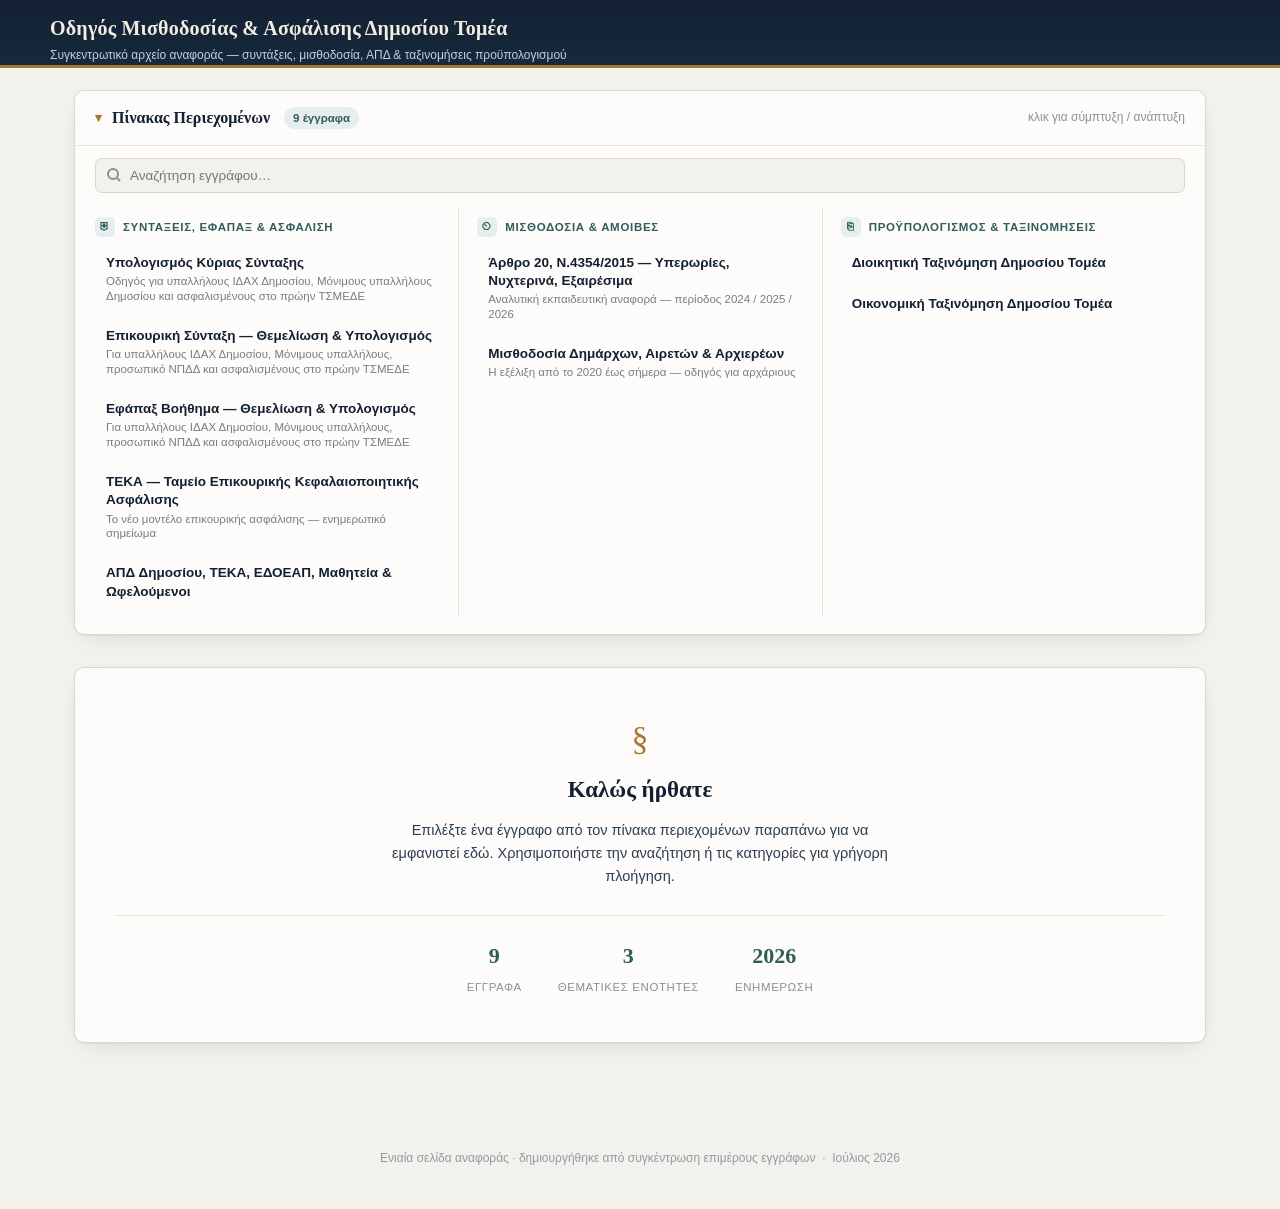
<file: odigos_misthodosias_asfalisis.html>
<!DOCTYPE html>
<html lang="el">
<head>
<meta charset="UTF-8">
<meta name="viewport" content="width=device-width, initial-scale=1.0">
<title>Οδηγός Μισθοδοσίας &amp; Ασφάλισης Δημοσίου Τομέα</title>
<style>
:root{
  --ink:#122032;
  --ink-soft:#2c3e52;
  --paper:#f3f1ec;
  --paper-raised:#fdfcfa;
  --line:#dcd7cb;
  --line-soft:#e8e4da;
  --gold:#a9762f;
  --gold-soft:#c9954f;
  --teal:#2f5d5a;
  --teal-soft:#e7efee;
  --gold-tint:#f6ecdb;
  --danger:#8a3324;
  --shadow: 0 1px 2px rgba(18,32,50,.06), 0 8px 24px -12px rgba(18,32,50,.18);
  --radius: 10px;
  --serif: Georgia, 'Times New Roman', 'Noto Serif', serif;
  --sans: 'Segoe UI', Roboto, 'Helvetica Neue', Arial, sans-serif;
}

*{box-sizing:border-box;}
html{scroll-behavior:smooth;}
body{
  margin:0;
  background:var(--paper);
  color:var(--ink);
  font-family:var(--sans);
  line-height:1.6;
  -webkit-font-smoothing:antialiased;
}

/* ===== Header ===== */
.site-header{
  background:linear-gradient(180deg,var(--ink) 0%, #17293d 100%);
  color:#f2ede1;
  padding:12px 20px 0px;
  position:relative;
  border-bottom:3px solid var(--gold);
}
/* Εξαφανίζουμε τη σφραγίδα (Seal) και τα μετα-δεδομένα δεξιά, */
/* αφού οι πληροφορίες υπάρχουν ήδη στο dashboard σας */
.site-seal, 
.site-meta {
  display: none !important; 
}

.site-header::after{
  content:"";
  position:absolute;
  left:0; right:0; bottom:-3px;
  height:3px;
  background:repeating-linear-gradient(90deg,var(--gold) 0 10px, transparent 10px 14px);
  opacity:.55;
}
.site-header-inner{
  max-width:1180px;
  margin:0 auto;
  display:flex;
  align-items:center;
  justify-content:space-between;
  gap:24px;
  flex-wrap:wrap;
}
.site-brand{display:flex; align-items:center; gap:16px;}
.site-seal{
  width:46px; height:46px;
  border-radius:50%;
  border:2px solid var(--gold-soft);
  display:flex; align-items:center; justify-content:center;
  font-family:var(--serif);
  font-weight:700;
  font-size:15px;
  color:var(--gold-soft);
  flex-shrink:0;
}
.site-titles h1{
  margin:0;
  font-family:var(--serif);
  font-weight:700;
  font-size: 20px ;
  letter-spacing:.2px;
}
.site-titles p{
  margin:2px 0 0;
  font-size:12px;
  color:#c8cedb;
  font-weight:400;
}
.site-meta{
  display:flex; gap:22px; font-size:12.5px; color:#aeb7c9;
}
.site-meta strong{color:#f2ede1; font-size:17px; display:block; font-family:var(--serif);}
.site-meta span{display:block; margin-top:2px;}

/* ===== TOC panel ===== */
.toc-wrap{
  max-width:1180px;
  margin:22px auto 0;
  padding:0 24px;
}
.toc-panel{
  background:var(--paper-raised);
  border:1px solid var(--line);
  border-radius:var(--radius);
  box-shadow:var(--shadow);
  overflow:hidden;
}
.toc-bar{
  display:flex;
  align-items:center;
  gap:14px;
  padding:14px 20px;
  cursor:pointer;
  user-select:none;
  background:var(--paper-raised);
  border-bottom:1px solid transparent;
}
.toc-bar[aria-expanded="true"]{border-bottom-color:var(--line-soft);}
.toc-bar-title{
  display:flex; align-items:center; gap:10px;
  font-family:var(--serif);
  font-weight:700;
  font-size:16px;
  color:var(--ink);
}
.toc-bar-title .chev{
  display:inline-flex;
  transition:transform .2s ease;
  color:var(--gold);
  font-size:13px;
}
.toc-bar[aria-expanded="false"] .chev{transform:rotate(-90deg);}
.toc-count{
  font-family:var(--sans);
  font-weight:600;
  font-size:11.5px;
  color:var(--teal);
  background:var(--teal-soft);
  padding:2px 9px;
  border-radius:999px;
}
.toc-bar-right{margin-left:auto; display:flex; align-items:center; gap:10px;}
.toc-hint{font-size:12px; color:#8a8f9a;}

.toc-search-wrap{
  padding:0 20px;
  max-height:0;
  overflow:hidden;
  transition:max-height .22s ease;
}
.toc-panel.expanded .toc-search-wrap{max-height:60px; padding:12px 20px 0;}
.toc-search{
  width:100%;
  padding:9px 12px 9px 34px;
  border:1px solid var(--line);
  border-radius:7px;
  font-size:13.5px;
  font-family:var(--sans);
  background:var(--paper) url('data:image/svg+xml;utf8,<svg xmlns="http://www.w3.org/2000/svg" width="14" height="14" fill="none" stroke="%238a8f9a" stroke-width="2"><circle cx="6" cy="6" r="5"/><line x1="10" y1="10" x2="13" y2="13"/></svg>') no-repeat 11px center;
  color:var(--ink);
}
.toc-search:focus{outline:2px solid var(--gold-soft); outline-offset:1px;}

.toc-body{
  max-height:0;
  overflow:hidden;
  transition:max-height .28s ease;
}
.toc-panel.expanded .toc-body{max-height:900px; overflow-y:auto;}
.toc-grid{
  display:grid;
  grid-template-columns:repeat(3,1fr);
  gap:0;
  padding:14px 20px 18px;
}
.toc-group{padding:0 14px 6px 0;}
.toc-group + .toc-group{border-left:1px solid var(--line-soft); padding-left:18px;}
.toc-group-label{
  display:flex; align-items:center; gap:8px;
  font-size:11.5px;
  font-weight:700;
  letter-spacing:.06em;
  text-transform:uppercase;
  color:var(--teal);
  margin:10px 0 8px;
}
.toc-cat-icon{
  width:20px; height:20px;
  border-radius:5px;
  background:var(--teal-soft);
  display:inline-flex; align-items:center; justify-content:center;
  font-size:11px;
  color:var(--teal);
}
.toc-list{list-style:none; margin:0; padding:0; display:flex; flex-direction:column; gap:5px;}
.toc-item{
  width:100%;
  text-align:left;
  background:transparent;
  border:1px solid transparent;
  border-radius:7px;
  padding:8px 10px;
  cursor:pointer;
  font-family:var(--sans);
  display:flex;
  flex-direction:column;
  gap:2px;
  transition:background .12s ease, border-color .12s ease;
}
.toc-item:hover{background:var(--gold-tint); border-color:var(--line-soft);}
.toc-item.active{background:var(--ink); border-color:var(--ink);}
.toc-item.active .toc-item-title{color:#f6ecdb;}
.toc-item.active .toc-item-sub{color:#b9c2d1;}
.toc-item-title{font-size:13.5px; font-weight:600; color:var(--ink); line-height:1.35;}
.toc-item-sub{font-size:11.5px; color:#767c88; line-height:1.3;}
.toc-item.hidden-by-search{display:none;}

/* collapsed state: slim bar only */
.toc-panel:not(.expanded) .toc-body{max-height:0;}

/* ===== Main content ===== */
.main-wrap{
  max-width:1180px;
  margin:0 auto;
  padding:24px 24px 80px;
}

.intro-panel{
  background:var(--paper-raised);
  border:1px solid var(--line);
  border-radius:var(--radius);
  box-shadow:var(--shadow);
  padding:44px 40px;
  text-align:center;
  margin-top:8px;
}
.intro-panel .intro-mark{
  font-family:var(--serif);
  font-size:34px;
  color:var(--gold);
  margin-bottom:6px;
}
.intro-panel h2{
  font-family:var(--serif);
  font-size:23px;
  margin:0 0 10px;
  color:var(--ink);
}
.intro-panel p{
  max-width:520px;
  margin:0 auto 4px;
  color:var(--ink-soft);
  font-size:14.5px;
}
.intro-stats{
  display:flex; justify-content:center; gap:36px;
  margin-top:26px; padding-top:22px; border-top:1px solid var(--line-soft);
}
.intro-stats div{text-align:center;}
.intro-stats strong{display:block; font-family:var(--serif); font-size:22px; color:var(--teal);}
.intro-stats span{font-size:11.5px; color:#8a8f9a; text-transform:uppercase; letter-spacing:.05em;}

/* Document sections */
.doc-section{
  background:var(--paper-raised);
  border:1px solid var(--line);
  border-radius:var(--radius);
  box-shadow:var(--shadow);
  padding:36px 44px 44px;
  margin-top:8px;
  animation:fadein .25s ease;
}
@keyframes fadein{from{opacity:0; transform:translateY(4px);} to{opacity:1; transform:none;}}

.doc-head{border-bottom:2px solid var(--line-soft); padding-bottom:18px; margin-bottom:20px;}
.doc-eyebrow{
  display:block;
  font-size:11.5px;
  font-weight:700;
  letter-spacing:.07em;
  text-transform:uppercase;
  color:var(--gold);
  margin-bottom:8px;
}
.doc-title{
  font-family:var(--serif);
  font-size:clamp(22px,3vw,30px);
  margin:0;
  color:var(--ink);
  line-height:1.3;
}
.doc-subtitle{
  margin:8px 0 0;
  color:var(--ink-soft);
  font-size:14.5px;
  font-style:italic;
}

.mini-nav{
  display:flex; flex-wrap:wrap; gap:6px 8px;
  align-items:center;
  background:var(--teal-soft);
  border:1px solid #d6e3e1;
  border-radius:8px;
  padding:10px 14px;
  margin-bottom:26px;
  font-size:12.5px;
}
.mini-nav-label{font-weight:700; color:var(--teal); margin-right:4px;}
.mini-nav a{
  color:var(--teal);
  text-decoration:none;
  background:#fff;
  border:1px solid #cfe1de;
  padding:3px 9px;
  border-radius:999px;
  white-space:nowrap;
}
.mini-nav a:hover{background:var(--teal); color:#fff; border-color:var(--teal);}

/* ===== doc-body typography (converted docx content) ===== */
.doc-body h2{
  font-family:var(--serif);
  font-size:19.5px;
  color:var(--ink);
  margin:34px 0 12px;
  padding-bottom:8px;
  border-bottom:1px solid var(--line-soft);
  scroll-margin-top:20px;
}
.doc-body h2:first-child{margin-top:0;}
.doc-body h3{
  font-family:var(--serif);
  font-size:16px;
  color:var(--teal);
  margin:22px 0 10px;
  scroll-margin-top:20px;
}
.doc-body h4{
  font-size:14px; color:var(--ink-soft); margin:16px 0 8px; font-weight:700;
}
.doc-body p{margin:0 0 13px; font-size:14.8px; color:#243447;}
.doc-body strong{color:var(--ink); font-weight:700;}
.doc-body em{color:var(--ink-soft);}
.doc-body ul, .doc-body ol{margin:0 0 15px; padding-left:22px; font-size:14.8px; color:#243447;}
.doc-body li{margin-bottom:6px;}
.doc-body li > p{margin-bottom:4px;}
.doc-body a{color:var(--teal); text-decoration-color:#a9c6c2;}
.doc-body a:hover{text-decoration-color:var(--teal);}

.doc-body blockquote{
  margin:0 0 16px;
  padding:12px 18px;
  background:var(--gold-tint);
  border-left:3px solid var(--gold);
  border-radius:0 7px 7px 0;
  font-size:14px;
  color:#5a4326;
}
.doc-body blockquote p{margin:0; color:inherit;}

/* tables */
.doc-body table{
  width:100%;
  border-collapse:collapse;
  margin:8px 0 22px;
  font-size:13.8px;
  border:1px solid var(--line);
  border-radius:8px;
  overflow:hidden;
}
.doc-body th, .doc-body td{
  border:1px solid var(--line-soft);
  padding:9px 13px;
  text-align:left;
  vertical-align:top;
}
.doc-body thead th, .doc-body tr:first-child th{
  background:var(--ink);
  color:#f3ede0;
  font-weight:600;
  font-family:var(--sans);
  border-color:var(--ink);
}
.doc-body tbody tr:nth-child(even){background:#f8f6f1;}
.doc-body tbody tr:hover{background:var(--gold-tint);}
.doc-body td p, .doc-body th p{margin:0 0 6px;}
.doc-body td p:last-child, .doc-body th p:last-child{margin-bottom:0;}

/* single-column "callout" tables used as tip boxes in the source docs */
.doc-body table:has(col[style*="100%"]){
  border:none;
}
.doc-body table:has(col[style*="100%"]) td{
  background:var(--teal-soft);
  border:1px solid #d6e3e1;
  border-radius:8px;
  padding:14px 18px;
}
.doc-body table:has(col[style*="100%"]) td p{margin:0 0 5px; color:#1f3a37;}
.doc-body table:has(col[style*="100%"]) td p:last-child{margin-bottom:0;}
.doc-body table:has(col[style*="100%"]) strong:first-child{color:var(--teal);}

.doc-body hr{border:none; border-top:1px solid var(--line-soft); margin:26px 0;}

.doc-pager{
  display:flex; justify-content:space-between; gap:14px;
  margin-top:36px; padding-top:22px; border-top:1px solid var(--line-soft);
}
.pager-btn{
  display:flex; align-items:center; gap:10px;
  background:var(--paper);
  border:1px solid var(--line);
  border-radius:8px;
  padding:10px 16px;
  cursor:pointer;
  font-family:var(--sans);
  color:var(--ink);
  max-width:46%;
}
.pager-btn:hover{border-color:var(--gold-soft); background:var(--gold-tint);}
.pager-next{margin-left:auto; text-align:right;}
.pager-arrow{color:var(--gold); font-size:16px; flex-shrink:0;}
.pager-label{display:block; font-size:10.5px; text-transform:uppercase; letter-spacing:.06em; color:#8a8f9a;}
.pager-title{display:block; font-size:13px; font-weight:600; line-height:1.3;}

/* back to top */
.back-to-top{
  position:fixed; right:26px; bottom:26px;
  width:44px; height:44px;
  border-radius:50%;
  background:var(--ink);
  color:#f3ede0;
  border:none;
  cursor:pointer;
  font-size:16px;
  box-shadow:var(--shadow);
  display:none;
  align-items:center; justify-content:center;
  z-index:50;
}
.back-to-top.show{display:flex;}
.back-to-top:hover{background:var(--gold);}

.site-footer{
  text-align:center;
  padding:26px 20px 40px;
  font-size:12px;
  color:#9199a6;
}

@media (max-width: 880px){
  .toc-grid{grid-template-columns:1fr;}
  .toc-group + .toc-group{border-left:none; border-top:1px solid var(--line-soft); padding-left:0; padding-top:10px;}
  .doc-section{padding:26px 20px 32px;}
  .site-meta{display:none;}
  .doc-pager{flex-direction:column;}
  .pager-btn{max-width:100%;}
}

@media print{
  .site-header, .toc-wrap, .back-to-top, .doc-pager, .mini-nav{display:none !important;}
  .doc-section{display:block !important; box-shadow:none; border:none; padding:0; hidden:false;}
  body{background:#fff;}
}
</style>
</head>
<body>

<header class="site-header">
  <div class="site-header-inner">
    <div class="site-brand">
      <div class="site-seal">ΔΤ</div>
      <div class="site-titles">
        <h1>Οδηγός Μισθοδοσίας &amp; Ασφάλισης Δημοσίου Τομέα</h1>
        <p>Συγκεντρωτικό αρχείο αναφοράς — συντάξεις, μισθοδοσία, ΑΠΔ &amp; ταξινομήσεις προϋπολογισμού</p>
      </div>
    </div>
    <div class="site-meta">
      <div><strong id="statDocs">9</strong><span>Έγγραφα</span></div>
      <div><strong id="statCats">3</strong><span>Κατηγορίες</span></div>
    </div>
  </div>
</header>

<div class="toc-wrap">
  <div class="toc-panel expanded" id="tocPanel">
    <div class="toc-bar" id="tocBar" role="button" tabindex="0" aria-expanded="true" aria-controls="tocBody">
      <span class="toc-bar-title"><span class="chev">▾</span> Πίνακας Περιεχομένων</span>
      <span class="toc-count" id="tocCount">9 έγγραφα</span>
      <span class="toc-bar-right"><span class="toc-hint">κλικ για σύμπτυξη / ανάπτυξη</span></span>
    </div>
    <div class="toc-search-wrap">
      <input type="text" class="toc-search" id="tocSearch" placeholder="Αναζήτηση εγγράφου…" aria-label="Αναζήτηση στον πίνακα περιεχομένων">
    </div>
    <div class="toc-body" id="tocBody" role="tree">
      <div class="toc-grid" id="tocGrid">
        
    <div class="toc-group">
      <div class="toc-group-label"><span class="toc-cat-icon" aria-hidden="true">⛨</span>Συντάξεις, Εφάπαξ &amp; Ασφάλιση</div>
      <ul class="toc-list" role="group">
        <li>
          <button class="toc-item" data-target="doc-1785434186680" role="treeitem" aria-selected="false">
            <span class="toc-item-title">Υπολογισμός Κύριας Σύνταξης</span>
            <span class="toc-item-sub">Οδηγός για υπαλλήλους ΙΔΑΧ Δημοσίου, Μόνιμους υπαλλήλους Δημοσίου και ασφαλισμένους στο πρώην ΤΣΜΕΔΕ</span>
          </button>
        </li>
        <li>
          <button class="toc-item" data-target="doc-1785434186650" role="treeitem" aria-selected="false">
            <span class="toc-item-title">Επικουρική Σύνταξη — Θεμελίωση &amp; Υπολογισμός</span>
            <span class="toc-item-sub">Για υπαλλήλους ΙΔΑΧ Δημοσίου, Μόνιμους υπαλλήλους, προσωπικό ΝΠΔΔ και ασφαλισμένους στο πρώην ΤΣΜΕΔΕ</span>
          </button>
        </li>
        <li>
          <button class="toc-item" data-target="doc-1785434186657" role="treeitem" aria-selected="false">
            <span class="toc-item-title">Εφάπαξ Βοήθημα — Θεμελίωση &amp; Υπολογισμός</span>
            <span class="toc-item-sub">Για υπαλλήλους ΙΔΑΧ Δημοσίου, Μόνιμους υπαλλήλους, προσωπικό ΝΠΔΔ και ασφαλισμένους στο πρώην ΤΣΜΕΔΕ</span>
          </button>
        </li>
        <li>
          <button class="toc-item" data-target="doc-1785434186672" role="treeitem" aria-selected="false">
            <span class="toc-item-title">ΤΕΚΑ — Ταμείο Επικουρικής Κεφαλαιοποιητικής Ασφάλισης</span>
            <span class="toc-item-sub">Το νέο μοντέλο επικουρικής ασφάλισης — ενημερωτικό σημείωμα</span>
          </button>
        </li>
        <li>
          <button class="toc-item" data-target="doc-1785434186684" role="treeitem" aria-selected="false">
            <span class="toc-item-title">ΑΠΔ Δημοσίου, ΤΕΚΑ, ΕΔΟΕΑΠ, Μαθητεία &amp; Ωφελούμενοι</span>
            
          </button>
        </li></ul>
    </div>

    <div class="toc-group">
      <div class="toc-group-label"><span class="toc-cat-icon" aria-hidden="true">⏲</span>Μισθοδοσία &amp; Αμοιβές</div>
      <ul class="toc-list" role="group">
        <li>
          <button class="toc-item" data-target="doc-1785434186668" role="treeitem" aria-selected="false">
            <span class="toc-item-title">Άρθρο 20, Ν.4354/2015 — Υπερωρίες, Νυχτερινά, Εξαιρέσιμα</span>
            <span class="toc-item-sub">Αναλυτική εκπαιδευτική αναφορά — περίοδος 2024 / 2025 / 2026</span>
          </button>
        </li>
        <li>
          <button class="toc-item" data-target="doc-1785434186676" role="treeitem" aria-selected="false">
            <span class="toc-item-title">Μισθοδοσία Δημάρχων, Αιρετών &amp; Αρχιερέων</span>
            <span class="toc-item-sub">Η εξέλιξη από το 2020 έως σήμερα — οδηγός για αρχάριους</span>
          </button>
        </li></ul>
    </div>

    <div class="toc-group">
      <div class="toc-group-label"><span class="toc-cat-icon" aria-hidden="true">⎘</span>Προϋπολογισμός &amp; Ταξινομήσεις</div>
      <ul class="toc-list" role="group">
        <li>
          <button class="toc-item" data-target="doc-1785434186661" role="treeitem" aria-selected="false">
            <span class="toc-item-title">Διοικητική Ταξινόμηση Δημοσίου Τομέα</span>
            
          </button>
        </li>
        <li>
          <button class="toc-item" data-target="doc-1785434186664" role="treeitem" aria-selected="false">
            <span class="toc-item-title">Οικονομική Ταξινόμηση Δημοσίου Τομέα</span>
            
          </button>
        </li></ul>
    </div>
      </div>
    </div>
  </div>
</div>

<main class="main-wrap" id="mainWrap">
  <div class="intro-panel" id="introPanel">
    <div class="intro-mark">§</div>
    <h2>Καλώς ήρθατε</h2>
    <p>Επιλέξτε ένα έγγραφο από τον πίνακα περιεχομένων παραπάνω για να εμφανιστεί εδώ. Χρησιμοποιήστε την αναζήτηση ή τις κατηγορίες για γρήγορη πλοήγηση.</p>
    <div class="intro-stats">
      <div><strong>9</strong><span>Έγγραφα</span></div>
      <div><strong>3</strong><span>Θεματικές Ενότητες</span></div>
      <div><strong>2026</strong><span>Ενημέρωση</span></div>
    </div>
  </div>

  
<section class="doc-section" id="doc-1785434186680" data-title="Υπολογισμός Κύριας Σύνταξης" data-subtitle="Οδηγός για υπαλλήλους ΙΔΑΧ Δημοσίου, Μόνιμους υπαλλήλους Δημοσίου και ασφαλισμένους στο πρώην ΤΣΜΕΔΕ" data-category="Συντάξεις, Εφάπαξ &amp; Ασφάλιση" hidden>
  <div class="doc-head">
    <span class="doc-eyebrow">Συντάξεις, Εφάπαξ &amp; Ασφάλιση · Έγγραφο 1 από 9</span>
    <h1 class="doc-title">Υπολογισμός Κύριας Σύνταξης</h1>
    <p class="doc-subtitle">Οδηγός για υπαλλήλους ΙΔΑΧ Δημοσίου, Μόνιμους υπαλλήλους Δημοσίου και ασφαλισμένους στο πρώην ΤΣΜΕΔΕ</p>
  </div>
  <nav class="mini-nav" aria-label="Ενότητες εγγράφου"><span class="mini-nav-label">Σε αυτή τη σελίδα</span><a href="#1-η-βασική-ιδέα-δύο-συστατικά-φτιάχνουν-την-κύρια-σύνταξη" data-doc-anchor>1. Η βασική ιδέα: δύο «συστατικά» φτιάχνουν την κύρια σύνταξη</a><a href="#2-το-πρώτο-συστατικό-η-εθνική-σύνταξη" data-doc-anchor>2. Το πρώτο συστατικό: η Εθνική Σύνταξη</a><a href="#3-το-δεύτερο-συστατικό-η-ανταποδοτική-σύνταξη" data-doc-anchor>3. Το δεύτερο συστατικό: η Ανταποδοτική Σύνταξη</a><a href="#4-ειδικά-για-τους-μόνιμους-υπαλλήλους-δημοσίου" data-doc-anchor>4. Ειδικά για τους Μόνιμους υπαλλήλους Δημοσίου</a><a href="#5-ειδικά-για-τους-υπαλλήλους-ιδαχ" data-doc-anchor>5. Ειδικά για τους υπαλλήλους ΙΔΑΧ</a><a href="#6-ειδικά-για-τους-ασφαλισμένους-του-πρώην-τσμεδε" data-doc-anchor>6. Ειδικά για τους ασφαλισμένους του πρώην ΤΣΜΕΔΕ</a><a href="#7-συνοπτικός-συγκριτικός-πίνακας" data-doc-anchor>7. Συνοπτικός συγκριτικός πίνακας</a><a href="#8-πώς-μπορεί-κανείς-να-δει-μια-εκτίμηση-της-δικής-του-σύνταξ" data-doc-anchor>8. Πώς μπορεί κανείς να δει μια εκτίμηση της δικής του σύνταξης</a><a href="#9-συμπέρασμα" data-doc-anchor>9. Συμπέρασμα</a><a href="#ενδεικτικές-πηγές" data-doc-anchor>Ενδεικτικές πηγές</a></nav>
  <div class="doc-body">
    

<p>Η παρούσα αναφορά εξηγεί, με απλή γλώσσα, πώς υπολογίζεται το μηνιαίο ποσό της κύριας σύνταξης γήρατος, δηλαδή της βασικής σύνταξης που καταβάλλει ο e-ΕΦΚΑ. Καλύπτει τρεις κατηγορίες: τους Μόνιμους υπαλλήλους Δημοσίου, τους υπαλλήλους Ιδιωτικού Δικαίου Αορίστου Χρόνου (ΙΔΑΧ) και τους ασφαλισμένους του πρώην Ταμείου Μηχανικών (ΤΣΜΕΔΕ). Δεν εξετάζονται εδώ η επικουρική σύνταξη ή το εφάπαξ, που υπολογίζονται με διαφορετικούς κανόνες.</p>
<blockquote>
<p><em>Σημείωση: Το κείμενο έχει ενημερωτικό-εκπαιδευτικό χαρακτήρα και βασίζεται στο γενικό πλαίσιο του ν. 4387/2016 (όπως τροποποιήθηκε, μεταξύ άλλων, με τον ν. 4670/2020) και σε στοιχεία που ισχύουν το 2026. Τα ποσά (π.χ. εθνική σύνταξη) αναπροσαρμόζονται κάθε χρόνο. Για τον ακριβή υπολογισμό μιας συγκεκριμένης σύνταξης απαιτείται εξατομικευμένος υπολογισμός από τον e-ΕΦΚΑ, καθώς παίζουν ρόλο πολλές προσωπικές παράμετροι.</em></p>
</blockquote>
<h2 id="1-η-βασική-ιδέα-δύο-συστατικά-φτιάχνουν-την-κύρια-σύνταξη"><strong>1. Η βασική ιδέα: δύο «συστατικά» φτιάχνουν την κύρια σύνταξη</strong></h2>
<p>Από το 2016 και μετά (ν. 4387/2016, γνωστός και ως «νόμος Κατρούγκαλου»), η κύρια σύνταξη γήρατος στην Ελλάδα δεν είναι ένα ενιαίο ποσό, αλλά το άθροισμα δύο ξεχωριστών «κομματιών»:</p>
<p><strong>Κύρια Σύνταξη = Εθνική Σύνταξη + Ανταποδοτική Σύνταξη</strong></p>
<p><strong>Η Εθνική Σύνταξη</strong> είναι ένα σταθερό, βασικό ποσό που χρηματοδοτείται απευθείας από τον κρατικό προϋπολογισμό (όχι από εισφορές) και εξαρτάται κυρίως από τα χρόνια διαμονής στην Ελλάδα. Είναι ίδια για όλες τις κατηγορίες ασφαλισμένων -Μόνιμους, ΙΔΑΧ, πρώην ΤΣΜΕΔΕ- εφόσον πληρούνται οι ίδιες προϋποθέσεις.</p>
<p><strong>Η Ανταποδοτική Σύνταξη</strong> είναι το κομμάτι που «ανταποδίδει» τις εισφορές που κατέβαλε ο ασφαλισμένος όλη του τη ζωή: όσο περισσότερα χρόνια εργασίας και όσο υψηλότερος ο μισθός, τόσο μεγαλύτερη είναι.</p>
<p>Τα δύο αυτά κομμάτια υπολογίζονται με εντελώς διαφορετικό τρόπο, όπως αναλύεται στις επόμενες ενότητες.</p>
<h2 id="2-το-πρώτο-συστατικό-η-εθνική-σύνταξη"><strong>2. Το πρώτο συστατικό: η Εθνική Σύνταξη</strong></h2>
<p>Η εθνική σύνταξη λειτουργεί σαν ένα «κατώφλι ασφάλειας»: όσο χαμηλός κι αν είναι ο μισθός κάποιου στη ζωή του, θα λάβει τουλάχιστον αυτό το βασικό ποσό, εφόσον πληροί τις προϋποθέσεις.</p>
<p><strong>Το πλήρες ποσό</strong></p>
<p>Από 1/1/2026, το πλήρες ποσό της εθνικής σύνταξης ανέρχεται σε 446,87 ευρώ τον μήνα (αυξημένο κατά 2,4% σε σχέση με το 2025). Το ποσό αυτό αναπροσαρμόζεται κάθε χρόνο.</p>
<p><strong>Πότε μειώνεται</strong></p>
<ul>
<li><p>Λόγω λιγότερων ετών διαμονής στην Ελλάδα: για πλήρες ποσό απαιτούνται 40 έτη νόμιμης διαμονής· για κάθε έτος που λείπει, το ποσό μειώνεται κατά 1/40.</p></li>
<li><p>Λόγω λιγότερων ετών ασφάλισης: αν κάποιος έχει από 15 έως 19 έτη ασφάλισης (και όχι τα βασικά 20), η εθνική μειώνεται κατά 2% για κάθε έτος που λείπει από τα 20.</p></li>
<li><p>Λόγω πρόωρης (μειωμένης) συνταξιοδότησης: αν κάποιος βγει στη σύνταξη με μικρότερη ηλικία από το πλήρες όριο (π.χ. στα 62 αντί για 67), η εθνική μειώνεται κατά 6% για κάθε έτος που λείπει, με ανώτατο όριο μείωσης 30%.</p></li>
</ul>
<blockquote>
<p><em>Σημαντικό: οι μειώσεις λόγω πρόωρης συνταξιοδότησης επηρεάζουν μόνο την εθνική σύνταξη. Η ανταποδοτική σύνταξη (ενότητα 3) υπολογίζεται κανονικά, χωρίς αυτή την ποινή, με βάση τα πραγματικά έτη και τις αποδοχές.</em></p>
</blockquote>
<p>Η εθνική σύνταξη υπολογίζεται με τον ίδιο ακριβώς τρόπο για Μόνιμους υπαλλήλους Δημοσίου, υπαλλήλους ΙΔΑΧ και ασφαλισμένους πρώην ΤΣΜΕΔΕ -δεν υπάρχει καμία διαφοροποίηση ανάμεσα στις κατηγορίες σε αυτό το κομμάτι.</p>
<h2 id="3-το-δεύτερο-συστατικό-η-ανταποδοτική-σύνταξη"><strong>3. Το δεύτερο συστατικό: η Ανταποδοτική Σύνταξη</strong></h2>
<p>Αυτό είναι το πιο σύνθετο κομμάτι, γιατί εξατομικεύεται πλήρως ανάλογα με τον μισθό και τα χρόνια εργασίας του καθενός. Ο γενικός τύπος είναι:</p>
<p><strong>Ανταποδοτική Σύνταξη = Συντάξιμες Αποδοχές × Συνολικό Ποσοστό Αναπλήρωσης</strong></p>
<p><strong>Τι είναι οι «συντάξιμες αποδοχές»</strong></p>
<p>Είναι, απλά, ο μέσος μηνιαίος μεικτός μισθός του ασφαλισμένου σε όλη του (ή σχεδόν όλη του) την επαγγελματική ζωή, όπως αυτός αναπροσαρμόζεται με βάση τον πληθωρισμό ή, από το 2026 και μετά, με βάση έναν «δείκτη μισθών». Ως αφετηρία λαμβάνεται συνήθως το έτος 2002, δηλαδή υπολογίζεται ο μέσος όρος των μηνιαίων αποδοχών από το 2002 μέχρι την ημέρα συνταξιοδότησης. Όσο υψηλότερος είναι αυτός ο μέσος μισθός, τόσο μεγαλύτερη είναι η ανταποδοτική σύνταξη.</p>
<p><strong>Τι είναι το «ποσοστό αναπλήρωσης»</strong></p>
<p>Είναι ένα ποσοστό που αντιστοιχεί σε κάθε έτος ασφάλισης και προβλέπεται σε ειδικό πίνακα του νόμου (ν. 4387/2016, όπως αναθεωρήθηκε με τον ν. 4670/2020). Το ποσοστό αυτό δεν είναι σταθερό: αυξάνεται προοδευτικά όσο περισσότερα είναι τα έτη ασφάλισης, ενώ οι μεγαλύτερες αυξήσεις δίνονται σε ασφαλισμένους με πολλά έτη εργασίας (π.χ. πάνω από 30 έτη), ώστε να ανταμείβεται η μακρόχρονη εργασία. Το άθροισμα των ποσοστών όλων των ετών (το «συνολικό ποσοστό αναπλήρωσης») είναι αυτό που πολλαπλασιάζεται με τις συντάξιμες αποδοχές.</p>
<blockquote>
<p>Ενδεικτικά: ένας ασφαλισμένος με περίπου 37-38 έτη ασφάλισης έχει σήμερα συνολικό ποσοστό αναπλήρωσης της τάξης του 42%-43%, ενώ όσοι φτάνουν τα 40 πλήρη έτη έχουν ποσοστό γύρω στο 50%. Τα ακριβή ποσοστά ανά έτος καθορίζονται από τον επίσημο πίνακα του νόμου και μπορούν να αλλάξουν με νεότερη νομοθεσία -το παράδειγμα δίνεται μόνο για να γίνει κατανοητή η λογική της προοδευτικής αύξησης.</p>
</blockquote>
<p><strong>Ανώτατο όριο</strong></p>
<p>Το συνολικό ακαθάριστο ποσό της κύριας σύνταξης (εθνική + ανταποδοτική) δεν μπορεί να ξεπερνά ένα ανώτατο όριο, το οποίο ισούται με το δωδεκαπλάσιο της πλήρους εθνικής σύνταξης. Για το 2026, το όριο αυτό διαμορφώνεται στα 5.362,44 ευρώ μεικτά τον μήνα.</p>
<h2 id="4-ειδικά-για-τους-μόνιμους-υπαλλήλους-δημοσίου"><strong>4. Ειδικά για τους Μόνιμους υπαλλήλους Δημοσίου</strong></h2>
<p>Οι μόνιμοι υπάλληλοι-λειτουργοί του Δημοσίου (και οι στρατιωτικοί) ακολουθούν τον ίδιο γενικό τύπο (εθνική + ανταποδοτική), αλλά ο νόμος προβλέπει ειδικό τρόπο υπολογισμού των συντάξιμων αποδοχών τους:</p>
<ul>
<li><p>Κανονικά, λαμβάνεται ο μέσος όρος των μηνιαίων μεικτών αποδοχών από το 2002 μέχρι τη συνταξιοδότηση.</p></li>
<li><p>Αν όμως ο υπάλληλος δεν έχει τουλάχιστον 5 έτη ασφάλισης μετά το 2002 (π.χ. γιατί συνταξιοδοτείται νωρίς μετά την πρόσληψή του), τότε ο υπολογισμός «κοιτάζει» και σε χρόνο πριν το 2002, ώστε να συμπληρωθούν συνολικά 5 έτη.</p></li>
<li><p>Ειδικές κατηγορίες (π.χ. όσοι είχαν ήδη συμπληρώσει 35 έτη υπηρεσίας υπό παλαιότερο καθεστώς) μπορεί να έχουν ξεχωριστό τρόπο υπολογισμού των συντάξιμων αποδοχών τους, με βάση τον μέσο όρο όλης της ασφαλιστικής τους ζωής.</p></li>
</ul>
<p>Στην πράξη, αυτό σημαίνει ότι για τους μόνιμους υπαλλήλους μετράει κυρίως ο μισθός των τελευταίων ετών εργασίας (μετά το 2002), κάτι που έχει σημασία για όσους είχαν χαμηλότερες αποδοχές παλαιότερα και υψηλότερες αργότερα.</p>
<blockquote>
<p>Παράδειγμα κατανόησης (ενδεικτικό, με στρογγυλοποιημένα ποσά): υπάλληλος με 38 έτη υπηρεσίας και μέσο συντάξιμο μισθό περίπου 1.700-1.750 ευρώ μπορεί σήμερα να προσδοκά ανταποδοτική σύνταξη της τάξης του 1.100-1.250 ευρώ και εθνική σύνταξη 446,87 ευρώ (αν πληρούνται οι προϋποθέσεις πλήρους εθνικής), δηλαδή συνολική κύρια σύνταξη περίπου 1.550-1.700 ευρώ μεικτά. Οι αριθμοί είναι ενδεικτικοί και το ακριβές ποσό υπολογίζεται εξατομικευμένα.</p>
</blockquote>
<h2 id="5-ειδικά-για-τους-υπαλλήλους-ιδαχ"><strong>5. Ειδικά για τους υπαλλήλους ΙΔΑΧ</strong></h2>
<p>Οι υπάλληλοι ΙΔΑΧ, παρότι εργάζονται στο Δημόσιο, ασφαλίζονται στο κοινό καθεστώς μισθωτών (πρώην ΙΚΑ-ΕΤΑΜ). Γι' αυτό, ο υπολογισμός της ανταποδοτικής τους σύνταξης ακολουθεί τον γενικό τύπο των μισθωτών, χωρίς τις ειδικές διατάξεις που ισχύουν αποκλειστικά για υπαλλήλους-λειτουργούς και στρατιωτικούς του Δημοσίου (ενότητα 4).</p>
<ul>
<li><p>Συντάξιμες αποδοχές: μέσος όρος μηνιαίων μεικτών αποδοχών, με αναπροσαρμογή στο χρόνο (από το 2002 και μετά, ή για ολόκληρο τον ασφαλιστικό βίο για όσους ασφαλίστηκαν πρώτη φορά μετά την 1/1/2002).</p></li>
<li><p>Ποσοστό αναπλήρωσης: ο ίδιος πίνακας που εφαρμόζεται σε κάθε μισθωτό εργαζόμενο, δημόσιου ή ιδιωτικού τομέα.</p></li>
</ul>
<p>Πρακτικά, η μέθοδος υπολογισμού είναι πιο «απλή» και ενιαία σε σχέση με τους μόνιμους υπαλλήλους, καθώς δεν υπάρχουν οι ειδικές μεταβατικές ρυθμίσεις του π.δ. 169/2007 που αφορούν αποκλειστικά το ειδικό καθεστώς Δημοσίου.</p>
<h2 id="6-ειδικά-για-τους-ασφαλισμένους-του-πρώην-τσμεδε"><strong>6. Ειδικά για τους ασφαλισμένους του πρώην ΤΣΜΕΔΕ</strong></h2>
<p>Οι μηχανικοί, αρχιτέκτονες και συναφείς ειδικότητες που ήταν ασφαλισμένοι στο πρώην ΤΣΜΕΔΕ (σήμερα κλάδος του e-ΕΦΚΑ μέσω του πρώην ΕΤΑΑ) λαμβάνουν, όπως όλοι, εθνική + ανταποδοτική σύνταξη με τον γενικό τρόπο υπολογισμού. Ωστόσο, υπάρχει ένα επιπλέον, τρίτο στοιχείο που αφορά αποκλειστικά αυτούς:</p>
<p><strong>Σύνταξη ΤΣΜΕΔΕ = Εθνική + Ανταποδοτική + Ειδική Προσαύξηση ΤΣΜΕΔΕ</strong></p>
<p><strong>Τι είναι η Ειδική Προσαύξηση ΤΣΜΕΔΕ</strong></p>
<p>Ιστορικά, οι μηχανικοί του πρώην ΤΣΜΕΔΕ κατέβαλλαν, πέρα από τις κανονικές εισφορές, και μία επιπλέον εισφορά (αρχικά μέσω του «Ειδικού Λογαριασμού», που από το 2006 μετονομάστηκε σε «Ειδική Προσαύξηση»). Η επιπλέον αυτή εισφορά «αγοράζει» ένα πρόσθετο κομμάτι σύνταξης, το οποίο υπολογίζεται περίπου ως εξής:</p>
<p><strong>Ειδική Προσαύξηση = Έτη με επιπλέον εισφορά × Επιπλέον μηνιαία εισφορά × 0,075%</strong></p>
<p>Δικαίωμα στην Ειδική Προσαύξηση έχουν όσοι έχουν καταβάλει τη σχετική επιπλέον εισφορά για τουλάχιστον 10 έτη. Το ακριβές ποσό εξαρτάται από το ύψος της ασφαλιστικής κατηγορίας (κλάσης) στην οποία ήταν ενταγμένος ο μηχανικός κάθε χρόνο, γι' αυτό και διαφέρει σημαντικά από μηχανικό σε μηχανικό, ακόμη και με τα ίδια έτη ασφάλισης.</p>
<blockquote>
<p><em>Το καθεστώς υπολογισμού των συντάξιμων αποδοχών για τους μηχανικούς είναι ιδιαίτερα σύνθετο, καθώς έχει αλλάξει αρκετές φορές: μέχρι το 2016 βασιζόταν σε τεκμαρτούς μισθούς ανά ασφαλιστική κλάση, από το 2017 σε πραγματικά εισοδήματα, και από το 2020 σε νέες ασφαλιστικές κατηγορίες. Για τον λόγο αυτό συνιστάται σχεδόν πάντα εξατομικευμένος υπολογισμός.</em></p>
<p>Παράδειγμα κατανόησης (ενδεικτικό): μηχανικός με 40 έτη ασφάλισης μπορεί να λάβει βασική (εθνική + ανταποδοτική) σύνταξη περίπου στα ίδια επίπεδα με άλλους μισθωτούς αντίστοιχου μισθού, προσαυξημένη κατά ένα επιπλέον ποσό λόγω Ειδικής Προσαύξησης, το οποίο μπορεί να κυμαίνεται από μερικές δεκάδες έως λίγες εκατοντάδες ευρώ τον μήνα, ανάλογα με τα έτη και το ύψος της επιπλέον εισφοράς που κατέβαλε.</p>
</blockquote>
<h2 id="7-συνοπτικός-συγκριτικός-πίνακας"><strong>7. Συνοπτικός συγκριτικός πίνακας</strong></h2>
<table>
<colgroup>
<col style="width: 26%"/>
<col style="width: 24%"/>
<col style="width: 24%"/>
<col style="width: 24%"/>
</colgroup>
<thead>
<tr class="header">
<th><strong>Κατηγορία</strong></th>
<th><strong>Εθνική σύνταξη</strong></th>
<th><strong>Ανταποδοτική σύνταξη</strong></th>
<th><strong>Ιδιαίτερο στοιχείο</strong></th>
</tr>
</thead>
<tbody>
<tr class="odd">
<td><strong>Μόνιμοι υπάλληλοι Δημοσίου</strong></td>
<td>Ίδιοι πανελλαδικοί κανόνες (ν. 4387/2016)</td>
<td>Συντάξιμες αποδοχές (μισθός) × ποσοστό αναπλήρωσης, με ειδικό τρόπο υπολογισμού αποδοχών για υπαλλήλους-λειτουργούς Δημοσίου</td>
<td>Οι συντάξιμες αποδοχές υπολογίζονται με βάση τον μέσο όρο αποδοχών από το 2002, με ειδική μεταχείριση αν δεν υπάρχει αρκετός χρόνος μετά το 2002</td>
</tr>
<tr class="even">
<td><strong>Υπάλληλοι ΙΔΑΧ</strong></td>
<td>Ίδιοι πανελλαδικοί κανόνες (ν. 4387/2016)</td>
<td>Ίδιος γενικός τύπος με τους μισθωτούς του ιδιωτικού τομέα</td>
<td>Ακολουθούν πλήρως το κοινό καθεστώς μισθωτών, χωρίς ειδικές διατάξεις Δημοσίου</td>
</tr>
<tr class="odd">
<td><strong>Ασφαλισμένοι πρώην ΤΣΜΕΔΕ</strong></td>
<td>Ίδιοι πανελλαδικοί κανόνες (ν. 4387/2016)</td>
<td>Ίδιος γενικός τύπος, με βάση τις ασφαλιστικές κατηγορίες/εισφορές του πρώην ΤΣΜΕΔΕ</td>
<td>Προστίθεται επιπλέον Ειδική Προσαύξηση ΤΣΜΕΔΕ, λόγω πρόσθετων εισφορών του κλάδου μηχανικών</td>
</tr>
</tbody>
</table>
<h2 id="8-πώς-μπορεί-κανείς-να-δει-μια-εκτίμηση-της-δικής-του-σύνταξ"><strong>8. Πώς μπορεί κανείς να δει μια εκτίμηση της δικής του σύνταξης</strong></h2>
<ul>
<li><p>Έλεγχος του Ατομικού Λογαριασμού Ασφάλισης στον e-ΕΦΚΑ, για επιβεβαίωση των ετών ασφάλισης και των καταγεγραμμένων αποδοχών.</p></li>
<li><p>Αίτημα προσυνταξιοδοτικού ελέγχου (εκτίμηση σύνταξης) στον e-ΕΦΚΑ πριν την οριστική αίτηση συνταξιοδότησης.</p></li>
<li><p>Για μόνιμους υπαλλήλους: έλεγχος αν υπάρχουν λιγότερα από 5 έτη ασφάλισης μετά το 2002, κάτι που επηρεάζει τον τρόπο υπολογισμού των συντάξιμων αποδοχών.</p></li>
<li><p>Για ασφαλισμένους πρώην ΤΣΜΕΔΕ: επιβεβαίωση των ετών κατά τα οποία καταβλήθηκε η επιπλέον εισφορά (Ειδικός Λογαριασμός/Ειδική Προσαύξηση), καθώς αυτά προσαυξάνουν το τελικό ποσό.</p></li>
<li><p>Χρήση επίσημων ή αξιόπιστων υπολογιστών σύνταξης, πάντα με επιφύλαξη ότι πρόκειται για εκτιμήσεις και όχι για τελικό, δεσμευτικό ποσό.</p></li>
</ul>
<blockquote>
<p><em>Η <strong>Προσυνταξιοδοτική Βεβαίωση</strong> είναι η διαδικασία κατά την οποία ο e-ΕΦΚΑ πιστοποιεί τον συνολικό χρόνο ασφάλισής σας. Συστήνεται να υποβάλλεται περίπου δύο χρόνια πριν από την προβλεπόμενη ημερομηνία συνταξιοδότησής σας, προκειμένου να επιταχυνθεί η διαδικασία απονομής της κύριας σύνταξής σας. [<a href="https://www.gov.gr/ipiresies/ergasia-kai-asphalise/suntaxiodotese/prosuntaxiodotike-bebaiose">1</a>, <a href="https://www.e-efka.gov.gr/el/sychnes-eroteseis/asphalisi-eisphores/asphalismenoi/prosyntaxiodotike-bebaiose">2</a>, <a href="https://www.capital.gr/oikonomia/3985607/prosuntaxiodotiki-bebaiosi-i-lusi-gia-taxuteri-suntaxiodotisi-poioi-pote-kai-pos-tin-ekdidoun/">3</a>]</em></p>
<p><em>Τρόπος Υποβολής Αιτήματος</em></p>
<p><em>Ηλεκτρονικά: Μπορείτε να συνδεθείτε στην επίσημη υπηρεσία <a href="https://www.gov.gr/ipiresies/ergasia-kai-asphalise/suntaxiodotese/prosuntaxiodotike-bebaiose">Προσυνταξιοδοτική βεβαίωση - Gov.gr</a> χρησιμοποιώντας τους προσωπικούς σας κωδικούς Taxisnet και τον ΑΜΚΑ σας. [<a href="https://www.gov.gr/ipiresies/ergasia-kai-asphalise/suntaxiodotese/prosuntaxiodotike-bebaiose">1</a>]</em></p>
<p><em>Δια ζώσης ή μέσω πιστοποιημένου επαγγελματία: Η αίτηση μπορεί εναλλακτικά να κατατεθεί στις κατά τόπους αρμόδιες υπηρεσίες του e-ΕΦΚΑ ή μέσω πιστοποιημένων δικηγόρων/λογιστών, ώστε να εντοπιστούν τυχόν ελλείψεις στον ατομικό σας λογαριασμό. [<a href="https://www.eea.gr/arthra-eea/prosyntaxiodotiki-vevaiosi-ti-einai-kai-poioi-prepei-na-ypovalloyn-aitisi-2/">1</a>]</em></p>
<p><em>Στάδια Ελέγχου</em></p>
<p><em>Ασφαλιστικός Βίος: Το σύστημα αντλεί και ελέγχει όλα τα δηλωμένα ένσημα/χρόνια ασφάλισής σας (π.χ. από το πληροφοριακό σύστημα "ΑΤΛΑΣ"). [<a href="https://www.e-efka.gov.gr/el/sychnes-eroteseis/asphalisi-eisphores/asphalismenoi/prosyntaxiodotike-bebaiose">1</a>]</em></p>
<p><em>Έκδοση: Μετά τον έλεγχο εκδίδεται η βεβαίωση, η οποία είναι πολύτιμη για να γνωρίζετε ακριβώς τον χρόνο που έχετε θεμελιώσει. [<a href="https://www.e-efka.gov.gr/el/sychnes-eroteseis/asphalisi-eisphores/asphalismenoi/prosyntaxiodotike-bebaiose">1</a>]</em></p>
<p><em>Έλεγχος Ορθότητας: Όταν εκδοθεί η βεβαίωση, πρέπει να ελέγξετε προσεκτικά τα στοιχεία. Αν διαφωνείτε με τις μέρες ασφάλισης, έχετε το δικαίωμα να υποβάλλετε ένσταση. [<a href="https://syllogos-socratis.gr/?p=14910">1</a>]</em></p>
</blockquote>
<h2 id="9-συμπέρασμα"><strong>9. Συμπέρασμα</strong></h2>
<p>Η κύρια σύνταξη γήρατος είναι πάντα το άθροισμα ενός σταθερού, κρατικού μέρους (εθνική σύνταξη) και ενός εξατομικευμένου μέρους που αντανακλά τα χρόνια εργασίας και τον μισθό (ανταποδοτική σύνταξη). Ο τρόπος υπολογισμού αυτών των δύο κομματιών είναι, σε γενικές γραμμές, κοινός για Μόνιμους υπαλλήλους Δημοσίου, υπαλλήλους ΙΔΑΧ και ασφαλισμένους του πρώην ΤΣΜΕΔΕ. Οι πραγματικές διαφορές αφορούν κυρίως τον τρόπο υπολογισμού των συντάξιμων αποδοχών (ειδικές διατάξεις για το Δημόσιο) και την ύπαρξη ενός επιπλέον, τρίτου στοιχείου -της Ειδικής Προσαύξησης- αποκλειστικά για τους μηχανικούς του πρώην ΤΣΜΕΔΕ. Για τον ακριβή προσδιορισμό του δικού του ποσού, κάθε ασφαλισμένος πρέπει να απευθύνεται στον e-ΕΦΚΑ ή σε εξειδικευμένο σύμβουλο, καθώς η νομοθεσία μεταβάλλεται συχνά και οι εξατομικευμένες παράμετροι είναι πολλές.</p>
<h2 id="ενδεικτικές-πηγές"><strong>Ενδεικτικές πηγές</strong></h2>
<ul>
<li><p>e-ΕΦΚΑ – Σύνταξη λόγω γήρατος / Ποσό (e-efka.gov.gr)</p></li>
<li><p>ν. 4387/2016, άρθρα 7-8 – Εθνική και Ανταποδοτική Σύνταξη</p></li>
<li><p>ν. 4670/2020, άρθρο 24 – Αναθεώρηση ποσοστών αναπλήρωσης</p></li>
<li><p>π.δ. 169/2007 – Κώδικας Πολιτικών και Στρατιωτικών Συντάξεων</p></li>
<li><p>ν. 3518/2006 – Ειδική Προσαύξηση πρώην ΤΣΜΕΔΕ</p></li>
<li><p>Δημοσιεύματα οικονομικού Τύπου 2026 σχετικά με τον υπολογισμό συντάξεων και τον δείκτη μισθών</p></li>
</ul>

  </div>
  <div class="doc-pager"><span></span><button class="pager-btn pager-next" data-goto="doc-1785434186650"><span><span class="pager-label">Επόμενο</span><span class="pager-title">Επικουρική Σύνταξη — Θεμελίωση &amp; Υπολογισμός</span></span><span class="pager-arrow">→</span></button></div>
</section>

<section class="doc-section" id="doc-1785434186650" data-title="Επικουρική Σύνταξη — Θεμελίωση &amp; Υπολογισμός" data-subtitle="Για υπαλλήλους ΙΔΑΧ Δημοσίου, Μόνιμους υπαλλήλους, προσωπικό ΝΠΔΔ και ασφαλισμένους στο πρώην ΤΣΜΕΔΕ" data-category="Συντάξεις, Εφάπαξ &amp; Ασφάλιση" hidden>
  <div class="doc-head">
    <span class="doc-eyebrow">Συντάξεις, Εφάπαξ &amp; Ασφάλιση · Έγγραφο 2 από 9</span>
    <h1 class="doc-title">Επικουρική Σύνταξη — Θεμελίωση &amp; Υπολογισμός</h1>
    <p class="doc-subtitle">Για υπαλλήλους ΙΔΑΧ Δημοσίου, Μόνιμους υπαλλήλους, προσωπικό ΝΠΔΔ και ασφαλισμένους στο πρώην ΤΣΜΕΔΕ</p>
  </div>
  <nav class="mini-nav" aria-label="Ενότητες εγγράφου"><span class="mini-nav-label">Σε αυτή τη σελίδα</span><a href="#1-τι-είναι-η-επικουρική-σύνταξη" data-doc-anchor>1. Τι είναι η επικουρική σύνταξη</a><a href="#μερος-α-η-θεμελιωση-της-επικουρικης-συνταξης" data-doc-anchor>ΜΕΡΟΣ Α΄ — Η ΘΕΜΕΛΙΩΣΗ ΤΗΣ ΕΠΙΚΟΥΡΙΚΗΣ ΣΥΝΤΑΞΗΣ</a><a href="#2-ποιος-υπάγεται-σε-ποιο-σύστημα" data-doc-anchor>2. Ποιος υπάγεται σε ποιο σύστημα</a><a href="#3-θεμελίωση-δικαιώματος-στον-κλάδο-επικουρικής-ασφάλισης-e-ε" data-doc-anchor>3. Θεμελίωση δικαιώματος στον Κλάδο Επικουρικής Ασφάλισης e-ΕΦΚΑ</a><a href="#4-θεμελίωση-δικαιώματος-στο-τεκα" data-doc-anchor>4. Θεμελίωση δικαιώματος στο ΤΕΚΑ</a><a href="#μερος-β-ο-υπολογισμος-της-επικουρικης-συνταξης" data-doc-anchor>ΜΕΡΟΣ Β΄ — Ο ΥΠΟΛΟΓΙΣΜΟΣ ΤΗΣ ΕΠΙΚΟΥΡΙΚΗΣ ΣΥΝΤΑΞΗΣ</a><a href="#5-υπολογισμός-στον-κλάδο-επικουρικής-ασφάλισης-e-εφκα" data-doc-anchor>5. Υπολογισμός στον Κλάδο Επικουρικής Ασφάλισης e-ΕΦΚΑ</a><a href="#6-υπολογισμός-στο-τεκα" data-doc-anchor>6. Υπολογισμός στο ΤΕΚΑ</a><a href="#7-συνοπτικός-πίνακας-ανά-κατηγορία-εργαζομένων" data-doc-anchor>7. Συνοπτικός πίνακας ανά κατηγορία εργαζομένων</a><a href="#8-πρακτικά-βήματα" data-doc-anchor>8. Πρακτικά βήματα</a><a href="#9-συμπέρασμα" data-doc-anchor>9. Συμπέρασμα</a><a href="#ενδεικτικές-πηγές" data-doc-anchor>Ενδεικτικές πηγές</a></nav>
  <div class="doc-body">
    

<p>Η παρούσα αναφορά εξηγεί, με απλή γλώσσα και χωρίς να προϋποθέτει καμία προηγούμενη γνώση, τι είναι η επικουρική σύνταξη, πότε θεμελιώνεται το δικαίωμα λήψης της και πώς υπολογίζεται το ποσό της, για τέσσερις κατηγορίες: Μόνιμους υπαλλήλους Δημοσίου, υπαλλήλους ΙΔΑΧ, προσωπικό ΝΠΔΔ και ασφαλισμένους του πρώην Ταμείου Μηχανικών (ΤΣΜΕΔΕ).</p>
<blockquote>
<p><em>Σημείωση: Το κείμενο έχει ενημερωτικό-εκπαιδευτικό χαρακτήρα και βασίζεται στο γενικό πλαίσιο που ισχύει το 2026 (ν. 4052/2012, ν. 4387/2016, ν. 4670/2020, ν. 4826/2021 για το ΤΕΚΑ, ν. 5078/2023 κ.ά.). Η νομοθεσία για την επικουρική ασφάλιση αλλάζει συχνά· για τον ακριβή προσδιορισμό μιας συγκεκριμένης περίπτωσης απαιτείται έλεγχος στον e-ΕΦΚΑ, στο ΤΕΚΑ ή σε εξειδικευμένο σύμβουλο.</em></p>
</blockquote>
<h2 id="1-τι-είναι-η-επικουρική-σύνταξη">1. Τι είναι η επικουρική σύνταξη</h2>
<p>Η επικουρική σύνταξη είναι ένα δεύτερο, συμπληρωματικό ποσό σύνταξης που καταβάλλεται πάνω από την κύρια σύνταξη (αυτή που αναλύθηκε σε προηγούμενη αναφορά). Ονομάζεται «επικουρική» επειδή έρχεται να ενισχύσει, να «βοηθήσει» το εισόδημα του συνταξιούχου, χωρίς όμως να αντικαθιστά την κύρια σύνταξη.</p>
<p>Η μεγάλη διαφορά σε σχέση με την κύρια σύνταξη είναι ότι, τα τελευταία χρόνια, δημιουργήθηκαν στην Ελλάδα δύο εντελώς διαφορετικά συστήματα επικουρικής ασφάλισης, τα οποία λειτουργούν παράλληλα:</p>
<ul>
<li><p>Ο Κλάδος Επικουρικής Ασφάλισης του e-ΕΦΚΑ (πρώην ΕΤΕΑΕΠ) — το «παλιό» σύστημα.</p></li>
<li><p>Το Ταμείο Επικουρικής Κεφαλαιοποιητικής Ασφάλισης (ΤΕΚΑ) — το «νέο» σύστημα, σε λειτουργία από 1/1/2022.</p></li>
</ul>
<p>Ποιο από τα δύο συστήματα αφορά κάποιον δεν εξαρτάται από το αν είναι Μόνιμος, ΙΔΑΧ ή ασφαλισμένος πρώην ΤΣΜΕΔΕ, αλλά κυρίως από το πότε άρχισε να εργάζεται. Αυτό είναι το πιο σημαντικό σημείο που πρέπει να κατανοήσει κανείς πριν προχωρήσει.</p>
<table>
<colgroup>
<col style="width: 22%"/>
<col style="width: 38%"/>
<col style="width: 38%"/>
</colgroup>
<thead>
<tr class="header">
<th></th>
<th><strong>Κλάδος Επικουρικής Ασφάλισης e-ΕΦΚΑ ("παλιό" σύστημα)</strong></th>
<th><strong>ΤΕΚΑ ("νέο", κεφαλαιοποιητικό σύστημα)</strong></th>
</tr>
</thead>
<tbody>
<tr class="odd">
<td><strong>Ποιοι υπάγονται</strong></td>
<td>Όσοι ασφαλίστηκαν για πρώτη φορά πριν την 1/1/2022 (με εξαιρέσεις/δυνατότητα επιλογής, βλ. ενότητα 2)</td>
<td>Όσοι εργάζονται για πρώτη φορά από 1/1/2022 και μετά, και όσοι γεννήθηκαν από 1/1/2004 και μετά</td>
</tr>
<tr class="even">
<td><strong>Τρόπος λειτουργίας</strong></td>
<td>Διανεμητικό σύστημα: οι εισφορές των σημερινών εργαζομένων χρηματοδοτούν εν μέρει τις σημερινές συντάξεις, με «ράντα» επί ατομικής μερίδας για τον χρόνο μετά το 2015</td>
<td>Κεφαλαιοποιητικό σύστημα: κάθε ασφαλισμένος έχει προσωπικό λογαριασμό ("ατομικός κουμπαράς") όπου συσσωρεύονται οι δικές του εισφορές και οι αποδόσεις τους</td>
</tr>
<tr class="odd">
<td><strong>Ύψος εισφοράς</strong></td>
<td>6% επί μεικτών αποδοχών (3% εργοδότης + 3% εργαζόμενος), από 1/6/2022</td>
<td>Ίδιο ποσοστό, 6% επί μεικτών αποδοχών (3%+3%)</td>
</tr>
<tr class="even">
<td><strong>Ελάχιστος χρόνος για σύνταξη</strong></td>
<td>15 έτη (4.500 ημέρες) επικουρικής ασφάλισης</td>
<td>Δεν υπάρχει ελάχιστο όριο ετών· η σύνταξη προκύπτει από το συσσωρευμένο κεφάλαιο, όποιο κι αν είναι αυτό</td>
</tr>
</tbody>
</table>
<h2 id="μερος-α-η-θεμελιωση-της-επικουρικης-συνταξης">ΜΕΡΟΣ Α΄ — Η ΘΕΜΕΛΙΩΣΗ ΤΗΣ ΕΠΙΚΟΥΡΙΚΗΣ ΣΥΝΤΑΞΗΣ</h2>
<h2 id="2-ποιος-υπάγεται-σε-ποιο-σύστημα">2. Ποιος υπάγεται σε ποιο σύστημα</h2>
<h3 id="21-κλάδος-επικουρικής-ασφάλισης-e-εφκα">2.1 Κλάδος Επικουρικής Ασφάλισης e-ΕΦΚΑ</h3>
<p>Υπάγονται όσοι είχαν ασφαλιστεί για πρώτη φορά, σε οποιονδήποτε φορέα κύριας ή επικουρικής ασφάλισης, πριν την 1/1/2022. Αυτό καλύπτει τη μεγάλη πλειονότητα των σημερινών εν ενεργεία Μόνιμων υπαλλήλων, υπαλλήλων ΙΔΑΧ και ασφαλισμένων πρώην ΤΣΜΕΔΕ, εφόσον εργάζονται από πριν το 2022.</p>
<h3 id="22-τεκα">2.2 ΤΕΚΑ</h3>
<p>Υπάγονται υποχρεωτικά:</p>
<ul>
<li><p>Όσοι εργάζονται για πρώτη φορά στην Ελλάδα από 1/1/2022 και μετά (δημόσιο και ιδιωτικό τομέα), εφόσον η εργασία τους συνεπάγεται υποχρέωση επικουρικής ασφάλισης.</p></li>
<li><p>Όσοι έχουν γεννηθεί από την 1/1/2004 και μετά, ανεξάρτητα πότε ξεκίνησαν να εργάζονται.</p></li>
<li><p>Ειδικά για το Δημόσιο: τακτικοί και μετακλητοί υπάλληλοι, λειτουργοί του Δημοσίου, καθώς και στελέχη Ενόπλων Δυνάμεων και Σωμάτων Ασφαλείας, που διορίζονται από 1/1/2022 και μετά χωρίς προηγούμενη ασφαλιστέα απασχόληση.</p></li>
</ul>
<blockquote>
<p>Νέα δυνατότητα επιλογής (2026): όσοι έχουν γεννηθεί από την 1/1/1987 και μετά και είχαν αρχίσει να εργάζονται πριν το 2022 (άρα υπάγονταν κανονικά στο e-ΕΦΚΑ) αποκτούν, με προθεσμία έως 31/12/2026, δικαίωμα να επιλέξουν μετάβαση στο ΤΕΚΑ, χωρίς πλέον τον παλαιότερο ηλικιακό περιορισμό (35 ετών) — ακόμη κι αν κάνουν την αίτηση μετά τα 47 τους. Η επιλογή αυτή είναι σημαντική και αξίζει διερεύνησης κατά περίπτωση.</p>
</blockquote>
<p>Όσοι είχαν αρχίσει να εργάζονται πριν το 2022 και δεν εμπίπτουν στην παραπάνω δυνατότητα επιλογής παραμένουν κανονικά στον Κλάδο Επικουρικής Ασφάλισης του e-ΕΦΚΑ.</p>
<h2 id="3-θεμελίωση-δικαιώματος-στον-κλάδο-επικουρικής-ασφάλισης-e-ε">3. Θεμελίωση δικαιώματος στον Κλάδο Επικουρικής Ασφάλισης e-ΕΦΚΑ</h2>
<p>Μέχρι το 2023 υπήρχαν διαφορετικές προϋποθέσεις ανάλογα με τον παλιό ασφαλιστικό φορέα του καθενός. Με τον ν. 5078/2023 οι προϋποθέσεις ενοποιήθηκαν και έγιναν κοινές για δημόσιο και ιδιωτικό τομέα. Σήμερα, για να θεμελιώσει κάποιος δικαίωμα επικουρικής σύνταξης λόγω γήρατος χρειάζονται δύο πράγματα ταυτόχρονα:</p>
<ul>
<li><p>Να έχει θεμελιώσει το αντίστοιχο δικαίωμα συνταξιοδότησης λόγω γήρατος στον φορέα κύριας ασφάλισής του (δηλαδή να πληροί τις προϋποθέσεις ηλικίας/χρόνου που είδαμε στην προηγούμενη αναφορά για την κύρια σύνταξη).</p></li>
<li><p>Να έχει συμπληρώσει τουλάχιστον 15 έτη (4.500 ημέρες) επικουρικής ασφάλισης, είτε σε έναν φορέα είτε αθροιστικά σε περισσότερους (διαδοχική ασφάλιση).</p></li>
</ul>
<blockquote>
<p><em>Αν κάποιος έχει λιγότερα από 15 έτη επικουρικής ασφάλισης, δεν δικαιούται μηνιαία επικουρική σύνταξη· ο χρόνος και οι εισφορές του δεν χάνονται, αλλά δεν οδηγούν σε μηνιαία παροχή (στο παλιό σύστημα δεν προβλέπεται επιστροφή εισφορών σε αυτή την περίπτωση).</em></p>
</blockquote>
<p>Αυτές οι προϋποθέσεις ισχύουν με τον ίδιο ακριβώς τρόπο για Μόνιμους υπαλλήλους Δημοσίου, υπαλλήλους ΙΔΑΧ, προσωπικό ΝΠΔΔ και ασφαλισμένους πρώην ΤΣΜΕΔΕ, εφόσον υπάγονται στον Κλάδο Επικουρικής Ασφάλισης του e-ΕΦΚΑ. Δεν υπάρχει, δηλαδή, καμία ειδική -δυσμενέστερη ή ευνοϊκότερη- μεταχείριση ανάλογα με την εργασιακή σχέση.</p>
<h2 id="4-θεμελίωση-δικαιώματος-στο-τεκα">4. Θεμελίωση δικαιώματος στο ΤΕΚΑ</h2>
<p>Στο ΤΕΚΑ η λογική είναι διαφορετική, επειδή πρόκειται για κεφαλαιοποιητικό σύστημα: το δικαίωμα λήψης επικουρικής σύνταξης δεν εξαρτάται από ελάχιστο αριθμό ετών ασφάλισης, αλλά από τη συμπλήρωση των προϋποθέσεων συνταξιοδότησης λόγω γήρατος στον φορέα κύριας ασφάλισης.</p>
<ul>
<li><p>Δεν υπάρχει ελάχιστο όριο ετών επικουρικής ασφάλισης· ακόμη κι αν κάποιος έχει ασφαλιστεί στο ΤΕΚΑ για λίγα μόνο χρόνια, δικαιούται τη μηνιαία σύνταξη που αναλογεί στο κεφάλαιο που έχει συγκεντρωθεί στον ατομικό του λογαριασμό.</p></li>
<li><p>Το ατομικό κεφάλαιο ανήκει στον ασφαλισμένο· δεν χάνεται ποτέ, αντίθετα με τη λογική του «ελάχιστου ορίου» που ισχύει στο e-ΕΦΚΑ.</p></li>
</ul>
<p>Και εδώ, οι κανόνες θεμελίωσης είναι κοινοί για όλες τις κατηγορίες εργαζομένων (Μόνιμους, ΙΔΑΧ, ΝΠΔΔ, μηχανικούς) που υπάγονται στο ΤΕΚΑ, χωρίς καμία διαφοροποίηση ανάμεσά τους.</p>
<h2 id="μερος-β-ο-υπολογισμος-της-επικουρικης-συνταξης">ΜΕΡΟΣ Β΄ — Ο ΥΠΟΛΟΓΙΣΜΟΣ ΤΗΣ ΕΠΙΚΟΥΡΙΚΗΣ ΣΥΝΤΑΞΗΣ</h2>
<h2 id="5-υπολογισμός-στον-κλάδο-επικουρικής-ασφάλισης-e-εφκα">5. Υπολογισμός στον Κλάδο Επικουρικής Ασφάλισης e-ΕΦΚΑ</h2>
<p>Από 1/1/2015 εφαρμόζεται ένας «μικτός» τρόπος υπολογισμού, ο οποίος χωρίζει τον χρόνο ασφάλισης σε δύο περιόδους και υπολογίζει ξεχωριστά το ποσό που αναλογεί στην καθεμία. Το τελικό ποσό της επικουρικής σύνταξης είναι το άθροισμα των δύο:</p>
<p><strong>Επικουρική Σύνταξη = Ποσό για τον χρόνο έως 31/12/2014 + Ποσό για τον χρόνο από 1/1/2015 και μετά</strong></p>
<h3 id="α-το-τμήμα-για-τον-χρόνο-ασφάλισης-έως-31122014">Α. Το τμήμα για τον χρόνο ασφάλισης έως 31/12/2014</h3>
<p>Υπολογίζεται με έναν πιο «παραδοσιακό» τρόπο: για κάθε έτος ασφάλισης μέχρι το 2014 εφαρμόζεται συντελεστής 0,45%, ο οποίος πολλαπλασιάζεται επί τις συντάξιμες αποδοχές της περιόδου (μέσος όρος μηνιαίων αποδοχών από το 2002 έως το 2014).</p>
<p><strong>Τμήμα έως 2014 = 0,45% × Έτη ασφάλισης έως 2014 × Μέσες μηνιαίες αποδοχές 2002-2014</strong></p>
<h3 id="β-το-τμήμα-για-τον-χρόνο-ασφάλισης-από-112015-και-μετά">Β. Το τμήμα για τον χρόνο ασφάλισης από 1/1/2015 και μετά</h3>
<p>Εδώ εφαρμόζεται ένα διαφορετικό, πιο σύγχρονο σύστημα, γνωστό ως «νοητή κεφαλαιοποίηση» (στα αγγλικά NDC). Η λογική του είναι η εξής: όλες οι εισφορές που καταβλήθηκαν για επικουρική ασφάλιση από το 2015 και μετά καταγράφονται σε μια ατομική «εικονική» μερίδα (δεν πρόκειται για πραγματικό επενδυτικό λογαριασμό, όπως στο ΤΕΚΑ, αλλά για λογιστική καταγραφή). Όταν κάποιος συνταξιοδοτείται, το συνολικό ποσό αυτής της μερίδας πολλαπλασιάζεται με έναν συντελεστή που λέγεται «ράντα» και εξαρτάται από την ηλικία συνταξιοδότησης και το είδος της σύνταξης (γήρατος, αναπηρίας, θανάτου).</p>
<p><strong>Τμήμα από 2015 = Συσσωρευμένες εισφορές ατομικής μερίδας (2015 και μετά) × Συντελεστής «ράντα»</strong></p>
<blockquote>
<p><em>Όσο μεγαλύτερη είναι η ηλικία συνταξιοδότησης, τόσο πιο ευνοϊκός τείνει να είναι ο συντελεστής ράντα, καθώς το κεφάλαιο «μοιράζεται» σε λιγότερα αναμενόμενα έτη καταβολής σύνταξης. Οι ακριβείς συντελεστές ράντα καθορίζονται με υπουργική απόφαση και αναθεωρούνται περιοδικά.</em></p>
</blockquote>
<p>Για όσους ασφαλίστηκαν για πρώτη φορά μετά την 1/1/2014, δεν υπάρχει καθόλου το «παλιό» τμήμα (Α)· ολόκληρη η επικουρική τους σύνταξη υπολογίζεται με το σύστημα νοητής κεφαλαιοποίησης (τμήμα Β).</p>
<blockquote>
<p>Παράδειγμα κατανόησης (ενδεικτικό, στρογγυλοποιημένο): υπάλληλος με 20 έτη ασφάλισης έως το 2014 και μέσες αποδοχές περίπου 1.500 ευρώ θα έχει τμήμα Α περίπου 0,45% × 20 × 1.500 = 135 ευρώ. Το τμήμα Β προστίθεται ξεχωριστά, ανάλογα με το πόσο συγκεντρώθηκε στην ατομική μερίδα του από το 2015 και μετά και με τον συντελεστή ράντα που θα του αναλογεί κατά τη συνταξιοδότησή του.</p>
</blockquote>
<p>Αυτός ο τρόπος υπολογισμού ισχύει με τον ίδιο τρόπο για Μόνιμους υπαλλήλους Δημοσίου, υπαλλήλους ΙΔΑΧ και ασφαλισμένους πρώην ΤΣΜΕΔΕ που υπάγονται στο e-ΕΦΚΑ. Η μόνη πρακτική διαφοροποίηση για τους μηχανικούς αφορά τον τρόπο με τον οποίο υπολογίστηκαν οι συντάξιμες αποδοχές τους στο παρελθόν (βλ. σημείωση παρακάτω).</p>
<blockquote>
<p><em>Ειδικά για τους μηχανικούς πρώην ΤΣΜΕΔΕ: μέχρι το 2016 οι συντάξιμες αποδοχές για την επικουρική τους ασφάλιση υπολογίζονταν με βάση τεκμαρτούς μισθούς ανά ασφαλιστική κλάση (και όχι το πραγματικό εισόδημα), κάτι που μπορεί να επηρεάζει το τμήμα Α του υπολογισμού για όσους είχαν μεγάλο μέρος της σταδιοδρομίας τους πριν το 2016.</em></p>
</blockquote>
<h2 id="6-υπολογισμός-στο-τεκα">6. Υπολογισμός στο ΤΕΚΑ</h2>
<p>Στο ΤΕΚΑ ο υπολογισμός είναι εννοιολογικά πιο απλός, γιατί δεν υπάρχουν «ποσοστά αναπλήρωσης» ή πίνακες όπως στην κύρια ή στην παλιά επικουρική σύνταξη. Η λογική είναι αυτή ενός προσωπικού αποταμιευτικού λογαριασμού:</p>
<ul>
<li><p>Κάθε μήνα, ο εργοδότης αποδίδει στο ΤΕΚΑ εισφορές ύψους 6% επί των μεικτών αποδοχών του εργαζομένου (3% από τον εργοδότη, 3% από τον εργαζόμενο, από 1/6/2022).</p></li>
<li><p>Οι εισφορές αυτές πιστώνονται απευθείας στον προσωπικό λογαριασμό («ατομικό κουμπαρά») του κάθε ασφαλισμένου, τον οποίο μπορεί να παρακολουθεί ηλεκτρονικά μέσω της υπηρεσίας myTEKA.</p></li>
<li><p>Το κεφάλαιο αυτό επενδύεται (κατά τη μεταβατική περίοδο, σε καταθέσεις μέσω της Τράπεζας της Ελλάδος) και αποδίδει τόκο/απόδοση με την πάροδο του χρόνου.</p></li>
<li><p>Όταν ο ασφαλισμένος συνταξιοδοτηθεί, το συνολικό συσσωρευμένο κεφάλαιο (εισφορές + αποδόσεις) μετατρέπεται σε μηνιαία σύνταξη, με τη χρήση αντίστοιχου συντελεστή «ράντα» ανάλογα με την ηλικία συνταξιοδότησης.</p></li>
</ul>
<p><strong>Μηνιαία Επικουρική Σύνταξη ΤΕΚΑ = Συνολικό Κεφάλαιο Ατομικού Λογαριασμού × Συντελεστής «ράντα»</strong></p>
<p>Το ύψος της σύνταξης εξαρτάται αποκλειστικά από το πόσο κατέβαλε ο ασφαλισμένος (δηλαδή από τον μισθό του) και για πόσα χρόνια, καθώς και από τις αποδόσεις των επενδύσεων στο διάστημα αυτό. Δεν υπάρχει καμία διαφοροποίηση στον τρόπο υπολογισμού ανάμεσα σε Μόνιμους υπαλλήλους, ΙΔΑΧ, προσωπικό ΝΠΔΔ ή μηχανικούς πρώην ΤΣΜΕΔΕ που υπάγονται στο ΤΕΚΑ -όλοι ακολουθούν ακριβώς την ίδια λογική «ατομικού λογαριασμού».</p>
<blockquote>
<p>Σημαντική διαφορά φιλοσοφίας: στο e-ΕΦΚΑ, αν κάποιος δεν συμπληρώσει 15 έτη, δεν παίρνει καθόλου μηνιαία επικουρική σύνταξη. Στο ΤΕΚΑ, το κεφάλαιο είναι πάντα «δικό» του και μετατρέπεται σε σύνταξη όποιο κι αν είναι το ύψος του -απλώς, όσο λιγότερα τα χρόνια συμμετοχής, τόσο μικρότερο θα είναι και το τελικό ποσό.</p>
</blockquote>
<h2 id="7-συνοπτικός-πίνακας-ανά-κατηγορία-εργαζομένων">7. Συνοπτικός πίνακας ανά κατηγορία εργαζομένων</h2>
<table>
<colgroup>
<col style="width: 26%"/>
<col style="width: 36%"/>
<col style="width: 36%"/>
</colgroup>
<thead>
<tr class="header">
<th><strong>Κατηγορία</strong></th>
<th><strong>Θεμελίωση επικουρικής σύνταξης</strong></th>
<th><strong>Ιδιαιτερότητα στον υπολογισμό</strong></th>
</tr>
</thead>
<tbody>
<tr class="odd">
<td><strong>Μόνιμοι υπάλληλοι Δημοσίου / ΝΠΔΔ</strong></td>
<td>15 έτη επικουρικής ασφάλισης (e-ΕΦΚΑ) ή ένταξη στο ΤΕΚΑ, ανάλογα με το πότε προσλήφθηκαν</td>
<td>Καμία ειδική διάταξη πέραν της γενικής· ακολουθούν το σύστημα (e-ΕΦΚΑ ή ΤΕΚΑ) στο οποίο υπάγονται</td>
</tr>
<tr class="even">
<td><strong>Υπάλληλοι ΙΔΑΧ / ΝΠΔΔ</strong></td>
<td>Ίδιες προϋποθέσεις με τους μόνιμους, ίδια λογική ένταξης σε e-ΕΦΚΑ ή ΤΕΚΑ</td>
<td>Πλήρως όμοιοι κανόνες με τους μισθωτούς του ιδιωτικού τομέα</td>
</tr>
<tr class="odd">
<td><strong>Ασφαλισμένοι πρώην ΤΣΜΕΔΕ (μηχανικοί)</strong></td>
<td>Ίδιες γενικές προϋποθέσεις 15 ετών ή ΤΕΚΑ, ανάλογα με ημερομηνία πρώτης ασφάλισης· μηχανικοί είναι υποχρεωτικά υπαγόμενοι στην επικουρική ασφάλιση</td>
<td>Ο υπολογισμός του «παλιού» τμήματος (έως 2014) βασίζεται στις συντάξιμες αποδοχές/ασφαλιστικές κλάσεις του πρώην ΤΣΜΕΔΕ</td>
</tr>
</tbody>
</table>
<h2 id="8-πρακτικά-βήματα">8. Πρακτικά βήματα</h2>
<ul>
<li><p>Έλεγχος στον e-ΕΦΚΑ (Ατομικός Λογαριασμός Ασφάλισης) για επιβεβαίωση του συνολικού χρόνου επικουρικής ασφάλισης και του φορέα υπαγωγής (e-ΕΦΚΑ ή ΤΕΚΑ).</p></li>
<li><p>Για όσους υπάγονται στο ΤΕΚΑ: τακτική παρακολούθηση του ατομικού λογαριασμού μέσω της ηλεκτρονικής υπηρεσίας myTEKA.</p></li>
<li><p>Για όσους γεννήθηκαν από το 1987 και μετά και ενδιαφέρονται για μετάβαση στο ΤΕΚΑ: διερεύνηση της δυνατότητας επιλογής έως 31/12/2026, σταθμίζοντας τα υπέρ και τα κατά κάθε συστήματος στη δική τους περίπτωση.</p></li>
<li><p>Για ασφαλισμένους πρώην ΤΣΜΕΔΕ: επιβεβαίωση του τρόπου με τον οποίο υπολογίστηκαν οι συντάξιμες αποδοχές τους στο παρελθόν (τεκμαρτός μισθός ανά κλάση ή πραγματικό εισόδημα), καθώς επηρεάζει το τμήμα της σύνταξης έως το 2014-2016.</p></li>
<li><p>Αίτημα προσυνταξιοδοτικού ελέγχου, όπου είναι διαθέσιμος, για εκτίμηση του αναμενόμενου ποσού επικουρικής σύνταξης πριν την οριστική αίτηση συνταξιοδότησης.</p></li>
</ul>
<h2 id="9-συμπέρασμα">9. Συμπέρασμα</h2>
<p>Η επικουρική σύνταξη λειτουργεί σήμερα μέσα από δύο παράλληλα συστήματα -το «παλιό» διανεμητικό σύστημα του e-ΕΦΚΑ και το «νέο» κεφαλαιοποιητικό σύστημα του ΤΕΚΑ- και η ένταξη σε καθένα από αυτά καθορίζεται κυρίως από την ημερομηνία πρώτης ασφάλισης και το έτος γέννησης, όχι από το αν κάποιος είναι Μόνιμος υπάλληλος, ΙΔΑΧ, προσωπικό ΝΠΔΔ ή ασφαλισμένος πρώην ΤΣΜΕΔΕ. Στο e-ΕΦΚΑ, η θεμελίωση απαιτεί τουλάχιστον 15 έτη επικουρικής ασφάλισης και ο υπολογισμός γίνεται σε δύο τμήματα (έως και μετά το 2014)· στο ΤΕΚΑ, δεν υπάρχει ελάχιστο όριο ετών και η σύνταξη προκύπτει απευθείας από το συσσωρευμένο ατομικό κεφάλαιο. Λόγω της πολυπλοκότητας και των συχνών αλλαγών στο πλαίσιο αυτό, συνιστάται πάντα εξατομικευμένος έλεγχος στον e-ΕΦΚΑ ή στο ΤΕΚΑ.</p>
<h2 id="ενδεικτικές-πηγές">Ενδεικτικές πηγές</h2>
<ul>
<li><p>e-ΕΦΚΑ – Απονομή Επικουρικής Σύνταξης (e-efka.gov.gr)</p></li>
<li><p>ν. 4052/2012, άρθρο 42 – Σύστημα νοητής κεφαλαιοποίησης (NDC)</p></li>
<li><p>ν. 4387/2016, άρθρο 96 και ν. 4670/2020, άρθρο 44 – Υπολογισμός επικουρικής σύνταξης</p></li>
<li><p>ν. 5078/2023 – Ενιαίες προϋποθέσεις θεμελίωσης επικουρικής σύνταξης</p></li>
<li><p>ν. 4826/2021 – Ίδρυση και λειτουργία ΤΕΚΑ</p></li>
<li><p>ΤΕΚΑ – Επίσημος ιστότοπος (teka.gov.gr) και ηλεκτρονική υπηρεσία myTEKA</p></li>
<li><p>Δημοσιεύματα οικονομικού Τύπου 2026 σχετικά με τη δυνατότητα επιλογής ΤΕΚΑ για γεννηθέντες από το 1987</p></li>
</ul>

  </div>
  <div class="doc-pager"><button class="pager-btn pager-prev" data-goto="doc-1785434186680"><span class="pager-arrow">←</span><span><span class="pager-label">Προηγούμενο</span><span class="pager-title">Υπολογισμός Κύριας Σύνταξης</span></span></button><button class="pager-btn pager-next" data-goto="doc-1785434186657"><span><span class="pager-label">Επόμενο</span><span class="pager-title">Εφάπαξ Βοήθημα — Θεμελίωση &amp; Υπολογισμός</span></span><span class="pager-arrow">→</span></button></div>
</section>

<section class="doc-section" id="doc-1785434186657" data-title="Εφάπαξ Βοήθημα — Θεμελίωση &amp; Υπολογισμός" data-subtitle="Για υπαλλήλους ΙΔΑΧ Δημοσίου, Μόνιμους υπαλλήλους, προσωπικό ΝΠΔΔ και ασφαλισμένους στο πρώην ΤΣΜΕΔΕ" data-category="Συντάξεις, Εφάπαξ &amp; Ασφάλιση" hidden>
  <div class="doc-head">
    <span class="doc-eyebrow">Συντάξεις, Εφάπαξ &amp; Ασφάλιση · Έγγραφο 3 από 9</span>
    <h1 class="doc-title">Εφάπαξ Βοήθημα — Θεμελίωση &amp; Υπολογισμός</h1>
    <p class="doc-subtitle">Για υπαλλήλους ΙΔΑΧ Δημοσίου, Μόνιμους υπαλλήλους, προσωπικό ΝΠΔΔ και ασφαλισμένους στο πρώην ΤΣΜΕΔΕ</p>
  </div>
  <nav class="mini-nav" aria-label="Ενότητες εγγράφου"><span class="mini-nav-label">Σε αυτή τη σελίδα</span><a href="#1-τι-είναι-το-εφάπαξ-βοήθημα" data-doc-anchor>1. Τι είναι το εφάπαξ βοήθημα</a><a href="#μερος-α-η-θεμελιωση-του-εφαπαξ" data-doc-anchor>ΜΕΡΟΣ Α΄ — Η ΘΕΜΕΛΙΩΣΗ ΤΟΥ ΕΦΑΠΑΞ</a><a href="#2-βασική-προϋπόθεση-ελάχιστος-χρόνος-ασφάλισης" data-doc-anchor>2. Βασική προϋπόθεση: ελάχιστος χρόνος ασφάλισης</a><a href="#3-θεμελίωση-για-μόνιμους-υπαλλήλους-δημοσίου-και-νπδδ" data-doc-anchor>3. Θεμελίωση για Μόνιμους υπαλλήλους Δημοσίου και ΝΠΔΔ</a><a href="#4-θεμελίωση-για-υπαλλήλους-ιδαχ-και-νπδδ" data-doc-anchor>4. Θεμελίωση για υπαλλήλους ΙΔΑΧ και ΝΠΔΔ</a><a href="#5-θεμελίωση-για-ασφαλισμένους-στο-πρώην-τσμεδε" data-doc-anchor>5. Θεμελίωση για ασφαλισμένους στο πρώην ΤΣΜΕΔΕ</a><a href="#μερος-β-ο-υπολογισμος-του-εφαπαξ" data-doc-anchor>ΜΕΡΟΣ Β΄ — Ο ΥΠΟΛΟΓΙΣΜΟΣ ΤΟΥ ΕΦΑΠΑΞ</a><a href="#6-το-διπλό-μοντέλο-υπολογισμού" data-doc-anchor>6. Το «διπλό μοντέλο» υπολογισμού</a>
   
  <a href="#8-πρακτικά-βήματα" data-doc-anchor>8. Πρακτικά βήματα</a><a href="#9-συμπέρασμα" data-doc-anchor>9. Συμπέρασμα</a><a href="#ενδεικτικές-πηγές" data-doc-anchor>Ενδεικτικές πηγές</a></nav>
  <div class="doc-body">
    

<p>Η παρούσα αναφορά εξηγεί, με απλή γλώσσα και χωρίς να προϋποθέτει καμία προηγούμενη γνώση, τι είναι το εφάπαξ βοήθημα, πότε θεμελιώνεται το δικαίωμα είσπραξής του και πώς υπολογίζεται το ποσό του, για Μόνιμους υπαλλήλους Δημοσίου, υπαλλήλους ΙΔΑΧ, προσωπικό ΝΠΔΔ και ασφαλισμένους του πρώην Ταμείου Μηχανικών (ΤΣΜΕΔΕ).</p>
<blockquote>
<p><em>Σημείωση: Το κείμενο έχει ενημερωτικό-εκπαιδευτικό χαρακτήρα και βασίζεται στο γενικό πλαίσιο που ισχύει το 2026 (ν. 3865/2010, ν. 4387/2016, ν. 4670/2020 κ.ά.), όπως εφαρμόζεται από τον e-ΕΦΚΑ . Το πλαίσιο υπολογισμού του εφάπαξ αλλάζει συχνά και βρίσκεται υπό συνεχή αναθεώρηση· για τον ακριβή προσδιορισμό μιας συγκεκριμένης περίπτωσης απαιτείται έλεγχος στον e-ΕΦΚΑ	 ή σε εξειδικευμένο σύμβουλο.</em></p>
</blockquote>
<h2 id="1-τι-είναι-το-εφάπαξ-βοήθημα">1. Τι είναι το εφάπαξ βοήθημα</h2>
<p>Το εφάπαξ βοήθημα (ή «εφάπαξ παροχή») είναι ένα εντελώς διαφορετικό είδος παροχής από την κύρια και την επικουρική σύνταξη: δεν καταβάλλεται κάθε μήνα, αλλά μία και μόνη φορά, ως ένα συνολικό χρηματικό ποσό, τη στιγμή που κάποιος αποχωρεί οριστικά από την εργασία του λόγω συνταξιοδότησης. Σκοπός του είναι να «απορροφήσει» οικονομικά την απότομη μετάβαση από την ενεργό εργασία στη συνταξιοδότηση.</p>
<p>Ανάλογα με την κατηγορία στην οποία ανήκει κάποιος, το εφάπαξ μπορεί να προέρχεται από έναν ή και από δύο διαφορετικούς φορείς:</p>
<table>
<colgroup>
<col style="width: 26%"/>
<col style="width: 36%"/>
<col style="width: 36%"/>
</colgroup>
<thead>
<tr class="header">
<th><strong>Κατηγορία</strong></th>
<th><strong>Κύριος φορέας εφάπαξ</strong></th>
<th><strong>Πρόσθετος φορέας (όπου υπάρχει)</strong></th>
</tr>
</thead>
<tbody>
<tr class="odd">
<td><strong>Μόνιμοι υπάλληλοι Δημοσίου / ΝΠΔΔ</strong></td>
<td>Τομέας Εφάπαξ Παροχής Δημοσίου Τομέα (πρώην ΤΠΔΥ), εντός e-ΕΦΚΑ</td>
<!-- <td>ΜΤΠΥ, μόνο για όσους είναι «μέτοχοι» του Ταμείου (κυρίως πολιτικοί υπάλληλοι Υπουργείων)</td> -->
</tr>
<tr class="even">
<td><strong>Υπάλληλοι ΙΔΑΧ / ΝΠΔΔ</strong></td>
<td>Τομέας Εφάπαξ Παροχής Δημοσίου Τομέα (πρώην ΤΠΔΥ), εντός e-ΕΦΚΑ, από 1/1/2011 και μετά</td>
<!-- <td>Κατά κανόνα δεν συμμετέχουν στο ΜΤΠΥ</td> -->
</tr>
<tr class="odd">
<td><strong>Ασφαλισμένοι πρώην ΤΣΜΕΔΕ (μηχανικοί)</strong></td>
<td>Τομέας Πρόνοιας Μηχανικών &amp; Εργοληπτών Δημοσίων Έργων (πρώην ΤΣΜΕΔΕ - Πρόνοια), εντός e-ΕΦΚΑ</td>
<td>—</td>
</tr>
</tbody>
</table>
<!--
<blockquote>
<p><em>Το ΜΤΠΥ (Μετοχικό Ταμείο Πολιτικών Υπαλλήλων) είναι ένας παλιός, ιδιόμορφος αμοιβαίος («μετοχικός») οργανισμός, ξεχωριστός από τον e-ΕΦΚΑ, στον οποίο συμμετέχουν ως «μέτοχοι» -όχι όλοι- οι μόνιμοι πολιτικοί υπάλληλοι, κυρίως Υπουργείων. Λειτουργεί με διαφορετική λογική («μερίδα») από τον Τομέα Εφάπαξ Παροχής, όπως εξηγείται στην ενότητα 6.</em></p>
</blockquote>
-->
<h2 id="μερος-α-η-θεμελιωση-του-εφαπαξ">ΜΕΡΟΣ Α΄ — Η ΘΕΜΕΛΙΩΣΗ ΤΟΥ ΕΦΑΠΑΞ</h2>
<h2 id="2-βασική-προϋπόθεση-ελάχιστος-χρόνος-ασφάλισης">2. Βασική προϋπόθεση: ελάχιστος χρόνος ασφάλισης</h2>
<p>Για να δικαιούται κάποιος εφάπαξ βοήθημα από τον Τομέα Εφάπαξ Παροχής Δημοσίου Τομέα (ή τον αντίστοιχο Τομέα Πρόνοιας Μηχανικών για τους ασφαλισμένους πρώην ΤΣΜΕΔΕ), πρέπει να έχει συμπληρώσει έναν ελάχιστο χρόνο ασφάλισης στον κλάδο πρόνοιας.</p>
<ul>
<li><p>Το γενικό όριο που εφαρμόζεται σήμερα είναι, κατά κανόνα, γύρω στα 15 έτη ασφάλισης.</p></li>
<li><p>Ιστορικά, στο παλαιό Ταμείο Πρόνοιας Δημοσίων Υπαλλήλων (ΤΠΔΥ) το ελάχιστο όριο ήταν 12,5 έτη — ένα όριο που μπορεί ακόμη να έχει σημασία για υπαλλήλους με μεγάλο μέρος της σταδιοδρομίας τους πριν τις μεταρρυθμίσεις της τελευταίας δεκαετίας.</p></li>
</ul>
<blockquote>
<p><em>Επειδή το ακριβές ελάχιστο όριο ετών έχει μεταβληθεί αρκετές φορές τα τελευταία χρόνια και μπορεί να διαφέρει ανά Τομέα, ο κάθε ενδιαφερόμενος θα πρέπει να επιβεβαιώνει το ισχύον όριο στην περίπτωσή του απευθείας από τον e-ΕΦΚΑ.</em></p>
</blockquote>
<p>Πέρα από τον ελάχιστο χρόνο ασφάλισης, βασική προϋπόθεση είναι φυσικά και η οριστική αποχώρηση από την υπηρεσία λόγω συνταξιοδότησης (το εφάπαξ δεν καταβάλλεται σε εν ενεργεία εργαζόμενο).</p>
<h2 id="3-θεμελίωση-για-μόνιμους-υπαλλήλους-δημοσίου-και-νπδδ">3. Θεμελίωση για Μόνιμους υπαλλήλους Δημοσίου και ΝΠΔΔ</h2>
<p>Οι μόνιμοι υπάλληλοι Δημοσίου και ΝΠΔΔ θεμελιώνουν δικαίωμα εφάπαξ από τον Τομέα Εφάπαξ Παροχής Δημοσίου Τομέα εφόσον συμπληρώνουν τον απαιτούμενο ελάχιστο χρόνο ασφάλισης (ενότητα 2) και αποχωρούν οριστικά από την υπηρεσία λόγω συνταξιοδότησης.</p>
<!--
<p>Όσοι από αυτούς είναι επιπλέον «μέτοχοι» του ΜΤΠΥ (κυρίως πολιτικοί υπάλληλοι Υπουργείων και ορισμένων άλλων φορέων) δικαιούνται, 
παράλληλα, και ξεχωριστή εφάπαξ οικονομική ενίσχυση από το ΜΤΠΥ, με δικές του προϋποθέσεις χρόνου συμμετοχής -βλ. ενότητα 6.</p>
-->
<h2 id="4-θεμελίωση-για-υπαλλήλους-ιδαχ-και-νπδδ">4. Θεμελίωση για υπαλλήλους ΙΔΑΧ και ΝΠΔΔ</h2>
<p>Οι υπάλληλοι ΙΔΑΧ εντάχθηκαν στην ασφάλιση του (τότε) Ταμείου Πρόνοιας Δημοσίων Υπαλλήλων από την 1/1/2011 και μετά, ανεξαρτήτως του πότε προσλήφθηκαν αρχικά. Από τη στιγμή αυτή και μετά, ακολουθούν ακριβώς τις ίδιες προϋποθέσεις θεμελίωσης με τους μόνιμους υπαλλήλους (ελάχιστος χρόνος ασφάλισης και οριστική αποχώρηση λόγω συνταξιοδότησης), μέσω του σημερινού Τομέα Εφάπαξ Παροχής Δημοσίου Τομέα του e-ΕΦΚΑ.</p>
<!--
<p>Οι υπάλληλοι ΙΔΑΧ, σε αντίθεση με τους μόνιμους, δεν συμμετέχουν κατά κανόνα στο ΜΤΠΥ, καθώς η ιδιότητα του «μετόχου» αφορά ιστορικά τους πολιτικούς (μόνιμους) υπαλλήλους.</p>
-->
<p>Το προσωπικό ΝΠΔΔ (είτε μόνιμο είτε ΙΔΑΧ) ακολουθεί, όπως και στις προηγούμενες αναφορές, τους κανόνες που αντιστοιχούν στη σχέση εργασίας του, δηλαδή αυτούς της ενότητας 3 ή της ενότητας 4.</p>
<h2 id="5-θεμελίωση-για-ασφαλισμένους-στο-πρώην-τσμεδε">5. Θεμελίωση για ασφαλισμένους στο πρώην ΤΣΜΕΔΕ</h2>
<p>Οι μηχανικοί και συναφείς ειδικότητες που ήταν ασφαλισμένοι στο πρώην ΤΣΜΕΔΕ θεμελιώνουν δικαίωμα εφάπαξ μέσω του Τομέα Πρόνοιας Μηχανικών &amp; Εργοληπτών Δημοσίων Έργων, με την ίδια γενική λογική: ελάχιστος χρόνος ασφάλισης στον κλάδο πρόνοιας και οριστική αποχώρηση από την ενεργό επαγγελματική δραστηριότητα λόγω συνταξιοδότησης.</p>
<p>Ειδικά για τους μισθωτούς μηχανικούς που εργάζονται στο Δημόσιο, η θεμελίωση ακολουθεί τους δικούς της κανόνες (Τομέα Πρόνοιας Μηχανικών), ξεχωριστούς από τον Τομέα Εφάπαξ Παροχής Δημοσίου Τομέα που αφορά τους λοιπούς δημοσίους υπαλλήλους.</p>
<h2 id="μερος-β-ο-υπολογισμος-του-εφαπαξ">ΜΕΡΟΣ Β΄ — Ο ΥΠΟΛΟΓΙΣΜΟΣ ΤΟΥ ΕΦΑΠΑΞ</h2>
<h2 id="6-το-διπλό-μοντέλο-υπολογισμού">6. Το «διπλό μοντέλο» υπολογισμού</h2>
<p>Όπως και στην επικουρική σύνταξη, ο υπολογισμός του εφάπαξ έχει μετατραπεί σε ένα «διπλό μοντέλο»: ο συνολικός χρόνος ασφάλισης χωρίζεται σε δύο περιόδους, οι οποίες υπολογίζονται με εντελώς διαφορετική λογική η καθεμία, και το τελικό ποσό είναι το άθροισμά τους.</p>
<p><strong>Εφάπαξ = Ποσό για τον χρόνο έως 31/12/2013 + Ποσό για τον χρόνο από 1/1/2014 και μετά</strong></p>
<table style="width:100%;">
<colgroup>
<col style="width: 24%"/>
<col style="width: 37%"/>
<col style="width: 37%"/>
</colgroup>
<thead>
<tr class="header">
<th></th>
<th><strong>Τμήμα έως 31/12/2013</strong></th>
<th><strong>Τμήμα από 1/1/2014 και μετά</strong></th>
</tr>
</thead>
<tbody>
<tr class="odd">
<td><strong>Λογική υπολογισμού</strong></td>
<td>«Παραδοσιακή»: βασίζεται σε μέσο όρο αποδοχών τελευταίας πενταετίας πριν την αποχώρηση και σε συντελεστή ανά έτος υπηρεσίας</td>
<td>«Ατομικός λογαριασμός»: οι εισφορές καταγράφονται σε ατομική μερίδα με νοητή κεφαλαιοποίηση</td>
</tr>
<tr class="even">
<td><strong>Τι μετράει</strong></td>
<td>Τα χρόνια υπηρεσίας και το ύψος του μισθού στο τέλος της σταδιοδρομίας</td>
<td>Το ακριβές ύψος των εισφορών που καταβλήθηκαν κάθε μήνα από το 2014 και μετά</td>
</tr>
<tr class="odd">
<td><strong>Ποιον ευνοεί</strong></td>
<td>Όσους έχουν πολλά έτη υπηρεσίας πριν το 2014</td>
<td>Κανέναν ιδιαίτερα· είναι καθαρά ανταποδοτικό, χωρίς αναδιανομή</td>
</tr>
</tbody>
</table>
<h3 id="α-το-τμήμα-έως-31122013">Α. Το τμήμα έως 31/12/2013</h3>
<p>Υπολογίζεται με βάση τον μέσο όρο των μηνιαίων αποδοχών που είχε ο ασφαλισμένος κατά τα πέντε τελευταία έτη πριν την αποχώρησή του (χωρίς τα δώρα εορτών και αδείας), ο οποίος στη συνέχεια αναπροσαρμόζεται κάθε χρόνο με βάση τον πληθωρισμό, μέχρι το έτος της συνταξιοδότησης. Στο ποσό αυτό εφαρμόζεται συντελεστής που εξαρτάται από τα έτη υπηρεσίας.</p>
<blockquote>
<p>Ιστορικά, το ύψος του εφάπαξ για το τμήμα αυτό διέφερε επίσης ανάλογα με την εκπαιδευτική κατηγορία του υπαλλήλου (ΠΕ, ΤΕ, ΔΕ, ΥΕ) -δηλαδή Πανεπιστημιακής, Τεχνολογικής, Δευτεροβάθμιας ή Υποχρεωτικής Εκπαίδευσης- με τους υπαλλήλους ανώτερης εκπαιδευτικής κατηγορίας να λαμβάνουν, κατά κανόνα, υψηλότερο ποσό για τα ίδια έτη υπηρεσίας. Η λογική αυτή εξακολουθεί σε μεγάλο βαθμό να επηρεάζει τον υπολογισμό του τμήματος έως το 2013.</p>
</blockquote>
<h3 id="β-το-τμήμα-από-112014-και-μετά">Β. Το τμήμα από 1/1/2014 και μετά</h3>
<p>Εδώ εφαρμόζεται πλέον ένα σύστημα «ατομικών μερίδων»: όλες οι εισφορές που καταβλήθηκαν υπέρ πρόνοιας από το 2014 και μετά καταγράφονται σε μια ατομική μερίδα για κάθε ασφαλισμένο, η οποία «μεγαλώνει» κάθε χρόνο με ένα πλασματικό ποσοστό επιστροφής (βασισμένο στη μεταβολή των συντάξιμων αποδοχών των ασφαλισμένων σε επίπεδο συστήματος, όχι σε πραγματική επένδυση σε αγορές). Όταν κάποιος συνταξιοδοτείται, το εφάπαξ αυτού του τμήματος ισούται ακριβώς με το ποσό που έχει συσσωρευτεί στην ατομική του μερίδα.</p>
<p><strong>Τμήμα από 2014 = Συσσωρευμένες εισφορές ατομικής μερίδας × Πλασματικό ποσοστό επιστροφής (ετησίως)</strong></p>
<blockquote>
<p><em>Σημαντική συνέπεια: όσο μεγαλύτερο είναι το ποσοστό της σταδιοδρομίας κάποιου μετά το 2014, τόσο πιο «στενά» συνδέεται το εφάπαξ του με τις πραγματικές εισφορές που κατέβαλε, χωρίς τα ευνοϊκότερα χαρακτηριστικά του παλιού συστήματος. Αντίθετα, όσοι έχουν το μεγαλύτερο μέρος της σταδιοδρομίας τους πριν το 2014, τείνουν να έχουν συγκριτικά υψηλότερο εφάπαξ για τα ίδια συνολικά έτη υπηρεσίας.</em></p>
<p>Παράδειγμα κατανόησης (ενδεικτικό): υπάλληλος με 36 συνολικά έτη ασφάλισης, εκ των οποίων τα 28 έως το 2013 και τα 8 από το 2014 και μετά, θα λάβει το τμήμα Α υπολογισμένο με τον παλιό τρόπο για τα 28 έτη, και το τμήμα Β ως άθροισμα των εισφορών του (με τις ετήσιες αναπροσαρμογές) για τα υπόλοιπα 8 έτη -χωρίς κανέναν επιπλέον συντελεστή αναπλήρωσης πέρα από τις ίδιες τις εισφορές.</p>
</blockquote>
<p>Αυτός ο τρόπος υπολογισμού («διπλό μοντέλο») ισχύει με τον ίδιο τρόπο για Μόνιμους υπαλλήλους Δημοσίου, υπαλλήλους ΙΔΑΧ, προσωπικό ΝΠΔΔ και ασφαλισμένους πρώην ΤΣΜΕΔΕ που λαμβάνουν εφάπαξ από τον e-ΕΦΚΑ.</p>
<blockquote>
<p><em>Ειδικά για τους μηχανικούς πρώην ΤΣΜΕΔΕ: όπως και στην επικουρική σύνταξη, το τμήμα του εφάπαξ που αφορά περιόδους πριν το 2016-2017 μπορεί να έχει υπολογιστεί με βάση τεκμαρτούς μισθούς ανά ασφαλιστική κλάση, αντί για το πραγματικό εισόδημα, κάτι που πρέπει να λαμβάνεται υπόψη στην εκτίμηση του τελικού ποσού.</em></p>
</blockquote>
<!--
<h2 id="7-ο-ξεχωριστός-υπολογισμός-του-μτπυ">7. Ο ξεχωριστός υπολογισμός του ΜΤΠΥ</h2>
<p>Το ΜΤΠΥ λειτουργεί με εντελώς διαφορετική λογική από τον Τομέα Εφάπαξ Παροχής, καθώς πρόκειται 
ουσιαστικά για έναν παλιό αμοιβαίο (μετοχικό) οργανισμό:</p>
<ul>
<li><p>Κάθε μέτοχος του ΜΤΠΥ έχει μια προσωπική «μερίδα», η αξία της οποίας διαμορφώνεται από τις εισφορές που έχει 
καταβάλει ο ίδιος στο Ταμείο κατά τη διάρκεια της υπηρεσίας του.
</p>
</li>
</ul>
 -->
<h2 id="8-πρακτικά-βήματα">8. Πρακτικά βήματα</h2>
<ul>
<li><p>Έλεγχος στον e-ΕΦΚΑ (Ατομικός Λογαριασμός Ασφάλισης) για επιβεβαίωση του συνολικού χρόνου ασφάλισης στον αντίστοιχο Τομέα Πρόνοιας/Εφάπαξ.</p></li>
 
<li><p>Προσδιορισμός του πόσα από τα συνολικά έτη ασφάλισης έχουν διανυθεί πριν και πόσα μετά την 1/1/2014, καθώς αυτό επηρεάζει σημαντικά το τελικό ποσό.</p></li>
<li><p>Για ασφαλισμένους πρώην ΤΣΜΕΔΕ: επιβεβαίωση του τρόπου υπολογισμού των παλαιότερων αποδοχών τους (τεκμαρτός μισθός ανά κλάση ή πραγματικό εισόδημα).</p></li>
<li><p>Αίτημα ενημέρωσης/εκτίμησης από τις αρμόδιες υπηρεσίες του e-ΕΦΚΑ πριν την οριστική αίτηση συνταξιοδότησης, ώστε να υπάρχει εικόνα του αναμενόμενου ποσού.</p></li>
</ul>
<h2 id="9-συμπέρασμα">9. Συμπέρασμα</h2>
<p>Το εφάπαξ βοήθημα είναι μια εφάπαξ, όχι μηνιαία, παροχή που καταβάλλεται κατά την οριστική συνταξιοδότηση, 
εφόσον έχει συμπληρωθεί ένας ελάχιστος χρόνος ασφάλισης στον αντίστοιχο κλάδο πρόνοιας. 
Μόνιμοι υπάλληλοι Δημοσίου, υπάλληλοι ΙΔΑΧ, προσωπικό ΝΠΔΔ και ασφαλισμένοι πρώην ΤΣΜΕΔΕ 
ακολουθούν κατ' αρχήν τους ίδιους γενικούς κανόνες θεμελίωσης και το ίδιο «διπλό μοντέλο» υπολογισμού (παλιό σύστημα έως το 2013, 
ατομική μερίδα από το 2014 και μετά). 
Η   βασική ιδιαιτερότητα αφορά τους μηχανικούς πρώην ΤΣΜΕΔΕ, για τους οποίους μέρος του παλαιότερου χρόνου μπορεί να έχει υπολογιστεί βάσει τεκμαρτών αποδοχών. 
Λόγω της πολυπλοκότητας και των συχνών αναθεωρήσεων του πλαισίου, συνιστάται πάντα εξατομικευμένος έλεγχος στον e-ΕΦΚΑ.</p>
<h2 id="ενδεικτικές-πηγές">Ενδεικτικές πηγές</h2>
<ul>
<li><p>e-ΕΦΚΑ – Απονομή Εφάπαξ Παροχής (Πρόνοια) Δημοσίου Τομέα (e-efka.gov.gr)</p></li>
<li><p>ν. 3865/2010 – Μεταρρύθμιση συνταξιοδοτικού συστήματος Δημοσίου</p></li>
<li><p>ν. 4387/2016 και ν. 4670/2020 – Σύστημα ατομικών μερίδων και νοητής κεφαλαιοποίησης εφάπαξ</p></li>
<!--
<li><p>ΜΤΠΥ – Επίσημος ιστότοπος (mtpy.gr)</p></li>
-->
<li><p>Δημοσιεύματα οικονομικού Τύπου 2025-2026 σχετικά με το «διπλό μοντέλο» υπολογισμού εφάπαξ</p></li>
</ul>

  </div>
  <div class="doc-pager"><button class="pager-btn pager-prev" data-goto="doc-1785434186650"><span class="pager-arrow">←</span><span><span class="pager-label">Προηγούμενο</span><span class="pager-title">Επικουρική Σύνταξη — Θεμελίωση &amp; Υπολογισμός</span></span></button><button class="pager-btn pager-next" data-goto="doc-1785434186672"><span><span class="pager-label">Επόμενο</span><span class="pager-title">ΤΕΚΑ — Ταμείο Επικουρικής Κεφαλαιοποιητικής Ασφάλισης</span></span><span class="pager-arrow">→</span></button></div>
</section>

<section class="doc-section" id="doc-1785434186672" data-title="ΤΕΚΑ — Ταμείο Επικουρικής Κεφαλαιοποιητικής Ασφάλισης" data-subtitle="Το νέο μοντέλο επικουρικής ασφάλισης — ενημερωτικό σημείωμα" data-category="Συντάξεις, Εφάπαξ &amp; Ασφάλιση" hidden>
  <div class="doc-head">
    <span class="doc-eyebrow">Συντάξεις, Εφάπαξ &amp; Ασφάλιση · Έγγραφο 4 από 9</span>
    <h1 class="doc-title">ΤΕΚΑ — Ταμείο Επικουρικής Κεφαλαιοποιητικής Ασφάλισης</h1>
    <p class="doc-subtitle">Το νέο μοντέλο επικουρικής ασφάλισης — ενημερωτικό σημείωμα</p>
  </div>
  <nav class="mini-nav" aria-label="Ενότητες εγγράφου"><span class="mini-nav-label">Σε αυτή τη σελίδα</span><a href="#1-τι-είναι-το-τεκα" data-doc-anchor>1. Τι είναι το ΤΕΚΑ</a><a href="#2-ποιοι-ασφαλισμένοι-εντάσσονται-στο-τεκα" data-doc-anchor>2. Ποιοι ασφαλισμένοι εντάσσονται στο ΤΕΚΑ</a><a href="#3-εισφορές-στο-τεκα" data-doc-anchor>3. Εισφορές στο ΤΕΚΑ</a><a href="#4-παροχές" data-doc-anchor>4. Παροχές</a><a href="#5-ατομικοί-λογαριασμοί-κουμπαράδες" data-doc-anchor>5. Ατομικοί Λογαριασμοί («κουμπαράδες»)</a><a href="#6-χαρακτηριστικά-επενδύσεων" data-doc-anchor>6. Χαρακτηριστικά επενδύσεων</a><a href="#7-εγγυήσεις" data-doc-anchor>7. Εγγυήσεις</a></nav>
  <div class="doc-body">
    <p>Από το Γραφείο Τύπου του Υπουργείου Εργασίας και Κοινωνικών Υποθέσεων εκδόθηκε η ακόλουθη ανακοίνωση:</p>
<p>Ενεργοποιήθηκε το νέο μοντέλο για την επικουρική ασφάλιση των νέων, καθώς από <strong>1<sup>η</sup> Ιανουαρίου 2022 ξεκίνησε να λειτουργεί το νέο Ταμείο Επικουρικής Κεφαλαιοποιητικής Ασφάλισης (ΤΕΚΑ)</strong> και υποδέχεται τους νέους που μπαίνουν στην αγορά εργασίας για πρώτη φορά από 1.1.2022 ως εργαζόμενοι με υποχρέωση υπαγωγής στην επικουρική ασφάλιση. Από 1.1.2023, όλοι οι υπόλοιποι ασφαλισμένοι κάτω των 35 ετών θα μπορούν προαιρετικά να ενταχθούν στο ΤΕΚΑ.</p>
<p>Το ΤΕΚΑ είναι το Ταμείο που θα διαχειρίζεται τους προσωπικούς ατομικούς λογαριασμούς των νέων ασφαλισμένων («ατομικοί κουμπαράδες») και είναι ο φορέας υλοποίησης των προβλέψεων του νόμου «Ασφαλιστική Μεταρρύθμιση για τη Νέα Γενιά» (Ν. 4826/2021) που ψηφίστηκε τον περασμένο Σεπτέμβριο. Κεντρικός πυλώνας του νέου μοντέλου είναι η εισαγωγή των <strong>«ατομικών κουμπαράδων» για τις επικουρικές συντάξεις των νεοεισερχόμενων στην αγορά εργασίας</strong>, καθώς και όσων νέων μέχρι 35 ετών το επιλέξουν. Με αυτή την αλλαγή οι νέοι αποκτούν μεγαλύτερο έλεγχο πάνω στην επικουρική τους σύνταξη. Αντί οι νέοι άνθρωποι να δίνουν τα χρήματά τους σε ένα γενικό «κορβανά», θα τα επενδύουν σε προσωπική βάση, επιλέγοντας οι ίδιοι μεταξύ τριών επενδυτικών προφίλ.</p>
<p>Με τη μεταρρύθμιση αυτή, η Ελλάδα υιοθετεί το μοντέλο που εφαρμόζεται εδώ και πολλά χρόνια σε προηγμένες ευρωπαϊκές χώρες, το οποίο -μεταξύ άλλων- περιορίζει τους κινδύνους που προκαλεί στο σύστημα κοινωνικής ασφάλισης το δημογραφικό πρόβλημα. Η εμπειρία των χωρών αυτών (Δανία, Σουηδία, Ολλανδία, κλπ.) δείχνει ότι οι νέοι μπορούν να λάβουν επικουρική σύνταξη μεγαλύτερη σε σχέση με αυτή που λαμβάνουν σήμερα, μέσω της επαγγελματικής διαχείρισης των κεφαλαίων που θα επενδυθούν. Παράλληλα, το νέο σύστημα δημιουργεί κουλτούρα αποταμίευσης και έχει ξεκάθαρο αναπτυξιακό πρόσημο, αφού μέσω της συσσώρευσης των κεφαλαίων που θα διοχετευθούν στην ελληνική οικονομία θα ενισχυθεί η ανάπτυξη και η απασχόληση.</p>
<p>Ο <strong>υπουργός Εργασίας και Κοινωνικών Υποθέσεων Κωστής Χατζηδάκης </strong>δήλωσε: «<em>Η έναρξη της λειτουργίας του νέου Ταμείου ΤΕΚΑ σηματοδοτεί την απαρχή της εφαρμογής μιας εκ των βασικών προεκλογικών μας δεσμεύσεων. Βάζουμε σε ευρωπαϊκή τροχιά την επικουρική ασφάλιση<strong>, </strong>εισάγοντας το κεφαλαιοποιητικό σύστημα ή σε απλά ελληνικά τον <strong>«ατομικό κουμπαρά»</strong> για αυτούς που μπαίνουν στην αγορά εργασίας για πρώτη φορά από 1<sup>η</sup> Ιανουαρίου 2022- και για όσους είναι μέχρι 35 ετών και αποφασίσουν να ενταχθούν στο νέο σύστημα από 1<sup>η</sup> Ιανουαρίου 2023. Η παρέμβαση αυτή αποκαθιστά την <strong>εμπιστοσύνη</strong> των νέων προς το ασφαλιστικό σύστημα, καθώς ο νέος ασφαλισμένος <strong>θα αποκτήσει σημαντικό έλεγχο πάνω στη σύνταξή του</strong> και στο τελικό της ύψος. Δεν θα αποφασίζουν άλλοι γι’ αυτόν, χωρίς αυτόν. Η ευρωπαϊκή εμπειρία την οποία ακολουθούμε δείχνει ότι το νέο μοντέλο θα οδηγήσει σε υψηλότερες επικουρικές συντάξεις από 43% έως 68% για τους νέους ασφαλισμένους».</em></p>
<p>Ο <strong>υφυπουργός Εργασίας και Κοινωνικών Υποθέσεων Πάνος Τσακλόγλου</strong> δήλωσε:<em> «Με τη νέα χρονιά, τίθεται σε εφαρμογή η νέα επικουρική ασφάλιση κεφαλαιοποιητικού χαρακτήρα. Η σταδιακή μετατροπή της επικουρικής ασφάλισης από διανεμητική σε κεφαλαιοποιητική έρχεται να καλύψει τις ανάγκες της νέας γενιάς, που θα βγει στη σύνταξη μετά από μερικές δεκαετίες. Με την εισαγωγή της κεφαλαιοποιητικής επικουρικής ασφάλισης μειώνεται η έκθεση της κοινωνικής ασφάλισης στο δημογραφικό κίνδυνο, δημιουργούνται αποταμιεύσεις σημαντικό τμήμα των οποίων θα διατεθεί για χρηματοδότηση επενδύσεων στη χώρα μας δίνοντας ώθηση στην αναπτυξιακή δυναμική της ελληνικής οικονομίας, δημιουργούνται ισχυρά αντικίνητρα για ανασφάλιστη εργασία και τίθενται οι βάσεις για την παροχή σημαντικά υψηλότερων συντάξεων στη νέα γενιά, χωρίς να τίθενται σε κίνδυνο οι συντάξεις του υφιστάμενου συστήματος».</em></p>
<p> </p>
<p><strong>ΕΝΗΜΕΡΩΤΙΚΟ ΣΗΜΕΙΩΜΑ</strong></p>
<h2 id="1-τι-είναι-το-τεκα">1. Τι είναι το ΤΕΚΑ</h2>
<p>Το ΤΕΚΑ (Ταμείο Επικουρικής Κεφαλαιοποιητικής Ασφάλισης) είναι Νομικό Πρόσωπο Δημοσίου Δικαίου, εποπτευόμενο από το Υπουργείο Εργασίας και Κοινωνικών Υποθέσεων και διοικείται από επταμελή Προσωρινή Διοικούσα Επιτροπή μέχρι την ανάδειξη του πρώτου Δ.Σ. εντός του 2022. Οργανώνεται πάνω σε αρχές σύγχρονης διακυβέρνησης και διοίκησης, διαφάνεια, λογοδοσία, αξιοκρατική επιλογή της διοίκησης και των στελεχών του.</p>
<h2 id="2-ποιοι-ασφαλισμένοι-εντάσσονται-στο-τεκα">2. Ποιοι ασφαλισμένοι εντάσσονται στο ΤΕΚΑ</h2>
<p>Από <strong>1/1/2022</strong> όλοι όσοι μπαίνουν στην αγορά εργασίας για πρώτη φορά (ανεξαρτήτως ηλικίας), θα υπάγονται στο ΤΕΚΑ για την επικουρική ασφάλισή τους, εφόσον απασχολούνται σε κλάδο για τον οποίο υπάρχει υποχρεωτικότητα επικουρικής ασφάλισης. Αφορά, δηλαδή, <strong>μισθωτούς δημόσιου και ιδιωτικού τομέα, και αυτοαπασχολούμενους μηχανικούς και δικηγόρους</strong>.</p>
<p>Από <strong>1/1/2023</strong> θα υπάρχει δυνατότητα να υπαχθούν προαιρετικά στην ασφάλιση του ΤΕΚΑ:</p>
<ul>
<li><p>Ασφαλισμένοι στον Κλάδο Επικουρικής Ασφάλισης του e-ΕΦΚΑ (πρώην ΕΤΕΑΕΠ) που έχουν γεννηθεί από 1/1/1987 και μετά και οι οποίοι επιθυμούν να μεταβούν από τον προαναφερόμενο Κλάδο στο ΤΕΚΑ. Η συγκεκριμένη κατηγορία ασφαλισμένων μπορεί να ασκήσει το δικαίωμά της για υπαγωγή στην ασφάλιση του ΤΕΚΑ μέχρι τις <strong>31.12.2023.</strong></p></li>
<li><p>Εργαζόμενοι που απασχολούνται σε κλάδους για τους οποίους δεν υπάρχει υποχρέωση υπαγωγής στην επικουρική ασφάλιση (π.χ. ελεύθεροι επαγγελματίες, αγρότες, αυτοαπασχολούμενοι υγειονομικοί) και οι οποίοι διατηρούν το δικαίωμα ένταξης στο ΤΕΚΑ μέχρι να συμπληρώσουν το 35ο έτος της ηλικίας τους.</p></li>
</ul>
<h2 id="3-εισφορές-στο-τεκα">3. Εισφορές στο ΤΕΚΑ</h2>
<p>Το ύψος των εισφορών δεν διαφοροποιείται από εκείνο του ισχύοντος συστήματος, διαμορφώνεται δηλαδή σε ποσοστό 3,25% για τον εργοδότη και 3,25% για τον εργαζόμενο μέχρι και τον Μάιο του 2022, και σε 3% για τον καθένα εφεξής.</p>
<h2 id="4-παροχές">4. Παροχές</h2>
<p>Προϋπόθεση θεμελίωσης δικαιώματος μηνιαίας επικουρικής σύνταξης είναι η έκδοση κύριας σύνταξης και η συμπλήρωση δεκαπέντε (15) ετών επικουρικής ασφάλισης<strong>. </strong>Σημαντική καινοτομία του νόμου 4826/2021 αποτελεί το γεγονός ότι,<strong> στις περιπτώσεις που δεν θεμελιώνεται δικαίωμα μηνιαίας επικουρικής σύνταξης οι καταβληθείσες εισφορές επιστρέφονται σε πραγματική αξία στον ασφαλισμένο κατά τη συμπλήρωση του γενικού ορίου ηλικίας συνταξιοδότησης,</strong> κάτι που δεν ισχύει σήμερα.</p>
<p>Περαιτέρω, στο ΤΕΚΑ προβλέπεται <strong>κατώτατη επικουρική σύνταξη σε περίπτωση αναπηρίας ή θανάτου ενεργού ασφαλισμένου</strong>, κάτι που δεν ισχύει στο υφιστάμενο σύστημα επικουρικής ασφάλισης νοητής κεφαλαιοποίησης. Ειδικότερα, εάν το υπόλοιπο του ατομικού λογαριασμού του ασφαλισμένου υπολείπεται του ποσού των εισφορών ασφαλισμένου με δεκαπέντε (15) έτη ασφάλισης και αποδοχές ίσες με τον νομοθετημένο κατώτατο μισθό υπαλλήλου για πλήρη απασχόληση, ο Κρατικός Προϋπολογισμός καλύπτει τη διαφορά και στη συνέχεια υπολογίζεται το ποσό της σύνταξης του ασφαλισμένου ή των λοιπών δικαιοδόχων προσώπων.</p>
<h2 id="5-ατομικοί-λογαριασμοί-κουμπαράδες">5. Ατομικοί Λογαριασμοί («κουμπαράδες»)</h2>
<p>Κάθε ασφαλισμένος έχει τον δικό του ατομικό λογαριασμό, όπου σωρεύονται οι εισφορές επικουρικής ασφάλισης που καταβάλλει και στη συνέχεια επενδύονται σε συγκεκριμένα επενδυτικά χαρτοφυλάκια. Όταν φτάσει η ώρα της συνταξιοδότησης, η επικουρική σύνταξη του ασφαλισμένου υπολογίζεται στη βάση του σωρευμένου ποσού των εισφορών και των αποδόσεων στον ατομικό λογαριασμό του. Η διαχείριση των αποταμιεύσεων γίνεται από το ΤΕΚΑ με σύνεση, υπευθυνότητα, διαφάνεια και επαγγελματική επάρκεια.</p>
<p>Ο ασφαλισμένος θα μπορεί να έχει πρόσβαση στον ατομικό λογαριασμό του μέσω site και εφαρμογής για κινητά τηλέφωνα καθώς και μέσω άλλων φορητών ηλεκτρονικών συσκευών εντός του 2022. Κατά το πρώτο εξάμηνο του 2022, θα καθοριστεί λεπτομερώς το περιεχόμενο, η διάρκεια και η διαδικασία τήρησης των ατομικών λογαριασμών. <strong>Η ιστοσελίδα του νέου Ταμείου – με όλες τις απαραίτητες πληροφορίες για τη λειτουργία του – θα λειτουργήσει στη διαδικτυακή διεύθυνση <a href="http://teka.gov.gr/">teka.gov.gr</a>. Επίσης, θα λειτουργήσει και η εφαρμογή <a href="http://myteka.gov.gr/">myteka.gov.gr</a></strong>, μέσω της οποίας θα γίνεται πρόσβαση των ασφαλισμένων στους ατομικούς τους λογαριασμούς.</p>
<h2 id="6-χαρακτηριστικά-επενδύσεων">6. Χαρακτηριστικά επενδύσεων</h2>
<p>Στους ασφαλισμένους του ΤΕΚΑ θα προσφέρεται ένα βασικό συνταξιοδοτικό-επενδυτικό προϊόν (default) με δομή κύκλου ζωής που θα συνδυάζει το κατάλληλο μείγμα κινδύνου, απόδοσης και ασφάλειας για όλη τη διάρκεια του εργασιακού βίου ενός τυπικού ασφαλισμένου χωρίς ο ίδιος να χρειάζεται να ασχοληθεί περισσότερο με τη διαχείριση των εισφορών του. Στους ασφαλισμένους θα προσφέρονται και άλλα συνταξιοδοτικό-επενδυτικά προϊόντα, επίσης με δομή κύκλου ζωής αλλά με διαφορετικό προφίλ ρίσκου, για αυτούς που θέλουν μόνοι τους να επιλέξουν τη διαβάθμιση του ρίσκου που επιθυμούν να αναλάβουν. Ο ασφαλισμένος θα κατατάσσεται αυτομάτως στο default χαρτοφυλάκιο και θα μπορεί μέσω ηλεκτρονικής πλατφόρμας να επιλέξει διαφορετικό χαρτοφυλάκιο ή συνδυασμό χαρτοφυλακίων. Εάν το επιθυμεί, ο ασφαλισμένος θα έχει τη δυνατότητα να μεταβάλει το χαρτοφυλάκιό του κάθε τρία χρόνια. Σε κάθε περίπτωση, η σύσταση του ΤΕΚΑ προς τους ασφαλισμένους θα είναι να εμπιστευτούν τους επαγγελματίες διαχειριστές του Ταμείου και να παραμείνουν στο default χαρτοφυλάκιο, καθ’ όλη τη διάρκεια του εργασιακού τους βίου.</p>
<h2 id="7-εγγυήσεις">7. Εγγυήσεις</h2>
<p>Στο ΤΕΚΑ ενισχύεται η προστατευτική λειτουργία του συστήματος έναντι των ασφαλισμένων. Πέραν της επιστροφής των εισφορών σε πραγματικές τιμές σε περίπτωση μη συμπλήρωσης δεκαπενταετούς ασφάλισης και της παροχής κατώτατης σύνταξης σε περίπτωση αναπηρίας ή θανάτου που αναφέρθηκαν προηγουμένως, <strong>το Κράτος εγγυάται μη αρνητικές αποδόσεις στους συνταξιούχους του νέου συστήματος</strong>. Αυτό επιτυγχάνεται χάρη στη ρητή πρόβλεψη ότι <strong>το Κράτος εγγυάται την καταβολή ελάχιστης ανταποδοτικής μηνιαίας επικουρικής σύνταξης, η οποία υπολογίζεται στη βάση του ύψους της πραγματικής αξίας των εισφορών που κατέβαλαν οι ασφαλισμένοι.</strong> Κατά συνέπεια, απονέμεται στους ασφαλισμένους επικουρική σύνταξη τουλάχιστον ίση με αυτή που αντιστοιχεί στις εισφορές τις οποίες κατέβαλαν, λαμβανομένου υπόψη και του πληθωρισμού. Ταυτόχρονα, <strong>το Κράτος εγγυάται ότι οι επικουρικές συντάξεις του «παλαιού» συστήματος θα εξακολουθήσουν να υπολογίζονται με βάση τους υφιστάμενους κανόνες χωρίς να υπάρξει καμία απολύτως περικοπή.</strong></p>

  </div>
  <div class="doc-pager"><button class="pager-btn pager-prev" data-goto="doc-1785434186657"><span class="pager-arrow">←</span><span><span class="pager-label">Προηγούμενο</span><span class="pager-title">Εφάπαξ Βοήθημα — Θεμελίωση &amp; Υπολογισμός</span></span></button><button class="pager-btn pager-next" data-goto="doc-1785434186684"><span><span class="pager-label">Επόμενο</span><span class="pager-title">ΑΠΔ Δημοσίου, ΤΕΚΑ, ΕΔΟΕΑΠ, Μαθητεία &amp; Ωφελούμενοι</span></span><span class="pager-arrow">→</span></button></div>
</section>

<section class="doc-section" id="doc-1785434186684" data-title="ΑΠΔ Δημοσίου, ΤΕΚΑ, ΕΔΟΕΑΠ, Μαθητεία &amp; Ωφελούμενοι" data-subtitle="" data-category="Συντάξεις, Εφάπαξ &amp; Ασφάλιση" hidden>
  <div class="doc-head">
    <span class="doc-eyebrow">Συντάξεις, Εφάπαξ &amp; Ασφάλιση · Έγγραφο 5 από 9</span>
    <h1 class="doc-title">ΑΠΔ Δημοσίου, ΤΕΚΑ, ΕΔΟΕΑΠ, Μαθητεία &amp; Ωφελούμενοι</h1>
    
  </div>
  <nav class="mini-nav" aria-label="Ενότητες εγγράφου"><span class="mini-nav-label">Σε αυτή τη σελίδα</span><a href="#1-τα-βασικά-τι-είναι-η-απδ-και-ποιους-αφορά" data-doc-anchor>1. Τα βασικά: τι είναι η ΑΠΔ και ποιους αφορά</a><a href="#2-πλήρης-κατάλογος-εγκυκλίων-e-εφκα-τεκα-απδ-δημοσίου-ιδαχιδ" data-doc-anchor>2. Πλήρης κατάλογος εγκυκλίων e-ΕΦΚΑ / ΤΕΚΑ (ΑΠΔ Δημοσίου, ΙΔΑΧ/ΙΔΟΧ, ΤΕΚΑ)</a><a href="#3-πλήρης-κατάλογος-εγκυκλίων-εδοεαπ" data-doc-anchor>3. Πλήρης κατάλογος εγκυκλίων ΕΔΟΕΑΠ</a><a href="#4-τι-είναι-η-ακα-και-η-ακε" data-doc-anchor>4. Τι είναι η ΑΚΑ και η ΑΚΕ</a><a href="#5-πίνακας-καδ-κωδικός-ειδικότητας-κπκ-ποσοστά-για-απδ-δημοσί" data-doc-anchor>5. Πίνακας: ΚΑΔ – Κωδικός Ειδικότητας – ΚΠΚ – Ποσοστά για ΑΠΔ Δημοσίου ΙΔΑΧ (κύρια ασφάλιση, e-ΕΦΚΑ)</a><a href="#6-μαθητεία-τι-ισχύει-στην-πράξη" data-doc-anchor>6. Μαθητεία — τι ισχύει στην πράξη</a><a href="#7-ωφελούμενοι-προγραμμάτων-οαεδδυπα-πχ-κοινωφελής-εργασία-σε" data-doc-anchor>7. Ωφελούμενοι Προγραμμάτων ΟΑΕΔ/ΔΥΠΑ (π.χ. Κοινωφελής Εργασία σε Δήμους) — τι ισχύει</a><a href="#8-η-στρατηγική-σε-βήματα" data-doc-anchor>8. Η «στρατηγική» σε βήματα</a><a href="#9-πηγές" data-doc-anchor>9. Πηγές</a></nav>
  <div class="doc-body">
    
<p><em>Οδηγός για αρχάριους — σαν να εξηγεί ένας έμπειρος οικονομικός σύμβουλος τη «στρατηγική» σε κάποιον που ξεκινάει από το μηδέν.</em></p>
<h2 id="1-τα-βασικά-τι-είναι-η-απδ-και-ποιους-αφορά">1. Τα βασικά: τι είναι η ΑΠΔ και ποιους αφορά</h2>
<p>Η <strong>Αναλυτική Περιοδική Δήλωση (ΑΠΔ)</strong> είναι το μηνιαίο «δελτίο αναφοράς» που κάθε εργοδότης (άρα και το Δημόσιο, οι Δήμοι, τα ΝΠΔΔ) στέλνει στον <strong>e-ΕΦΚΑ</strong>, καταγράφοντας ποιος εργάστηκε, πόσο αμείφθηκε και σε ποιους ασφαλιστικούς κλάδους έγιναν κρατήσεις.</p>
<ul>
<li><strong>ΙΔΑΧ</strong> = Ιδιωτικού Δικαίου <strong>Αορίστου</strong> Χρόνου</li>
<li><strong>ΙΔΟΧ</strong> = Ιδιωτικού Δικαίου <strong>Ορισμένου</strong> Χρόνου</li>
</ul>
<p><strong>Ειδική περίπτωση — ΙΔΑΧ + ΕΔΟΕΑΠ:</strong> Ορισμένοι ΙΔΑΧ Δημοσίου (π.χ. προσωπικό Τύπου σε ΕΡΤ, ΑΠΕ-ΜΠΕ) υπάγονται για επικουρική/πρόνοια στον <strong>ΕΔΟΕΑΠ</strong> αντί για το ΤΕΚΑ.</p>
<h2 id="2-πλήρης-κατάλογος-εγκυκλίων-e-εφκα-τεκα-απδ-δημοσίου-ιδαχιδ">2. Πλήρης κατάλογος εγκυκλίων e-ΕΦΚΑ / ΤΕΚΑ (ΑΠΔ Δημοσίου, ΙΔΑΧ/ΙΔΟΧ, ΤΕΚΑ)</h2>
<p>🔗 <strong>Επίσημοι κατάλογοι:</strong> - e-ΕΦΚΑ — Εγκύκλιοι και Γενικά Έγγραφα: https://www.e-efka.gov.gr/el/egkyklioi-kai-genika-eggrapha - ΤΕΚΑ — Εγκύκλιοι και Γενικά Έγγραφα: https://teka.gov.gr/egkyklioi-kai-genika-eggrafa-0 - ΤΕΚΑ — Ενημέρωση/Ανακοινώσεις: https://teka.gov.gr/enimerosi - Διαύγεια (αναζήτηση πλήρους κειμένου ανά ΑΔΑ): https://diavgeia.gov.gr</p>
<table>
<colgroup>
<col style="width: 33%"/>
<col style="width: 33%"/>
<col style="width: 33%"/>
</colgroup>
<thead>
<tr class="header">
<th>Εγκύκλιος</th>
<th>Θέμα</th>
<th>Πηγή/Link</th>
</tr>
</thead>
<tbody>
<tr class="odd">
<td><strong>10/2020</strong></td>
<td>Υπαγωγή υπαλλήλων και λειτουργών του Δημοσίου στον e-ΕΦΚΑ και απεικόνιση της ασφάλισής τους στην ΑΠΔ</td>
<td>e-efka.gov.gr/el/egkyklioi-kai-genika-eggrapha</td>
</tr>
<tr class="even">
<td><strong>5/2022</strong></td>
<td>Υποβολή ΑΠΔ και απεικόνιση της υποχρεωτικής ασφάλισης επικουρικού κλάδου των νεοεισερχόμενων από 01/01/2022 που υπάγονται στο ΤΕΚΑ</td>
<td>https://teka.gov.gr/enimerosi/egkyklios-52022-ypoboli-apd-kai-apeikonisi-tis-ypohreotikis-asfalisis-epikoyrikoy-kladoy</td>
</tr>
<tr class="odd">
<td><strong>7/2022</strong></td>
<td>Οδηγίες απεικόνισης επικουρικής ασφάλισης τακτικών/μετακλητών υπαλλήλων Δημοσίου, ΝΠΔΔ, ΟΤΑ στη διακριτή ΑΠΔ ΤΕΚΑ· ανάλυση συνδυασμών ΚΑΔ-Κωδικών Ειδικότητας-ΚΠΚ και ποσοστά ασφαλίστρων ανά κατηγορία</td>
<td>https://teka.gov.gr/sites/default/files/inline-files/egk.7_2022.pdf</td>
</tr>
<tr class="even">
<td><strong>20/2022</strong></td>
<td>Οδηγίες για την απεικόνιση κύριας και επικουρικής ασφάλισης συμμετεχόντων σε προγράμματα μαθητείας (ΕΣΚ, ΕΠΑΣ ΔΥΠΑ, ΙΕΚ, Μεταλυκειακό Έτος)</td>
<td>https://teka.gov.gr/enimerosi/egkyklios-202022-apeikonisi-asfalisis-symmetehonton-se-programmata-mathiteias</td>
</tr>
<tr class="odd">
<td><strong>34/2022</strong></td>
<td>Συμπληρωματικές οδηγίες εφαρμογής ΤΕΚΑ, ειδικές περιπτώσεις ασφάλισης Δημοσίου</td>
<td>teka.gov.gr/egkyklioi-kai-genika-eggrafa-0</td>
</tr>
<tr class="even">
<td><strong>40/2022</strong></td>
<td>Απεικόνιση αμοιβών Μελών Διοικητικού Συμβουλίου Α.Ε./Αγροτικών Συνεταιρισμών, με νέο κωδικό ειδικότητας 001071 (και αντίστοιχο για ΤΕΚΑ)</td>
<td>e-efka.gov.gr</td>
</tr>
<tr class="odd">
<td><strong>10/2023, 17/2023</strong></td>
<td>Αναπροσαρμογή ποσών ασφαλιστικών κατηγοριών επικουρικής/εφάπαξ, πλαφόν</td>
<td>e-efka.gov.gr</td>
</tr>
<tr class="even">
<td><strong>11/2024</strong></td>
<td>Ενημέρωση/διορθώσεις κωδικοποίησης ΤΕΚΑ και εφάπαξ Δημοσίου</td>
<td>e-efka.gov.gr</td>
</tr>
<tr class="odd">
<td><strong>38/2024</strong></td>
<td>Μείωση ασφαλιστικών εισφορών κλάδου υγειονομικής περίθαλψης, πίνακες ΚΠΚ από 01.01.2025</td>
<td>e-efka.gov.gr</td>
</tr>
<tr class="even">
<td><strong>4/2025</strong></td>
<td>Αναπροσαρμογή από 01.01.2025 πλαφόν, ποσών ασφαλιστικών κατηγοριών επικουρικής e-ΕΦΚΑ/ΤΕΚΑ εμμίσθων δικηγόρων/μηχανικών, ποσών εφάπαξ παροχών</td>
<td>https://teka.gov.gr/en/circulars-and-general-directives</td>
</tr>
<tr class="odd">
<td><strong>5/2025, 6/2025</strong></td>
<td>Αναπροσαρμογή πλαφόν/ποσών ειδικών κατηγοριών Δημοσίου, Ειδική Παροχή Προστασίας Μητρότητας</td>
<td>e-efka.gov.gr</td>
</tr>
<tr class="even">
<td><strong>Εγκύκλιος Εφάπαξ/Πρόνοιας 2026</strong></td>
<td>Απεικόνιση, από 01/01/2017, στην ΑΠΔ e-ΕΦΚΑ της ασφάλισης στον Κλάδο Εφάπαξ Παροχών (Πρόνοιας) του τ. Ταμείου Πρόνοιας Δημοσίων Υπαλλήλων για ΙΔΑΧ Δημοσίου/ΝΠΔΔ</td>
<td>https://www.e-efka.gov.gr/el/egkyklioi-kai-genika-eggrapha</td>
</tr>
<tr class="odd">
<td><strong>4/2026</strong></td>
<td>Αναπροσαρμογή από 01.01.2026 πλαφόν, ποσών επικουρικής e-ΕΦΚΑ/ΤΕΚΑ, εφάπαξ, Πόρου υπέρ e-ΕΦΚΑ</td>
<td>e-efka.gov.gr</td>
</tr>
<tr class="even">
<td><strong>5/2026</strong></td>
<td>Αναπροσαρμογή πλαφόν/ποσών εφάπαξ-επικουρικής εμμίσθων δικηγόρων, μηχανικών, υγειονομικών Δημοσίου</td>
<td>e-efka.gov.gr</td>
</tr>
<tr class="odd">
<td><strong>11/2026</strong></td>
<td>Ασφάλιση στον e-ΕΦΚΑ προσώπων που παρέχουν κοινωφελή εργασία, για τον κίνδυνο ατυχήματος (άρθρο 31 Ν.4596/2019 — ποινική κοινωφελής εργασία, διαφορετική από ΚΟΧ ΟΑΕΔ)</td>
<td>https://www.taxheaven.gr/circulars/52468/egkyklios-e-efka-11-2026</td>
</tr>
</tbody>
</table>
<p>💡 Οι εγκύκλιοι <strong>10/2020</strong>, <strong>7/2022</strong> και <strong>20/2022</strong> είναι οι τρεις πυλώνες που πρέπει να ξέρει κάθε αρχάριος για ΙΔΑΧ/ΙΔΟΧ Δημοσίου: κύρια ασφάλιση, επικουρική ΤΕΚΑ τακτικού προσωπικού, και επικουρική ΤΕΚΑ μαθητευόμενων.</p>
<h2 id="3-πλήρης-κατάλογος-εγκυκλίων-εδοεαπ">3. Πλήρης κατάλογος εγκυκλίων ΕΔΟΕΑΠ</h2>
<p>🔗 <strong>Επίσημοι κατάλογοι:</strong> - ΕΔΟΕΑΠ — Όλες οι Εγκύκλιοι: https://www.edoeap.gr/category/%CF%8C%CE%BB%CE%B5%CF%82-%CE%BF%CE%B9-%CE%B5%CE%B3%CE%BA%CF%8D%CE%BA%CE%BB%CE%B9%CE%BF%CE%B9/ - ΕΔΟΕΑΠ — Εγκύκλιοι ΑΚΑ-ΑΚΕ: https://www.edoeap.gr/category/%CE%B5%CE%B3%CE%BA%CF%8D%CE%BA%CE%BB%CE%B9%CE%BF%CE%B9-%CE%B1%CE%BA%CE%B1-%CE%B1%CE%BA%CE%B5/</p>
<table>
<colgroup>
<col style="width: 33%"/>
<col style="width: 33%"/>
<col style="width: 33%"/>
</colgroup>
<thead>
<tr class="header">
<th>Εγκύκλιος</th>
<th>Θέμα</th>
<th>Πηγή/Link</th>
</tr>
</thead>
<tbody>
<tr class="odd">
<td><strong>Ανακοίνωση Ιαν. 2018</strong></td>
<td>Υποβολή κατάστασης εισφορών Δεκεμβρίου 2017 με ποσοστό 15,10% (7,05% ασφαλισμένου + 8,05% εργοδότη)</td>
<td>edoeap.gr/2018/01/εγκύκλιος-ανακοίνωση</td>
</tr>
<tr class="even">
<td><strong>4/2018</strong></td>
<td>Απογραφή εργοδοτών ΕΔΟΕΑΠ</td>
<td>edoeap.gr</td>
</tr>
<tr class="odd">
<td><strong>5/2018</strong></td>
<td>Υπαγωγή στην ασφάλιση ΕΔΟΕΑΠ (άρθρα 20, 21, 24 Ν.4498/2017) και απεικόνιση στην ΑΚΑ/ΑΚΕ — θεμελιώδης εγκύκλιος</td>
<td>https://www.edoeap.gr/wp-content/uploads/2018/05/ΕΓΚΥΚΛΙΟΣ-5-2018</td>
</tr>
<tr class="even">
<td><strong>6/2018</strong></td>
<td>Ηλεκτρονική εφαρμογή υποβολής ΑΚΑ-ΑΚΕ στον ΕΔΟΕΑΠ</td>
<td>https://www.edoeap.gr/2018/05/εγκύκλιος-νο-6-2018</td>
</tr>
<tr class="odd">
<td><strong>7/2018</strong></td>
<td>Υπαγωγή στην ασφάλιση ΤΕΑΣ/ΕΤΑΣ και απεικόνιση στην ΑΚΑ/ΑΚΕ</td>
<td>https://www.edoeap.gr/2018/05/εγκυκλιος-7-2018</td>
</tr>
<tr class="even">
<td><strong>8/2018</strong></td>
<td>Παράλληλη ασφάλιση, νέοι κωδικοί ειδικότητας 990013/990014, ΚΠΚ 9993/9994</td>
<td>https://www.edoeap.gr/2018/07/εγκύκλιος-νο-8-2018</td>
</tr>
<tr class="odd">
<td><strong>10/2018</strong></td>
<td>Κατασκηνωτικό επίδομα (παροχή)</td>
<td>edoeap.gr</td>
</tr>
<tr class="even">
<td><strong>11/2018</strong></td>
<td>Ειδική εισφορά 2% επί αμοιβών διαφήμισης/προβολής μέσω διαδικτύου</td>
<td>https://www.edoeap.gr/2018/07/εγκύκλιος-11-2018</td>
</tr>
<tr class="odd">
<td><strong>1/2019</strong></td>
<td>Ενημέρωση υπόχρεων ιδιοκτητών ΜΜΕ χωρίς προσωπικό — «ΑΚΕ χωρίς ΑΚΑ»</td>
<td>edoeap.gr — Εγκύκλιοι ΑΚΑ-ΑΚΕ</td>
</tr>
<tr class="even">
<td><strong>2/2019</strong></td>
<td>Διευκρινίσεις υποβολής ΑΚΑ/ΑΚΕ</td>
<td>edoeap.gr</td>
</tr>
<tr class="odd">
<td><strong>1/2022</strong></td>
<td>Αναπροσαρμογή ποσών/ποσοστών ΕΔΟΕΑΠ 2022</td>
<td>edoeap.gr</td>
</tr>
<tr class="even">
<td><strong>2/2022</strong></td>
<td>Αλλαγή ποσοστού μηνιαίας εισφοράς επικουρικής ασφάλισης από 1/1/2023 για ασφαλισμένους σε ΕΤΑΣ και ΤΕΑΣ</td>
<td>edoeap.gr — Εγκύκλιοι ΑΚΑ-ΑΚΕ</td>
</tr>
</tbody>
</table>
<h2 id="4-τι-είναι-η-ακα-και-η-ακε">4. Τι είναι η ΑΚΑ και η ΑΚΕ</h2>
<ul>
<li><strong>ΑΚΑ (Αναλυτική Κατάσταση Αποδοχών):</strong> αφορά στην ασφάλιση των εργαζομένων — αποδοχές και εισφορές ασφαλισμένου και εργοδότη· το αντίστοιχο της ΑΠΔ, ειδικά για τον ΕΔΟΕΑΠ.</li>
<li><strong>ΑΚΕ (Αναλυτική Κατάσταση Εσόδων):</strong> δήλωση εργοδοτικής εισφοράς 2% επί ετήσιου κύκλου εργασιών από δραστηριότητα ΜΜΕ.</li>
</ul>
<p>Υποβάλλονται ηλεκτρονικά, με τους ίδιους όρους με την ΑΠΔ στον ΕΦΚΑ, μέσω apps.ika.gr/EDOEAPeAPD.</p>
<h2 id="5-πίνακας-καδ-κωδικός-ειδικότητας-κπκ-ποσοστά-για-απδ-δημοσί">5. Πίνακας: ΚΑΔ – Κωδικός Ειδικότητας – ΚΠΚ – Ποσοστά για ΑΠΔ Δημοσίου ΙΔΑΧ (κύρια ασφάλιση, e-ΕΦΚΑ)</h2>
<table style="width:100%;">
<colgroup>
<col style="width: 16%"/>
<col style="width: 16%"/>
<col style="width: 16%"/>
<col style="width: 16%"/>
<col style="width: 16%"/>
<col style="width: 16%"/>
</colgroup>
<thead>
<tr class="header">
<th>ΚΑΔ</th>
<th>Κωδικός Ειδικότητας</th>
<th>ΚΠΚ</th>
<th>Περιγραφή</th>
<th>Ασφ/νος</th>
<th>Εργοδότης</th>
</tr>
</thead>
<tbody>
<tr class="odd">
<td><strong>0062</strong> <em>(ενδεικτικό, ανά φορέα)</em></td>
<td>000494</td>
<td><strong>986</strong></td>
<td>ΠΕ Μηχανικός Δημοσίου/ΟΤΑ, κύρια σύνταξη + υγεία</td>
<td>~6,67%</td>
<td>~13,33%</td>
</tr>
<tr class="even">
<td>Φορέας ανά ΝΠΔΔ/ΟΤΑ</td>
<td>331000</td>
<td><strong>101</strong></td>
<td>ΔΕ κατηγορία (π.χ. Βοηθός βρεφοκόμος), τυπικό ΚΠΚ Δημοσίου</td>
<td>~6,67%</td>
<td>~13,33%</td>
</tr>
<tr class="odd">
<td>Δήμος/ΝΠΔΔ</td>
<td>ανά ειδικότητα ΥΕ/ΔΕ/ΤΕ/ΠΕ</td>
<td><strong>101</strong> έως <strong>135</strong> (ανάλογα κλάδο)</td>
<td>Τυπικά ΚΠΚ Δημοσίου ΙΔΑΧ/ΙΔΟΧ — κύρια σύνταξη e-ΕΦΚΑ, υγειονομική περίθαλψη</td>
<td>~6,67%</td>
<td>~13,33-15%</td>
</tr>
</tbody>
</table>
<p>⚠️ <strong>Σημαντική διευκρίνιση:</strong> Τα ΚΠΚ <strong>101, 986, 435</strong> κ.λπ. δεν είναι «ενιαία» — αλλάζουν ανά <strong>ΚΑΔ φορέα</strong>, ειδικότητα, καθεστώς ασφάλισης (πλήρης/μερική, βαρέα, ειδικό μισθολόγιο). Ο ακριβής συνδυασμός για κάθε φορέα Δημοσίου βρίσκεται στον <strong>Οδηγό Σύνδεσης Κωδικών (Ο.ΣΥ.Κ.)</strong> του e-ΕΦΚΑ, επικαιροποιημένο με τις εγκυκλίους 31/2020, 8/2021, 1/2023 και 7/2023.</p>
<h3 id="πίνακας-τεκα-δημοσίου-ιδαχ-επικουρική-ασφάλιση">Πίνακας: ΤΕΚΑ Δημοσίου ΙΔΑΧ (επικουρική ασφάλιση)</h3>
<table style="width:100%;">
<colgroup>
<col style="width: 14%"/>
<col style="width: 14%"/>
<col style="width: 14%"/>
<col style="width: 14%"/>
<col style="width: 14%"/>
<col style="width: 14%"/>
<col style="width: 14%"/>
</colgroup>
<thead>
<tr class="header">
<th>ΚΑΔ</th>
<th>Κωδικός Ειδικότητας</th>
<th>ΚΠΚ</th>
<th>Περιγραφή</th>
<th>Ασφ/νος</th>
<th>Εργοδότης</th>
<th>Σύνολο</th>
</tr>
</thead>
<tbody>
<tr class="odd">
<td><strong>0083</strong></td>
<td><strong>000725</strong></td>
<td><em>(αντίστοιχο ΚΠΚ ανά κατηγορία)</em></td>
<td>Επικουρική Ασφάλιση ΤΕΚΑ Υπαλλήλων Δημοσίου-ΝΠΔΔ-ΟΤΑ (ΝΕΟΙ) — Εξαίρεση Κλάδου Σύνταξης</td>
<td>3%</td>
<td>3%</td>
<td>6%</td>
</tr>
<tr class="even">
<td><strong>0083</strong></td>
<td><strong>000717</strong></td>
<td><em>(αντίστοιχο)</em></td>
<td>Επικουρική Ασφάλιση ΤΕΚΑ προσωπικού ειδικοτήτων άρθρου 36 Ν.1694/1987 - ΚΒΑΕ, εξαίρεση κλάδου σύνταξης</td>
<td>3%</td>
<td>3%</td>
<td>6%</td>
</tr>
<tr class="odd">
<td><strong>0083</strong></td>
<td><strong>000707</strong></td>
<td><strong>4161</strong></td>
<td>Επικουρική ΤΕΚΑ προσωπικού σε πρόγραμμα κοινωφελούς χαρακτήρα ΟΑΕΔ/ΔΥΠΑ (ωφελούμενοι)</td>
<td>3%</td>
<td>3%</td>
<td>6%</td>
</tr>
<tr class="even">
<td><strong>0083</strong></td>
<td><strong>000744</strong></td>
<td><strong>1218</strong></td>
<td>Ασφαλισμένοι ΤΕΚΑ — Σπουδαστές σε προγράμματα μαθητείας</td>
<td>0%</td>
<td>6,50% <em>(από 1/1/2022 έως 31/5/2022)</em> → <strong>6,00%</strong> <em>(από 1/6/2022)</em></td>
<td>6%</td>
</tr>
<tr class="odd">
<td><strong>0083</strong></td>
<td><strong>000745</strong></td>
<td><strong>1219</strong></td>
<td>Ασφαλισμένοι ΤΕΚΑ — Σπουδαστές σε προγράμματα μαθητείας — ΒΑΡΕΑ</td>
<td>0%</td>
<td>6,00% + 2,00% (βαρέα)</td>
<td><strong>8,00%</strong> <em>(από 1/6/2022)</em></td>
</tr>
</tbody>
</table>
<h2 id="6-μαθητεία-τι-ισχύει-στην-πράξη">6. Μαθητεία — τι ισχύει στην πράξη</h2>
<ul>
<li>Νέος ΚΑΔ «0083» (ΤΕΚΑ) και δύο νέοι Κωδικοί Ειδικότητας: 000744 (μαθητεία) και 000745 (μαθητεία-βαρέα).</li>
<li>Στην ΑΠΔ e-ΕΦΔΑ Κοινών Επιχειρήσεων, χρησιμοποιείται ο κωδικός Ειδικής Περίπτωσης Ασφάλισης «9» — Εξαιρούμενοι από ΙΚΑ-ΕΤΕΑΕΠ λόγω υπαγωγής στην επικουρική άλλου φορέα (ΤΕΚΑ)· η επικουρική πάει <strong>αποκλειστικά</strong> στη διακριτή ΑΠΔ ΤΕΚΑ.</li>
<li>Η εισφορά ΤΕΚΑ μαθητείας βαρύνει αποκλειστικά τον εργοδότη (0% ασφαλισμένος) — ο μαθητευόμενος <strong>δεν πληρώνει τίποτα</strong> ο ίδιος για την επικουρική.</li>
<li>Ο μαθητευόμενος θεωρείται μαθητευόμενος και όχι εργαζόμενος, γεγονός που επηρεάζει άλλα εργασιακά δικαιώματα (άδειες, κ.λπ.) αλλά όχι την υποχρέωση ασφάλισης.</li>
<li>Η ασφάλιση των μαθητευόμενων είναι υποχρεωτική και αυτοδίκαιη από την πρώτη ημέρα του προγράμματος.</li>
</ul>
<h2 id="7-ωφελούμενοι-προγραμμάτων-οαεδδυπα-πχ-κοινωφελής-εργασία-σε">7. Ωφελούμενοι Προγραμμάτων ΟΑΕΔ/ΔΥΠΑ (π.χ. Κοινωφελής Εργασία σε Δήμους) — τι ισχύει</h2>
<p>Οι «ωφελούμενοι» προγραμμάτων <strong>Κοινωφελούς Χαρακτήρα (ΚΟΧ)</strong> της ΔΥΠΑ (πρώην ΟΑΕΔ), που τοποθετούνται σε Δήμους/ΝΠΔΔ, ασφαλίζονται κανονικά ως μισθωτοί, με <strong>δύο παράλληλα αρχεία</strong>:</p>
<table style="width:100%;">
<colgroup>
<col style="width: 16%"/>
<col style="width: 16%"/>
<col style="width: 16%"/>
<col style="width: 16%"/>
<col style="width: 16%"/>
<col style="width: 16%"/>
</colgroup>
<thead>
<tr class="header">
<th>Αρχείο</th>
<th>ΚΑΔ</th>
<th>Κωδικός Ειδικότητας</th>
<th>ΚΠΚ</th>
<th>Ποσοστά</th>
<th>Παρατηρήσεις</th>
</tr>
</thead>
<tbody>
<tr class="odd">
<td>ΑΠΔ e-ΕΦΚΑ Κοινών Επιχειρήσεων</td>
<td><strong>9001</strong> <em>(ενδεικτικό)</em></td>
<td>π.χ. <strong>916110</strong> (ΥΕ καθαριότητας)</td>
<td><strong>435</strong></td>
<td>16,42% ασφαλισμένου + 23,74% εργοδότη</td>
<td>Ειδική περίπτωση ασφάλισης <strong>9</strong> (πεδίο 31)</td>
</tr>
<tr class="even">
<td>ΑΠΔ ΤΕΚΑ</td>
<td><strong>0083</strong></td>
<td><strong>000707</strong></td>
<td><strong>4161</strong></td>
<td>3% ασφαλισμένου + 3% εργοδότη</td>
<td>Ξεχωριστό αρχείο, υποχρεωτικό για νεοεισερχόμενους από 1/1/2022</td>
</tr>
</tbody>
</table>
<p><strong>Σημαντικές πρακτικές λεπτομέρειες:</strong> - Στο προσωπικό που έχει προσληφθεί σε πρόγραμμα κοινωφελούς χαρακτήρα ΟΑΕΔ/ΔΥΠΑ, ΔΕΝ κρατείται το πάγιο ποσοστό 1% υπέρ ΟΑΕΔ που ισχύει για τακτικούς μισθωτούς. - Το ΚΠΚ/κωδικός ειδικότητας διαφέρει ανά κατηγορία εκπαίδευσης του ωφελούμενου (π.χ. ΠΕ4 Αρχιτέκτονας ΚΠΚ 986, ΔΕ Βοηθός βρεφοκόμος ΚΠΚ 101, ΥΕ καθαριότητας ΚΠΚ 435) — άρα ο εκκαθαριστής πρέπει να ελέγχει κάθε φορά την εκπαιδευτική κατηγορία (ΠΕ/ΤΕ/ΔΕ/ΥΕ) του ωφελούμενου. - Ξεχωριστή, άσχετη κατηγορία είναι η <strong>«κοινωφελής εργασία» ποινικού χαρακτήρα</strong> (άρθρο 31 Ν.4596/2019, εγκύκλιος e-ΕΦΚΑ 11/2026): εδώ χρησιμοποιείται ο κωδικός ειδικότητας 000098 και το ΚΠΚ 210, με ασφάλιση αποκλειστικά για τον κίνδυνο ατυχήματος — πρόκειται για καταδικασθέντες που εκτίουν ποινή με κοινωφελή εργασία, όχι ανέργους σε προγράμματα απασχόλησης. Μην τα συγχέεις.</p>
<h2 id="8-η-στρατηγική-σε-βήματα">8. Η «στρατηγική» σε βήματα</h2>
<ol type="1">
<li><strong>Ταυτοποίησε τη σχέση εργασίας</strong>: τακτικός ΙΔΑΧ/ΙΔΟΧ, μαθητευόμενος, ή ωφελούμενος προγράμματος ΚΟΧ — κάθε κατηγορία έχει δικό της ΚΠΚ/κωδικό ειδικότητας.</li>
<li><strong>Έλεγξε αν υπάγεται σε ΕΔΟΕΑΠ</strong> (προσωπικό Τύπου/ΜΜΕ Δημοσίου) ή σε <strong>ΤΕΚΑ</strong> (όλοι οι άλλοι νεοεισερχόμενοι από 1/1/2022).</li>
<li><strong>Χρησιμοποίησε τον Ο.ΣΥ.Κ.</strong> για να επιβεβαιώσεις τον ακριβή συνδυασμό ΚΑΔ-Ειδικότητα-ΚΠΚ του φορέα σου — μην αντιγράφεις κωδικούς από άλλο φορέα.</li>
<li><strong>Ξεχώρισε τα αρχεία</strong>: ΑΠΔ e-ΕΦΚΑ (κύρια/υγεία) ≠ ΑΠΔ ΤΕΚΑ (επικουρική) ≠ ΑΚΑ/ΑΚΕ ΕΔΟΕΑΠ.</li>
<li><strong>Μαθητεία και ωφελούμενοι ΚΟΧ</strong>: πρόσεξε ότι η επικουρική τους πάει <em>πάντα</em> σε ΤΕΚΑ (ΚΑΔ 0083) με μηδενική εισφορά ασφαλισμένου στη μαθητεία, αλλά κανονική 3%+3% στους ωφελούμενους ΚΟΧ.</li>
<li><strong>Έλεγχε ετήσιες αναπροσαρμογές</strong> (νέες εγκύκλιοι e-ΕΦΚΑ 4-6/έτος, ΕΔΟΕΑΠ 1-2/έτος).</li>
</ol>
<h2 id="9-πηγές">9. Πηγές</h2>
<ul>
<li>e-efka.gov.gr/el/egkyklioi-kai-genika-eggrapha</li>
<li>teka.gov.gr/egkyklioi-kai-genika-eggrafa-0 και teka.gov.gr/enimerosi</li>
<li>edoeap.gr — «Όλες οι Εγκύκλιοι» και «Εγκύκλιοι ΑΚΑ-ΑΚΕ»</li>
<li>diavgeia.gov.gr (πλήρες κείμενο ανά ΑΔΑ)</li>
<li>Ο.ΣΥ.Κ. e-ΕΦΚΑ (Οδηγός Σύνδεσης Κωδικών ΚΑΔ-Ειδικότητα-ΚΠΚ)</li>
<li>apps.ika.gr/EDOEAPeAPD (υποβολή ΑΚΑ/ΑΚΕ)</li>
<li>myteka.gov.gr, teka.gov.gr/sites/default/files/2022-11/APD_TEKA_manual.pdf</li>
</ul>
<p><em>Σημείωση: Οι κωδικοί ΚΠΚ/Ειδικότητα ανά ειδικότητα/κλάδο αλλάζουν σχεδόν ετησίως. Πριν από κάθε μισθοδοτική περίοδο, επιβεβαίωσε τους ισχύοντες κωδικούς στον πιο πρόσφατο Ο.ΣΥ.Κ. ή απευθείας στο αρμόδιο υποκατάστημα e-ΕΦΚΑ/ΤΕΚΑ του φορέα σου.</em></p>

  </div>
  <div class="doc-pager"><button class="pager-btn pager-prev" data-goto="doc-1785434186672"><span class="pager-arrow">←</span><span><span class="pager-label">Προηγούμενο</span><span class="pager-title">ΤΕΚΑ — Ταμείο Επικουρικής Κεφαλαιοποιητικής Ασφάλισης</span></span></button><button class="pager-btn pager-next" data-goto="doc-1785434186668"><span><span class="pager-label">Επόμενο</span><span class="pager-title">Άρθρο 20, Ν.4354/2015 — Υπερωρίες, Νυχτερινά, Εξαιρέσιμα</span></span><span class="pager-arrow">→</span></button></div>
</section>

<section class="doc-section" id="doc-1785434186668" data-title="Άρθρο 20, Ν.4354/2015 — Υπερωρίες, Νυχτερινά, Εξαιρέσιμα" data-subtitle="Αναλυτική εκπαιδευτική αναφορά — περίοδος 2024 / 2025 / 2026" data-category="Μισθοδοσία &amp; Αμοιβές" hidden>
  <div class="doc-head">
    <span class="doc-eyebrow">Μισθοδοσία &amp; Αμοιβές · Έγγραφο 6 από 9</span>
    <h1 class="doc-title">Άρθρο 20, Ν.4354/2015 — Υπερωρίες, Νυχτερινά, Εξαιρέσιμα</h1>
    <p class="doc-subtitle">Αναλυτική εκπαιδευτική αναφορά — περίοδος 2024 / 2025 / 2026</p>
  </div>
  
  <div class="doc-body">
    




<table>
<colgroup>
<col style="width: 50%"/>
<col style="width: 50%"/>
</colgroup>
<tbody>
<tr class="odd">
<td><p><strong>Αντικείμενο Αναφοράς:</strong></p>
<ul>
<li><p>Αποζημίωση καθ' υπέρβαση ωραρίου (Παρ. Α)</p></li>
<li><p>Αποζημίωση προς συμπλήρωση ωραρίου (Παρ. Β)</p></li>
<li><p>Ειδικές περιπτώσεις – Γραφεία – ΑΑΔΕ – Εκπαιδευτικοί (Παρ. Γ)</p></li>
<li><p>Εργασία πέραν του πενθημέρου</p></li>
<li><p>Ανώτατα όρια ωρών ανά εξάμηνο</p></li>
<li><p>Τύπος υπολογισμού ωρομισθίου (÷280)</p></li>
<li><p>Πίνακες παραδειγμάτων 2024–2026</p></li>
</ul></td>
<td><p><strong>Νομικό Πλαίσιο:</strong></p>
<ul>
<li><p>Άρθ. 20 Ν.4354/2015 (ΦΕΚ Α΄176/16.12.2015)</p></li>
<li><p>Τροπ. αρ. 71 Ν.4369/2016 (ΦΕΚ Α΄33/27.5.2016) – πέραν πενθημέρου +25%</p></li>
<li><p>ΥΑ 2/1757/0026/2017 (ΦΕΚ Β΄17) – δικαιολογητικά</p></li>
<li><p>Άρθ. 13 Ν.4389/2016 – Ειδικό μισθολόγιο ΑΑΔΕ</p></li>
<li><p>Ν.5045/2023 &amp; Ν.5163/2024 – Αυξήσεις βασικών μισθών</p></li>
<li><p>ΚΥΑ 8233/27-3-2025 – Κατώτατος 880€ (1.4.2025)</p></li>
<li><p>Κωδικοποίηση με Ν.5290/2026 (ΦΕΚ Α΄47/30-3-2026)</p></li>
</ul></td>
</tr>
</tbody>
</table>
<p>1. ΔΟΜΗ ΚΑΙ ΠΕΔΙΟ ΕΦΑΡΜΟΓΗΣ ΤΟΥ ΑΡΘΡΟΥ 20</p>
<p>Το άρθρο 20 του Ν.4354/2015 ρυθμίζει αποκλειστικά τις αποζημιώσεις για εργασία εκτός κανονικού ωραρίου των δημοσίων υπαλλήλων και αντικατέστησε το σκόρπιο προηγούμενο νομοθετικό πλαίσιο. Διαρθρώνεται σε τρεις βασικές παραγράφους (Α, Β, Γ):</p>
<table>
<colgroup>
<col style="width: 10%"/>
<col style="width: 33%"/>
<col style="width: 55%"/>
</colgroup>
<tbody>
<tr class="odd">
<td><strong>Παρ.</strong></td>
<td><strong>Τίτλος</strong></td>
<td><strong>Περιεχόμενο</strong></td>
</tr>
<tr class="even">
<td><strong>Α</strong></td>
<td>Αποζημίωση καθ' υπέρβαση ωραρίου (Υπερωρίες)</td>
<td>Προϋποθέσεις – Ανώτατα όρια ωρών – Ωρομίσθιο – Ποσοστά αμοιβής</td>
</tr>
<tr class="odd">
<td><strong>Β</strong></td>
<td>Αποζημίωση προς συμπλήρωση ωραρίου</td>
<td>Νυχτερινά &amp; Εξαιρέσιμα εργαζομένων σε 24ωρη/12ωρη βάση για συμπλήρωση εβδομαδιαίου ωραρίου</td>
</tr>
<tr class="even">
<td><strong>Γ</strong></td>
<td>Ειδικές περιπτώσεις</td>
<td>Γραφεία Πρωθυπουργού / Υπουργών / Βουλευτών – Φυλακτικό προσωπικό Υπ.Πολιτισμού – Πέραν πενθημέρου – Εκπαιδευτικοί – ΑΑΔΕ – ΕΚΑΒ κ.λπ.</td>
</tr>
</tbody>
</table>
<p><strong>ΠΕΔΙΟ ΕΦΑΡΜΟΓΗΣ: Εφαρμόζεται σε όλους τους υπαγόμενους στον Ν.4354/2015 (μόνιμοι, δόκιμοι, ΙΔΑΧ, ΙΔΟΧ) – Δημόσιο, ΝΠΔΔ, ΝΠΙΔ, ΟΤΑ α΄/β΄, Ανεξάρτητες Αρχές. ΔΕΝ εφαρμόζεται αυτοδικαίως σε ειδικά μισθολόγια (ΑΑΔΕ, ΕΛ.ΑΣ., ΛΣ κ.λπ.) εκτός αν ρητά παραπέμπουν σε αυτό.</strong></p>
<p>2. ΟΡΙΣΜΟΣ ΚΑΙ ΥΠΟΛΟΓΙΣΜΟΣ ΩΡΟΜΙΣΘΙΟΥ</p>
<p>Η βάση υπολογισμού ΟΛΩΝ των αποζημιώσεων του άρθρου 20 είναι το ωρομίσθιο, το οποίο ορίζεται ΡΗΤΑ στο άρθρο 20 Α§3 ως:</p>
<p><strong>ΩΡΟΜΙΣΘΙΟ = Βασικός Μισθός ΜΚ ÷ 280</strong></p>
<p><strong>ΣΗΜΑΝΤΙΚΟ: Στον υπολογισμό λαμβάνεται ΜΟΝΟ ο βασικός μισθός του αντίστοιχου Μισθολογικού Κλιμακίου βάσει εκπαιδευτικής κατηγορίας. ΔΕΝ συνυπολογίζονται επιδόματα (θέσης ευθύνης, οικογενειακό, παραμεθορίων κ.λπ.). Ο διαιρέτης 280 αντιστοιχεί περίπου σε 35 εβδομάδες × 8 ώρες/εβδομάδα.</strong></p>
<table>
<colgroup>
<col style="width: 28%"/>
<col style="width: 21%"/>
<col style="width: 17%"/>
<col style="width: 32%"/>
</colgroup>
<tbody>
<tr class="odd">
<td><strong>Στοιχείο</strong></td>
<td><strong>Τύπος / Βάση</strong></td>
<td><strong>Διαιρέτης</strong></td>
<td><strong>Παρατήρηση</strong></td>
</tr>
<tr class="even">
<td><strong>Ωρομίσθιο (Άρθ. 20 Α§3)</strong></td>
<td>Βασικός μισθός ΜΚ ÷ 280</td>
<td>280</td>
<td>Βάσει ΜΚ εκπαιδευτικής κατηγορίας – ΟΧΙ επιδόματα</td>
</tr>
<tr class="odd">
<td>Παράδειγμα: ΠΕ – ΜΚ1 (2025)</td>
<td>1.192 ÷ 280 = 4,257€</td>
<td>280</td>
<td>Μεικτό ωρομίσθιο βάσης</td>
</tr>
<tr class="even">
<td>Παράδειγμα: ΠΕ – ΜΚ10 (2025)</td>
<td>1.723 ÷ 280 = 6,154€</td>
<td>280</td>
<td>Μεικτό ωρομίσθιο – 20 έτη υπηρεσίας</td>
</tr>
<tr class="odd">
<td>Παράδειγμα: ΔΕ – ΜΚ1 (2025)</td>
<td>958 ÷ 280 = 3,421€</td>
<td>280</td>
<td>Μεικτό ωρομίσθιο βάσης ΔΕ</td>
</tr>
<tr class="even">
<td>Παράδειγμα: ΥΕ – ΜΚ1 (2025)</td>
<td>880 ÷ 280 = 3,143€</td>
<td>280</td>
<td>Κατώτατο ωρομίσθιο δημοσίου (2025)</td>
</tr>
<tr class="odd">
<td>Παράδειγμα: ΥΕ – ΜΚ1 (2026)</td>
<td>920 ÷ 280 = 3,286€</td>
<td>280</td>
<td>Κατώτατο ωρομίσθιο δημοσίου (2026)</td>
</tr>
</tbody>
</table>
<p><em>📌 Για υπαλλήλους που δεν υπάγονται στον Ν.4354/2015 αλλά αποσπώνται σε υπηρεσίες Δημοσίου/ΝΠΔΔ/ΝΠΙΔ/ΟΤΑ, ο υπολογισμός γίνεται βάσει του ΜΚ που αντιστοιχεί στα έτη υπηρεσίας τους και τα τυπικά τους προσόντα.</em></p>
<p>3. ΠΑΡΑΓΡΑΦΟΣ Α – ΑΠΟΖΗΜΙΩΣΗ ΚΑΘ' ΥΠΕΡΒΑΣΗ ΤΟΥ ΥΠΟΧΡΕΩΤΙΚΟΥ ΩΡΑΡΙΟΥ</p>
<p>3.1 Προϋποθέσεις Καθιέρωσης Υπερωρίας</p>
<ul>
<li><p>Επιτρέπεται ΜΟΝΟ για αντιμετώπιση εποχικών, έκτακτων ή επειγουσών υπηρεσιακών αναγκών (όχι μόνιμης φύσης ανάγκες).</p></li>
<li><p>Απαιτείται απόφαση αρμόδιου οργάνου (Υπουργός / Δήμαρχος / Περιφερειάρχης / ΔΣ / Πρόεδρος ΑΔΑ) με συγκεκριμένα αιτιολογητικά στοιχεία.</p></li>
<li><p>Η απόφαση δημοσιεύεται στο ΦΕΚ και ισχύει από δημοσίευση.</p></li>
<li><p>Ανώτατα όρια ωρών ορίζονται ΑΝΑ ΕΞΑΜΗΝΟ – χωρίς δυνατότητα μεταφοράς ωρών μεταξύ α΄ και β΄ εξαμήνου.</p></li>
<li><p>Η επιβάρυνση καλύπτεται ΜΟΝΟ από τακτικό προϋπολογισμό – όχι από Π.Δ.Ε.</p></li>
</ul>
<p>3.2 Ωριαίες Αποζημιώσεις Παρ. Α (Καθ' Υπέρβαση)</p>
<table>
<colgroup>
<col style="width: 31%"/>
<col style="width: 28%"/>
<col style="width: 17%"/>
<col style="width: 22%"/>
</colgroup>
<tbody>
<tr class="odd">
<td><strong>Είδος Εργασίας (Παρ. Α§3)</strong></td>
<td><strong>Ωριαία Αποζημίωση</strong></td>
<td><strong>Συντελεστής</strong></td>
<td><strong>Νομική Βάση</strong></td>
</tr>
<tr class="even">
<td><strong>α) Απογευματινή υπερωριακή (έως 22:00)</strong></td>
<td>Ωρομίσθιο × 100% (= 1 × ωρομίσθιο)</td>
<td><strong>100%</strong></td>
<td>Άρθ. 20 Α§3 Ν.4354/2015</td>
</tr>
<tr class="odd">
<td><strong>β) Νυχτερινή υπερωριακή (22:00 – 06:00, εργάσιμη)</strong></td>
<td>Ωρομίσθιο × 130% (+30% προσαύξηση)</td>
<td><strong>130%</strong></td>
<td>Άρθ. 20 Α§3 Ν.4354/2015</td>
</tr>
<tr class="even">
<td><strong>γα) Εξαιρέσιμη / Κυριακή Ημερήσια (06:00 – 22:00)</strong></td>
<td>Ωρομίσθιο × 140% (+40% προσαύξηση)</td>
<td><strong>140%</strong></td>
<td>Άρθ. 20 Α§3 Ν.4354/2015</td>
</tr>
<tr class="odd">
<td><strong>γβ) Εξαιρέσιμη / Κυριακή Νυχτερινή (22:00 – 06:00)</strong></td>
<td>Ωρομίσθιο × 145% (+45% προσαύξηση)</td>
<td><strong>145%</strong></td>
<td>Άρθ. 20 Α§3 Ν.4354/2015</td>
</tr>
</tbody>
</table>
<p><em>📌 ΚΡΙΣΙΜΗ ΔΙΑΚΡΙΣΗ: Η παρ. Α αφορά εργασία ΠΕΡΑΝ ΑΠΟ το υποχρεωτικό ωράριο (υπερωρία). Για εργασία ΓΙΑ ΣΥΜΠΛΗΡΩΣΗ του ωραρίου σε 24ωρες/12ωρες υπηρεσίες εφαρμόζεται η παρ. Β με χαμηλότερους συντελεστές.</em></p>
<p>3.3 Ανώτατα Όρια Ωρών (Παρ. Α§2) – ανά Εξάμηνο</p>
<table>
<colgroup>
<col style="width: 30%"/>
<col style="width: 14%"/>
<col style="width: 14%"/>
<col style="width: 14%"/>
<col style="width: 27%"/>
</colgroup>
<tbody>
<tr class="odd">
<td><strong>Κατηγορία Εργασίας</strong></td>
<td><strong>Όριο 2023</strong></td>
<td><strong>Όριο 2024</strong></td>
<td><strong>Όριο 2025–26</strong></td>
<td><strong>Παρατήρηση</strong></td>
</tr>
<tr class="even">
<td><strong>α) Απογευματινή υπερωριακή (κανονικές υπηρεσίες)</strong></td>
<td>120 ώρες</td>
<td>120 ώρες</td>
<td>120 ώρες</td>
<td>Ανά εξάμηνο – χωρίς μεταφορά μεταξύ εξαμήνων</td>
</tr>
<tr class="odd">
<td><strong>β) Νυχτερινή υπερωριακή (υπηρεσίες 24ωρης/12ωρης βάσης)</strong></td>
<td>96 ώρες</td>
<td>96 ώρες</td>
<td>96 ώρες</td>
<td>Ανά εξάμηνο ανά υπάλληλο</td>
</tr>
<tr class="even">
<td><strong>γ) Εξαιρέσιμα / Κυριακές (υπηρεσίες 24ωρης/12ωρης βάσης)</strong></td>
<td>96 ώρες</td>
<td>96 ώρες</td>
<td>96 ώρες</td>
<td>Ανά εξάμηνο ανά υπάλληλο</td>
</tr>
<tr class="odd">
<td><strong>δ) Απογευματινή ΕΚΑΒ (πληρώματα ασθενοφόρων)</strong></td>
<td>200 ώρες</td>
<td>200 ώρες</td>
<td>200 ώρες</td>
<td>Ειδική ρύθμιση ΕΚΑΒ – Άρθ. 20 Α§2α</td>
</tr>
<tr class="even">
<td><strong>ε) Νυχτερινή &amp; Εξαιρέσιμα ΟΤΑ α΄ βαθμ. (καθαριότητα 24ωρη)</strong></td>
<td>180 ώρες</td>
<td>180 ώρες</td>
<td>180 ώρες</td>
<td>Ειδική ρύθμιση ΟΤΑ καθαριότητας – Άρθ. 20 Α§2β</td>
</tr>
<tr class="odd">
<td><strong>στ) ΑΑΔΕ – Απογευματινή (ειδικό μισθολόγιο)</strong></td>
<td>150 ώρες</td>
<td>150 ώρες</td>
<td>150 ώρες</td>
<td>Ανά εξάμηνο – Άρθ. 13 Ν.4389/2016</td>
</tr>
</tbody>
</table>
<p><em>📌 Η ΥΑ 2/1757/0026/2017 (ΦΕΚ Β΄17) καθορίζει αναλυτικά τα δικαιολογητικά για καταβολή: κατάσταση ωρών, βεβαίωση παροχής υπηρεσίας, απόφαση καθιέρωσης (όταν απαιτείται).</em></p>
<p>4. ΠΑΡΑΓΡΑΦΟΣ Β – ΑΠΟΖΗΜΙΩΣΗ ΠΡΟΣ ΣΥΜΠΛΗΡΩΣΗ ΤΟΥ ΥΠΟΧΡΕΩΤΙΚΟΥ ΩΡΑΡΙΟΥ</p>
<p>Η παρ. Β αφορά υπαλλήλους που εργάζονται σε υπηρεσίες που λειτουργούν ΒΑΣΕΙ ΝΟΜΟΥ όλες τις ημέρες ή σε 24ωρη/12ωρη βάση (π.χ. νοσοκομεία, πυροσβεστική, ΕΚΑΒ κ.λπ.). Όταν αυτοί εργάζονται νυχτερινές ώρες ή Κυριακές/εξαιρέσιμες ΓΙΑ ΣΥΜΠΛΗΡΩΣΗ (όχι υπέρβαση) του εβδομαδιαίου ωραρίου τους, αμείβονται με τους κατωτέρω μειωμένους συντελεστές:</p>
<table>
<colgroup>
<col style="width: 31%"/>
<col style="width: 28%"/>
<col style="width: 17%"/>
<col style="width: 22%"/>
</colgroup>
<tbody>
<tr class="odd">
<td><strong>Είδος Εργασίας (Παρ. Β§2)</strong></td>
<td><strong>Ωριαία Αποζημίωση</strong></td>
<td><strong>Συντελεστής</strong></td>
<td><strong>Νομική Βάση</strong></td>
</tr>
<tr class="even">
<td><strong>Νυχτερινή εργάσιμης ημέρας (για συμπλήρωση ωραρίου)</strong></td>
<td>Ωρομίσθιο × 60% (60% επί ωρομισθίου)</td>
<td><strong>60%</strong></td>
<td>Άρθ. 20 Β§2 Ν.4354/2015</td>
</tr>
<tr class="odd">
<td><strong>Ημερήσια ή νυχτερινή Κυριακής / Εξαιρέσιμης (για συμπλήρωση ωραρίου)</strong></td>
<td>Ωρομίσθιο × 75% (75% επί ωρομισθίου)</td>
<td><strong>75%</strong></td>
<td>Άρθ. 20 Β§2 Ν.4354/2015</td>
</tr>
</tbody>
</table>
<ul>
<li><p>Προϋπόθεση: να υπάρχει ΦΕΚ καθιέρωσης από αρμόδιο όργανο (ίδια διαδικασία με Παρ. Α§1).</p></li>
<li><p>Η αποζημίωση αφορά ΜΟΝΟ νυχτερινές ώρες εργάσιμων ημερών ή Κυριακές/εξαιρέσιμες – ΟΧΙ απογευματινή εργάσιμη.</p></li>
<li><p>Ο συντελεστής 60%/75% εφαρμόζεται επί του ωρομισθίου (βασικός μισθός ÷ 280), ΟΧΙ επί συνολικών αποδοχών.</p></li>
<li><p>Στις αποφάσεις καθορίζεται ο αριθμός υπαλλήλων, χρονικό διάστημα και ώρες απασχόλησης.</p></li>
</ul>
<p>5. ΕΡΓΑΣΙΑ ΠΕΝΑΝ ΤΟΥ ΠΕΝΘΗΜΕΡΟΥ (Παρ. Γ§3)</p>
<p>Η εργασία πέραν του πενθημέρου αποτελεί ξεχωριστή κατηγορία αποζημίωσης που δεν ταυτίζεται με τις υπερωρίες ή τα εξαιρέσιμα. Αφορά εργαζόμενους που καλούνται να εργαστούν την 6η ημέρα της εβδομάδας (πέραν των 5 εργάσιμων ημερών), χωρίς αυτή να συμπίπτει απαραίτητα με Κυριακή ή αργία.</p>
<p><strong>Νομική βάση: Άρθ. 20 Γ§3 Ν.4354/2015, ΩΣ ΤΡΟΠΟΠΟΙΗΘΗΚΕ από αρ.71 Ν.4369/2016 (ΦΕΚ Α΄33/27.5.2016), το οποίο αντικατέστησε το προηγούμενο εδάφιο που προέβλεπε ίση με την απογευματινή υπερωρία (×100%) – ΧΩΡΙΣ προσαύξηση. Μετά την τροποποίηση ισχύει +25%.</strong></p>
<table>
<colgroup>
<col style="width: 30%"/>
<col style="width: 28%"/>
<col style="width: 15%"/>
<col style="width: 25%"/>
</colgroup>
<tbody>
<tr class="odd">
<td><strong>Κατηγορία</strong></td>
<td><strong>Αμοιβή</strong></td>
<td><strong>Συντελ.</strong></td>
<td><strong>Νομική Βάση / Παρατήρηση</strong></td>
</tr>
<tr class="even">
<td><strong>Εργασία πέραν πενθημέρου (γενική ρύθμιση)</strong></td>
<td>Ωρομίσθιο × 100% + 25% = Ωρομίσθιο × 125%</td>
<td><strong>125%</strong></td>
<td>Ίδια βάση με απογευματινή υπερωρία +25% (Άρθ. 20 Γ§3 εδ.3, ως τροπ. αρ.71 Ν.4369/2016)</td>
</tr>
<tr class="odd">
<td><strong>Φυλακτικό προσ. &amp; προσ. καθαριότητας Υπ. Πολιτισμού / μουσεία / αρχ. χώροι</strong></td>
<td>Ωρομίσθιο × 125%</td>
<td><strong>125%</strong></td>
<td>Ειδική ρύθμιση – απαιτεί ΦΕΚ δημοσίευση απόφασης</td>
</tr>
<tr class="even">
<td><strong>Κατάστημα κράτησης (σωφρονιστικό προσωπικό)</strong></td>
<td>Βάσει ειδικής ΚΥΑ</td>
<td><strong>—</strong></td>
<td>Ειδικό καθεστώς – παρ. Γ§3 Ν.4354/2015</td>
</tr>
<tr class="odd">
<td><strong>Προσωπικό ΕΚΑΒ (πέραν πενθημέρου)</strong></td>
<td>Ωρομίσθιο × 125%</td>
<td><strong>125%</strong></td>
<td>Εφαρμόζεται το γενικό καθεστώς</td>
</tr>
</tbody>
</table>
<p><em>📌 Προσοχή: Πριν το Ν.4369/2016, η αμοιβή πέραν πενθημέρου ήταν ίδια με την απογευματινή υπερωρία (×100%). Από 27.5.2016, αυξήθηκε σε ×125% (+25% προσαύξηση). Η τροποποίηση αφορά κυρίως φυλακτικό προσωπικό μουσείων, αρχαιολογικών χώρων και καταστημάτων κράτησης, αλλά ισχύει και γενικά.</em></p>
<p>6. ΕΙΔΙΚΕΣ ΠΕΡΙΠΤΩΣΕΙΣ ΠΑΡΑΓΡΑΦΟΥ Γ</p>
<p>6.1 Γραφεία Πολιτικής Ηγεσίας &amp; Βουλευτών (Παρ. Γ§2)</p>
<p>Για υπαλλήλους που αποσπώνται ή διατίθενται σε γραφεία πολιτικής ηγεσίας ισχύουν εκ του νόμου καθορισμένα ανώτατα μηνιαία όρια ωρών (χωρίς ΦΕΚ), με αποζημίωση βάσει παρ. Α§3:</p>
<table>
<colgroup>
<col style="width: 28%"/>
<col style="width: 12%"/>
<col style="width: 12%"/>
<col style="width: 12%"/>
<col style="width: 34%"/>
</colgroup>
<tbody>
<tr class="odd">
<td><strong>Γραφείο / Φορέας</strong></td>
<td><strong>Απογευμ. Υπερωρία</strong></td>
<td><strong>Νυχτ. Υπερωρία</strong></td>
<td><strong>Κυριακή/ Εξαιρ.</strong></td>
<td><strong>Παρατήρηση</strong></td>
</tr>
<tr class="even">
<td><strong>Προεδρία Κυβέρνησης / Προεδρία Δημοκρατίας (Άρθ. 20 Γ§2α)</strong></td>
<td>20 ώρες/μήνα</td>
<td>7 ώρες/μήνα</td>
<td>8 ώρες/μήνα</td>
<td>Απογ. + νυχτ. + εξαιρ. (06:00–22:00) – ωρομίσθιο κατά Α§3</td>
</tr>
<tr class="odd">
<td><strong>Γραφεία Υπουργών / Αν. Υπουργών / Υφυπουργών (Άρθ. 20 Γ§2α)</strong></td>
<td>20 ώρες/μήνα</td>
<td>7 ώρες/μήνα</td>
<td>8 ώρες/μήνα</td>
<td>Ίδιο με ανωτέρω</td>
</tr>
<tr class="even">
<td><strong>Γραφεία Γεν. Γραμματέων / Ειδ. Γραμματέων (Άρθ. 20 Γ§2β)</strong></td>
<td>15 ώρες/μήνα</td>
<td>7 ώρες/μήνα</td>
<td>8 ώρες/μήνα</td>
<td>Ελαφρώς μικρότερη απογευματινή υπερωρία</td>
</tr>
<tr class="odd">
<td><strong>Γραφεία Βουλευτών / Ευρωβουλευτών / Πολιτικών Κομμάτων (Άρθ. 20 Γ§2γ)</strong></td>
<td>14 ώρες/μήνα</td>
<td>5 ώρες/μήνα</td>
<td>6 ώρες/μήνα</td>
<td>Χαμηλότερα όρια – δαπάνη από φορέα καταγωγής υπαλλήλου</td>
</tr>
</tbody>
</table>
<p><em>📌 Η δαπάνη βαρύνει τον προϋπολογισμό του φορέα απόσπασης (ΟΧΙ τον Κρατικό), εκτός αν ορίζεται διαφορετικά. Για υπαλλήλους ΟΤΑ/ΝΠΔΔ που αποσπώνται, η αποζημίωση καταβάλλεται από τον φορέα οργανικής θέσης.</em></p>
<p>6.2 Εκπαιδευτικό Προσωπικό Α/θμιας &amp; Β/θμιας (Παρ. Γ§1)</p>
<p>Για εκπαιδευτικούς ισχύει ΕΙΔΙΚΗ σταθερή αμοιβή ανά ώρα – ΔΕΝ υπολογίζεται βάσει ωρομισθίου (÷280):</p>
<table>
<colgroup>
<col style="width: 31%"/>
<col style="width: 19%"/>
<col style="width: 17%"/>
<col style="width: 31%"/>
</colgroup>
<tbody>
<tr class="odd">
<td><strong>Κατηγορία</strong></td>
<td><strong>Αμοιβή</strong></td>
<td><strong>Όριο</strong></td>
<td><strong>Παρατήρηση</strong></td>
</tr>
<tr class="even">
<td><strong>Εκπαιδευτικοί Α/θμιας &amp; Β/θμιας Επιμίσθιο διδασκαλίας</strong></td>
<td><strong>10€ / ώρα</strong></td>
<td>Έως 20 ώρες/μήνα</td>
<td>Σταθερό ποσό ανά ώρα διδασκαλίας – Άρθ. 20 Γ§1</td>
</tr>
<tr class="odd">
<td>Υπολογισμός (ανεξ. ΜΚ)</td>
<td><strong>10€ × ώρες</strong></td>
<td>Ανεξάρτητο ΜΚ</td>
<td>ΔΕΝ εφαρμόζεται διαιρέτης 1/280</td>
</tr>
<tr class="even">
<td>Μέγιστη μηνιαία αμοιβή</td>
<td><strong>10€ × 20 = 200€</strong></td>
<td>200€/μήνα</td>
<td>Ανώτατο όριο αποζημίωσης διδασκαλίας</td>
</tr>
<tr class="odd">
<td>Προαιρετική διδασκαλία (εκτός ωραρίου)</td>
<td><strong>10€ / ώρα</strong></td>
<td>Έως 20 ώρες/μήνα</td>
<td>Ίδιο καθεστώς</td>
</tr>
<tr class="even">
<td>Υποχρεωτική διδασκαλία (εντός ωραρίου πλαισίου)</td>
<td><strong>10€ / ώρα</strong></td>
<td>Έως 20 ώρες/μήνα</td>
<td>Εφόσον δεν καλύπτεται από βασικό ωράριο</td>
</tr>
</tbody>
</table>
<p><em>📌 Η αμοιβή 10€/ώρα ΔΕΝ αναπροσαρμόζεται αυτόματα με τις αυξήσεις βασικών μισθών, καθώς είναι σταθερό ποσό νόμου. Απαιτεί ρητή νομοθετική παρέμβαση για αλλαγή.</em></p>
<p>6.3 Κατηγορίες Χωρίς Δικαίωμα Υπερωριακής Αποζημίωσης</p>
<table>
<colgroup>
<col style="width: 37%"/>
<col style="width: 62%"/>
</colgroup>
<tbody>
<tr class="odd">
<td><strong>Κατηγορία Προσώπου</strong></td>
<td><strong>Ρύθμιση / Απαγόρευση</strong></td>
</tr>
<tr class="even">
<td><strong>Γεν. &amp; Αναπλ. Γεν. Γραμματείς Υπουργείου</strong></td>
<td>Απαγορεύεται η υπερωριακή αποζημίωση – Άρθ. 20 Α§3 εδ.τελ.</td>
</tr>
<tr class="odd">
<td><strong>Ειδικοί Γραμματείς Υπουργείου</strong></td>
<td>Απαγορεύεται η υπερωριακή αποζημίωση</td>
</tr>
<tr class="even">
<td><strong>Ειδικοί Σύμβουλοι / Ειδικοί Συνεργάτες (Κεντρική Διοίκηση)</strong></td>
<td>Απαγορεύεται – ΕΞΑΙΡΟΥΝΤΑΙ μόνο αυτοί ΟΤΑ α΄/β΄ και Αποκεντρωμένων</td>
</tr>
<tr class="odd">
<td><strong>Επιστημονικοί Συνεργάτες (Κεντρική Διοίκηση)</strong></td>
<td>Απαγορεύεται – ΕΞΑΙΡΟΥΝΤΑΙ μόνο αυτοί ΟΤΑ α΄/β΄ και Αποκεντρωμένων</td>
</tr>
<tr class="even">
<td><strong>Αποσπασμένοι χωρίς κάλυψη οργανικής θέσης</strong></td>
<td>Δεν δικαιούνται αποζημίωσης εκτός ειδικής πρόβλεψης</td>
</tr>
</tbody>
</table>
<p><em>📌 ΕΞΑΙΡΕΣΗ: Ειδικοί Σύμβουλοι, Ειδικοί Συνεργάτες και Επιστημονικοί Συνεργάτες ΟΤΑ α΄/β΄ και Αποκεντρωμένων Διοικήσεων ΕΠΙΤΡΕΠΕΤΑΙ να λαμβάνουν υπερωριακή αποζημίωση κατά παρέκκλιση του γενικού κανόνα.</em></p>
<p>7. ΔΙΑΔΙΚΑΣΤΙΚΕΣ ΠΡΟΫΠΟΘΕΣΕΙΣ &amp; ΕΓΚΡΙΣΗ</p>
<table>
<colgroup>
<col style="width: 21%"/>
<col style="width: 37%"/>
<col style="width: 41%"/>
</colgroup>
<tbody>
<tr class="odd">
<td><strong>Στάδιο / Απαίτηση</strong></td>
<td><strong>Περιεχόμενο</strong></td>
<td><strong>Παρατήρηση</strong></td>
</tr>
<tr class="even">
<td><strong>Έγκριση</strong></td>
<td>Απόφαση αρμόδιου Υπουργού (Κεντρ. Διοίκηση) Δημάρχου / Περιφερειάρχη (ΟΤΑ) Δ.Σ. / Διοίκηση (ΝΠΔΔ/ΝΠΙΔ) Προέδρου (Ανεξ. Αρχές) Διοικητή ΑΑΔΕ (ΑΑΔΕ)</td>
<td>Δεν απαιτείται σύμπραξη Υπ. Οικονομικών εκτός αύξησης πιστώσεων</td>
</tr>
<tr class="odd">
<td><strong>Δημοσίευση</strong></td>
<td>ΦΕΚ (Εφημερίδα Κυβερνήσεως)</td>
<td>Ισχύει από δημοσίευση – εξαιρ. αναδρομή μόνο για συγκεκριμένες περιπτώσεις</td>
</tr>
<tr class="even">
<td><strong>Χρονική Περίοδος</strong></td>
<td>Ανά εξάμηνο (α΄ και β΄ εξάμηνο)</td>
<td>Δεν επιτρέπεται αυξομείωση ωρών μεταξύ εξαμήνων</td>
</tr>
<tr class="odd">
<td><strong>Αύξηση Πιστώσεων</strong></td>
<td>Μόνο με απόφαση Υπ. Οικονομικών</td>
<td>Μετά από αιτιολογημένη πρόταση διατάκτη – ΟΤΑ εξαιρούνται</td>
</tr>
<tr class="even">
<td><strong>Δικαιολογητικά καταβολής</strong></td>
<td>ΥΑ 2/1757/0026/2017 (ΦΕΚ Β΄17/12-1-2017)</td>
<td>Κατάσταση ωρών, υπογεγραμμένη βεβαίωση παροχής, απόφαση έγκρισης</td>
</tr>
<tr class="odd">
<td><strong>Ανώτατο Όριο Αποδοχών</strong></td>
<td>Αρ. 28 Ν.4354/2015</td>
<td>Το σύνολο αποδοχών συμπεριλ. υπερωριών δεν υπερβαίνει ανώτατο όριο</td>
</tr>
<tr class="even">
<td><strong>Ασφαλιστικές Εισφορές</strong></td>
<td>Υπόκεινται σε κρατήσεις</td>
<td>Εισφορές ΕΦΚΑ επί υπερωριακής αποζημίωσης – φορολογητέα αποδοχή</td>
</tr>
</tbody>
</table>
<p><em>📌 Η μη δημοσίευση στο ΦΕΚ ή η καταβολή πέραν της εγκεκριμένης απόφασης συνιστά άκυρη δαπάνη κατά το αρ.91 Ν.4270/2014 και δεν εκκαθαρίζεται από την Ελεγκτική Υπηρεσία. Τα δικαιολογητικά πληρωμής ορίζονται στην ΥΑ 2/1757/0026/2017.</em></p>
<p>8. ΣΥΓΚΡΙΤΙΚΟΣ ΠΙΝΑΚΑΣ ΑΠΟΖΗΜΙΩΣΕΩΝ 2024 – 2025 – 2026</p>
<p>Οι αποζημιώσεις αυξάνονται αυτόματα με κάθε αύξηση του βασικού μισθού (÷280), χωρίς να χρειάζεται ειδική νομοθετική ρύθμιση. Οι πίνακες αναφέρονται στα εισαγωγικά ΜΚ κάθε κατηγορίας:</p>
<table>
<colgroup>
<col style="width: 24%"/>
<col style="width: 10%"/>
<col style="width: 19%"/>
<col style="width: 19%"/>
<col style="width: 25%"/>
</colgroup>
<tbody>
<tr class="odd">
<td><strong>Κατηγορία &amp; Τύπος Εργασίας</strong></td>
<td><strong>Τύπος</strong></td>
<td><strong>2024 (από 1.1.2024)</strong></td>
<td><strong>2025 (από 1.4.2025)</strong></td>
<td><strong>2026 (από 1.1.2026)</strong></td>
</tr>
<tr class="even">
<td>ΠΕ ΜΚ1 – Απογευμ. Υπερωρία</td>
<td>÷280</td>
<td>4,15€/ώρα (Βασ. 1.162€)</td>
<td><strong>4,26€/ώρα (Βασ. 1.192€)</strong></td>
<td>4,40€/ώρα (Βασ. 1.232€, 2026)</td>
</tr>
<tr class="odd">
<td>ΠΕ ΜΚ1 – Νυχτερινή (×130%)</td>
<td>÷280</td>
<td>5,40€/ώρα</td>
<td><strong>5,53€/ώρα</strong></td>
<td>5,72€/ώρα</td>
</tr>
<tr class="even">
<td>ΠΕ ΜΚ1 – Κυριακή Ημερ. (×140%)</td>
<td>÷280</td>
<td>5,81€/ώρα</td>
<td><strong>5,96€/ώρα</strong></td>
<td>6,16€/ώρα</td>
</tr>
<tr class="odd">
<td>ΔΕ ΜΚ1 – Απογευμ. Υπερωρία</td>
<td>÷280</td>
<td>3,31€/ώρα (Βασ. 928€)</td>
<td><strong>3,42€/ώρα (Βασ. 958€)</strong></td>
<td>3,56€/ώρα (Βασ. 998€, 2026)</td>
</tr>
<tr class="even">
<td>ΔΕ ΜΚ1 – Νυχτερινή (×130%)</td>
<td>÷280</td>
<td>4,31€/ώρα</td>
<td><strong>4,45€/ώρα</strong></td>
<td>4,63€/ώρα</td>
</tr>
<tr class="odd">
<td>ΔΕ ΜΚ1 – Κυριακή Ημερ. (×140%)</td>
<td>÷280</td>
<td>4,64€/ώρα</td>
<td><strong>4,79€/ώρα</strong></td>
<td>4,98€/ώρα</td>
</tr>
<tr class="even">
<td>ΥΕ ΜΚ1 – Απογευμ. Υπερωρία</td>
<td>÷280</td>
<td>3,04€/ώρα (Βασ. 850€)</td>
<td><strong>3,14€/ώρα (Βασ. 880€)</strong></td>
<td>3,29€/ώρα (Βασ. 920€, 2026)</td>
</tr>
<tr class="odd">
<td>ΥΕ ΜΚ1 – Νυχτερινή (×130%)</td>
<td>÷280</td>
<td>3,95€/ώρα</td>
<td><strong>4,08€/ώρα</strong></td>
<td>4,28€/ώρα</td>
</tr>
<tr class="even">
<td>ΥΕ ΜΚ1 – Κυριακή Ημερ. (×140%)</td>
<td>÷280</td>
<td>4,25€/ώρα</td>
<td><strong>4,40€/ώρα</strong></td>
<td>4,61€/ώρα</td>
</tr>
<tr class="odd">
<td>ΠΕ ΜΚ1 – Πέραν Πενθημέρου (×125%)</td>
<td>÷280</td>
<td>5,18€/ώρα</td>
<td><strong>5,32€/ώρα</strong></td>
<td>5,50€/ώρα</td>
</tr>
<tr class="even">
<td>ΔΕ ΜΚ1 – Πέραν Πενθημέρου (×125%)</td>
<td>÷280</td>
<td>4,14€/ώρα</td>
<td><strong>4,28€/ώρα</strong></td>
<td>4,46€/ώρα</td>
</tr>
<tr class="odd">
<td>ΥΕ ΜΚ1 – Πέραν Πενθημέρου (×125%)</td>
<td>÷280</td>
<td>3,80€/ώρα</td>
<td><strong>3,93€/ώρα</strong></td>
<td>4,11€/ώρα</td>
</tr>
<tr class="even">
<td>ΠΕ ΜΚ1 – Προς Συμπλ. Νυχτ. (×60%)</td>
<td>÷280</td>
<td>2,49€/ώρα</td>
<td><strong>2,55€/ώρα</strong></td>
<td>2,64€/ώρα</td>
</tr>
<tr class="odd">
<td>ΠΕ ΜΚ1 – Προς Συμπλ. Εξαιρ. (×75%)</td>
<td>÷280</td>
<td>3,11€/ώρα</td>
<td><strong>3,19€/ώρα</strong></td>
<td>3,30€/ώρα</td>
</tr>
</tbody>
</table>
<p><em>📌 Τα ποσά είναι ΜΕΙΚΤΑ. Υπόκεινται σε εισφορές ΕΦΚΑ και φόρο εισοδήματος. Ο υπολογισμός βάσει ΜΚ ανώτερων κλιμακίων γίνεται αναλογικά (π.χ. ΠΕ ΜΚ10 = 1.723÷280 = 6,154€ ωρομίσθιο × συντελεστή).</em></p>
<p>9. ΑΝΑΛΥΤΙΚΟΙ ΠΙΝΑΚΕΣ ΠΑΡΑΔΕΙΓΜΑΤΩΝ ΥΠΟΛΟΓΙΣΜΟΥ (2025)</p>
<p>Όλα τα ποσά βάσει βασικών μισθών από 1.4.2025 (ΚΥΑ 8233/27-3-2025):</p>
<table>
<colgroup>
<col style="width: 24%"/>
<col style="width: 24%"/>
<col style="width: 24%"/>
<col style="width: 25%"/>
</colgroup>
<tbody>
<tr class="odd">
<td>█ Απογευματινή Υπερωρία (×100%)</td>
<td>█ Νυχτερινή / Πέραν Πενθ. (×130%/×125%)</td>
<td>█ Κυριακή/Εξαιρ. (×140%/×145%)</td>
<td>█ Προς Συμπλήρωση (×60%/×75%)</td>
</tr>
</tbody>
</table>
<table style="width:100%;">
<colgroup>
<col style="width: 17%"/>
<col style="width: 12%"/>
<col style="width: 12%"/>
<col style="width: 10%"/>
<col style="width: 12%"/>
<col style="width: 12%"/>
<col style="width: 21%"/>
</colgroup>
<tbody>
<tr class="odd">
<td><strong>Κατ.</strong></td>
<td><strong>ΜΚ</strong></td>
<td><strong>Βασ. Μισθός (2025)</strong></td>
<td><strong>Ωρομίσθιο (÷280)</strong></td>
<td><strong>Συντ.</strong></td>
<td><strong>Αποζ./ώρα (€)</strong></td>
<td><strong>Σενάριο / Εξήγηση</strong></td>
</tr>
<tr class="even">
<td><strong>ΠΕ</strong></td>
<td>ΜΚ1</td>
<td>1.192€</td>
<td>4,26€</td>
<td><strong>100%</strong></td>
<td><strong>4,26€</strong></td>
<td>Απογευματ. υπερωρία (ΜΚ1, 2025)</td>
</tr>
<tr class="odd">
<td><strong>ΠΕ</strong></td>
<td>ΜΚ1</td>
<td>1.192€</td>
<td>4,26€</td>
<td><strong>130%</strong></td>
<td><strong>5,53€</strong></td>
<td>Νυχτερινή υπερωρία (22:00–06:00)</td>
</tr>
<tr class="even">
<td><strong>ΠΕ</strong></td>
<td>ΜΚ1</td>
<td>1.192€</td>
<td>4,26€</td>
<td><strong>140%</strong></td>
<td><strong>5,96€</strong></td>
<td>Κυριακή ημερήσια (06:00–22:00)</td>
</tr>
<tr class="odd">
<td><strong>ΠΕ</strong></td>
<td>ΜΚ1</td>
<td>1.192€</td>
<td>4,26€</td>
<td><strong>145%</strong></td>
<td><strong>6,17€</strong></td>
<td>Κυριακή νυχτερινή (22:00–06:00)</td>
</tr>
<tr class="even">
<td><strong>ΠΕ</strong></td>
<td>ΜΚ10</td>
<td>1.723€</td>
<td>6,15€</td>
<td><strong>100%</strong></td>
<td><strong>6,15€</strong></td>
<td>Απογευματ. υπερωρία (ΜΚ10, 2025)</td>
</tr>
<tr class="odd">
<td><strong>ΠΕ</strong></td>
<td>ΜΚ10</td>
<td>1.723€</td>
<td>6,15€</td>
<td><strong>130%</strong></td>
<td><strong>7,99€</strong></td>
<td>Νυχτερινή υπερωρία</td>
</tr>
<tr class="even">
<td><strong>ΠΕ</strong></td>
<td>ΜΚ10</td>
<td>1.723€</td>
<td>6,15€</td>
<td><strong>140%</strong></td>
<td><strong>8,61€</strong></td>
<td>Κυριακή ημερήσια</td>
</tr>
<tr class="odd">
<td><strong>ΠΕ</strong></td>
<td>ΜΚ10</td>
<td>1.723€</td>
<td>6,15€</td>
<td><strong>145%</strong></td>
<td><strong>8,92€</strong></td>
<td>Κυριακή νυχτερινή</td>
</tr>
<tr class="even">
<td><strong>ΔΕ</strong></td>
<td>ΜΚ1</td>
<td>958€</td>
<td>3,42€</td>
<td><strong>100%</strong></td>
<td><strong>3,42€</strong></td>
<td>Απογευματ. υπερωρία (ΜΚ1, 2025)</td>
</tr>
<tr class="odd">
<td><strong>ΔΕ</strong></td>
<td>ΜΚ1</td>
<td>958€</td>
<td>3,42€</td>
<td><strong>130%</strong></td>
<td><strong>4,45€</strong></td>
<td>Νυχτερινή υπερωρία</td>
</tr>
<tr class="even">
<td><strong>ΔΕ</strong></td>
<td>ΜΚ1</td>
<td>958€</td>
<td>3,42€</td>
<td><strong>140%</strong></td>
<td><strong>4,79€</strong></td>
<td>Κυριακή ημερήσια</td>
</tr>
<tr class="odd">
<td><strong>ΔΕ</strong></td>
<td>ΜΚ1</td>
<td>958€</td>
<td>3,42€</td>
<td><strong>145%</strong></td>
<td><strong>4,96€</strong></td>
<td>Κυριακή νυχτερινή</td>
</tr>
<tr class="even">
<td><strong>ΔΕ</strong></td>
<td>ΜΚ7</td>
<td>1.318€</td>
<td>4,71€</td>
<td><strong>100%</strong></td>
<td><strong>4,71€</strong></td>
<td>Απογευματ. υπερωρία (ΜΚ7, 2025)</td>
</tr>
<tr class="odd">
<td><strong>ΔΕ</strong></td>
<td>ΜΚ7</td>
<td>1.318€</td>
<td>4,71€</td>
<td><strong>130%</strong></td>
<td><strong>6,12€</strong></td>
<td>Νυχτερινή υπερωρία</td>
</tr>
<tr class="even">
<td><strong>ΔΕ</strong></td>
<td>ΜΚ7</td>
<td>1.318€</td>
<td>4,71€</td>
<td><strong>140%</strong></td>
<td><strong>6,59€</strong></td>
<td>Κυριακή ημερήσια</td>
</tr>
<tr class="odd">
<td><strong>ΔΕ</strong></td>
<td>ΜΚ7</td>
<td>1.318€</td>
<td>4,71€</td>
<td><strong>145%</strong></td>
<td><strong>6,83€</strong></td>
<td>Κυριακή νυχτερινή</td>
</tr>
<tr class="even">
<td><strong>ΥΕ</strong></td>
<td>ΜΚ1</td>
<td>880€</td>
<td>3,14€</td>
<td><strong>100%</strong></td>
<td><strong>3,14€</strong></td>
<td>Απογευματ. υπερωρία (ΜΚ1, 2025)</td>
</tr>
<tr class="odd">
<td><strong>ΥΕ</strong></td>
<td>ΜΚ1</td>
<td>880€</td>
<td>3,14€</td>
<td><strong>130%</strong></td>
<td><strong>4,08€</strong></td>
<td>Νυχτερινή υπερωρία</td>
</tr>
<tr class="even">
<td><strong>ΥΕ</strong></td>
<td>ΜΚ1</td>
<td>880€</td>
<td>3,14€</td>
<td><strong>140%</strong></td>
<td><strong>4,40€</strong></td>
<td>Κυριακή ημερήσια</td>
</tr>
<tr class="odd">
<td><strong>ΥΕ</strong></td>
<td>ΜΚ1</td>
<td>880€</td>
<td>3,14€</td>
<td><strong>145%</strong></td>
<td><strong>4,55€</strong></td>
<td>Κυριακή νυχτερινή</td>
</tr>
<tr class="even">
<td><strong>ΠΕ</strong></td>
<td>ΜΚ1</td>
<td>1.192€</td>
<td>4,26€</td>
<td><strong>125%</strong></td>
<td><strong>5,32€</strong></td>
<td>ΠΕΡΑΝ ΠΕΝΘΗΜΕΡΟΥ (2025)</td>
</tr>
<tr class="odd">
<td><strong>ΠΕ</strong></td>
<td>ΜΚ10</td>
<td>1.723€</td>
<td>6,15€</td>
<td><strong>125%</strong></td>
<td><strong>7,69€</strong></td>
<td>ΠΕΡΑΝ ΠΕΝΘΗΜΕΡΟΥ (2025)</td>
</tr>
<tr class="even">
<td><strong>ΔΕ</strong></td>
<td>ΜΚ1</td>
<td>958€</td>
<td>3,42€</td>
<td><strong>125%</strong></td>
<td><strong>4,28€</strong></td>
<td>ΠΕΡΑΝ ΠΕΝΘΗΜΕΡΟΥ (2025)</td>
</tr>
<tr class="odd">
<td><strong>ΥΕ</strong></td>
<td>ΜΚ1</td>
<td>880€</td>
<td>3,14€</td>
<td><strong>125%</strong></td>
<td><strong>3,93€</strong></td>
<td>ΠΕΡΑΝ ΠΕΝΘΗΜΕΡΟΥ (2025)</td>
</tr>
<tr class="even">
<td><strong>ΠΕ</strong></td>
<td>ΜΚ1</td>
<td>1.192€</td>
<td>4,26€</td>
<td><strong>60%</strong></td>
<td><strong>2,55€</strong></td>
<td>ΠΡΟΣ ΣΥΜΠΛ. – Νυχτερινή εργάσιμης</td>
</tr>
<tr class="odd">
<td><strong>ΠΕ</strong></td>
<td>ΜΚ1</td>
<td>1.192€</td>
<td>4,26€</td>
<td><strong>75%</strong></td>
<td><strong>3,19€</strong></td>
<td>ΠΡΟΣ ΣΥΜΠΛ. – Εξαιρέσιμη/Κυριακή</td>
</tr>
<tr class="even">
<td><strong>ΔΕ</strong></td>
<td>ΜΚ1</td>
<td>958€</td>
<td>3,42€</td>
<td><strong>60%</strong></td>
<td><strong>2,05€</strong></td>
<td>ΠΡΟΣ ΣΥΜΠΛ. – Νυχτερινή εργάσιμης</td>
</tr>
<tr class="odd">
<td><strong>ΔΕ</strong></td>
<td>ΜΚ1</td>
<td>958€</td>
<td>3,42€</td>
<td><strong>75%</strong></td>
<td><strong>2,57€</strong></td>
<td>ΠΡΟΣ ΣΥΜΠΛ. – Εξαιρέσιμη/Κυριακή</td>
</tr>
<tr class="even">
<td><strong>ΥΕ</strong></td>
<td>ΜΚ1</td>
<td>880€</td>
<td>3,14€</td>
<td><strong>60%</strong></td>
<td><strong>1,89€</strong></td>
<td>ΠΡΟΣ ΣΥΜΠΛ. – Νυχτερινή εργάσιμης</td>
</tr>
<tr class="odd">
<td><strong>ΥΕ</strong></td>
<td>ΜΚ1</td>
<td>880€</td>
<td>3,14€</td>
<td><strong>75%</strong></td>
<td><strong>2,36€</strong></td>
<td>ΠΡΟΣ ΣΥΜΠΛ. – Εξαιρέσιμη/Κυριακή</td>
</tr>
</tbody>
</table>
<p>10. ΠΙΝΑΚΑΣ ΣΥΝΟΨΗΣ ΟΛΩΝ ΤΩΝ ΣΥΝΤΕΛΕΣΤΩΝ</p>
<table>
<colgroup>
<col style="width: 6%"/>
<col style="width: 31%"/>
<col style="width: 17%"/>
<col style="width: 17%"/>
<col style="width: 26%"/>
</colgroup>
<tbody>
<tr class="odd">
<td><strong>#</strong></td>
<td><strong>Είδος Εργασίας</strong></td>
<td><strong>Αμοιβή</strong></td>
<td><strong>Κατηγορία</strong></td>
<td><strong>Νομική Βάση</strong></td>
</tr>
<tr class="even">
<td><strong>Α</strong></td>
<td><strong>Απογευματινή Υπερωρία (έως 22:00)</strong></td>
<td><strong>× 100% ωρομ.</strong></td>
<td>ΚΑΘ' ΥΠΕΡΒΑΣΗ</td>
<td>Άρθ. 20 Ν.4354/2015</td>
</tr>
<tr class="odd">
<td><strong>Β</strong></td>
<td><strong>Νυχτερινή Υπερωρία εργάσιμης (22:00–06:00)</strong></td>
<td><strong>× 130% ωρομ.</strong></td>
<td>ΚΑΘ' ΥΠΕΡΒΑΣΗ</td>
<td>Άρθ. 20 Ν.4354/2015</td>
</tr>
<tr class="even">
<td><strong>Γ</strong></td>
<td><strong>Κυριακή / Εξαιρ. Ημερήσια (06:00–22:00)</strong></td>
<td><strong>× 140% ωρομ.</strong></td>
<td>ΚΑΘ' ΥΠΕΡΒΑΣΗ</td>
<td>Άρθ. 20 Ν.4354/2015</td>
</tr>
<tr class="odd">
<td><strong>Δ</strong></td>
<td><strong>Κυριακή / Εξαιρ. Νυχτερινή (22:00–06:00)</strong></td>
<td><strong>× 145% ωρομ.</strong></td>
<td>ΚΑΘ' ΥΠΕΡΒΑΣΗ</td>
<td>Άρθ. 20 Ν.4354/2015</td>
</tr>
<tr class="even">
<td><strong>Ε</strong></td>
<td><strong>Πέραν Πενθημέρου</strong></td>
<td><strong>× 125% ωρομ.</strong></td>
<td>ΠΕΝΑΝ ΠΕΝΘ.</td>
<td>Άρθ. 20 Ν.4354/2015</td>
</tr>
<tr class="odd">
<td><strong>ΣΤ</strong></td>
<td><strong>Νυχτερινή Εργάσιμης (προς συμπλήρωση)</strong></td>
<td><strong>× 60% ωρομ.</strong></td>
<td>ΠΡΟΣ ΣΥΜΠΛ.</td>
<td>Άρθ. 20 Ν.4354/2015</td>
</tr>
<tr class="even">
<td><strong>Ζ</strong></td>
<td><strong>Κυριακή / Εξαιρ. (προς συμπλήρωση)</strong></td>
<td><strong>× 75% ωρομ.</strong></td>
<td>ΠΡΟΣ ΣΥΜΠΛ.</td>
<td>Άρθ. 20 Ν.4354/2015</td>
</tr>
<tr class="odd">
<td><strong>Η</strong></td>
<td><strong>Επιμίσθιο εκπαιδευτικών</strong></td>
<td><strong>10€ / ώρα (σταθερό)</strong></td>
<td>ΕΙΔΙΚΗ ΠΕΡΙΠΤ.</td>
<td>Άρθ. 20 Ν.4354/2015</td>
</tr>
</tbody>
</table>
<p>11. ΚΡΙΣΙΜΕΣ ΠΑΡΑΤΗΡΗΣΕΙΣ </p>
<ul>
<li><p><strong>ΩΡΟΜΙΣΘΙΟ: Πάντα = Βασικός Μισθός ΜΚ ÷ 280. Ποτέ με επιδόματα ή σύνολο αποδοχών.</strong></p></li>
<li><p><strong>ΑΥΤΟΜΑΤΗ ΑΥΞΗΣΗ: Με κάθε αύξηση βασικού μισθού (π.χ. +30€ από 1.4.2025) αυξάνεται και το ωρομίσθιο και επομένως ΟΛΕΣ οι υπερωριακές αποζημιώσεις χωρίς νέα νομοθετική ρύθμιση.</strong></p></li>
<li><p>ΕΞΑΜΗΝΟ ≠ ΕΤΟΣ: Τα ανώτατα όρια ωρών ισχύουν ανά εξάμηνο. Δεν μπορούν να μεταφερθούν αχρησιμοποίητες ώρες από το α΄ στο β΄ εξάμηνο.</p></li>
<li><p>ΠΑΡΑ Β vs ΠΑΡΑ Α: Ο υπάλληλος που εργάζεται νυχτερινά ΓΙΑ ΣΥΜΠΛΗΡΩΣΗ 8ωρου (σε 24ωρη υπηρεσία) λαμβάνει ×60%, ΟΧΙ ×130%. Ο ×130% ισχύει μόνο αν ξεπεράσει το ωράριο.</p></li>
<li><p>ΠΕΝΑΝ ΠΕΝΘΗΜΕΡΟΥ: Από 27.5.2016 αμείβεται ×125% (ΟΧΙ ×100% που ίσχυε πριν). Διαφορετικό από Κυριακή/εξαιρέσιμη (×140%/×145%).</p></li>
<li><p>ΕΚΠΑΙΔΕΥΤΙΚΟΙ: Σταθερή αμοιβή 10€/ώρα (διδακτικό επιμίσθιο) – ανεξάρτητη από ΜΚ και ÷280 – μέχρι 20 ώρες/μήνα.</p></li>
<li><p>ΑΠΑΓΟΡΕΥΣΕΙΣ: Γεν./Αναπλ. Γεν. Γραμματείς, Ειδικοί Γραμματείς Υπ. = ΜΗΔΕΝ υπερωριακή αποζημίωση.</p></li>
<li><p>ΑΑΔΕ: Ειδικό καθεστώς – Άρθ. 13 Ν.4389/2016. Η υπερωρία υπολογίζεται επί ειδικού ωρομισθίου (βασικός μισθός + ειδική αμοιβή, ΟΧΙ μόνο βασικός) – διαφορά από γενικό καθεστώς.</p></li>
<li><p>ΦΟΡΟΛΟΓΗΣΗ: Οι υπερωριακές αποζημιώσεις φορολογούνται ως εισόδημα από μισθωτή εργασία. Ισχύουν εισφορές ΕΦΚΑ. Δεν εξαιρούνται λόγω φύσης εργασίας.</p></li>
<li><p>ΑΝΩΤΑΤΟ ΟΡΙΟ: Το σύνολο αποδοχών (συμπεριλ. υπερωριών) δεν μπορεί να υπερβεί το ανώτατο όριο αποδοχών αρ. 28 Ν.4354/2015.</p></li>
</ul>
<p><em>Πηγές: Άρθ. 20 Ν.4354/2015 (ΦΕΚ Α΄176)  – Ν.4369/2016 αρ.71 (ΦΕΚ Α΄33) – ΥΑ 2/1757/0026/2017 (ΦΕΚ Β΄17) – minfin.gr (FAQ αρ.20) – Ν.5163/2024 – ΚΥΑ 8233/27-3-2025 – Ν.5290/2026 (κωδικοποίηση, ΦΕΚ Α΄47/30-3-2026).</em></p>
<p><em><strong>Ημερομηνία σύνταξης: Μάιος 2026 | Ισχύουσα περίοδος: 1.4.2025 – σήμερα (2026)</strong></em></p>

  </div>
  <div class="doc-pager"><button class="pager-btn pager-prev" data-goto="doc-1785434186684"><span class="pager-arrow">←</span><span><span class="pager-label">Προηγούμενο</span><span class="pager-title">ΑΠΔ Δημοσίου, ΤΕΚΑ, ΕΔΟΕΑΠ, Μαθητεία &amp; Ωφελούμενοι</span></span></button><button class="pager-btn pager-next" data-goto="doc-1785434186676"><span><span class="pager-label">Επόμενο</span><span class="pager-title">Μισθοδοσία Δημάρχων, Αιρετών &amp; Αρχιερέων</span></span><span class="pager-arrow">→</span></button></div>
</section>

<section class="doc-section" id="doc-1785434186676" data-title="Μισθοδοσία Δημάρχων, Αιρετών &amp; Αρχιερέων" data-subtitle="Η εξέλιξη από το 2020 έως σήμερα — οδηγός για αρχάριους" data-category="Μισθοδοσία &amp; Αμοιβές" hidden>
  <div class="doc-head">
    <span class="doc-eyebrow">Μισθοδοσία &amp; Αμοιβές · Έγγραφο 7 από 9</span>
    <h1 class="doc-title">Μισθοδοσία Δημάρχων, Αιρετών &amp; Αρχιερέων</h1>
    <p class="doc-subtitle">Η εξέλιξη από το 2020 έως σήμερα — οδηγός για αρχάριους</p>
  </div>
  <nav class="mini-nav" aria-label="Ενότητες εγγράφου"><span class="mini-nav-label">Σε αυτή τη σελίδα</span><a href="#1-η-βασική-λογική-το-μισθολογικό-ανώτατο-όριο" data-doc-anchor>1. Η βασική λογική: το &quot;Μισθολογικό Ανώτατο Όριο&quot;</a><a href="#2-δήμαρχοι-και-αιρετοί-οτα-το-καθεστώς-20202025" data-doc-anchor>2. Δήμαρχοι και Αιρετοί ΟΤΑ: το καθεστώς 2020–2025</a><a href="#3-το-νέο-καθεστώς-από-το-2026-ν-53142026" data-doc-anchor>3. Το νέο καθεστώς από το 2026: Ν. 5314/2026</a><a href="#4-αρχιερείς-της-εκκλησίας-το-καθεστώς-20202025" data-doc-anchor>4. Αρχιερείς της Εκκλησίας: το καθεστώς 2020–2025</a><a href="#5-το-νέο-καθεστώς-για-τους-αρχιερείς-από-172026" data-doc-anchor>5. Το νέο καθεστώς για τους Αρχιερείς από 1/7/2026</a><a href="#6-συνοπτική-σύγκριση-2020-vs-2026" data-doc-anchor>6. Συνοπτική Σύγκριση: 2020 vs. 2026</a><a href="#7-τα-βασικά-συμπεράσματα-σαν-να-ήσουν-επενδυτής" data-doc-anchor>7. Τα βασικά συμπεράσματα, σαν να ήσουν επενδυτής</a><a href="#ενδεικτικές-πηγές-νομοθεσία" data-doc-anchor>Ενδεικτικές πηγές / νομοθεσία</a></nav>
  <div class="doc-body">
    


<p>Φαντάσου ότι μπαίνεις σήμερα σε ένα μάθημα οικονομικών, αλλά αντί για μετοχές και ομόλογα, θα μιλήσουμε για κάτι πιο κοντινό σου: πόσα χρήματα παίρνει κάθε μήνα ένας <strong>Δήμαρχος</strong>, ένας <strong>Περιφερειάρχης</strong> ή ένας <strong>Αρχιερέας</strong> της Εκκλησίας. Θα το εξηγήσω όπως θα εξηγούσα μια επενδυτική στρατηγική σε έναν φίλο 18 ετών: με απλά λόγια, βήμα-βήμα, χωρίς νομικίστικα.</p>
<h2 id="1-η-βασική-λογική-το-μισθολογικό-ανώτατο-όριο">1. Η βασική λογική: το "Μισθολογικό Ανώτατο Όριο"</h2>
<p>Πριν μπούμε σε νούμερα, πρέπει να καταλάβεις ένα <strong>θεμέλιο κανόνα</strong> που ισχύει σχεδόν παντού στο Δημόσιο: κανένας αιρετός ή αξιωματούχος δεν έχει έναν "τυχαίο" μισθό. Ο μισθός του είναι πάντα ένα <strong>ποσοστό (%)</strong> πάνω σε μια σταθερή "κορυφή αναφοράς".</p>
<p>Αυτή η κορυφή λέγεται <strong>"αποδοχές Γενικού Γραμματέα Υπουργείου"</strong>, και είναι σαν τον "δείκτη S&amp;P 500" του Δημοσίου: όταν αλλάζει αυτό το νούμερο, αλλάζουν αυτόματα -σαν ντόμινο- όλοι οι μισθοί που συνδέονται με αυτό.</p>
<table>
<colgroup>
<col style="width: 100%"/>
</colgroup>
<tbody>
<tr class="odd">
<td><p><strong>🧮 Σκέψου το σαν σκάλα</strong></p>
<p>Η κορυφή της σκάλας = μισθός Γενικού Γραμματέα Υπουργείου (σήμερα 5.121 € μικτά).</p>
<p>Κάθε αξίωμα παίρνει ένα σκαλί πιο κάτω, εκφρασμένο ως ποσοστό της κορυφής (π.χ. 90%, 62%, 25%).</p>
<p>Όταν ανεβαίνει η κορυφή, ανεβαίνουν όλα τα σκαλιά μαζί της.</p></td>
</tr>
</tbody>
</table>
<p>Αυτή η λογική εξηγεί γιατί, όποτε διαβάζεις για "αυξήσεις σε μισθούς αξιωματούχων", συνήθως δεν αλλάζει ένα-ένα νούμερο· αλλάζει το <strong>ποσοστό</strong> ή η <strong>κορυφή αναφοράς</strong>, και όλα τα υπόλοιπα προσαρμόζονται αυτόματα.</p>
<h2 id="2-δήμαρχοι-και-αιρετοί-οτα-το-καθεστώς-20202025">2. Δήμαρχοι και Αιρετοί ΟΤΑ: το καθεστώς 2020–2025</h2>
<p>Από το 2019 και μέχρι τα μέσα του 2026, η αμοιβή («<strong>αντιμισθία</strong>») των δημάρχων καθοριζόταν βάσει <strong>πληθυσμού του δήμου</strong>, σύμφωνα με τον Κώδικα Δήμων και Κοινοτήτων (Ν. 3852/2010, όπως ίσχυε) και σχετική Κοινή Υπουργική Απόφαση.</p>
<table>
<colgroup>
<col style="width: 55%"/>
<col style="width: 45%"/>
</colgroup>
<thead>
<tr class="header">
<th><strong>Πληθυσμός Δήμου</strong></th>
<th><strong>Αντιμισθία Δημάρχου (% επί Γεν. Γραμματέα Υπουργείου)</strong></th>
</tr>
</thead>
<tbody>
<tr class="odd">
<td>Άνω των 100.000 κατοίκων</td>
<td>100%</td>
</tr>
<tr class="even">
<td>20.000 – 100.000 κατοίκων</td>
<td>80%</td>
</tr>
<tr class="odd">
<td>Κάτω των 20.000 κατοίκων</td>
<td>60%</td>
</tr>
</tbody>
</table>
<p>Γύρω από τον δήμαρχο υπήρχαν κι άλλοι ρόλοι, καθένας με δικό του ποσοστό — αυτή τη φορά <strong>επί της αντιμισθίας του δημάρχου</strong> (όχι του Γενικού Γραμματέα):</p>
<ul>
<li><p><strong>Αντιδήμαρχοι (έμμισθοι):</strong> 50% της αντιμισθίας του δημάρχου.</p></li>
<li><p><strong>Πρόεδροι Δημοτικών Συμβουλίων:</strong> 21% της αντιμισθίας του δημάρχου.</p></li>
<li><p><strong>Γενικοί Γραμματείς Δήμων:</strong> 65% της αντιμισθίας του δημάρχου.</p></li>
<li><p><strong>Περιφερειάρχες:</strong> 90% των αποδοχών του Γενικού Γραμματέα Υπουργείου.</p></li>
</ul>
<p>Ισχύει επίσης ένας κανόνας-δίχτυ ασφαλείας: αν η αντιμισθία βγει μικρότερη από τις κανονικές αποδοχές της υπαλληλικής θέσης του αιρετού, τότε συμπληρώνεται μέχρι το ύψος αυτών των αποδοχών — ποτέ δεν "χάνει" λόγω του αξιώματος.</p>
<h2 id="3-το-νέο-καθεστώς-από-το-2026-ν-53142026">3. Το νέο καθεστώς από το 2026: Ν. 5314/2026</h2>
<p>Τον Ιούλιο του 2026 τέθηκε σε ισχύ ο <strong>νέος Κώδικας Τοπικής Αυτοδιοίκησης (Ν. 5314/2026)</strong>, με εξειδίκευση μέσω Κοινών Υπουργικών Αποφάσεων που δημοσιεύτηκαν στο ΦΕΚ Β' 4182/8.7.2026. Ο βασικός στόχος ήταν να "αποκατασταθούν" οι μειώσεις της περιόδου των μνημονίων, με αυξήσεις που φτάνουν έως και 25%.</p>
<table>
<colgroup>
<col style="width: 38%"/>
<col style="width: 31%"/>
<col style="width: 31%"/>
</colgroup>
<thead>
<tr class="header">
<th><strong>Αξίωμα</strong></th>
<th><strong>Παλιό ποσοστό</strong></th>
<th><strong>Νέο ποσοστό (2026)</strong></th>
</tr>
</thead>
<tbody>
<tr class="odd">
<td>Δήμαρχος (&lt; 20.000 κατ.)</td>
<td>60%</td>
<td>62%</td>
</tr>
<tr class="even">
<td>Αντιδήμαρχος (έμμισθος)</td>
<td>50% δημάρχου</td>
<td>55% δημάρχου</td>
</tr>
<tr class="odd">
<td>Περιφερειάρχης</td>
<td>90% Γεν. Γραμματέα</td>
<td>100% Γεν. Γραμματέα</td>
</tr>
<tr class="even">
<td>Πρόεδρος Περιφ. Συμβουλίου</td>
<td>—</td>
<td>25% περιφερειάρχη</td>
</tr>
</tbody>
</table>
<table>
<colgroup>
<col style="width: 100%"/>
</colgroup>
<tbody>
<tr class="odd">
<td><p><strong>🧮 Παράδειγμα υπολογισμού (2026)</strong></p>
<p>Μισθός Γεν. Γραμματέα Υπουργείου = 5.121 € μικτά.</p>
<p>Δήμαρχος μικρού δήμου (&lt;20.000 κατ.): 62% × 5.121 € ≈ 3.175 € μικτά.</p>
<p>Αντιδήμαρχος του ίδιου δήμου: 55% × 3.175 € ≈ 1.746 € μικτά (≈ 1.352 € καθαρά).</p>
<p>Περιφερειάρχης: 100% × 5.121 € = 5.121 € μικτά.</p></td>
</tr>
</tbody>
</table>
<h2 id="4-αρχιερείς-της-εκκλησίας-το-καθεστώς-20202025">4. Αρχιερείς της Εκκλησίας: το καθεστώς 2020–2025</h2>
<p>Η Εκκλησία της Ελλάδος έχει ένα ξεχωριστό, αλλά παρόμοιο σε λογική, σύστημα. Μέχρι το 2026, οι αποδοχές των <strong>Αρχιερέων</strong> (Αρχιεπίσκοπος, Μητροπολίτες, Επίσκοποι) καθορίζονταν με <strong>σταθερά ποσά</strong> βάσει του Ν. 4472/2017 (άρθρο 145), προσαυξημένα με μικρά επιδόματα σπουδών.</p>
<table>
<colgroup>
<col style="width: 60%"/>
<col style="width: 40%"/>
</colgroup>
<thead>
<tr class="header">
<th><strong>Βαθμίδα</strong></th>
<th><strong>Βασικές μηνιαίες αποδοχές (μικτά)</strong></th>
</tr>
</thead>
<tbody>
<tr class="odd">
<td>Αρχιεπίσκοπος Αθηνών</td>
<td>≈ 2.840 – 2.915 €</td>
</tr>
<tr class="even">
<td>Μητροπολίτης / Τιτουλάριος Μητροπολίτης</td>
<td>≈ 2.210 – 2.475 €</td>
</tr>
<tr class="odd">
<td>Τιτουλάριος &amp; Βοηθός Επίσκοπος</td>
<td>≈ 1.820 €</td>
</tr>
</tbody>
</table>
<p>Πάνω σε αυτά τα βασικά ποσά προστίθονταν μικρά <strong>επιδόματα μεταπτυχιακών/διδακτορικών τίτλων</strong> (45–75 € περίπου) και αποζημίωση εξόδων παράστασης. Η μισθοδοσία τους καλυπτόταν από τον κρατικό προϋπολογισμό, μέσω της Ενιαίας Αρχής Πληρωμών.</p>
<h2 id="5-το-νέο-καθεστώς-για-τους-αρχιερείς-από-172026">5. Το νέο καθεστώς για τους Αρχιερείς από 1/7/2026</h2>
<p>Με το άρθρο 56 πολυνομοσχεδίου του Υπουργείου Εθνικής Οικονομίας &amp; Οικονομικών, που τροποποίησε το άρθρο 145 του Ν. 4472/2017, οι αποδοχές των Αρχιερέων συνδέθηκαν -όπως και οι δήμαρχοι- με το <strong>ανώτατο μισθολογικό όριο του Δημοσίου</strong> (5.191 €, βάσει άρθρου 28 Ν. 4354/2015). Τα επιδόματα καταργήθηκαν.</p>
<table>
<colgroup>
<col style="width: 52%"/>
<col style="width: 24%"/>
<col style="width: 24%"/>
</colgroup>
<thead>
<tr class="header">
<th><strong>Βαθμίδα</strong></th>
<th><strong>Νέο ποσοστό</strong></th>
<th><strong>Νέες μηνιαίες αποδοχές (μικτά)</strong></th>
</tr>
</thead>
<tbody>
<tr class="odd">
<td>Αρχιεπίσκοπος / Μητροπολίτης / Τιτουλάριος Μητροπολίτης</td>
<td>90% ανώτατου ορίου</td>
<td>4.671,90 €</td>
</tr>
<tr class="even">
<td>Τιτουλάριος &amp; Βοηθός Επίσκοπος</td>
<td>70% αποδοχών Μητροπολίτη</td>
<td>3.270,33 €</td>
</tr>
</tbody>
</table>
<table>
<colgroup>
<col style="width: 100%"/>
</colgroup>
<tbody>
<tr class="odd">
<td><p><strong>🧮 Πόσο άλλαξε στην πράξη;</strong></p>
<p>Αρχιεπίσκοπος: από ≈2.840–2.915 € σε 4.671,90 € μικτά → αύξηση περίπου 60–64%.</p>
<p>Μητροπολίτης: από ≈2.400–2.475 € σε 4.671,90 € μικτά → αύξηση περίπου 89–95% (σχεδόν διπλασιασμός).</p>
<p>Καθαρός μισθός (μετά κρατήσεις) και για τους δύο: περίπου 3.200 €.</p></td>
</tr>
</tbody>
</table>
<p>Ένα ενδιαφέρον σημείο: μέχρι το 2026, ο μισθός του Μητροπολίτη ήταν χαμηλότερος από αυτόν του Αρχιεπισκόπου. Με τη νέα ρύθμιση, <strong>εξισώθηκαν πλήρως</strong> — και οι δύο παίρνουν πλέον το ίδιο ποσό.</p>
<h2 id="6-συνοπτική-σύγκριση-2020-vs-2026">6. Συνοπτική Σύγκριση: 2020 vs. 2026</h2>
<table style="width:100%;">
<colgroup>
<col style="width: 41%"/>
<col style="width: 29%"/>
<col style="width: 29%"/>
</colgroup>
<thead>
<tr class="header">
<th><strong>Αξίωμα</strong></th>
<th><strong>Αποδοχές έως 2025 (μικτά)</strong></th>
<th><strong>Αποδοχές από 2026 (μικτά)</strong></th>
</tr>
</thead>
<tbody>
<tr class="odd">
<td>Δήμαρχος μεγάλου δήμου (&gt;100.000 κατ.)</td>
<td>≈ 4.100 – 4.500 €*</td>
<td>5.121 €</td>
</tr>
<tr class="even">
<td>Δήμαρχος μικρού δήμου (&lt;20.000 κατ.)</td>
<td>≈ 3.070 €*</td>
<td>3.175 €</td>
</tr>
<tr class="odd">
<td>Περιφερειάρχης</td>
<td>≈ 3.685 €*</td>
<td>5.121 €</td>
</tr>
<tr class="even">
<td>Αρχιεπίσκοπος</td>
<td>≈ 2.840 – 2.915 €</td>
<td>4.671,90 €</td>
</tr>
<tr class="odd">
<td>Μητροπολίτης</td>
<td>≈ 2.400 – 2.475 €</td>
<td>4.671,90 €</td>
</tr>
<tr class="even">
<td>Τιτουλάριος/Βοηθός Επίσκοπος</td>
<td>≈ 1.820 €</td>
<td>3.270,33 €</td>
</tr>
</tbody>
</table>
<p><em>* Υπολογισμένα βάσει των ποσοστών 2020–2025 επί του τότε ισχύοντος μισθού Γενικού Γραμματέα Υπουργείου· ενδεικτικά ποσά.</em></p>
<h2 id="7-τα-βασικά-συμπεράσματα-σαν-να-ήσουν-επενδυτής">7. Τα βασικά συμπεράσματα, σαν να ήσουν επενδυτής</h2>
<p>Αν έβλεπες αυτό το σύστημα σαν <strong>χαρτοφυλάκιο επενδύσεων</strong>, αυτά θα ήταν τα 3 βασικά "μαθήματα":</p>
<ul>
<li><p><strong>1. Όλα συνδέονται με έναν "δείκτη αναφοράς".</strong> Ο μισθός του Γενικού Γραμματέα Υπουργείου λειτουργεί σαν βασικός δείκτης — ό,τι συμβεί εκεί, μεταφέρεται παντού.</p></li>
<li><p><strong>2. Οι μεταρρυθμίσεις έρχονται σε "κύματα".</strong> Το 2019 υπήρξε μια αναδιάρθρωση, και το 2026 μια δεύτερη, μεγαλύτερη — και τα δύο δικαιολογήθηκαν ως "αποκατάσταση" προηγούμενων μειώσεων.</p></li>
<li><p><strong>3. Ποσοστό δεν σημαίνει σταθερό ποσό.</strong> Το ίδιο ποσοστό (π.χ. 90%) μπορεί να αποδώσει πολύ διαφορετικά ευρώ ανάλογα με το πού βρίσκεται η "κορυφή αναφοράς" εκείνη τη στιγμή — γι' αυτό οι αυξήσεις "90%" σε κάποιους αρχιερείς δεν σήμαιναν αλλαγή ποσοστού, αλλά αλλαγή κορυφής αναφοράς.</p></li>
</ul>
<p>Με άλλα λόγια: αν καταλάβεις τη λογική "ποσοστό επί κορυφής αναφοράς", μπορείς να προβλέψεις πώς θα κινηθεί σχεδόν κάθε μισθός στο Δημόσιο — ακόμα και αν δεν θυμάσαι όλα τα ακριβή νούμερα.</p>
<h2 id="ενδεικτικές-πηγές-νομοθεσία">Ενδεικτικές πηγές / νομοθεσία</h2>
<ul>
<li><p>Ν. 3852/2010 (Κώδικας Δήμων και Κοινοτήτων - Καλλικράτης), άρθρα 92-93, όπως ίσχυε.</p></li>
<li><p>Ν. 4472/2017, άρθρο 145 (αποδοχές Αρχιερέων), πριν και μετά την τροποποίηση του 2026.</p></li>
<li><p>Ν. 4354/2015, άρθρο 28 (ανώτατο όριο αποδοχών Δημοσίου).</p></li>
<li><p>Ν. 5314/2026 (νέος Κώδικας Τοπικής Αυτοδιοίκησης).</p></li>
<li><p>ΦΕΚ Β' 4182/8.7.2026 (Κοινές Υπουργικές Αποφάσεις για αντιμισθίες αιρετών ΟΤΑ).</p></li>
</ul>

  </div>
  <div class="doc-pager"><button class="pager-btn pager-prev" data-goto="doc-1785434186668"><span class="pager-arrow">←</span><span><span class="pager-label">Προηγούμενο</span><span class="pager-title">Άρθρο 20, Ν.4354/2015 — Υπερωρίες, Νυχτερινά, Εξαιρέσιμα</span></span></button><button class="pager-btn pager-next" data-goto="doc-1785434186661"><span><span class="pager-label">Επόμενο</span><span class="pager-title">Διοικητική Ταξινόμηση Δημοσίου Τομέα</span></span><span class="pager-arrow">→</span></button></div>
</section>

<section class="doc-section" id="doc-1785434186661" data-title="Διοικητική Ταξινόμηση Δημοσίου Τομέα" data-subtitle="" data-category="Προϋπολογισμός &amp; Ταξινομήσεις" hidden>
  <div class="doc-head">
    <span class="doc-eyebrow">Προϋπολογισμός &amp; Ταξινομήσεις · Έγγραφο 8 από 9</span>
    <h1 class="doc-title">Διοικητική Ταξινόμηση Δημοσίου Τομέα</h1>
    
  </div>
  <nav class="mini-nav" aria-label="Ενότητες εγγράφου"><span class="mini-nav-label">Σε αυτή τη σελίδα</span><a href="#1-τι-είναι-η-διοικητική-ταξινόμηση-με-απλά-λόγια" data-doc-anchor>1. Τι είναι η Διοικητική Ταξινόμηση — με απλά λόγια</a><a href="#2-νομική-βάση-πού-στηρίζεται" data-doc-anchor>2. Νομική βάση — πού στηρίζεται</a><a href="#3-η-δομή-τα-επίπεδα-της-διοικητικής-ταξινόμησης" data-doc-anchor>3. Η δομή — τα «επίπεδα» της Διοικητικής Ταξινόμησης</a><a href="#4-ποιους-φορείς-καλύπτει" data-doc-anchor>4. Ποιους φορείς καλύπτει</a><a href="#5-πώς-αλλάζει-κάθε-χρόνο-οι-τροποποιήσεις" data-doc-anchor>5. Πώς αλλάζει κάθε χρόνο — οι Τροποποιήσεις</a><a href="#6-links-για-την-διοικητική-ταξινόμηση" data-doc-anchor>6. Links για την Διοικητική Ταξινόμηση</a><a href="#7-link-για-την-οικονομική-ταξινόμηση-σε-excel-όπως-ζητήθηκε" data-doc-anchor>7. Link για την Οικονομική Ταξινόμηση σε Excel (όπως ζητήθηκε)</a><a href="#8-πρακτικός-οδηγός-τι-να-κάνεις-βήμα-βήμα" data-doc-anchor>8. Πρακτικός Οδηγός — τι να κάνεις βήμα-βήμα</a><a href="#9-σύνοψη-τα-3-πράγματα-που-πρέπει-να-θυμάσαι" data-doc-anchor>9. Σύνοψη — τα 3 πράγματα που πρέπει να θυμάσαι</a></nav>
  <div class="doc-body">
<!--
<p><em>Σαν να σου εξηγεί ένας έμπειρος οικονομικός σύμβουλος τη «στρατηγική» πίσω από το πώς το Δημόσιο οργανώνει «ποιος πληρώνει τι».</em></p>
-->
<h2 id="1-τι-είναι-η-διοικητική-ταξινόμηση-με-απλά-λόγια">1. Τι είναι η Διοικητική Ταξινόμηση — με απλά λόγια</h2>
<p>Στην προηγούμενη αναφορά είδαμε την <strong>Οικονομική Ταξινόμηση</strong> — το «λεξιλόγιο» που δείχνει <strong>τι είδους</strong> ποσό είναι μια δαπάνη ή ένα έσοδο (μισθός, ενοίκιο, φόρος).</p>
<p>Η <strong>Διοικητική Ταξινόμηση</strong> είναι το <strong>συμπλήρωμά</strong> της: δείχνει <strong>ποιος φορέας</strong> κάνει τη συναλλαγή.</p>
<ul>
<li>Αντανακλά την οργανωτική και ιεραρχική δομή των φορέων της Κεντρικής Διοίκησης</li>
<li>Απαντά στο ερώτημα: <em>«ποιο Υπουργείο, ποια Υπηρεσία, ποιος φορέας το πλήρωσε ή το εισέπραξε;»</em></li>
<li>Λειτουργεί <strong>παράλληλα</strong> με την Οικονομική Ταξινόμηση — χρειάζεσαι <strong>και τους δύο</strong> κωδικούς μαζί για να «κλειδώσει» πλήρως μια εγγραφή προϋπολογισμού</li>
</ul>
<p>💡 <strong>Απλή αναλογία:</strong> Αν η Οικονομική Ταξινόμηση είναι το «τι αγόρασες», η Διοικητική Ταξινόμηση είναι «ποιο κατάστημα/τμήμα έκανε την αγορά». Χρειάζεσαι και τα δύο για να βγάλει νόημα η απόδειξη.</p>
<h2 id="2-νομική-βάση-πού-στηρίζεται">2. Νομική βάση — πού στηρίζεται</h2>
<!--
<ul>
<li><strong>Ν. 4270/2014</strong> «Αρχές δημοσιονομικής διαχείρισης και εποπτείας» — το βασικό νομοθέτημα</li>
<li><strong>Π.Δ. 54/2018</strong> «Ορισμός του περιεχομένου και του χρόνου έναρξης εφαρμογής του Λογιστικού Πλαισίου της Γενικής Κυβέρνησης»</li>
<li><strong>Υ.Α. 2/58493/ΔΠΓΚ/31.7.2018</strong> «Οικονομική και Διοικητική Ταξινόμηση του Κρατικού Προϋπολογισμού» (ΦΕΚ Β’ 3240) — <strong>Παράρτημα Β’</strong> αυτής της απόφασης περιέχει ειδικά τη Διοικητική Ταξινόμηση</li>
</ul>
-->
<!--  https://search.et.gr/fek/?fekId=505364 -->
	<ul>
  <li>
    <strong><a href="https://ia37rg02wpsa01.blob.core.windows.net/fek/01/2014/20140100143.pdf" target="_blank">Ν. 4270/2014</a></strong> 
    «Αρχές δημοσιονομικής διαχείρισης και εποπτείας» — το βασικό νομοθέτημα
  </li>
  <li>
    <strong><a href="https://ia37rg02wpsa01.blob.core.windows.net/fek/01/2014/20140100103.pdf" target="_blank">Π.Δ. 54/2018</a></strong> 
    «Ορισμός του περιεχομένου και του χρόνου έναρξης εφαρμογής του Λογιστικού Πλαισίου της Γενικής Κυβέρνησης»
  </li>
  <li>
    <strong><a href="https://www.kodiko.gr/nomothesia/document/688105/yp.-apofasi-2-58493-dpgk-2018" target="_blank">Υ.Α. 2/58493/ΔΠΓΚ/31.7.2018</a></strong> 
    «Οικονομική και Διοικητική Ταξινόμηση του Κρατικού Προϋπολογισμού» (ΦΕΚ Β’ 3240) — 
    <strong>Παράρτημα Β’</strong> αυτής της απόφασης περιέχει ειδικά τη Διοικητική Ταξινόμηση
  </li>
</ul>


<!--   -->

<p>⚠️ <strong>Σημαντική διευκρίνιση:</strong> Το 2022, με την Υ.Α. 2/181062/ΔΠΓΚ/17.11.2022, <strong>επικαιροποιήθηκε μόνο η Οικονομική Ταξινόμηση</strong>. Η Διοικητική Ταξινόμηση <strong>συνεχίζει να διέπεται</strong> από την αρχική απόφαση του 2018 (Παράρτημα Β’), όπως έχει τροποποιηθεί έκτοτε.</p>
<h2 id="3-η-δομή-τα-επίπεδα-της-διοικητικής-ταξινόμησης">3. Η δομή — τα «επίπεδα» της Διοικητικής Ταξινόμησης</h2>
<p>Η Διοικητική Ταξινόμηση ενσωματώνει τουλάχιστον τρία επίπεδα πληροφοριών, σαν σκαλοπάτια από το γενικό στο ειδικό:</p>
<table>
<colgroup>
<col style="width: 33%"/>
<col style="width: 33%"/>
<col style="width: 33%"/>
</colgroup>
<thead>
<tr class="header">
<th>Επίπεδο</th>
<th>Τι δείχνει</th>
<th>Παράδειγμα</th>
</tr>
</thead>
<tbody>
<tr class="odd">
<td><strong>1ο επίπεδο — Φορέας</strong></td>
<td>Το <strong>Υπουργείο</strong> ή η <strong>Ανεξάρτητη Αρχή</strong></td>
<td><code>1041</code> = Υπουργείο Ναυτιλίας και Νησιωτικής Πολιτικής</td>
</tr>
<tr class="even">
<td><strong>2ο επίπεδο — Ειδικός Φορέας</strong></td>
<td>Η <strong>Υπηρεσία/Γενική Γραμματεία/Σώμα</strong> μέσα στο Υπουργείο</td>
<td><code>202</code> = Αρχηγείο Λιμενικού Σώματος-Ελληνικής Ακτοφυλακής</td>
</tr>
<tr class="odd">
<td><strong>3ο επίπεδο — Αναλυτικός Λογαριασμός</strong></td>
<td>Συνδυάζεται με τον οικονομικό κωδικό για πλήρη εγγραφή</td>
<td>π.χ. συνδυασμός με ΚΑΕ 2420301001</td>
</tr>
</tbody>
</table>
<p><strong>Πρακτικό παράδειγμα ολόκληρης εγγραφής:</strong> <code>Φορέας 1041 → Ειδικός Φορέας 202 → Οικονομικός Κωδικός 2420301001</code> = <em>«Υπουργείο Ναυτιλίας, Αρχηγείο Λιμενικού Σώματος, δαπάνη για αμοιβές/έξοδα συντήρησης κτιρίων»</em></p>
<p>💡 Όσο πιο «βαθιά» πηγαίνεις στα επίπεδα, τόσο πιο <strong>ακριβής</strong> γίνεται η εικόνα του «ποιος έκανε τι».</p>
<h2 id="4-ποιους-φορείς-καλύπτει">4. Ποιους φορείς καλύπτει</h2>
<p>Η Διοικητική Ταξινόμηση εφαρμόζεται ενιαία σε:</p>
<ul>
<li><strong>Τακτικό Προϋπολογισμό</strong></li>
<li><strong>Προϋπολογισμό Δημοσίων Επενδύσεων (ΠΔΕ)</strong></li>
</ul>
<p>Και τα δύο «κομμάτια» του προϋπολογισμού χρησιμοποιούν <strong>τον ίδιο</strong> κώδικα Φορέα/Ειδικού Φορέα — αυτό επιτρέπει να συγκρίνεις εύκολα πόσα ξοδεύει ο ίδιος φορέας είτε από τακτικό προϋπολογισμό είτε από επενδυτικά κονδύλια.</p>
<p><strong>Δομή φορέων που καλύπτονται:</strong></p>
<ul>
<li>Υπουργεία</li>
<li>Αποκεντρωμένες Υπηρεσίες/Γενικές Γραμματείες</li>
<li>Ανεξάρτητες Αρχές</li>
<li>Σώματα Ασφαλείας (π.χ. Λιμενικό Σώμα, Αστυνομία)</li>
<li>ΝΠΔΔ (με ξεχωριστή, αντίστοιχη λογική ταξινόμησης)</li>
</ul>
<h2 id="5-πώς-αλλάζει-κάθε-χρόνο-οι-τροποποιήσεις">5. Πώς αλλάζει κάθε χρόνο — οι Τροποποιήσεις</h2>
<p>Ακριβώς όπως η Οικονομική Ταξινόμηση, και η Διοικητική <strong>ενημερώνεται συνεχώς</strong>:</p>
<ul>
<li>Κάθε τροποποίηση παίρνει έναν <strong>ελληνικό κεφαλαίο χαρακτηρισμό</strong> (Α’, Β’, Γ’ … έως Ξ’, ΞΑ’, ΞΒ’, ΞΓ’ για το 2026)</li>
<li>Οι τροποποιήσεις <strong>προσθέτουν νέους Ειδικούς Φορείς</strong> (π.χ. όταν δημιουργείται νέα Γενική Γραμματεία), <strong>καταργούν παλιούς</strong>, ή <strong>αλλάζουν την περιγραφή/υπαγωγή</strong> υπαρχόντων</li>
<li>Κάθε νέα κυβερνητική αναδιάρθρωση (συγχώνευση Υπουργείων, δημιουργία νέας Γραμματείας) <strong>συνήθως συνοδεύεται</strong> από τροποποίηση της Διοικητικής Ταξινόμησης</li>
</ul>
<p>⚠️ <strong>Στρατηγική συμβουλή:</strong> Όταν αλλάζει η δομή μιας κυβέρνησης (π.χ. νέος ανασχηματισμός), <strong>πάντα</strong> έλεγξε αν έχει εκδοθεί νέα τροποποίηση της Διοικητικής Ταξινόμησης — αλλιώς κινδυνεύεις να χρησιμοποιείς <strong>παρωχημένο κωδικό Φορέα</strong>.</p>
<h2 id="6-links-για-την-διοικητική-ταξινόμηση">6. Links για την Διοικητική Ταξινόμηση</h2>
<p>🔗 <strong>Επίσημο αρχείο Excel (Διοικητική Ταξινόμηση, τρέχουσα τροποποίηση ΞΓ’, 2026):</strong>
<a href="https://minfin.gov.gr/wp-content/uploads/2025/08/ΞΓ_ΔΙΟΙΚΗΤΙΚΗ-ΤΑΞΙΝΟΜΗΣΗ.xlsx" target="_blank"> https://minfin.gov.gr/wp-content/uploads/2025/08/ΞΓ_ΔΙΟΙΚΗΤΙΚΗ-ΤΑΞΙΝΟΜΗΣΗ.xlsx</a>

 </p>
 
<p>🔗 <strong>Επίσημη σελίδα με το πλήρες ιστορικό τροποποιήσεων:</strong> 
<a href="https://minfin.gov.gr/oikonomiki-kai-dioikitiki-taxinomisi-kratikou-proypologismou/" target="_blank">https://minfin.gov.gr/oikonomiki-kai-dioikitiki-taxinomisi-kratikou-proypologismou/</a>
 
</p>


<p>🔗 <strong>Σελίδα οικονομικού έτους 2026 (Διοικητική + Οικονομική μαζί):</strong> 
<a href=" https://minfin.gov.gr/oikonomiki-kai-dioikitiki-taxinomisi-kratikou-proypologismou-oikonomikou-etous-2026/" target="_blank"> https://minfin.gov.gr/oikonomiki-kai-dioikitiki-taxinomisi-kratikou-proypologismou-oikonomikou-etous-2026/</a>
 
</p>

<h2 id="7-link-για-την-οικονομική-ταξινόμηση-σε-excel-όπως-ζητήθηκε">7. Link για την Οικονομική Ταξινόμηση σε Excel  </h2>
<p>📊 <strong>Επίσημο αρχείο Excel (Οικονομικό Έτος 2026, 28η τροποποίηση — ΕΣΟΔΑ &amp; ΕΞΟΔΑ):</strong>
<a href="https://minfin.gov.gr/wp-content/uploads/2025/08/28η_Παράρτημα-Οικονομικής-Ταξινόμησης-έτους-2026-ΕΣΟΔΑ-ΕΞΟΔΑ.xlsx" target="_blank"> https://minfin.gov.gr/wp-content/uploads/2025/08/28η_Παράρτημα-Οικονομικής-Ταξινόμησης-έτους-2026-ΕΣΟΔΑ-ΕΞΟΔΑ.xlsx</a>
 
 
 </p>
<p>💡 <strong>Γιατί σου δίνω και τα δύο μαζί:</strong> Επειδή στην πράξη <strong>ποτέ δεν χρησιμοποιείς μόνο τη Διοικητική</strong> — κάθε εγγραφή προϋπολογισμού χρειάζεται τον συνδυασμό <strong>Διοικητικού + Οικονομικού</strong> κωδικού για να είναι πλήρης. 

</p>
<h2 id="8-πρακτικός-οδηγός-τι-να-κάνεις-βήμα-βήμα">8. Πρακτικός Οδηγός — τι να κάνεις βήμα-βήμα</h2>
<ol type="1">
<li><strong>Κατέβασε και τα δύο αρχεία Excel</strong> (Διοικητική + Οικονομική) από τους παραπάνω συνδέσμους.</li>
<li><strong>Βρες τον κωδικό Φορέα</strong> του δικού σου Υπουργείου/φορέα στο αρχείο Διοικητικής Ταξινόμησης.</li>
<li><strong>Εντόπισε τον Ειδικό Φορέα</strong> που αντιστοιχεί στη συγκεκριμένη Υπηρεσία/Γενική Γραμματεία σου.</li>
<li><strong>Συνδύασε</strong> με τον κατάλληλο οικονομικό κωδικό (ΚΑΕ) από το άλλο αρχείο.</li>
<li><strong>Έλεγξε αν υπάρχει νεότερη τροποποίηση</strong> πριν καταχωρίσεις οποιαδήποτε εγγραφή — ειδικά μετά από κυβερνητική αναδιάρθρωση.</li>
<li><strong>Κράτα σημειωμένη την ημερομηνία</strong> της τροποποίησης που χρησιμοποίησες, για να μπορείς να επαληθεύσεις αργότερα αν άλλαξε κάτι.</li>
</ol>
<h2 id="9-σύνοψη-τα-3-πράγματα-που-πρέπει-να-θυμάσαι">9. Σύνοψη — τα 3 πράγματα που πρέπει να θυμάσαι</h2>
<ul>
<li>Η Διοικητική Ταξινόμηση δείχνει <strong>ποιος φορέας</strong> (Υπουργείο → Ειδικός Φορέας) κάνει μια συναλλαγή, ενώ η Οικονομική δείχνει <strong>τι είδους</strong> συναλλαγή είναι.</li>
<li>Έχει <strong>τουλάχιστον τρία επίπεδα ανάλυσης</strong> και είναι <strong>ενιαία</strong> για Τακτικό Προϋπολογισμό και ΠΔΕ.</li>
<li>Ενημερώνεται με <strong>διαδοχικές τροποποιήσεις</strong> (Α’, Β’, Γ’ …) — πάντα κατέβαζε την πιο πρόσφατη εκδοχή, ειδικά μετά από αλλαγές στη δομή της κυβέρνησης.</li>
</ul>
<p><em>Σημείωση: Όπως και η Οικονομική Ταξινόμηση, η Διοικητική Ταξινόμηση του Κρατικού Προϋπολογισμού είναι εντελώς διαφορετικό σύστημα από τους ασφαλιστικούς κωδικούς (ΚΑΔ/ΚΠΚ) του e-ΕΦΚΑ/ΤΕΚΑ. Το ένα είναι δημοσιονομικό/λογιστικό σύστημα του Υπουργείου Οικονομικών, το άλλο ασφαλιστικό σύστημα του e-ΕΦΚΑ — μην τα συγχέεις.</em></p>

  </div>
  <div class="doc-pager"><button class="pager-btn pager-prev" data-goto="doc-1785434186676"><span class="pager-arrow">←</span><span><span class="pager-label">Προηγούμενο</span><span class="pager-title">Μισθοδοσία Δημάρχων, Αιρετών &amp; Αρχιερέων</span></span></button><button class="pager-btn pager-next" data-goto="doc-1785434186664"><span><span class="pager-label">Επόμενο</span><span class="pager-title">Οικονομική Ταξινόμηση Δημοσίου Τομέα</span></span><span class="pager-arrow">→</span></button></div>
</section>

<section class="doc-section" id="doc-1785434186664" data-title="Οικονομική Ταξινόμηση Δημοσίου Τομέα" data-subtitle="" data-category="Προϋπολογισμός &amp; Ταξινομήσεις" hidden>
  <div class="doc-head">
    <span class="doc-eyebrow">Προϋπολογισμός &amp; Ταξινομήσεις · Έγγραφο 9 από 9</span>
    <h1 class="doc-title">Οικονομική Ταξινόμηση Δημοσίου Τομέα</h1>
    
  </div>
  <nav class="mini-nav" aria-label="Ενότητες εγγράφου"><span class="mini-nav-label">Σε αυτή τη σελίδα</span><a href="#1-τι-είναι-η-οικονομική-ταξινόμηση-με-απλά-λόγια" data-doc-anchor>1. Τι είναι η Οικονομική Ταξινόμηση — με απλά λόγια</a><a href="#2-οικονομική-vs-διοικητική-ταξινόμηση-μην-τις-μπερδεύεις" data-doc-anchor>2. Οικονομική vs Διοικητική Ταξινόμηση — μην τις μπερδεύεις</a><a href="#3-η-δομή-της-οικονομικής-ταξινόμησης-πώς-χτίζεται-ο-κωδικός" data-doc-anchor>3. Η δομή της Οικονομικής Ταξινόμησης — πώς «χτίζεται» ο κωδικός</a><a href="#4-οι-μεγάλες-κατηγορίες-το-σκελετό-που-πρέπει-να-απομνημονεύ" data-doc-anchor>4. Οι Μεγάλες Κατηγορίες — το «σκελετό» που πρέπει να απομνημονεύσεις</a><a href="#5-ποιους-φορείς-καλύπτει-το-εύρος-εφαρμογής" data-doc-anchor>5. Ποιους φορείς καλύπτει — το εύρος εφαρμογής</a><a href="#6-πώς-αλλάζει-κάθε-χρόνο-οι-τροποποιήσεις" data-doc-anchor>6. Πώς αλλάζει κάθε χρόνο — οι «Τροποποιήσεις»</a><a href="#7-link-για-την-οικονομική-ταξινόμηση-σε-excel" data-doc-anchor>7. Link για την Οικονομική Ταξινόμηση σε Excel</a><a href="#8-πρακτικός-οδηγός-τι-να-κάνεις-βήμα-βήμα" data-doc-anchor>8. Πρακτικός Οδηγός — τι να κάνεις βήμα-βήμα</a><a href="#9-σύνοψη-τα-3-πράγματα-που-πρέπει-να-θυμάσαι" data-doc-anchor>9. Σύνοψη — τα 3 πράγματα που πρέπει να θυμάσαι</a></nav>
  <div class="doc-body">
 <!--   
<p><em>Σαν να σου εξηγεί ένας έμπειρος οικονομικός σύμβουλος τη «στρατηγική» πίσω από το πώς το Δημόσιο μετράει τα λεφτά του.</em></p>
-->
<h2 id="1-τι-είναι-η-οικονομική-ταξινόμηση-με-απλά-λόγια">1. Τι είναι η Οικονομική Ταξινόμηση — με απλά λόγια</h2>
<p>Φαντάσου το Δημόσιο σαν μια τεράστια επιχείρηση με χιλιάδες «υποκαταστήματα» (Υπουργεία, Δήμους, Νοσοκομεία). Για να μπορεί κανείς να καταλάβει <strong>πού πηγαίνει κάθε ευρώ</strong>, χρειάζεται ένα κοινό «λεξιλόγιο» αριθμών.</p>
<p>Αυτό ακριβώς είναι η <strong>Οικονομική Ταξινόμηση</strong>: ένα σύστημα κωδικών που:</p>
<ul>
<li>Κατατάσσει <strong>κάθε έσοδο και κάθε έξοδο</strong> του Κρατικού Προϋπολογισμού σε συγκεκριμένη κατηγορία</li>
<li>Επιτρέπει σύγκριση στοιχείων <strong>μεταξύ διαφορετικών φορέων</strong> (ένα Υπουργείο με έναν Δήμο, π.χ.)</li>
<li>Είναι η βάση για την κατάρτιση των <strong>δημοσιονομικών αναφορών</strong> που στέλνει η Ελλάδα στην Ευρωπαϊκή Ένωση</li>
</ul>
<p><strong>Νομική βάση:</strong> Η ισχύουσα ταξινόμηση στηρίζεται στο <strong>Π.Δ. 54/2018</strong> (άρθρα 4 και 12) και επικαιροποιήθηκε με την <strong>Υπουργική Απόφαση 2/181062/ΔΠΓΚ/17.11.2022</strong> «Οικονομική ταξινόμηση του κρατικού προϋπολογισμού και ανάπτυξη του βασικού σχεδίου λογαριασμών του λογιστικού πλαισίου της Γενικής Κυβέρνησης».</p>
<h2 id="2-οικονομική-vs-διοικητική-ταξινόμηση-μην-τις-μπερδεύεις">2. Οικονομική vs Διοικητική Ταξινόμηση — μην τις μπερδεύεις</h2>
<p>Υπάρχουν <strong>δύο διαφορετικοί «χάρτες»</strong> που συνδυάζονται:</p>
<ul>
<li><strong>Οικονομική Ταξινόμηση:</strong> δείχνει <strong>τη φύση</strong> της συναλλαγής — π.χ. «μισθός», «ενοίκιο», «φόρος». Απαντά στο ερώτημα <em>«τι είδους ποσό είναι αυτό;»</em></li>
<li><strong>Διοικητική Ταξινόμηση:</strong> δείχνει <strong>ποιος φορέας</strong> το εισπράττει ή το πληρώνει — π.χ. «Υπουργείο Παιδείας», «Δήμος Αθηναίων». Απαντά στο ερώτημα <em>«ποιος το κάνει;»</em></li>
</ul>
<p>💡 <strong>Πρακτικό παράδειγμα:</strong> Όταν ένα Υπουργείο πληρώνει τον μισθό ενός υπαλλήλου, χρειάζονται <strong>και οι δύο</strong> κωδικοί μαζί — ο οικονομικός (τι είδους δαπάνη) και ο διοικητικός (ποιο Υπουργείο) — για να «κλειδώσει» πλήρως η εγγραφή στον προϋπολογισμό.</p>
<h2 id="3-η-δομή-της-οικονομικής-ταξινόμησης-πώς-χτίζεται-ο-κωδικός">3. Η δομή της Οικονομικής Ταξινόμησης — πώς «χτίζεται» ο κωδικός</h2>
<p>Η ταξινόμηση αναπτύσσεται σε <strong>βαθμούς ανάλυσης</strong>, σαν σκαλοπάτια που πηγαίνουν από το γενικό στο ειδικό:</p>
<table>
<colgroup>
<col style="width: 33%"/>
<col style="width: 33%"/>
<col style="width: 33%"/>
</colgroup>
<thead>
<tr class="header">
<th>Βαθμός</th>
<th>Τι δείχνει</th>
<th>Ψηφία</th>
</tr>
</thead>
<tbody>
<tr class="odd">
<td><strong>1ος βαθμός</strong></td>
<td><strong>Ομάδα λογαριασμών</strong> (π.χ. «Παροχές σε εργαζομένους»)</td>
<td>1 ψηφίο</td>
</tr>
<tr class="even">
<td><strong>2ος βαθμός</strong></td>
<td>Υποκατηγορία μέσα στην ομάδα</td>
<td>επιπλέον ψηφία</td>
</tr>
<tr class="odd">
<td><strong>3ος-4ος βαθμός</strong></td>
<td>Ακόμα πιο αναλυτική κατηγορία</td>
<td>επιπλέον ψηφία</td>
</tr>
</tbody>
</table>
<p>Όσο <strong>περισσότερα ψηφία</strong> έχει ένας κωδικός, τόσο <strong>πιο συγκεκριμένο</strong> είναι το είδος εσόδου/εξόδου που περιγράφει — ακριβώς όπως ένας ταχυδρομικός κώδικας γίνεται πιο ακριβής όσο προσθέτεις ψηφία.</p>
<h2 id="4-οι-μεγάλες-κατηγορίες-το-σκελετό-που-πρέπει-να-απομνημονεύ">4. Οι Μεγάλες Κατηγορίες — το «σκελετό» που πρέπει να απομνημονεύσεις</h2>
<h3 id="πλευρά-εσόδων">Πλευρά Εσόδων</h3>
<ul>
<li><strong>Ι. Φόροι</strong> — το μεγαλύτερο κομμάτι των κρατικών εσόδων</li>
<li><strong>ΙΙΙ. Μεταβιβάσεις</strong> — επιχορηγήσεις, χρηματοδοτήσεις από ΕΕ κ.λπ.</li>
<li><strong>IV. Πωλήσεις αγαθών και υπηρεσιών</strong></li>
<li><strong>V. Λοιπά τρέχοντα έσοδα</strong></li>
<li><strong>VII. Πωλήσεις τιμαλφών</strong></li>
</ul>
<h3 id="πλευρά-εξόδων">Πλευρά Εξόδων</h3>
<ul>
<li><strong>Ι. Παροχές σε εργαζομένους</strong> — εδώ πάνε οι μισθοί, τα επιδόματα, οι ασφαλιστικές εισφορές εργοδότη</li>
<li><strong>ΙV. Αγορές αγαθών και υπηρεσιών</strong> — π.χ. προμήθειες, συντηρήσεις</li>
<li><strong>V. Επιδοτήσεις</strong></li>
<li><strong>VI. Τόκοι</strong> (σε ακαθάριστη βάση) — εξυπηρέτηση δημόσιου χρέους</li>
<li><strong>VII. Λοιπές Δαπάνες</strong> — π.χ. κοινωνικές παροχές, επιχορηγήσεις σε φορείς</li>
<li><strong>VIII. Πιστώσεις υπό κατανομή</strong> (πλην ΠΔΕ και Ταμείου Ανάκαμψης)</li>
</ul>
<p>⚠️ <strong>Σημαντικό για όποιον κάνει μισθοδοσία Δημοσίου:</strong> Η κατηγορία <strong>«Παροχές σε εργαζομένους»</strong> είναι αυτή που σε αφορά άμεσα — εκεί κατατάσσονται όλοι οι μισθολογικοί κωδικοί (ΚΑΕ) που χρησιμοποιείς καθημερινά.</p>
<h2 id="5-ποιους-φορείς-καλύπτει-το-εύρος-εφαρμογής">5. Ποιους φορείς καλύπτει — το εύρος εφαρμογής</h2>
<p>Η κοινή Οικονομική Ταξινόμηση εφαρμόζεται σταδιακά σε <strong>όλη τη Γενική Κυβέρνηση</strong>:</p>
<ul>
<li><strong>Κεντρική Διοίκηση</strong> (Υπουργεία, Βουλή) — εφαρμόζεται ήδη από <strong>1.1.2019</strong></li>
<li><strong>ΝΠΔΔ</strong> (Νομικά Πρόσωπα Δημοσίου Δικαίου)</li>
<li><strong>ΟΤΑ α’ βαθμού</strong> (Δήμοι)</li>
<li><strong>ΟΤΑ β’ βαθμού</strong> (Περιφέρειες)</li>
</ul>
<p>Η επέκταση σε ΝΠΔΔ και ΟΤΑ γίνεται σταδιακά — να θυμάσαι ότι <strong>δεν  εφαρμόζουν όλοι οι φορείς την ίδια εκδοχή ταυτόχρονα</strong>, οπότε πάντα να ελέγχεις ποια εκδοχή ισχύει για τον φορέα σου.</p>
<h2 id="6-πώς-αλλάζει-κάθε-χρόνο-οι-τροποποιήσεις">6. Πώς αλλάζει κάθε χρόνο — οι «Τροποποιήσεις»</h2>
<p>Η Οικονομική Ταξινόμηση <strong>δεν είναι στατική</strong> — ενημερώνεται συνεχώς με διαδοχικές <strong>Τροποποιήσεις Υπουργικών Αποφάσεων</strong>, αριθμημένες με ελληνικά κεφαλαία γράμματα (Α’, Β’, Γ’ … έως και δεκάδες τροποποιήσεις τον χρόνο).</p>
<ul>
<li>Κάθε τροποποίηση μπορεί να <strong>προσθέσει νέους κωδικούς</strong>, να <strong>καταργήσει παλιούς</strong>, ή να <strong>αλλάξει την περιγραφή</strong> υπαρχόντων</li>
<li>Το Υπουργείο Εθνικής Οικονομίας και Οικονομικών αναρτά <strong>ξεχωριστό Παράρτημα ανά οικονομικό έτος</strong> με το πλήρες, ενημερωμένο σύνολο κωδικών</li>
<li>Η πιο πρόσφατη πλήρης έκδοση για το 2026 είναι η <strong>«28η τροποποίηση»</strong></li>
</ul>
<p>💡 <strong>Στρατηγική συμβουλή:</strong> Ποτέ μην κρατάς «αποθηκευμένο» έναν παλιό πίνακα κωδικών από περσινή χρονιά — κατέβασε πάντα το <strong>πιο πρόσφατο Παράρτημα</strong> πριν καταρτίσεις προϋπολογισμό ή κάνεις εγγραφή.</p>
<h2 id="7-link-για-την-οικονομική-ταξινόμηση-σε-excel">7. Link για την Οικονομική Ταξινόμηση σε Excel</h2>
<p>📊 <strong>Επίσημο αρχείο Excel (Οικονομικό Έτος 2026, 28η τροποποίηση — ΕΣΟΔΑ &amp; ΕΞΟΔΑ):</strong></p>
<p><strong>https://minfin.gov.gr/wp-content/uploads/2025/08/28η_Παράρτημα-Οικονομικής-Ταξινόμησης-έτους-2026-ΕΣΟΔΑ-ΕΞΟΔΑ.xlsx</strong></p>
<p>🔗 <strong>Επίσημη σελίδα του Υπουργείου</strong> (εκεί βρίσκεις πάντα την πιο πρόσφατη εκδοχή, καθώς και το ιστορικό όλων των τροποποιήσεων): https://minfin.gov.gr/oikonomiki-kai-dioikitiki-taxinomisi-kratikou-proypologismou/</p>
<p>🔗 <strong>Αρχείο για το τρέχον έτος</strong> (αν θέλεις τη σελίδα με όλες τις τροποποιήσεις έτους 2026 μαζί): https://minfin.gov.gr/oikonomiki-kai-dioikitiki-taxinomisi-kratikou-proypologismou-oikonomikou-etous-2026/</p>
<p>🔗 <strong>Κώδικας Κατάταξης Εσόδων και Εξόδων</strong> (ιστορικό υπόβαθρο, πριν την ταξινόμηση του Π.Δ. 54/2018): https://minfin.gov.gr/kodikas-katataxis-esodon-kai-exodon/</p>
<p>⚠️ Το αρχείο excel ανανεώνεται σε κάθε νέα τροποποίηση — ο παραπάνω σύνδεσμος αντιστοιχεί στη 28η τροποποίηση (Αύγουστος 2025). Αν έχει περάσει καιρός από τότε που διαβάζεις αυτό το κείμενο, καλό είναι να ελέγξεις στην επίσημη σελίδα μήπως υπάρχει νεότερη έκδοση.</p>
<h2 id="8-πρακτικός-οδηγός-τι-να-κάνεις-βήμα-βήμα">8. Πρακτικός Οδηγός — τι να κάνεις βήμα-βήμα</h2>
<ol type="1">
<li><strong>Κατέβασε το πιο πρόσφατο Excel</strong> από τον παραπάνω σύνδεσμο.</li>
<li><strong>Εντόπισε τις καρτέλες</strong> — συνήθως υπάρχουν ξεχωριστές καρτέλες για Έσοδα και Έξοδα.</li>
<li><strong>Ψάξε με Ctrl+F</strong> τη λέξη-κλειδί που σε ενδιαφέρει (π.χ. «μισθοί», «επίδομα», «ασφαλιστικές εισφορές»).</li>
<li><strong>Σημείωσε τον πλήρη κωδικό</strong> (όλα τα ψηφία) — μην κρατάς μόνο τα πρώτα ψηφία, γιατί χάνεις την ακρίβεια.</li>
<li><strong>Έλεγξε αν αντιστοιχεί σε φορέα Κεντρικής Διοίκησης ή ΝΠΔΔ/ΟΤΑ</strong> — μπορεί να υπάρχουν μικρές διαφοροποιήσεις.</li>
<li><strong>Επανέλεγξε πριν από κάθε νέο οικονομικό έτος</strong> — οι κωδικοί ανανεώνονται σχεδόν κάθε χρόνο.</li>
</ol>
<h2 id="9-σύνοψη-τα-3-πράγματα-που-πρέπει-να-θυμάσαι">9. Σύνοψη — τα 3 πράγματα που πρέπει να θυμάσαι</h2>
<ul>
<li>Η Οικονομική Ταξινόμηση είναι το <strong>«λεξιλόγιο»</strong> που δείχνει τι είδους έσοδο ή έξοδο είναι κάθε ποσό, ενώ η Διοικητική Ταξινόμηση δείχνει <strong>ποιος φορέας</strong> το κάνει.</li>
<li>Στηρίζεται στο <strong>Π.Δ. 54/2018</strong> και ενημερώνεται με <strong>διαδοχικές τροποποιήσεις</strong> κάθε χρόνο.</li>
<li>Το <strong>πλήρες, επίσημο αρχείο σε Excel</strong> βρίσκεται πάντα στο minfin.gov.gr — αυτό είναι η πιο αξιόπιστη πηγή, όχι κάποιο παλιό αντίγραφο.</li>
</ul>
<p><em>Σημείωση: Η Οικονομική Ταξινόμηση αφορά τον Κρατικό Προϋπολογισμό γενικά και δεν πρέπει να συγχέεται με τους ασφαλιστικούς κωδικούς (ΚΑΔ/ΚΠΚ) του e-ΕΦΚΑ/ΤΕΚΑ  — πρόκειται για δύο εντελώς διαφορετικά συστήματα κωδικοποίησης, το ένα δημοσιονομικό/λογιστικό και το άλλο ασφαλιστικό.</em></p>

  </div>
  <div class="doc-pager"><button class="pager-btn pager-prev" data-goto="doc-1785434186661"><span class="pager-arrow">←</span><span><span class="pager-label">Προηγούμενο</span><span class="pager-title">Διοικητική Ταξινόμηση Δημοσίου Τομέα</span></span></button></div>
</section>

</main>

<button class="back-to-top" id="backToTop" aria-label="Επιστροφή στην κορυφή">↑</button>

<footer class="site-footer">
  Ενιαία σελίδα αναφοράς · δημιουργήθηκε από συγκέντρωση επιμέρους εγγράφων &nbsp;·&nbsp; Ιούλιος 2026
</footer>

<script>
(function(){
  var tocBar = document.getElementById('tocBar');
  var tocPanel = document.getElementById('tocPanel');
  function toggleTOC(){
    var expanded = tocPanel.classList.toggle('expanded');
    tocBar.setAttribute('aria-expanded', expanded ? 'true' : 'false');
  }
  tocBar.addEventListener('click', toggleTOC);
  tocBar.addEventListener('keydown', function(e){
    if(e.key === 'Enter' || e.key === ' '){ e.preventDefault(); toggleTOC(); }
  });

  var items = Array.prototype.slice.call(document.querySelectorAll('.toc-item'));
  var sections = Array.prototype.slice.call(document.querySelectorAll('.doc-section'));
  var introPanel = document.getElementById('introPanel');

  function showDoc(id, collapseToc){
    sections.forEach(function(s){ s.hidden = (s.id !== id); });
    introPanel.hidden = true;
    items.forEach(function(it){
      var active = it.getAttribute('data-target') === id;
      it.classList.toggle('active', active);
      it.setAttribute('aria-selected', active ? 'true' : 'false');
    });
    if(collapseToc){
      tocPanel.classList.remove('expanded');
      tocBar.setAttribute('aria-expanded', 'false');
    }
    window.scrollTo({top: 0, behavior:'smooth'});
    history.replaceState(null, '', '#' + id);
  }

  items.forEach(function(it){
    it.addEventListener('click', function(){
      showDoc(it.getAttribute('data-target'), true);
    });
  });

  document.querySelectorAll('[data-goto]').forEach(function(btn){
    btn.addEventListener('click', function(){
      showDoc(btn.getAttribute('data-goto'), false);
    });
  });

  // in-page anchor clicks: ensure target section visible, then let browser scroll
  document.addEventListener('click', function(e){
    var a = e.target.closest('[data-doc-anchor]');
    if(!a) return;
    // section already visible (anchors live inside the visible section), default jump works
  });

  // search filter
  var search = document.getElementById('tocSearch');
  search.addEventListener('input', function(){
    var q = search.value.trim().toLowerCase();
    items.forEach(function(it){
      var text = it.textContent.toLowerCase();
      it.parentElement.classList.toggle('hidden-by-search', q.length > 0 && text.indexOf(q) === -1);
    });
    document.querySelectorAll('.toc-group').forEach(function(g){
      var visible = g.querySelectorAll('li:not(.hidden-by-search)').length;
      g.style.display = visible === 0 ? 'none' : '';
    });
  });

  // back to top
  var backBtn = document.getElementById('backToTop');
  window.addEventListener('scroll', function(){
    backBtn.classList.toggle('show', window.scrollY > 420);
  });
  backBtn.addEventListener('click', function(){
    window.scrollTo({top:0, behavior:'smooth'});
  });

  // deep link on load
  if(location.hash){
    var id = location.hash.slice(1);
    if(document.getElementById(id) && document.getElementById(id).classList.contains('doc-section')){
      showDoc(id, true);
    }
  }
})();
</script>
</body>
</html>
</file>
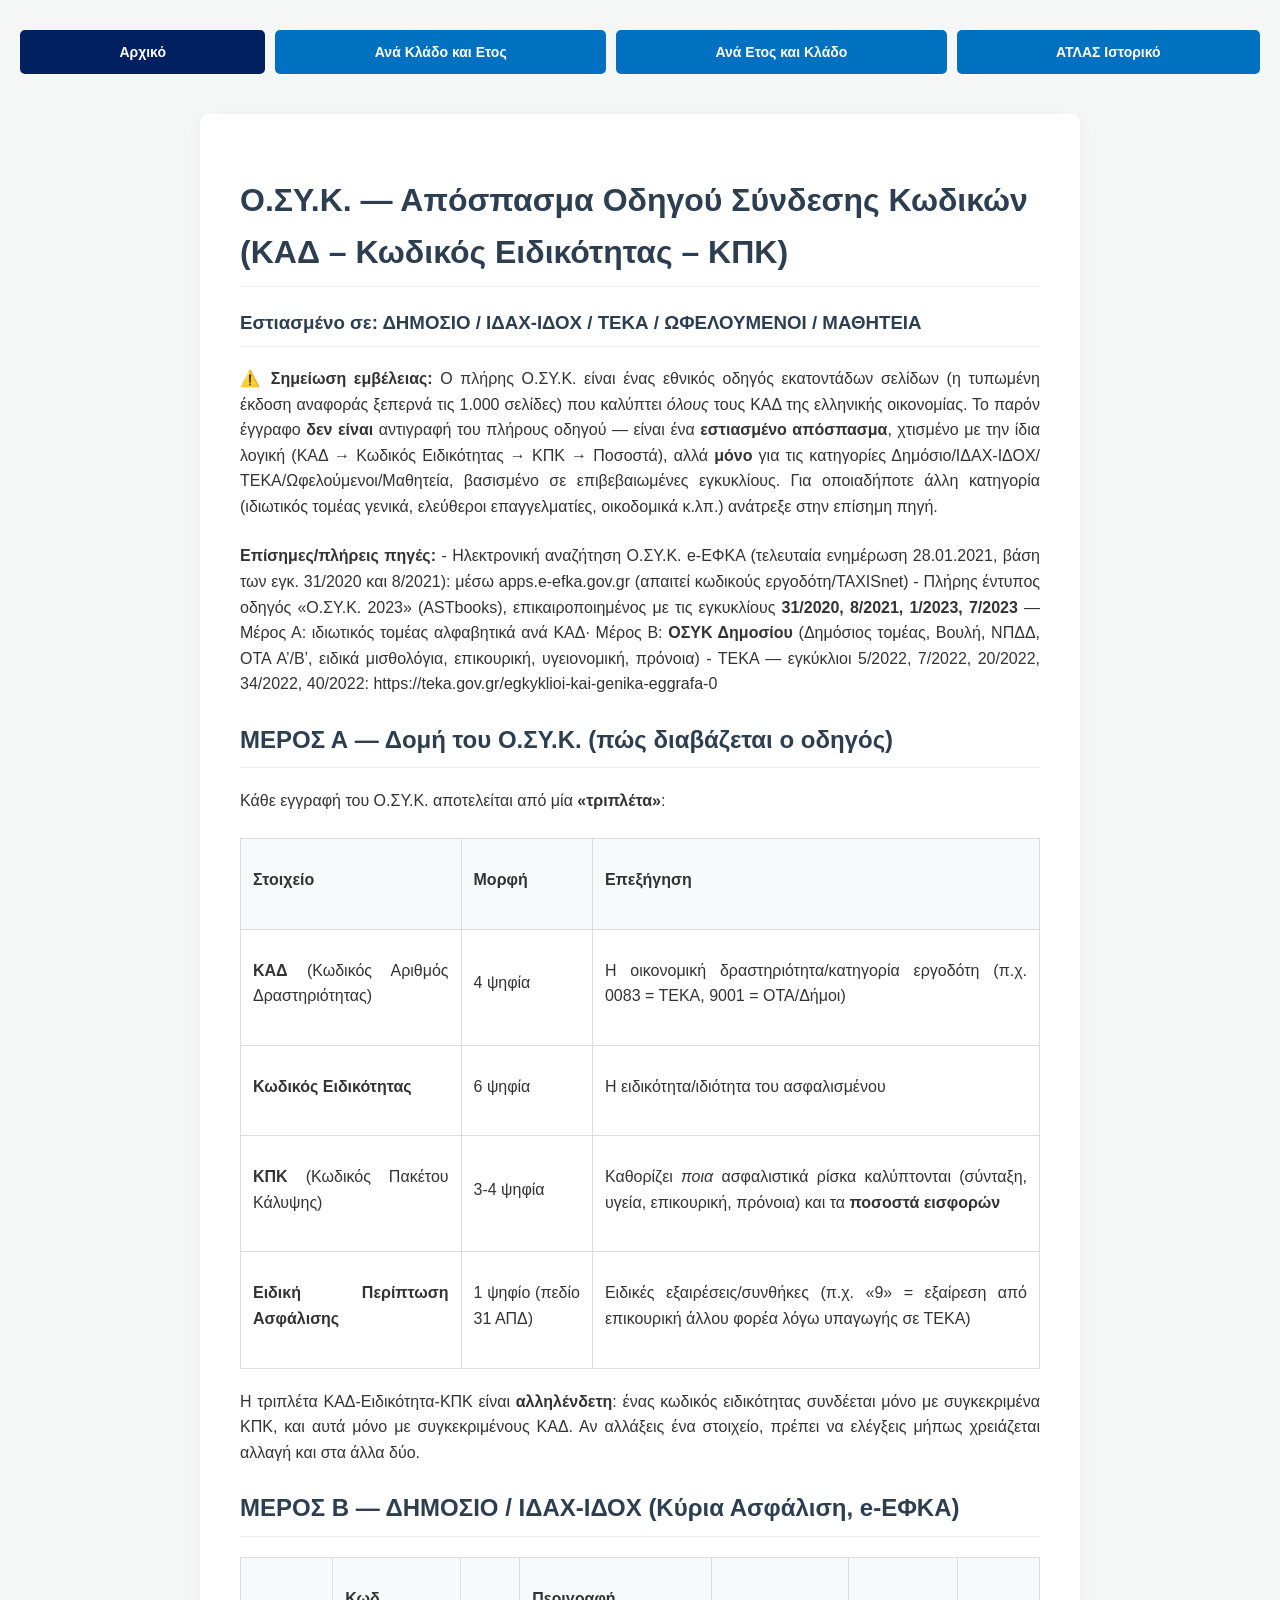
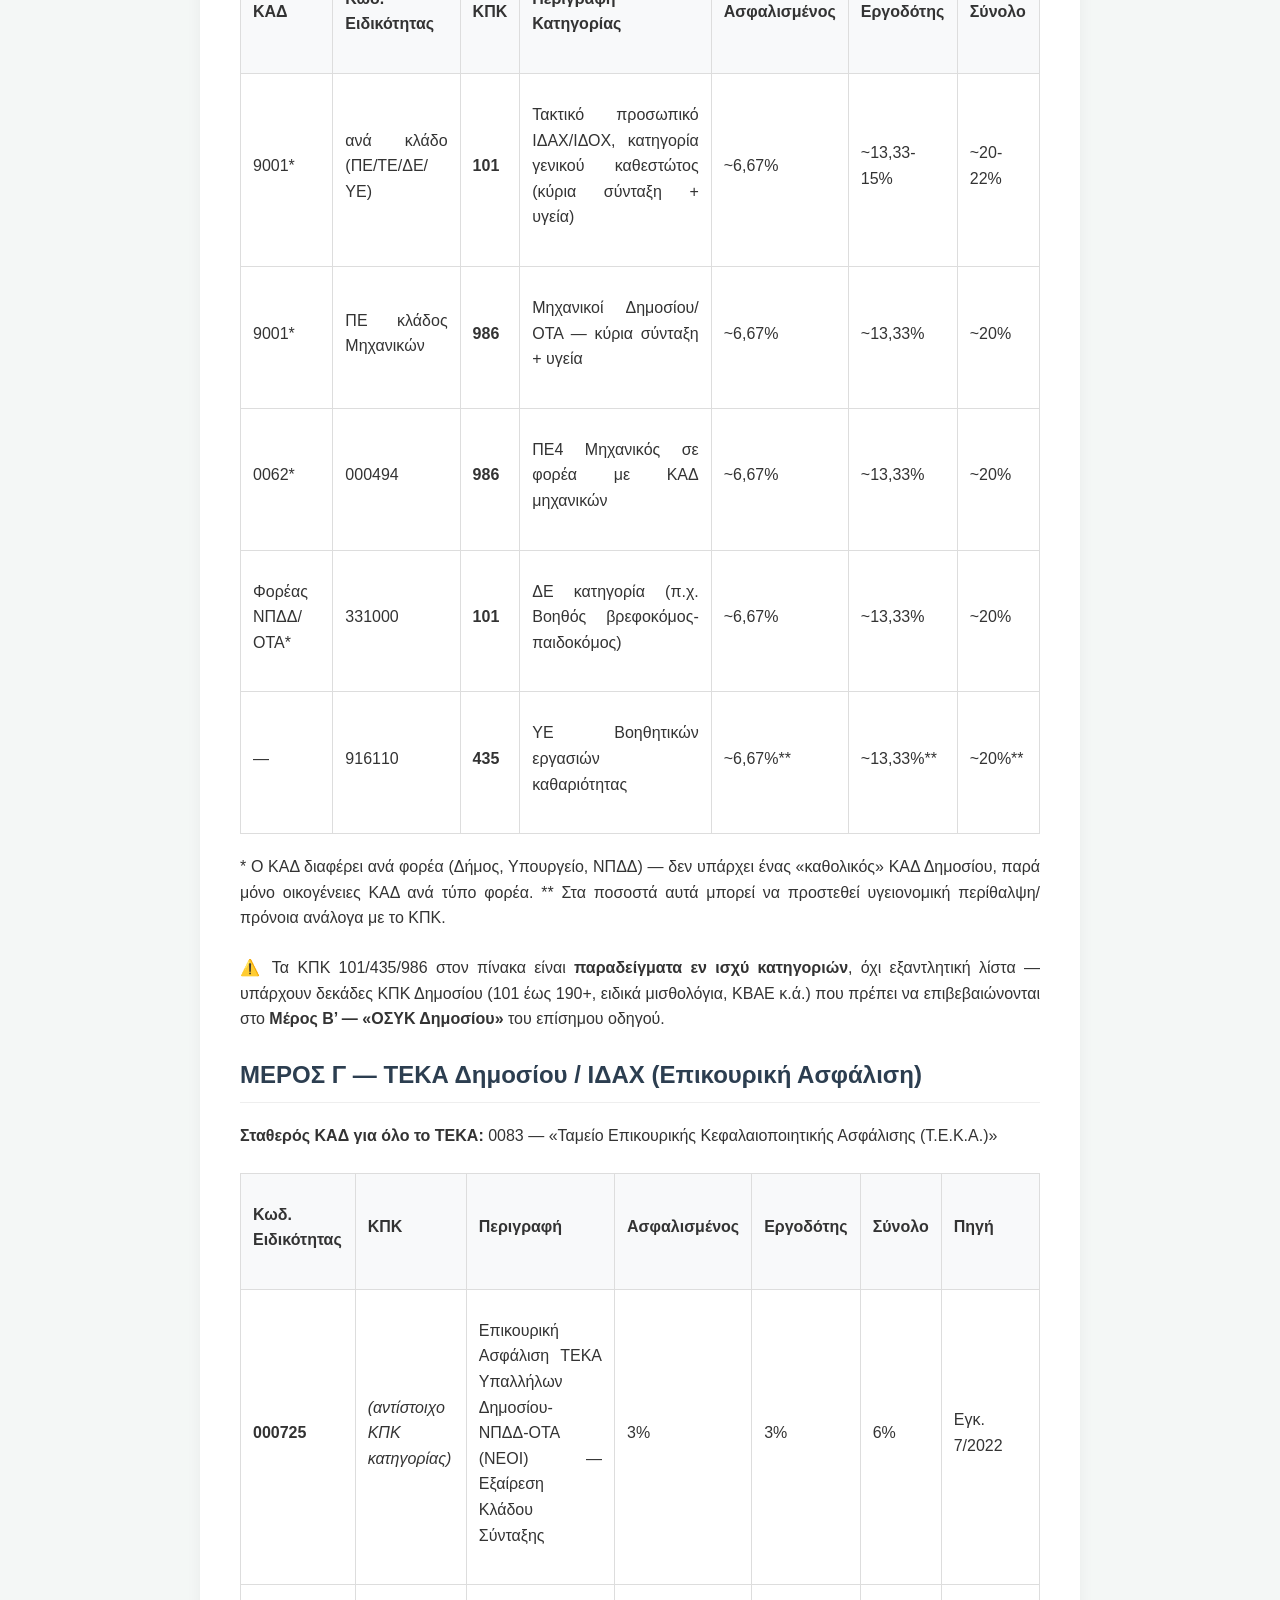
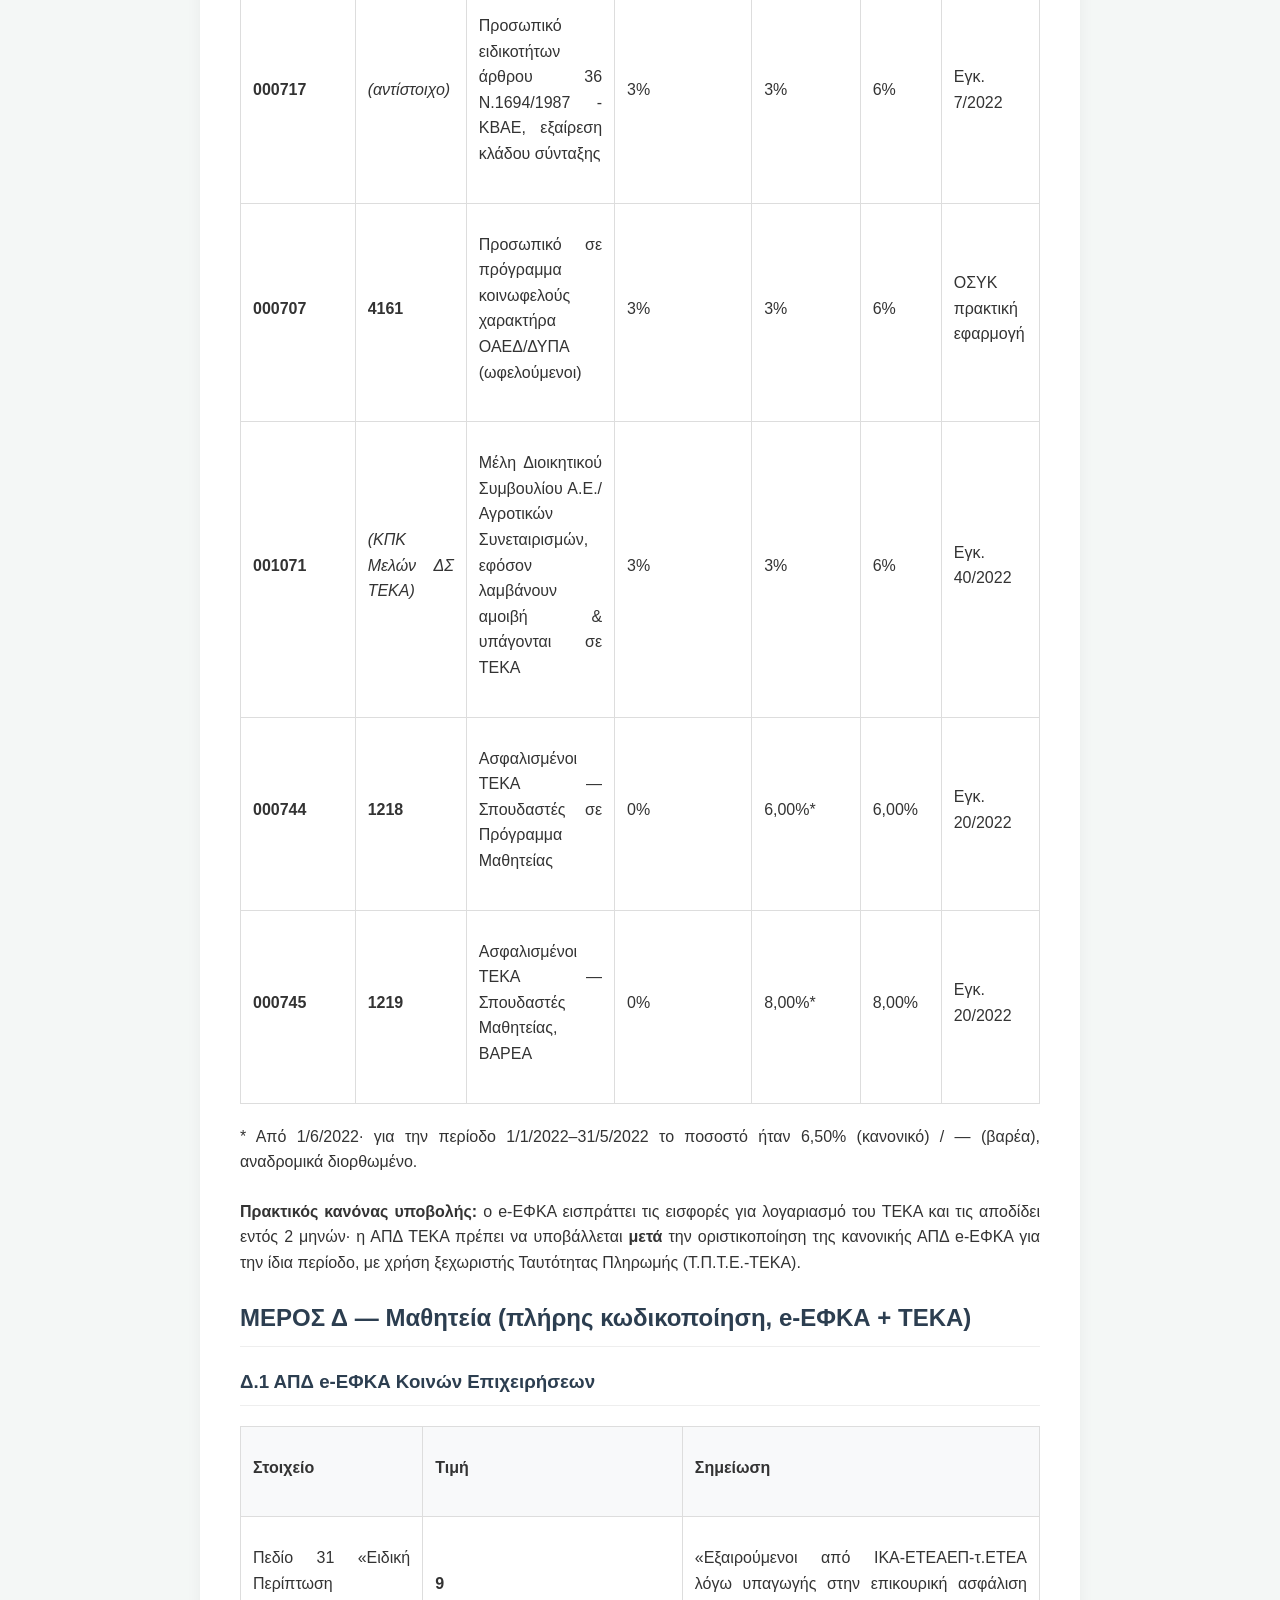
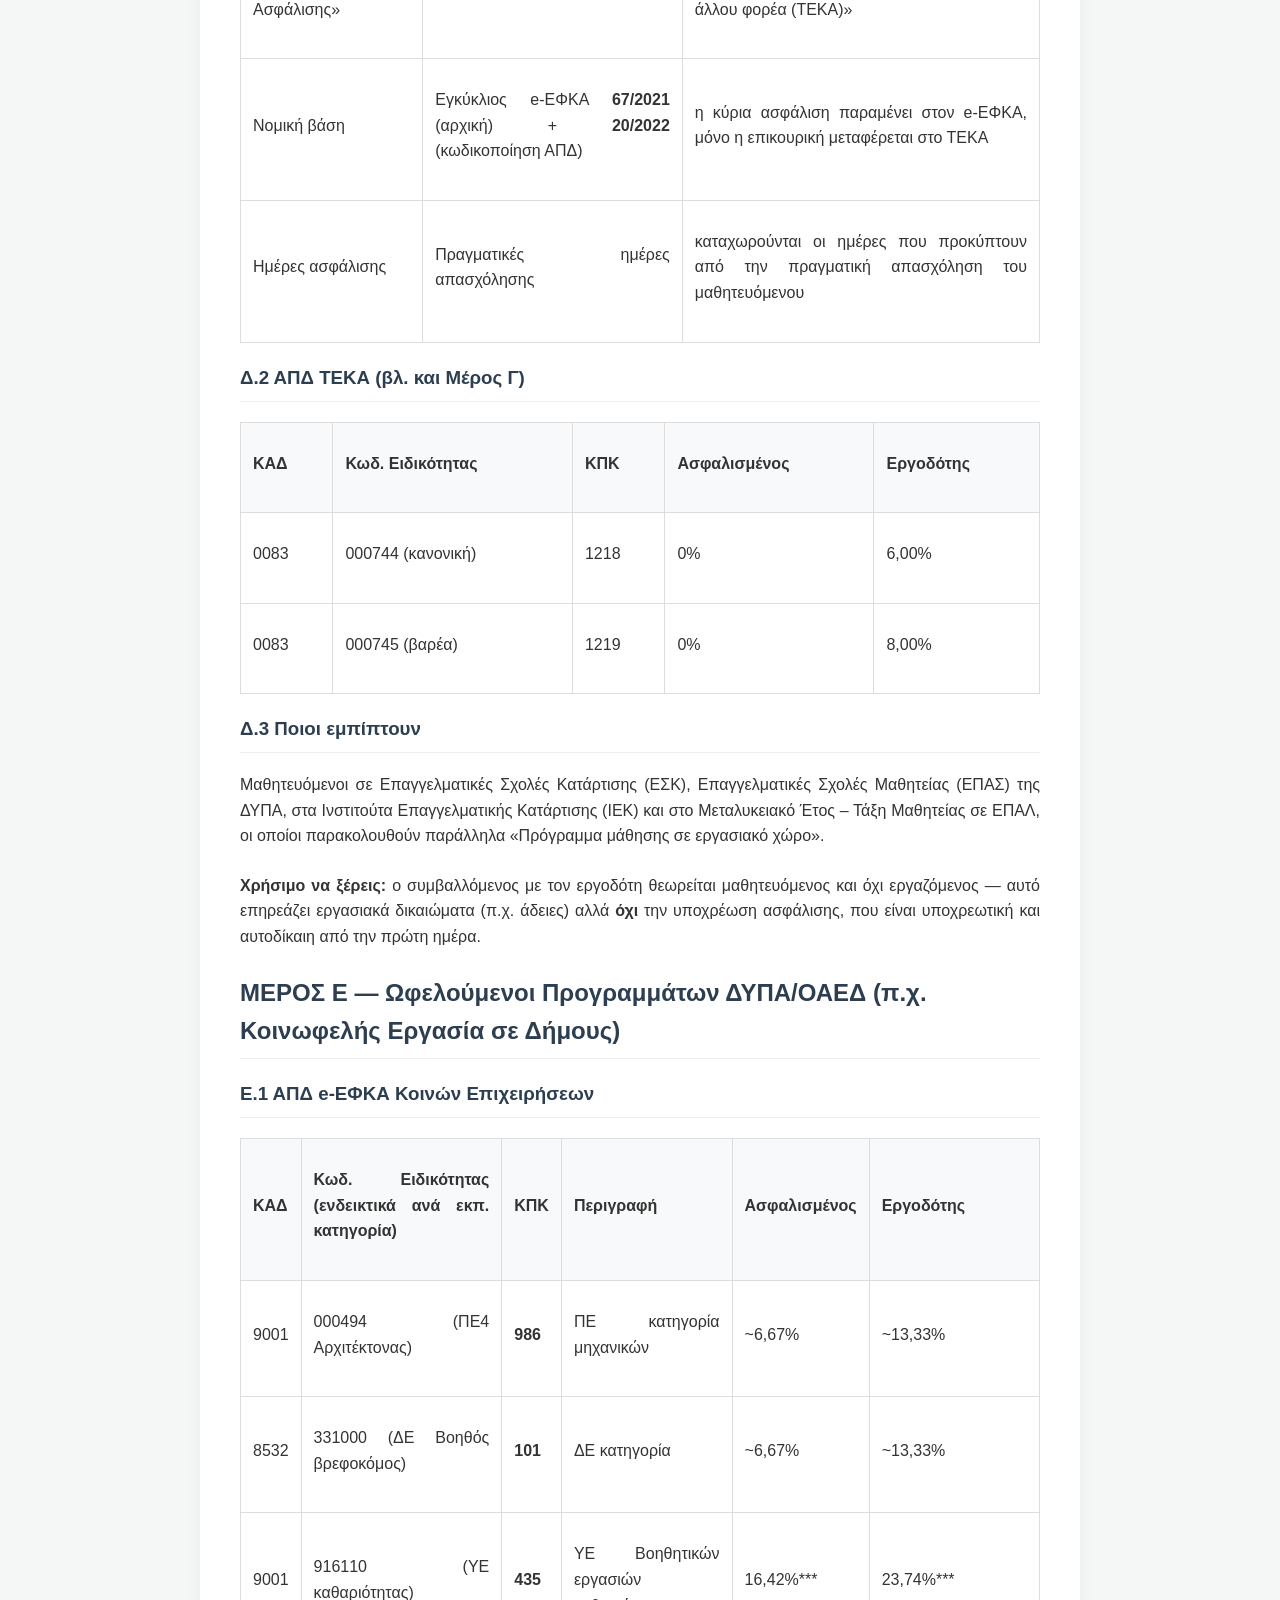
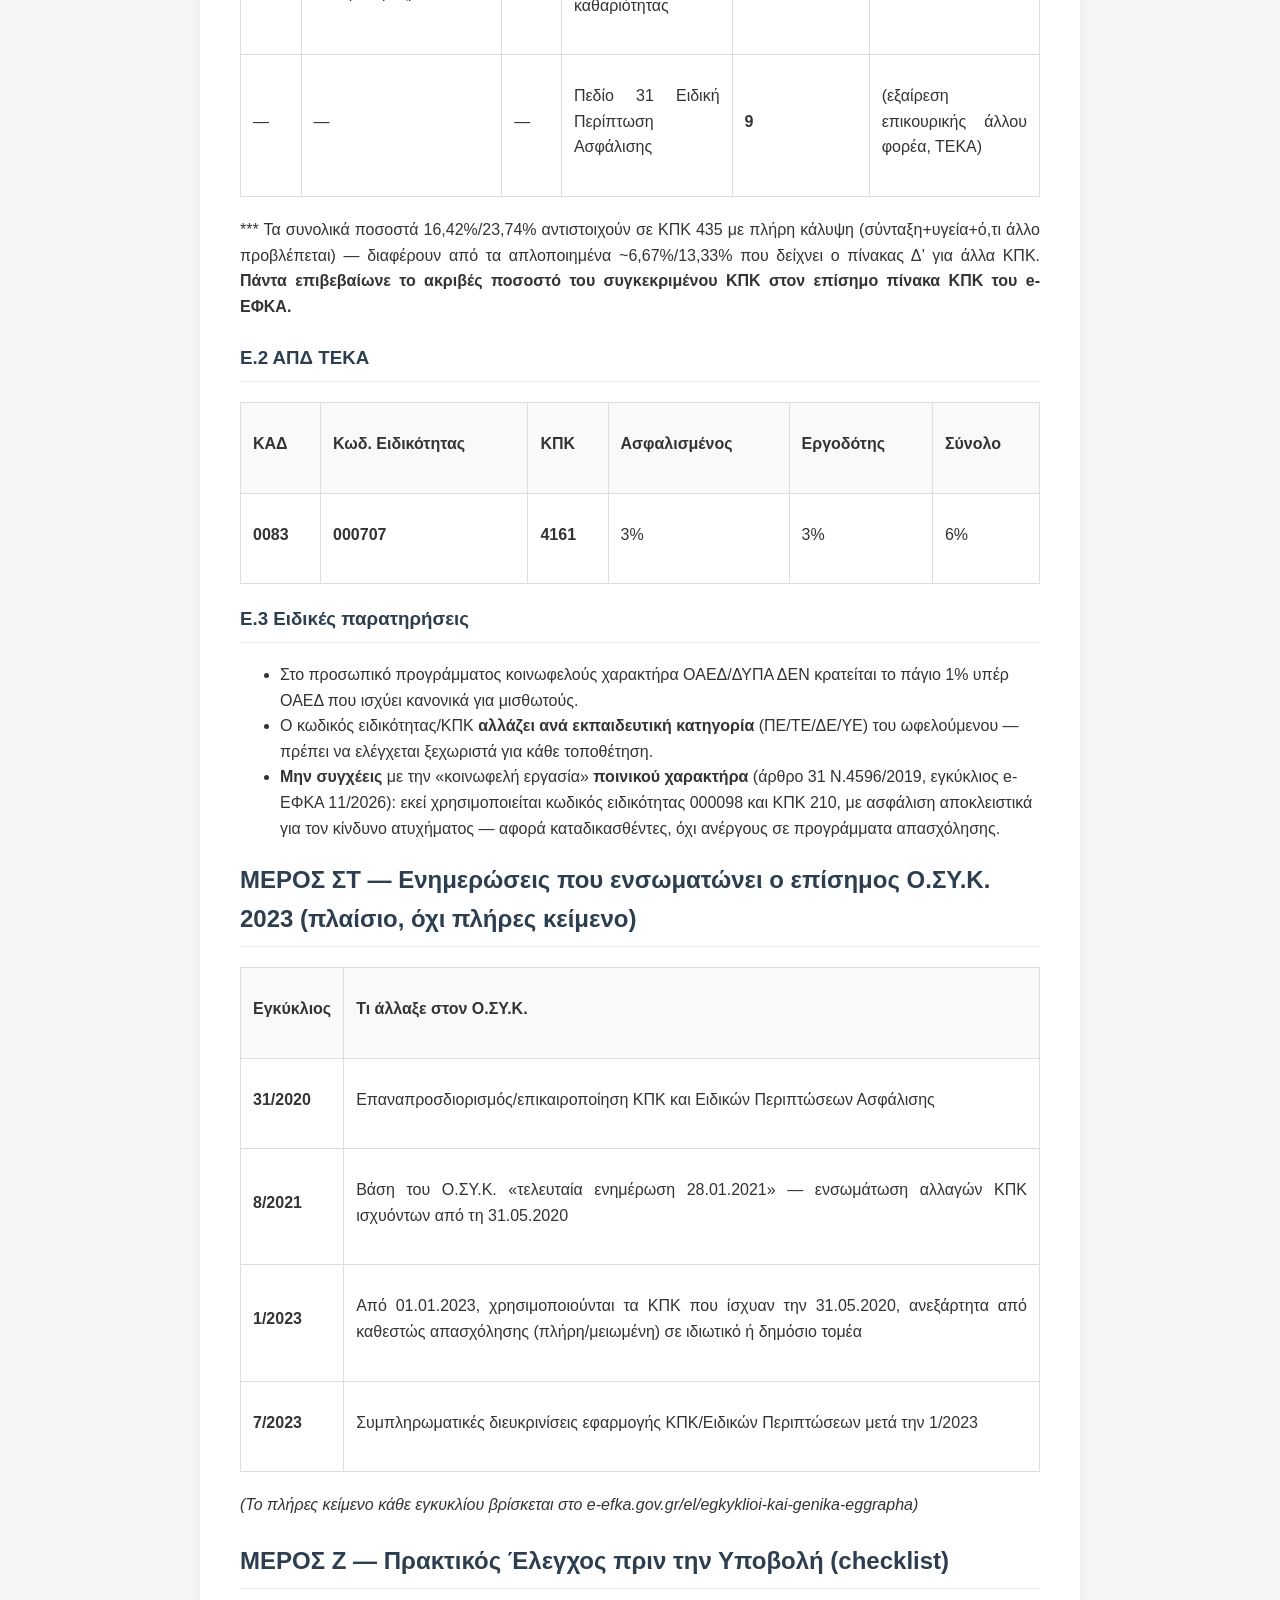
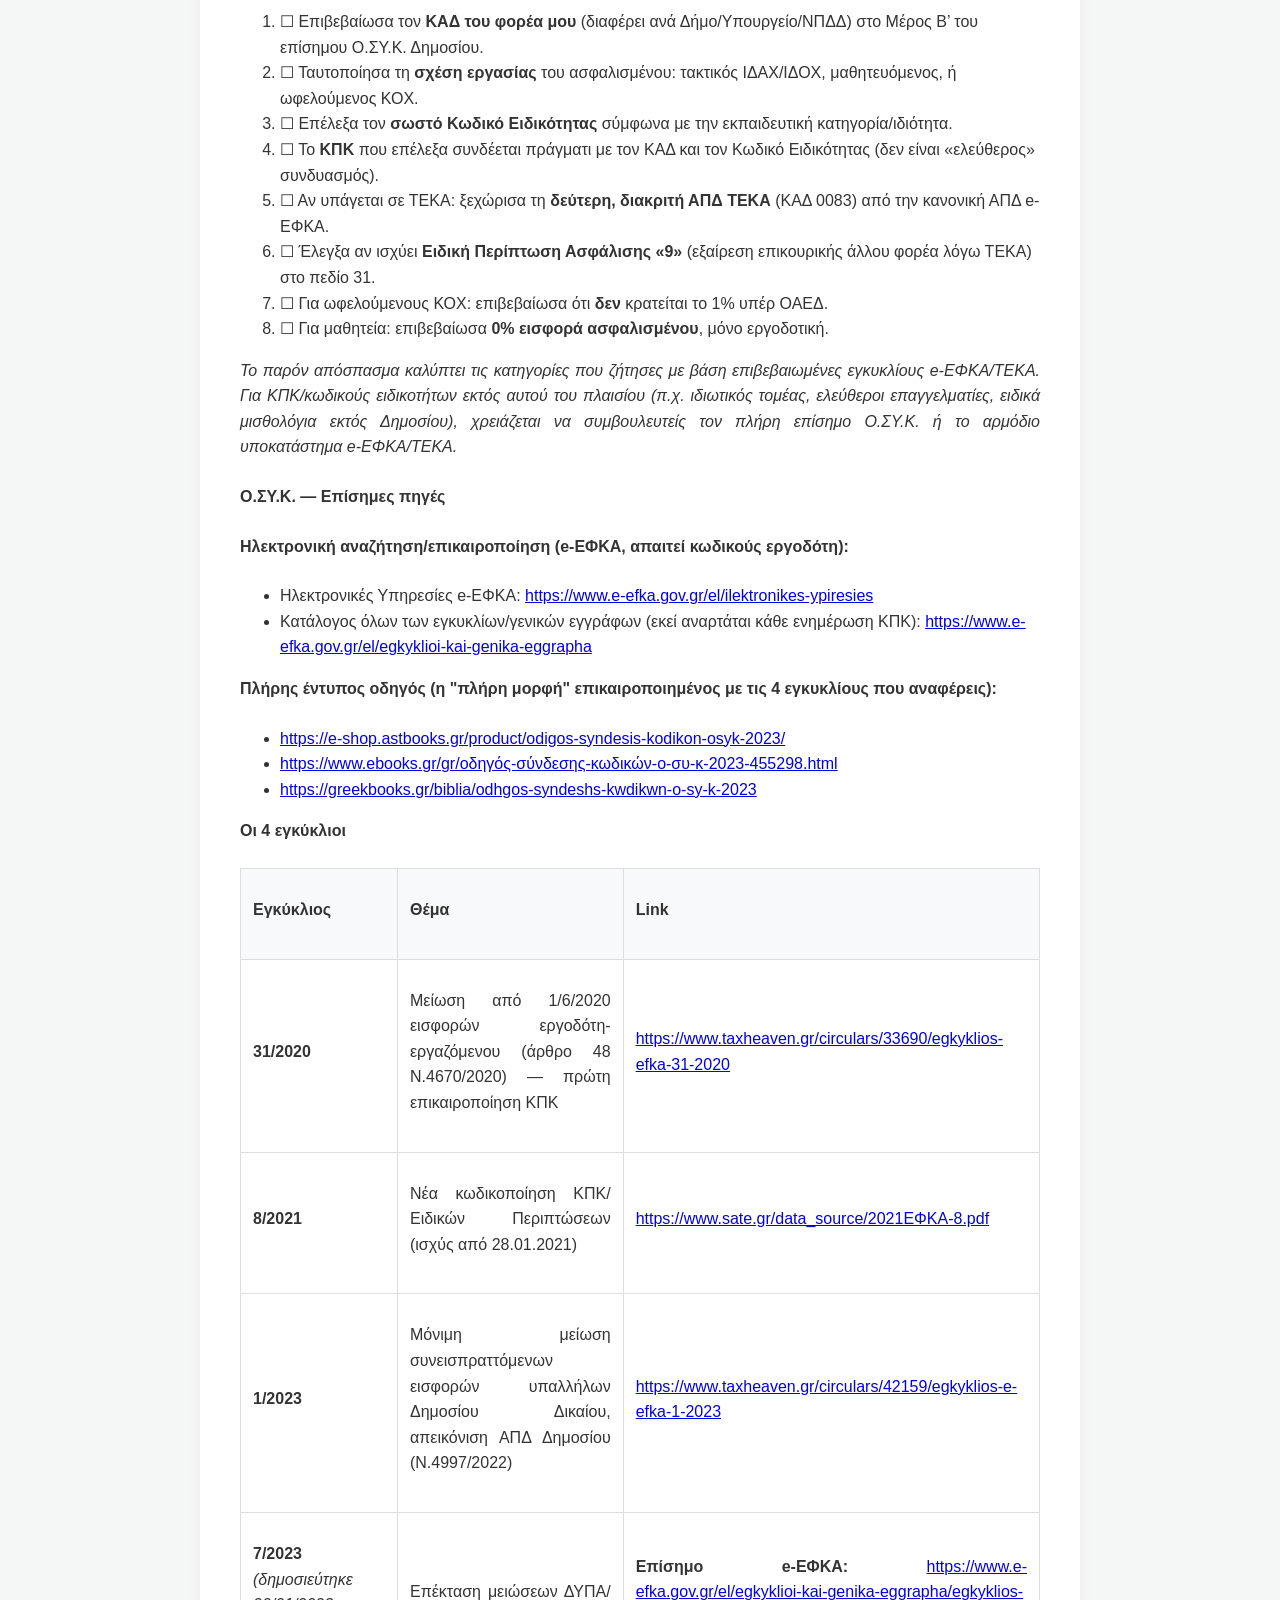
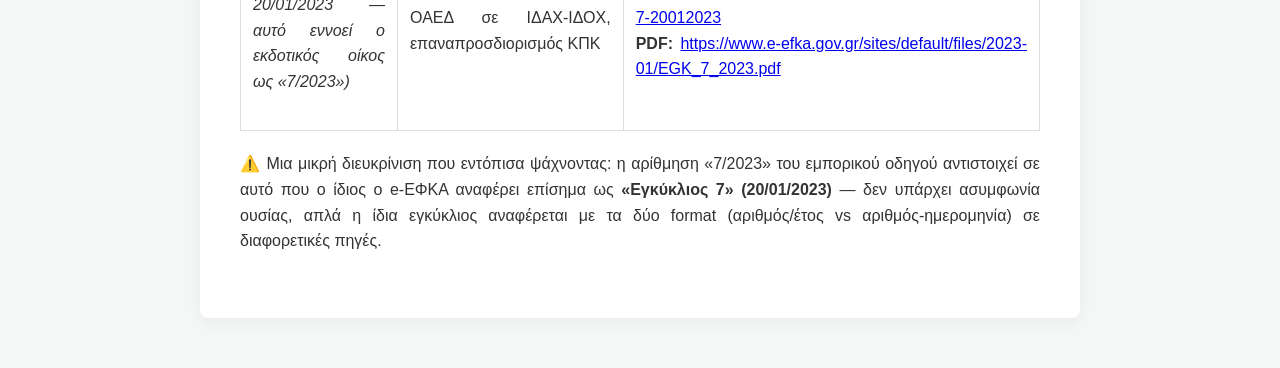
<file: ΟΣΥΚ_Δημόσιο_ΙΔΑΧ_ΤΕΚΑ_Μαθητεία_Ωφελούμενοι.html>
﻿<!DOCTYPE html>
<html lang='el'>
<head>
    <meta charset='UTF-8'>
    <meta name='viewport' content='width=device-width, initial-scale=1.0'>
    <title>Δυναμικό Έγγραφο</title>
    <style>
        /* Σύγχρονο CSS για Clean & Responsive Εμφάνιση */
        body {
            font-family: 'Segoe UI', Tahoma, Geneva, Verdana, sans-serif;
            line-height: 1.6;
            color: #333;
            background-color: #f4f7f6;
            margin: 0;
            padding: 20px;
        }
        .container {
            max-width: 800px;
            margin: 30px auto;
            background: #fff;
            padding: 40px;
            border-radius: 8px;
            box-shadow: 0 4px 15px rgba(0,0,0,0.05);
        }
        h1, h2, h3 {
            color: #2c3e50;
            border-bottom: 1px solid #eee;
            padding-bottom: 8px;
        }
        p {
            margin-bottom: 1.5em;
            text-align: justify;
        }
        table {
            width: 100%;
            border-collapse: collapse;
            margin: 20px 0;
        }
        table, th, td {
            border: 1px solid #ddd;
        }
        th, td {
            padding: 12px;
            text-align: left;
        }
        th {
            background-color: #f8f9fa;
        }
        /* Δυναμικό εφέ Hover για τις παραγράφους */
        p:hover {
            background-color: #fcfcfc;
            border-left: 3px solid #3498db;
            padding-left: 5px;
            transition: all 0.2s ease;
        }
        /* Κουμπί για Dark Mode */
        .theme-toggle {
            position: fixed;
            top: 20px;
            right: 20px;
            padding: 10px 15px;
            background: #2c3e50;
            color: #fff;
            border: none;
            border-radius: 5px;
            cursor: pointer;
        }
        /* Dark Mode στυλ */
        body.dark-mode {
            background-color: #1a1a1a;
            color: #e0e0e0;
        }
        body.dark-mode .container {
            background: #2d2d2d;
            box-shadow: 0 4px 15px rgba(0,0,0,0.5);
        }
        body.dark-mode h1, body.dark-mode h2, body.dark-mode h3 {
            color: #ecf0f1;
            border-bottom: 1px solid #444;
        }
		/* Προσθήκη περιθωρίου (margin) γύρω από κάθε κουμπί */
        .theme-toggle {
            margin: 5px; 
            padding: 10px 15px; /* Προαιρετικό: για να φαίνονται πιο όμορφα */
            cursor: pointer;
        }
    </style>
</head>
<body>
 <!--
    <button class='theme-toggle' onclick='toggleTheme()'>(Dark/Light)</button>
	
	<button class='theme-toggle' onclick="window.open('https://www.e-efka.gov.gr/el/elektronikes-yperesies/atomikos-logariasmos-asphalises', '_blank')">ΑΤΟΜΙΚΟΣ ΛΟΓΑΡΙΑΣΜΟΣ ΑΣΦΑΛΙΣΗΣ</button>
	
	<button class='theme-toggle' onclick="window.open('https://www.e-efka.gov.gr/el/elektronikes-yperesies/synoptiko-kai-analytiko-istoriko-asphalises', '_blank')">ΑΤΛΑΣ Ιστορικό Ασφάλισης</button>
	
 -->
	 
    <div class='container'>
        <h1><a id="Xcdf465c6d2996c66e9358391b6fcdb55c5a736a"></a>Ο.ΣΥ.Κ. — Απόσπασμα Οδηγού Σύνδεσης Κωδικών (ΚΑΔ – Κωδικός Ειδικότητας – ΚΠΚ)</h1><h3><a id="X60b74168c5a637b576dc6a88e7a1145b5c63e10"></a>Εστιασμένο σε: ΔΗΜΟΣΙΟ / ΙΔΑΧ-ΙΔΟΧ / ΤΕΚΑ / ΩΦΕΛΟΥΜΕΝΟΙ / ΜΑΘΗΤΕΙΑ</h3><p>⚠️ <strong>Σημείωση εμβέλειας:</strong> Ο πλήρης Ο.ΣΥ.Κ. είναι ένας εθνικός οδηγός εκατοντάδων σελίδων (η τυπωμένη έκδοση αναφοράς ξεπερνά τις 1.000 σελίδες) που καλύπτει <em>όλους</em> τους ΚΑΔ της ελληνικής οικονομίας. Το παρόν έγγραφο <strong>δεν είναι</strong> αντιγραφή του πλήρους οδηγού — είναι ένα <strong>εστιασμένο απόσπασμα</strong>, χτισμένο με την ίδια λογική (ΚΑΔ → Κωδικός Ειδικότητας → ΚΠΚ → Ποσοστά), αλλά <strong>μόνο</strong> για τις κατηγορίες Δημόσιο/ΙΔΑΧ-ΙΔΟΧ/ΤΕΚΑ/Ωφελούμενοι/Μαθητεία, βασισμένο σε επιβεβαιωμένες εγκυκλίους. Για οποιαδήποτε άλλη κατηγορία (ιδιωτικός τομέας γενικά, ελεύθεροι επαγγελματίες, οικοδομικά κ.λπ.) ανάτρεξε στην επίσημη πηγή.</p><p><strong>Επίσημες/πλήρεις πηγές:</strong> - Ηλεκτρονική αναζήτηση Ο.ΣΥ.Κ. e-ΕΦΚΑ (τελευταία ενημέρωση 28.01.2021, βάση των εγκ. 31/2020 και 8/2021): μέσω apps.e-efka.gov.gr (απαιτεί κωδικούς εργοδότη/TAXISnet) - Πλήρης έντυπος οδηγός «Ο.ΣΥ.Κ. 2023» (ASTbooks), επικαιροποιημένος με τις εγκυκλίους <strong>31/2020, 8/2021, 1/2023, 7/2023</strong> — Μέρος Α: ιδιωτικός τομέας αλφαβητικά ανά ΚΑΔ· Μέρος Β: <strong>ΟΣΥΚ Δημοσίου</strong> (Δημόσιος τομέας, Βουλή, ΝΠΔΔ, ΟΤΑ Α’/Β’, ειδικά μισθολόγια, επικουρική, υγειονομική, πρόνοια) - ΤΕΚΑ — εγκύκλιοι 5/2022, 7/2022, 20/2022, 34/2022, 40/2022: https://teka.gov.gr/egkyklioi-kai-genika-eggrafa-0</p><h2><a id="Xb69af993cbd847cf90dc23473ef0f6ab4b99bd0"></a>ΜΕΡΟΣ Α — Δομή του Ο.ΣΥ.Κ. (πώς διαβάζεται ο οδηγός)</h2><p>Κάθε εγγραφή του Ο.ΣΥ.Κ. αποτελείται από μία <strong>«τριπλέτα»</strong>:</p><table><thead><tr><th><p>Στοιχείο</p></th><th><p>Μορφή</p></th><th><p>Επεξήγηση</p></th></tr></thead><tbody><tr><td><p><strong>ΚΑΔ</strong> (Κωδικός Αριθμός Δραστηριότητας)</p></td><td><p>4 ψηφία</p></td><td><p>Η οικονομική δραστηριότητα/κατηγορία εργοδότη (π.χ. 0083 = ΤΕΚΑ, 9001 = ΟΤΑ/Δήμοι)</p></td></tr><tr><td><p><strong>Κωδικός Ειδικότητας</strong></p></td><td><p>6 ψηφία</p></td><td><p>Η ειδικότητα/ιδιότητα του ασφαλισμένου</p></td></tr><tr><td><p><strong>ΚΠΚ</strong> (Κωδικός Πακέτου Κάλυψης)</p></td><td><p>3-4 ψηφία</p></td><td><p>Καθορίζει <em>ποια</em> ασφαλιστικά ρίσκα καλύπτονται (σύνταξη, υγεία, επικουρική, πρόνοια) και τα <strong>ποσοστά εισφορών</strong></p></td></tr><tr><td><p><strong>Ειδική Περίπτωση Ασφάλισης</strong></p></td><td><p>1 ψηφίο (πεδίο 31 ΑΠΔ)</p></td><td><p>Ειδικές εξαιρέσεις/συνθήκες (π.χ. «9» = εξαίρεση από επικουρική άλλου φορέα λόγω υπαγωγής σε ΤΕΚΑ)</p></td></tr></tbody></table><p>Η τριπλέτα ΚΑΔ-Ειδικότητα-ΚΠΚ είναι <strong>αλληλένδετη</strong>: ένας κωδικός ειδικότητας συνδέεται μόνο με συγκεκριμένα ΚΠΚ, και αυτά μόνο με συγκεκριμένους ΚΑΔ. Αν αλλάξεις ένα στοιχείο, πρέπει να ελέγξεις μήπως χρειάζεται αλλαγή και στα άλλα δύο.</p><h2><a id="X3894d63d4a0e81373b707f00853339709f547f0"></a>ΜΕΡΟΣ Β — ΔΗΜΟΣΙΟ / ΙΔΑΧ-ΙΔΟΧ (Κύρια Ασφάλιση, e-ΕΦΚΑ)</h2><table><thead><tr><th><p>ΚΑΔ</p></th><th><p>Κωδ. Ειδικότητας</p></th><th><p>ΚΠΚ</p></th><th><p>Περιγραφή Κατηγορίας</p></th><th><p>Ασφαλισμένος</p></th><th><p>Εργοδότης</p></th><th><p>Σύνολο</p></th></tr></thead><tbody><tr><td><p>9001*</p></td><td><p>ανά κλάδο (ΠΕ/ΤΕ/ΔΕ/ΥΕ)</p></td><td><p><strong>101</strong></p></td><td><p>Τακτικό προσωπικό ΙΔΑΧ/ΙΔΟΧ, κατηγορία γενικού καθεστώτος (κύρια σύνταξη + υγεία)</p></td><td><p>~6,67%</p></td><td><p>~13,33-15%</p></td><td><p>~20-22%</p></td></tr><tr><td><p>9001*</p></td><td><p>ΠΕ κλάδος Μηχανικών</p></td><td><p><strong>986</strong></p></td><td><p>Μηχανικοί Δημοσίου/ΟΤΑ — κύρια σύνταξη + υγεία</p></td><td><p>~6,67%</p></td><td><p>~13,33%</p></td><td><p>~20%</p></td></tr><tr><td><p>0062*</p></td><td><p>000494</p></td><td><p><strong>986</strong></p></td><td><p>ΠΕ4 Μηχανικός σε φορέα με ΚΑΔ μηχανικών</p></td><td><p>~6,67%</p></td><td><p>~13,33%</p></td><td><p>~20%</p></td></tr><tr><td><p>Φορέας ΝΠΔΔ/ΟΤΑ*</p></td><td><p>331000</p></td><td><p><strong>101</strong></p></td><td><p>ΔΕ κατηγορία (π.χ. Βοηθός βρεφοκόμος-παιδοκόμος)</p></td><td><p>~6,67%</p></td><td><p>~13,33%</p></td><td><p>~20%</p></td></tr><tr><td><p>—</p></td><td><p>916110</p></td><td><p><strong>435</strong></p></td><td><p>ΥΕ Βοηθητικών εργασιών καθαριότητας</p></td><td><p>~6,67%**</p></td><td><p>~13,33%**</p></td><td><p>~20%**</p></td></tr></tbody></table><p>* Ο ΚΑΔ διαφέρει ανά φορέα (Δήμος, Υπουργείο, ΝΠΔΔ) — δεν υπάρχει ένας «καθολικός» ΚΑΔ Δημοσίου, παρά μόνο οικογένειες ΚΑΔ ανά τύπο φορέα. ** Στα ποσοστά αυτά μπορεί να προστεθεί υγειονομική περίθαλψη/πρόνοια ανάλογα με το ΚΠΚ.</p><p>⚠️ Τα ΚΠΚ 101/435/986 στον πίνακα είναι <strong>παραδείγματα εν ισχύ κατηγοριών</strong>, όχι εξαντλητική λίστα — υπάρχουν δεκάδες ΚΠΚ Δημοσίου (101 έως 190+, ειδικά μισθολόγια, ΚΒΑΕ κ.ά.) που πρέπει να επιβεβαιώνονται στο <strong>Μέρος Β’ — «ΟΣΥΚ Δημοσίου»</strong> του επίσημου οδηγού.</p><h2><a id="X6e3cf9500fc1d48b44cae653ff124ee5448ebf2"></a>ΜΕΡΟΣ Γ — ΤΕΚΑ Δημοσίου / ΙΔΑΧ (Επικουρική Ασφάλιση)</h2><p><strong>Σταθερός ΚΑΔ για όλο το ΤΕΚΑ:</strong> 0083 — «Ταμείο Επικουρικής Κεφαλαιοποιητικής Ασφάλισης (Τ.Ε.Κ.Α.)»</p><table><thead><tr><th><p>Κωδ. Ειδικότητας</p></th><th><p>ΚΠΚ</p></th><th><p>Περιγραφή</p></th><th><p>Ασφαλισμένος</p></th><th><p>Εργοδότης</p></th><th><p>Σύνολο</p></th><th><p>Πηγή</p></th></tr></thead><tbody><tr><td><p><strong>000725</strong></p></td><td><p><em>(αντίστοιχο ΚΠΚ κατηγορίας)</em></p></td><td><p>Επικουρική Ασφάλιση ΤΕΚΑ Υπαλλήλων Δημοσίου-ΝΠΔΔ-ΟΤΑ (ΝΕΟΙ) — Εξαίρεση Κλάδου Σύνταξης</p></td><td><p>3%</p></td><td><p>3%</p></td><td><p>6%</p></td><td><p>Εγκ. 7/2022</p></td></tr><tr><td><p><strong>000717</strong></p></td><td><p><em>(αντίστοιχο)</em></p></td><td><p>Προσωπικό ειδικοτήτων άρθρου 36 Ν.1694/1987 - ΚΒΑΕ, εξαίρεση κλάδου σύνταξης</p></td><td><p>3%</p></td><td><p>3%</p></td><td><p>6%</p></td><td><p>Εγκ. 7/2022</p></td></tr><tr><td><p><strong>000707</strong></p></td><td><p><strong>4161</strong></p></td><td><p>Προσωπικό σε πρόγραμμα κοινωφελούς χαρακτήρα ΟΑΕΔ/ΔΥΠΑ (ωφελούμενοι)</p></td><td><p>3%</p></td><td><p>3%</p></td><td><p>6%</p></td><td><p>ΟΣΥΚ πρακτική εφαρμογή</p></td></tr><tr><td><p><strong>001071</strong></p></td><td><p><em>(ΚΠΚ Μελών ΔΣ ΤΕΚΑ)</em></p></td><td><p>Μέλη Διοικητικού Συμβουλίου Α.Ε./Αγροτικών Συνεταιρισμών, εφόσον λαμβάνουν αμοιβή &amp; υπάγονται σε ΤΕΚΑ</p></td><td><p>3%</p></td><td><p>3%</p></td><td><p>6%</p></td><td><p>Εγκ. 40/2022</p></td></tr><tr><td><p><strong>000744</strong></p></td><td><p><strong>1218</strong></p></td><td><p>Ασφαλισμένοι ΤΕΚΑ — Σπουδαστές σε Πρόγραμμα Μαθητείας</p></td><td><p>0%</p></td><td><p>6,00%*</p></td><td><p>6,00%</p></td><td><p>Εγκ. 20/2022</p></td></tr><tr><td><p><strong>000745</strong></p></td><td><p><strong>1219</strong></p></td><td><p>Ασφαλισμένοι ΤΕΚΑ — Σπουδαστές Μαθητείας, ΒΑΡΕΑ</p></td><td><p>0%</p></td><td><p>8,00%*</p></td><td><p>8,00%</p></td><td><p>Εγκ. 20/2022</p></td></tr></tbody></table><p>* Από 1/6/2022· για την περίοδο 1/1/2022–31/5/2022 το ποσοστό ήταν 6,50% (κανονικό) / — (βαρέα), αναδρομικά διορθωμένο.</p><p><strong>Πρακτικός κανόνας υποβολής:</strong> ο e-ΕΦΚΑ εισπράττει τις εισφορές για λογαριασμό του ΤΕΚΑ και τις αποδίδει εντός 2 μηνών· η ΑΠΔ ΤΕΚΑ πρέπει να υποβάλλεται <strong>μετά</strong> την οριστικοποίηση της κανονικής ΑΠΔ e-ΕΦΚΑ για την ίδια περίοδο, με χρήση ξεχωριστής Ταυτότητας Πληρωμής (Τ.Π.Τ.Ε.-ΤΕΚΑ).</p><h2><a id="X46f115d0667e674daefbcb711778606ee66cff0"></a>ΜΕΡΟΣ Δ — Μαθητεία (πλήρης κωδικοποίηση, e-ΕΦΚΑ + ΤΕΚΑ)</h2><h3><a id="δ.1-απδ-e-εφκα-κοινών-επιχειρήσεων"></a>Δ.1 ΑΠΔ e-ΕΦΚΑ Κοινών Επιχειρήσεων</h3><table><thead><tr><th><p>Στοιχείο</p></th><th><p>Τιμή</p></th><th><p>Σημείωση</p></th></tr></thead><tbody><tr><td><p>Πεδίο 31 «Ειδική Περίπτωση Ασφάλισης»</p></td><td><p><strong>9</strong></p></td><td><p>«Εξαιρούμενοι από ΙΚΑ-ΕΤΕΑΕΠ-τ.ΕΤΕΑ λόγω υπαγωγής στην επικουρική ασφάλιση άλλου φορέα (ΤΕΚΑ)»</p></td></tr><tr><td><p>Νομική βάση</p></td><td><p>Εγκύκλιος e-ΕΦΚΑ <strong>67/2021</strong> (αρχική) + <strong>20/2022</strong> (κωδικοποίηση ΑΠΔ)</p></td><td><p>η κύρια ασφάλιση παραμένει στον e-ΕΦΚΑ, μόνο η επικουρική μεταφέρεται στο ΤΕΚΑ</p></td></tr><tr><td><p>Ημέρες ασφάλισης</p></td><td><p>Πραγματικές ημέρες απασχόλησης</p></td><td><p>καταχωρούνται οι ημέρες που προκύπτουν από την πραγματική απασχόληση του μαθητευόμενου</p></td></tr></tbody></table><h3><a id="δ.2-απδ-τεκα-βλ.-και-μέρος-γ"></a>Δ.2 ΑΠΔ ΤΕΚΑ (βλ. και Μέρος Γ)</h3><table><thead><tr><th><p>ΚΑΔ</p></th><th><p>Κωδ. Ειδικότητας</p></th><th><p>ΚΠΚ</p></th><th><p>Ασφαλισμένος</p></th><th><p>Εργοδότης</p></th></tr></thead><tbody><tr><td><p>0083</p></td><td><p>000744 (κανονική)</p></td><td><p>1218</p></td><td><p>0%</p></td><td><p>6,00%</p></td></tr><tr><td><p>0083</p></td><td><p>000745 (βαρέα)</p></td><td><p>1219</p></td><td><p>0%</p></td><td><p>8,00%</p></td></tr></tbody></table><h3><a id="δ.3-ποιοι-εμπίπτουν"></a>Δ.3 Ποιοι εμπίπτουν</h3><p>Μαθητευόμενοι σε Επαγγελματικές Σχολές Κατάρτισης (ΕΣΚ), Επαγγελματικές Σχολές Μαθητείας (ΕΠΑΣ) της ΔΥΠΑ, στα Ινστιτούτα Επαγγελματικής Κατάρτισης (ΙΕΚ) και στο Μεταλυκειακό Έτος – Τάξη Μαθητείας σε ΕΠΑΛ, οι οποίοι παρακολουθούν παράλληλα «Πρόγραμμα μάθησης σε εργασιακό χώρο».</p><p><strong>Χρήσιμο να ξέρεις:</strong> ο συμβαλλόμενος με τον εργοδότη θεωρείται μαθητευόμενος και όχι εργαζόμενος — αυτό επηρεάζει εργασιακά δικαιώματα (π.χ. άδειες) αλλά <strong>όχι</strong> την υποχρέωση ασφάλισης, που είναι υποχρεωτική και αυτοδίκαιη από την πρώτη ημέρα.</p><h2><a id="X4937d78722853ac008a19fe31955786279625c5"></a>ΜΕΡΟΣ Ε — Ωφελούμενοι Προγραμμάτων ΔΥΠΑ/ΟΑΕΔ (π.χ. Κοινωφελής Εργασία σε Δήμους)</h2><h3><a id="ε.1-απδ-e-εφκα-κοινών-επιχειρήσεων"></a>Ε.1 ΑΠΔ e-ΕΦΚΑ Κοινών Επιχειρήσεων</h3><table><thead><tr><th><p>ΚΑΔ</p></th><th><p>Κωδ. Ειδικότητας (ενδεικτικά ανά εκπ. κατηγορία)</p></th><th><p>ΚΠΚ</p></th><th><p>Περιγραφή</p></th><th><p>Ασφαλισμένος</p></th><th><p>Εργοδότης</p></th></tr></thead><tbody><tr><td><p>9001</p></td><td><p>000494 (ΠΕ4 Αρχιτέκτονας)</p></td><td><p><strong>986</strong></p></td><td><p>ΠΕ κατηγορία μηχανικών</p></td><td><p>~6,67%</p></td><td><p>~13,33%</p></td></tr><tr><td><p>8532</p></td><td><p>331000 (ΔΕ Βοηθός βρεφοκόμος)</p></td><td><p><strong>101</strong></p></td><td><p>ΔΕ κατηγορία</p></td><td><p>~6,67%</p></td><td><p>~13,33%</p></td></tr><tr><td><p>9001</p></td><td><p>916110 (ΥΕ καθαριότητας)</p></td><td><p><strong>435</strong></p></td><td><p>ΥΕ Βοηθητικών εργασιών καθαριότητας</p></td><td><p>16,42%***</p></td><td><p>23,74%***</p></td></tr><tr><td><p>—</p></td><td><p>—</p></td><td><p>—</p></td><td><p>Πεδίο 31 Ειδική Περίπτωση Ασφάλισης</p></td><td><p><strong>9</strong></p></td><td><p>(εξαίρεση επικουρικής άλλου φορέα, ΤΕΚΑ)</p></td></tr></tbody></table><p>*** Τα συνολικά ποσοστά 16,42%/23,74% αντιστοιχούν σε ΚΠΚ 435 με πλήρη κάλυψη (σύνταξη+υγεία+ό,τι άλλο προβλέπεται) — διαφέρουν από τα απλοποιημένα ~6,67%/13,33% που δείχνει ο πίνακας Δ’ για άλλα ΚΠΚ. <strong>Πάντα επιβεβαίωνε το ακριβές ποσοστό του συγκεκριμένου ΚΠΚ στον επίσημο πίνακα ΚΠΚ του e-ΕΦΚΑ.</strong></p><h3><a id="ε.2-απδ-τεκα"></a>Ε.2 ΑΠΔ ΤΕΚΑ</h3><table><thead><tr><th><p>ΚΑΔ</p></th><th><p>Κωδ. Ειδικότητας</p></th><th><p>ΚΠΚ</p></th><th><p>Ασφαλισμένος</p></th><th><p>Εργοδότης</p></th><th><p>Σύνολο</p></th></tr></thead><tbody><tr><td><p><strong>0083</strong></p></td><td><p><strong>000707</strong></p></td><td><p><strong>4161</strong></p></td><td><p>3%</p></td><td><p>3%</p></td><td><p>6%</p></td></tr></tbody></table><h3><a id="ε.3-ειδικές-παρατηρήσεις"></a>Ε.3 Ειδικές παρατηρήσεις</h3><ul><li>Στο προσωπικό προγράμματος κοινωφελούς χαρακτήρα ΟΑΕΔ/ΔΥΠΑ ΔΕΝ κρατείται το πάγιο 1% υπέρ ΟΑΕΔ που ισχύει κανονικά για μισθωτούς.</li><li>Ο κωδικός ειδικότητας/ΚΠΚ <strong>αλλάζει ανά εκπαιδευτική κατηγορία</strong> (ΠΕ/ΤΕ/ΔΕ/ΥΕ) του ωφελούμενου — πρέπει να ελέγχεται ξεχωριστά για κάθε τοποθέτηση.</li><li><strong>Μην συγχέεις</strong> με την «κοινωφελή εργασία» <strong>ποινικού χαρακτήρα</strong> (άρθρο 31 Ν.4596/2019, εγκύκλιος e-ΕΦΚΑ 11/2026): εκεί χρησιμοποιείται κωδικός ειδικότητας 000098 και ΚΠΚ 210, με ασφάλιση αποκλειστικά για τον κίνδυνο ατυχήματος — αφορά καταδικασθέντες, όχι ανέργους σε προγράμματα απασχόλησης.</li></ul><h2><a id="X3f112848e0a2b0fc4dd71d12f030557cabed197"></a>ΜΕΡΟΣ ΣΤ — Ενημερώσεις που ενσωματώνει ο επίσημος Ο.ΣΥ.Κ. 2023 (πλαίσιο, όχι πλήρες κείμενο)</h2><table><thead><tr><th><p>Εγκύκλιος</p></th><th><p>Τι άλλαξε στον Ο.ΣΥ.Κ.</p></th></tr></thead><tbody><tr><td><p><strong>31/2020</strong></p></td><td><p>Επαναπροσδιορισμός/επικαιροποίηση ΚΠΚ και Ειδικών Περιπτώσεων Ασφάλισης</p></td></tr><tr><td><p><strong>8/2021</strong></p></td><td><p>Βάση του Ο.ΣΥ.Κ. «τελευταία ενημέρωση 28.01.2021» — ενσωμάτωση αλλαγών ΚΠΚ ισχυόντων από τη 31.05.2020</p></td></tr><tr><td><p><strong>1/2023</strong></p></td><td><p>Από 01.01.2023, χρησιμοποιούνται τα ΚΠΚ που ίσχυαν την 31.05.2020, ανεξάρτητα από καθεστώς απασχόλησης (πλήρη/μειωμένη) σε ιδιωτικό ή δημόσιο τομέα</p></td></tr><tr><td><p><strong>7/2023</strong></p></td><td><p>Συμπληρωματικές διευκρινίσεις εφαρμογής ΚΠΚ/Ειδικών Περιπτώσεων μετά την 1/2023</p></td></tr></tbody></table><p><em>(Το πλήρες κείμενο κάθε εγκυκλίου βρίσκεται στο e-efka.gov.gr/el/egkyklioi-kai-genika-eggrapha)</em></p><h2><a id="X34084822d2db5f3e7fbe2589c865d5b16becce2"></a>ΜΕΡΟΣ Ζ — Πρακτικός Έλεγχος πριν την Υποβολή (checklist)</h2><ol><li>☐ Επιβεβαίωσα τον <strong>ΚΑΔ του φορέα μου</strong> (διαφέρει ανά Δήμο/Υπουργείο/ΝΠΔΔ) στο Μέρος Β’ του επίσημου Ο.ΣΥ.Κ. Δημοσίου.</li><li>☐ Ταυτοποίησα τη <strong>σχέση εργασίας</strong> του ασφαλισμένου: τακτικός ΙΔΑΧ/ΙΔΟΧ, μαθητευόμενος, ή ωφελούμενος ΚΟΧ.</li><li>☐ Επέλεξα τον <strong>σωστό Κωδικό Ειδικότητας</strong> σύμφωνα με την εκπαιδευτική κατηγορία/ιδιότητα.</li><li>☐ Το <strong>ΚΠΚ</strong> που επέλεξα συνδέεται πράγματι με τον ΚΑΔ και τον Κωδικό Ειδικότητας (δεν είναι «ελεύθερος» συνδυασμός).</li><li>☐ Αν υπάγεται σε ΤΕΚΑ: ξεχώρισα τη <strong>δεύτερη, διακριτή ΑΠΔ ΤΕΚΑ</strong> (ΚΑΔ 0083) από την κανονική ΑΠΔ e-ΕΦΚΑ.</li><li>☐ Έλεγξα αν ισχύει <strong>Ειδική Περίπτωση Ασφάλισης «9»</strong> (εξαίρεση επικουρικής άλλου φορέα λόγω ΤΕΚΑ) στο πεδίο 31.</li><li>☐ Για ωφελούμενους ΚΟΧ: επιβεβαίωσα ότι <strong>δεν</strong> κρατείται το 1% υπέρ ΟΑΕΔ.</li><li>☐ Για μαθητεία: επιβεβαίωσα <strong>0% εισφορά ασφαλισμένου</strong>, μόνο εργοδοτική.</li></ol><p><em>Το παρόν απόσπασμα καλύπτει τις κατηγορίες που ζήτησες με βάση επιβεβαιωμένες εγκυκλίους e-ΕΦΚΑ/ΤΕΚΑ. Για ΚΠΚ/κωδικούς ειδικοτήτων εκτός αυτού του πλαισίου (π.χ. ιδιωτικός τομέας, ελεύθεροι επαγγελματίες, ειδικά μισθολόγια εκτός Δημοσίου), χρειάζεται να συμβουλευτείς τον πλήρη επίσημο Ο.ΣΥ.Κ. ή το αρμόδιο υποκατάστημα e-ΕΦΚΑ/ΤΕΚΑ.</em></p><p><strong>Ο.ΣΥ.Κ. — Επίσημες πηγές</strong></p><p><strong>Ηλεκτρονική αναζήτηση/επικαιροποίηση (e-ΕΦΚΑ, απαιτεί κωδικούς εργοδότη):</strong></p><ul><li>Ηλεκτρονικές Υπηρεσίες e-ΕΦΚΑ: <a href="https://www.e-efka.gov.gr/el/ilektronikes-ypiresies">https://www.e-efka.gov.gr/el/ilektronikes-ypiresies</a></li><li>Κατάλογος όλων των εγκυκλίων/γενικών εγγράφων (εκεί αναρτάται κάθε ενημέρωση ΚΠΚ): <a href="https://www.e-efka.gov.gr/el/egkyklioi-kai-genika-eggrapha">https://www.e-efka.gov.gr/el/egkyklioi-kai-genika-eggrapha</a></li></ul><p><strong>Πλήρης έντυπος οδηγός (η "πλήρη μορφή" επικαιροποιημένος με τις 4 εγκυκλίους που αναφέρεις):</strong></p><ul><li><a href="https://e-shop.astbooks.gr/product/odigos-syndesis-kodikon-osyk-2023/">https://e-shop.astbooks.gr/product/odigos-syndesis-kodikon-osyk-2023/</a></li><li><a href="https://www.ebooks.gr/gr/%CE%BF%CE%B4%CE%B7%CE%B3%CF%8C%CF%82-%CF%83%CF%8D%CE%BD%CE%B4%CE%B5%CF%83%CE%B7%CF%82-%CE%BA%CF%89%CE%B4%CE%B9%CE%BA%CF%8E%CE%BD-%CE%BF-%CF%83%CF%85-%CE%BA-2023-455298.html">https://www.ebooks.gr/gr/οδηγός-σύνδεσης-κωδικών-ο-συ-κ-2023-455298.html</a></li><li><a href="https://greekbooks.gr/biblia/odhgos-syndeshs-kwdikwn-o-sy-k-2023">https://greekbooks.gr/biblia/odhgos-syndeshs-kwdikwn-o-sy-k-2023</a></li></ul><p><strong>Οι 4 εγκύκλιοι</strong></p><table><thead><tr><th><p><strong>Εγκύκλιος</strong></p></th><th><p><strong>Θέμα</strong></p></th><th><p><strong>Link</strong></p></th></tr></thead><tbody><tr><td><p><strong>31/2020</strong></p></td><td><p>Μείωση από 1/6/2020 εισφορών εργοδότη-εργαζόμενου (άρθρο 48 Ν.4670/2020) — πρώτη επικαιροποίηση ΚΠΚ</p></td><td><p><a href="https://www.taxheaven.gr/circulars/33690/egkyklios-efka-31-2020">https://www.taxheaven.gr/circulars/33690/egkyklios-efka-31-2020</a></p></td></tr><tr><td><p><strong>8/2021</strong></p></td><td><p>Νέα κωδικοποίηση ΚΠΚ/Ειδικών Περιπτώσεων (ισχύς από 28.01.2021)</p></td><td><p><a href="https://www.sate.gr/data_source/2021%CE%95%CE%A6%CE%9A%CE%91-8.pdf">https://www.sate.gr/data_source/2021ΕΦΚΑ-8.pdf</a></p></td></tr><tr><td><p><strong>1/2023</strong></p></td><td><p>Μόνιμη μείωση συνεισπραττόμενων εισφορών υπαλλήλων Δημοσίου Δικαίου, απεικόνιση ΑΠΔ Δημοσίου (Ν.4997/2022)</p></td><td><p><a href="https://www.taxheaven.gr/circulars/42159/egkyklios-e-efka-1-2023">https://www.taxheaven.gr/circulars/42159/egkyklios-e-efka-1-2023</a></p></td></tr><tr><td><p><strong>7/2023</strong> <em>(δημοσιεύτηκε 20/01/2023 — αυτό εννοεί ο εκδοτικός οίκος ως «7/2023»)</em></p></td><td><p>Επέκταση μειώσεων ΔΥΠΑ/ΟΑΕΔ σε ΙΔΑΧ-ΙΔΟΧ, επαναπροσδιορισμός ΚΠΚ</p></td><td><p><strong>Επίσημο e-ΕΦΚΑ:</strong> <a href="https://www.e-efka.gov.gr/el/egkyklioi-kai-genika-eggrapha/egkyklios-7-20012023">https://www.e-efka.gov.gr/el/egkyklioi-kai-genika-eggrapha/egkyklios-7-20012023</a> <br /><strong>PDF:</strong> <a href="https://www.e-efka.gov.gr/sites/default/files/2023-01/EGK_7_2023.pdf">https://www.e-efka.gov.gr/sites/default/files/2023-01/EGK_7_2023.pdf</a></p></td></tr></tbody></table><p>⚠️ Μια μικρή διευκρίνιση που εντόπισα ψάχνοντας: η αρίθμηση «7/2023» του εμπορικού οδηγού αντιστοιχεί σε αυτό που ο ίδιος ο e-ΕΦΚΑ αναφέρει επίσημα ως <strong>«Εγκύκλιος 7» (20/01/2023)</strong> — δεν υπάρχει ασυμφωνία ουσίας, απλά η ίδια εγκύκλιος αναφέρεται με τα δύο format (αριθμός/έτος vs αριθμός-ημερομηνία) σε διαφορετικές πηγές.</p>
    </div>

    <script>
	// Ορισμός των 3 κουμπιών με προσθήκη tooltip
function renderSalaryTable() { console.log("Εκτέλεση: Αρχικό"); }
function renderSalaryEvolutionTable() { console.log("Εκτέλεση: Ανά Κλάδο και Έτος"); }
function renderSalaryEvolutionTable2() { console.log("Εκτέλεση: Ανά Έτος και Κλάδο"); }

const buttonsConfig = [
    { 
        text: "Αρχικό", 
        action: renderSalaryTable, 
        tooltip: "Εμφάνιση του αρχικού πίνακα αποδοχών" 
    },
    { 
        text: "Ανά Κλάδο και Ετος", 
        action: renderSalaryEvolutionTable, 
        tooltip: "Προβολή της εξέλιξης των μισθών ταξινομημένα ανά κλάδο" 
    },
    { 
        text: "Ανά Ετος και Κλάδο", 
        action: renderSalaryEvolutionTable2, 
        tooltip: "Προβολή της εξέλιξης των μισθών ταξινομημένα ανά έτος" 
    },
	{ 
        text: "ΑΤΛΑΣ Ιστορικό", 
        action: () => { window.open('https://www.e-efka.gov.gr/el/elektronikes-yperesies/synoptiko-kai-analytiko-istoriko-asphalises', '_blank'); }, 
        tooltip: "Μετάβαση στον ιστότοπο του e-EFKA" 
    }
];

// 1. Δυναμική δημιουργία του btncontainer
const container = document.createElement("div");
container.id = "btncontainer";

// Responsive Inline στυλ για το container
container.style.display = "flex";
container.style.flexWrap = "wrap"; 
container.style.gap = "10px";
container.style.marginBottom = "20px";
container.style.padding = "10px 0";
container.style.width = "100%";

// Τοποθέτηση του container στην απόλυτη αρχή του <body>
document.body.insertBefore(container, document.body.firstChild);

// Πίνακας για να κρατάμε αναφορές σε όλα τα κουμπιά
const allButtons = [];

// 2. Δημιουργία και στυλ των κουμπιών
buttonsConfig.forEach((config, index) => {
    const btn = document.createElement("button");
    btn.innerText = config.text;
    
    // Προσθήκη του Tooltip μέσω του HTML attribute 'title'
    if (config.tooltip) {
        btn.title = config.tooltip;
    }
    
    // Responsive και βασικό inline στυλ
    btn.style.flex = "1 1 auto"; 
    btn.style.minWidth = "150px"; 
    btn.style.padding = "12px 20px"; 
    btn.style.fontSize = "14px";
    btn.style.fontWeight = "bold";
    btn.style.cursor = "pointer";
    btn.style.border = "2px solid";
    btn.style.borderRadius = "5px";
    btn.style.transition = "all 0.2s ease";
    btn.style.textAlign = "center";

    // Συνάρτηση εφαρμογής χρωμάτων (Active vs Normal)
    const applyStyles = () => {
        if (btn.classList.contains("active")) {
            btn.style.backgroundColor = "#002060"; 
            btn.style.borderColor = "#002060";
            btn.style.color = "#ffffff";
        } else {
            btn.style.backgroundColor = "#0070c0"; 
            btn.style.borderColor = "#0070c0";
            btn.style.color = "#ffffff";
        }
    };

    // Ορισμός του πρώτου κουμπιού ως εξ ορισμού ενεργό (Active)
    if (index === 0) {
        btn.classList.add("active");
    }
    
    // Εφαρμογή του σωστού αρχικού στυλ
    applyStyles();

    // 3. Hover Εφέ
    btn.addEventListener("mouseenter", () => {
        if (!btn.classList.contains("active")) {
            btn.style.backgroundColor = "#f5f5f5";
            btn.style.borderColor = "#ccc";
            btn.style.color = "#333";
        }
    });

    // Επαναφορά όταν βγαίνει το ποντίκι
    btn.addEventListener("mouseleave", () => {
        applyStyles(); 
    });

    // 4. Διαχείριση Click Event
    btn.addEventListener("click", () => {
        allButtons.forEach(b => {
            b.classList.remove("active");
            b.dispatchEvent(new Event('mouseleave')); 
        });

        btn.classList.add("active");
        applyStyles();

        config.action();
    });

    container.appendChild(btn);
    allButtons.push(btn);
});

	
	
        // Λειτουργία αλλαγής Light/Dark Mode
        function toggleTheme() {
            document.body.classList.toggle('dark-mode');
        }

        // Παράδειγμα δυναμικής επεξεργασίας: Προσθήκη ID σε όλα τα H2 για μελλοντικό Table of Contents
        document.addEventListener('DOMContentLoaded', function() {
            const headings = document.querySelectorAll('h2');
            headings.forEach((heading, index) => {
                heading.id = 'heading-' + index;
            });
            console.log('Η δυναμική σελίδα φορτώθηκε με επιτυχία!');
        });
		
		function fetchHtmlFile(file){
		console.log('Η δυναμική σελίδα φορτώθηκε με επιτυχία!');
		}
		 
    </script>
</body>
</html>
</file>
